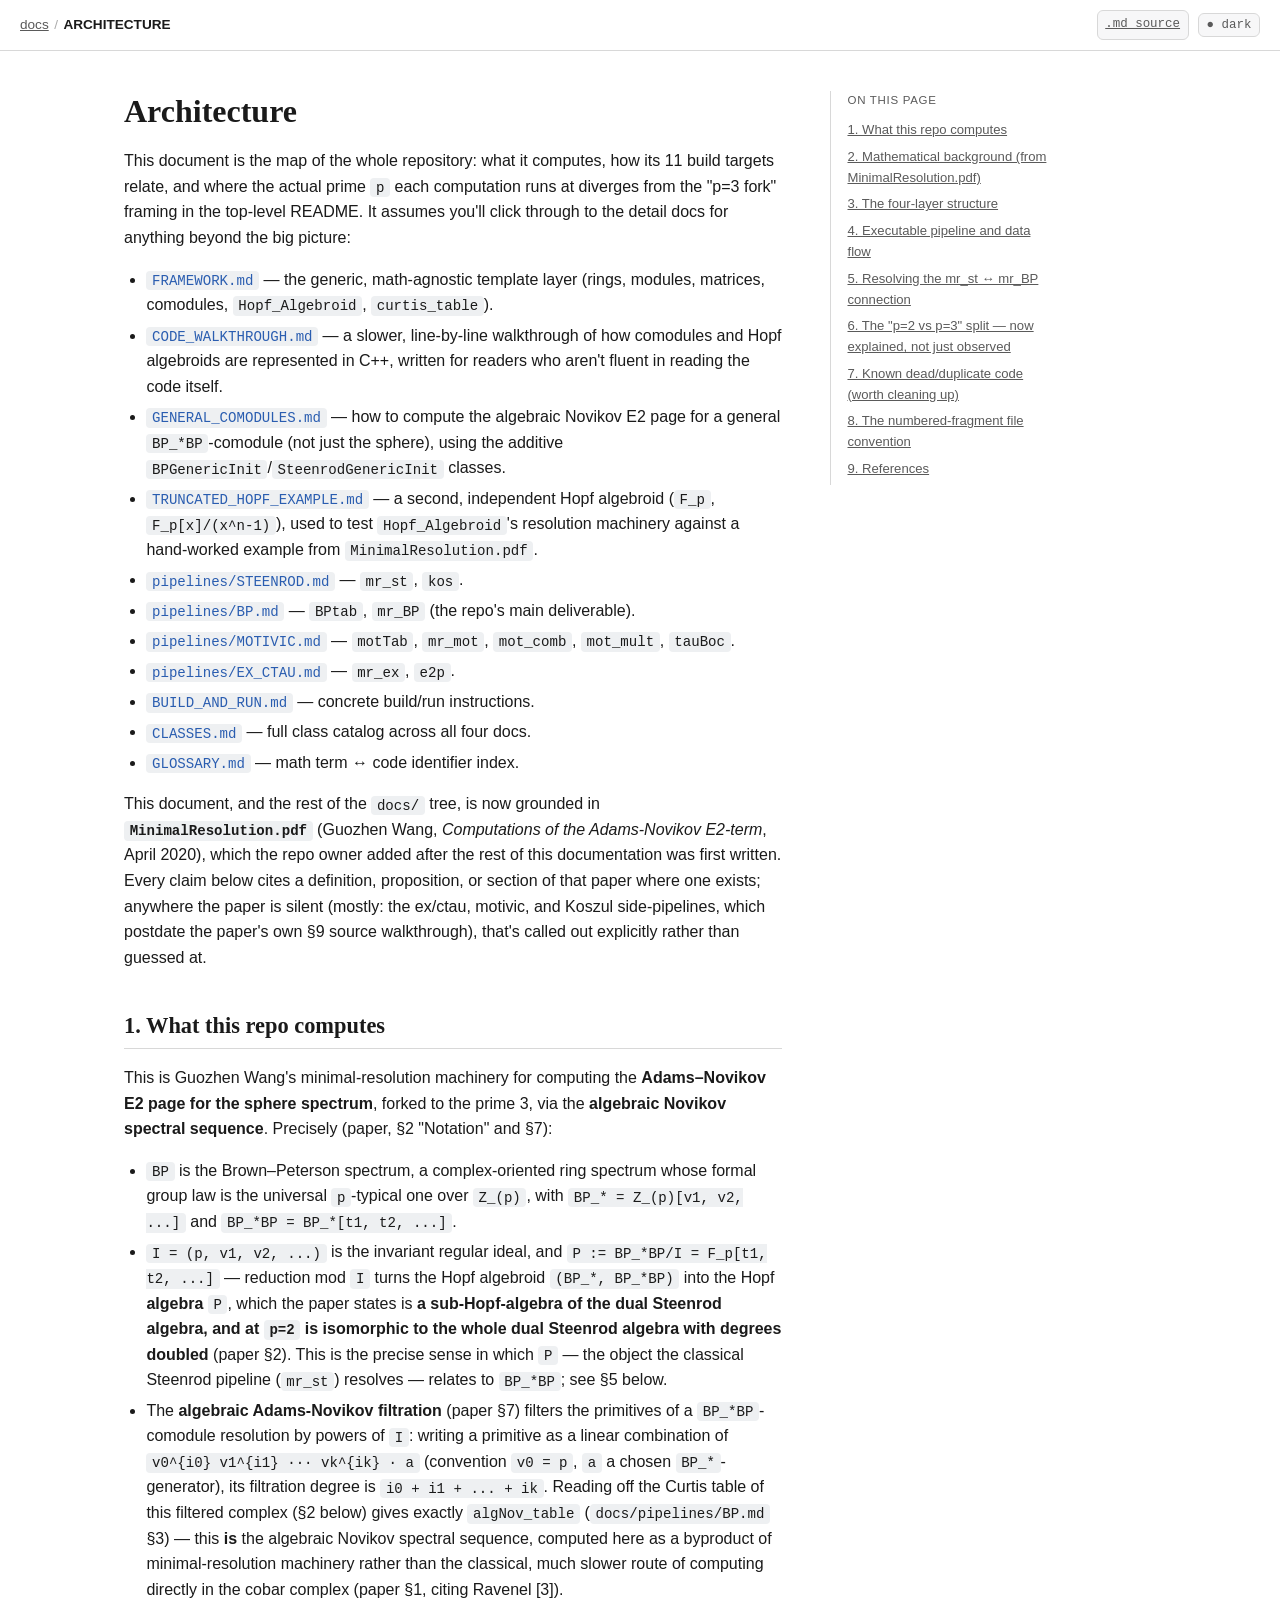
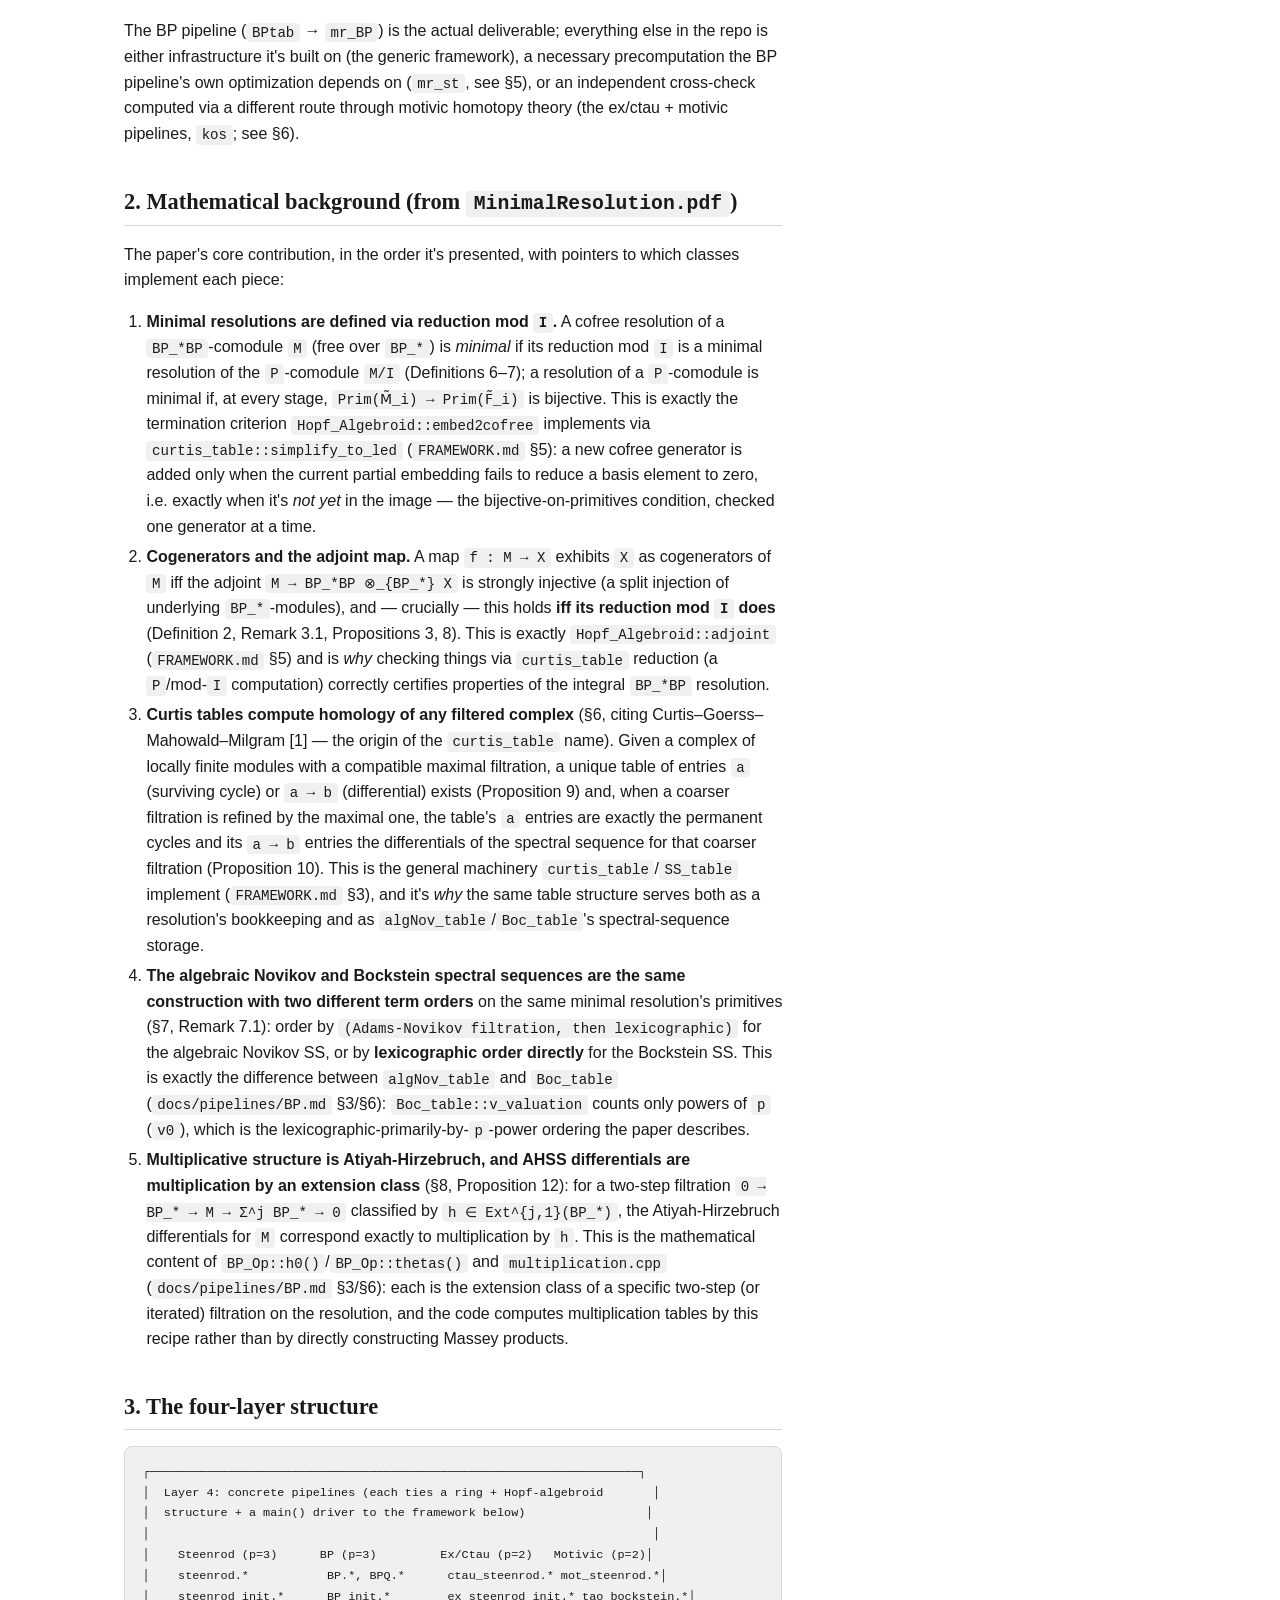
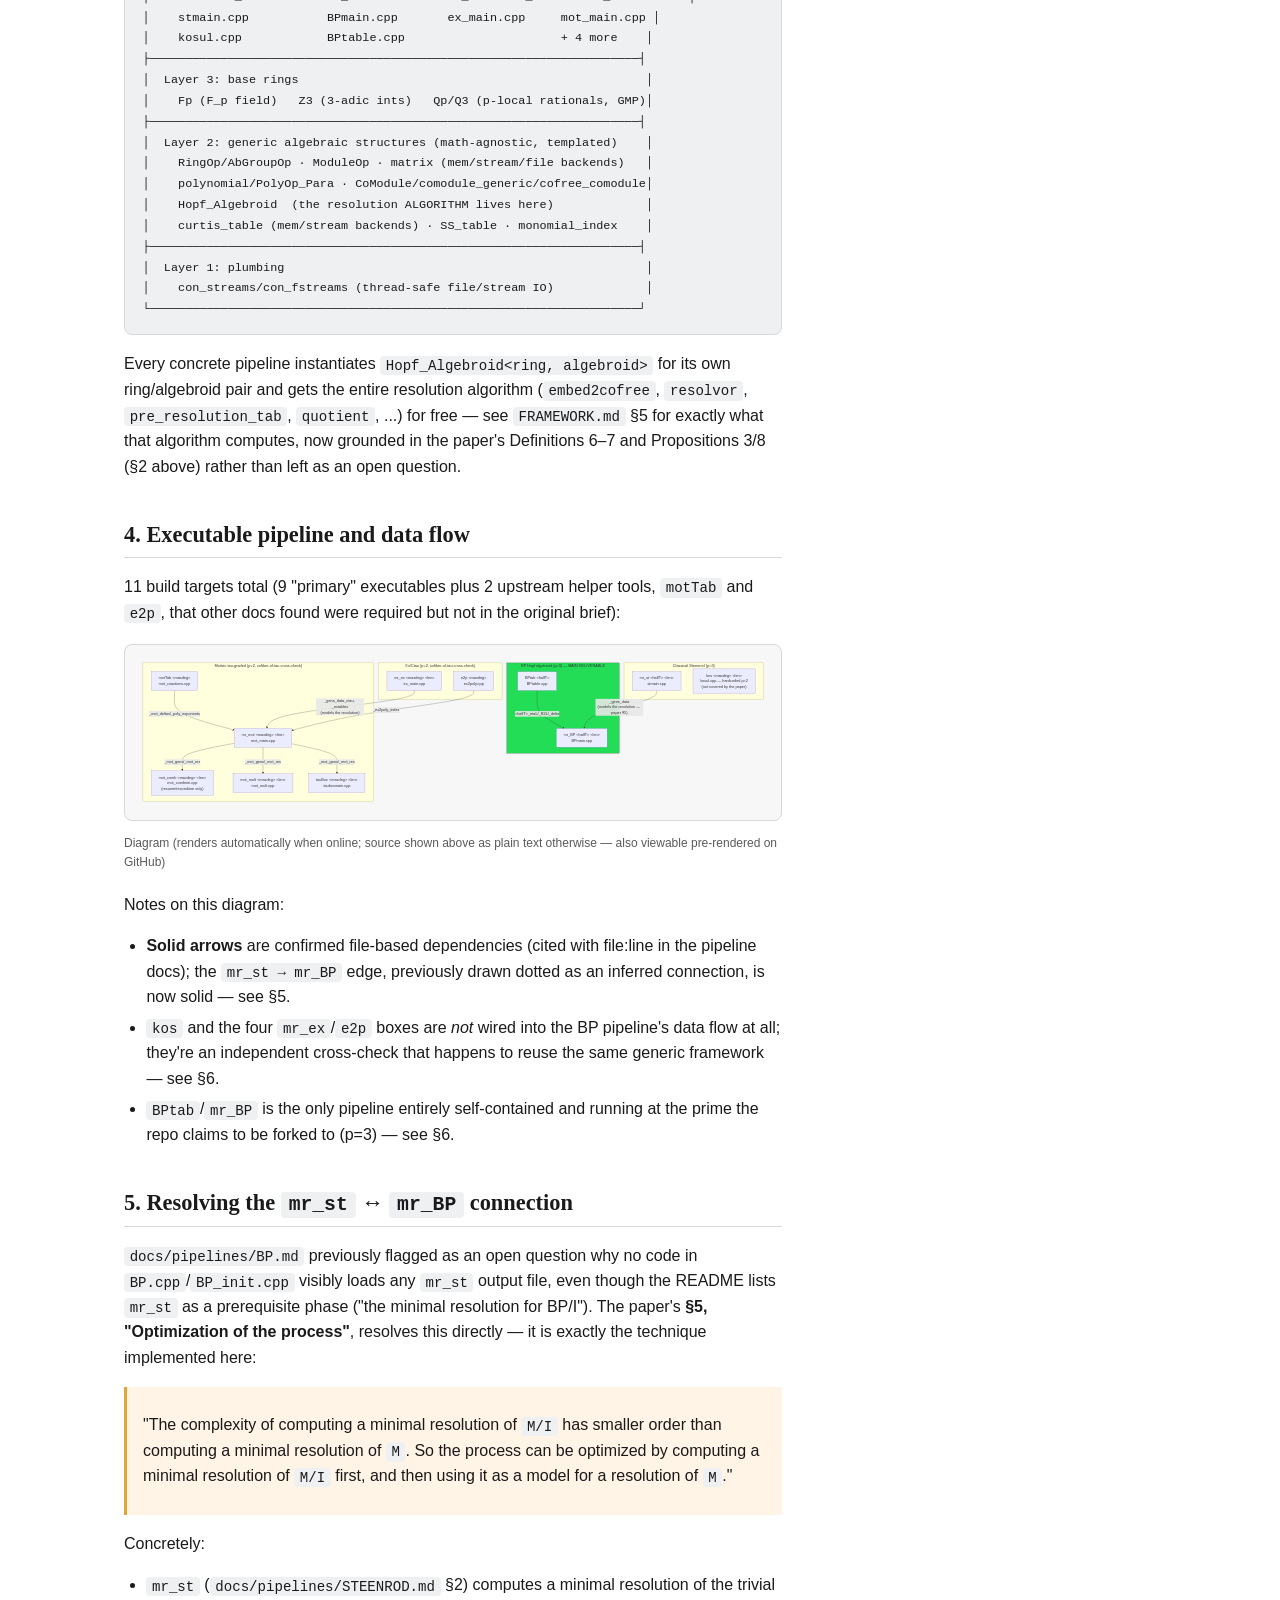
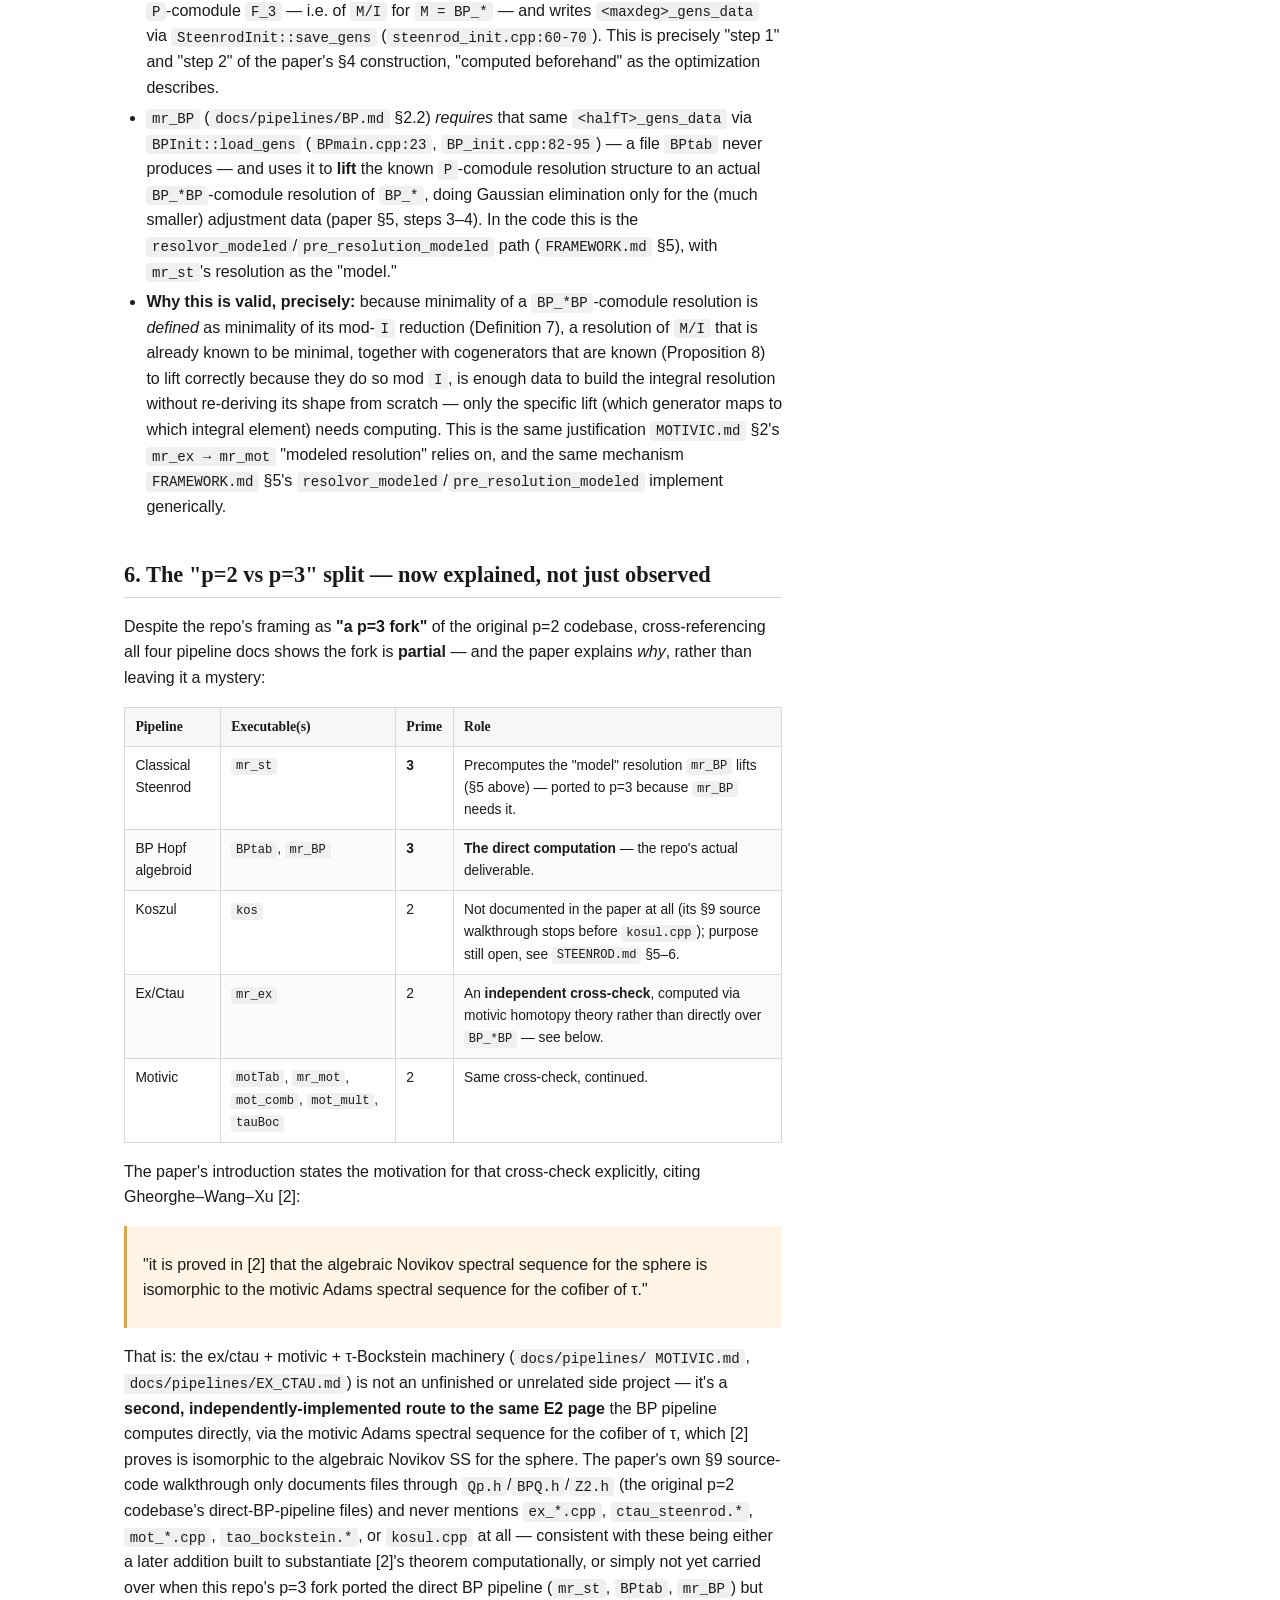
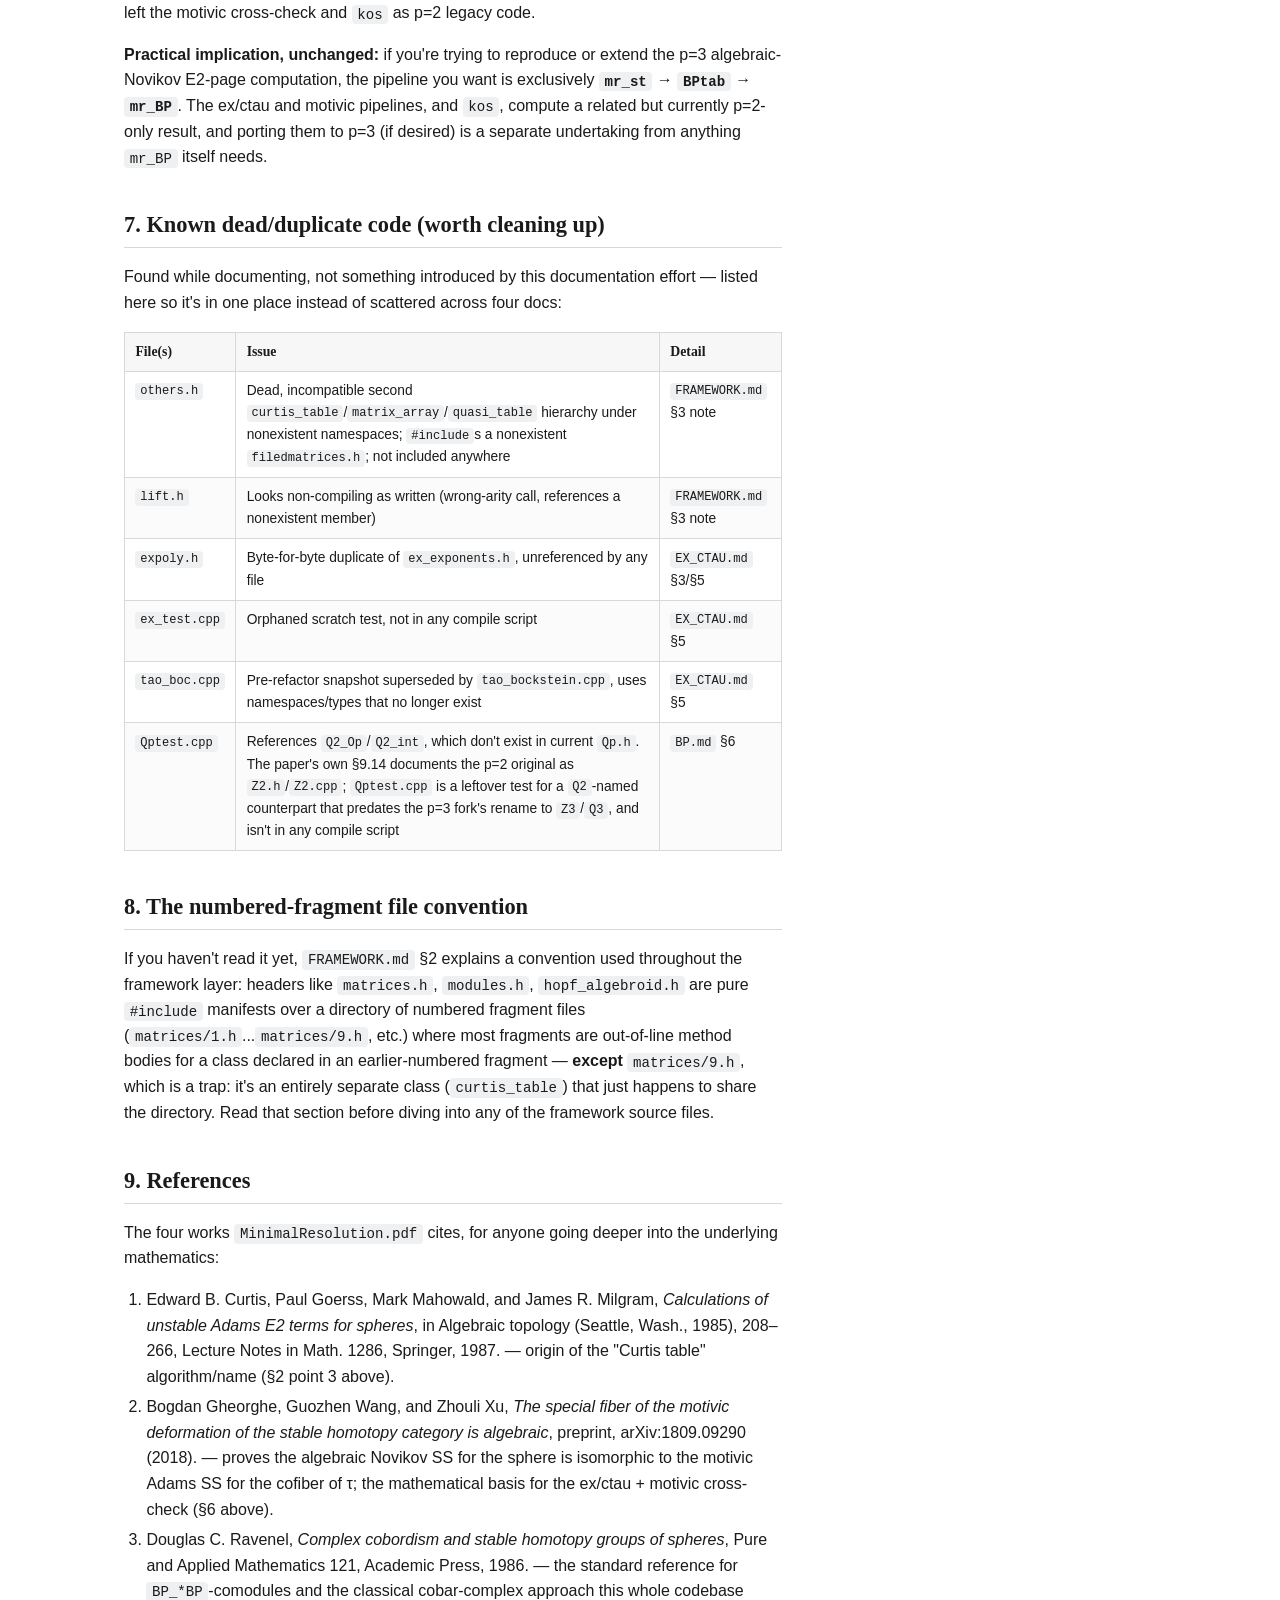
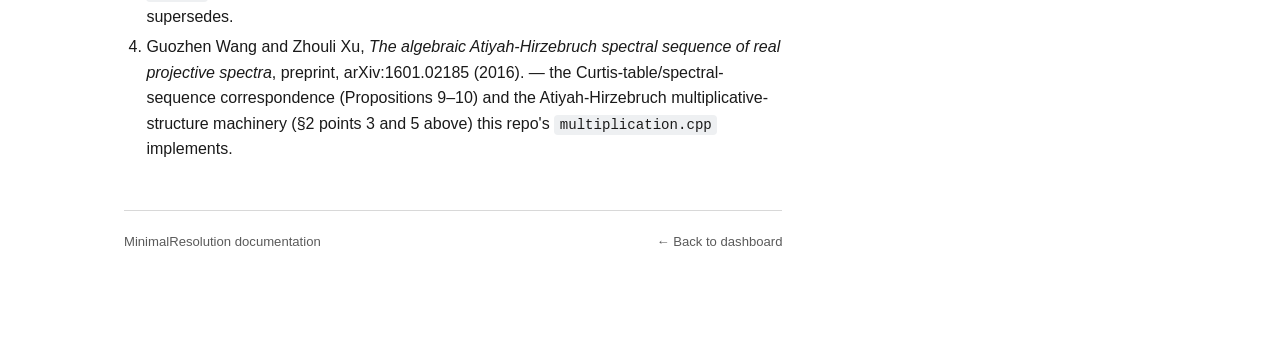
<file: docs/ARCHITECTURE.html>
<!doctype html>
<html lang="en">
<head>
<meta charset="utf-8">
<meta name="viewport" content="width=device-width, initial-scale=1">
<title>Architecture — MinimalResolution docs</title>
<link rel="stylesheet" href="./assets/style.css">
</head>
<body>
<div class="topbar">
  <div class="crumbs"><a href="./index.html">docs</a><span class="sep">/</span><span class="current">ARCHITECTURE</span></div>
  <div class="actions">
    <a class="src-link" href="ARCHITECTURE.md">.md source</a>
    <button class="theme-toggle" data-theme-toggle type="button">● dark</button>
  </div>
</div>
<div class="page-shell">
  <article>
<h1 id="architecture">Architecture<a class="heading-anchor" href="#architecture">#</a></h1>
<p>This document is the map of the whole repository: what it computes, how its
11 build targets relate, and where the actual prime <code>p</code> each computation runs
at diverges from the &quot;p=3 fork&quot; framing in the top-level README. It assumes
you&#39;ll click through to the detail docs for anything beyond the big picture:</p>
<ul>
<li><a href="FRAMEWORK.html"><code>FRAMEWORK.md</code></a> — the generic, math-agnostic template layer
(rings, modules, matrices, comodules, <code>Hopf_Algebroid</code>, <code>curtis_table</code>).</li>
<li><a href="CODE_WALKTHROUGH.html"><code>CODE_WALKTHROUGH.md</code></a> — a slower, line-by-line
walkthrough of how comodules and Hopf algebroids are represented in C++,
written for readers who aren&#39;t fluent in reading the code itself.</li>
<li><a href="GENERAL_COMODULES.html"><code>GENERAL_COMODULES.md</code></a> — how to compute the
algebraic Novikov E2 page for a general <code>BP_*BP</code>-comodule (not just the
sphere), using the additive <code>BPGenericInit</code>/<code>SteenrodGenericInit</code> classes.</li>
<li><a href="TRUNCATED_HOPF_EXAMPLE.html"><code>TRUNCATED_HOPF_EXAMPLE.md</code></a> — a second,
independent Hopf algebroid (<code>F_p</code>, <code>F_p[x]/(x^n-1)</code>), used to test
<code>Hopf_Algebroid</code>&#39;s resolution machinery against a hand-worked example
from <code>MinimalResolution.pdf</code>.</li>
<li><a href="pipelines/STEENROD.html"><code>pipelines/STEENROD.md</code></a> — <code>mr_st</code>, <code>kos</code>.</li>
<li><a href="pipelines/BP.html"><code>pipelines/BP.md</code></a> — <code>BPtab</code>, <code>mr_BP</code> (the repo&#39;s main deliverable).</li>
<li><a href="pipelines/MOTIVIC.html"><code>pipelines/MOTIVIC.md</code></a> — <code>motTab</code>, <code>mr_mot</code>, <code>mot_comb</code>, <code>mot_mult</code>, <code>tauBoc</code>.</li>
<li><a href="pipelines/EX_CTAU.html"><code>pipelines/EX_CTAU.md</code></a> — <code>mr_ex</code>, <code>e2p</code>.</li>
<li><a href="BUILD_AND_RUN.html"><code>BUILD_AND_RUN.md</code></a> — concrete build/run instructions.</li>
<li><a href="CLASSES.html"><code>CLASSES.md</code></a> — full class catalog across all four docs.</li>
<li><a href="GLOSSARY.html"><code>GLOSSARY.md</code></a> — math term ↔ code identifier index.</li>
</ul>
<p>This document, and the rest of the <code>docs/</code> tree, is now grounded in
<strong><code>MinimalResolution.pdf</code></strong> (Guozhen Wang, <em>Computations of the Adams-Novikov
E2-term</em>, April 2020), which the repo owner added after the rest of this
documentation was first written. Every claim below cites a definition,
proposition, or section of that paper where one exists; anywhere the paper
is silent (mostly: the ex/ctau, motivic, and Koszul side-pipelines, which
postdate the paper&#39;s own §9 source walkthrough), that&#39;s called out
explicitly rather than guessed at.</p>
<h2 id="1-what-this-repo-computes">1. What this repo computes<a class="heading-anchor" href="#1-what-this-repo-computes">#</a></h2>
<p>This is Guozhen Wang&#39;s minimal-resolution machinery for computing the
<strong>Adams–Novikov E2 page for the sphere spectrum</strong>, forked to the prime 3, via
the <strong>algebraic Novikov spectral sequence</strong>. Precisely (paper, §2 &quot;Notation&quot;
and §7):</p>
<ul>
<li><code>BP</code> is the Brown–Peterson spectrum, a complex-oriented ring spectrum whose
formal group law is the universal <code>p</code>-typical one over <code>Z_(p)</code>, with
<code>BP_* = Z_(p)[v1, v2, ...]</code> and <code>BP_*BP = BP_*[t1, t2, ...]</code>.</li>
<li><code>I = (p, v1, v2, ...)</code> is the invariant regular ideal, and
<code>P := BP_*BP/I = F_p[t1, t2, ...]</code> — reduction mod <code>I</code> turns the Hopf
algebroid <code>(BP_*, BP_*BP)</code> into the Hopf <strong>algebra</strong> <code>P</code>, which the paper
states is <strong>a sub-Hopf-algebra of the dual Steenrod algebra, and at <code>p=2</code>
is isomorphic to the whole dual Steenrod algebra with degrees doubled</strong>
(paper §2). This is the precise sense in which <code>P</code> — the object the
classical Steenrod pipeline (<code>mr_st</code>) resolves — relates to <code>BP_*BP</code>; see
§5 below.</li>
<li>The <strong>algebraic Adams-Novikov filtration</strong> (paper §7) filters the
primitives of a <code>BP_*BP</code>-comodule resolution by powers of <code>I</code>: writing
a primitive as a linear combination of <code>v0^{i0} v1^{i1} ··· vk^{ik} · a</code>
(convention <code>v0 = p</code>, <code>a</code> a chosen <code>BP_*</code>-generator), its filtration degree
is <code>i0 + i1 + ... + ik</code>. Reading off the Curtis table of this filtered
complex (§2 below) gives exactly <code>algNov_table</code> (<code>docs/pipelines/BP.md</code>
§3) — this <strong>is</strong> the algebraic Novikov spectral sequence, computed here
as a byproduct of minimal-resolution machinery rather than the classical,
much slower route of computing directly in the cobar complex (paper §1,
citing Ravenel [3]).</li>
</ul>
<p>The BP pipeline (<code>BPtab</code> → <code>mr_BP</code>) is the actual deliverable; everything
else in the repo is either infrastructure it&#39;s built on (the generic
framework), a necessary precomputation the BP pipeline&#39;s own optimization
depends on (<code>mr_st</code>, see §5), or an independent cross-check computed via a
different route through motivic homotopy theory (the ex/ctau + motivic
pipelines, <code>kos</code>; see §6).</p>
<h2 id="2-mathematical-background-from-minimalresolutionpdf">2. Mathematical background (from <code>MinimalResolution.pdf</code>)<a class="heading-anchor" href="#2-mathematical-background-from-minimalresolutionpdf">#</a></h2>
<p>The paper&#39;s core contribution, in the order it&#39;s presented, with pointers to
which classes implement each piece:</p>
<ol>
<li><strong>Minimal resolutions are defined via reduction mod <code>I</code>.</strong> A cofree
resolution of a <code>BP_*BP</code>-comodule <code>M</code> (free over <code>BP_*</code>) is <em>minimal</em> if
its reduction mod <code>I</code> is a minimal resolution of the <code>P</code>-comodule <code>M/I</code>
(Definitions 6–7); a resolution of a <code>P</code>-comodule is minimal if, at every
stage, <code>Prim(M̃_i) → Prim(F̃_i)</code> is bijective. This is exactly the
termination criterion <code>Hopf_Algebroid::embed2cofree</code> implements via
<code>curtis_table::simplify_to_led</code> (<code>FRAMEWORK.md</code> §5): a new cofree
generator is added only when the current partial embedding fails to
reduce a basis element to zero, i.e. exactly when it&#39;s <em>not yet</em> in the
image — the bijective-on-primitives condition, checked one generator at
a time.</li>
<li><strong>Cogenerators and the adjoint map.</strong> A map <code>f : M → X</code> exhibits <code>X</code> as
cogenerators of <code>M</code> iff the adjoint <code>M → BP_*BP ⊗_{BP_*} X</code> is strongly
injective (a split injection of underlying <code>BP_*</code>-modules), and — crucially
— this holds <strong>iff its reduction mod <code>I</code> does</strong> (Definition 2, Remark 3.1,
Propositions 3, 8). This is exactly <code>Hopf_Algebroid::adjoint</code>
(<code>FRAMEWORK.md</code> §5) and is <em>why</em> checking things via <code>curtis_table</code>
reduction (a <code>P</code>/mod-<code>I</code> computation) correctly certifies properties of
the integral <code>BP_*BP</code> resolution.</li>
<li><strong>Curtis tables compute homology of any filtered complex</strong> (§6, citing
Curtis–Goerss–Mahowald–Milgram [1] — the origin of the <code>curtis_table</code>
name). Given a complex of locally finite modules with a compatible
maximal filtration, a unique table of entries <code>a</code> (surviving cycle) or
<code>a → b</code> (differential) exists (Proposition 9) and, when a coarser
filtration is refined by the maximal one, the table&#39;s <code>a</code> entries are
exactly the permanent cycles and its <code>a → b</code> entries the differentials of
the spectral sequence for that coarser filtration (Proposition 10). This
is the general machinery <code>curtis_table</code>/<code>SS_table</code> implement
(<code>FRAMEWORK.md</code> §3), and it&#39;s <em>why</em> the same table structure serves both
as a resolution&#39;s bookkeeping and as <code>algNov_table</code>/<code>Boc_table</code>&#39;s
spectral-sequence storage.</li>
<li><strong>The algebraic Novikov and Bockstein spectral sequences are the same
construction with two different term orders</strong> on the same minimal
resolution&#39;s primitives (§7, Remark 7.1): order by
<code>(Adams-Novikov filtration, then lexicographic)</code> for the algebraic
Novikov SS, or by <strong>lexicographic order directly</strong> for the Bockstein SS.
This is exactly the difference between <code>algNov_table</code> and <code>Boc_table</code>
(<code>docs/pipelines/BP.md</code> §3/§6): <code>Boc_table::v_valuation</code> counts only
powers of <code>p</code> (<code>v0</code>), which is the lexicographic-primarily-by-<code>p</code>-power
ordering the paper describes.</li>
<li><strong>Multiplicative structure is Atiyah-Hirzebruch, and AHSS differentials
are multiplication by an extension class</strong> (§8, Proposition 12): for a
two-step filtration <code>0 → BP_* → M → Σ^j BP_* → 0</code> classified by
<code>h ∈ Ext^{j,1}(BP_*)</code>, the Atiyah-Hirzebruch differentials for <code>M</code>
correspond exactly to multiplication by <code>h</code>. This is the mathematical
content of <code>BP_Op::h0()</code>/<code>BP_Op::thetas()</code> and <code>multiplication.cpp</code>
(<code>docs/pipelines/BP.md</code> §3/§6): each is the extension class of a specific
two-step (or iterated) filtration on the resolution, and the code
computes multiplication tables by this recipe rather than by directly
constructing Massey products.</li>
</ol>
<h2 id="3-the-four-layer-structure">3. The four-layer structure<a class="heading-anchor" href="#3-the-four-layer-structure">#</a></h2>
<pre><code>┌─────────────────────────────────────────────────────────────────────┐
│  Layer 4: concrete pipelines (each ties a ring + Hopf-algebroid       │
│  structure + a main() driver to the framework below)                 │
│                                                                       │
│    Steenrod (p=3)      BP (p=3)         Ex/Ctau (p=2)   Motivic (p=2)│
│    steenrod.*           BP.*, BPQ.*      ctau_steenrod.* mot_steenrod.*│
│    steenrod_init.*      BP_init.*        ex_steenrod_init.* tao_bockstein.*│
│    stmain.cpp           BPmain.cpp       ex_main.cpp     mot_main.cpp │
│    kosul.cpp            BPtable.cpp                      + 4 more    │
├─────────────────────────────────────────────────────────────────────┤
│  Layer 3: base rings                                                 │
│    Fp (F_p field)   Z3 (3-adic ints)   Qp/Q3 (p-local rationals, GMP)│
├─────────────────────────────────────────────────────────────────────┤
│  Layer 2: generic algebraic structures (math-agnostic, templated)    │
│    RingOp/AbGroupOp · ModuleOp · matrix (mem/stream/file backends)   │
│    polynomial/PolyOp_Para · CoModule/comodule_generic/cofree_comodule│
│    Hopf_Algebroid  (the resolution ALGORITHM lives here)             │
│    curtis_table (mem/stream backends) · SS_table · monomial_index    │
├─────────────────────────────────────────────────────────────────────┤
│  Layer 1: plumbing                                                   │
│    con_streams/con_fstreams (thread-safe file/stream IO)             │
└─────────────────────────────────────────────────────────────────────┘</code></pre>
<p>Every concrete pipeline instantiates <code>Hopf_Algebroid&lt;ring, algebroid&gt;</code> for
its own ring/algebroid pair and gets the entire resolution algorithm
(<code>embed2cofree</code>, <code>resolvor</code>, <code>pre_resolution_tab</code>, <code>quotient</code>, ...) for free —
see <code>FRAMEWORK.md</code> §5 for exactly what that algorithm computes, now grounded
in the paper&#39;s Definitions 6–7 and Propositions 3/8 (§2 above) rather than
left as an open question.</p>
<h2 id="4-executable-pipeline-and-data-flow">4. Executable pipeline and data flow<a class="heading-anchor" href="#4-executable-pipeline-and-data-flow">#</a></h2>
<p>11 build targets total (9 &quot;primary&quot; executables plus 2 upstream helper tools,
<code>motTab</code> and <code>e2p</code>, that other docs found were required but not in the
original brief):</p>
<div class="mermaid-wrap"><pre class="mermaid">flowchart TB
    subgraph Steenrod["Classical Steenrod (p=3)"]
        mrst["mr_st &amp;lt;halfT&amp;gt; &amp;lt;len&amp;gt;&lt;br/&gt;stmain.cpp"]
        kos["kos &amp;lt;maxdeg&amp;gt; &amp;lt;len&amp;gt;&lt;br/&gt;kosul.cpp — hardcoded p=2&lt;br/&gt;(not covered by the paper)"]
    end

    subgraph BP["BP Hopf algebroid (p=3) — MAIN DELIVERABLE"]
        bptab["BPtab &amp;lt;halfT&amp;gt;&lt;br/&gt;BPtable.cpp"]
        mrbp["mr_BP &amp;lt;halfT&amp;gt; &amp;lt;len&amp;gt;&lt;br/&gt;BPmain.cpp"]
        bptab --&gt;|"&amp;lt;halfT&amp;gt;_etaL/_R2L/_delta"| mrbp
    end

    subgraph ExCtau["Ex/Ctau (p=2, cofiber-of-tau cross-check)"]
        mrex["mr_ex &amp;lt;maxdeg&amp;gt; &amp;lt;len&amp;gt;&lt;br/&gt;ex_main.cpp"]
        e2p["e2p &amp;lt;maxdeg&amp;gt;&lt;br/&gt;ex2poly.cpp"]
    end

    subgraph Motivic["Motivic tau-graded (p=2, cofiber-of-tau cross-check)"]
        mottab["motTab &amp;lt;maxdeg&amp;gt;&lt;br/&gt;mot_coactions.cpp"]
        mrmot["mr_mot &amp;lt;maxdeg&amp;gt; &amp;lt;len&amp;gt;&lt;br/&gt;mot_main.cpp"]
        motcomb["mot_comb &amp;lt;maxdeg&amp;gt; &amp;lt;len&amp;gt;&lt;br/&gt;mot_combine.cpp&lt;br/&gt;(resume/recombine only)"]
        motmult["mot_mult &amp;lt;maxdeg&amp;gt; &amp;lt;len&amp;gt;&lt;br/&gt;mot_mult.cpp"]
        taub["tauBoc &amp;lt;maxdeg&amp;gt; &amp;lt;len&amp;gt;&lt;br/&gt;taubocmain.cpp"]
        mottab --&gt;|"_mot_deltas/_poly_exponents"| mrmot
        mrmot --&gt;|"_mot_gens/_mot_res"| motcomb
        mrmot --&gt;|"_mot_gens/_mot_res"| motmult
        mrmot --&gt;|"_mot_gens/_mot_res"| taub
    end

    mrex --&gt;|"_gens_data_ctau, _extables&lt;br/&gt;(models the resolution)"| mrmot
    e2p --&gt;|"_ex2poly_index"| mrmot

    mrst --&gt;|"_gens_data&lt;br/&gt;(models the resolution — paper §5)"| mrbp

    style BP fill:#2d5,stroke:#333</pre><div class="mermaid-fallback-note">Diagram (renders automatically when online; source shown above as plain text otherwise — also viewable pre-rendered on GitHub)</div></div>
<p>Notes on this diagram:</p>
<ul>
<li><strong>Solid arrows</strong> are confirmed file-based dependencies (cited with
file:line in the pipeline docs); the <code>mr_st → mr_BP</code> edge, previously
drawn dotted as an inferred connection, is now solid — see §5.</li>
<li><code>kos</code> and the four <code>mr_ex</code>/<code>e2p</code> boxes are <em>not</em> wired into the BP
pipeline&#39;s data flow at all; they&#39;re an independent cross-check that
happens to reuse the same generic framework — see §6.</li>
<li><code>BPtab</code>/<code>mr_BP</code> is the only pipeline entirely self-contained and running at
the prime the repo claims to be forked to (p=3) — see §6.</li>
</ul>
<h2 id="5-resolving-the-mr_st-mr_bp-connection">5. Resolving the <code>mr_st</code> ↔ <code>mr_BP</code> connection<a class="heading-anchor" href="#5-resolving-the-mr_st-mr_bp-connection">#</a></h2>
<p><code>docs/pipelines/BP.md</code> previously flagged as an open question why no code in
<code>BP.cpp</code>/<code>BP_init.cpp</code> visibly loads any <code>mr_st</code> output file, even though the
README lists <code>mr_st</code> as a prerequisite phase (&quot;the minimal resolution for
BP/I&quot;). The paper&#39;s <strong>§5, &quot;Optimization of the process&quot;</strong>, resolves this
directly — it is exactly the technique implemented here:</p>
<blockquote>
<p>&quot;The complexity of computing a minimal resolution of <code>M/I</code> has smaller
order than computing a minimal resolution of <code>M</code>. So the process can be
optimized by computing a minimal resolution of <code>M/I</code> first, and then using
it as a model for a resolution of <code>M</code>.&quot;</p>
</blockquote>
<p>Concretely:</p>
<ul>
<li><code>mr_st</code> (<code>docs/pipelines/STEENROD.md</code> §2) computes a minimal resolution of
the trivial <code>P</code>-comodule <code>F_3</code> — i.e. of <code>M/I</code> for <code>M = BP_*</code> — and writes
<code>&lt;maxdeg&gt;_gens_data</code> via <code>SteenrodInit::save_gens</code> (<code>steenrod_init.cpp:60-70</code>).
This is precisely &quot;step 1&quot; and &quot;step 2&quot; of the paper&#39;s §4 construction,
&quot;computed beforehand&quot; as the optimization describes.</li>
<li><code>mr_BP</code> (<code>docs/pipelines/BP.md</code> §2.2) <em>requires</em> that same
<code>&lt;halfT&gt;_gens_data</code> via <code>BPInit::load_gens</code> (<code>BPmain.cpp:23</code>,
<code>BP_init.cpp:82-95</code>) — a file <code>BPtab</code> never produces — and uses it to
<strong>lift</strong> the known <code>P</code>-comodule resolution structure to an actual
<code>BP_*BP</code>-comodule resolution of <code>BP_*</code>, doing Gaussian elimination only for
the (much smaller) adjustment data (paper §5, steps 3–4). In the code this
is the <code>resolvor_modeled</code>/<code>pre_resolution_modeled</code> path
(<code>FRAMEWORK.md</code> §5), with <code>mr_st</code>&#39;s resolution as the &quot;model.&quot;</li>
<li><strong>Why this is valid, precisely:</strong> because minimality of a <code>BP_*BP</code>-comodule
resolution is <em>defined</em> as minimality of its mod-<code>I</code> reduction (Definition
7), a resolution of <code>M/I</code> that is already known to be minimal, together
with cogenerators that are known (Proposition 8) to lift correctly because
they do so mod <code>I</code>, is enough data to build the integral resolution
without re-deriving its shape from scratch — only the specific lift (which
generator maps to which integral element) needs computing. This is the
same justification <code>MOTIVIC.md</code> §2&#39;s <code>mr_ex → mr_mot</code> &quot;modeled resolution&quot;
relies on, and the same mechanism <code>FRAMEWORK.md</code> §5&#39;s
<code>resolvor_modeled</code>/<code>pre_resolution_modeled</code> implement generically.</li>
</ul>
<h2 id="6-the-p2-vs-p3-split-now-explained-not-just-observed">6. The &quot;p=2 vs p=3&quot; split — now explained, not just observed<a class="heading-anchor" href="#6-the-p2-vs-p3-split-now-explained-not-just-observed">#</a></h2>
<p>Despite the repo&#39;s framing as <strong>&quot;a p=3 fork&quot;</strong> of the original p=2 codebase,
cross-referencing all four pipeline docs shows the fork is <strong>partial</strong> — and
the paper explains <em>why</em>, rather than leaving it a mystery:</p>
<div class="table-wrap"><table>
<thead><tr>
<th>Pipeline</th>
<th>Executable(s)</th>
<th>Prime</th>
<th>Role</th>
</tr>
</thead>
<tbody><tr>
<td>Classical Steenrod</td>
<td><code>mr_st</code></td>
<td><strong>3</strong></td>
<td>Precomputes the &quot;model&quot; resolution <code>mr_BP</code> lifts (§5 above) — ported to p=3 because <code>mr_BP</code> needs it.</td>
</tr>
<tr>
<td>BP Hopf algebroid</td>
<td><code>BPtab</code>, <code>mr_BP</code></td>
<td><strong>3</strong></td>
<td><strong>The direct computation</strong> — the repo&#39;s actual deliverable.</td>
</tr>
<tr>
<td>Koszul</td>
<td><code>kos</code></td>
<td>2</td>
<td>Not documented in the paper at all (its §9 source walkthrough stops before <code>kosul.cpp</code>); purpose still open, see <code>STEENROD.md</code> §5–6.</td>
</tr>
<tr>
<td>Ex/Ctau</td>
<td><code>mr_ex</code></td>
<td>2</td>
<td>An <strong>independent cross-check</strong>, computed via motivic homotopy theory rather than directly over <code>BP_*BP</code> — see below.</td>
</tr>
<tr>
<td>Motivic</td>
<td><code>motTab</code>, <code>mr_mot</code>, <code>mot_comb</code>, <code>mot_mult</code>, <code>tauBoc</code></td>
<td>2</td>
<td>Same cross-check, continued.</td>
</tr>
</tbody>
</table></div>
<p>The paper&#39;s introduction states the motivation for that cross-check
explicitly, citing Gheorghe–Wang–Xu [2]:</p>
<blockquote>
<p>&quot;it is proved in [2] that the algebraic Novikov spectral sequence for the
sphere is isomorphic to the motivic Adams spectral sequence for the
cofiber of τ.&quot;</p>
</blockquote>
<p>That is: the ex/ctau + motivic + τ-Bockstein machinery (<code>docs/pipelines/ MOTIVIC.md</code>, <code>docs/pipelines/EX_CTAU.md</code>) is not an unfinished or unrelated
side project — it&#39;s a <strong>second, independently-implemented route to the same
E2 page</strong> the BP pipeline computes directly, via the motivic Adams spectral
sequence for the cofiber of τ, which [2] proves is isomorphic to the
algebraic Novikov SS for the sphere. The paper&#39;s own §9 source-code
walkthrough only documents files through <code>Qp.h</code>/<code>BPQ.h</code>/<code>Z2.h</code> (the original
p=2 codebase&#39;s direct-BP-pipeline files) and never mentions <code>ex_*.cpp</code>,
<code>ctau_steenrod.*</code>, <code>mot_*.cpp</code>, <code>tao_bockstein.*</code>, or <code>kosul.cpp</code> at all —
consistent with these being either a later addition built to substantiate
[2]&#39;s theorem computationally, or simply not yet carried over when this
repo&#39;s p=3 fork ported the direct BP pipeline (<code>mr_st</code>, <code>BPtab</code>, <code>mr_BP</code>)
but left the motivic cross-check and <code>kos</code> as p=2 legacy code.</p>
<p><strong>Practical implication, unchanged:</strong> if you&#39;re trying to reproduce or
extend the p=3 algebraic-Novikov E2-page computation, the pipeline you want
is exclusively <strong><code>mr_st</code> → <code>BPtab</code> → <code>mr_BP</code></strong>. The ex/ctau and motivic
pipelines, and <code>kos</code>, compute a related but currently p=2-only result, and
porting them to p=3 (if desired) is a separate undertaking from anything
<code>mr_BP</code> itself needs.</p>
<h2 id="7-known-deadduplicate-code-worth-cleaning-up">7. Known dead/duplicate code (worth cleaning up)<a class="heading-anchor" href="#7-known-deadduplicate-code-worth-cleaning-up">#</a></h2>
<p>Found while documenting, not something introduced by this documentation
effort — listed here so it&#39;s in one place instead of scattered across four
docs:</p>
<div class="table-wrap"><table>
<thead><tr>
<th>File(s)</th>
<th>Issue</th>
<th>Detail</th>
</tr>
</thead>
<tbody><tr>
<td><code>others.h</code></td>
<td>Dead, incompatible second <code>curtis_table</code>/<code>matrix_array</code>/<code>quasi_table</code> hierarchy under nonexistent namespaces; <code>#include</code>s a nonexistent <code>filedmatrices.h</code>; not included anywhere</td>
<td><code>FRAMEWORK.md</code> §3 note</td>
</tr>
<tr>
<td><code>lift.h</code></td>
<td>Looks non-compiling as written (wrong-arity call, references a nonexistent member)</td>
<td><code>FRAMEWORK.md</code> §3 note</td>
</tr>
<tr>
<td><code>expoly.h</code></td>
<td>Byte-for-byte duplicate of <code>ex_exponents.h</code>, unreferenced by any file</td>
<td><code>EX_CTAU.md</code> §3/§5</td>
</tr>
<tr>
<td><code>ex_test.cpp</code></td>
<td>Orphaned scratch test, not in any compile script</td>
<td><code>EX_CTAU.md</code> §5</td>
</tr>
<tr>
<td><code>tao_boc.cpp</code></td>
<td>Pre-refactor snapshot superseded by <code>tao_bockstein.cpp</code>, uses namespaces/types that no longer exist</td>
<td><code>EX_CTAU.md</code> §5</td>
</tr>
<tr>
<td><code>Qptest.cpp</code></td>
<td>References <code>Q2_Op</code>/<code>Q2_int</code>, which don&#39;t exist in current <code>Qp.h</code>. The paper&#39;s own §9.14 documents the p=2 original as <code>Z2.h</code>/<code>Z2.cpp</code>; <code>Qptest.cpp</code> is a leftover test for a <code>Q2</code>-named counterpart that predates the p=3 fork&#39;s rename to <code>Z3</code>/<code>Q3</code>, and isn&#39;t in any compile script</td>
<td><code>BP.md</code> §6</td>
</tr>
</tbody>
</table></div>
<h2 id="8-the-numbered-fragment-file-convention">8. The numbered-fragment file convention<a class="heading-anchor" href="#8-the-numbered-fragment-file-convention">#</a></h2>
<p>If you haven&#39;t read it yet, <code>FRAMEWORK.md</code> §2 explains a convention used
throughout the framework layer: headers like <code>matrices.h</code>, <code>modules.h</code>,
<code>hopf_algebroid.h</code> are pure <code>#include</code> manifests over a directory of
numbered fragment files (<code>matrices/1.h</code>...<code>matrices/9.h</code>, etc.) where most
fragments are out-of-line method bodies for a class declared in an
earlier-numbered fragment — <strong>except</strong> <code>matrices/9.h</code>, which is a trap: it&#39;s
an entirely separate class (<code>curtis_table</code>) that just happens to share the
directory. Read that section before diving into any of the framework
source files.</p>
<h2 id="9-references">9. References<a class="heading-anchor" href="#9-references">#</a></h2>
<p>The four works <code>MinimalResolution.pdf</code> cites, for anyone going deeper into
the underlying mathematics:</p>
<ol>
<li>Edward B. Curtis, Paul Goerss, Mark Mahowald, and James R. Milgram,
<em>Calculations of unstable Adams E2 terms for spheres</em>, in Algebraic
topology (Seattle, Wash., 1985), 208–266, Lecture Notes in Math. 1286,
Springer, 1987. — origin of the &quot;Curtis table&quot; algorithm/name (§2 point 3
above).</li>
<li>Bogdan Gheorghe, Guozhen Wang, and Zhouli Xu, <em>The special fiber of the
motivic deformation of the stable homotopy category is algebraic</em>,
preprint, arXiv:1809.09290 (2018). — proves the algebraic Novikov SS for
the sphere is isomorphic to the motivic Adams SS for the cofiber of τ;
the mathematical basis for the ex/ctau + motivic cross-check (§6 above).</li>
<li>Douglas C. Ravenel, <em>Complex cobordism and stable homotopy groups of
spheres</em>, Pure and Applied Mathematics 121, Academic Press, 1986. — the
standard reference for <code>BP_*BP</code>-comodules and the classical cobar-complex
approach this whole codebase supersedes.</li>
<li>Guozhen Wang and Zhouli Xu, <em>The algebraic Atiyah-Hirzebruch spectral
sequence of real projective spectra</em>, preprint, arXiv:1601.02185 (2016).
— the Curtis-table/spectral-sequence correspondence (Propositions 9–10)
and the Atiyah-Hirzebruch multiplicative-structure machinery (§2 points 3
and 5 above) this repo&#39;s <code>multiplication.cpp</code> implements.</li>
</ol>

  <footer class="page-footer">
    <span>MinimalResolution documentation</span>
    <a href="./index.html">&larr; Back to dashboard</a>
  </footer>
  </article>
  <nav id="toc" aria-label="Table of contents"></nav>
</div>
<script src="./assets/page.js"></script>
</body>
</html>
</file>
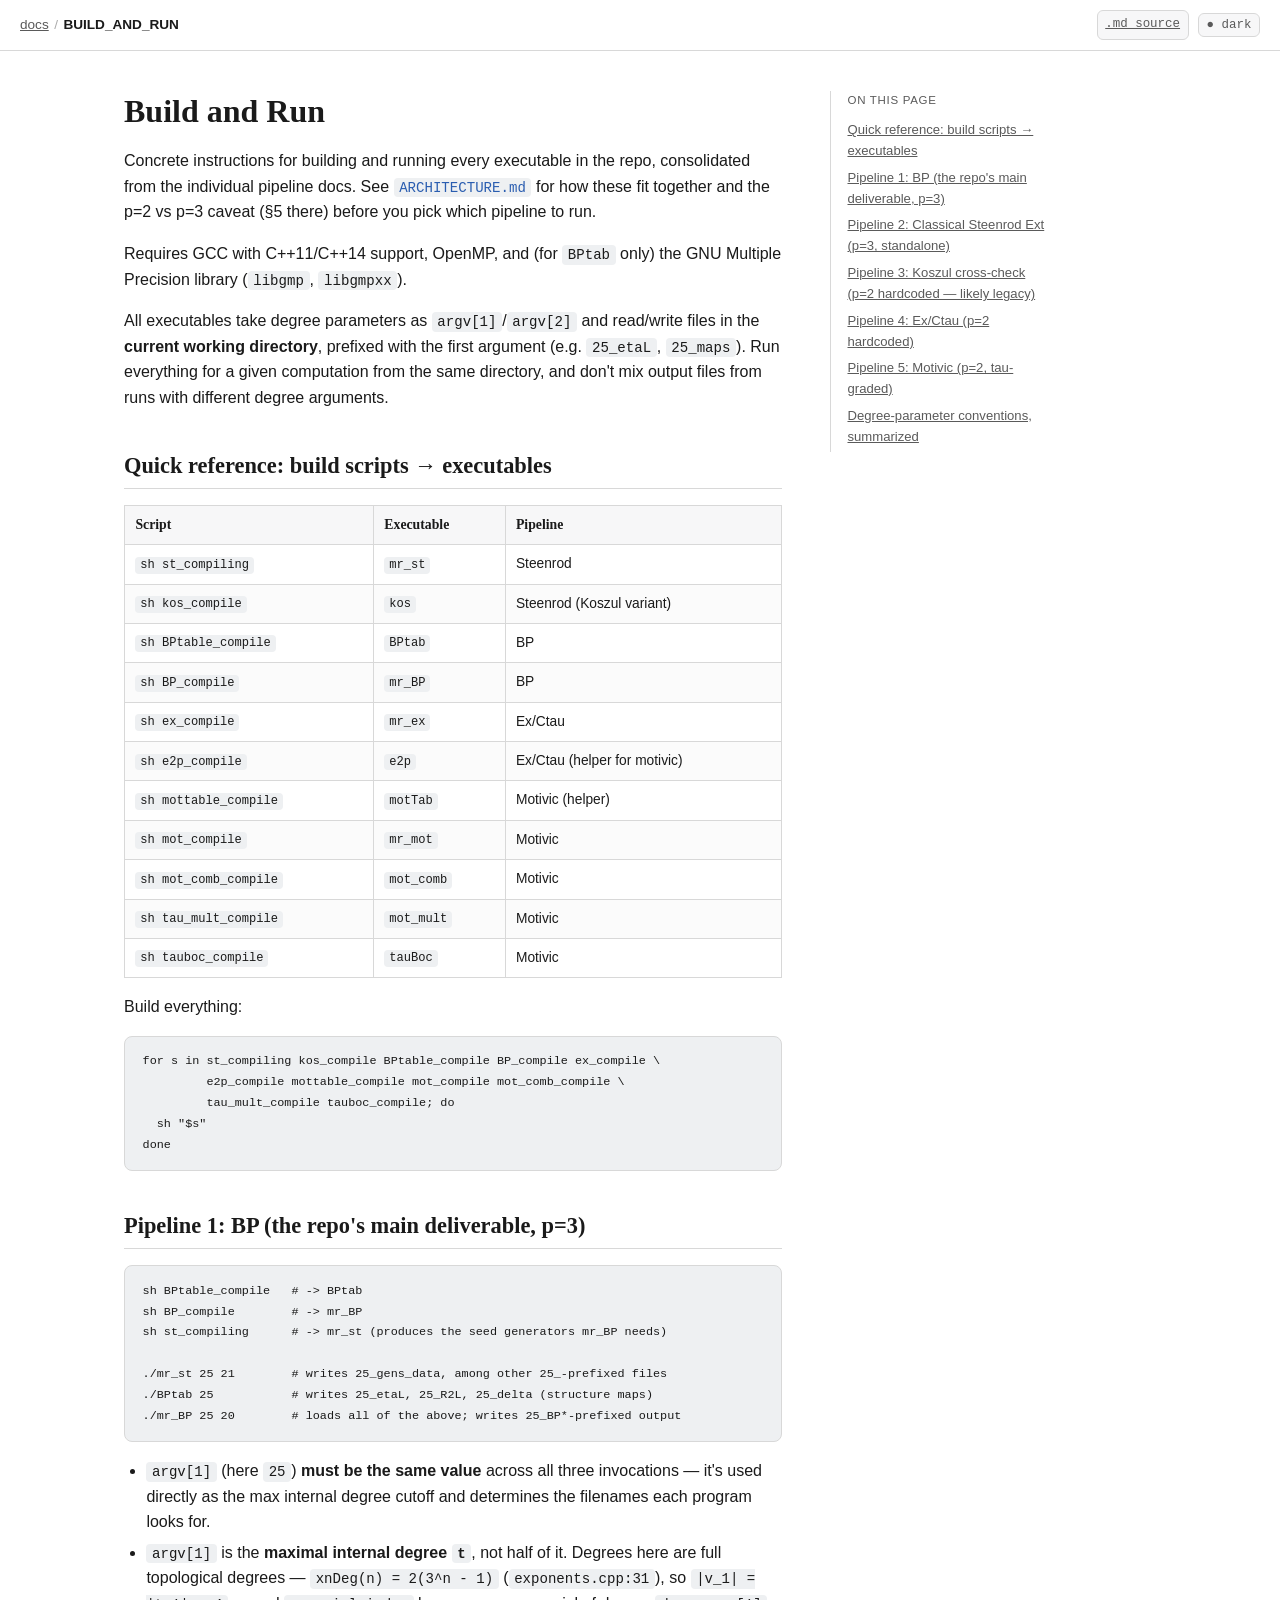
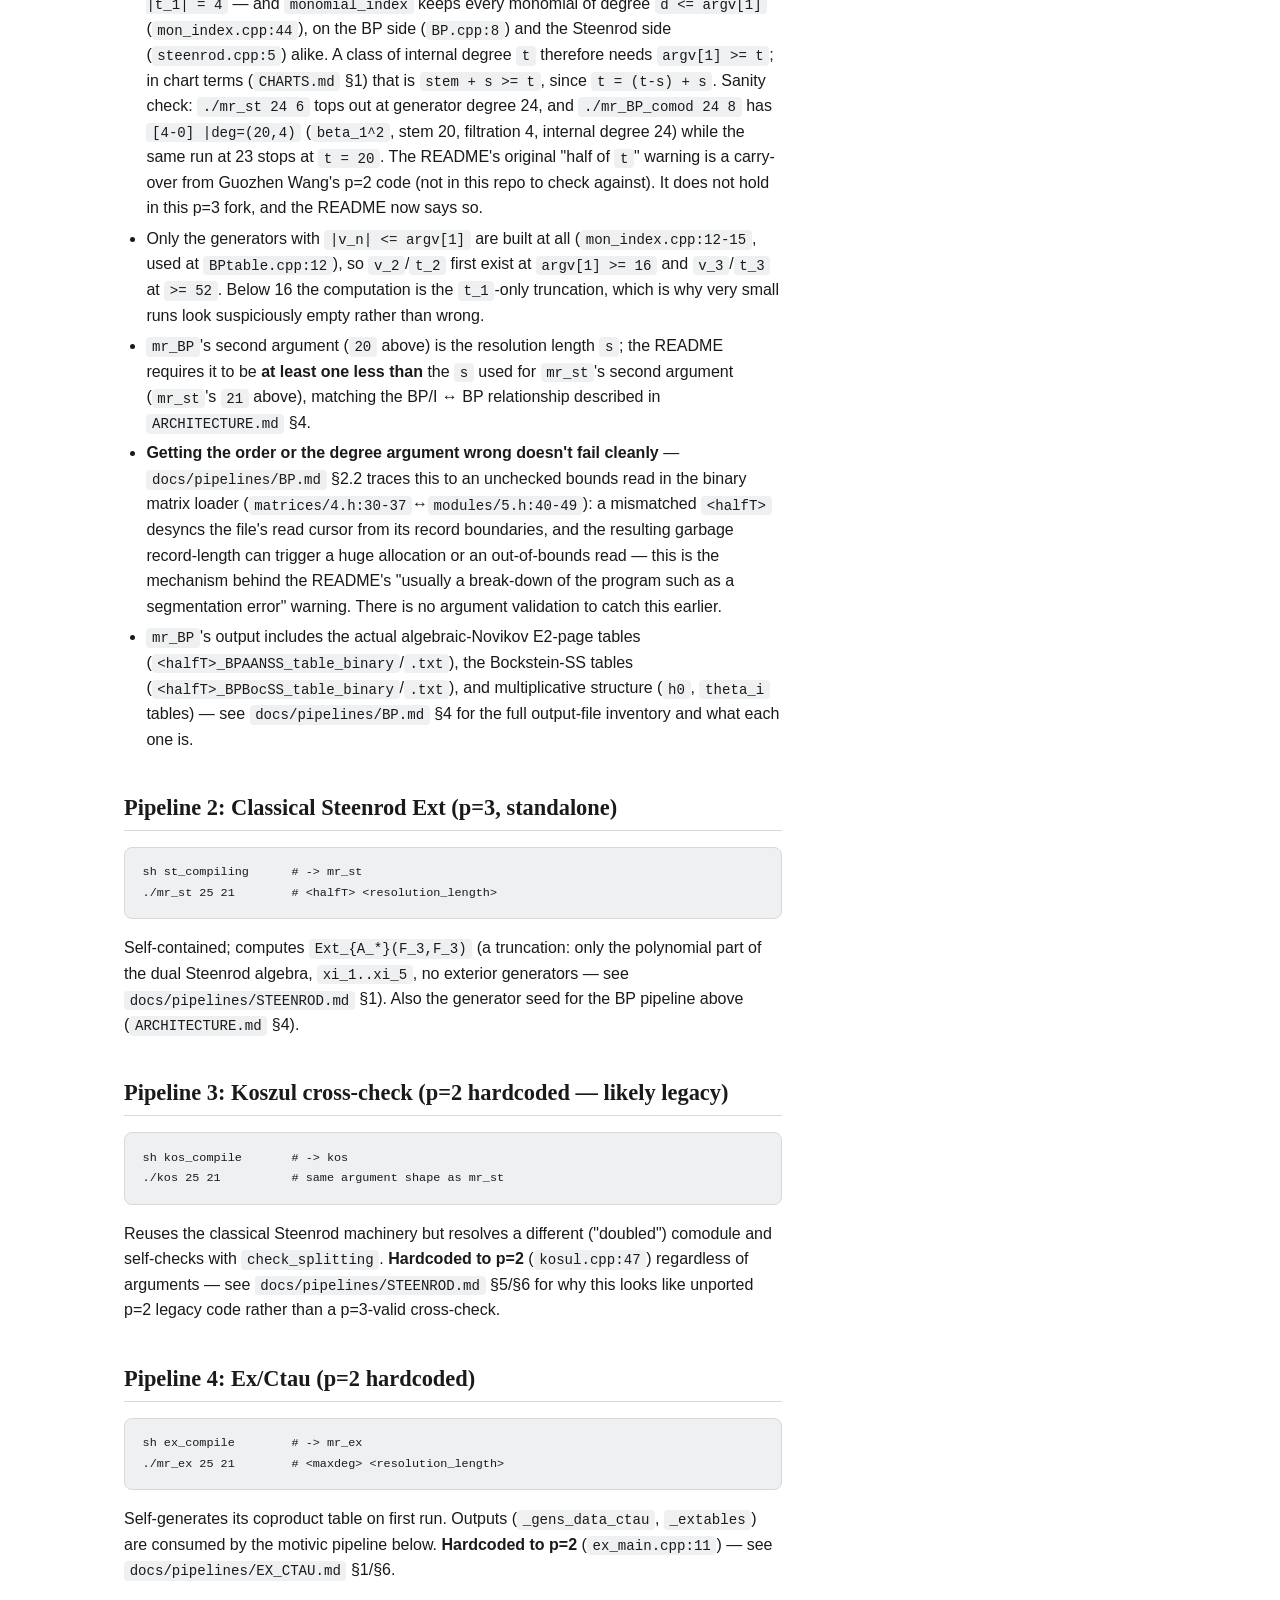
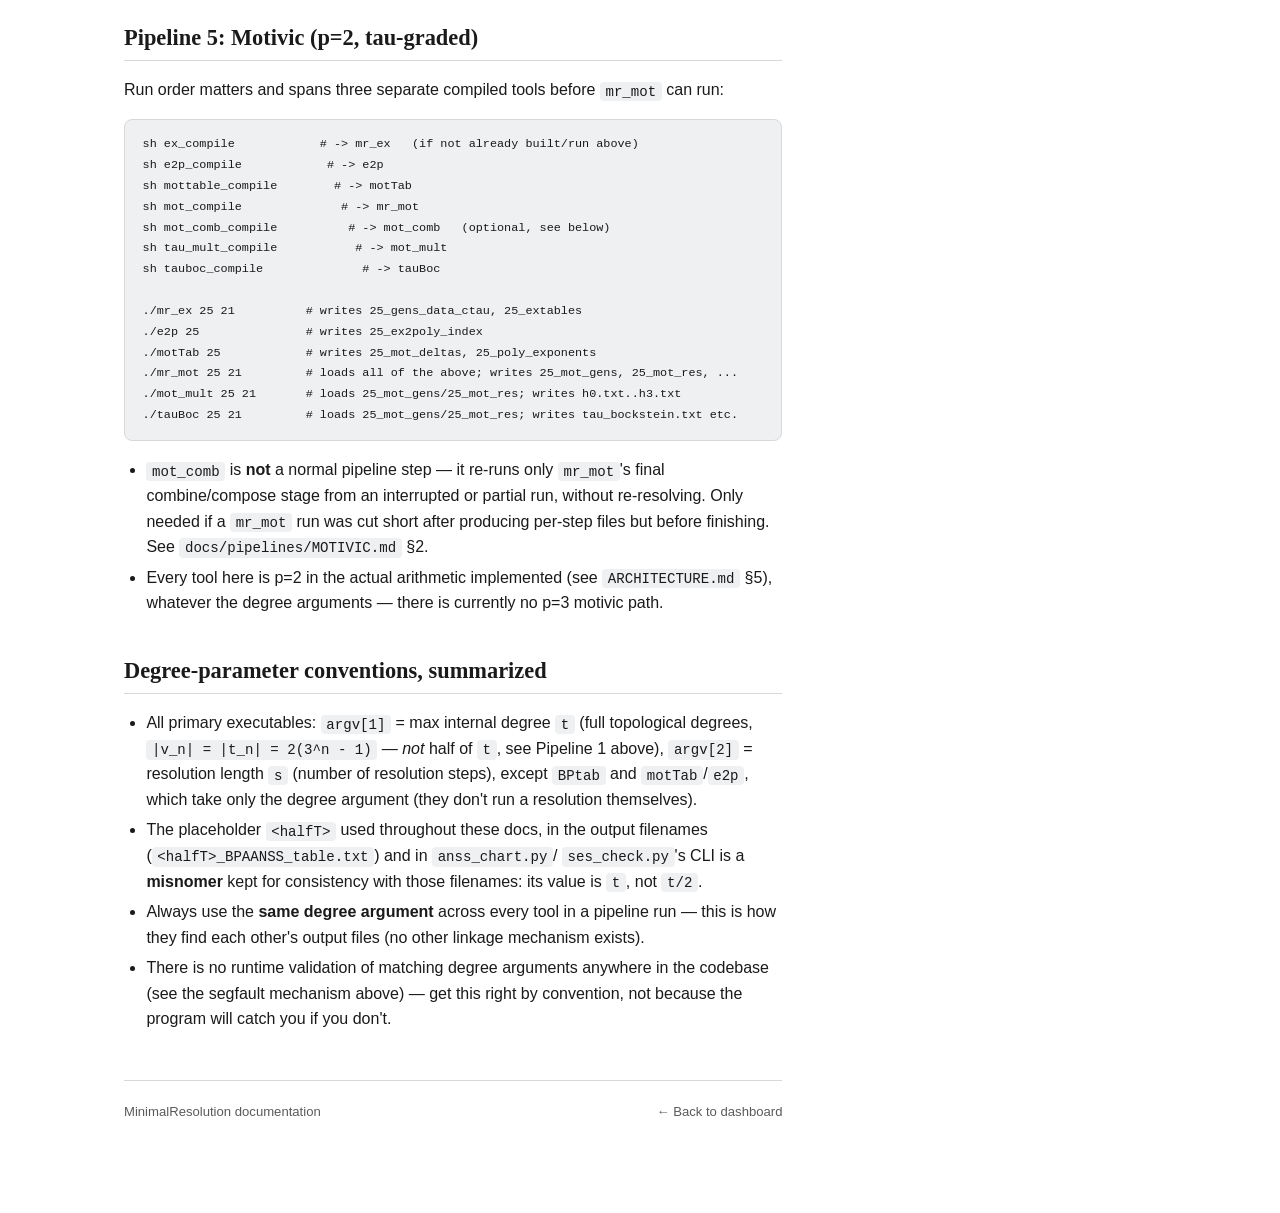
<file: docs/BUILD_AND_RUN.html>
<!doctype html>
<html lang="en">
<head>
<meta charset="utf-8">
<meta name="viewport" content="width=device-width, initial-scale=1">
<title>Build and Run — MinimalResolution docs</title>
<link rel="stylesheet" href="./assets/style.css">
</head>
<body>
<div class="topbar">
  <div class="crumbs"><a href="./index.html">docs</a><span class="sep">/</span><span class="current">BUILD_AND_RUN</span></div>
  <div class="actions">
    <a class="src-link" href="BUILD_AND_RUN.md">.md source</a>
    <button class="theme-toggle" data-theme-toggle type="button">● dark</button>
  </div>
</div>
<div class="page-shell">
  <article>
<h1 id="build-and-run">Build and Run<a class="heading-anchor" href="#build-and-run">#</a></h1>
<p>Concrete instructions for building and running every executable in the repo,
consolidated from the individual pipeline docs. See
<a href="ARCHITECTURE.html"><code>ARCHITECTURE.md</code></a> for how these fit together and the p=2
vs p=3 caveat (§5 there) before you pick which pipeline to run.</p>
<p>Requires GCC with C++11/C++14 support, OpenMP, and (for <code>BPtab</code> only) the GNU
Multiple Precision library (<code>libgmp</code>, <code>libgmpxx</code>).</p>
<p>All executables take degree parameters as <code>argv[1]</code>/<code>argv[2]</code> and read/write
files in the <strong>current working directory</strong>, prefixed with the first
argument (e.g. <code>25_etaL</code>, <code>25_maps</code>). Run everything for a given computation
from the same directory, and don&#39;t mix output files from runs with different
degree arguments.</p>
<h2 id="quick-reference-build-scripts-executables">Quick reference: build scripts → executables<a class="heading-anchor" href="#quick-reference-build-scripts-executables">#</a></h2>
<div class="table-wrap"><table>
<thead><tr>
<th>Script</th>
<th>Executable</th>
<th>Pipeline</th>
</tr>
</thead>
<tbody><tr>
<td><code>sh st_compiling</code></td>
<td><code>mr_st</code></td>
<td>Steenrod</td>
</tr>
<tr>
<td><code>sh kos_compile</code></td>
<td><code>kos</code></td>
<td>Steenrod (Koszul variant)</td>
</tr>
<tr>
<td><code>sh BPtable_compile</code></td>
<td><code>BPtab</code></td>
<td>BP</td>
</tr>
<tr>
<td><code>sh BP_compile</code></td>
<td><code>mr_BP</code></td>
<td>BP</td>
</tr>
<tr>
<td><code>sh ex_compile</code></td>
<td><code>mr_ex</code></td>
<td>Ex/Ctau</td>
</tr>
<tr>
<td><code>sh e2p_compile</code></td>
<td><code>e2p</code></td>
<td>Ex/Ctau (helper for motivic)</td>
</tr>
<tr>
<td><code>sh mottable_compile</code></td>
<td><code>motTab</code></td>
<td>Motivic (helper)</td>
</tr>
<tr>
<td><code>sh mot_compile</code></td>
<td><code>mr_mot</code></td>
<td>Motivic</td>
</tr>
<tr>
<td><code>sh mot_comb_compile</code></td>
<td><code>mot_comb</code></td>
<td>Motivic</td>
</tr>
<tr>
<td><code>sh tau_mult_compile</code></td>
<td><code>mot_mult</code></td>
<td>Motivic</td>
</tr>
<tr>
<td><code>sh tauboc_compile</code></td>
<td><code>tauBoc</code></td>
<td>Motivic</td>
</tr>
</tbody>
</table></div>
<p>Build everything:</p>
<pre><code>for s in st_compiling kos_compile BPtable_compile BP_compile ex_compile \
         e2p_compile mottable_compile mot_compile mot_comb_compile \
         tau_mult_compile tauboc_compile; do
  sh "$s"
done</code></pre>
<h2 id="pipeline-1-bp-the-repos-main-deliverable-p3">Pipeline 1: BP (the repo&#39;s main deliverable, p=3)<a class="heading-anchor" href="#pipeline-1-bp-the-repos-main-deliverable-p3">#</a></h2>
<pre><code>sh BPtable_compile   # -&gt; BPtab
sh BP_compile        # -&gt; mr_BP
sh st_compiling      # -&gt; mr_st (produces the seed generators mr_BP needs)

./mr_st 25 21        # writes 25_gens_data, among other 25_-prefixed files
./BPtab 25           # writes 25_etaL, 25_R2L, 25_delta (structure maps)
./mr_BP 25 20        # loads all of the above; writes 25_BP*-prefixed output</code></pre>
<ul>
<li><code>argv[1]</code> (here <code>25</code>) <strong>must be the same value</strong> across all three
invocations — it&#39;s used directly as the max internal degree cutoff and
determines the filenames each program looks for.</li>
<li><code>argv[1]</code> is the <strong>maximal internal degree <code>t</code></strong>, not half of it. Degrees
here are full topological degrees — <code>xnDeg(n) = 2(3^n - 1)</code>
(<code>exponents.cpp:31</code>), so <code>|v_1| = |t_1| = 4</code> — and <code>monomial_index</code> keeps
every monomial of degree <code>d &lt;= argv[1]</code> (<code>mon_index.cpp:44</code>), on the BP
side (<code>BP.cpp:8</code>) and the Steenrod side (<code>steenrod.cpp:5</code>) alike. A class
of internal degree <code>t</code> therefore needs <code>argv[1] &gt;= t</code>; in chart terms
(<code>CHARTS.md</code> §1) that is <code>stem + s &gt;= t</code>, since <code>t = (t-s) + s</code>.
Sanity check: <code>./mr_st 24 6</code> tops out at generator degree 24, and
<code>./mr_BP_comod 24 8</code> has <code>[4-0] |deg=(20,4)</code> (<code>beta_1^2</code>, stem 20,
filtration 4, internal degree 24) while the same run at 23 stops at
<code>t = 20</code>.
The README&#39;s original &quot;half of <code>t</code>&quot; warning is a carry-over from Guozhen
Wang&#39;s p=2 code (not in this repo to check against). It does not hold in
this p=3 fork, and the README now says so.</li>
<li>Only the generators with <code>|v_n| &lt;= argv[1]</code> are built at all
(<code>mon_index.cpp:12-15</code>, used at <code>BPtable.cpp:12</code>), so <code>v_2</code>/<code>t_2</code> first
exist at <code>argv[1] &gt;= 16</code> and <code>v_3</code>/<code>t_3</code> at <code>&gt;= 52</code>. Below 16 the
computation is the <code>t_1</code>-only truncation, which is why very small runs
look suspiciously empty rather than wrong.</li>
<li><code>mr_BP</code>&#39;s second argument (<code>20</code> above) is the resolution length <code>s</code>; the
README requires it to be <strong>at least one less than</strong> the <code>s</code> used for
<code>mr_st</code>&#39;s second argument (<code>mr_st</code>&#39;s <code>21</code> above), matching the BP/I ↔ BP
relationship described in <code>ARCHITECTURE.md</code> §4.</li>
<li><strong>Getting the order or the degree argument wrong doesn&#39;t fail cleanly</strong> —
<code>docs/pipelines/BP.md</code> §2.2 traces this to an unchecked bounds read in the
binary matrix loader (<code>matrices/4.h:30-37</code>↔<code>modules/5.h:40-49</code>): a
mismatched <code>&lt;halfT&gt;</code> desyncs the file&#39;s read cursor from its record
boundaries, and the resulting garbage record-length can trigger a huge
allocation or an out-of-bounds read — this is the mechanism behind the
README&#39;s &quot;usually a break-down of the program such as a segmentation
error&quot; warning. There is no argument validation to catch this earlier.</li>
<li><code>mr_BP</code>&#39;s output includes the actual algebraic-Novikov E2-page tables
(<code>&lt;halfT&gt;_BPAANSS_table_binary</code>/<code>.txt</code>), the Bockstein-SS tables
(<code>&lt;halfT&gt;_BPBocSS_table_binary</code>/<code>.txt</code>), and multiplicative structure
(<code>h0</code>, <code>theta_i</code> tables) — see <code>docs/pipelines/BP.md</code> §4 for the full
output-file inventory and what each one is.</li>
</ul>
<h2 id="pipeline-2-classical-steenrod-ext-p3-standalone">Pipeline 2: Classical Steenrod Ext (p=3, standalone)<a class="heading-anchor" href="#pipeline-2-classical-steenrod-ext-p3-standalone">#</a></h2>
<pre><code>sh st_compiling      # -&gt; mr_st
./mr_st 25 21        # &lt;halfT&gt; &lt;resolution_length&gt;</code></pre>
<p>Self-contained; computes <code>Ext_{A_*}(F_3,F_3)</code> (a truncation: only the
polynomial part of the dual Steenrod algebra, <code>xi_1..xi_5</code>, no exterior
generators — see <code>docs/pipelines/STEENROD.md</code> §1). Also the generator seed
for the BP pipeline above (<code>ARCHITECTURE.md</code> §4).</p>
<h2 id="pipeline-3-koszul-cross-check-p2-hardcoded-likely-legacy">Pipeline 3: Koszul cross-check (p=2 hardcoded — likely legacy)<a class="heading-anchor" href="#pipeline-3-koszul-cross-check-p2-hardcoded-likely-legacy">#</a></h2>
<pre><code>sh kos_compile       # -&gt; kos
./kos 25 21          # same argument shape as mr_st</code></pre>
<p>Reuses the classical Steenrod machinery but resolves a different (&quot;doubled&quot;)
comodule and self-checks with <code>check_splitting</code>. <strong>Hardcoded to p=2</strong>
(<code>kosul.cpp:47</code>) regardless of arguments — see <code>docs/pipelines/STEENROD.md</code>
§5/§6 for why this looks like unported p=2 legacy code rather than a
p=3-valid cross-check.</p>
<h2 id="pipeline-4-exctau-p2-hardcoded">Pipeline 4: Ex/Ctau (p=2 hardcoded)<a class="heading-anchor" href="#pipeline-4-exctau-p2-hardcoded">#</a></h2>
<pre><code>sh ex_compile        # -&gt; mr_ex
./mr_ex 25 21        # &lt;maxdeg&gt; &lt;resolution_length&gt;</code></pre>
<p>Self-generates its coproduct table on first run. Outputs (<code>_gens_data_ctau</code>,
<code>_extables</code>) are consumed by the motivic pipeline below. <strong>Hardcoded to
p=2</strong> (<code>ex_main.cpp:11</code>) — see <code>docs/pipelines/EX_CTAU.md</code> §1/§6.</p>
<h2 id="pipeline-5-motivic-p2-tau-graded">Pipeline 5: Motivic (p=2, tau-graded)<a class="heading-anchor" href="#pipeline-5-motivic-p2-tau-graded">#</a></h2>
<p>Run order matters and spans three separate compiled tools before <code>mr_mot</code>
can run:</p>
<pre><code>sh ex_compile            # -&gt; mr_ex   (if not already built/run above)
sh e2p_compile            # -&gt; e2p
sh mottable_compile        # -&gt; motTab
sh mot_compile              # -&gt; mr_mot
sh mot_comb_compile          # -&gt; mot_comb   (optional, see below)
sh tau_mult_compile           # -&gt; mot_mult
sh tauboc_compile              # -&gt; tauBoc

./mr_ex 25 21          # writes 25_gens_data_ctau, 25_extables
./e2p 25               # writes 25_ex2poly_index
./motTab 25            # writes 25_mot_deltas, 25_poly_exponents
./mr_mot 25 21         # loads all of the above; writes 25_mot_gens, 25_mot_res, ...
./mot_mult 25 21       # loads 25_mot_gens/25_mot_res; writes h0.txt..h3.txt
./tauBoc 25 21         # loads 25_mot_gens/25_mot_res; writes tau_bockstein.txt etc.</code></pre>
<ul>
<li><code>mot_comb</code> is <strong>not</strong> a normal pipeline step — it re-runs only <code>mr_mot</code>&#39;s
final combine/compose stage from an interrupted or partial run, without
re-resolving. Only needed if a <code>mr_mot</code> run was cut short after producing
per-step files but before finishing. See <code>docs/pipelines/MOTIVIC.md</code> §2.</li>
<li>Every tool here is p=2 in the actual arithmetic implemented (see
<code>ARCHITECTURE.md</code> §5), whatever the degree arguments — there is currently
no p=3 motivic path.</li>
</ul>
<h2 id="degree-parameter-conventions-summarized">Degree-parameter conventions, summarized<a class="heading-anchor" href="#degree-parameter-conventions-summarized">#</a></h2>
<ul>
<li>All primary executables: <code>argv[1]</code> = max internal degree <code>t</code> (full
topological degrees, <code>|v_n| = |t_n| = 2(3^n - 1)</code> — <em>not</em> half of <code>t</code>, see
Pipeline 1 above), <code>argv[2]</code> = resolution length <code>s</code> (number of resolution
steps), except <code>BPtab</code> and <code>motTab</code>/<code>e2p</code>, which take only the degree
argument (they don&#39;t run a resolution themselves).</li>
<li>The placeholder <code>&lt;halfT&gt;</code> used throughout these docs, in the output
filenames (<code>&lt;halfT&gt;_BPAANSS_table.txt</code>) and in <code>anss_chart.py</code>/
<code>ses_check.py</code>&#39;s CLI is a <strong>misnomer</strong> kept for consistency with those
filenames: its value is <code>t</code>, not <code>t/2</code>.</li>
<li>Always use the <strong>same degree argument</strong> across every tool in a pipeline
run — this is how they find each other&#39;s output files (no other linkage
mechanism exists).</li>
<li>There is no runtime validation of matching degree arguments anywhere in
the codebase (see the segfault mechanism above) — get this right by
convention, not because the program will catch you if you don&#39;t.</li>
</ul>

  <footer class="page-footer">
    <span>MinimalResolution documentation</span>
    <a href="./index.html">&larr; Back to dashboard</a>
  </footer>
  </article>
  <nav id="toc" aria-label="Table of contents"></nav>
</div>
<script src="./assets/page.js"></script>
</body>
</html>
</file>
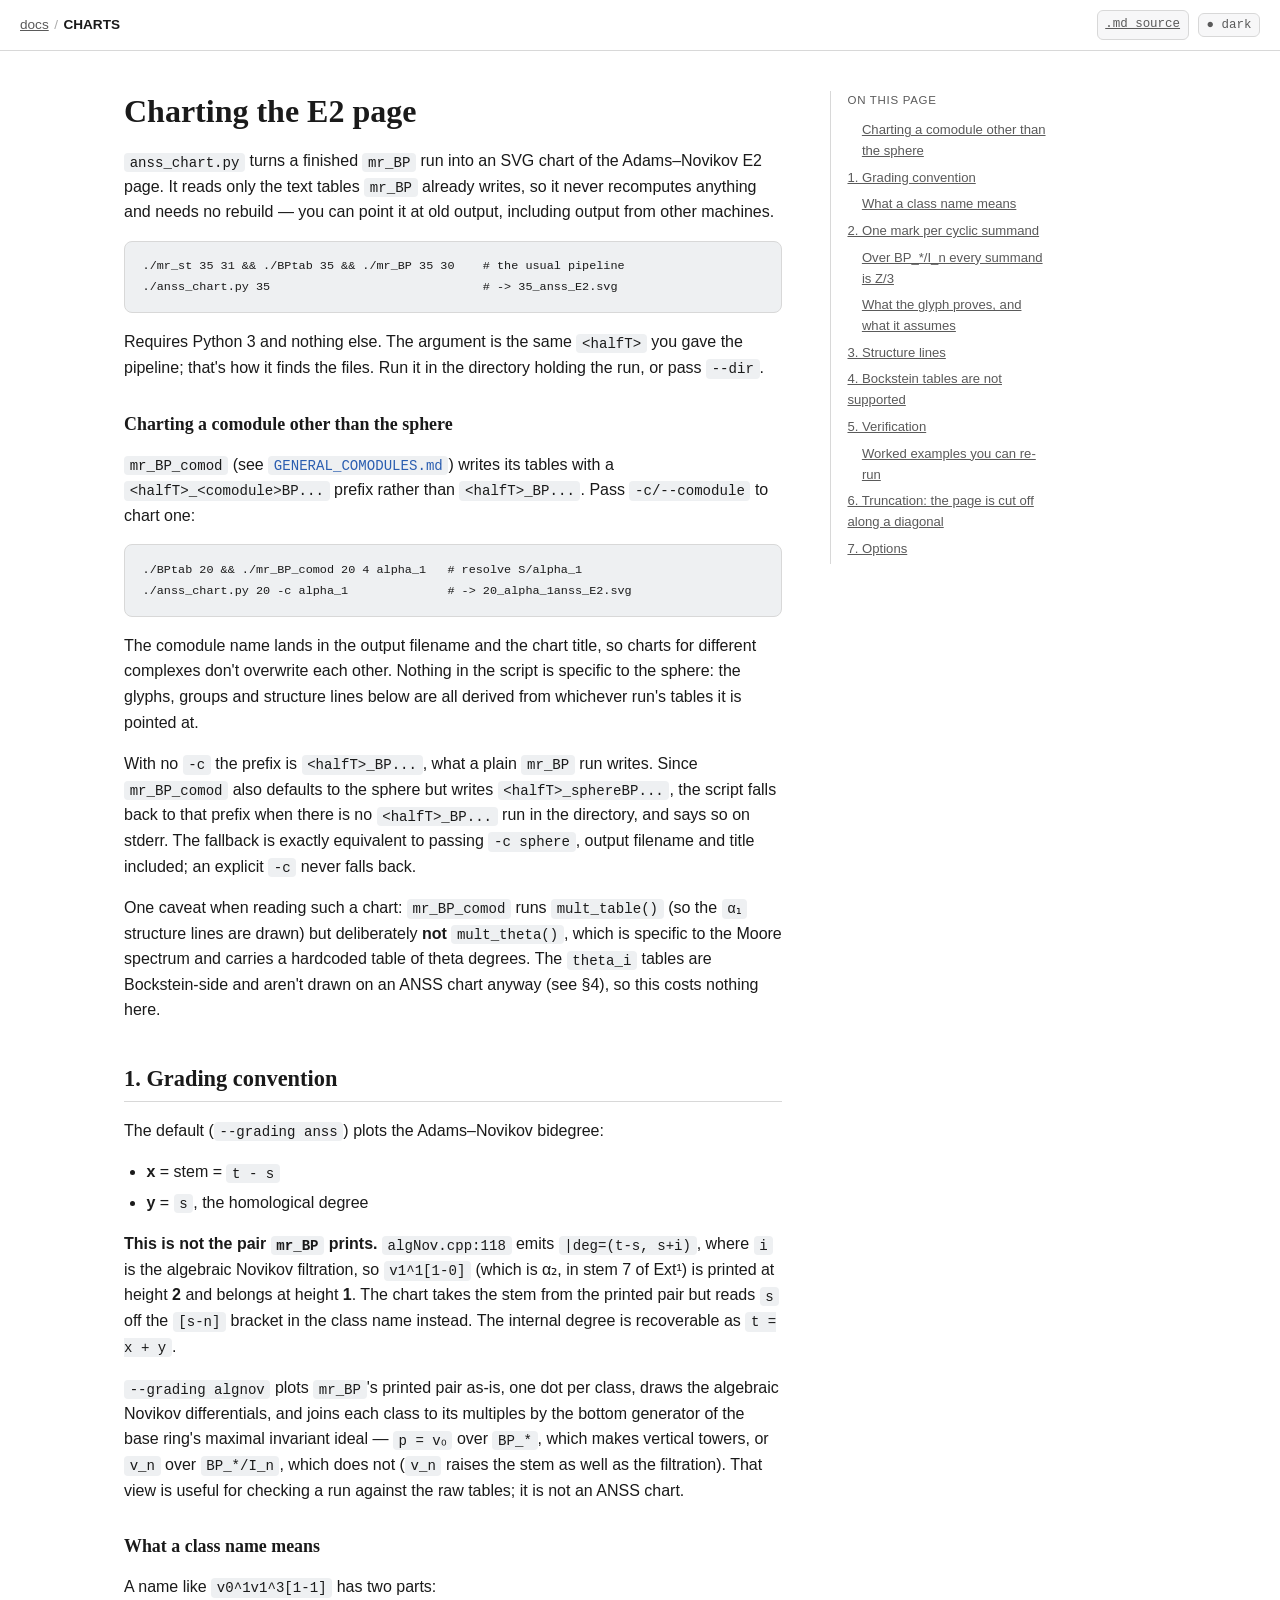
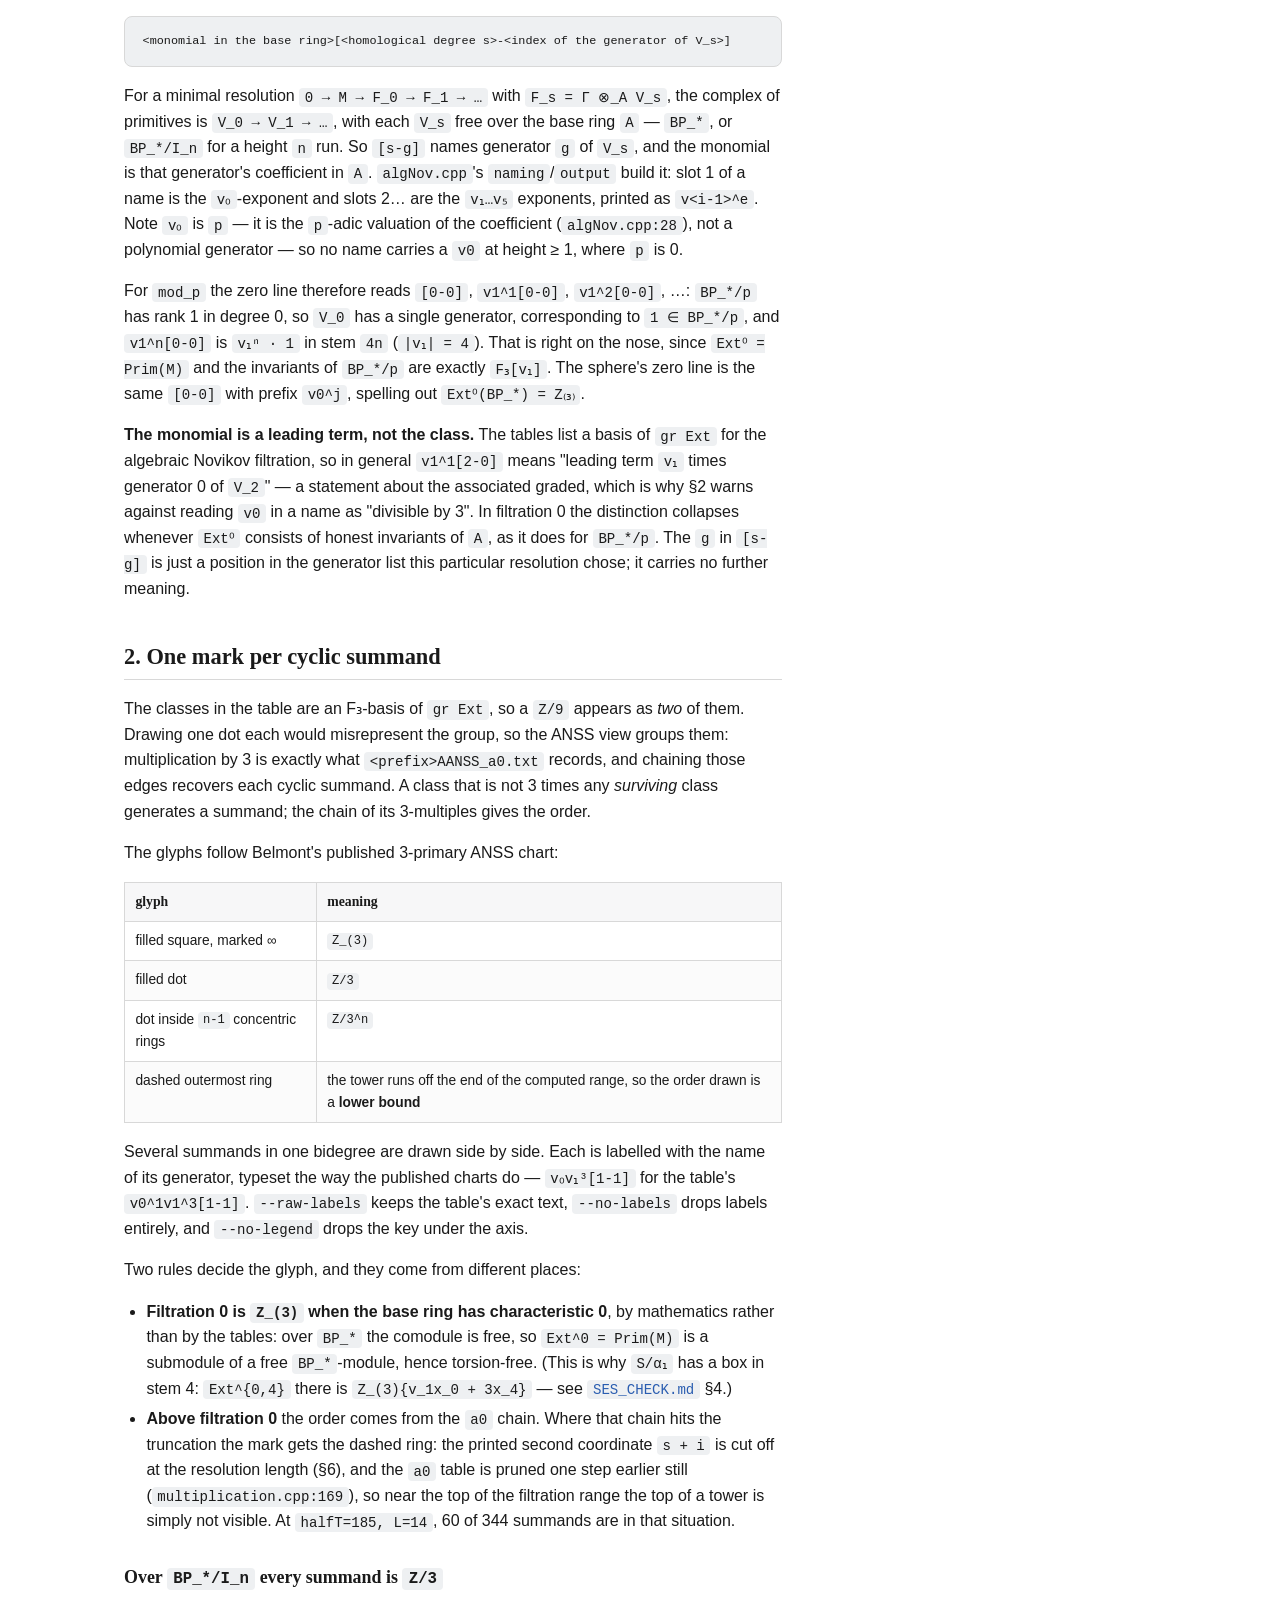
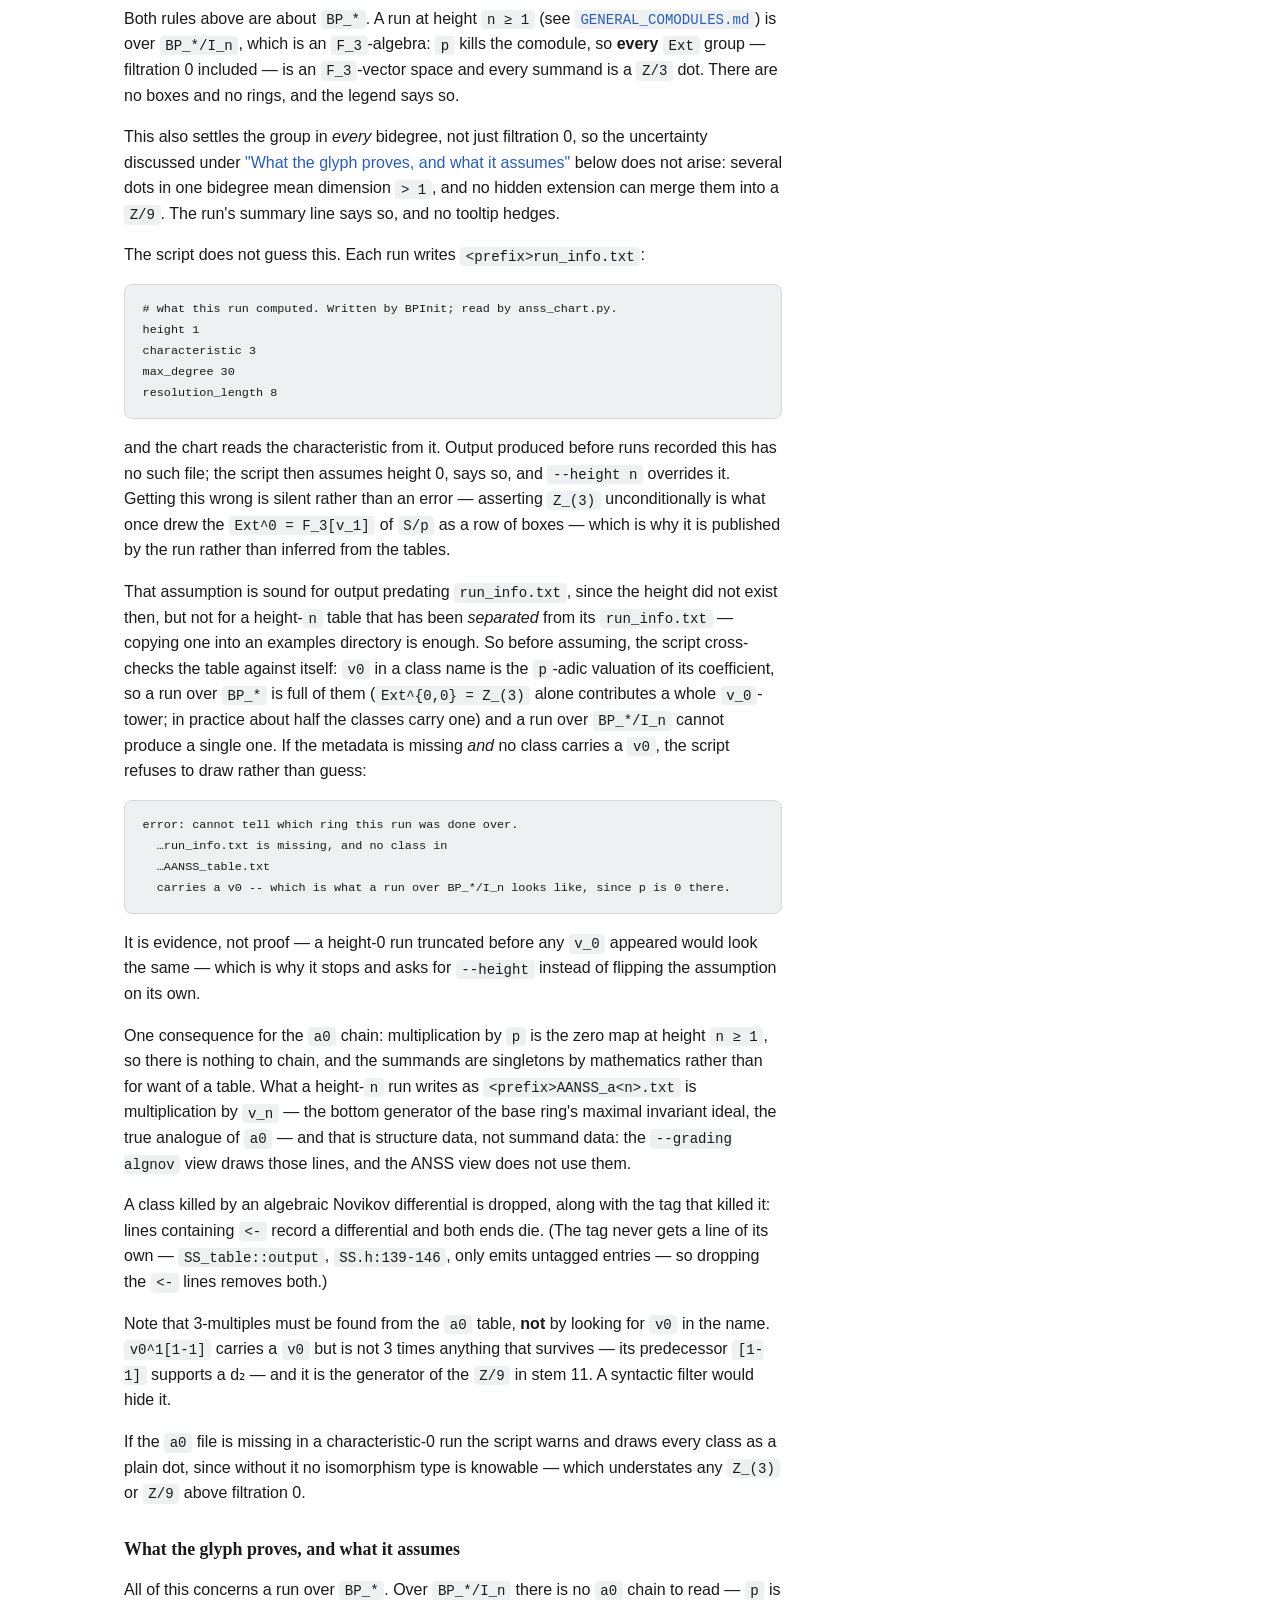
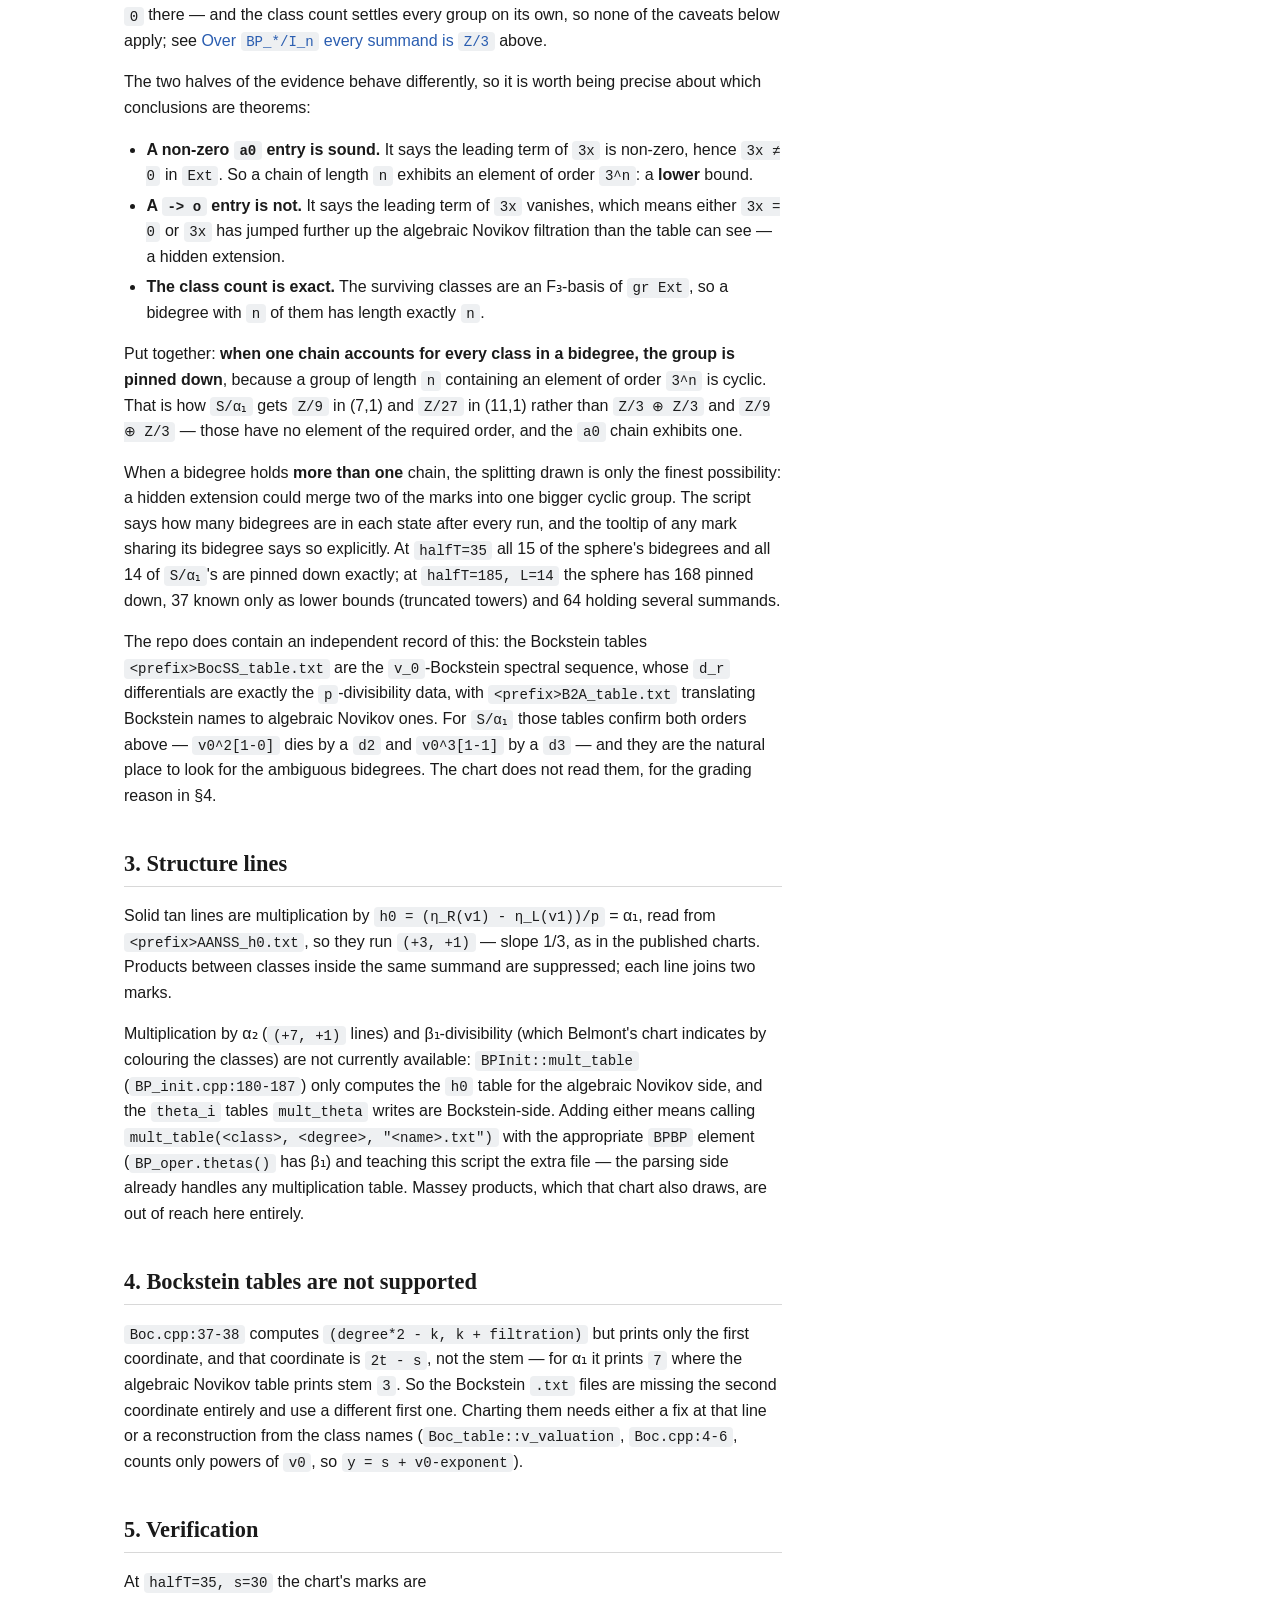
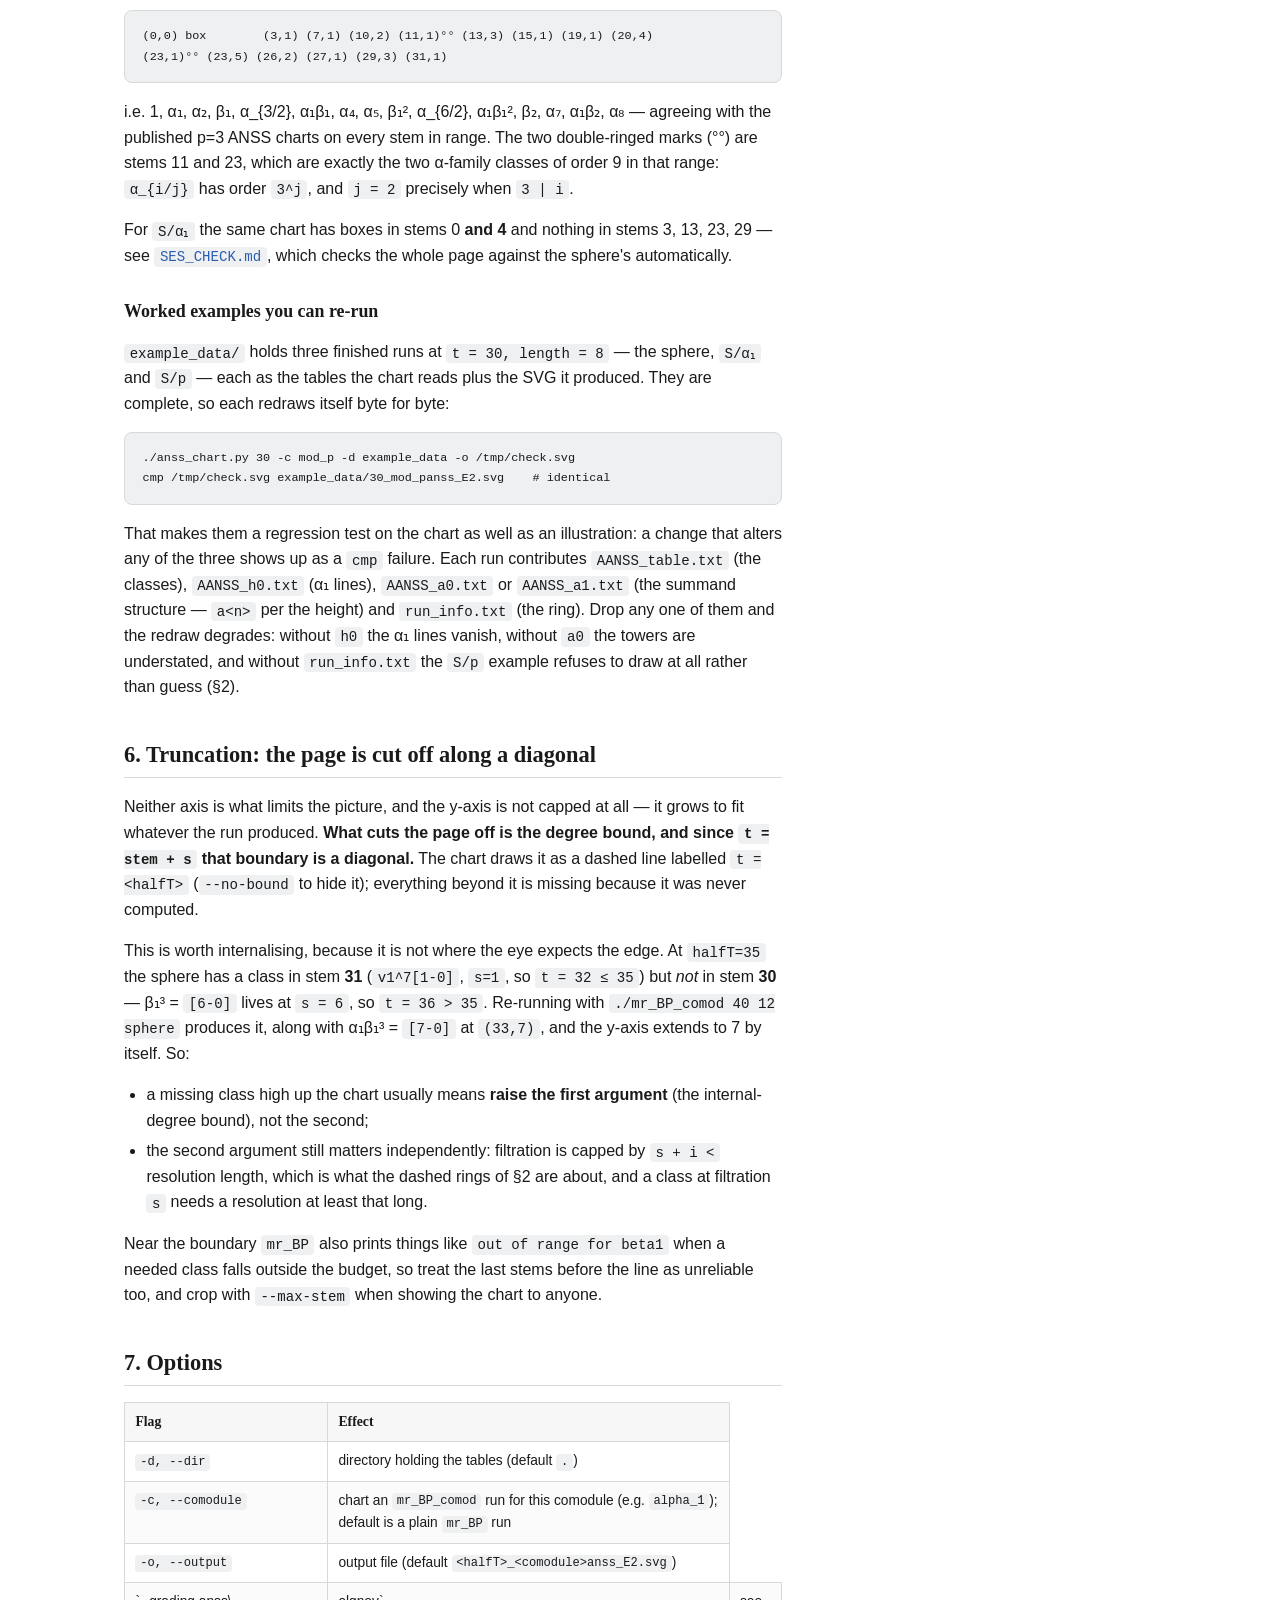
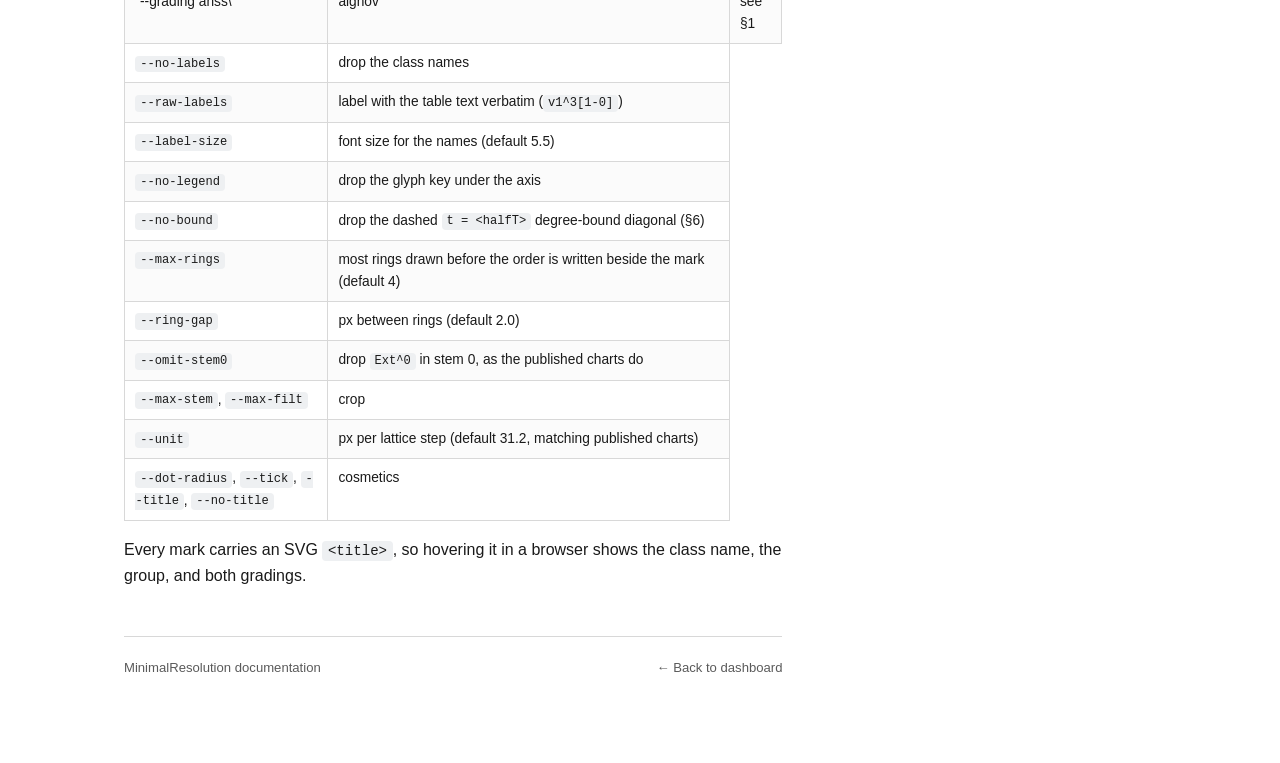
<file: docs/CHARTS.html>
<!doctype html>
<html lang="en">
<head>
<meta charset="utf-8">
<meta name="viewport" content="width=device-width, initial-scale=1">
<title>Charting the E2 page — MinimalResolution docs</title>
<link rel="stylesheet" href="./assets/style.css">
</head>
<body>
<div class="topbar">
  <div class="crumbs"><a href="./index.html">docs</a><span class="sep">/</span><span class="current">CHARTS</span></div>
  <div class="actions">
    <a class="src-link" href="CHARTS.md">.md source</a>
    <button class="theme-toggle" data-theme-toggle type="button">● dark</button>
  </div>
</div>
<div class="page-shell">
  <article>
<h1 id="charting-the-e2-page">Charting the E2 page<a class="heading-anchor" href="#charting-the-e2-page">#</a></h1>
<p><code>anss_chart.py</code> turns a finished <code>mr_BP</code> run into an SVG chart of the
Adams–Novikov E2 page. It reads only the text tables <code>mr_BP</code> already writes,
so it never recomputes anything and needs no rebuild — you can point it at
old output, including output from other machines.</p>
<pre><code class="language-sh">./mr_st 35 31 &amp;&amp; ./BPtab 35 &amp;&amp; ./mr_BP 35 30    # the usual pipeline
./anss_chart.py 35                              # -&gt; 35_anss_E2.svg
</code></pre>
<p>Requires Python 3 and nothing else. The argument is the same <code>&lt;halfT&gt;</code> you
gave the pipeline; that's how it finds the files. Run it in the directory
holding the run, or pass <code>--dir</code>.</p>
<h3 id="charting-a-comodule-other-than-the-sphere">Charting a comodule other than the sphere<a class="heading-anchor" href="#charting-a-comodule-other-than-the-sphere">#</a></h3>
<p><code>mr_BP_comod</code> (see <a href="GENERAL_COMODULES.html"><code>GENERAL_COMODULES.md</code></a>) writes its
tables with a <code>&lt;halfT&gt;_&lt;comodule&gt;BP...</code> prefix rather than <code>&lt;halfT&gt;_BP...</code>.
Pass <code>-c/--comodule</code> to chart one:</p>
<pre><code class="language-sh">./BPtab 20 &amp;&amp; ./mr_BP_comod 20 4 alpha_1   # resolve S/alpha_1
./anss_chart.py 20 -c alpha_1              # -&gt; 20_alpha_1anss_E2.svg
</code></pre>
<p>The comodule name lands in the output filename and the chart title, so
charts for different complexes don't overwrite each other. Nothing in the
script is specific to the sphere: the glyphs, groups and structure lines
below are all derived from whichever run's tables it is pointed at.</p>
<p>With no <code>-c</code> the prefix is <code>&lt;halfT&gt;_BP...</code>, what a plain <code>mr_BP</code> run writes.
Since <code>mr_BP_comod</code> also defaults to the sphere but writes
<code>&lt;halfT&gt;_sphereBP...</code>, the script falls back to that prefix when there is no
<code>&lt;halfT&gt;_BP...</code> run in the directory, and says so on stderr. The fallback is
exactly equivalent to passing <code>-c sphere</code>, output filename and title
included; an explicit <code>-c</code> never falls back.</p>
<p>One caveat when reading such a chart: <code>mr_BP_comod</code> runs <code>mult_table()</code> (so
the <code>α₁</code> structure lines are drawn) but deliberately <strong>not</strong> <code>mult_theta()</code>,
which is specific to the Moore spectrum and carries a hardcoded table of
theta degrees. The <code>theta_i</code> tables are Bockstein-side and aren't drawn on an
ANSS chart anyway (see §4), so this costs nothing here.</p>
<h2 id="1-grading-convention">1. Grading convention<a class="heading-anchor" href="#1-grading-convention">#</a></h2>
<p>The default (<code>--grading anss</code>) plots the Adams–Novikov bidegree:</p>
<ul>
<li><strong>x</strong> = stem = <code>t - s</code></li>
<li><strong>y</strong> = <code>s</code>, the homological degree</li>
</ul>
<p><strong>This is not the pair <code>mr_BP</code> prints.</strong> <code>algNov.cpp:118</code> emits
<code>|deg=(t-s, s+i)</code>, where <code>i</code> is the algebraic Novikov filtration, so
<code>v1^1[1-0]</code> (which is α₂, in stem 7 of Ext¹) is printed at height <strong>2</strong> and
belongs at height <strong>1</strong>. The chart takes the stem from the printed pair but
reads <code>s</code> off the <code>[s-n]</code> bracket in the class name instead. The internal
degree is recoverable as <code>t = x + y</code>.</p>
<p><code>--grading algnov</code> plots <code>mr_BP</code>'s printed pair as-is, one dot per class,
draws the algebraic Novikov differentials, and joins each class to its
multiples by the bottom generator of the base ring's maximal invariant ideal
— <code>p = v₀</code> over <code>BP_*</code>, which makes vertical towers, or <code>v_n</code> over
<code>BP_*/I_n</code>, which does not (<code>v_n</code> raises the stem as well as the
filtration). That view is useful for checking a run against the raw tables;
it is not an ANSS chart.</p>
<h3 id="what-a-class-name-means">What a class name means<a class="heading-anchor" href="#what-a-class-name-means">#</a></h3>
<p>A name like <code>v0^1v1^3[1-1]</code> has two parts:</p>
<pre><code>&lt;monomial in the base ring&gt;[&lt;homological degree s&gt;-&lt;index of the generator of V_s&gt;]</code></pre>
<p>For a minimal resolution <code>0 → M → F_0 → F_1 → …</code> with <code>F_s = Γ ⊗_A V_s</code>, the
complex of primitives is <code>V_0 → V_1 → …</code>, with each <code>V_s</code> free over the base
ring <code>A</code> — <code>BP_*</code>, or <code>BP_*/I_n</code> for a height <code>n</code> run. So <code>[s-g]</code> names
generator <code>g</code> of <code>V_s</code>, and the monomial is that generator's coefficient in
<code>A</code>. <code>algNov.cpp</code>'s <code>naming</code>/<code>output</code> build it: slot 1 of a name is the
<code>v₀</code>-exponent and slots 2… are the <code>v₁…v₅</code> exponents, printed as <code>v&lt;i-1&gt;^e</code>.
Note <code>v₀</code> is <code>p</code> — it is the <code>p</code>-adic valuation of the coefficient
(<code>algNov.cpp:28</code>), not a polynomial generator — so no name carries a <code>v0</code> at
height ≥ 1, where <code>p</code> is 0.</p>
<p>For <code>mod_p</code> the zero line therefore reads <code>[0-0]</code>, <code>v1^1[0-0]</code>, <code>v1^2[0-0]</code>,
…: <code>BP_*/p</code> has rank 1 in degree 0, so <code>V_0</code> has a single generator,
corresponding to <code>1 ∈ BP_*/p</code>, and <code>v1^n[0-0]</code> is <code>v₁ⁿ · 1</code> in stem <code>4n</code>
(<code>|v₁| = 4</code>). That is right on the nose, since <code>Ext⁰ = Prim(M)</code> and the
invariants of <code>BP_*/p</code> are exactly <code>F₃[v₁]</code>. The sphere's zero line is the
same <code>[0-0]</code> with prefix <code>v0^j</code>, spelling out <code>Ext⁰(BP_*) = Z₍₃₎</code>.</p>
<p><strong>The monomial is a leading term, not the class.</strong> The tables list a basis of
<code>gr Ext</code> for the algebraic Novikov filtration, so in general <code>v1^1[2-0]</code>
means "leading term <code>v₁</code> times generator 0 of <code>V_2</code>" — a statement about the
associated graded, which is why §2 warns against reading <code>v0</code> in a name as
"divisible by 3". In filtration 0 the distinction collapses whenever <code>Ext⁰</code>
consists of honest invariants of <code>A</code>, as it does for <code>BP_*/p</code>. The <code>g</code> in
<code>[s-g]</code> is just a position in the generator list this particular resolution
chose; it carries no further meaning.</p>
<h2 id="2-one-mark-per-cyclic-summand">2. One mark per cyclic summand<a class="heading-anchor" href="#2-one-mark-per-cyclic-summand">#</a></h2>
<p>The classes in the table are an F₃-basis of <code>gr Ext</code>, so a <code>Z/9</code> appears as
<em>two</em> of them. Drawing one dot each would misrepresent the group, so the
ANSS view groups them: multiplication by 3 is exactly what
<code>&lt;prefix&gt;AANSS_a0.txt</code> records, and chaining those edges recovers each cyclic
summand. A class that is not 3 times any <em>surviving</em> class generates a
summand; the chain of its 3-multiples gives the order.</p>
<p>The glyphs follow Belmont's published 3-primary ANSS chart:</p>
<div class="table-wrap"><table>
<thead>
<tr>
<th>glyph</th>
<th>meaning</th>
</tr>
</thead>
<tbody>
<tr>
<td>filled square, marked ∞</td>
<td><code>Z_(3)</code></td>
</tr>
<tr>
<td>filled dot</td>
<td><code>Z/3</code></td>
</tr>
<tr>
<td>dot inside <code>n-1</code> concentric rings</td>
<td><code>Z/3^n</code></td>
</tr>
<tr>
<td>dashed outermost ring</td>
<td>the tower runs off the end of the computed range, so the order drawn is a <strong>lower bound</strong></td>
</tr>
</tbody>
</table></div>
<p>Several summands in one bidegree are drawn side by side. Each is labelled
with the name of its generator, typeset the way the published charts do —
<code>v₀v₁³[1-1]</code> for the table's <code>v0^1v1^3[1-1]</code>. <code>--raw-labels</code> keeps the
table's exact text, <code>--no-labels</code> drops labels entirely, and <code>--no-legend</code>
drops the key under the axis.</p>
<p>Two rules decide the glyph, and they come from different places:</p>
<ul>
<li><strong>Filtration 0 is <code>Z_(3)</code> when the base ring has characteristic 0</strong>, by mathematics rather than by the tables: over <code>BP_*</code> the comodule is free, so <code>Ext^0 = Prim(M)</code> is a submodule of a free <code>BP_*</code>-module, hence torsion-free. (This is why <code>S/α₁</code> has a box in stem 4: <code>Ext^{0,4}</code> there is <code>Z_(3){v_1x_0 + 3x_4}</code> — see <a href="SES_CHECK.html"><code>SES_CHECK.md</code></a> §4.)</li>
<li><strong>Above filtration 0</strong> the order comes from the <code>a0</code> chain. Where that chain hits the truncation the mark gets the dashed ring: the printed second coordinate <code>s + i</code> is cut off at the resolution length (§6), and the <code>a0</code> table is pruned one step earlier still (<code>multiplication.cpp:169</code>), so near the top of the filtration range the top of a tower is simply not visible. At <code>halfT=185, L=14</code>, 60 of 344 summands are in that situation.</li>
</ul>
<h3 id="over-bp_i_n-every-summand-is-z3">Over <code>BP_*/I_n</code> every summand is <code>Z/3</code><a class="heading-anchor" href="#over-bp_i_n-every-summand-is-z3">#</a></h3>
<p>Both rules above are about <code>BP_*</code>. A run at height <code>n ≥ 1</code> (see
<a href="GENERAL_COMODULES.html"><code>GENERAL_COMODULES.md</code></a>) is over <code>BP_*/I_n</code>, which is
an <code>F_3</code>-algebra: <code>p</code> kills the comodule, so <strong>every</strong> <code>Ext</code> group —
filtration 0 included — is an <code>F_3</code>-vector space and every summand is a
<code>Z/3</code> dot. There are no boxes and no rings, and the legend says so.</p>
<p>This also settles the group in <em>every</em> bidegree, not just filtration 0, so
the uncertainty discussed under
<a href="#what-the-glyph-proves-and-what-it-assumes">"What the glyph proves, and what it assumes"</a>
below does not arise: several dots in one bidegree mean dimension <code>&gt; 1</code>, and
no hidden extension can merge them into a <code>Z/9</code>. The run's summary line says
so, and no tooltip hedges.</p>
<p>The script does not guess this. Each run writes <code>&lt;prefix&gt;run_info.txt</code>:</p>
<pre><code># what this run computed. Written by BPInit; read by anss_chart.py.
height 1
characteristic 3
max_degree 30
resolution_length 8</code></pre>
<p>and the chart reads the characteristic from it. Output produced before runs
recorded this has no such file; the script then assumes height 0, says so,
and <code>--height n</code> overrides it. Getting this wrong is silent rather than an
error — asserting <code>Z_(3)</code> unconditionally is what once drew the
<code>Ext^0 = F_3[v_1]</code> of <code>S/p</code> as a row of boxes — which is why it is published
by the run rather than inferred from the tables.</p>
<p>That assumption is sound for output predating <code>run_info.txt</code>, since the
height did not exist then, but not for a height-<code>n</code> table that has been
<em>separated</em> from its <code>run_info.txt</code> — copying one into an examples directory
is enough. So before assuming, the script cross-checks the table against
itself: <code>v0</code> in a class name is the <code>p</code>-adic valuation of its coefficient, so
a run over <code>BP_*</code> is full of them (<code>Ext^{0,0} = Z_(3)</code> alone contributes a
whole <code>v_0</code>-tower; in practice about half the classes carry one) and a run
over <code>BP_*/I_n</code> cannot produce a single one. If the metadata is missing <em>and</em>
no class carries a <code>v0</code>, the script refuses to draw rather than guess:</p>
<pre><code>error: cannot tell which ring this run was done over.
  …run_info.txt is missing, and no class in
  …AANSS_table.txt
  carries a v0 -- which is what a run over BP_*/I_n looks like, since p is 0 there.</code></pre>
<p>It is evidence, not proof — a height-0 run truncated before any <code>v_0</code>
appeared would look the same — which is why it stops and asks for <code>--height</code>
instead of flipping the assumption on its own.</p>
<p>One consequence for the <code>a0</code> chain: multiplication by <code>p</code> is the zero map at
height <code>n ≥ 1</code>, so there is nothing to chain, and the summands are singletons
by mathematics rather than for want of a table. What a height-<code>n</code> run writes
as <code>&lt;prefix&gt;AANSS_a&lt;n&gt;.txt</code> is multiplication by <code>v_n</code> — the bottom generator
of the base ring's maximal invariant ideal, the true analogue of <code>a0</code> — and
that is structure data, not summand data: the <code>--grading algnov</code> view draws
those lines, and the ANSS view does not use them.</p>
<p>A class killed by an algebraic Novikov differential is dropped, along with
the tag that killed it: lines containing <code>&lt;-</code> record a differential and both
ends die. (The tag never gets a line of its own — <code>SS_table::output</code>,
<code>SS.h:139-146</code>, only emits untagged entries — so dropping the <code>&lt;-</code> lines
removes both.)</p>
<p>Note that 3-multiples must be found from the <code>a0</code> table, <strong>not</strong> by looking
for <code>v0</code> in the name. <code>v0^1[1-1]</code> carries a <code>v0</code> but is not 3 times anything
that survives — its predecessor <code>[1-1]</code> supports a d₂ — and it is the
generator of the <code>Z/9</code> in stem 11. A syntactic filter would hide it.</p>
<p>If the <code>a0</code> file is missing in a characteristic-0 run the script warns and
draws every class as a plain dot, since without it no isomorphism type is
knowable — which understates any <code>Z_(3)</code> or <code>Z/9</code> above filtration 0.</p>
<h3 id="what-the-glyph-proves-and-what-it-assumes">What the glyph proves, and what it assumes<a class="heading-anchor" href="#what-the-glyph-proves-and-what-it-assumes">#</a></h3>
<p>All of this concerns a run over <code>BP_*</code>. Over <code>BP_*/I_n</code> there is no <code>a0</code>
chain to read — <code>p</code> is <code>0</code> there — and the class count settles every group on
its own, so none of the caveats below apply; see
<a href="#over-bp_i_n-every-summand-is-z3">Over <code>BP_*/I_n</code> every summand is <code>Z/3</code></a>
above.</p>
<p>The two halves of the evidence behave differently, so it is worth being
precise about which conclusions are theorems:</p>
<ul>
<li><strong>A non-zero <code>a0</code> entry is sound.</strong> It says the leading term of <code>3x</code> is non-zero, hence <code>3x ≠ 0</code> in <code>Ext</code>. So a chain of length <code>n</code> exhibits an element of order <code>3^n</code>: a <strong>lower</strong> bound.</li>
<li><strong>A <code>-&gt; o</code> entry is not.</strong> It says the leading term of <code>3x</code> vanishes, which means either <code>3x = 0</code> or <code>3x</code> has jumped further up the algebraic Novikov filtration than the table can see — a hidden extension.</li>
<li><strong>The class count is exact.</strong> The surviving classes are an F₃-basis of <code>gr Ext</code>, so a bidegree with <code>n</code> of them has length exactly <code>n</code>.</li>
</ul>
<p>Put together: <strong>when one chain accounts for every class in a bidegree, the
group is pinned down</strong>, because a group of length <code>n</code> containing an element
of order <code>3^n</code> is cyclic. That is how <code>S/α₁</code> gets <code>Z/9</code> in (7,1) and <code>Z/27</code>
in (11,1) rather than <code>Z/3 ⊕ Z/3</code> and <code>Z/9 ⊕ Z/3</code> — those have no element of
the required order, and the <code>a0</code> chain exhibits one.</p>
<p>When a bidegree holds <strong>more than one</strong> chain, the splitting drawn is only
the finest possibility: a hidden extension could merge two of the marks into
one bigger cyclic group. The script says how many bidegrees are in each
state after every run, and the tooltip of any mark sharing its bidegree says
so explicitly. At <code>halfT=35</code> all 15 of the sphere's bidegrees and all 14 of
<code>S/α₁</code>'s are pinned down exactly; at <code>halfT=185, L=14</code> the sphere has 168
pinned down, 37 known only as lower bounds (truncated towers) and 64 holding
several summands.</p>
<p>The repo does contain an independent record of this: the Bockstein tables
<code>&lt;prefix&gt;BocSS_table.txt</code> are the <code>v_0</code>-Bockstein spectral sequence, whose
<code>d_r</code> differentials are exactly the <code>p</code>-divisibility data, with
<code>&lt;prefix&gt;B2A_table.txt</code> translating Bockstein names to algebraic Novikov
ones. For <code>S/α₁</code> those tables confirm both orders above — <code>v0^2[1-0]</code> dies by
a <code>d2</code> and <code>v0^3[1-1]</code> by a <code>d3</code> — and they are the natural place to look for
the ambiguous bidegrees. The chart does not read them, for the grading
reason in §4.</p>
<h2 id="3-structure-lines">3. Structure lines<a class="heading-anchor" href="#3-structure-lines">#</a></h2>
<p>Solid tan lines are multiplication by <code>h0 = (η_R(v1) - η_L(v1))/p</code> = α₁,
read from <code>&lt;prefix&gt;AANSS_h0.txt</code>, so they run <code>(+3, +1)</code> — slope 1/3, as in
the published charts. Products between classes inside the same summand are
suppressed; each line joins two marks.</p>
<p>Multiplication by α₂ (<code>(+7, +1)</code> lines) and β₁-divisibility (which Belmont's
chart indicates by colouring the classes) are not currently available:
<code>BPInit::mult_table</code> (<code>BP_init.cpp:180-187</code>) only computes the <code>h0</code> table for
the algebraic Novikov side, and the <code>theta_i</code> tables <code>mult_theta</code> writes are
Bockstein-side. Adding either means calling <code>mult_table(&lt;class&gt;, &lt;degree&gt;,
"&lt;name&gt;.txt")</code> with the appropriate <code>BPBP</code> element (<code>BP_oper.thetas()</code> has
β₁) and teaching this script the extra file — the parsing side already
handles any multiplication table. Massey products, which that chart also
draws, are out of reach here entirely.</p>
<h2 id="4-bockstein-tables-are-not-supported">4. Bockstein tables are not supported<a class="heading-anchor" href="#4-bockstein-tables-are-not-supported">#</a></h2>
<p><code>Boc.cpp:37-38</code> computes <code>(degree*2 - k, k + filtration)</code> but prints only the
first coordinate, and that coordinate is <code>2t - s</code>, not the stem — for α₁ it
prints <code>7</code> where the algebraic Novikov table prints stem <code>3</code>. So the
Bockstein <code>.txt</code> files are missing the second coordinate entirely and use a
different first one. Charting them needs either a fix at that line or a
reconstruction from the class names (<code>Boc_table::v_valuation</code>, <code>Boc.cpp:4-6</code>,
counts only powers of <code>v0</code>, so <code>y = s + v0-exponent</code>).</p>
<h2 id="5-verification">5. Verification<a class="heading-anchor" href="#5-verification">#</a></h2>
<p>At <code>halfT=35, s=30</code> the chart's marks are</p>
<pre><code>(0,0) box        (3,1) (7,1) (10,2) (11,1)°° (13,3) (15,1) (19,1) (20,4)
(23,1)°° (23,5) (26,2) (27,1) (29,3) (31,1)
</code></pre>
<p>i.e. 1, α₁, α₂, β₁, α_{3/2}, α₁β₁, α₄, α₅, β₁², α_{6/2}, α₁β₁², β₂, α₇,
α₁β₂, α₈ — agreeing with the published p=3 ANSS charts on every stem in
range. The two double-ringed marks (°°) are stems 11 and 23, which are
exactly the two α-family classes of order 9 in that range: <code>α_{i/j}</code> has
order <code>3^j</code>, and <code>j = 2</code> precisely when <code>3 | i</code>.</p>
<p>For <code>S/α₁</code> the same chart has boxes in stems 0 <strong>and 4</strong> and nothing in
stems 3, 13, 23, 29 — see <a href="SES_CHECK.html"><code>SES_CHECK.md</code></a>, which checks the
whole page against the sphere's automatically.</p>
<h3 id="worked-examples-you-can-re-run">Worked examples you can re-run<a class="heading-anchor" href="#worked-examples-you-can-re-run">#</a></h3>
<p><code>example_data/</code> holds three finished runs at <code>t = 30, length = 8</code> — the
sphere, <code>S/α₁</code> and <code>S/p</code> — each as the tables the chart reads plus the SVG it
produced. They are complete, so each redraws itself byte for byte:</p>
<pre><code>./anss_chart.py 30 -c mod_p -d example_data -o /tmp/check.svg
cmp /tmp/check.svg example_data/30_mod_panss_E2.svg    # identical</code></pre>
<p>That makes them a regression test on the chart as well as an illustration: a
change that alters any of the three shows up as a <code>cmp</code> failure. Each run
contributes <code>AANSS_table.txt</code> (the classes), <code>AANSS_h0.txt</code> (α₁ lines),
<code>AANSS_a0.txt</code> or <code>AANSS_a1.txt</code> (the summand structure — <code>a&lt;n&gt;</code> per the
height) and <code>run_info.txt</code> (the ring). Drop any one of them and the redraw
degrades: without <code>h0</code> the α₁ lines vanish, without <code>a0</code> the towers are
understated, and without <code>run_info.txt</code> the <code>S/p</code> example refuses to draw at
all rather than guess (§2).</p>
<h2 id="6-truncation-the-page-is-cut-off-along-a-diagonal">6. Truncation: the page is cut off along a diagonal<a class="heading-anchor" href="#6-truncation-the-page-is-cut-off-along-a-diagonal">#</a></h2>
<p>Neither axis is what limits the picture, and the y-axis is not capped at all
— it grows to fit whatever the run produced. <strong>What cuts the page off is the
degree bound, and since <code>t = stem + s</code> that boundary is a diagonal.</strong> The
chart draws it as a dashed line labelled <code>t = &lt;halfT&gt;</code> (<code>--no-bound</code> to hide
it); everything beyond it is missing because it was never computed.</p>
<p>This is worth internalising, because it is not where the eye expects the
edge. At <code>halfT=35</code> the sphere has a class in stem <strong>31</strong> (<code>v1^7[1-0]</code>, <code>s=1</code>,
so <code>t = 32 ≤ 35</code>) but <em>not</em> in stem <strong>30</strong> — β₁³ = <code>[6-0]</code> lives at <code>s = 6</code>,
so <code>t = 36 &gt; 35</code>. Re-running with <code>./mr_BP_comod 40 12 sphere</code> produces it,
along with α₁β₁³ = <code>[7-0]</code> at <code>(33,7)</code>, and the y-axis extends to 7 by
itself. So:</p>
<ul>
<li>a missing class high up the chart usually means <strong>raise the first argument</strong> (the internal-degree bound), not the second;</li>
<li>the second argument still matters independently: filtration is capped by <code>s + i &lt;</code> resolution length, which is what the dashed rings of §2 are about, and a class at filtration <code>s</code> needs a resolution at least that long.</li>
</ul>
<p>Near the boundary <code>mr_BP</code> also prints things like <code>out of range for beta1</code>
when a needed class falls outside the budget, so treat the last stems before
the line as unreliable too, and crop with <code>--max-stem</code> when showing the chart
to anyone.</p>
<h2 id="7-options">7. Options<a class="heading-anchor" href="#7-options">#</a></h2>
<div class="table-wrap"><table>
<thead>
<tr>
<th>Flag</th>
<th>Effect</th>
</tr>
</thead>
<tbody>
<tr>
<td><code>-d, --dir</code></td>
<td>directory holding the tables (default <code>.</code>)</td>
</tr>
<tr>
<td><code>-c, --comodule</code></td>
<td>chart an <code>mr_BP_comod</code> run for this comodule (e.g. <code>alpha_1</code>); default is a plain <code>mr_BP</code> run</td>
</tr>
<tr>
<td><code>-o, --output</code></td>
<td>output file (default <code>&lt;halfT&gt;_&lt;comodule&gt;anss_E2.svg</code>)</td>
</tr>
<tr>
<td>`--grading anss\</td>
<td>algnov`</td>
<td>see §1</td>
</tr>
<tr>
<td><code>--no-labels</code></td>
<td>drop the class names</td>
</tr>
<tr>
<td><code>--raw-labels</code></td>
<td>label with the table text verbatim (<code>v1^3[1-0]</code>)</td>
</tr>
<tr>
<td><code>--label-size</code></td>
<td>font size for the names (default 5.5)</td>
</tr>
<tr>
<td><code>--no-legend</code></td>
<td>drop the glyph key under the axis</td>
</tr>
<tr>
<td><code>--no-bound</code></td>
<td>drop the dashed <code>t = &lt;halfT&gt;</code> degree-bound diagonal (§6)</td>
</tr>
<tr>
<td><code>--max-rings</code></td>
<td>most rings drawn before the order is written beside the mark (default 4)</td>
</tr>
<tr>
<td><code>--ring-gap</code></td>
<td>px between rings (default 2.0)</td>
</tr>
<tr>
<td><code>--omit-stem0</code></td>
<td>drop <code>Ext^0</code> in stem 0, as the published charts do</td>
</tr>
<tr>
<td><code>--max-stem</code>, <code>--max-filt</code></td>
<td>crop</td>
</tr>
<tr>
<td><code>--unit</code></td>
<td>px per lattice step (default 31.2, matching published charts)</td>
</tr>
<tr>
<td><code>--dot-radius</code>, <code>--tick</code>, <code>--title</code>, <code>--no-title</code></td>
<td>cosmetics</td>
</tr>
</tbody>
</table></div>
<p>Every mark carries an SVG <code>&lt;title&gt;</code>, so hovering it in a browser shows the
class name, the group, and both gradings.</p>
  <footer class="page-footer">
    <span>MinimalResolution documentation</span>
    <a href="./index.html">&larr; Back to dashboard</a>
  </footer>
  </article>
  <nav id="toc" aria-label="Table of contents"></nav>
</div>
<script src="./assets/page.js"></script>
</body>
</html>
</file>
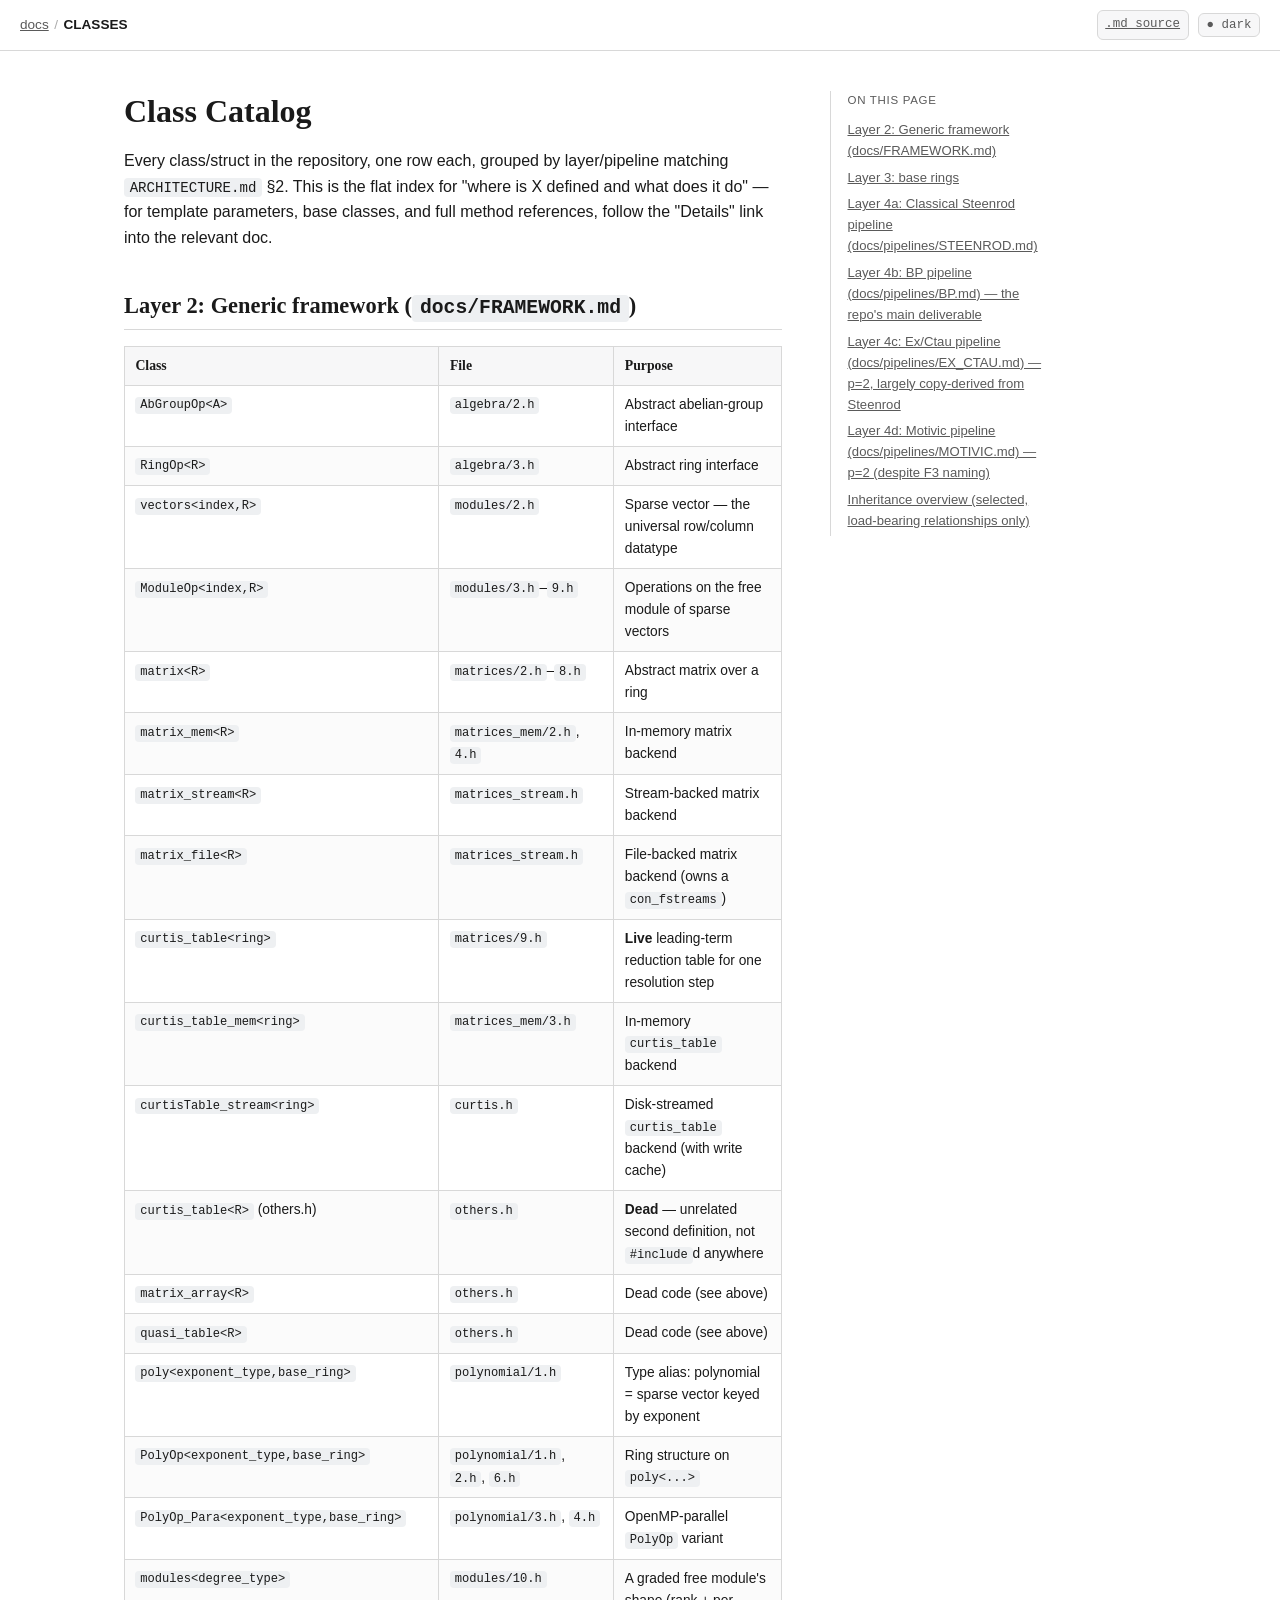
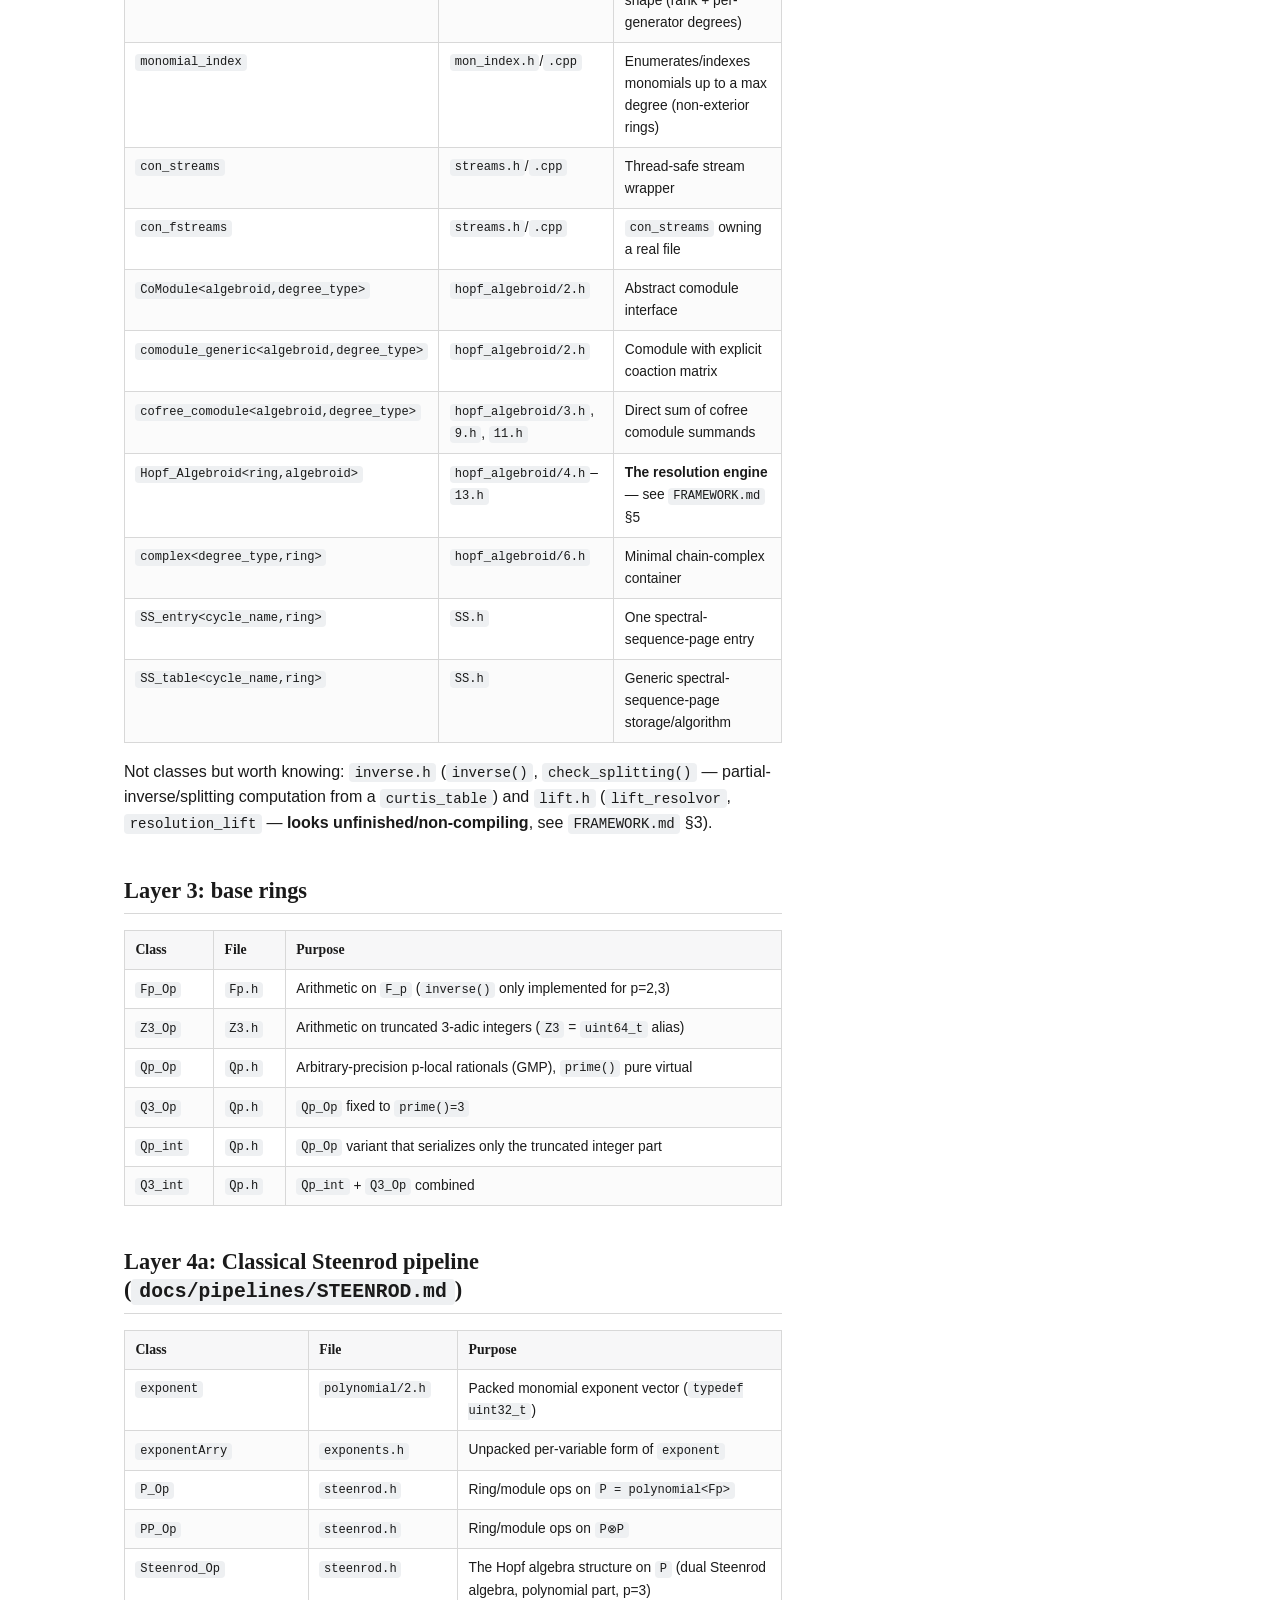
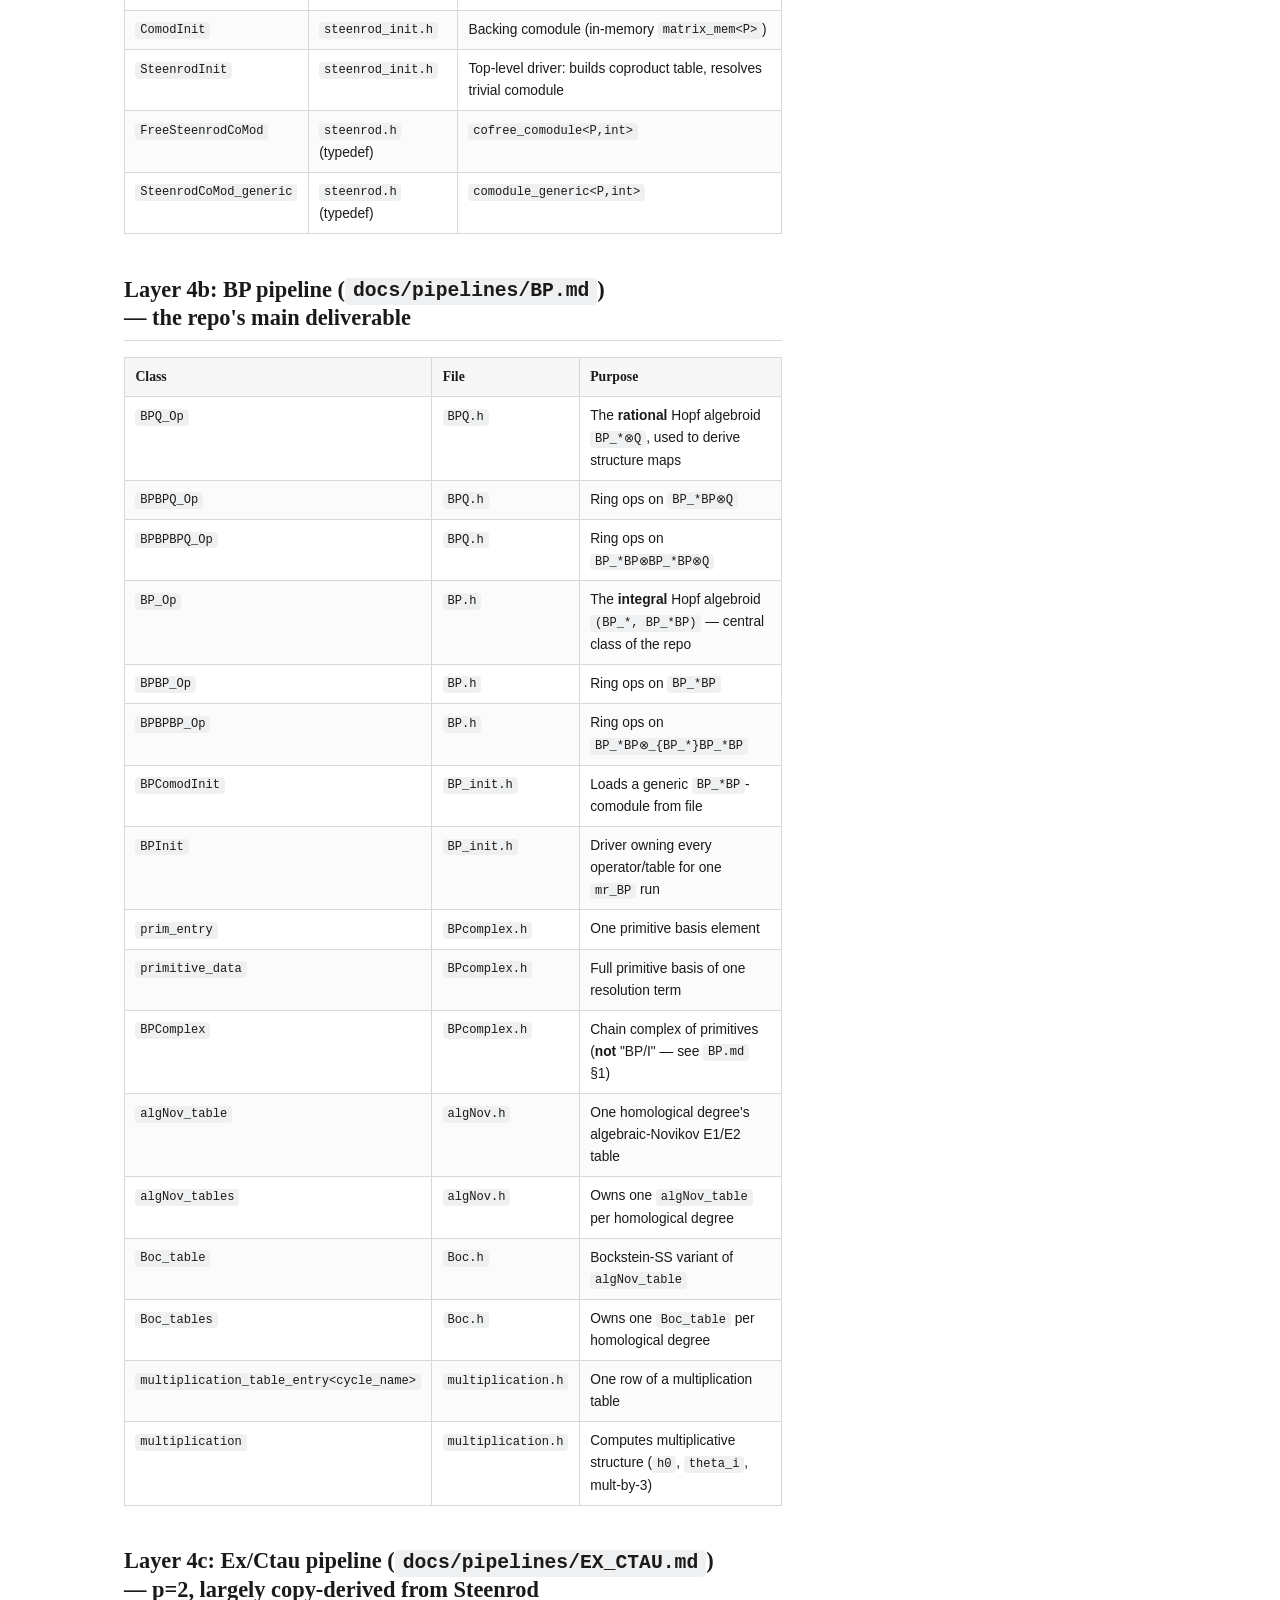
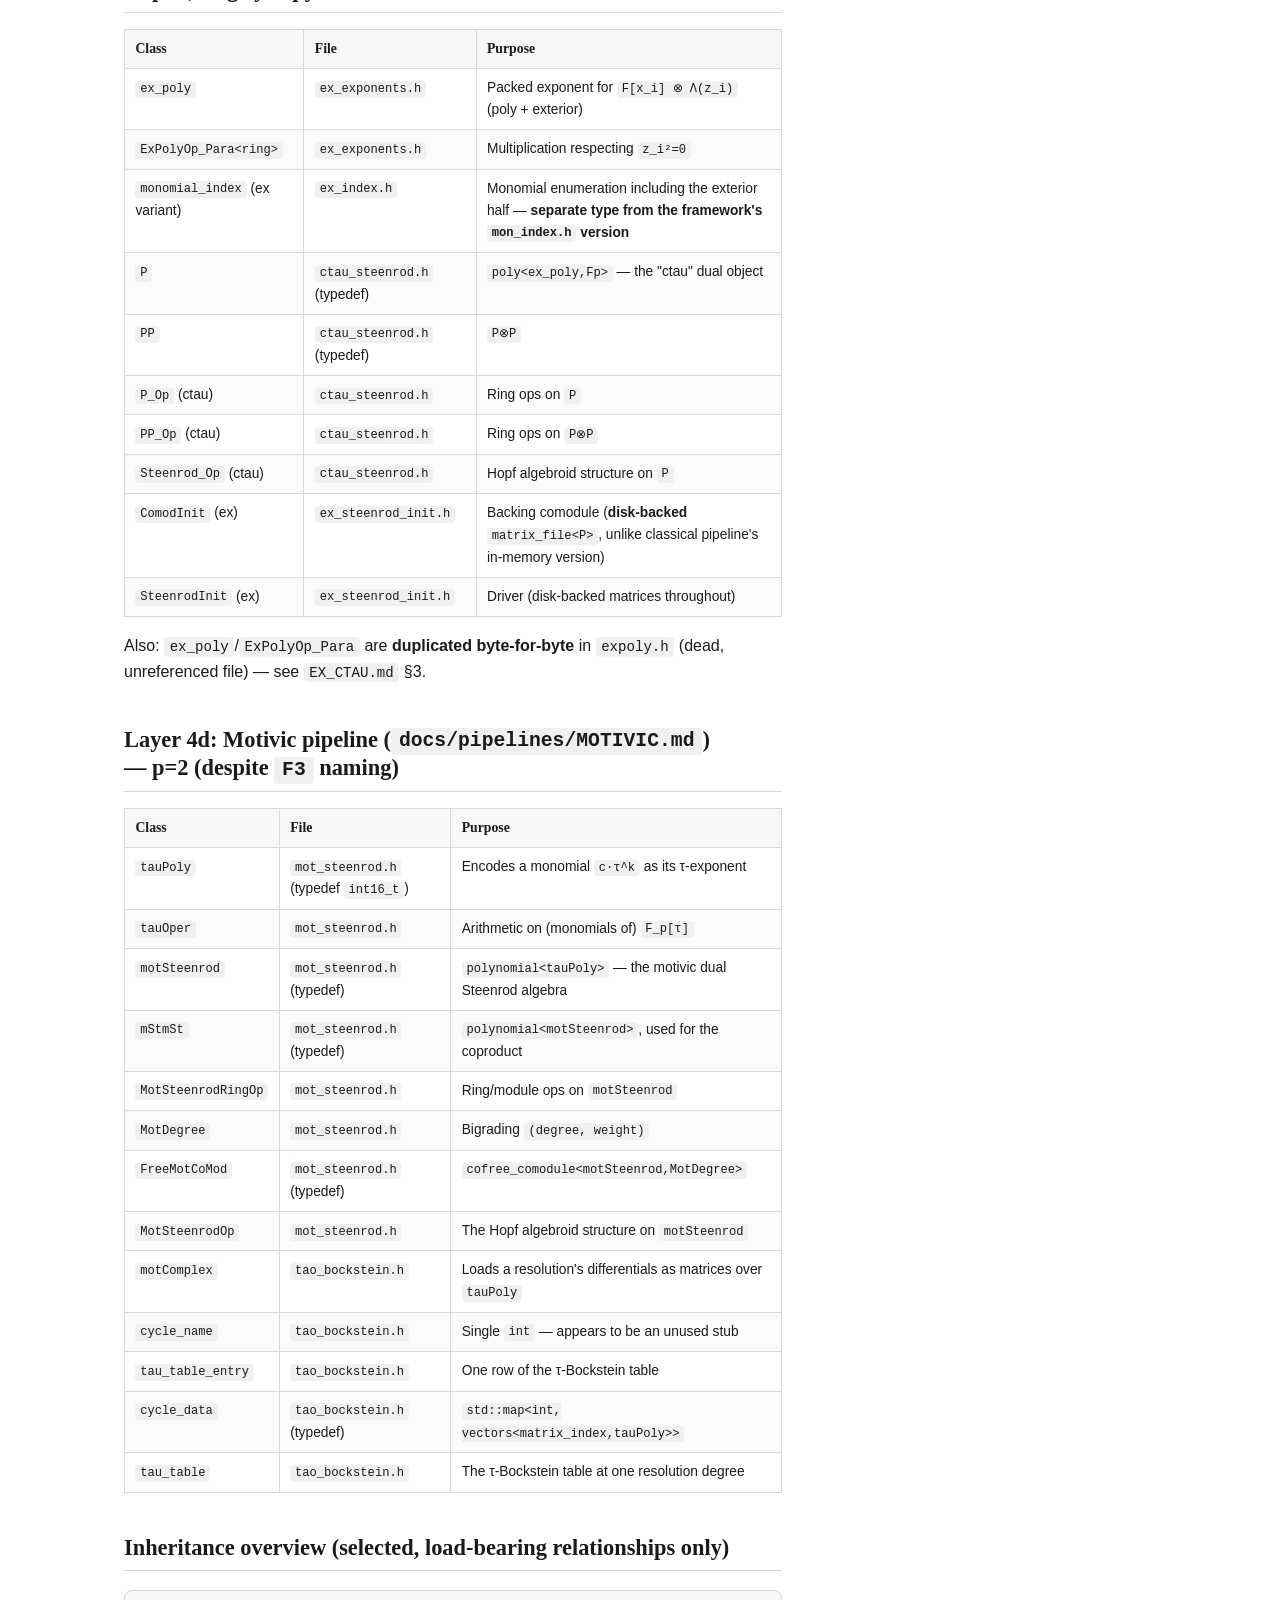
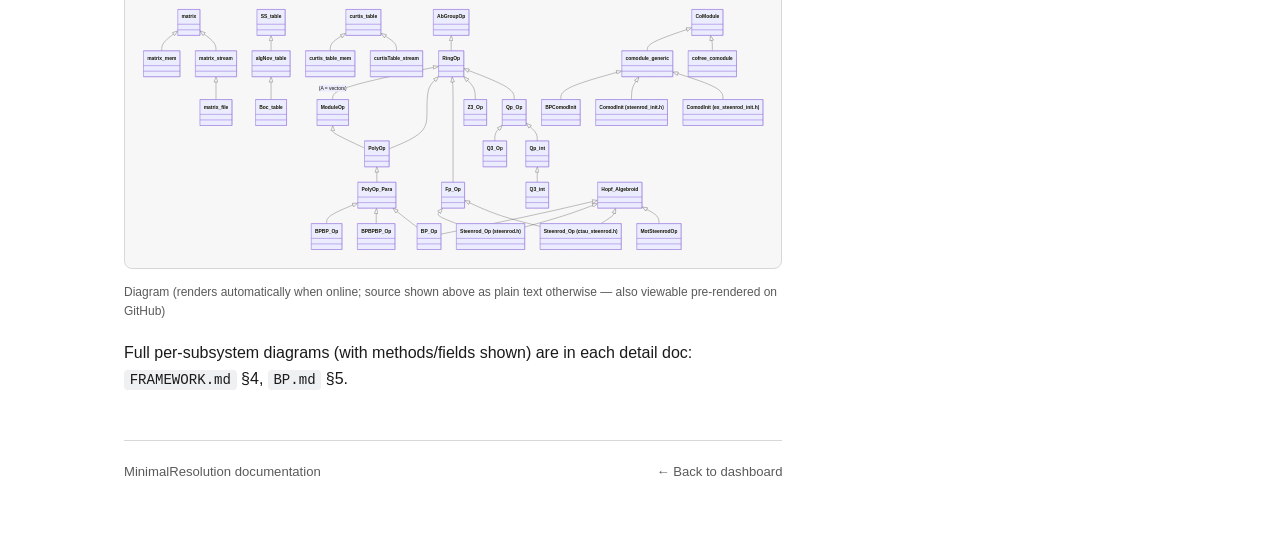
<file: docs/CLASSES.html>
<!doctype html>
<html lang="en">
<head>
<meta charset="utf-8">
<meta name="viewport" content="width=device-width, initial-scale=1">
<title>Class Catalog — MinimalResolution docs</title>
<link rel="stylesheet" href="./assets/style.css">
</head>
<body>
<div class="topbar">
  <div class="crumbs"><a href="./index.html">docs</a><span class="sep">/</span><span class="current">CLASSES</span></div>
  <div class="actions">
    <a class="src-link" href="CLASSES.md">.md source</a>
    <button class="theme-toggle" data-theme-toggle type="button">● dark</button>
  </div>
</div>
<div class="page-shell">
  <article>
<h1 id="class-catalog">Class Catalog<a class="heading-anchor" href="#class-catalog">#</a></h1>
<p>Every class/struct in the repository, one row each, grouped by layer/pipeline
matching <code>ARCHITECTURE.md</code> §2. This is the flat index for &quot;where is X
defined and what does it do&quot; — for template parameters, base classes, and
full method references, follow the &quot;Details&quot; link into the relevant doc.</p>
<h2 id="layer-2-generic-framework-docsframeworkmd">Layer 2: Generic framework (<code>docs/FRAMEWORK.md</code>)<a class="heading-anchor" href="#layer-2-generic-framework-docsframeworkmd">#</a></h2>
<div class="table-wrap"><table>
<thead><tr>
<th>Class</th>
<th>File</th>
<th>Purpose</th>
</tr>
</thead>
<tbody><tr>
<td><code>AbGroupOp&lt;A&gt;</code></td>
<td><code>algebra/2.h</code></td>
<td>Abstract abelian-group interface</td>
</tr>
<tr>
<td><code>RingOp&lt;R&gt;</code></td>
<td><code>algebra/3.h</code></td>
<td>Abstract ring interface</td>
</tr>
<tr>
<td><code>vectors&lt;index,R&gt;</code></td>
<td><code>modules/2.h</code></td>
<td>Sparse vector — the universal row/column datatype</td>
</tr>
<tr>
<td><code>ModuleOp&lt;index,R&gt;</code></td>
<td><code>modules/3.h</code>–<code>9.h</code></td>
<td>Operations on the free module of sparse vectors</td>
</tr>
<tr>
<td><code>matrix&lt;R&gt;</code></td>
<td><code>matrices/2.h</code>–<code>8.h</code></td>
<td>Abstract matrix over a ring</td>
</tr>
<tr>
<td><code>matrix_mem&lt;R&gt;</code></td>
<td><code>matrices_mem/2.h</code>, <code>4.h</code></td>
<td>In-memory matrix backend</td>
</tr>
<tr>
<td><code>matrix_stream&lt;R&gt;</code></td>
<td><code>matrices_stream.h</code></td>
<td>Stream-backed matrix backend</td>
</tr>
<tr>
<td><code>matrix_file&lt;R&gt;</code></td>
<td><code>matrices_stream.h</code></td>
<td>File-backed matrix backend (owns a <code>con_fstreams</code>)</td>
</tr>
<tr>
<td><code>curtis_table&lt;ring&gt;</code></td>
<td><code>matrices/9.h</code></td>
<td><strong>Live</strong> leading-term reduction table for one resolution step</td>
</tr>
<tr>
<td><code>curtis_table_mem&lt;ring&gt;</code></td>
<td><code>matrices_mem/3.h</code></td>
<td>In-memory <code>curtis_table</code> backend</td>
</tr>
<tr>
<td><code>curtisTable_stream&lt;ring&gt;</code></td>
<td><code>curtis.h</code></td>
<td>Disk-streamed <code>curtis_table</code> backend (with write cache)</td>
</tr>
<tr>
<td><code>curtis_table&lt;R&gt;</code> (others.h)</td>
<td><code>others.h</code></td>
<td><strong>Dead</strong> — unrelated second definition, not <code>#include</code>d anywhere</td>
</tr>
<tr>
<td><code>matrix_array&lt;R&gt;</code></td>
<td><code>others.h</code></td>
<td>Dead code (see above)</td>
</tr>
<tr>
<td><code>quasi_table&lt;R&gt;</code></td>
<td><code>others.h</code></td>
<td>Dead code (see above)</td>
</tr>
<tr>
<td><code>poly&lt;exponent_type,base_ring&gt;</code></td>
<td><code>polynomial/1.h</code></td>
<td>Type alias: polynomial = sparse vector keyed by exponent</td>
</tr>
<tr>
<td><code>PolyOp&lt;exponent_type,base_ring&gt;</code></td>
<td><code>polynomial/1.h</code>, <code>2.h</code>, <code>6.h</code></td>
<td>Ring structure on <code>poly&lt;...&gt;</code></td>
</tr>
<tr>
<td><code>PolyOp_Para&lt;exponent_type,base_ring&gt;</code></td>
<td><code>polynomial/3.h</code>, <code>4.h</code></td>
<td>OpenMP-parallel <code>PolyOp</code> variant</td>
</tr>
<tr>
<td><code>modules&lt;degree_type&gt;</code></td>
<td><code>modules/10.h</code></td>
<td>A graded free module&#39;s shape (rank + per-generator degrees)</td>
</tr>
<tr>
<td><code>monomial_index</code></td>
<td><code>mon_index.h</code>/<code>.cpp</code></td>
<td>Enumerates/indexes monomials up to a max degree (non-exterior rings)</td>
</tr>
<tr>
<td><code>con_streams</code></td>
<td><code>streams.h</code>/<code>.cpp</code></td>
<td>Thread-safe stream wrapper</td>
</tr>
<tr>
<td><code>con_fstreams</code></td>
<td><code>streams.h</code>/<code>.cpp</code></td>
<td><code>con_streams</code> owning a real file</td>
</tr>
<tr>
<td><code>CoModule&lt;algebroid,degree_type&gt;</code></td>
<td><code>hopf_algebroid/2.h</code></td>
<td>Abstract comodule interface</td>
</tr>
<tr>
<td><code>comodule_generic&lt;algebroid,degree_type&gt;</code></td>
<td><code>hopf_algebroid/2.h</code></td>
<td>Comodule with explicit coaction matrix</td>
</tr>
<tr>
<td><code>cofree_comodule&lt;algebroid,degree_type&gt;</code></td>
<td><code>hopf_algebroid/3.h</code>, <code>9.h</code>, <code>11.h</code></td>
<td>Direct sum of cofree comodule summands</td>
</tr>
<tr>
<td><code>Hopf_Algebroid&lt;ring,algebroid&gt;</code></td>
<td><code>hopf_algebroid/4.h</code>–<code>13.h</code></td>
<td><strong>The resolution engine</strong> — see <code>FRAMEWORK.md</code> §5</td>
</tr>
<tr>
<td><code>complex&lt;degree_type,ring&gt;</code></td>
<td><code>hopf_algebroid/6.h</code></td>
<td>Minimal chain-complex container</td>
</tr>
<tr>
<td><code>SS_entry&lt;cycle_name,ring&gt;</code></td>
<td><code>SS.h</code></td>
<td>One spectral-sequence-page entry</td>
</tr>
<tr>
<td><code>SS_table&lt;cycle_name,ring&gt;</code></td>
<td><code>SS.h</code></td>
<td>Generic spectral-sequence-page storage/algorithm</td>
</tr>
</tbody>
</table></div>
<p>Not classes but worth knowing: <code>inverse.h</code> (<code>inverse()</code>, <code>check_splitting()</code>
— partial-inverse/splitting computation from a <code>curtis_table</code>) and <code>lift.h</code>
(<code>lift_resolvor</code>, <code>resolution_lift</code> — <strong>looks unfinished/non-compiling</strong>, see
<code>FRAMEWORK.md</code> §3).</p>
<h2 id="layer-3-base-rings">Layer 3: base rings<a class="heading-anchor" href="#layer-3-base-rings">#</a></h2>
<div class="table-wrap"><table>
<thead><tr>
<th>Class</th>
<th>File</th>
<th>Purpose</th>
</tr>
</thead>
<tbody><tr>
<td><code>Fp_Op</code></td>
<td><code>Fp.h</code></td>
<td>Arithmetic on <code>F_p</code> (<code>inverse()</code> only implemented for p=2,3)</td>
</tr>
<tr>
<td><code>Z3_Op</code></td>
<td><code>Z3.h</code></td>
<td>Arithmetic on truncated 3-adic integers (<code>Z3</code> = <code>uint64_t</code> alias)</td>
</tr>
<tr>
<td><code>Qp_Op</code></td>
<td><code>Qp.h</code></td>
<td>Arbitrary-precision p-local rationals (GMP), <code>prime()</code> pure virtual</td>
</tr>
<tr>
<td><code>Q3_Op</code></td>
<td><code>Qp.h</code></td>
<td><code>Qp_Op</code> fixed to <code>prime()=3</code></td>
</tr>
<tr>
<td><code>Qp_int</code></td>
<td><code>Qp.h</code></td>
<td><code>Qp_Op</code> variant that serializes only the truncated integer part</td>
</tr>
<tr>
<td><code>Q3_int</code></td>
<td><code>Qp.h</code></td>
<td><code>Qp_int</code> + <code>Q3_Op</code> combined</td>
</tr>
</tbody>
</table></div>
<h2 id="layer-4a-classical-steenrod-pipeline-docspipelinessteenrodmd">Layer 4a: Classical Steenrod pipeline (<code>docs/pipelines/STEENROD.md</code>)<a class="heading-anchor" href="#layer-4a-classical-steenrod-pipeline-docspipelinessteenrodmd">#</a></h2>
<div class="table-wrap"><table>
<thead><tr>
<th>Class</th>
<th>File</th>
<th>Purpose</th>
</tr>
</thead>
<tbody><tr>
<td><code>exponent</code></td>
<td><code>polynomial/2.h</code></td>
<td>Packed monomial exponent vector (<code>typedef uint32_t</code>)</td>
</tr>
<tr>
<td><code>exponentArry</code></td>
<td><code>exponents.h</code></td>
<td>Unpacked per-variable form of <code>exponent</code></td>
</tr>
<tr>
<td><code>P_Op</code></td>
<td><code>steenrod.h</code></td>
<td>Ring/module ops on <code>P = polynomial&lt;Fp&gt;</code></td>
</tr>
<tr>
<td><code>PP_Op</code></td>
<td><code>steenrod.h</code></td>
<td>Ring/module ops on <code>P⊗P</code></td>
</tr>
<tr>
<td><code>Steenrod_Op</code></td>
<td><code>steenrod.h</code></td>
<td>The Hopf algebra structure on <code>P</code> (dual Steenrod algebra, polynomial part, p=3)</td>
</tr>
<tr>
<td><code>ComodInit</code></td>
<td><code>steenrod_init.h</code></td>
<td>Backing comodule (in-memory <code>matrix_mem&lt;P&gt;</code>)</td>
</tr>
<tr>
<td><code>SteenrodInit</code></td>
<td><code>steenrod_init.h</code></td>
<td>Top-level driver: builds coproduct table, resolves trivial comodule</td>
</tr>
<tr>
<td><code>FreeSteenrodCoMod</code></td>
<td><code>steenrod.h</code> (typedef)</td>
<td><code>cofree_comodule&lt;P,int&gt;</code></td>
</tr>
<tr>
<td><code>SteenrodCoMod_generic</code></td>
<td><code>steenrod.h</code> (typedef)</td>
<td><code>comodule_generic&lt;P,int&gt;</code></td>
</tr>
</tbody>
</table></div>
<h2 id="layer-4b-bp-pipeline-docspipelinesbpmd-the-repos-main-deliverable">Layer 4b: BP pipeline (<code>docs/pipelines/BP.md</code>) — the repo&#39;s main deliverable<a class="heading-anchor" href="#layer-4b-bp-pipeline-docspipelinesbpmd-the-repos-main-deliverable">#</a></h2>
<div class="table-wrap"><table>
<thead><tr>
<th>Class</th>
<th>File</th>
<th>Purpose</th>
</tr>
</thead>
<tbody><tr>
<td><code>BPQ_Op</code></td>
<td><code>BPQ.h</code></td>
<td>The <strong>rational</strong> Hopf algebroid <code>BP_*⊗Q</code>, used to derive structure maps</td>
</tr>
<tr>
<td><code>BPBPQ_Op</code></td>
<td><code>BPQ.h</code></td>
<td>Ring ops on <code>BP_*BP⊗Q</code></td>
</tr>
<tr>
<td><code>BPBPBPQ_Op</code></td>
<td><code>BPQ.h</code></td>
<td>Ring ops on <code>BP_*BP⊗BP_*BP⊗Q</code></td>
</tr>
<tr>
<td><code>BP_Op</code></td>
<td><code>BP.h</code></td>
<td>The <strong>integral</strong> Hopf algebroid <code>(BP_*, BP_*BP)</code> — central class of the repo</td>
</tr>
<tr>
<td><code>BPBP_Op</code></td>
<td><code>BP.h</code></td>
<td>Ring ops on <code>BP_*BP</code></td>
</tr>
<tr>
<td><code>BPBPBP_Op</code></td>
<td><code>BP.h</code></td>
<td>Ring ops on <code>BP_*BP⊗_{BP_*}BP_*BP</code></td>
</tr>
<tr>
<td><code>BPComodInit</code></td>
<td><code>BP_init.h</code></td>
<td>Loads a generic <code>BP_*BP</code>-comodule from file</td>
</tr>
<tr>
<td><code>BPInit</code></td>
<td><code>BP_init.h</code></td>
<td>Driver owning every operator/table for one <code>mr_BP</code> run</td>
</tr>
<tr>
<td><code>prim_entry</code></td>
<td><code>BPcomplex.h</code></td>
<td>One primitive basis element</td>
</tr>
<tr>
<td><code>primitive_data</code></td>
<td><code>BPcomplex.h</code></td>
<td>Full primitive basis of one resolution term</td>
</tr>
<tr>
<td><code>BPComplex</code></td>
<td><code>BPcomplex.h</code></td>
<td>Chain complex of primitives (<strong>not</strong> &quot;BP/I&quot; — see <code>BP.md</code> §1)</td>
</tr>
<tr>
<td><code>algNov_table</code></td>
<td><code>algNov.h</code></td>
<td>One homological degree&#39;s algebraic-Novikov E1/E2 table</td>
</tr>
<tr>
<td><code>algNov_tables</code></td>
<td><code>algNov.h</code></td>
<td>Owns one <code>algNov_table</code> per homological degree</td>
</tr>
<tr>
<td><code>Boc_table</code></td>
<td><code>Boc.h</code></td>
<td>Bockstein-SS variant of <code>algNov_table</code></td>
</tr>
<tr>
<td><code>Boc_tables</code></td>
<td><code>Boc.h</code></td>
<td>Owns one <code>Boc_table</code> per homological degree</td>
</tr>
<tr>
<td><code>multiplication_table_entry&lt;cycle_name&gt;</code></td>
<td><code>multiplication.h</code></td>
<td>One row of a multiplication table</td>
</tr>
<tr>
<td><code>multiplication</code></td>
<td><code>multiplication.h</code></td>
<td>Computes multiplicative structure (<code>h0</code>, <code>theta_i</code>, mult-by-3)</td>
</tr>
</tbody>
</table></div>
<h2 id="layer-4c-exctau-pipeline-docspipelinesex_ctaumd-p2-largely-copy-derived-from-steenrod">Layer 4c: Ex/Ctau pipeline (<code>docs/pipelines/EX_CTAU.md</code>) — p=2, largely copy-derived from Steenrod<a class="heading-anchor" href="#layer-4c-exctau-pipeline-docspipelinesex_ctaumd-p2-largely-copy-derived-from-steenrod">#</a></h2>
<div class="table-wrap"><table>
<thead><tr>
<th>Class</th>
<th>File</th>
<th>Purpose</th>
</tr>
</thead>
<tbody><tr>
<td><code>ex_poly</code></td>
<td><code>ex_exponents.h</code></td>
<td>Packed exponent for <code>F[x_i] ⊗ Λ(z_i)</code> (poly + exterior)</td>
</tr>
<tr>
<td><code>ExPolyOp_Para&lt;ring&gt;</code></td>
<td><code>ex_exponents.h</code></td>
<td>Multiplication respecting <code>z_i²=0</code></td>
</tr>
<tr>
<td><code>monomial_index</code> (ex variant)</td>
<td><code>ex_index.h</code></td>
<td>Monomial enumeration including the exterior half — <strong>separate type from the framework&#39;s <code>mon_index.h</code> version</strong></td>
</tr>
<tr>
<td><code>P</code></td>
<td><code>ctau_steenrod.h</code> (typedef)</td>
<td><code>poly&lt;ex_poly,Fp&gt;</code> — the &quot;ctau&quot; dual object</td>
</tr>
<tr>
<td><code>PP</code></td>
<td><code>ctau_steenrod.h</code> (typedef)</td>
<td><code>P⊗P</code></td>
</tr>
<tr>
<td><code>P_Op</code> (ctau)</td>
<td><code>ctau_steenrod.h</code></td>
<td>Ring ops on <code>P</code></td>
</tr>
<tr>
<td><code>PP_Op</code> (ctau)</td>
<td><code>ctau_steenrod.h</code></td>
<td>Ring ops on <code>P⊗P</code></td>
</tr>
<tr>
<td><code>Steenrod_Op</code> (ctau)</td>
<td><code>ctau_steenrod.h</code></td>
<td>Hopf algebroid structure on <code>P</code></td>
</tr>
<tr>
<td><code>ComodInit</code> (ex)</td>
<td><code>ex_steenrod_init.h</code></td>
<td>Backing comodule (<strong>disk-backed</strong> <code>matrix_file&lt;P&gt;</code>, unlike classical pipeline&#39;s in-memory version)</td>
</tr>
<tr>
<td><code>SteenrodInit</code> (ex)</td>
<td><code>ex_steenrod_init.h</code></td>
<td>Driver (disk-backed matrices throughout)</td>
</tr>
</tbody>
</table></div>
<p>Also: <code>ex_poly</code>/<code>ExPolyOp_Para</code> are <strong>duplicated byte-for-byte</strong> in
<code>expoly.h</code> (dead, unreferenced file) — see <code>EX_CTAU.md</code> §3.</p>
<h2 id="layer-4d-motivic-pipeline-docspipelinesmotivicmd-p2-despite-f3-naming">Layer 4d: Motivic pipeline (<code>docs/pipelines/MOTIVIC.md</code>) — p=2 (despite <code>F3</code> naming)<a class="heading-anchor" href="#layer-4d-motivic-pipeline-docspipelinesmotivicmd-p2-despite-f3-naming">#</a></h2>
<div class="table-wrap"><table>
<thead><tr>
<th>Class</th>
<th>File</th>
<th>Purpose</th>
</tr>
</thead>
<tbody><tr>
<td><code>tauPoly</code></td>
<td><code>mot_steenrod.h</code> (typedef <code>int16_t</code>)</td>
<td>Encodes a monomial <code>c·τ^k</code> as its τ-exponent</td>
</tr>
<tr>
<td><code>tauOper</code></td>
<td><code>mot_steenrod.h</code></td>
<td>Arithmetic on (monomials of) <code>F_p[τ]</code></td>
</tr>
<tr>
<td><code>motSteenrod</code></td>
<td><code>mot_steenrod.h</code> (typedef)</td>
<td><code>polynomial&lt;tauPoly&gt;</code> — the motivic dual Steenrod algebra</td>
</tr>
<tr>
<td><code>mStmSt</code></td>
<td><code>mot_steenrod.h</code> (typedef)</td>
<td><code>polynomial&lt;motSteenrod&gt;</code>, used for the coproduct</td>
</tr>
<tr>
<td><code>MotSteenrodRingOp</code></td>
<td><code>mot_steenrod.h</code></td>
<td>Ring/module ops on <code>motSteenrod</code></td>
</tr>
<tr>
<td><code>MotDegree</code></td>
<td><code>mot_steenrod.h</code></td>
<td>Bigrading <code>(degree, weight)</code></td>
</tr>
<tr>
<td><code>FreeMotCoMod</code></td>
<td><code>mot_steenrod.h</code> (typedef)</td>
<td><code>cofree_comodule&lt;motSteenrod,MotDegree&gt;</code></td>
</tr>
<tr>
<td><code>MotSteenrodOp</code></td>
<td><code>mot_steenrod.h</code></td>
<td>The Hopf algebroid structure on <code>motSteenrod</code></td>
</tr>
<tr>
<td><code>motComplex</code></td>
<td><code>tao_bockstein.h</code></td>
<td>Loads a resolution&#39;s differentials as matrices over <code>tauPoly</code></td>
</tr>
<tr>
<td><code>cycle_name</code></td>
<td><code>tao_bockstein.h</code></td>
<td>Single <code>int</code> — appears to be an unused stub</td>
</tr>
<tr>
<td><code>tau_table_entry</code></td>
<td><code>tao_bockstein.h</code></td>
<td>One row of the τ-Bockstein table</td>
</tr>
<tr>
<td><code>cycle_data</code></td>
<td><code>tao_bockstein.h</code> (typedef)</td>
<td><code>std::map&lt;int, vectors&lt;matrix_index,tauPoly&gt;&gt;</code></td>
</tr>
<tr>
<td><code>tau_table</code></td>
<td><code>tao_bockstein.h</code></td>
<td>The τ-Bockstein table at one resolution degree</td>
</tr>
</tbody>
</table></div>
<h2 id="inheritance-overview-selected-load-bearing-relationships-only">Inheritance overview (selected, load-bearing relationships only)<a class="heading-anchor" href="#inheritance-overview-selected-load-bearing-relationships-only">#</a></h2>
<div class="mermaid-wrap"><pre class="mermaid">classDiagram
    AbGroupOp &lt;|-- RingOp
    RingOp &lt;|-- ModuleOp : (A = vectors)
    ModuleOp &lt;|-- PolyOp
    RingOp &lt;|-- PolyOp
    PolyOp &lt;|-- PolyOp_Para
    matrix &lt;|-- matrix_mem
    matrix &lt;|-- matrix_stream
    matrix_stream &lt;|-- matrix_file
    curtis_table &lt;|-- curtis_table_mem
    curtis_table &lt;|-- curtisTable_stream
    CoModule &lt;|-- comodule_generic
    CoModule &lt;|-- cofree_comodule
    SS_table &lt;|-- algNov_table
    algNov_table &lt;|-- Boc_table

    RingOp &lt;|-- Fp_Op
    RingOp &lt;|-- Z3_Op
    RingOp &lt;|-- Qp_Op
    Qp_Op &lt;|-- Q3_Op
    Qp_Op &lt;|-- Qp_int
    Qp_int &lt;|-- Q3_int

    PolyOp_Para &lt;|-- BPBP_Op
    PolyOp_Para &lt;|-- BPBPBP_Op
    Hopf_Algebroid &lt;|-- BP_Op
    PolyOp_Para &lt;|-- BP_Op

    class Steenrod_Op_classical["Steenrod_Op (steenrod.h)"]
    Hopf_Algebroid &lt;|-- Steenrod_Op_classical
    Fp_Op &lt;|-- Steenrod_Op_classical

    class Steenrod_Op_ctau["Steenrod_Op (ctau_steenrod.h)"]
    Hopf_Algebroid &lt;|-- Steenrod_Op_ctau
    Fp_Op &lt;|-- Steenrod_Op_ctau

    Hopf_Algebroid &lt;|-- MotSteenrodOp

    class ComodInit_classical["ComodInit (steenrod_init.h)"]
    class ComodInit_ex["ComodInit (ex_steenrod_init.h)"]
    comodule_generic &lt;|-- BPComodInit
    comodule_generic &lt;|-- ComodInit_classical
    comodule_generic &lt;|-- ComodInit_ex</pre><div class="mermaid-fallback-note">Diagram (renders automatically when online; source shown above as plain text otherwise — also viewable pre-rendered on GitHub)</div></div>
<p>Full per-subsystem diagrams (with methods/fields shown) are in each detail
doc: <code>FRAMEWORK.md</code> §4, <code>BP.md</code> §5.</p>

  <footer class="page-footer">
    <span>MinimalResolution documentation</span>
    <a href="./index.html">&larr; Back to dashboard</a>
  </footer>
  </article>
  <nav id="toc" aria-label="Table of contents"></nav>
</div>
<script src="./assets/page.js"></script>
</body>
</html>
</file>
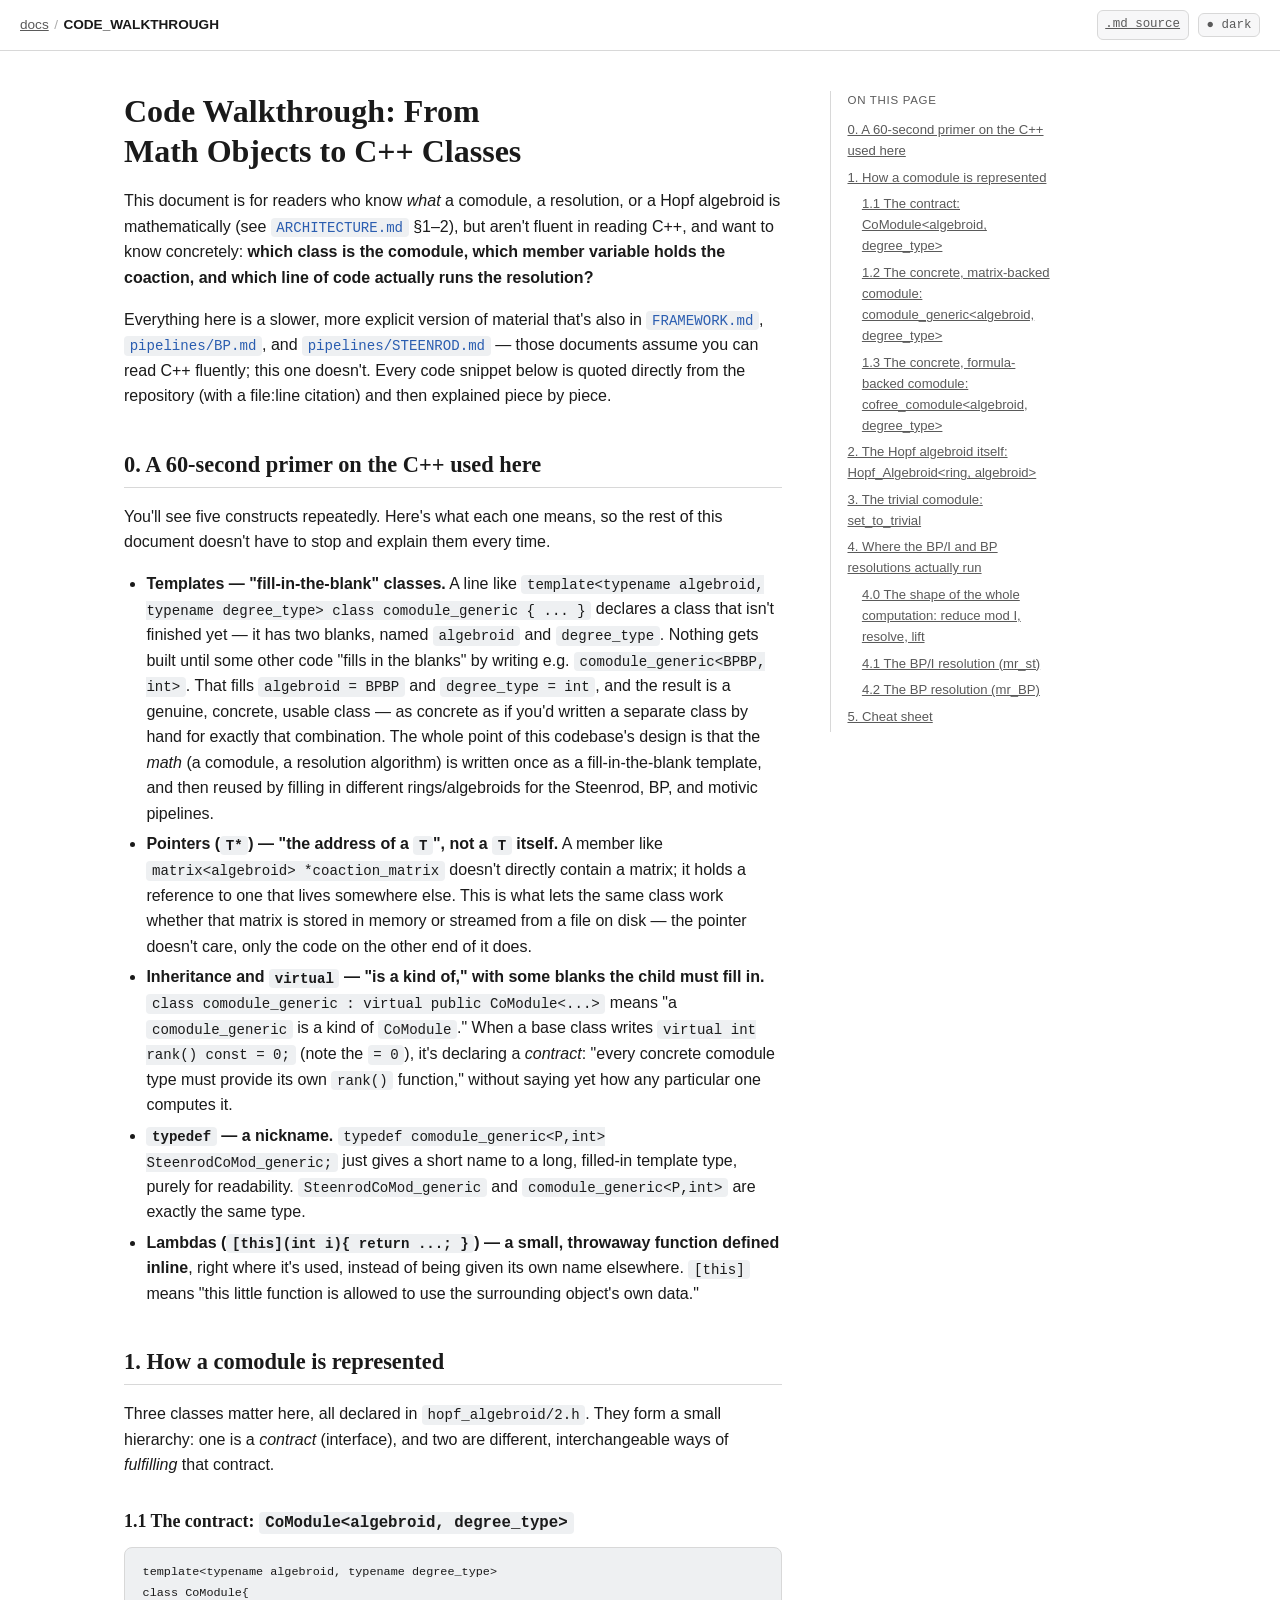
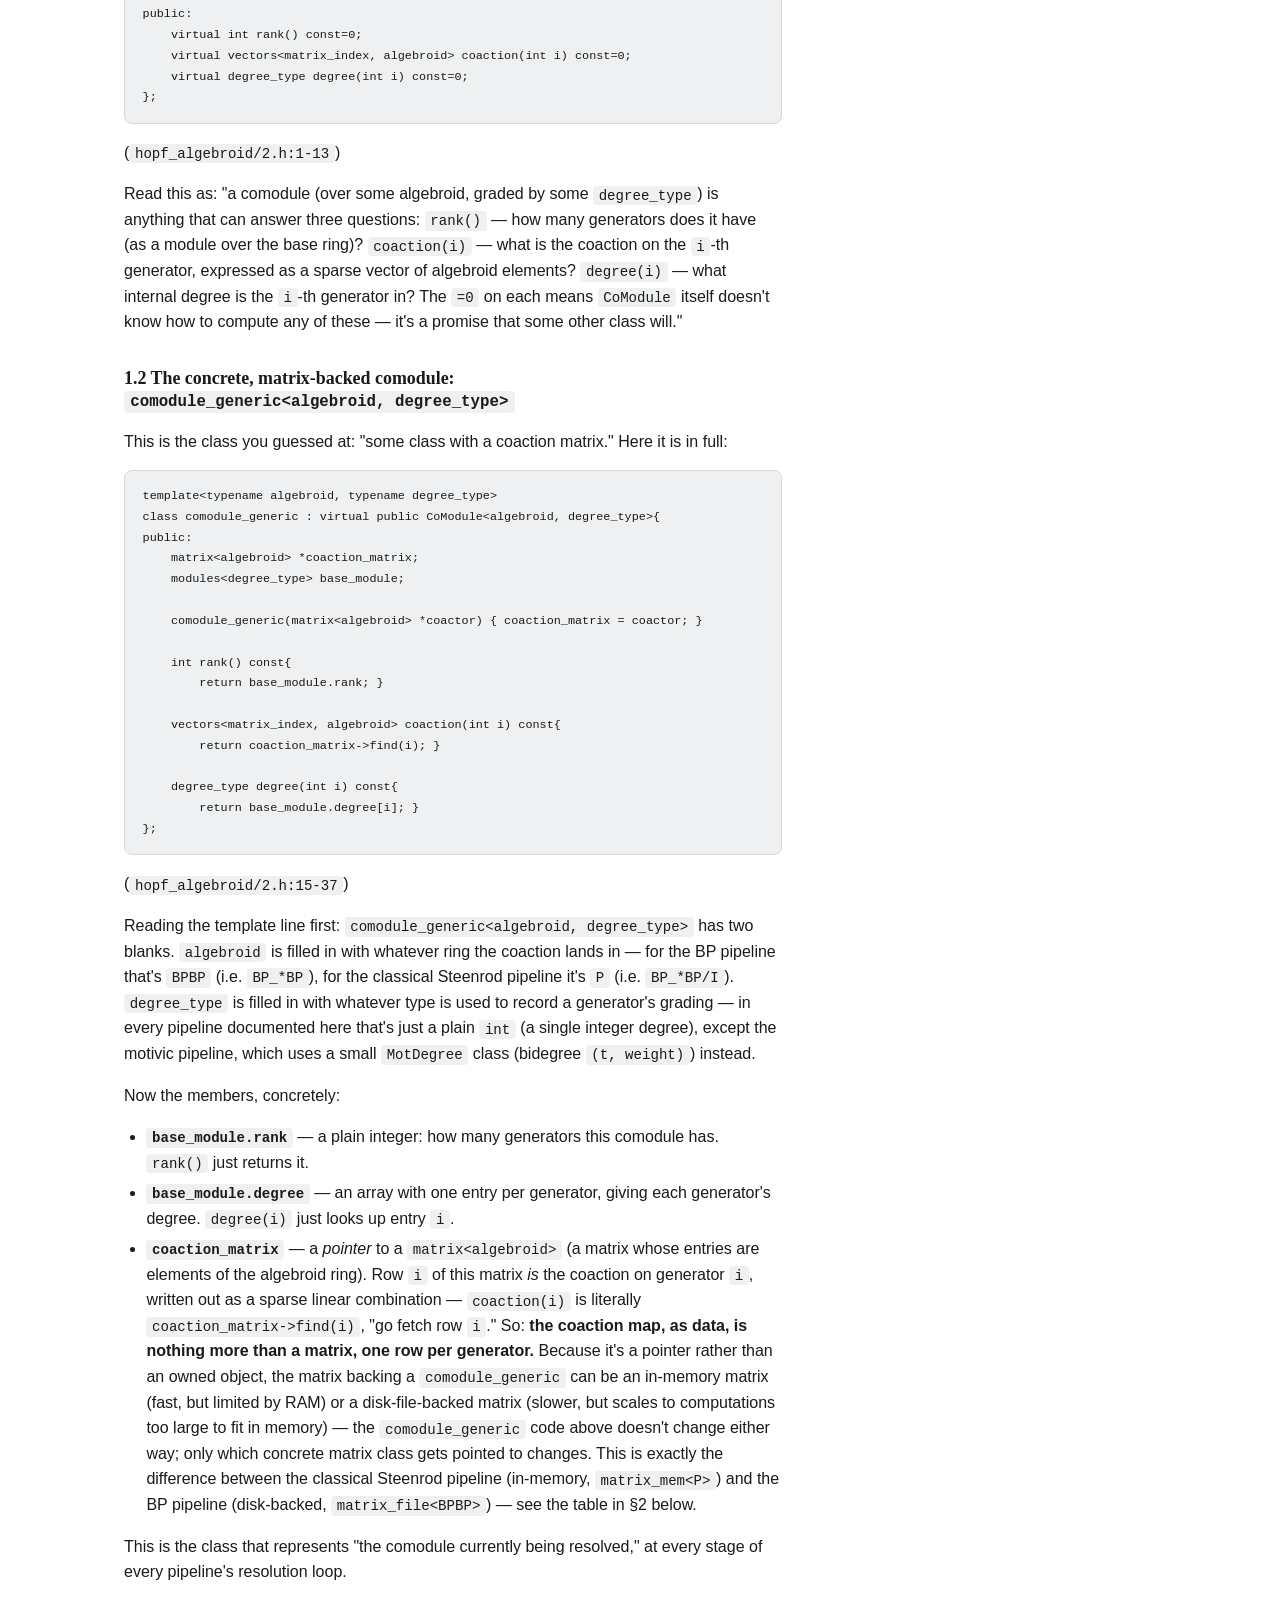
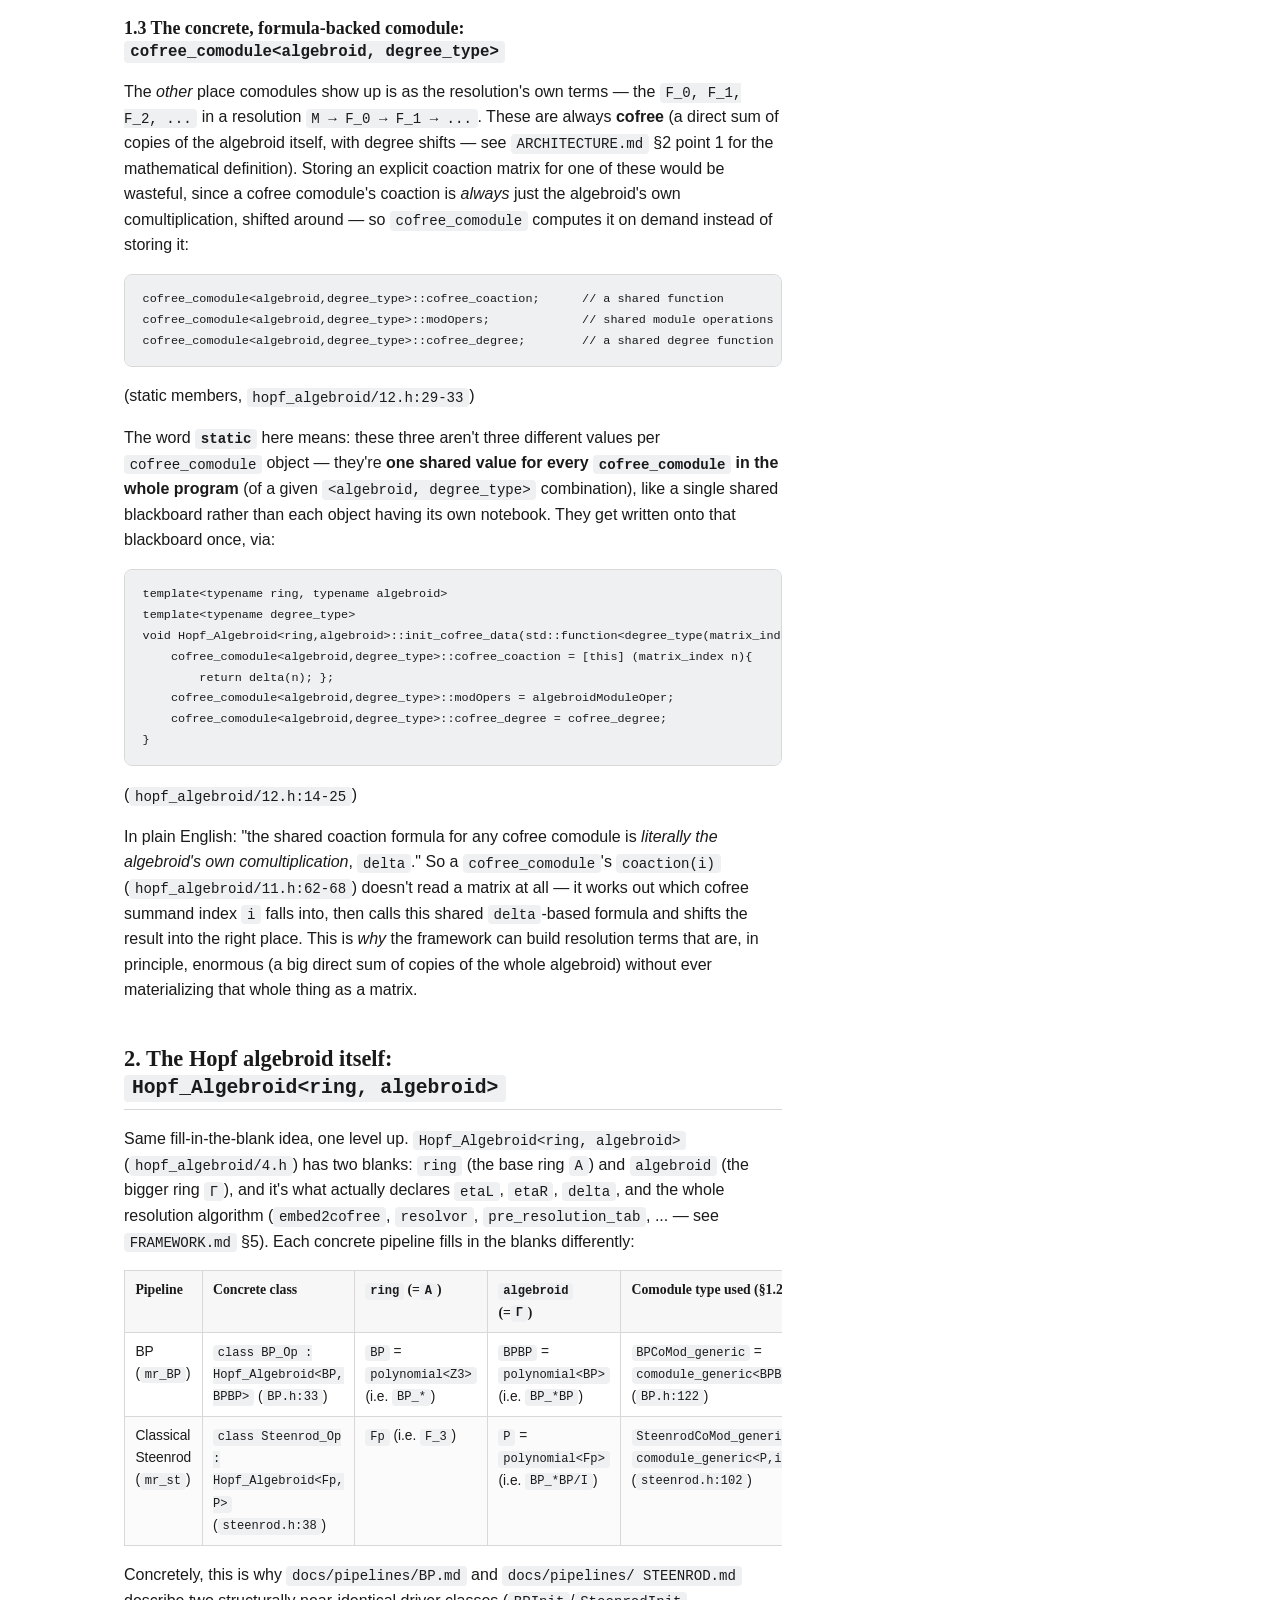
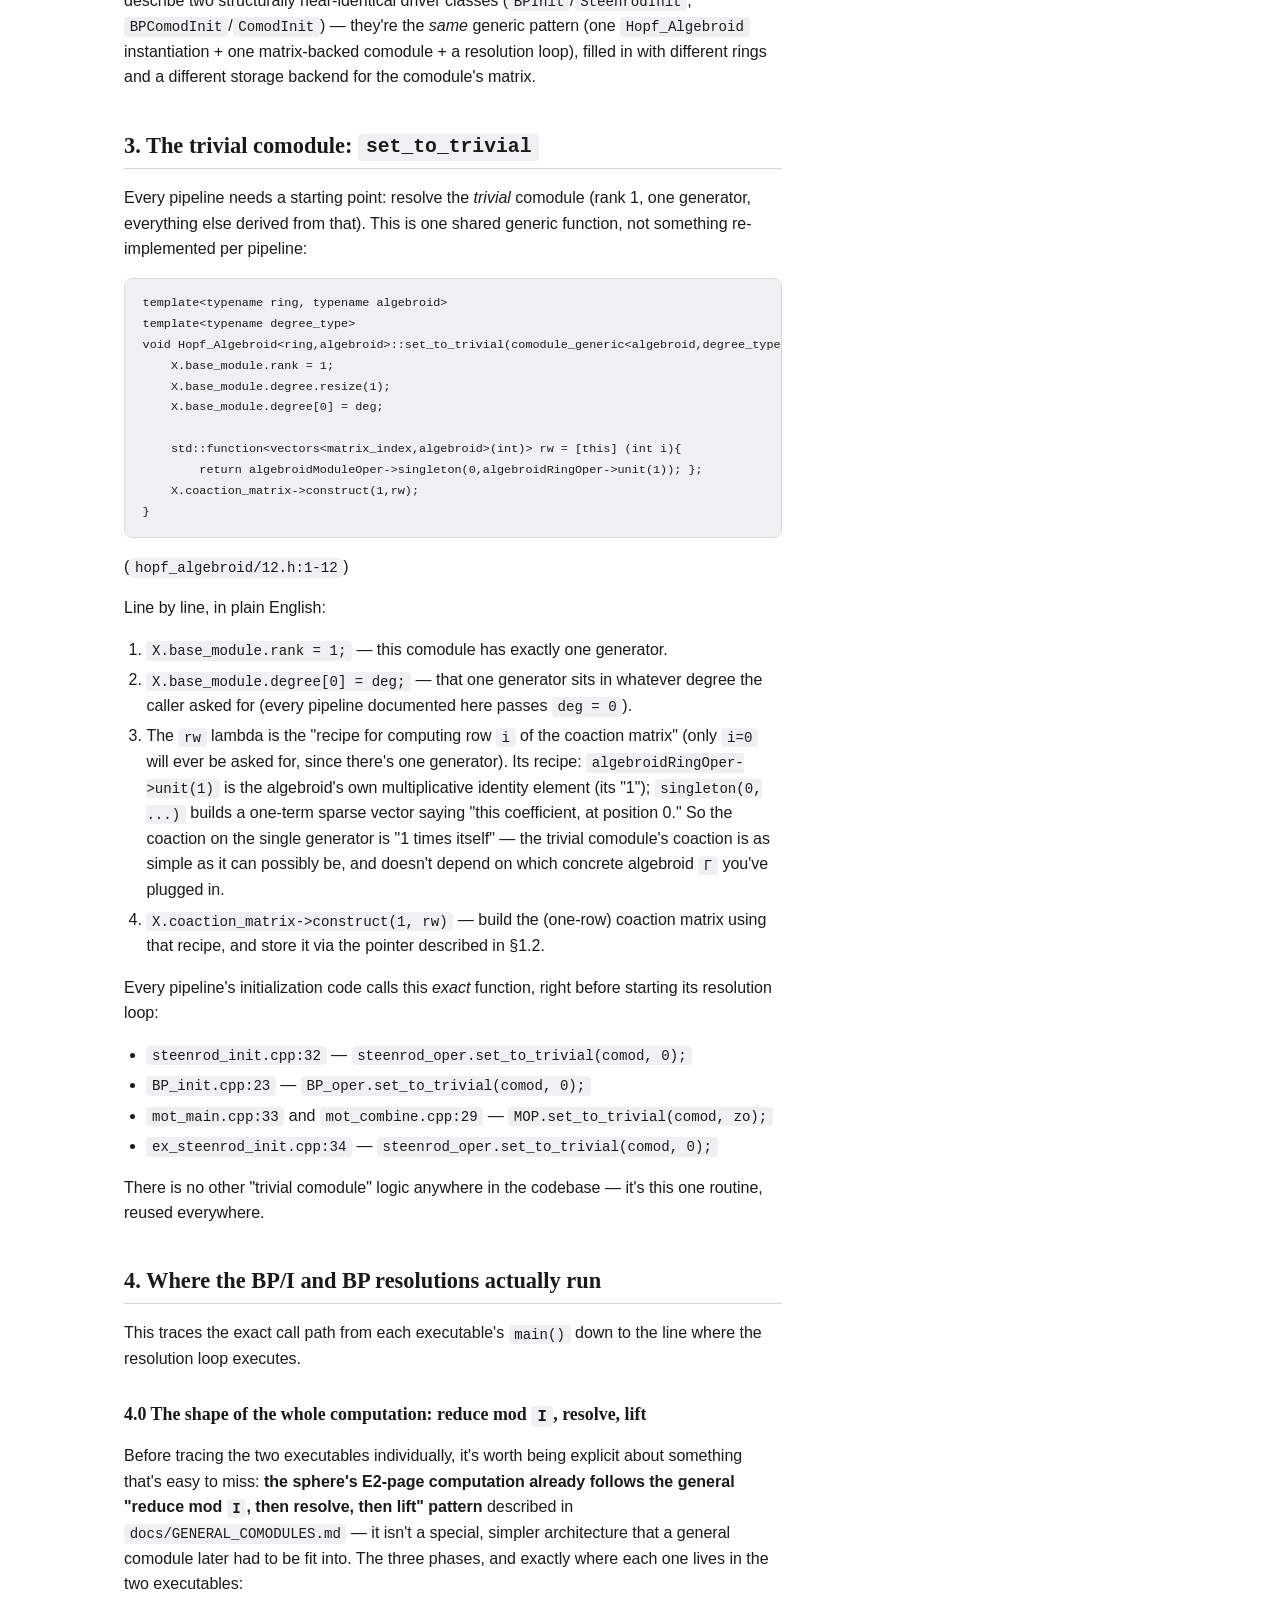
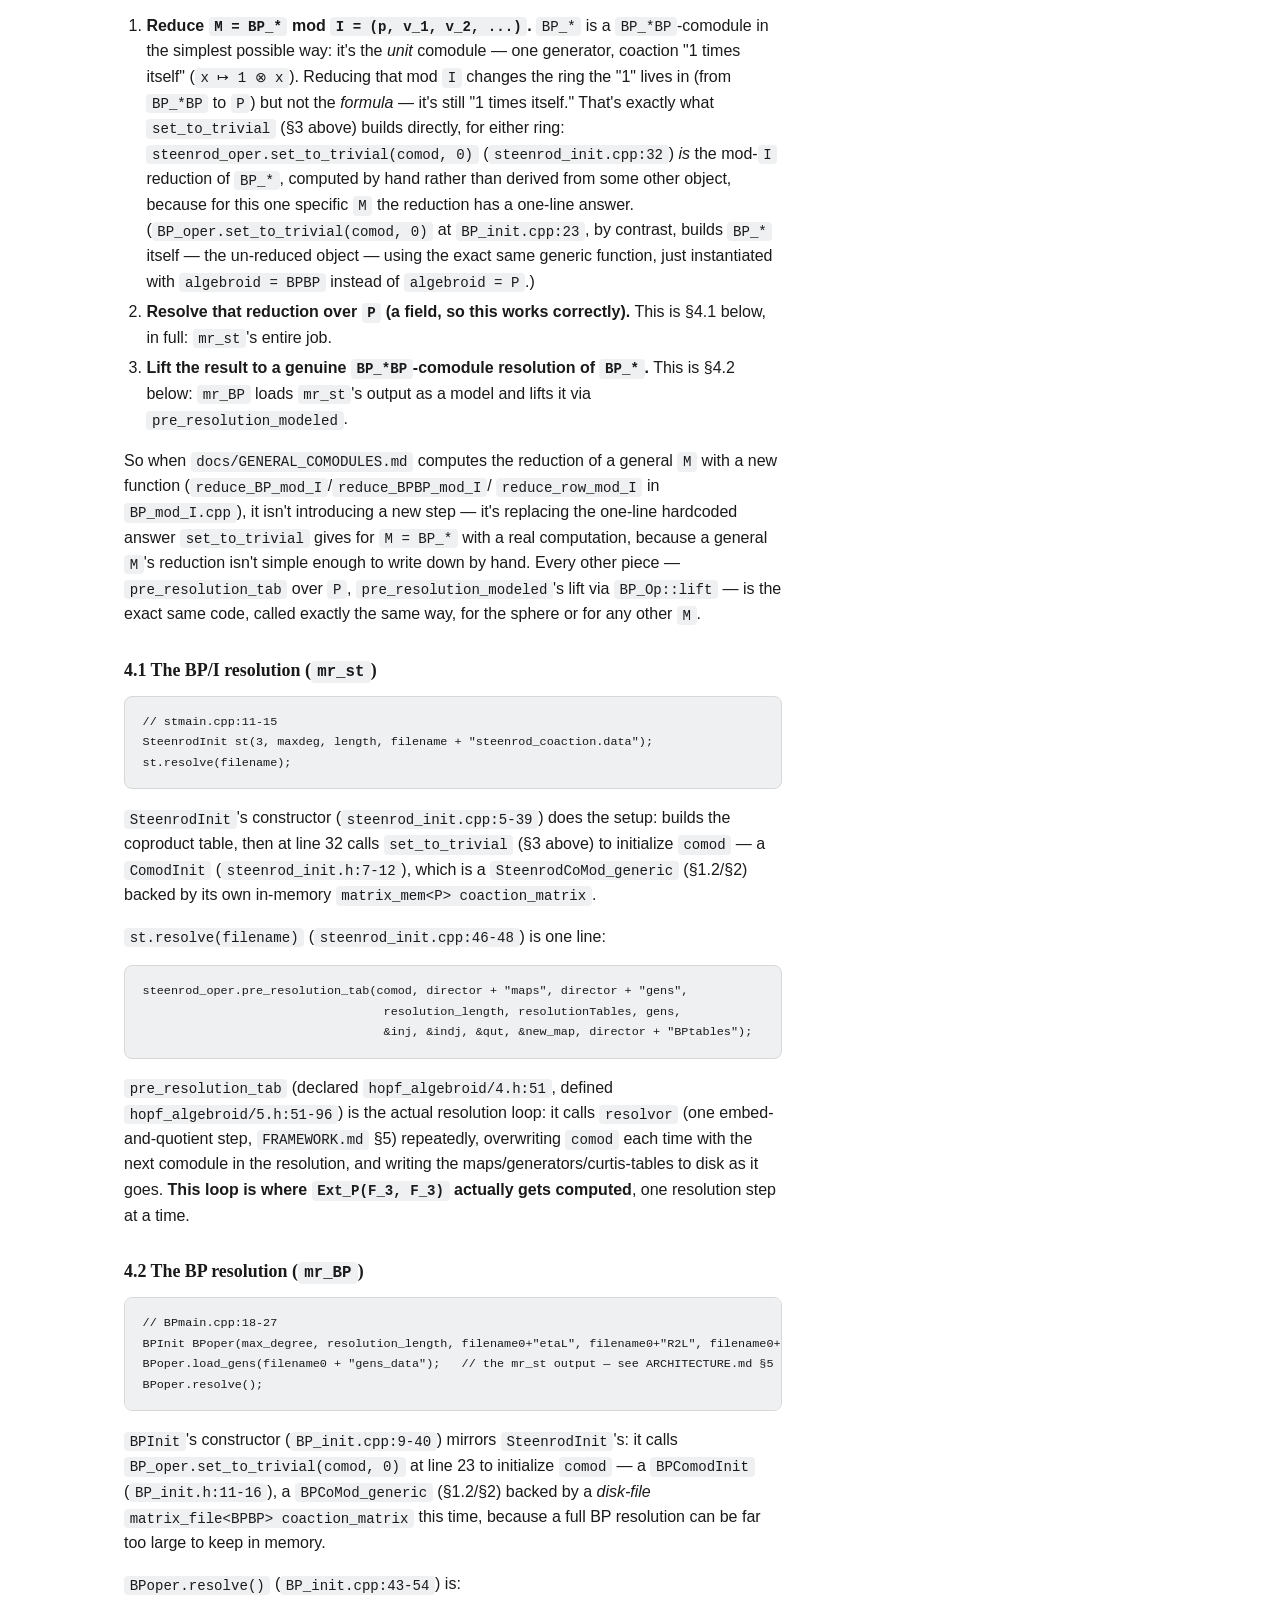
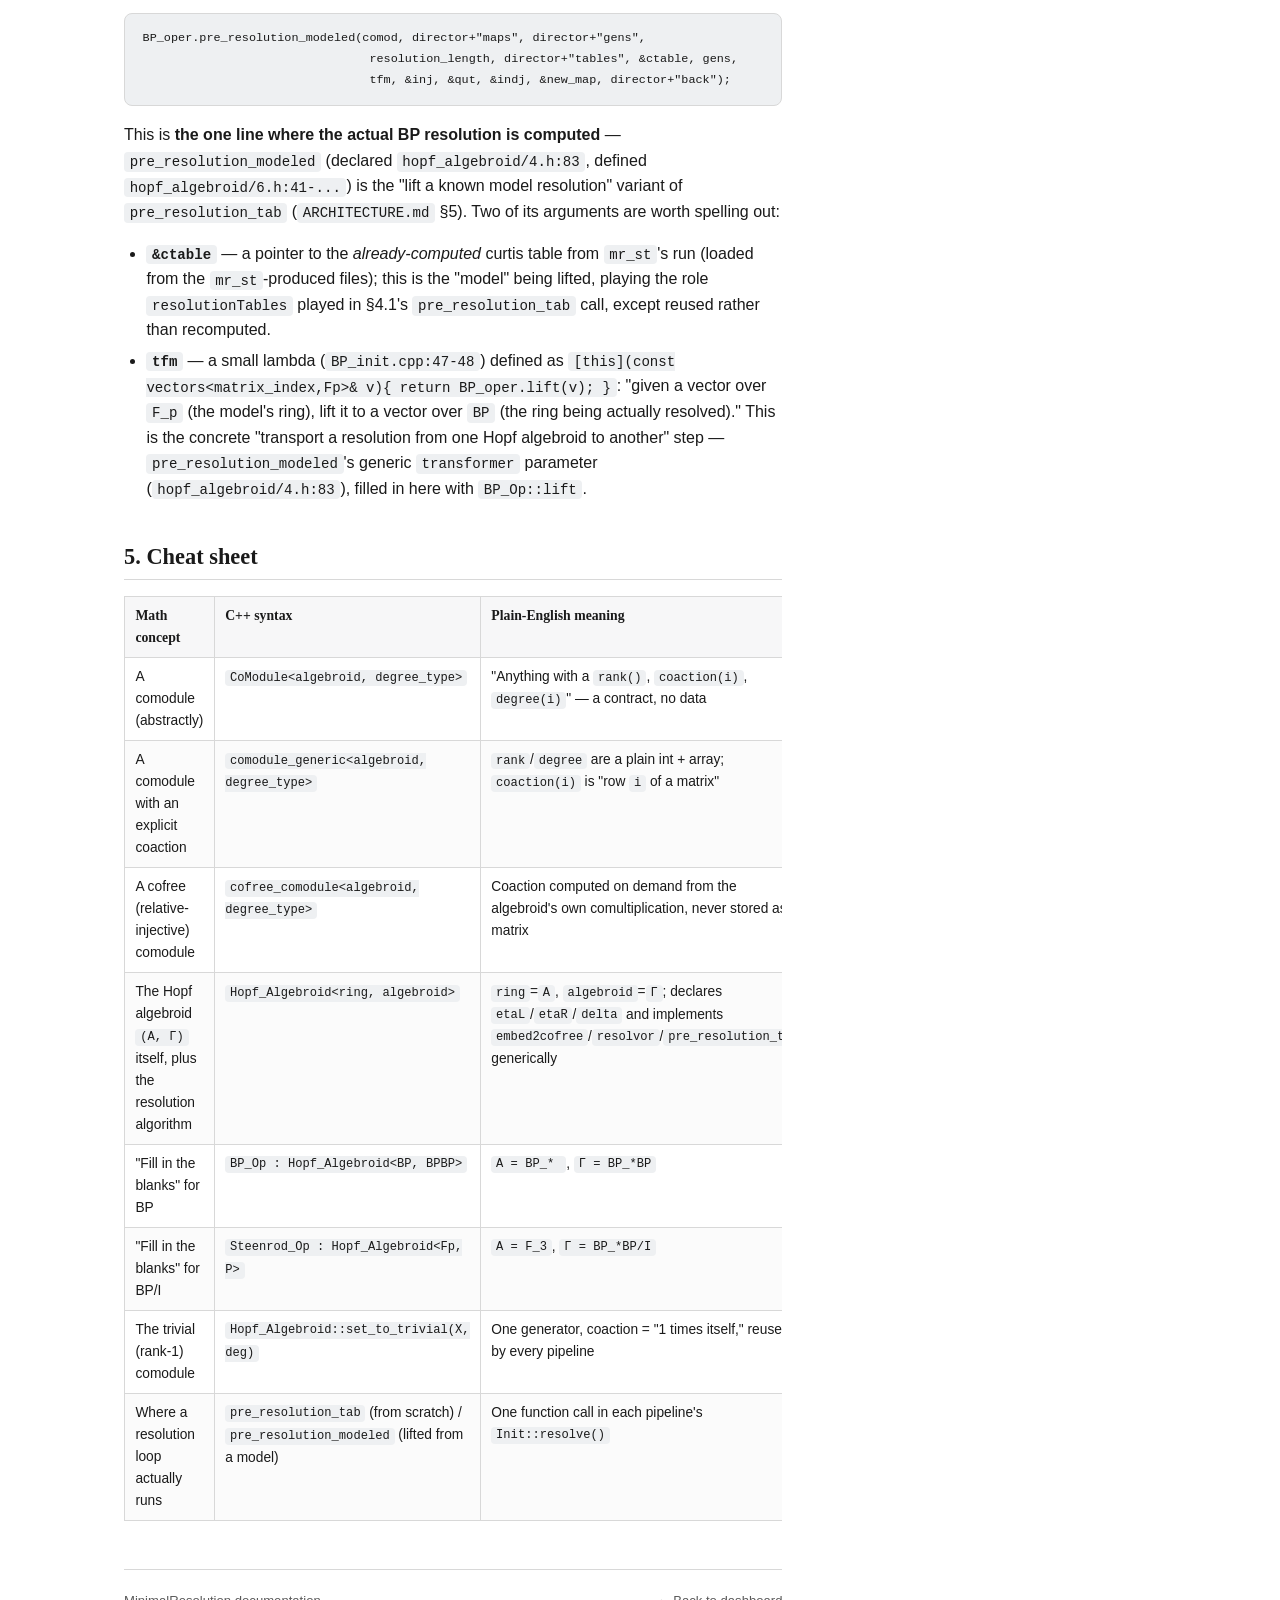
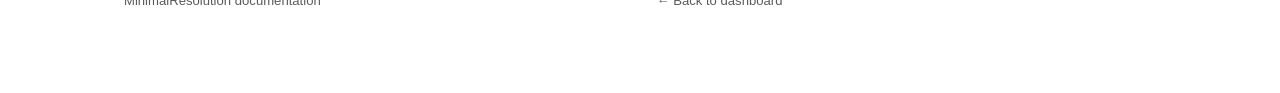
<file: docs/CODE_WALKTHROUGH.html>
<!doctype html>
<html lang="en">
<head>
<meta charset="utf-8">
<meta name="viewport" content="width=device-width, initial-scale=1">
<title>Code Walkthrough: From Math Objects to C++ Classes — MinimalResolution docs</title>
<link rel="stylesheet" href="./assets/style.css">
</head>
<body>
<div class="topbar">
  <div class="crumbs"><a href="./index.html">docs</a><span class="sep">/</span><span class="current">CODE_WALKTHROUGH</span></div>
  <div class="actions">
    <a class="src-link" href="CODE_WALKTHROUGH.md">.md source</a>
    <button class="theme-toggle" data-theme-toggle type="button">● dark</button>
  </div>
</div>
<div class="page-shell">
  <article>
<h1 id="code-walkthrough-from-math-objects-to-c-classes">Code Walkthrough: From Math Objects to C++ Classes<a class="heading-anchor" href="#code-walkthrough-from-math-objects-to-c-classes">#</a></h1>
<p>This document is for readers who know <em>what</em> a comodule, a resolution, or a
Hopf algebroid is mathematically (see <a href="ARCHITECTURE.html"><code>ARCHITECTURE.md</code></a>
§1–2), but aren&#39;t fluent in reading C++, and want to know concretely: <strong>which
class is the comodule, which member variable holds the coaction, and which
line of code actually runs the resolution?</strong></p>
<p>Everything here is a slower, more explicit version of material that&#39;s also
in <a href="FRAMEWORK.html"><code>FRAMEWORK.md</code></a>, <a href="pipelines/BP.html"><code>pipelines/BP.md</code></a>, and
<a href="pipelines/STEENROD.html"><code>pipelines/STEENROD.md</code></a> — those documents assume
you can read C++ fluently; this one doesn&#39;t. Every code snippet below is
quoted directly from the repository (with a file:line citation) and then
explained piece by piece.</p>
<h2 id="0-a-60-second-primer-on-the-c-used-here">0. A 60-second primer on the C++ used here<a class="heading-anchor" href="#0-a-60-second-primer-on-the-c-used-here">#</a></h2>
<p>You&#39;ll see five constructs repeatedly. Here&#39;s what each one means, so the
rest of this document doesn&#39;t have to stop and explain them every time.</p>
<ul>
<li><strong>Templates — &quot;fill-in-the-blank&quot; classes.</strong> A line like
<code>template&lt;typename algebroid, typename degree_type&gt; class comodule_generic { ... }</code> declares a class that isn&#39;t finished yet — it has two blanks,
named <code>algebroid</code> and <code>degree_type</code>. Nothing gets built until some other
code &quot;fills in the blanks&quot; by writing e.g. <code>comodule_generic&lt;BPBP, int&gt;</code>.
That fills <code>algebroid = BPBP</code> and <code>degree_type = int</code>, and the result is a
genuine, concrete, usable class — as concrete as if you&#39;d written a
separate class by hand for exactly that combination. The whole point of
this codebase&#39;s design is that the <em>math</em> (a comodule, a resolution
algorithm) is written once as a fill-in-the-blank template, and then
reused by filling in different rings/algebroids for the Steenrod, BP, and
motivic pipelines.</li>
<li><strong>Pointers (<code>T*</code>) — &quot;the address of a <code>T</code>&quot;, not a <code>T</code> itself.</strong> A member
like <code>matrix&lt;algebroid&gt; *coaction_matrix</code> doesn&#39;t directly contain a
matrix; it holds a reference to one that lives somewhere else. This is
what lets the same class work whether that matrix is stored in memory or
streamed from a file on disk — the pointer doesn&#39;t care, only the code on
the other end of it does.</li>
<li><strong>Inheritance and <code>virtual</code> — &quot;is a kind of,&quot; with some blanks the child
must fill in.</strong> <code>class comodule_generic : virtual public CoModule&lt;...&gt;</code>
means &quot;a <code>comodule_generic</code> is a kind of <code>CoModule</code>.&quot; When a base class
writes <code>virtual int rank() const = 0;</code> (note the <code>= 0</code>), it&#39;s declaring a
<em>contract</em>: &quot;every concrete comodule type must provide its own <code>rank()</code>
function,&quot; without saying yet how any particular one computes it.</li>
<li><strong><code>typedef</code> — a nickname.</strong> <code>typedef comodule_generic&lt;P,int&gt; SteenrodCoMod_generic;</code> just gives a short name to a long, filled-in
template type, purely for readability. <code>SteenrodCoMod_generic</code> and
<code>comodule_generic&lt;P,int&gt;</code> are exactly the same type.</li>
<li><strong>Lambdas (<code>[this](int i){ return ...; }</code>) — a small, throwaway function
defined inline</strong>, right where it&#39;s used, instead of being given its own
name elsewhere. <code>[this]</code> means &quot;this little function is allowed to use
the surrounding object&#39;s own data.&quot;</li>
</ul>
<h2 id="1-how-a-comodule-is-represented">1. How a comodule is represented<a class="heading-anchor" href="#1-how-a-comodule-is-represented">#</a></h2>
<p>Three classes matter here, all declared in <code>hopf_algebroid/2.h</code>. They form a
small hierarchy: one is a <em>contract</em> (interface), and two are different,
interchangeable ways of <em>fulfilling</em> that contract.</p>
<h3 id="11-the-contract-comodulealgebroid-degree_type">1.1 The contract: <code>CoModule&lt;algebroid, degree_type&gt;</code><a class="heading-anchor" href="#11-the-contract-comodulealgebroid-degree_type">#</a></h3>
<pre><code>template&lt;typename algebroid, typename degree_type&gt;
class CoModule{
public:
    virtual int rank() const=0;
    virtual vectors&lt;matrix_index, algebroid&gt; coaction(int i) const=0;
    virtual degree_type degree(int i) const=0;
};</code></pre>
<p>(<code>hopf_algebroid/2.h:1-13</code>)</p>
<p>Read this as: &quot;a comodule (over some algebroid, graded by some
<code>degree_type</code>) is anything that can answer three questions:
<code>rank()</code> — how many generators does it have (as a module over the base
ring)?
<code>coaction(i)</code> — what is the coaction on the <code>i</code>-th generator, expressed as a
sparse vector of algebroid elements?
<code>degree(i)</code> — what internal degree is the <code>i</code>-th generator in?
The <code>=0</code> on each means <code>CoModule</code> itself doesn&#39;t know how to compute any of
these — it&#39;s a promise that some other class will.&quot;</p>
<h3 id="12-the-concrete-matrix-backed-comodule-comodule_genericalgebroid-degree_type">1.2 The concrete, matrix-backed comodule: <code>comodule_generic&lt;algebroid, degree_type&gt;</code><a class="heading-anchor" href="#12-the-concrete-matrix-backed-comodule-comodule_genericalgebroid-degree_type">#</a></h3>
<p>This is the class you guessed at: &quot;some class with a coaction matrix.&quot; Here
it is in full:</p>
<pre><code>template&lt;typename algebroid, typename degree_type&gt;
class comodule_generic : virtual public CoModule&lt;algebroid, degree_type&gt;{
public:
    matrix&lt;algebroid&gt; *coaction_matrix;
    modules&lt;degree_type&gt; base_module;

    comodule_generic(matrix&lt;algebroid&gt; *coactor) { coaction_matrix = coactor; }

    int rank() const{
        return base_module.rank; }

    vectors&lt;matrix_index, algebroid&gt; coaction(int i) const{
        return coaction_matrix-&gt;find(i); }

    degree_type degree(int i) const{
        return base_module.degree[i]; }
};</code></pre>
<p>(<code>hopf_algebroid/2.h:15-37</code>)</p>
<p>Reading the template line first: <code>comodule_generic&lt;algebroid, degree_type&gt;</code>
has two blanks. <code>algebroid</code> is filled in with whatever ring the coaction
lands in — for the BP pipeline that&#39;s <code>BPBP</code> (i.e. <code>BP_*BP</code>), for the
classical Steenrod pipeline it&#39;s <code>P</code> (i.e. <code>BP_*BP/I</code>). <code>degree_type</code> is
filled in with whatever type is used to record a generator&#39;s grading — in
every pipeline documented here that&#39;s just a plain <code>int</code> (a single integer
degree), except the motivic pipeline, which uses a small <code>MotDegree</code> class
(bidegree <code>(t, weight)</code>) instead.</p>
<p>Now the members, concretely:</p>
<ul>
<li><strong><code>base_module.rank</code></strong> — a plain integer: how many generators this
comodule has. <code>rank()</code> just returns it.</li>
<li><strong><code>base_module.degree</code></strong> — an array with one entry per generator, giving
each generator&#39;s degree. <code>degree(i)</code> just looks up entry <code>i</code>.</li>
<li><strong><code>coaction_matrix</code></strong> — a <em>pointer</em> to a <code>matrix&lt;algebroid&gt;</code> (a matrix
whose entries are elements of the algebroid ring). Row <code>i</code> of this matrix
<em>is</em> the coaction on generator <code>i</code>, written out as a sparse linear
combination — <code>coaction(i)</code> is literally <code>coaction_matrix-&gt;find(i)</code>, &quot;go
fetch row <code>i</code>.&quot; So: <strong>the coaction map, as data, is nothing more than a
matrix, one row per generator.</strong> Because it&#39;s a pointer rather than an
owned object, the matrix backing a <code>comodule_generic</code> can be an in-memory
matrix (fast, but limited by RAM) or a disk-file-backed matrix (slower,
but scales to computations too large to fit in memory) — the
<code>comodule_generic</code> code above doesn&#39;t change either way; only which
concrete matrix class gets pointed to changes. This is exactly the
difference between the classical Steenrod pipeline (in-memory,
<code>matrix_mem&lt;P&gt;</code>) and the BP pipeline (disk-backed, <code>matrix_file&lt;BPBP&gt;</code>) —
see the table in §2 below.</li>
</ul>
<p>This is the class that represents &quot;the comodule currently being resolved,&quot;
at every stage of every pipeline&#39;s resolution loop.</p>
<h3 id="13-the-concrete-formula-backed-comodule-cofree_comodulealgebroid-degree_type">1.3 The concrete, formula-backed comodule: <code>cofree_comodule&lt;algebroid, degree_type&gt;</code><a class="heading-anchor" href="#13-the-concrete-formula-backed-comodule-cofree_comodulealgebroid-degree_type">#</a></h3>
<p>The <em>other</em> place comodules show up is as the resolution&#39;s own terms — the
<code>F_0, F_1, F_2, ...</code> in a resolution <code>M → F_0 → F_1 → ...</code>. These are always
<strong>cofree</strong> (a direct sum of copies of the algebroid itself, with degree
shifts — see <code>ARCHITECTURE.md</code> §2 point 1 for the mathematical definition).
Storing an explicit coaction matrix for one of these would be wasteful,
since a cofree comodule&#39;s coaction is <em>always</em> just the algebroid&#39;s own
comultiplication, shifted around — so <code>cofree_comodule</code> computes it on
demand instead of storing it:</p>
<pre><code>cofree_comodule&lt;algebroid,degree_type&gt;::cofree_coaction;      // a shared function
cofree_comodule&lt;algebroid,degree_type&gt;::modOpers;             // shared module operations
cofree_comodule&lt;algebroid,degree_type&gt;::cofree_degree;        // a shared degree function</code></pre>
<p>(static members, <code>hopf_algebroid/12.h:29-33</code>)</p>
<p>The word <strong><code>static</code></strong> here means: these three aren&#39;t three different values
per <code>cofree_comodule</code> object — they&#39;re <strong>one shared value for every
<code>cofree_comodule</code> in the whole program</strong> (of a given <code>&lt;algebroid, degree_type&gt;</code> combination), like a single shared blackboard rather than each
object having its own notebook. They get written onto that blackboard once,
via:</p>
<pre><code>template&lt;typename ring, typename algebroid&gt;
template&lt;typename degree_type&gt;
void Hopf_Algebroid&lt;ring,algebroid&gt;::init_cofree_data(std::function&lt;degree_type(matrix_index)&gt; cofree_degree){
    cofree_comodule&lt;algebroid,degree_type&gt;::cofree_coaction = [this] (matrix_index n){
        return delta(n); };
    cofree_comodule&lt;algebroid,degree_type&gt;::modOpers = algebroidModuleOper;
    cofree_comodule&lt;algebroid,degree_type&gt;::cofree_degree = cofree_degree;
}</code></pre>
<p>(<code>hopf_algebroid/12.h:14-25</code>)</p>
<p>In plain English: &quot;the shared coaction formula for any cofree comodule is
<em>literally the algebroid&#39;s own comultiplication</em>, <code>delta</code>.&quot; So a
<code>cofree_comodule</code>&#39;s <code>coaction(i)</code> (<code>hopf_algebroid/11.h:62-68</code>) doesn&#39;t read
a matrix at all — it works out which cofree summand index <code>i</code> falls into,
then calls this shared <code>delta</code>-based formula and shifts the result into the
right place. This is <em>why</em> the framework can build resolution terms that
are, in principle, enormous (a big direct sum of copies of the whole
algebroid) without ever materializing that whole thing as a matrix.</p>
<h2 id="2-the-hopf-algebroid-itself-hopf_algebroidring-algebroid">2. The Hopf algebroid itself: <code>Hopf_Algebroid&lt;ring, algebroid&gt;</code><a class="heading-anchor" href="#2-the-hopf-algebroid-itself-hopf_algebroidring-algebroid">#</a></h2>
<p>Same fill-in-the-blank idea, one level up. <code>Hopf_Algebroid&lt;ring, algebroid&gt;</code>
(<code>hopf_algebroid/4.h</code>) has two blanks: <code>ring</code> (the base ring <code>A</code>) and
<code>algebroid</code> (the bigger ring <code>Γ</code>), and it&#39;s what actually declares
<code>etaL</code>, <code>etaR</code>, <code>delta</code>, and the whole resolution algorithm (<code>embed2cofree</code>,
<code>resolvor</code>, <code>pre_resolution_tab</code>, ... — see <code>FRAMEWORK.md</code> §5). Each concrete
pipeline fills in the blanks differently:</p>
<div class="table-wrap"><table>
<thead><tr>
<th>Pipeline</th>
<th>Concrete class</th>
<th><code>ring</code> (=<code>A</code>)</th>
<th><code>algebroid</code> (=<code>Γ</code>)</th>
<th>Comodule type used (§1.2)</th>
<th>Coaction matrix backend</th>
</tr>
</thead>
<tbody><tr>
<td>BP (<code>mr_BP</code>)</td>
<td><code>class BP_Op : Hopf_Algebroid&lt;BP, BPBP&gt;</code> (<code>BP.h:33</code>)</td>
<td><code>BP</code> = <code>polynomial&lt;Z3&gt;</code> (i.e. <code>BP_*</code>)</td>
<td><code>BPBP</code> = <code>polynomial&lt;BP&gt;</code> (i.e. <code>BP_*BP</code>)</td>
<td><code>BPCoMod_generic</code> = <code>comodule_generic&lt;BPBP,int&gt;</code> (<code>BP.h:122</code>)</td>
<td><code>matrix_file&lt;BPBP&gt;</code> — disk-backed (<code>BP_init.h:11-12</code>)</td>
</tr>
<tr>
<td>Classical Steenrod (<code>mr_st</code>)</td>
<td><code>class Steenrod_Op : Hopf_Algebroid&lt;Fp, P&gt;</code> (<code>steenrod.h:38</code>)</td>
<td><code>Fp</code> (i.e. <code>F_3</code>)</td>
<td><code>P</code> = <code>polynomial&lt;Fp&gt;</code> (i.e. <code>BP_*BP/I</code>)</td>
<td><code>SteenrodCoMod_generic</code> = <code>comodule_generic&lt;P,int&gt;</code> (<code>steenrod.h:102</code>)</td>
<td><code>matrix_mem&lt;P&gt;</code> — in memory (<code>steenrod_init.h:7-8</code>)</td>
</tr>
</tbody>
</table></div>
<p>Concretely, this is why <code>docs/pipelines/BP.md</code> and <code>docs/pipelines/ STEENROD.md</code> describe two structurally near-identical driver classes
(<code>BPInit</code>/<code>SteenrodInit</code>, <code>BPComodInit</code>/<code>ComodInit</code>) — they&#39;re the <em>same</em>
generic pattern (one <code>Hopf_Algebroid</code> instantiation + one matrix-backed
comodule + a resolution loop), filled in with different rings and a
different storage backend for the comodule&#39;s matrix.</p>
<h2 id="3-the-trivial-comodule-set_to_trivial">3. The trivial comodule: <code>set_to_trivial</code><a class="heading-anchor" href="#3-the-trivial-comodule-set_to_trivial">#</a></h2>
<p>Every pipeline needs a starting point: resolve the <em>trivial</em> comodule (rank
1, one generator, everything else derived from that). This is one shared
generic function, not something re-implemented per pipeline:</p>
<pre><code>template&lt;typename ring, typename algebroid&gt;
template&lt;typename degree_type&gt;
void Hopf_Algebroid&lt;ring,algebroid&gt;::set_to_trivial(comodule_generic&lt;algebroid,degree_type&gt; &amp;X, degree_type deg) {
    X.base_module.rank = 1;
    X.base_module.degree.resize(1);
    X.base_module.degree[0] = deg;

    std::function&lt;vectors&lt;matrix_index,algebroid&gt;(int)&gt; rw = [this] (int i){
        return algebroidModuleOper-&gt;singleton(0,algebroidRingOper-&gt;unit(1)); };
    X.coaction_matrix-&gt;construct(1,rw);
}</code></pre>
<p>(<code>hopf_algebroid/12.h:1-12</code>)</p>
<p>Line by line, in plain English:</p>
<ol>
<li><code>X.base_module.rank = 1;</code> — this comodule has exactly one generator.</li>
<li><code>X.base_module.degree[0] = deg;</code> — that one generator sits in whatever
degree the caller asked for (every pipeline documented here passes
<code>deg = 0</code>).</li>
<li>The <code>rw</code> lambda is the &quot;recipe for computing row <code>i</code> of the coaction
matrix&quot; (only <code>i=0</code> will ever be asked for, since there&#39;s one
generator). Its recipe: <code>algebroidRingOper-&gt;unit(1)</code> is the algebroid&#39;s
own multiplicative identity element (its &quot;1&quot;); <code>singleton(0, ...)</code> builds
a one-term sparse vector saying &quot;this coefficient, at position 0.&quot; So
the coaction on the single generator is &quot;1 times itself&quot; — the trivial
comodule&#39;s coaction is as simple as it can possibly be, and doesn&#39;t
depend on which concrete algebroid <code>Γ</code> you&#39;ve plugged in.</li>
<li><code>X.coaction_matrix-&gt;construct(1, rw)</code> — build the (one-row) coaction
matrix using that recipe, and store it via the pointer described in §1.2.</li>
</ol>
<p>Every pipeline&#39;s initialization code calls this <em>exact</em> function, right
before starting its resolution loop:</p>
<ul>
<li><code>steenrod_init.cpp:32</code> — <code>steenrod_oper.set_to_trivial(comod, 0);</code></li>
<li><code>BP_init.cpp:23</code> — <code>BP_oper.set_to_trivial(comod, 0);</code></li>
<li><code>mot_main.cpp:33</code> and <code>mot_combine.cpp:29</code> — <code>MOP.set_to_trivial(comod, zo);</code></li>
<li><code>ex_steenrod_init.cpp:34</code> — <code>steenrod_oper.set_to_trivial(comod, 0);</code></li>
</ul>
<p>There is no other &quot;trivial comodule&quot; logic anywhere in the codebase — it&#39;s
this one routine, reused everywhere.</p>
<h2 id="4-where-the-bpi-and-bp-resolutions-actually-run">4. Where the BP/I and BP resolutions actually run<a class="heading-anchor" href="#4-where-the-bpi-and-bp-resolutions-actually-run">#</a></h2>
<p>This traces the exact call path from each executable&#39;s <code>main()</code> down to the
line where the resolution loop executes.</p>
<h3 id="40-the-shape-of-the-whole-computation-reduce-mod-i-resolve-lift">4.0 The shape of the whole computation: reduce mod <code>I</code>, resolve, lift<a class="heading-anchor" href="#40-the-shape-of-the-whole-computation-reduce-mod-i-resolve-lift">#</a></h3>
<p>Before tracing the two executables individually, it&#39;s worth being explicit
about something that&#39;s easy to miss: <strong>the sphere&#39;s E2-page computation
already follows the general &quot;reduce mod <code>I</code>, then resolve, then lift&quot;
pattern</strong> described in <code>docs/GENERAL_COMODULES.md</code> — it isn&#39;t a special,
simpler architecture that a general comodule later had to be fit into. The
three phases, and exactly where each one lives in the two executables:</p>
<ol>
<li><strong>Reduce <code>M = BP_*</code> mod <code>I = (p, v_1, v_2, ...)</code>.</strong> <code>BP_*</code> is a
<code>BP_*BP</code>-comodule in the simplest possible way: it&#39;s the <em>unit</em> comodule
— one generator, coaction &quot;1 times itself&quot; (<code>x ↦ 1 ⊗ x</code>). Reducing that
mod <code>I</code> changes the ring the &quot;1&quot; lives in (from <code>BP_*BP</code> to <code>P</code>) but not
the <em>formula</em> — it&#39;s still &quot;1 times itself.&quot; That&#39;s exactly what
<code>set_to_trivial</code> (§3 above) builds directly, for either ring:
<code>steenrod_oper.set_to_trivial(comod, 0)</code> (<code>steenrod_init.cpp:32</code>) <em>is</em>
the mod-<code>I</code> reduction of <code>BP_*</code>, computed by hand rather than derived
from some other object, because for this one specific <code>M</code> the reduction
has a one-line answer. (<code>BP_oper.set_to_trivial(comod, 0)</code> at
<code>BP_init.cpp:23</code>, by contrast, builds <code>BP_*</code> itself — the un-reduced
object — using the exact same generic function, just instantiated with
<code>algebroid = BPBP</code> instead of <code>algebroid = P</code>.)</li>
<li><strong>Resolve that reduction over <code>P</code> (a field, so this works correctly).</strong>
This is §4.1 below, in full: <code>mr_st</code>&#39;s entire job.</li>
<li><strong>Lift the result to a genuine <code>BP_*BP</code>-comodule resolution of <code>BP_*</code>.</strong>
This is §4.2 below: <code>mr_BP</code> loads <code>mr_st</code>&#39;s output as a model and lifts
it via <code>pre_resolution_modeled</code>.</li>
</ol>
<p>So when <code>docs/GENERAL_COMODULES.md</code> computes the reduction of a general <code>M</code>
with a new function (<code>reduce_BP_mod_I</code>/<code>reduce_BPBP_mod_I</code>/
<code>reduce_row_mod_I</code> in <code>BP_mod_I.cpp</code>), it isn&#39;t introducing a new step —
it&#39;s replacing the one-line hardcoded answer <code>set_to_trivial</code> gives for
<code>M = BP_*</code> with a real computation, because a general <code>M</code>&#39;s reduction isn&#39;t
simple enough to write down by hand. Every other piece — <code>pre_resolution_tab</code>
over <code>P</code>, <code>pre_resolution_modeled</code>&#39;s lift via <code>BP_Op::lift</code> — is the exact
same code, called exactly the same way, for the sphere or for any other <code>M</code>.</p>
<h3 id="41-the-bpi-resolution-mr_st">4.1 The BP/I resolution (<code>mr_st</code>)<a class="heading-anchor" href="#41-the-bpi-resolution-mr_st">#</a></h3>
<pre><code>// stmain.cpp:11-15
SteenrodInit st(3, maxdeg, length, filename + "steenrod_coaction.data");
st.resolve(filename);</code></pre>
<p><code>SteenrodInit</code>&#39;s constructor (<code>steenrod_init.cpp:5-39</code>) does the setup:
builds the coproduct table, then at line 32 calls <code>set_to_trivial</code> (§3
above) to initialize <code>comod</code> — a <code>ComodInit</code> (<code>steenrod_init.h:7-12</code>), which
is a <code>SteenrodCoMod_generic</code> (§1.2/§2) backed by its own in-memory
<code>matrix_mem&lt;P&gt; coaction_matrix</code>.</p>
<p><code>st.resolve(filename)</code> (<code>steenrod_init.cpp:46-48</code>) is one line:</p>
<pre><code>steenrod_oper.pre_resolution_tab(comod, director + "maps", director + "gens",
                                  resolution_length, resolutionTables, gens,
                                  &amp;inj, &amp;indj, &amp;qut, &amp;new_map, director + "BPtables");</code></pre>
<p><code>pre_resolution_tab</code> (declared <code>hopf_algebroid/4.h:51</code>, defined
<code>hopf_algebroid/5.h:51-96</code>) is the actual resolution loop: it calls
<code>resolvor</code> (one embed-and-quotient step, <code>FRAMEWORK.md</code> §5) repeatedly,
overwriting <code>comod</code> each time with the next comodule in the resolution, and
writing the maps/generators/curtis-tables to disk as it goes. <strong>This loop is
where <code>Ext_P(F_3, F_3)</code> actually gets computed</strong>, one resolution step at a
time.</p>
<h3 id="42-the-bp-resolution-mr_bp">4.2 The BP resolution (<code>mr_BP</code>)<a class="heading-anchor" href="#42-the-bp-resolution-mr_bp">#</a></h3>
<pre><code>// BPmain.cpp:18-27
BPInit BPoper(max_degree, resolution_length, filename0+"etaL", filename0+"R2L", filename0+"delta", filename);
BPoper.load_gens(filename0 + "gens_data");   // the mr_st output — see ARCHITECTURE.md §5
BPoper.resolve();</code></pre>
<p><code>BPInit</code>&#39;s constructor (<code>BP_init.cpp:9-40</code>) mirrors <code>SteenrodInit</code>&#39;s: it
calls <code>BP_oper.set_to_trivial(comod, 0)</code> at line 23 to initialize <code>comod</code> —
a <code>BPComodInit</code> (<code>BP_init.h:11-16</code>), a <code>BPCoMod_generic</code> (§1.2/§2) backed by
a <em>disk-file</em> <code>matrix_file&lt;BPBP&gt; coaction_matrix</code> this time, because a full
BP resolution can be far too large to keep in memory.</p>
<p><code>BPoper.resolve()</code> (<code>BP_init.cpp:43-54</code>) is:</p>
<pre><code>BP_oper.pre_resolution_modeled(comod, director+"maps", director+"gens",
                                resolution_length, director+"tables", &amp;ctable, gens,
                                tfm, &amp;inj, &amp;qut, &amp;indj, &amp;new_map, director+"back");</code></pre>
<p>This is <strong>the one line where the actual BP resolution is computed</strong> —
<code>pre_resolution_modeled</code> (declared <code>hopf_algebroid/4.h:83</code>, defined
<code>hopf_algebroid/6.h:41-...</code>) is the &quot;lift a known model resolution&quot; variant
of <code>pre_resolution_tab</code> (<code>ARCHITECTURE.md</code> §5). Two of its arguments are
worth spelling out:</p>
<ul>
<li><strong><code>&amp;ctable</code></strong> — a pointer to the <em>already-computed</em> curtis table from
<code>mr_st</code>&#39;s run (loaded from the <code>mr_st</code>-produced files); this is the
&quot;model&quot; being lifted, playing the role <code>resolutionTables</code> played in
§4.1&#39;s <code>pre_resolution_tab</code> call, except reused rather than recomputed.</li>
<li><strong><code>tfm</code></strong> — a small lambda (<code>BP_init.cpp:47-48</code>) defined as
<code>[this](const vectors&lt;matrix_index,Fp&gt;&amp; v){ return BP_oper.lift(v); }</code>:
&quot;given a vector over <code>F_p</code> (the model&#39;s ring), lift it to a vector over
<code>BP</code> (the ring being actually resolved).&quot; This is the concrete &quot;transport
a resolution from one Hopf algebroid to another&quot; step —
<code>pre_resolution_modeled</code>&#39;s generic <code>transformer</code> parameter
(<code>hopf_algebroid/4.h:83</code>), filled in here with <code>BP_Op::lift</code>.</li>
</ul>
<h2 id="5-cheat-sheet">5. Cheat sheet<a class="heading-anchor" href="#5-cheat-sheet">#</a></h2>
<div class="table-wrap"><table>
<thead><tr>
<th>Math concept</th>
<th>C++ syntax</th>
<th>Plain-English meaning</th>
</tr>
</thead>
<tbody><tr>
<td>A comodule (abstractly)</td>
<td><code>CoModule&lt;algebroid, degree_type&gt;</code></td>
<td>&quot;Anything with a <code>rank()</code>, <code>coaction(i)</code>, <code>degree(i)</code>&quot; — a contract, no data</td>
</tr>
<tr>
<td>A comodule with an explicit coaction</td>
<td><code>comodule_generic&lt;algebroid, degree_type&gt;</code></td>
<td><code>rank</code>/<code>degree</code> are a plain int + array; <code>coaction(i)</code> is &quot;row <code>i</code> of a matrix&quot;</td>
</tr>
<tr>
<td>A cofree (relative-injective) comodule</td>
<td><code>cofree_comodule&lt;algebroid, degree_type&gt;</code></td>
<td>Coaction computed on demand from the algebroid&#39;s own comultiplication, never stored as a matrix</td>
</tr>
<tr>
<td>The Hopf algebroid <code>(A, Γ)</code> itself, plus the resolution algorithm</td>
<td><code>Hopf_Algebroid&lt;ring, algebroid&gt;</code></td>
<td><code>ring</code>=<code>A</code>, <code>algebroid</code>=<code>Γ</code>; declares <code>etaL</code>/<code>etaR</code>/<code>delta</code> and implements <code>embed2cofree</code>/<code>resolvor</code>/<code>pre_resolution_tab</code> generically</td>
</tr>
<tr>
<td>&quot;Fill in the blanks&quot; for BP</td>
<td><code>BP_Op : Hopf_Algebroid&lt;BP, BPBP&gt;</code></td>
<td><code>A = BP_* </code>, <code>Γ = BP_*BP</code></td>
</tr>
<tr>
<td>&quot;Fill in the blanks&quot; for BP/I</td>
<td><code>Steenrod_Op : Hopf_Algebroid&lt;Fp, P&gt;</code></td>
<td><code>A = F_3</code>, <code>Γ = BP_*BP/I</code></td>
</tr>
<tr>
<td>The trivial (rank-1) comodule</td>
<td><code>Hopf_Algebroid::set_to_trivial(X, deg)</code></td>
<td>One generator, coaction = &quot;1 times itself,&quot; reused by every pipeline</td>
</tr>
<tr>
<td>Where a resolution loop actually runs</td>
<td><code>pre_resolution_tab</code> (from scratch) / <code>pre_resolution_modeled</code> (lifted from a model)</td>
<td>One function call in each pipeline&#39;s <code>Init::resolve()</code></td>
</tr>
</tbody>
</table></div>

  <footer class="page-footer">
    <span>MinimalResolution documentation</span>
    <a href="./index.html">&larr; Back to dashboard</a>
  </footer>
  </article>
  <nav id="toc" aria-label="Table of contents"></nav>
</div>
<script src="./assets/page.js"></script>
</body>
</html>
</file>
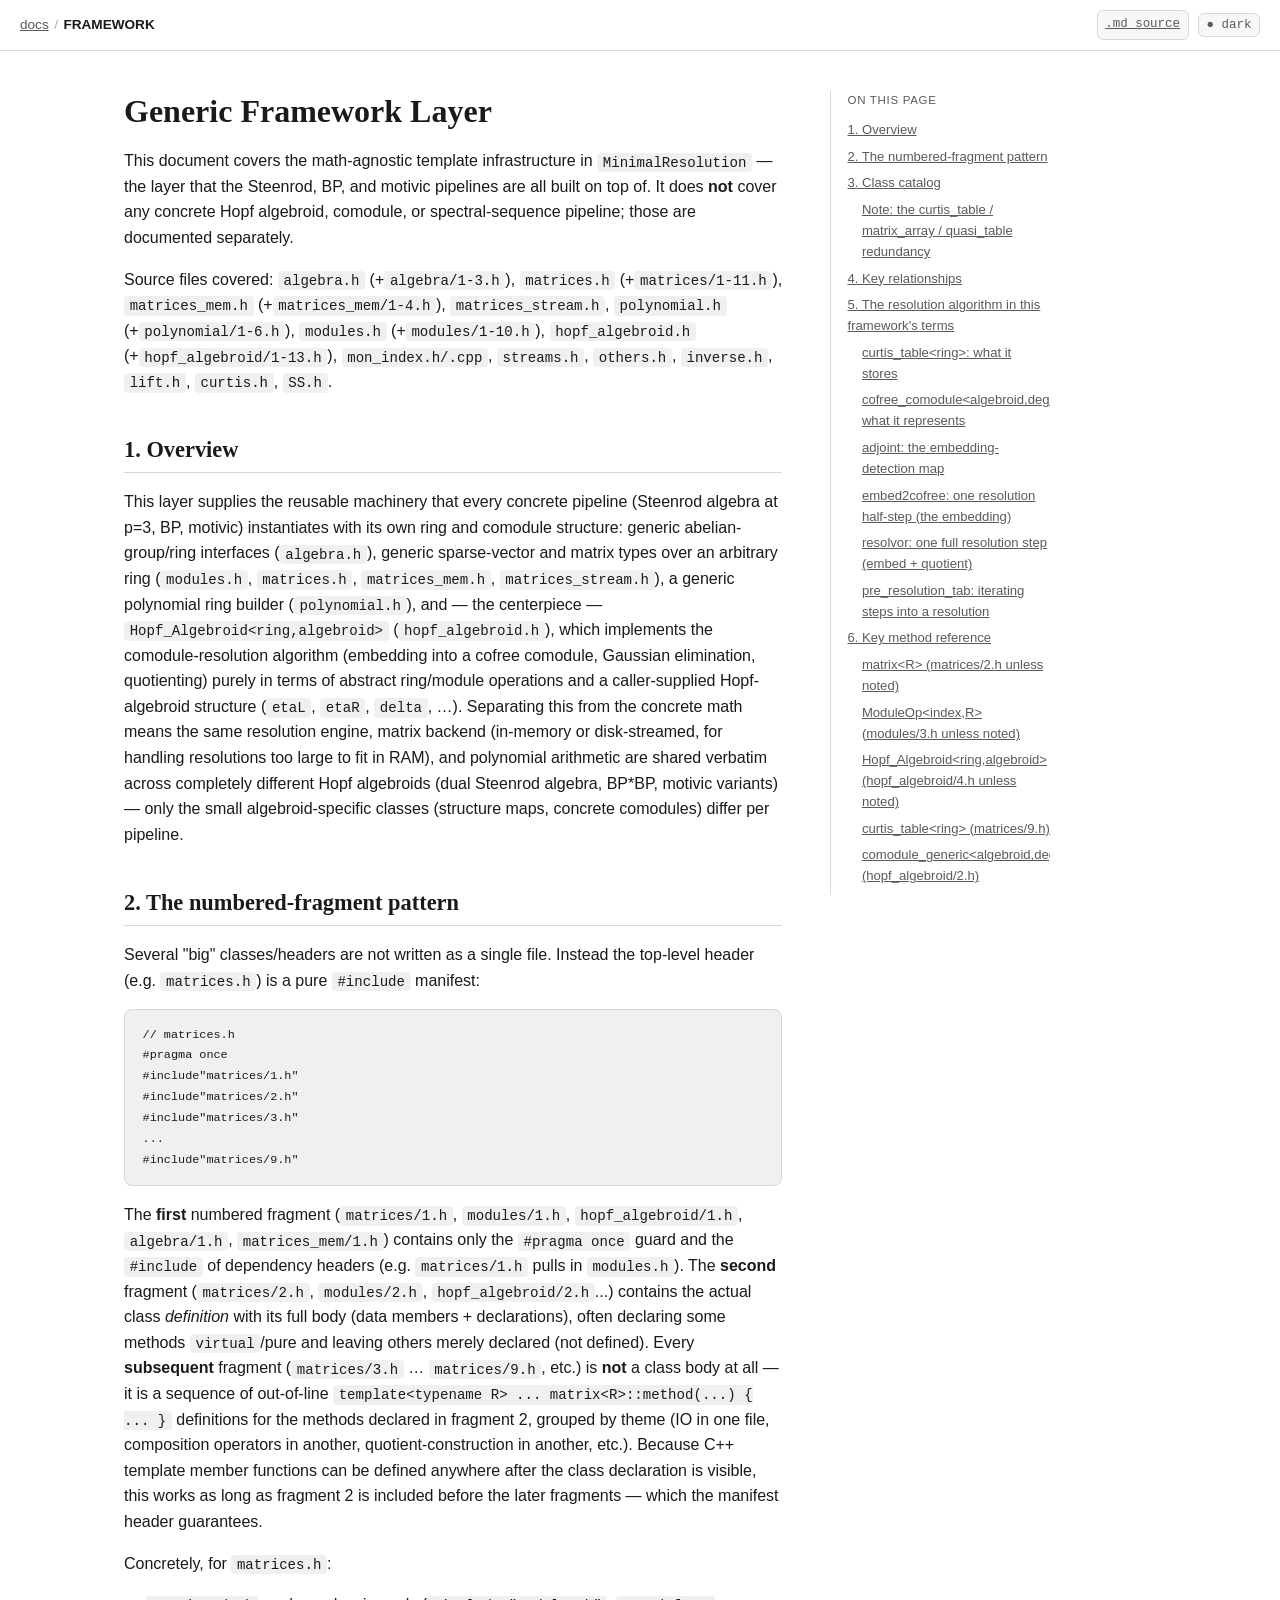
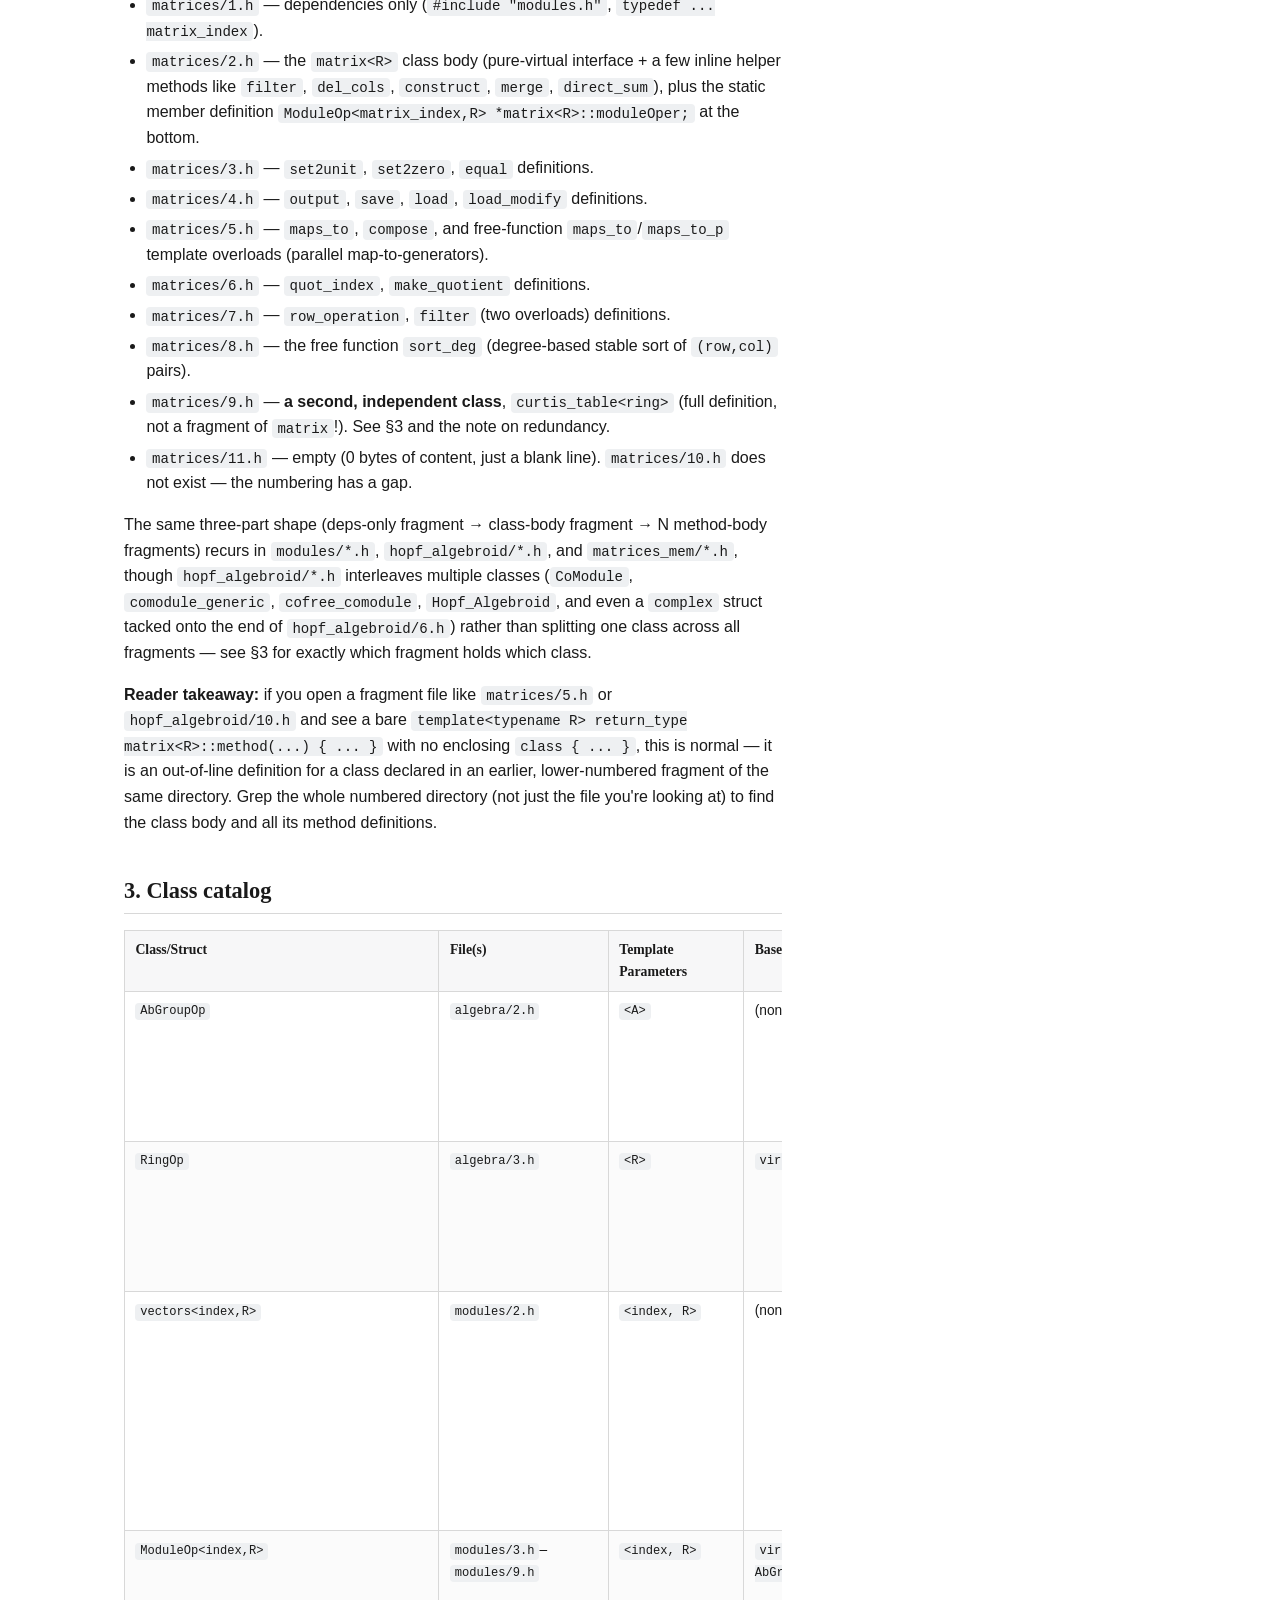
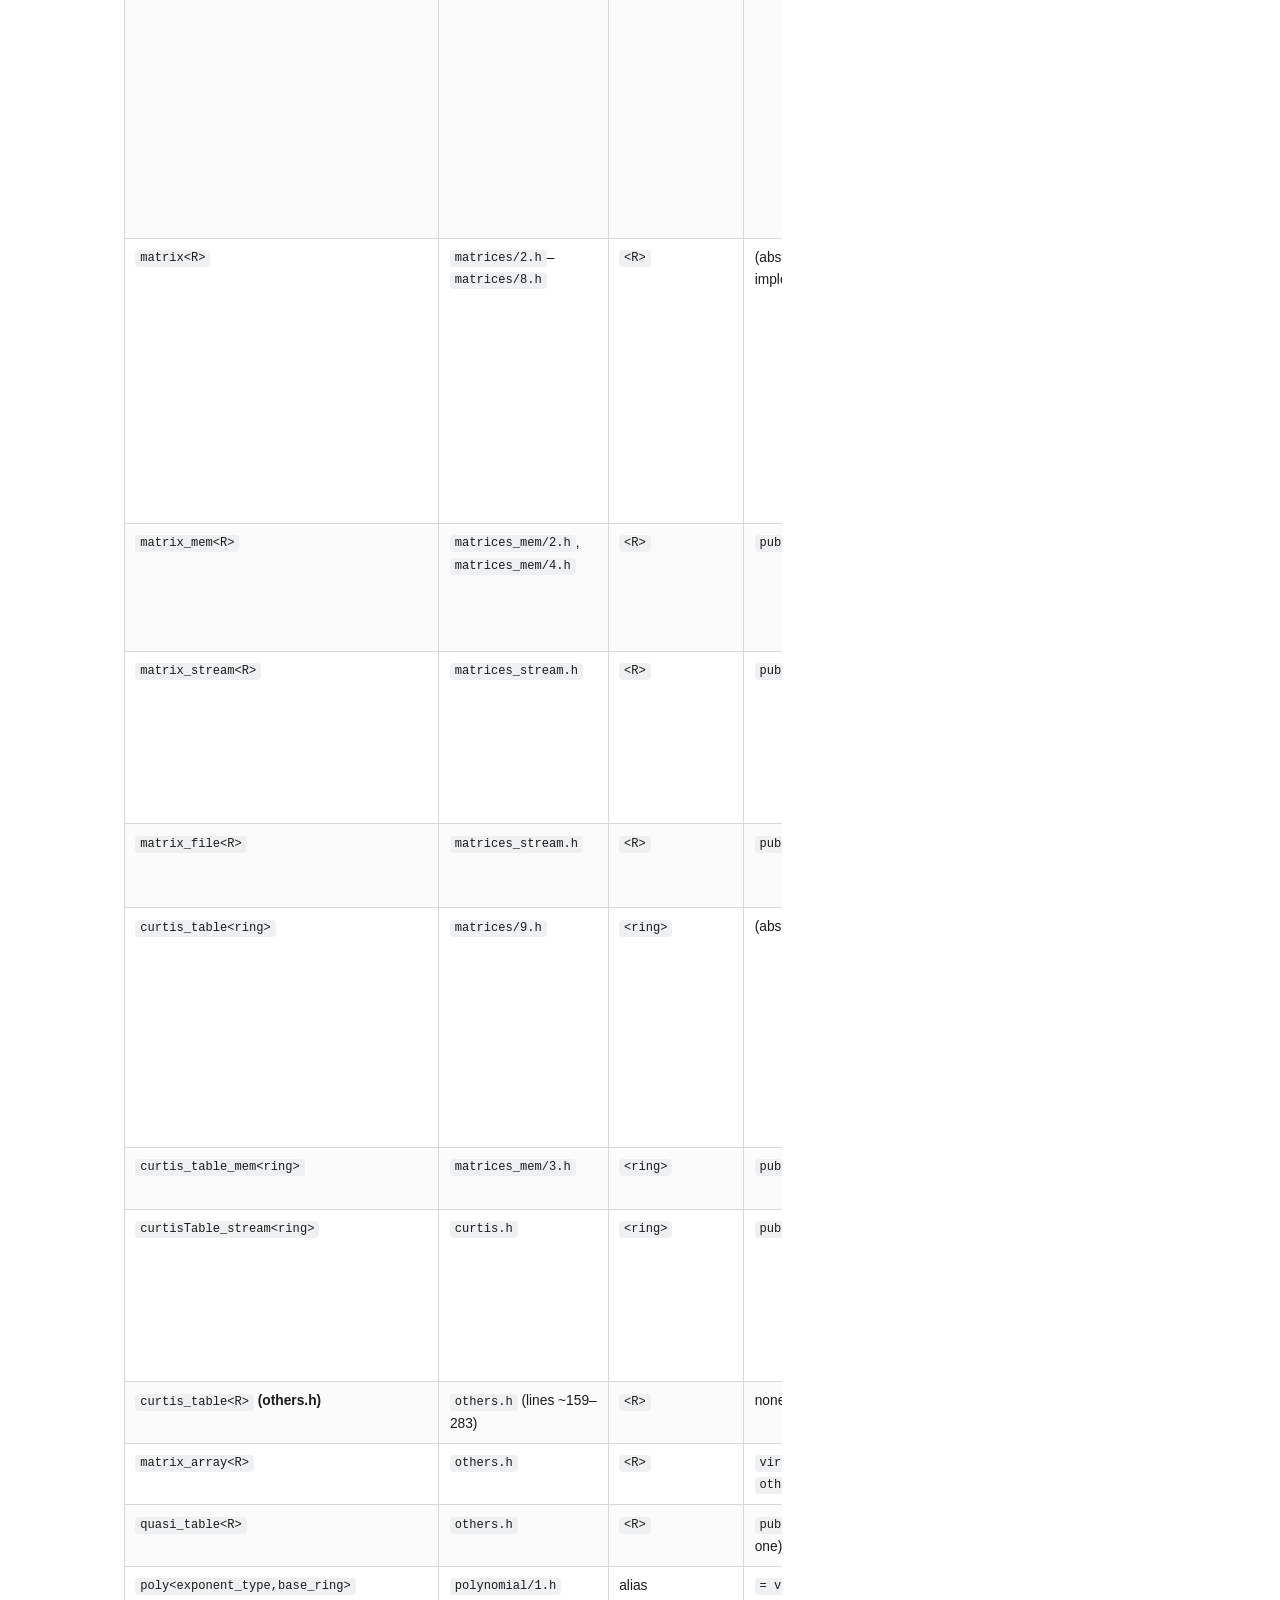
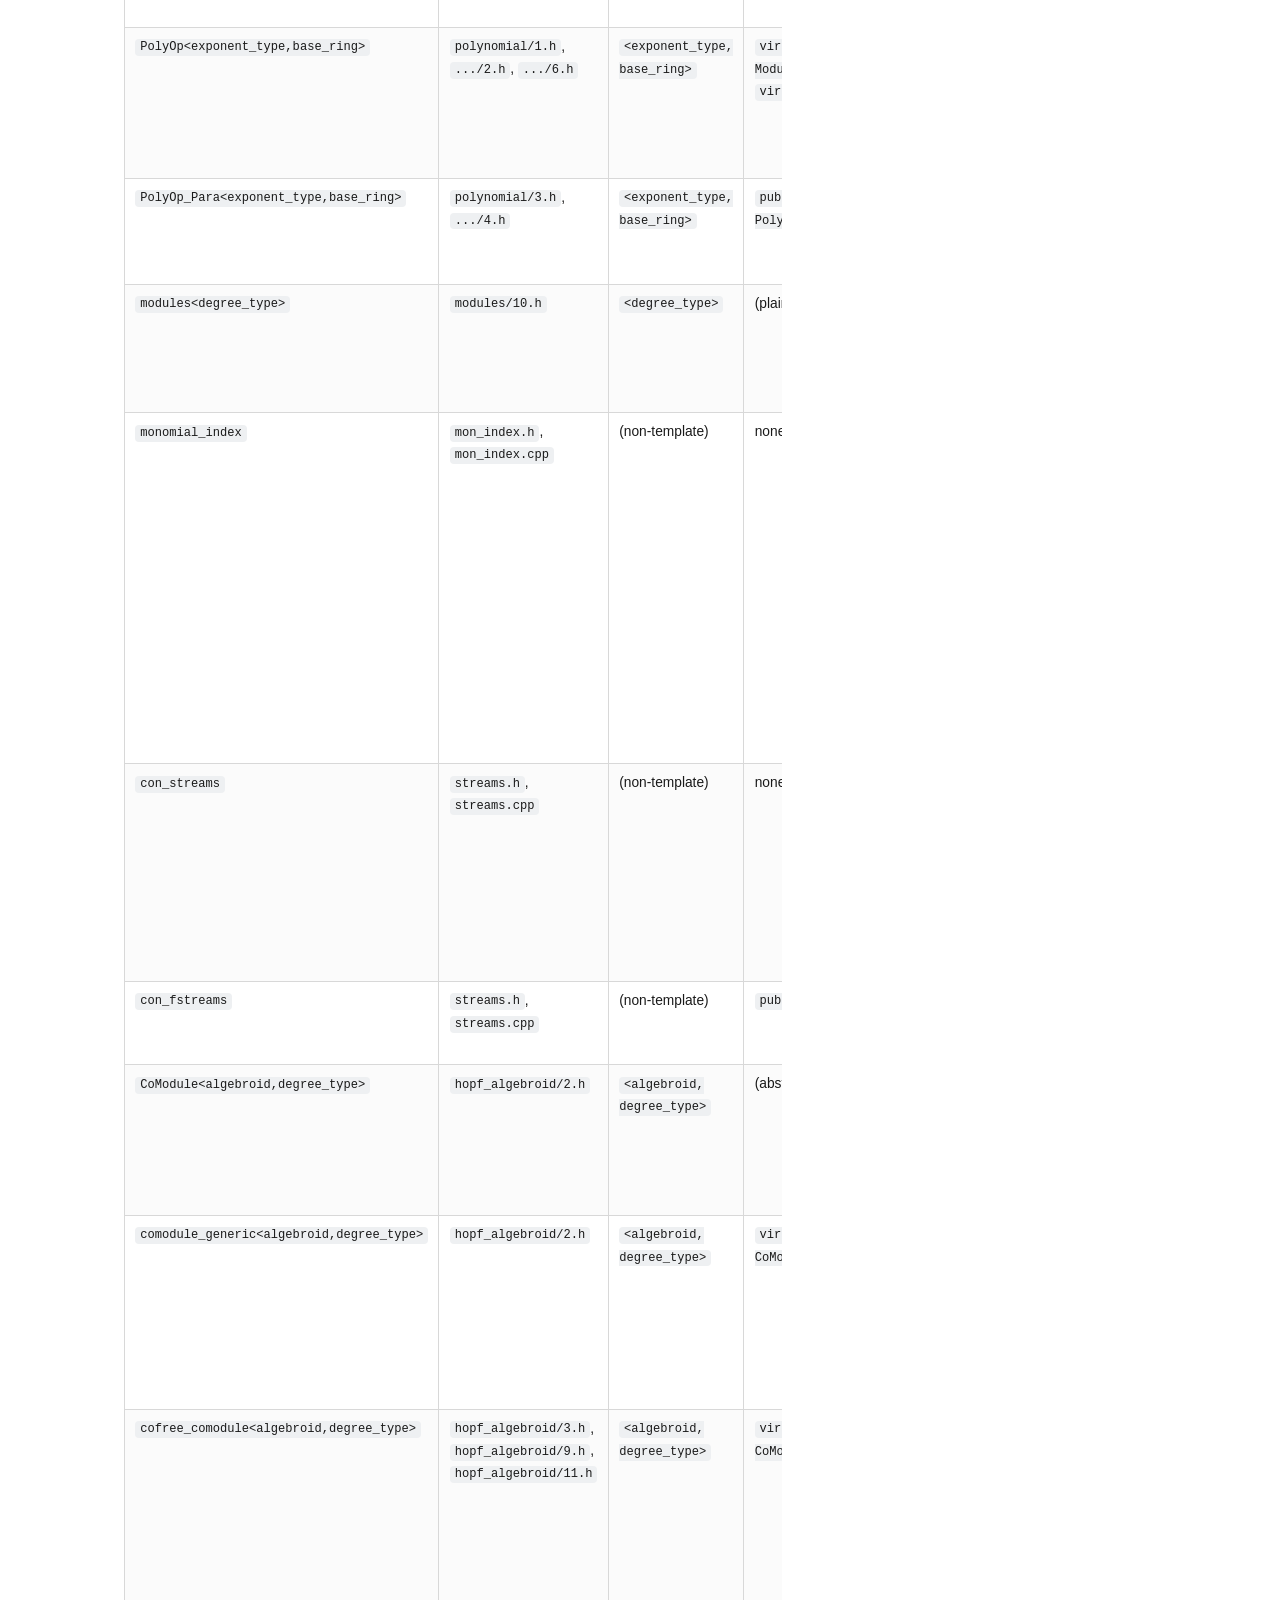
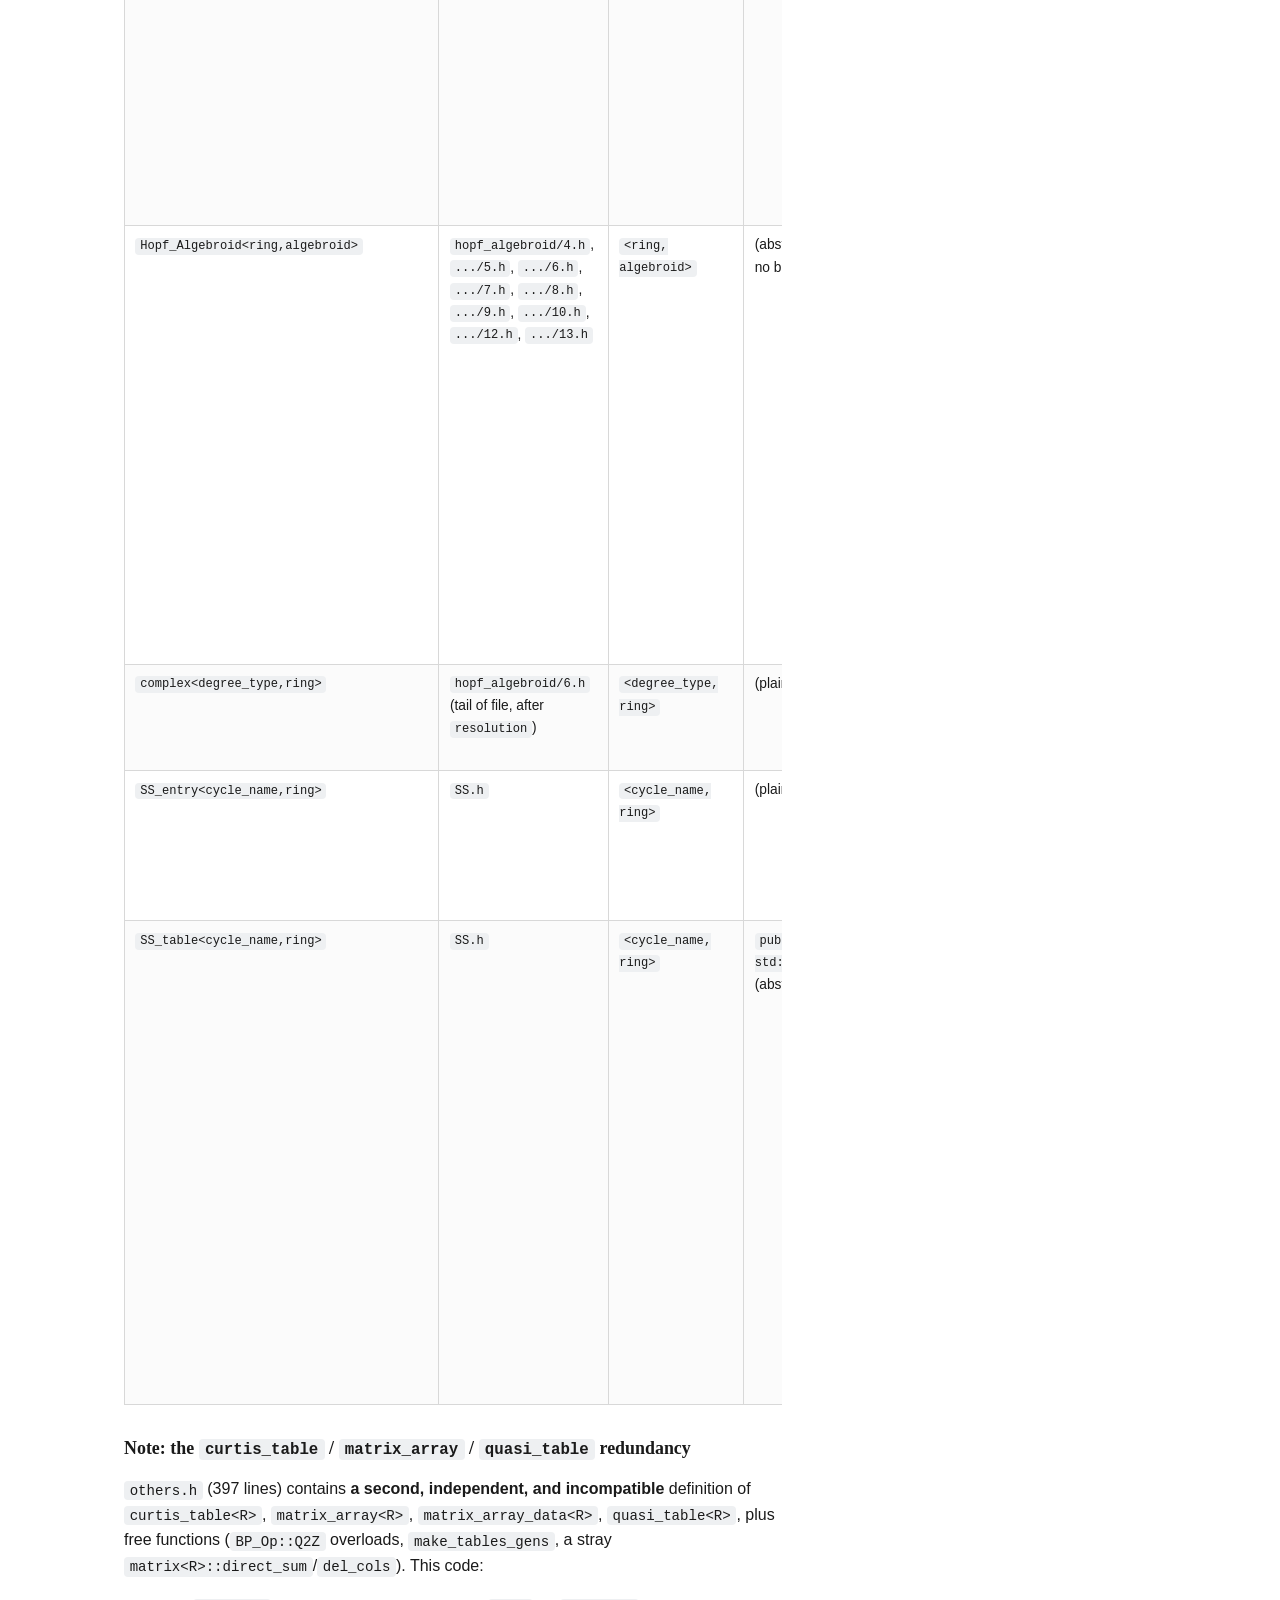
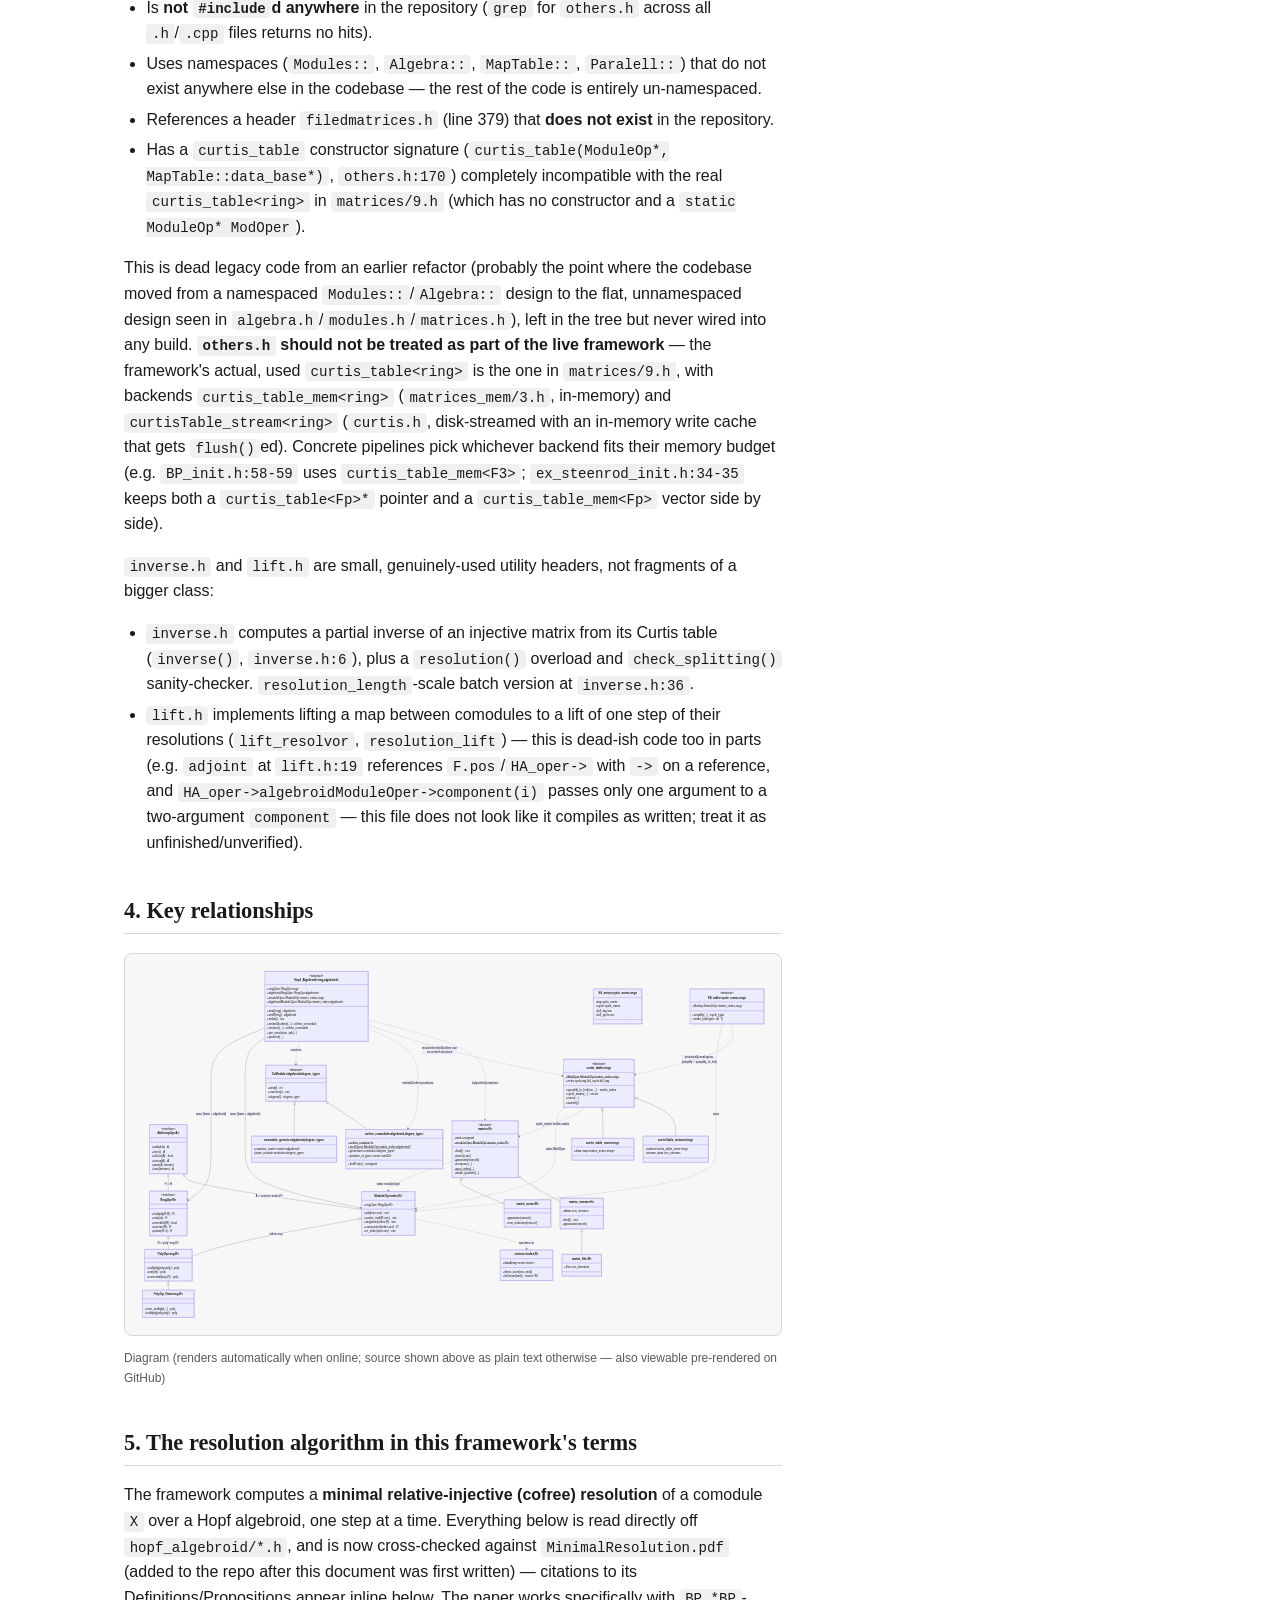
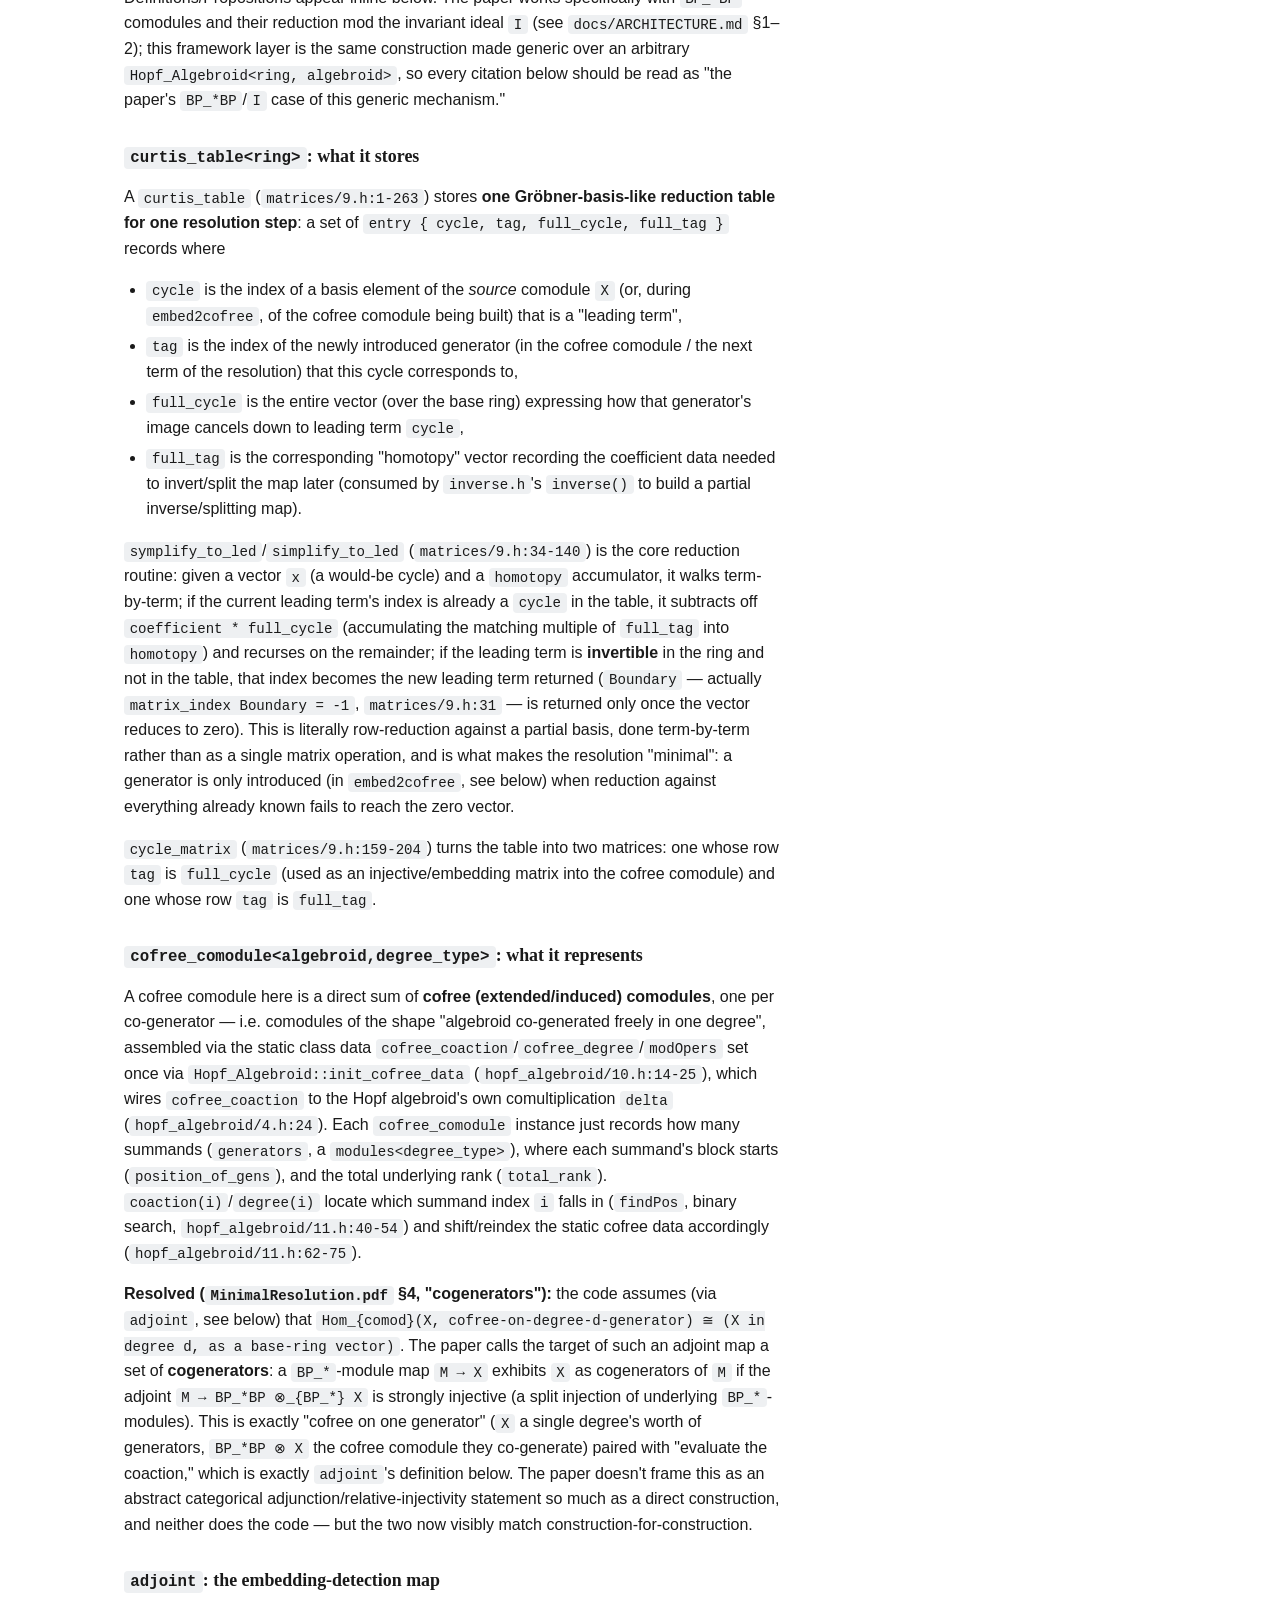
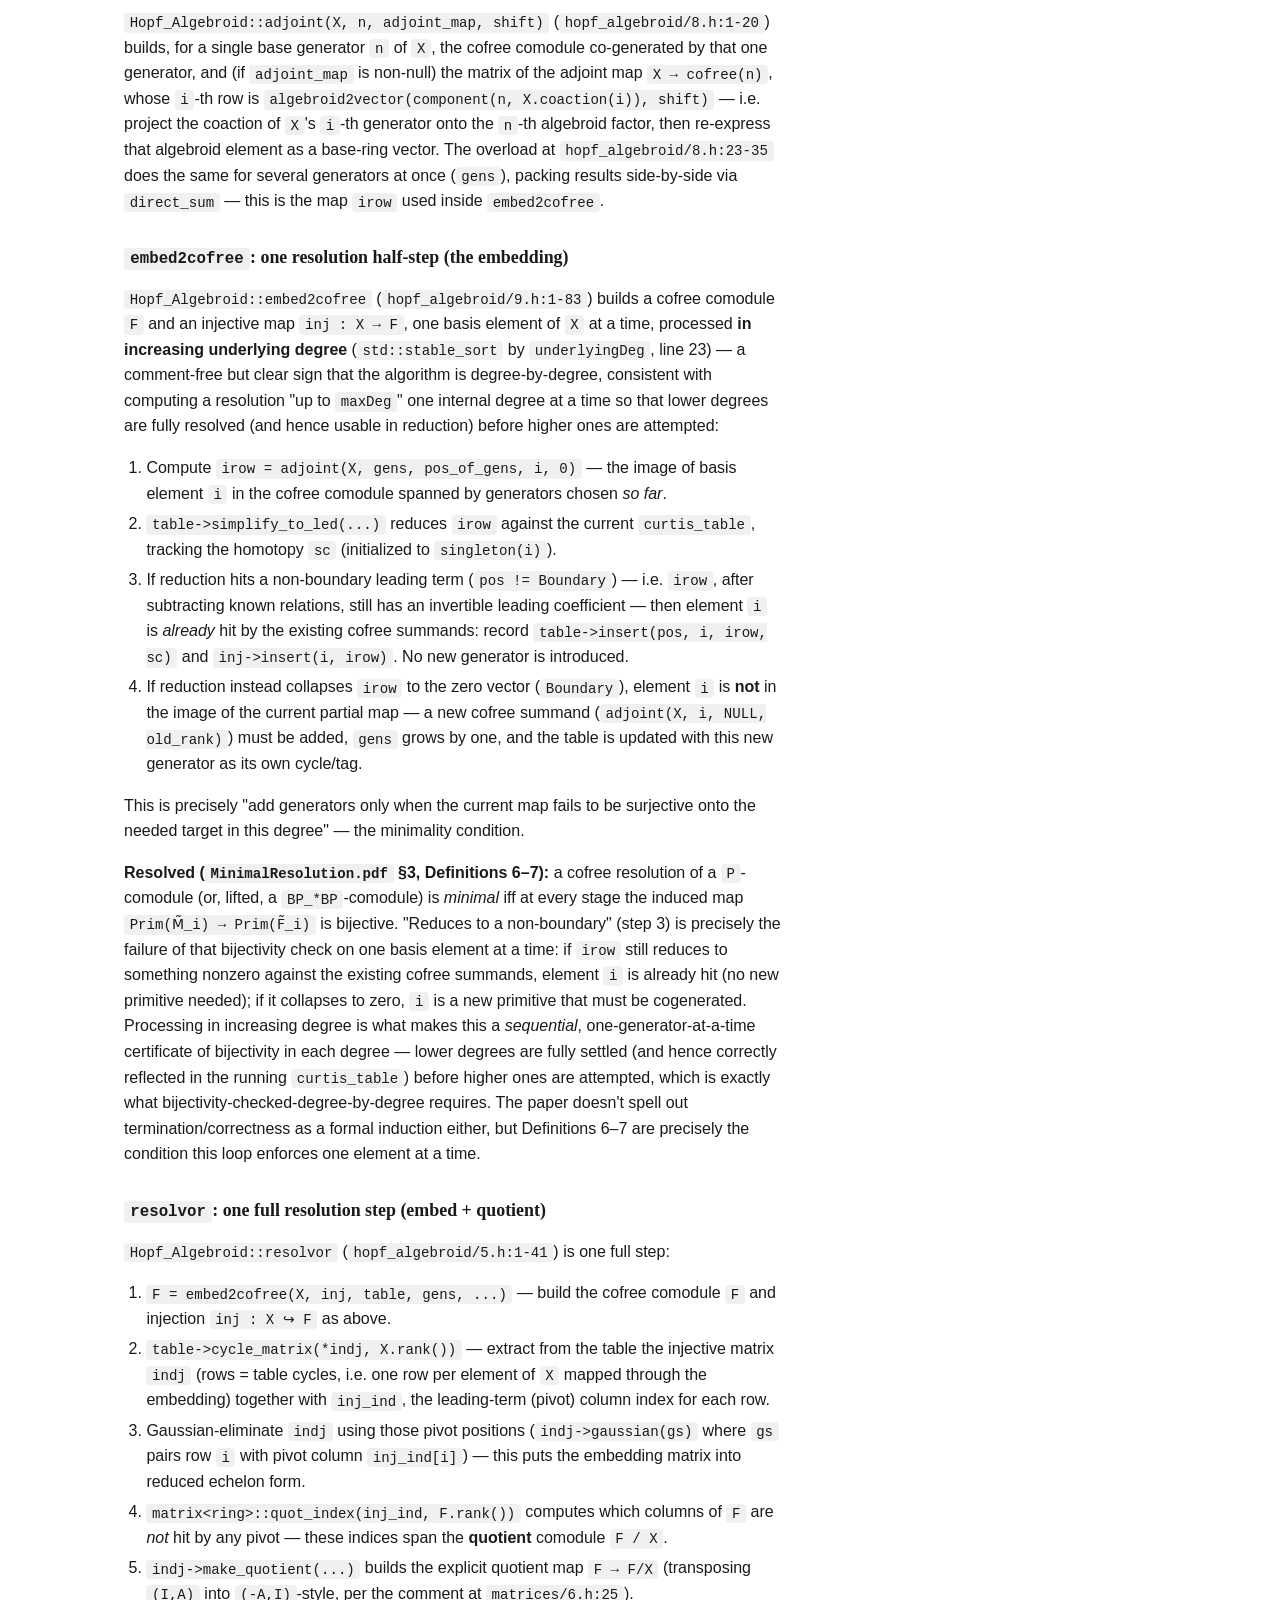
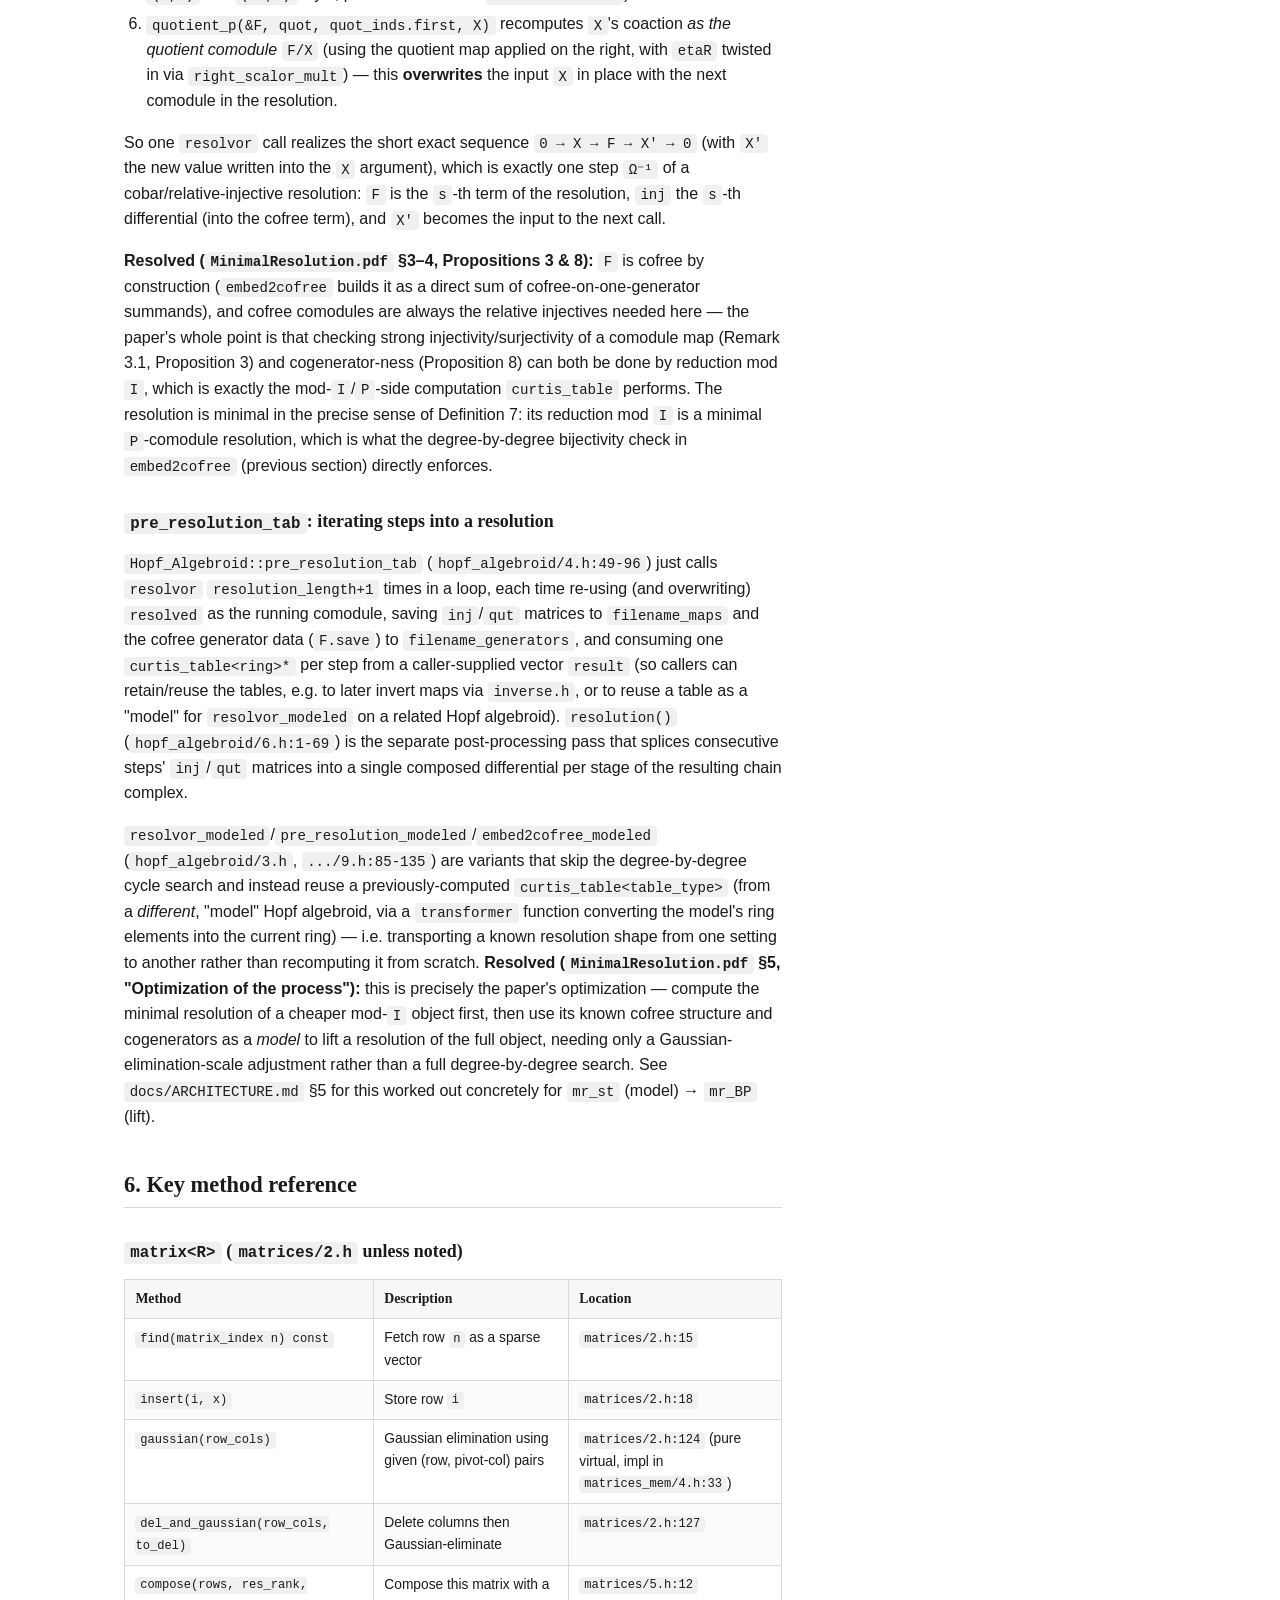
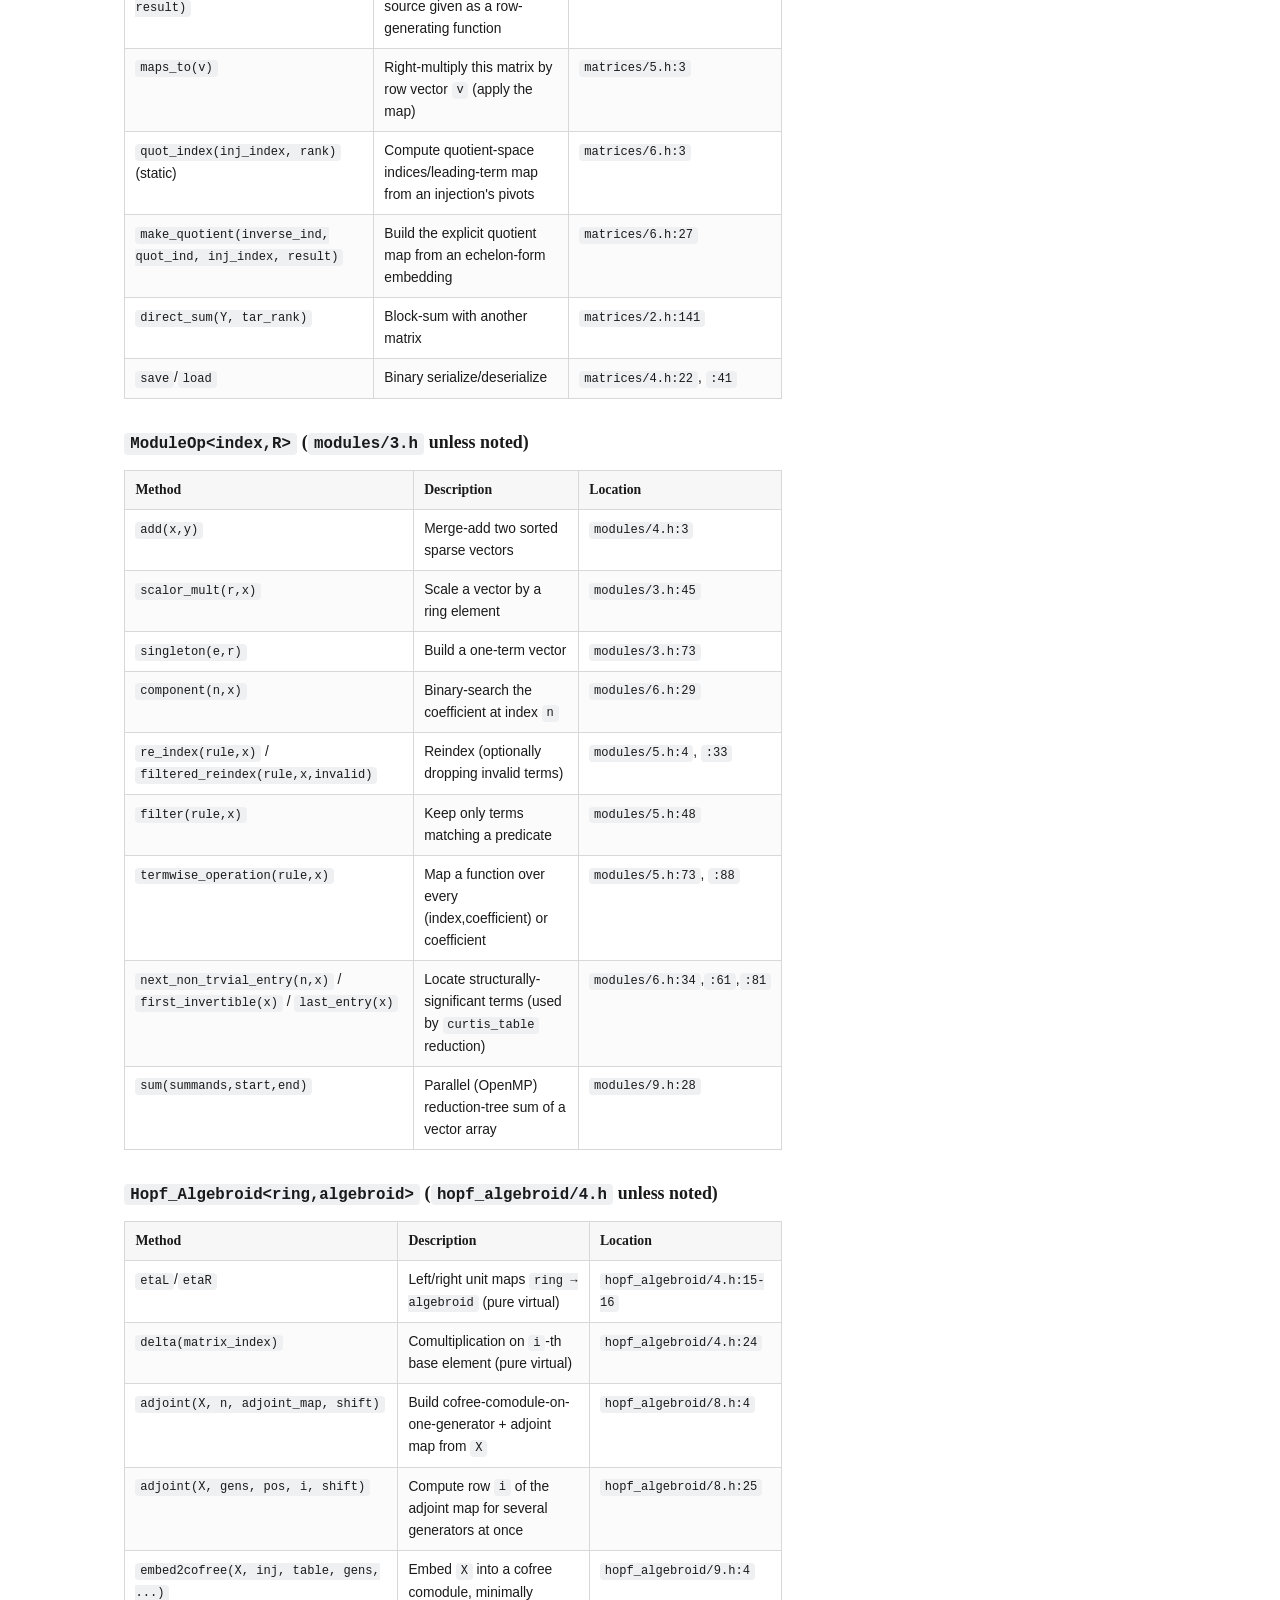
<file: docs/FRAMEWORK.html>
<!doctype html>
<html lang="en">
<head>
<meta charset="utf-8">
<meta name="viewport" content="width=device-width, initial-scale=1">
<title>Generic Framework Layer — MinimalResolution docs</title>
<link rel="stylesheet" href="./assets/style.css">
</head>
<body>
<div class="topbar">
  <div class="crumbs"><a href="./index.html">docs</a><span class="sep">/</span><span class="current">FRAMEWORK</span></div>
  <div class="actions">
    <a class="src-link" href="FRAMEWORK.md">.md source</a>
    <button class="theme-toggle" data-theme-toggle type="button">● dark</button>
  </div>
</div>
<div class="page-shell">
  <article>
<h1 id="generic-framework-layer">Generic Framework Layer<a class="heading-anchor" href="#generic-framework-layer">#</a></h1>
<p>This document covers the math-agnostic template infrastructure in
<code>MinimalResolution</code> — the layer that the Steenrod, BP, and motivic pipelines
are all built on top of. It does <strong>not</strong> cover any concrete Hopf algebroid,
comodule, or spectral-sequence pipeline; those are documented separately.</p>
<p>Source files covered: <code>algebra.h</code> (+<code>algebra/1-3.h</code>), <code>matrices.h</code>
(+<code>matrices/1-11.h</code>), <code>matrices_mem.h</code> (+<code>matrices_mem/1-4.h</code>),
<code>matrices_stream.h</code>, <code>polynomial.h</code> (+<code>polynomial/1-6.h</code>), <code>modules.h</code>
(+<code>modules/1-10.h</code>), <code>hopf_algebroid.h</code> (+<code>hopf_algebroid/1-13.h</code>),
<code>mon_index.h/.cpp</code>, <code>streams.h</code>, <code>others.h</code>, <code>inverse.h</code>, <code>lift.h</code>, <code>curtis.h</code>,
<code>SS.h</code>.</p>
<h2 id="1-overview">1. Overview<a class="heading-anchor" href="#1-overview">#</a></h2>
<p>This layer supplies the reusable machinery that every concrete pipeline
(Steenrod algebra at p=3, BP, motivic) instantiates with its own ring and
comodule structure: generic abelian-group/ring interfaces (<code>algebra.h</code>),
generic sparse-vector and matrix types over an arbitrary ring
(<code>modules.h</code>, <code>matrices.h</code>, <code>matrices_mem.h</code>, <code>matrices_stream.h</code>),
a generic polynomial ring builder (<code>polynomial.h</code>), and — the centerpiece —
<code>Hopf_Algebroid&lt;ring,algebroid&gt;</code> (<code>hopf_algebroid.h</code>), which implements the
comodule-resolution algorithm (embedding into a cofree comodule, Gaussian
elimination, quotienting) purely in terms of abstract ring/module operations
and a caller-supplied Hopf-algebroid structure (<code>etaL</code>, <code>etaR</code>, <code>delta</code>, …).
Separating this from the concrete math means the same resolution engine,
matrix backend (in-memory or disk-streamed, for handling resolutions too
large to fit in RAM), and polynomial arithmetic are shared verbatim across
completely different Hopf algebroids (dual Steenrod algebra, BP*BP, motivic
variants) — only the small algebroid-specific classes (structure maps,
concrete comodules) differ per pipeline.</p>
<h2 id="2-the-numbered-fragment-pattern">2. The numbered-fragment pattern<a class="heading-anchor" href="#2-the-numbered-fragment-pattern">#</a></h2>
<p>Several &quot;big&quot; classes/headers are not written as a single file. Instead the
top-level header (e.g. <code>matrices.h</code>) is a pure <code>#include</code> manifest:</p>
<pre><code>// matrices.h
#pragma once
#include"matrices/1.h"
#include"matrices/2.h"
#include"matrices/3.h"
...
#include"matrices/9.h"</code></pre>
<p>The <strong>first</strong> numbered fragment (<code>matrices/1.h</code>, <code>modules/1.h</code>,
<code>hopf_algebroid/1.h</code>, <code>algebra/1.h</code>, <code>matrices_mem/1.h</code>) contains only the
<code>#pragma once</code> guard and the <code>#include</code> of dependency headers (e.g.
<code>matrices/1.h</code> pulls in <code>modules.h</code>). The <strong>second</strong> fragment (<code>matrices/2.h</code>,
<code>modules/2.h</code>, <code>hopf_algebroid/2.h</code>...) contains the actual class <em>definition</em>
with its full body (data members + declarations), often declaring some methods
<code>virtual</code>/pure and leaving others merely declared (not defined). Every
<strong>subsequent</strong> fragment (<code>matrices/3.h</code> … <code>matrices/9.h</code>, etc.) is <strong>not</strong> a
class body at all — it is a sequence of out-of-line <code>template&lt;typename R&gt; ... matrix&lt;R&gt;::method(...) { ... }</code> definitions for the methods declared in
fragment 2, grouped by theme (IO in one file, composition operators in
another, quotient-construction in another, etc.). Because C++ template
member functions can be defined anywhere after the class declaration is
visible, this works as long as fragment 2 is included before the later
fragments — which the manifest header guarantees.</p>
<p>Concretely, for <code>matrices.h</code>:</p>
<ul>
<li><code>matrices/1.h</code> — dependencies only (<code>#include &quot;modules.h&quot;</code>, <code>typedef ... matrix_index</code>).</li>
<li><code>matrices/2.h</code> — the <code>matrix&lt;R&gt;</code> class body (pure-virtual interface + a few inline helper methods like <code>filter</code>, <code>del_cols</code>, <code>construct</code>, <code>merge</code>, <code>direct_sum</code>), plus the static member definition <code>ModuleOp&lt;matrix_index,R&gt; *matrix&lt;R&gt;::moduleOper;</code> at the bottom.</li>
<li><code>matrices/3.h</code> — <code>set2unit</code>, <code>set2zero</code>, <code>equal</code> definitions.</li>
<li><code>matrices/4.h</code> — <code>output</code>, <code>save</code>, <code>load</code>, <code>load_modify</code> definitions.</li>
<li><code>matrices/5.h</code> — <code>maps_to</code>, <code>compose</code>, and free-function <code>maps_to</code>/<code>maps_to_p</code> template overloads (parallel map-to-generators).</li>
<li><code>matrices/6.h</code> — <code>quot_index</code>, <code>make_quotient</code> definitions.</li>
<li><code>matrices/7.h</code> — <code>row_operation</code>, <code>filter</code> (two overloads) definitions.</li>
<li><code>matrices/8.h</code> — the free function <code>sort_deg</code> (degree-based stable sort of <code>(row,col)</code> pairs).</li>
<li><code>matrices/9.h</code> — <strong>a second, independent class</strong>, <code>curtis_table&lt;ring&gt;</code> (full definition, not a fragment of <code>matrix</code>!). See §3 and the note on redundancy.</li>
<li><code>matrices/11.h</code> — empty (0 bytes of content, just a blank line). <code>matrices/10.h</code> does not exist — the numbering has a gap.</li>
</ul>
<p>The same three-part shape (deps-only fragment → class-body fragment → N
method-body fragments) recurs in <code>modules/*.h</code>, <code>hopf_algebroid/*.h</code>, and
<code>matrices_mem/*.h</code>, though <code>hopf_algebroid/*.h</code> interleaves multiple classes
(<code>CoModule</code>, <code>comodule_generic</code>, <code>cofree_comodule</code>, <code>Hopf_Algebroid</code>, and even
a <code>complex</code> struct tacked onto the end of <code>hopf_algebroid/6.h</code>) rather than
splitting one class across all fragments — see §3 for exactly which fragment
holds which class.</p>
<p><strong>Reader takeaway:</strong> if you open a fragment file like <code>matrices/5.h</code> or
<code>hopf_algebroid/10.h</code> and see a bare <code>template&lt;typename R&gt; return_type matrix&lt;R&gt;::method(...) { ... }</code> with no enclosing <code>class { ... }</code>, this is
normal — it is an out-of-line definition for a class declared in an earlier,
lower-numbered fragment of the same directory. Grep the whole numbered
directory (not just the file you&#39;re looking at) to find the class body and
all its method definitions.</p>
<h2 id="3-class-catalog">3. Class catalog<a class="heading-anchor" href="#3-class-catalog">#</a></h2>
<div class="table-wrap"><table>
<thead><tr>
<th>Class/Struct</th>
<th>File(s)</th>
<th>Template Parameters</th>
<th>Base Classes</th>
<th>Purpose</th>
</tr>
</thead>
<tbody><tr>
<td><code>AbGroupOp</code></td>
<td><code>algebra/2.h</code></td>
<td><code>&lt;A&gt;</code></td>
<td>(none, pure interface)</td>
<td>Abstract interface for abelian-group operations on an opaque element type <code>A</code>: <code>add</code>, <code>zero</code>, <code>isZero</code>, <code>minus</code>, a destructive/move <code>add</code>, plus <code>output</code>/<code>save</code>/<code>load</code> for serialization. Every ring, module, and vector-of-vectors type in the codebase is driven through some concrete subclass of this.</td>
</tr>
<tr>
<td><code>RingOp</code></td>
<td><code>algebra/3.h</code></td>
<td><code>&lt;R&gt;</code></td>
<td><code>virtual public AbGroupOp&lt;R&gt;</code></td>
<td>Adds <code>multiply</code>, <code>unit(int)</code> (ring hom from ℤ), <code>invertible</code>, <code>inverse</code>, and a default <code>power</code> (binary exponentiation) on top of the abelian-group interface. This is the ring-level contract that <code>ModuleOp</code>, <code>PolyOp</code>, and <code>Hopf_Algebroid</code> all consume via a <code>RingOp&lt;R&gt;*</code>.</td>
</tr>
<tr>
<td><code>vectors&lt;index,R&gt;</code></td>
<td><code>modules/2.h</code></td>
<td><code>&lt;index, R&gt;</code></td>
<td>(none — plain data class)</td>
<td>A sparse vector: <code>dataArray</code> is a sorted <code>std::vector&lt;term&gt;</code> where <code>term{ind, coeficient}</code>. Provides <code>direct_sum</code>/<code>un_direct_sum</code> (block sum / split, used to build direct sums of comodules), dense/sparse conversion (<code>toDense</code>/<code>deDense</code>/<code>add2Dense</code>). This is the fundamental &quot;column&quot;/&quot;row&quot; datatype used everywhere: rows of matrices, elements of modules, coefficients of a comodule coaction.</td>
</tr>
<tr>
<td><code>ModuleOp&lt;index,R&gt;</code></td>
<td><code>modules/3.h</code>–<code>modules/9.h</code></td>
<td><code>&lt;index, R&gt;</code></td>
<td><code>virtual public AbGroupOp&lt;vectors&lt;index,R&gt;&gt;</code></td>
<td>Operations on the free <code>R</code>-module of sparse vectors <code>vectors&lt;index,R&gt;</code>: <code>add</code>, <code>scalor_mult</code>, <code>singleton</code>, <code>re_index</code>/<code>filtered_reindex</code>, <code>filter</code>, <code>termwise_operation</code>, <code>component</code> (binary-search lookup by index, since <code>dataArray</code> is sorted), <code>next_non_trvial_entry</code>, <code>first_invertible[_index]</code>, <code>last_entry</code>, and a parallel <code>sum</code> over an array of vectors. Holds a <code>RingOp&lt;R&gt; *ringOper</code>. Nearly every generic algorithm (Gaussian elimination, resolution) is expressed in terms of a <code>ModuleOp</code> instance rather than raw arithmetic.</td>
</tr>
<tr>
<td><code>matrix&lt;R&gt;</code></td>
<td><code>matrices/2.h</code>–<code>matrices/8.h</code></td>
<td><code>&lt;R&gt;</code></td>
<td>(abstract; concrete backends below implement it)</td>
<td>A matrix over ring <code>R</code>, represented as an array of row vectors (<code>vectors&lt;matrix_index,R&gt;</code>), addressed by <code>matrix_index</code> (<code>uint32_t</code>). Pure-virtual storage primitives (<code>clear</code>, <code>find</code>, <code>insert</code>, <code>set_rank</code>, <code>update_all</code>, <code>gaussian</code>, <code>del_and_gaussian</code>) are implemented by backends; everything else (<code>compose</code>, <code>maps_to</code>, <code>quot_index</code>, <code>make_quotient</code>, <code>direct_sum</code>, IO) is written generically against those primitives. Holds a <code>static ModuleOp&lt;matrix_index,R&gt; *moduleOper</code> shared across all instances of <code>matrix&lt;R&gt;</code>.</td>
</tr>
<tr>
<td><code>matrix_mem&lt;R&gt;</code></td>
<td><code>matrices_mem/2.h</code>, <code>matrices_mem/4.h</code></td>
<td><code>&lt;R&gt;</code></td>
<td><code>public matrix&lt;R&gt;</code></td>
<td>In-memory backend: rows stored in a <code>std::vector&lt;vectors&lt;matrix_index,R&gt;&gt;</code>. Implements <code>gaussian</code>/<code>row_reduction</code> (parallel row reduction via OpenMP) and helper <code>unify</code>/<code>take_away</code> used by Gaussian elimination.</td>
</tr>
<tr>
<td><code>matrix_stream&lt;R&gt;</code></td>
<td><code>matrices_stream.h</code></td>
<td><code>&lt;R&gt;</code></td>
<td><code>public matrix&lt;R&gt;</code></td>
<td>Backend that stores each row at a byte offset in a <code>con_streams*</code> (concurrent stream wrapper), with an in-memory index (<code>datapos</code>) of stream positions. <code>gaussian</code>/<code>del_and_gaussian</code> are implemented by round-tripping through a temporary <code>matrix_mem&lt;R&gt;</code> (load, reduce in memory, write back) rather than operating on the stream directly.</td>
</tr>
<tr>
<td><code>matrix_file&lt;R&gt;</code></td>
<td><code>matrices_stream.h</code></td>
<td><code>&lt;R&gt;</code></td>
<td><code>public matrix_stream&lt;R&gt;</code></td>
<td><code>matrix_stream&lt;R&gt;</code> bound to an owned <code>con_fstreams</code> (a real file), for resolutions too large to keep in RAM.</td>
</tr>
<tr>
<td><code>curtis_table&lt;ring&gt;</code></td>
<td><code>matrices/9.h</code></td>
<td><code>&lt;ring&gt;</code></td>
<td>(abstract)</td>
<td><strong>The</strong> live/used curtis-table interface — see §5 for what it stores. Abstract storage primitives (<code>clear</code>, <code>is_member</code>, <code>search</code>/<code>search_ref</code>, <code>num_entries</code>, <code>insert</code>, <code>run_through</code>) plus generic algorithms built on them: <code>symplify_to_led</code>/<code>simplify_to_led</code> (reduce a vector against the table, tracking a homotopy), <code>cycle_matrix</code> (extract the matrix of stored cycles/tags), <code>save</code>/<code>load</code>. Holds <code>static ModuleOp&lt;matrix_index,ring&gt; *ModOper</code>.</td>
</tr>
<tr>
<td><code>curtis_table_mem&lt;ring&gt;</code></td>
<td><code>matrices_mem/3.h</code></td>
<td><code>&lt;ring&gt;</code></td>
<td><code>public curtis_table&lt;ring&gt;</code></td>
<td>In-memory backend for <code>curtis_table</code>: entries kept in a <code>std::map&lt;matrix_index, entry&gt;</code>.</td>
</tr>
<tr>
<td><code>curtisTable_stream&lt;ring&gt;</code></td>
<td><code>curtis.h</code></td>
<td><code>&lt;ring&gt;</code></td>
<td><code>public curtis_table&lt;ring&gt;</code></td>
<td>Disk/stream-backed <code>curtis_table</code>: keeps a small in-memory write cache (<code>curtis_table_mem&lt;ring&gt; cached</code>) plus a <code>std::map&lt;matrix_index,std::streampos&gt;</code> index into a <code>con_streams</code>; <code>flush()</code> drains the cache to the stream. Used for resolutions whose Curtis table is too large for memory.</td>
</tr>
<tr>
<td><code>curtis_table&lt;R&gt;</code> <strong>(others.h)</strong></td>
<td><code>others.h</code> (lines ~159–283)</td>
<td><code>&lt;R&gt;</code></td>
<td>none listed (independent hierarchy)</td>
<td><strong>A second, unrelated, unused class of the same name.</strong> See &quot;Redundancy&quot; note below.</td>
</tr>
<tr>
<td><code>matrix_array&lt;R&gt;</code></td>
<td><code>others.h</code></td>
<td><code>&lt;R&gt;</code></td>
<td><code>virtual public matrix&lt;R&gt;</code> (of the <code>others.h</code> <code>matrix&lt;R&gt;</code>, not the real one)</td>
<td>Dead code — see redundancy note.</td>
</tr>
<tr>
<td><code>quasi_table&lt;R&gt;</code></td>
<td><code>others.h</code></td>
<td><code>&lt;R&gt;</code></td>
<td><code>public curtis_table&lt;R&gt;</code> (the <code>others.h</code> one)</td>
<td>Dead code — see redundancy note.</td>
</tr>
<tr>
<td><code>poly&lt;exponent_type,base_ring&gt;</code></td>
<td><code>polynomial/1.h</code></td>
<td>alias</td>
<td><code>= vectors&lt;exponent_type,base_ring&gt;</code></td>
<td>Type alias: a polynomial is just a sparse vector keyed by exponent.</td>
</tr>
<tr>
<td><code>PolyOp&lt;exponent_type,base_ring&gt;</code></td>
<td><code>polynomial/1.h</code>, <code>.../2.h</code>, <code>.../6.h</code></td>
<td><code>&lt;exponent_type, base_ring&gt;</code></td>
<td><code>virtual public ModuleOp&lt;exponent_type,base_ring&gt;</code>, <code>virtual public RingOp&lt;poly&lt;...&gt;&gt;</code></td>
<td>Turns the additive <code>ModuleOp</code> on sparse vectors into a full ring by adding <code>multiply</code> (divide-and-conquer polynomial multiplication via repeated <code>mon_multiply</code> + <code>add</code>), <code>unit</code>, <code>invertible</code>/<code>inverse</code> (only degree-0 invertible constants), <code>constant</code>, <code>monomial</code>.</td>
</tr>
<tr>
<td><code>PolyOp_Para&lt;exponent_type,base_ring&gt;</code></td>
<td><code>polynomial/3.h</code>, <code>.../4.h</code></td>
<td><code>&lt;exponent_type, base_ring&gt;</code></td>
<td><code>public PolyOp&lt;exponent_type,base_ring&gt;</code></td>
<td>Parallel-algorithm override of <code>mon_multiply</code>/<code>multiply</code> (OpenMP <code>parallel for</code> / recursive <code>sum</code>), otherwise identical semantics to <code>PolyOp</code>.</td>
</tr>
<tr>
<td><code>modules&lt;degree_type&gt;</code></td>
<td><code>modules/10.h</code></td>
<td><code>&lt;degree_type&gt;</code></td>
<td>(plain data class)</td>
<td>A graded free module&#39;s shape only: <code>rank</code> plus a <code>degree</code> array (one degree per generator). Used as the &quot;generators&quot; bookkeeping structure inside <code>cofree_comodule</code>. Has <code>direct_sum</code>, <code>save</code>/<code>load</code>, <code>output</code>.</td>
</tr>
<tr>
<td><code>monomial_index</code></td>
<td><code>mon_index.h</code>, <code>mon_index.cpp</code></td>
<td>(non-template)</td>
<td>none</td>
<td>Enumerates/indexes monomials (type <code>exponent</code>, from <code>exponents.h</code>) up to a max degree: builds <code>mon_array</code> (all monomials sorted by degree), <code>mon_index</code> (monomial → <code>matrix_index</code>), <code>ranksBelow</code> (generator count below each degree). Provides <code>substitution_table</code> (evaluate all monomials at given values of generators, streaming the results out) and <code>poly2vec</code> (convert a <code>polynomial&lt;base_ring&gt;</code> into a <code>vectors&lt;matrix_index,base_ring&gt;</code> using the index). Math-agnostic in the sense that it works for any graded polynomial ring on generators with <code>exponent</code>-encoded exponents (used concretely for the dual Steenrod algebra generators, but the machinery itself doesn&#39;t know that).</td>
</tr>
<tr>
<td><code>con_streams</code></td>
<td><code>streams.h</code>, <code>streams.cpp</code></td>
<td>(non-template)</td>
<td>none</td>
<td>Thread-safe wrapper around a <code>std::iostream*</code>: <code>access</code>/<code>read</code>/<code>write</code> all take a <code>std::lock_guard</code> on an internal <code>std::mutex</code> before touching the stream, so multiple threads can safely read/write to disjoint regions of one stream (positions returned by <code>write</code> are handed back to the caller for later <code>read</code>). Used by <code>matrix_stream</code>/<code>matrix_file</code> and <code>curtisTable_stream</code>.</td>
</tr>
<tr>
<td><code>con_fstreams</code></td>
<td><code>streams.h</code>, <code>streams.cpp</code></td>
<td>(non-template)</td>
<td><code>public con_streams</code></td>
<td><code>con_streams</code> that owns a real <code>std::fstream</code> opened on a given filename; adds <code>fclear()</code> to truncate/reopen.</td>
</tr>
<tr>
<td><code>CoModule&lt;algebroid,degree_type&gt;</code></td>
<td><code>hopf_algebroid/2.h</code></td>
<td><code>&lt;algebroid, degree_type&gt;</code></td>
<td>(abstract)</td>
<td>The comodule interface consumed by <code>Hopf_Algebroid</code>: <code>rank()</code>, <code>coaction(int i)</code> (returns the coaction of the i-th base generator, as a <code>vectors&lt;matrix_index,algebroid&gt;</code>), <code>degree(int i)</code>. Assumes the comodule is free as a module over the base ring with a specified basis.</td>
</tr>
<tr>
<td><code>comodule_generic&lt;algebroid,degree_type&gt;</code></td>
<td><code>hopf_algebroid/2.h</code></td>
<td><code>&lt;algebroid, degree_type&gt;</code></td>
<td><code>virtual public CoModule&lt;algebroid,degree_type&gt;</code></td>
<td>The generic (non-cofree) implementation: coaction stored explicitly as a <code>matrix&lt;algebroid&gt; *coaction_matrix</code>, generator data in a <code>modules&lt;degree_type&gt; base_module</code>. This is the type used to hold &quot;the comodule currently being resolved&quot; at each stage of the resolution (it gets overwritten in place, stage by stage, to become successive connected covers/quotients — see §5).</td>
</tr>
<tr>
<td><code>cofree_comodule&lt;algebroid,degree_type&gt;</code></td>
<td><code>hopf_algebroid/3.h</code>, <code>hopf_algebroid/9.h</code>, <code>hopf_algebroid/11.h</code></td>
<td><code>&lt;algebroid, degree_type&gt;</code></td>
<td><code>virtual public CoModule&lt;algebroid,degree_type&gt;</code></td>
<td>Represents a direct sum of cofree (extended/induced) comodules, one per co-generator, without materializing the coaction matrix explicitly. Static class-wide data (<code>cofree_coaction</code>, <code>modOpers</code>, <code>cofree_degree</code> — set once via <code>Hopf_Algebroid::init_cofree_data</code>) describes the coaction/degree of a single cofree summand co-generated in degree 0; instance data (<code>generators</code>, <code>position_of_gens</code>, <code>total_rank</code>) describes how many summands and where each starts. <code>coaction(i)</code>/<code>degree(i)</code> look up which summand <code>i</code> falls in (<code>findPos</code>, binary search over <code>position_of_gens</code>) and re-index/shift accordingly. Also provides <code>multiply_using_table</code> (apply a precomputed multiplication-table matrix to compute the algebroid action on generator <code>i</code>) and <code>direct_sum</code>.</td>
</tr>
<tr>
<td><code>Hopf_Algebroid&lt;ring,algebroid&gt;</code></td>
<td><code>hopf_algebroid/4.h</code>, <code>.../5.h</code>, <code>.../6.h</code>, <code>.../7.h</code>, <code>.../8.h</code>, <code>.../9.h</code>, <code>.../10.h</code>, <code>.../12.h</code>, <code>.../13.h</code></td>
<td><code>&lt;ring, algebroid&gt;</code></td>
<td>(abstract; holds <code>RingOp</code>/<code>ModuleOp</code> pointers, no base class)</td>
<td><strong>The central class.</strong> Bundles ring/module operations for the base ring and for the algebroid, and declares the Hopf-algebroid structure maps as pure virtuals (<code>etaL</code>, <code>etaR</code>, <code>algebroid2vector</code>, <code>vector2algebroid</code>, <code>delta</code>, <code>ranksBelowDeg</code>) that a concrete pipeline must supply. On top of these it implements, generically, the entire resolution algorithm: <code>adjoint</code> (built from projection + structure maps), <code>embed2cofree</code>/<code>embed2cofree_modeled</code>, <code>resolvor</code>/<code>resolvor_modeled</code> (one resolution step), <code>pre_resolution_tab</code>/<code>pre_resolution_modeled</code> (iterate resolution steps to a fixed length, with file-backed persistence), <code>quotient</code>/<code>quotient_p</code>, <code>resolution</code> (splice per-step short exact sequences into one chain complex), <code>make_multiplication_table</code>. See §5 for the resolution semantics.</td>
</tr>
<tr>
<td><code>complex&lt;degree_type,ring&gt;</code></td>
<td><code>hopf_algebroid/6.h</code> (tail of file, after <code>resolution</code>)</td>
<td><code>&lt;degree_type, ring&gt;</code></td>
<td>(plain data class)</td>
<td>A chain complex: parallel arrays <code>terms</code> (one <code>modules&lt;degree_type&gt;</code> per stage) and <code>maps</code> (one <code>matrix&lt;ring&gt;*</code> per differential). Minimal container, not used elsewhere in the files read.</td>
</tr>
<tr>
<td><code>SS_entry&lt;cycle_name,ring&gt;</code></td>
<td><code>SS.h</code></td>
<td><code>&lt;cycle_name, ring&gt;</code></td>
<td>(plain data class)</td>
<td>One entry of a spectral-sequence page: leading-term names <code>tag</code>/<code>cycle</code> (of type <code>cycle_name</code>, chosen by the concrete pipeline) plus the corresponding full vectors <code>full_tag</code>/<code>full_cycle</code> (type <code>vectors&lt;matrix_index,ring&gt;</code>).</td>
</tr>
<tr>
<td><code>SS_table&lt;cycle_name,ring&gt;</code></td>
<td><code>SS.h</code></td>
<td><code>&lt;cycle_name, ring&gt;</code></td>
<td><code>public std::vector&lt;SS_entry&lt;cycle_name,ring&gt;&gt;</code> (abstract — several pure virtuals)</td>
<td>Generic storage/algorithm for one page of a spectral sequence built from a Curtis-table-like reduction process: indexes entries by <code>tag</code>/<code>cycle</code> name, and provides <code>simplify</code> (reduce a cycle modulo known boundaries, recording a homotopy — directly analogous to <code>curtis_table::symplify_to_led</code>), <code>make_table</code> (build a table from a candidate pool of tag names, ordered by filtration, calling a caller-supplied differential matrix <code>M</code>), and <code>name_of_cycle</code> (classify a vector&#39;s leading terms as tags/boundaries/cycles, optionally consulting a <code>next_table</code> for the following page). Concrete pipelines (BP&#39;s <code>algNov_table</code> — see the BP-pipeline doc) subclass this and supply <code>filtration</code>, <code>naming</code>, <code>leading_term</code>, <code>tagged</code>, <code>invalid</code>, <code>get_tag</code>, <code>cycle_pot</code>, and IO. Generic in the sense that it doesn&#39;t know what a spectral sequence <em>of</em> — it operates purely on <code>vectors&lt;matrix_index,ring&gt;</code> and caller-provided naming/filtration functions.</td>
</tr>
</tbody>
</table></div>
<h3 id="note-the-curtis_table-matrix_array-quasi_table-redundancy">Note: the <code>curtis_table</code> / <code>matrix_array</code> / <code>quasi_table</code> redundancy<a class="heading-anchor" href="#note-the-curtis_table-matrix_array-quasi_table-redundancy">#</a></h3>
<p><code>others.h</code> (397 lines) contains <strong>a second, independent, and incompatible</strong>
definition of <code>curtis_table&lt;R&gt;</code>, <code>matrix_array&lt;R&gt;</code>, <code>matrix_array_data&lt;R&gt;</code>,
<code>quasi_table&lt;R&gt;</code>, plus free functions (<code>BP_Op::Q2Z</code> overloads,
<code>make_tables_gens</code>, a stray <code>matrix&lt;R&gt;::direct_sum</code>/<code>del_cols</code>). This code:</p>
<ul>
<li>Is <strong>not <code>#include</code>d anywhere</strong> in the repository (<code>grep</code> for <code>others.h</code>
across all <code>.h</code>/<code>.cpp</code> files returns no hits).</li>
<li>Uses namespaces (<code>Modules::</code>, <code>Algebra::</code>, <code>MapTable::</code>, <code>Paralell::</code>) that
do not exist anywhere else in the codebase — the rest of the code is
entirely un-namespaced.</li>
<li>References a header <code>filedmatrices.h</code> (line 379) that <strong>does not exist</strong>
in the repository.</li>
<li>Has a <code>curtis_table</code> constructor signature
(<code>curtis_table(ModuleOp*, MapTable::data_base*)</code>, <code>others.h:170</code>) completely
incompatible with the real <code>curtis_table&lt;ring&gt;</code> in <code>matrices/9.h</code> (which has
no constructor and a <code>static ModuleOp* ModOper</code>).</li>
</ul>
<p>This is dead legacy code from an earlier refactor (probably the point where
the codebase moved from a namespaced <code>Modules::</code>/<code>Algebra::</code> design to the
flat, unnamespaced design seen in <code>algebra.h</code>/<code>modules.h</code>/<code>matrices.h</code>), left
in the tree but never wired into any build. <strong><code>others.h</code> should not be treated
as part of the live framework</strong> — the framework&#39;s actual, used
<code>curtis_table&lt;ring&gt;</code> is the one in <code>matrices/9.h</code>, with backends
<code>curtis_table_mem&lt;ring&gt;</code> (<code>matrices_mem/3.h</code>, in-memory) and
<code>curtisTable_stream&lt;ring&gt;</code> (<code>curtis.h</code>, disk-streamed with an in-memory write
cache that gets <code>flush()</code>ed). Concrete pipelines pick whichever backend fits
their memory budget (e.g. <code>BP_init.h:58-59</code> uses <code>curtis_table_mem&lt;F3&gt;</code>;
<code>ex_steenrod_init.h:34-35</code> keeps both a <code>curtis_table&lt;Fp&gt;*</code> pointer and a
<code>curtis_table_mem&lt;Fp&gt;</code> vector side by side).</p>
<p><code>inverse.h</code> and <code>lift.h</code> are small, genuinely-used utility headers, not
fragments of a bigger class:</p>
<ul>
<li><code>inverse.h</code> computes a partial inverse of an injective matrix from its
Curtis table (<code>inverse()</code>, <code>inverse.h:6</code>), plus a <code>resolution()</code> overload
and <code>check_splitting()</code> sanity-checker. <code>resolution_length</code>-scale batch
version at <code>inverse.h:36</code>.</li>
<li><code>lift.h</code> implements lifting a map between comodules to a lift of one step of
their resolutions (<code>lift_resolvor</code>, <code>resolution_lift</code>) — this is dead-ish
code too in parts (e.g. <code>adjoint</code> at <code>lift.h:19</code> references
<code>F.pos</code>/<code>HA_oper-&gt;</code> with <code>-&gt;</code> on a reference, and <code>HA_oper-&gt;algebroidModuleOper-&gt;component(i)</code>
passes only one argument to a two-argument <code>component</code> — this file does not
look like it compiles as written; treat it as unfinished/unverified).</li>
</ul>
<h2 id="4-key-relationships">4. Key relationships<a class="heading-anchor" href="#4-key-relationships">#</a></h2>
<div class="mermaid-wrap"><pre class="mermaid">classDiagram
    class AbGroupOp~A~{
        &lt;&lt;interface&gt;&gt;
        +add(A,A) A
        +zero() A
        +isZero(A) bool
        +minus(A) A
        +save(A, stream)
        +load(stream) A
    }
    class RingOp~R~{
        &lt;&lt;interface&gt;&gt;
        +multiply(R,R) R
        +unit(int) R
        +invertible(R) bool
        +inverse(R) R
        +power(R,n) R
    }
    AbGroupOp &lt;|-- RingOp : R = R

    class ModuleOp~index,R~{
        +ringOper RingOp~R~*
        +add(vec,vec) vec
        +scalor_mult(R,vec) vec
        +singleton(index,R) vec
        +component(index,vec) R
        +re_index(rule,vec) vec
    }
    AbGroupOp &lt;|-- ModuleOp : A = vectors~index,R~

    class PolyOp~exp,R~{
        +multiply(poly,poly) poly
        +unit(int) poly
        +monomial(exp,R) poly
    }
    ModuleOp &lt;|-- PolyOp : index=exp
    RingOp &lt;|-- PolyOp : R = poly~exp,R~
    class PolyOp_Para~exp,R~{
        +mon_multiply(...) poly
        +multiply(poly,poly) poly
    }
    PolyOp &lt;|-- PolyOp_Para

    class vectors~index,R~{
        +dataArray vector~term~
        +direct_sum(vec, rank)
        +toDense(rank) vector~R~
    }
    ModuleOp ..&gt; vectors : operates on

    class matrix~R~{
        &lt;&lt;abstract&gt;&gt;
        +rank unsigned
        +moduleOper ModuleOp~matrix_index,R~$
        +find(i) vec
        +insert(i,vec)
        +gaussian(rowcols)*
        +compose(...)
        +quot_index(...)$
        +make_quotient(...)
    }
    matrix ..&gt; ModuleOp : static moduleOper
    class matrix_mem~R~{
        +gaussian(rowcols)
        +row_reduction(row,col)
    }
    matrix &lt;|-- matrix_mem
    class matrix_stream~R~{
        +datas con_streams*
        +find(i) vec
        +gaussian(rowcols)
    }
    matrix &lt;|-- matrix_stream
    class matrix_file~R~{
        +files con_fstreams
    }
    matrix_stream &lt;|-- matrix_file

    class curtis_table~ring~{
        &lt;&lt;abstract&gt;&gt;
        +ModOper ModuleOp~matrix_index,ring~$
        +entry cycle,tag,full_cycle,full_tag
        +symplify_to_led(vec,...) matrix_index
        +cycle_matrix(...) vector
        +insert(...)*
        +search(i)*
    }
    curtis_table ..&gt; ModuleOp : static ModOper
    curtis_table ..&gt; matrix : cycle_matrix builds matrix
    class curtis_table_mem~ring~{
        +data map~matrix_index,entry~
    }
    curtis_table &lt;|-- curtis_table_mem
    class curtisTable_stream~ring~{
        +cached curtis_table_mem~ring~
        +stream_data con_streams
    }
    curtis_table &lt;|-- curtisTable_stream

    class CoModule~algebroid,degree_type~{
        &lt;&lt;abstract&gt;&gt;
        +rank() int*
        +coaction(i) vec*
        +degree(i) degree_type*
    }
    class comodule_generic~algebroid,degree_type~{
        +coaction_matrix matrix~algebroid~*
        +base_module modules~degree_type~
    }
    CoModule &lt;|-- comodule_generic
    class cofree_comodule~algebroid,degree_type~{
        +cofree_coaction fn$
        +modOpers ModuleOp~matrix_index,algebroid~*$
        +generators modules~degree_type~
        +position_of_gens vector~uint32~
        +findPos(n) unsigned
    }
    CoModule &lt;|-- cofree_comodule

    class Hopf_Algebroid~ring,algebroid~{
        &lt;&lt;abstract&gt;&gt;
        +ringOper RingOp~ring~*
        +algebroidRingOper RingOp~algebroid~*
        +moduleOper ModuleOp~matrix_index,ring~*
        +algebroidModuleOper ModuleOp~matrix_index,algebroid~*
        +etaL(ring) algebroid*
        +etaR(ring) algebroid*
        +delta(i) vec*
        +embed2cofree(...) cofree_comodule
        +resolvor(...) cofree_comodule
        +pre_resolution_tab(...)
        +quotient(...)
    }
    Hopf_Algebroid --&gt; RingOp : uses (base + algebroid)
    Hopf_Algebroid --&gt; ModuleOp : uses (base + algebroid)
    Hopf_Algebroid ..&gt; CoModule : resolves
    Hopf_Algebroid ..&gt; cofree_comodule : embed2cofree produces
    Hopf_Algebroid ..&gt; curtis_table : resolvor/embed2cofree use as scratch structure
    Hopf_Algebroid ..&gt; matrix : inj/quot/indj matrices

    class SS_entry~cycle_name,ring~{
        +tag cycle_name
        +cycle cycle_name
        +full_tag vec
        +full_cycle vec
    }
    class SS_table~cycle_name,ring~{
        &lt;&lt;abstract&gt;&gt;
        +Modop ModuleOp~matrix_index,ring~*
        +simplify(...) cycle_type
        +make_table(pric, M, T)
    }
    SS_table ..&gt; ModuleOp : uses
    SS_table ..&gt; curtis_table : structurally analogous (simplify ~ symplify_to_led)</pre><div class="mermaid-fallback-note">Diagram (renders automatically when online; source shown above as plain text otherwise — also viewable pre-rendered on GitHub)</div></div>
<h2 id="5-the-resolution-algorithm-in-this-frameworks-terms">5. The resolution algorithm in this framework&#39;s terms<a class="heading-anchor" href="#5-the-resolution-algorithm-in-this-frameworks-terms">#</a></h2>
<p>The framework computes a <strong>minimal relative-injective (cofree) resolution</strong>
of a comodule <code>X</code> over a Hopf algebroid, one step at a time. Everything below
is read directly off <code>hopf_algebroid/*.h</code>, and is now cross-checked against
<code>MinimalResolution.pdf</code> (added to the repo after this document was first
written) — citations to its Definitions/Propositions appear inline below.
The paper works specifically with <code>BP_*BP</code>-comodules and their reduction mod
the invariant ideal <code>I</code> (see <code>docs/ARCHITECTURE.md</code> §1–2); this framework
layer is the same construction made generic over an arbitrary
<code>Hopf_Algebroid&lt;ring, algebroid&gt;</code>, so every citation below should be read as
&quot;the paper&#39;s <code>BP_*BP</code>/<code>I</code> case of this generic mechanism.&quot;</p>
<h3 id="curtis_tablering-what-it-stores"><code>curtis_table&lt;ring&gt;</code>: what it stores<a class="heading-anchor" href="#curtis_tablering-what-it-stores">#</a></h3>
<p>A <code>curtis_table</code> (<code>matrices/9.h:1-263</code>) stores <strong>one Gröbner-basis-like
reduction table for one resolution step</strong>: a set of <code>entry { cycle, tag, full_cycle, full_tag }</code> records where</p>
<ul>
<li><code>cycle</code> is the index of a basis element of the <em>source</em> comodule <code>X</code> (or,
during <code>embed2cofree</code>, of the cofree comodule being built) that is a
&quot;leading term&quot;,</li>
<li><code>tag</code> is the index of the newly introduced generator (in the cofree
comodule / the next term of the resolution) that this cycle corresponds to,</li>
<li><code>full_cycle</code> is the entire vector (over the base ring) expressing how that
generator&#39;s image cancels down to leading term <code>cycle</code>,</li>
<li><code>full_tag</code> is the corresponding &quot;homotopy&quot; vector recording the coefficient
data needed to invert/split the map later (consumed by <code>inverse.h</code>&#39;s
<code>inverse()</code> to build a partial inverse/splitting map).</li>
</ul>
<p><code>symplify_to_led</code>/<code>simplify_to_led</code> (<code>matrices/9.h:34-140</code>) is the core
reduction routine: given a vector <code>x</code> (a would-be cycle) and a <code>homotopy</code>
accumulator, it walks term-by-term; if the current leading term&#39;s index is
already a <code>cycle</code> in the table, it subtracts off <code>coefficient * full_cycle</code>
(accumulating the matching multiple of <code>full_tag</code> into <code>homotopy</code>) and
recurses on the remainder; if the leading term is <strong>invertible</strong> in the ring
and not in the table, that index becomes the new leading term returned
(<code>Boundary</code> — actually <code>matrix_index Boundary = -1</code>, <code>matrices/9.h:31</code> — is
returned only once the vector reduces to zero). This is literally
row-reduction against a partial basis, done term-by-term rather than as a
single matrix operation, and is what makes the resolution &quot;minimal&quot;: a
generator is only introduced (in <code>embed2cofree</code>, see below) when reduction
against everything already known fails to reach the zero vector.</p>
<p><code>cycle_matrix</code> (<code>matrices/9.h:159-204</code>) turns the table into two matrices: one
whose row <code>tag</code> is <code>full_cycle</code> (used as an injective/embedding matrix into
the cofree comodule) and one whose row <code>tag</code> is <code>full_tag</code>.</p>
<h3 id="cofree_comodulealgebroiddegree_type-what-it-represents"><code>cofree_comodule&lt;algebroid,degree_type&gt;</code>: what it represents<a class="heading-anchor" href="#cofree_comodulealgebroiddegree_type-what-it-represents">#</a></h3>
<p>A cofree comodule here is a direct sum of <strong>cofree (extended/induced)
comodules</strong>, one per co-generator — i.e. comodules of the shape
&quot;algebroid co-generated freely in one degree&quot;, assembled via the static class
data <code>cofree_coaction</code>/<code>cofree_degree</code>/<code>modOpers</code> set once via
<code>Hopf_Algebroid::init_cofree_data</code> (<code>hopf_algebroid/10.h:14-25</code>), which wires
<code>cofree_coaction</code> to the Hopf algebroid&#39;s own comultiplication <code>delta</code>
(<code>hopf_algebroid/4.h:24</code>). Each <code>cofree_comodule</code> instance just records how
many summands (<code>generators</code>, a <code>modules&lt;degree_type&gt;</code>), where each summand&#39;s
block starts (<code>position_of_gens</code>), and the total underlying rank
(<code>total_rank</code>). <code>coaction(i)</code>/<code>degree(i)</code> locate which summand index <code>i</code> falls
in (<code>findPos</code>, binary search, <code>hopf_algebroid/11.h:40-54</code>) and shift/reindex
the static cofree data accordingly (<code>hopf_algebroid/11.h:62-75</code>).</p>
<p><strong>Resolved (<code>MinimalResolution.pdf</code> §4, &quot;cogenerators&quot;):</strong> the code assumes
(via <code>adjoint</code>, see below) that <code>Hom_{comod}(X, cofree-on-degree-d-generator) ≅ (X in degree d, as a base-ring vector)</code>. The paper calls the target of such
an adjoint map a set of <strong>cogenerators</strong>: a <code>BP_*</code>-module map <code>M → X</code> exhibits
<code>X</code> as cogenerators of <code>M</code> if the adjoint <code>M → BP_*BP ⊗_{BP_*} X</code> is strongly
injective (a split injection of underlying <code>BP_*</code>-modules). This is exactly
&quot;cofree on one generator&quot; (<code>X</code> a single degree&#39;s worth of generators,
<code>BP_*BP ⊗ X</code> the cofree comodule they co-generate) paired with &quot;evaluate the
coaction,&quot; which is exactly <code>adjoint</code>&#39;s definition below. The paper doesn&#39;t
frame this as an abstract categorical adjunction/relative-injectivity
statement so much as a direct construction, and neither does the code — but
the two now visibly match construction-for-construction.</p>
<h3 id="adjoint-the-embedding-detection-map"><code>adjoint</code>: the embedding-detection map<a class="heading-anchor" href="#adjoint-the-embedding-detection-map">#</a></h3>
<p><code>Hopf_Algebroid::adjoint(X, n, adjoint_map, shift)</code> (<code>hopf_algebroid/8.h:1-20</code>)
builds, for a single base generator <code>n</code> of <code>X</code>, the cofree comodule
co-generated by that one generator, and (if <code>adjoint_map</code> is non-null) the
matrix of the adjoint map <code>X → cofree(n)</code>, whose <code>i</code>-th row is
<code>algebroid2vector(component(n, X.coaction(i)), shift)</code> — i.e. project the
coaction of <code>X</code>&#39;s <code>i</code>-th generator onto the <code>n</code>-th algebroid factor, then
re-express that algebroid element as a base-ring vector. The overload at
<code>hopf_algebroid/8.h:23-35</code> does the same for several generators at once
(<code>gens</code>), packing results side-by-side via <code>direct_sum</code> — this is the map
<code>irow</code> used inside <code>embed2cofree</code>.</p>
<h3 id="embed2cofree-one-resolution-half-step-the-embedding"><code>embed2cofree</code>: one resolution half-step (the embedding)<a class="heading-anchor" href="#embed2cofree-one-resolution-half-step-the-embedding">#</a></h3>
<p><code>Hopf_Algebroid::embed2cofree</code> (<code>hopf_algebroid/9.h:1-83</code>) builds a cofree
comodule <code>F</code> and an injective map <code>inj : X → F</code>, one basis element of <code>X</code> at
a time, processed <strong>in increasing underlying degree</strong>
(<code>std::stable_sort</code> by <code>underlyingDeg</code>, line 23) — a comment-free but clear
sign that the algorithm is degree-by-degree, consistent with computing a
resolution &quot;up to <code>maxDeg</code>&quot; one internal degree at a time so that lower
degrees are fully resolved (and hence usable in reduction) before higher ones
are attempted:</p>
<ol>
<li>Compute <code>irow = adjoint(X, gens, pos_of_gens, i, 0)</code> — the image of basis
element <code>i</code> in the cofree comodule spanned by generators chosen <em>so far</em>.</li>
<li><code>table-&gt;simplify_to_led(...)</code> reduces <code>irow</code> against the current
<code>curtis_table</code>, tracking the homotopy <code>sc</code> (initialized to
<code>singleton(i)</code>).</li>
<li>If reduction hits a non-boundary leading term (<code>pos != Boundary</code>) — i.e.
<code>irow</code>, after subtracting known relations, still has an invertible leading
coefficient — then element <code>i</code> is <em>already</em> hit by the existing cofree
summands: record <code>table-&gt;insert(pos, i, irow, sc)</code> and <code>inj-&gt;insert(i, irow)</code>. No new generator is introduced.</li>
<li>If reduction instead collapses <code>irow</code> to the zero vector (<code>Boundary</code>),
element <code>i</code> is <strong>not</strong> in the image of the current partial map — a new
cofree summand (<code>adjoint(X, i, NULL, old_rank)</code>) must be added, <code>gens</code>
grows by one, and the table is updated with this new generator as its own
cycle/tag.</li>
</ol>
<p>This is precisely &quot;add generators only when the current map fails to be
surjective onto the needed target in this degree&quot; — the minimality condition.</p>
<p><strong>Resolved (<code>MinimalResolution.pdf</code> §3, Definitions 6–7):</strong> a cofree
resolution of a <code>P</code>-comodule (or, lifted, a <code>BP_*BP</code>-comodule) is <em>minimal</em>
iff at every stage the induced map <code>Prim(M̃_i) → Prim(F̃_i)</code> is bijective.
&quot;Reduces to a non-boundary&quot; (step 3) is precisely the failure of that
bijectivity check on one basis element at a time: if <code>irow</code> still reduces to
something nonzero against the existing cofree summands, element <code>i</code> is
already hit (no new primitive needed); if it collapses to zero, <code>i</code> is a new
primitive that must be cogenerated. Processing in increasing degree is what
makes this a <em>sequential</em>, one-generator-at-a-time certificate of
bijectivity in each degree — lower degrees are fully settled (and hence
correctly reflected in the running <code>curtis_table</code>) before higher ones are
attempted, which is exactly what bijectivity-checked-degree-by-degree
requires. The paper doesn&#39;t spell out termination/correctness as a formal
induction either, but Definitions 6–7 are precisely the condition this loop
enforces one element at a time.</p>
<h3 id="resolvor-one-full-resolution-step-embed-quotient"><code>resolvor</code>: one full resolution step (embed + quotient)<a class="heading-anchor" href="#resolvor-one-full-resolution-step-embed-quotient">#</a></h3>
<p><code>Hopf_Algebroid::resolvor</code> (<code>hopf_algebroid/5.h:1-41</code>) is one full step:</p>
<ol>
<li><code>F = embed2cofree(X, inj, table, gens, ...)</code> — build the cofree comodule
<code>F</code> and injection <code>inj : X ↪ F</code> as above.</li>
<li><code>table-&gt;cycle_matrix(*indj, X.rank())</code> — extract from the table the
injective matrix <code>indj</code> (rows = table cycles, i.e. one row per element of
<code>X</code> mapped through the embedding) together with <code>inj_ind</code>, the leading-term
(pivot) column index for each row.</li>
<li>Gaussian-eliminate <code>indj</code> using those pivot positions
(<code>indj-&gt;gaussian(gs)</code> where <code>gs</code> pairs row <code>i</code> with pivot column
<code>inj_ind[i]</code>) — this puts the embedding matrix into reduced echelon form.</li>
<li><code>matrix&lt;ring&gt;::quot_index(inj_ind, F.rank())</code> computes which columns of
<code>F</code> are <em>not</em> hit by any pivot — these indices span the <strong>quotient</strong>
comodule <code>F / X</code>.</li>
<li><code>indj-&gt;make_quotient(...)</code> builds the explicit quotient map
<code>F → F/X</code> (transposing <code>(I,A)</code> into <code>(-A,I)</code>-style, per the comment at
<code>matrices/6.h:25</code>).</li>
<li><code>quotient_p(&amp;F, quot, quot_inds.first, X)</code> recomputes <code>X</code>&#39;s coaction <em>as
the quotient comodule</em> <code>F/X</code> (using the quotient map applied on the right,
with <code>etaR</code> twisted in via <code>right_scalor_mult</code>) — this <strong>overwrites</strong> the
input <code>X</code> in place with the next comodule in the resolution.</li>
</ol>
<p>So one <code>resolvor</code> call realizes the short exact sequence
<code>0 → X → F → X&#39; → 0</code> (with <code>X&#39;</code> the new value written into the <code>X</code> argument),
which is exactly one step <code>Ω⁻¹</code> of a cobar/relative-injective resolution: <code>F</code>
is the <code>s</code>-th term of the resolution, <code>inj</code> the <code>s</code>-th differential (into the
cofree term), and <code>X&#39;</code> becomes the input to the next call.</p>
<p><strong>Resolved (<code>MinimalResolution.pdf</code> §3–4, Propositions 3 &amp; 8):</strong> <code>F</code> is
cofree by construction (<code>embed2cofree</code> builds it as a direct sum of
cofree-on-one-generator summands), and cofree comodules are always the
relative injectives needed here — the paper&#39;s whole point is that checking
strong injectivity/surjectivity of a comodule map (Remark 3.1, Proposition
3) and cogenerator-ness (Proposition 8) can both be done by reduction mod
<code>I</code>, which is exactly the mod-<code>I</code>/<code>P</code>-side computation <code>curtis_table</code>
performs. The resolution is minimal in the precise sense of Definition 7:
its reduction mod <code>I</code> is a minimal <code>P</code>-comodule resolution, which is what
the degree-by-degree bijectivity check in <code>embed2cofree</code> (previous section)
directly enforces.</p>
<h3 id="pre_resolution_tab-iterating-steps-into-a-resolution"><code>pre_resolution_tab</code>: iterating steps into a resolution<a class="heading-anchor" href="#pre_resolution_tab-iterating-steps-into-a-resolution">#</a></h3>
<p><code>Hopf_Algebroid::pre_resolution_tab</code> (<code>hopf_algebroid/4.h:49-96</code>) just calls
<code>resolvor</code> <code>resolution_length+1</code> times in a loop, each time re-using (and
overwriting) <code>resolved</code> as the running comodule, saving <code>inj</code>/<code>qut</code> matrices
to <code>filename_maps</code> and the cofree generator data (<code>F.save</code>) to
<code>filename_generators</code>, and consuming one <code>curtis_table&lt;ring&gt;*</code> per step from
a caller-supplied vector <code>result</code> (so callers can retain/reuse the tables,
e.g. to later invert maps via <code>inverse.h</code>, or to reuse a table as a &quot;model&quot;
for <code>resolvor_modeled</code> on a related Hopf algebroid). <code>resolution()</code>
(<code>hopf_algebroid/6.h:1-69</code>) is the separate post-processing pass that splices
consecutive steps&#39; <code>inj</code>/<code>qut</code> matrices into a single composed differential
per stage of the resulting chain complex.</p>
<p><code>resolvor_modeled</code>/<code>pre_resolution_modeled</code>/<code>embed2cofree_modeled</code>
(<code>hopf_algebroid/3.h</code>, <code>.../9.h:85-135</code>) are variants that skip the
degree-by-degree cycle search and instead reuse a previously-computed
<code>curtis_table&lt;table_type&gt;</code> (from a <em>different</em>, &quot;model&quot; Hopf algebroid, via a
<code>transformer</code> function converting the model&#39;s ring elements into the current
ring) — i.e. transporting a known resolution shape from one setting to
another rather than recomputing it from scratch. <strong>Resolved
(<code>MinimalResolution.pdf</code> §5, &quot;Optimization of the process&quot;):</strong> this is
precisely the paper&#39;s optimization — compute the minimal resolution of a
cheaper mod-<code>I</code> object first, then use its known cofree structure and
cogenerators as a <em>model</em> to lift a resolution of the full object, needing
only a Gaussian-elimination-scale adjustment rather than a full
degree-by-degree search. See <code>docs/ARCHITECTURE.md</code> §5 for this worked out
concretely for <code>mr_st</code> (model) → <code>mr_BP</code> (lift).</p>
<h2 id="6-key-method-reference">6. Key method reference<a class="heading-anchor" href="#6-key-method-reference">#</a></h2>
<h3 id="matrixr-matrices2h-unless-noted"><code>matrix&lt;R&gt;</code> (<code>matrices/2.h</code> unless noted)<a class="heading-anchor" href="#matrixr-matrices2h-unless-noted">#</a></h3>
<div class="table-wrap"><table>
<thead><tr>
<th>Method</th>
<th>Description</th>
<th>Location</th>
</tr>
</thead>
<tbody><tr>
<td><code>find(matrix_index n) const</code></td>
<td>Fetch row <code>n</code> as a sparse vector</td>
<td><code>matrices/2.h:15</code></td>
</tr>
<tr>
<td><code>insert(i, x)</code></td>
<td>Store row <code>i</code></td>
<td><code>matrices/2.h:18</code></td>
</tr>
<tr>
<td><code>gaussian(row_cols)</code></td>
<td>Gaussian elimination using given (row, pivot-col) pairs</td>
<td><code>matrices/2.h:124</code> (pure virtual, impl in <code>matrices_mem/4.h:33</code>)</td>
</tr>
<tr>
<td><code>del_and_gaussian(row_cols, to_del)</code></td>
<td>Delete columns then Gaussian-eliminate</td>
<td><code>matrices/2.h:127</code></td>
</tr>
<tr>
<td><code>compose(rows, res_rank, result)</code></td>
<td>Compose this matrix with a source given as a row-generating function</td>
<td><code>matrices/5.h:12</code></td>
</tr>
<tr>
<td><code>maps_to(v)</code></td>
<td>Right-multiply this matrix by row vector <code>v</code> (apply the map)</td>
<td><code>matrices/5.h:3</code></td>
</tr>
<tr>
<td><code>quot_index(inj_index, rank)</code> (static)</td>
<td>Compute quotient-space indices/leading-term map from an injection&#39;s pivots</td>
<td><code>matrices/6.h:3</code></td>
</tr>
<tr>
<td><code>make_quotient(inverse_ind, quot_ind, inj_index, result)</code></td>
<td>Build the explicit quotient map from an echelon-form embedding</td>
<td><code>matrices/6.h:27</code></td>
</tr>
<tr>
<td><code>direct_sum(Y, tar_rank)</code></td>
<td>Block-sum with another matrix</td>
<td><code>matrices/2.h:141</code></td>
</tr>
<tr>
<td><code>save</code>/<code>load</code></td>
<td>Binary serialize/deserialize</td>
<td><code>matrices/4.h:22</code>, <code>:41</code></td>
</tr>
</tbody>
</table></div>
<h3 id="moduleopindexr-modules3h-unless-noted"><code>ModuleOp&lt;index,R&gt;</code> (<code>modules/3.h</code> unless noted)<a class="heading-anchor" href="#moduleopindexr-modules3h-unless-noted">#</a></h3>
<div class="table-wrap"><table>
<thead><tr>
<th>Method</th>
<th>Description</th>
<th>Location</th>
</tr>
</thead>
<tbody><tr>
<td><code>add(x,y)</code></td>
<td>Merge-add two sorted sparse vectors</td>
<td><code>modules/4.h:3</code></td>
</tr>
<tr>
<td><code>scalor_mult(r,x)</code></td>
<td>Scale a vector by a ring element</td>
<td><code>modules/3.h:45</code></td>
</tr>
<tr>
<td><code>singleton(e,r)</code></td>
<td>Build a one-term vector</td>
<td><code>modules/3.h:73</code></td>
</tr>
<tr>
<td><code>component(n,x)</code></td>
<td>Binary-search the coefficient at index <code>n</code></td>
<td><code>modules/6.h:29</code></td>
</tr>
<tr>
<td><code>re_index(rule,x)</code> / <code>filtered_reindex(rule,x,invalid)</code></td>
<td>Reindex (optionally dropping invalid terms)</td>
<td><code>modules/5.h:4</code>, <code>:33</code></td>
</tr>
<tr>
<td><code>filter(rule,x)</code></td>
<td>Keep only terms matching a predicate</td>
<td><code>modules/5.h:48</code></td>
</tr>
<tr>
<td><code>termwise_operation(rule,x)</code></td>
<td>Map a function over every (index,coefficient) or coefficient</td>
<td><code>modules/5.h:73</code>, <code>:88</code></td>
</tr>
<tr>
<td><code>next_non_trvial_entry(n,x)</code> / <code>first_invertible(x)</code> / <code>last_entry(x)</code></td>
<td>Locate structurally-significant terms (used by <code>curtis_table</code> reduction)</td>
<td><code>modules/6.h:34</code>,<code>:61</code>,<code>:81</code></td>
</tr>
<tr>
<td><code>sum(summands,start,end)</code></td>
<td>Parallel (OpenMP) reduction-tree sum of a vector array</td>
<td><code>modules/9.h:28</code></td>
</tr>
</tbody>
</table></div>
<h3 id="hopf_algebroidringalgebroid-hopf_algebroid4h-unless-noted"><code>Hopf_Algebroid&lt;ring,algebroid&gt;</code> (<code>hopf_algebroid/4.h</code> unless noted)<a class="heading-anchor" href="#hopf_algebroidringalgebroid-hopf_algebroid4h-unless-noted">#</a></h3>
<div class="table-wrap"><table>
<thead><tr>
<th>Method</th>
<th>Description</th>
<th>Location</th>
</tr>
</thead>
<tbody><tr>
<td><code>etaL</code>/<code>etaR</code></td>
<td>Left/right unit maps <code>ring → algebroid</code> (pure virtual)</td>
<td><code>hopf_algebroid/4.h:15-16</code></td>
</tr>
<tr>
<td><code>delta(matrix_index)</code></td>
<td>Comultiplication on <code>i</code>-th base element (pure virtual)</td>
<td><code>hopf_algebroid/4.h:24</code></td>
</tr>
<tr>
<td><code>adjoint(X, n, adjoint_map, shift)</code></td>
<td>Build cofree-comodule-on-one-generator + adjoint map from <code>X</code></td>
<td><code>hopf_algebroid/8.h:4</code></td>
</tr>
<tr>
<td><code>adjoint(X, gens, pos, i, shift)</code></td>
<td>Compute row <code>i</code> of the adjoint map for several generators at once</td>
<td><code>hopf_algebroid/8.h:25</code></td>
</tr>
<tr>
<td><code>embed2cofree(X, inj, table, gens, ...)</code></td>
<td>Embed <code>X</code> into a cofree comodule, minimally (degree order)</td>
<td><code>hopf_algebroid/9.h:4</code></td>
</tr>
<tr>
<td><code>resolvor(X, inj, indj, quot, table, ...)</code></td>
<td>One full resolution step: embed, Gaussian-eliminate, quotient</td>
<td><code>hopf_algebroid/5.h:4</code></td>
</tr>
<tr>
<td><code>pre_resolution_tab(resolved, ..., resolution_length, result, gens, ...)</code></td>
<td>Iterate <code>resolvor</code> for <code>resolution_length+1</code> steps, persisting to disk</td>
<td><code>hopf_algebroid/4.h:51</code></td>
</tr>
<tr>
<td><code>quotient</code>/<code>quotient_p</code></td>
<td>Compute the coaction of the quotient comodule (serial / OpenMP-parallel)</td>
<td><code>hopf_algebroid/12.h:4</code>, <code>:30</code></td>
</tr>
<tr>
<td><code>resolution(...)</code></td>
<td>Splice per-step short exact sequences into a chain complex</td>
<td><code>hopf_algebroid/6.h:4</code></td>
</tr>
<tr>
<td><code>make_multiplication_table(x, deg_x, result)</code></td>
<td>Tabulate right-multiplication-by-<code>x</code> on all basis elements below a degree</td>
<td><code>hopf_algebroid/13.h:3</code></td>
</tr>
<tr>
<td><code>set_to_trivial(X, deg)</code></td>
<td>Initialize <code>X</code> as the rank-1 trivial comodule (resolution starting point)</td>
<td><code>hopf_algebroid/12.h:1-12</code></td>
</tr>
<tr>
<td><code>init_cofree_data(cofree_degree)</code></td>
<td>Wire up <code>cofree_comodule</code>&#39;s static coaction/degree functions to this algebroid&#39;s <code>delta</code></td>
<td><code>hopf_algebroid/13.h:17</code></td>
</tr>
</tbody>
</table></div>
<h3 id="curtis_tablering-matrices9h"><code>curtis_table&lt;ring&gt;</code> (<code>matrices/9.h</code>)<a class="heading-anchor" href="#curtis_tablering-matrices9h">#</a></h3>
<div class="table-wrap"><table>
<thead><tr>
<th>Method</th>
<th>Description</th>
<th>Location</th>
</tr>
</thead>
<tbody><tr>
<td><code>is_member(matrix_index)</code> / <code>search(matrix_index)</code> / <code>search_ref</code></td>
<td>Table lookup by cycle index (pure virtual, backend-specific)</td>
<td><code>matrices/9.h:19-23</code></td>
</tr>
<tr>
<td><code>symplify_to_led(x, homotopy)</code></td>
<td>Reduce <code>x</code> against the table, accumulating a homotopy</td>
<td><code>matrices/9.h:108</code></td>
</tr>
<tr>
<td><code>simplify_to_led(target_rank, source_rank, x, homotopy)</code></td>
<td>Dense-vector variant of the above (converts to <code>std::vector&lt;ring&gt;</code> for speed)</td>
<td><code>matrices/9.h:124</code></td>
</tr>
<tr>
<td><code>insert(cycle, tag, full_cycle, full_tag)</code></td>
<td>Add a new table entry (pure virtual)</td>
<td><code>matrices/9.h:156</code></td>
</tr>
<tr>
<td><code>cycle_matrix(cyc_mat, tag_mat, source_rank)</code></td>
<td>Extract cycle/tag matrices + leading-term array from the table</td>
<td><code>matrices/9.h:159</code></td>
</tr>
<tr>
<td><code>cycle_matrix(result, source_rank, transformer, Map)</code></td>
<td>Transform-and-reinsert variant, used by the &quot;modeled&quot; resolution path</td>
<td><code>matrices/9.h:191</code></td>
</tr>
<tr>
<td><code>save</code>/<code>load</code></td>
<td>Binary serialize/deserialize the whole table</td>
<td><code>matrices/9.h:215</code>, <code>:236</code></td>
</tr>
</tbody>
</table></div>
<h3 id="comodule_genericalgebroiddegree_type-hopf_algebroid2h"><code>comodule_generic&lt;algebroid,degree_type&gt;</code> (<code>hopf_algebroid/2.h</code>)<a class="heading-anchor" href="#comodule_genericalgebroiddegree_type-hopf_algebroid2h">#</a></h3>
<div class="table-wrap"><table>
<thead><tr>
<th>Method</th>
<th>Description</th>
<th>Location</th>
</tr>
</thead>
<tbody><tr>
<td><code>rank()</code></td>
<td>Number of base generators</td>
<td><code>hopf_algebroid/2.h:27</code></td>
</tr>
<tr>
<td><code>coaction(i)</code></td>
<td>Coaction on generator <code>i</code>, read from <code>coaction_matrix</code></td>
<td><code>hopf_algebroid/2.h:31</code></td>
</tr>
<tr>
<td><code>degree(i)</code></td>
<td>Degree of generator <code>i</code>, read from <code>base_module</code></td>
<td><code>hopf_algebroid/2.h:35</code></td>
</tr>
</tbody>
</table></div>
<h2 id="notably-confusing-redundant-flag-for-top-level-architecture-doc">Notably confusing / redundant (flag for top-level architecture doc)<a class="heading-anchor" href="#notably-confusing-redundant-flag-for-top-level-architecture-doc">#</a></h2>
<ul>
<li><strong><code>others.h</code> (397 lines) is dead code</strong>: it defines a second, incompatible
<code>curtis_table&lt;R&gt;</code>/<code>matrix_array&lt;R&gt;</code>/<code>quasi_table&lt;R&gt;</code> hierarchy under
namespaces (<code>Modules::</code>, <code>Algebra::</code>, <code>MapTable::</code>, <code>Paralell::</code>) that
appear nowhere else in the repo, and it <code>#include</code>s a nonexistent
<code>filedmatrices.h</code>. It is not included from any other file. The real,
live <code>curtis_table&lt;ring&gt;</code> lives in <code>matrices/9.h</code>, with backends
<code>curtis_table_mem</code> (<code>matrices_mem/3.h</code>) and <code>curtisTable_stream</code>
(<code>curtis.h</code>).</li>
<li><strong>The numbered-fragment convention is easy to misread</strong>: opening a
mid-range fragment (e.g. <code>matrices/6.h</code>, <code>hopf_algebroid/10.h</code>) shows bare
out-of-line template method bodies with no visible class declaration —
the declaration lives in a lower-numbered fragment in the same directory,
stitched together only via the parent manifest header&#39;s <code>#include</code> order.
<code>matrices/9.h</code> is a trap in this scheme: unlike its siblings, it is not a
fragment of <code>matrix&lt;R&gt;</code> at all but an entirely separate class
(<code>curtis_table&lt;ring&gt;</code>) that only happens to live in the same directory.</li>
<li><strong><code>lift.h</code> looks unfinished/possibly non-compiling</strong>: e.g. <code>adjoint()</code> at
<code>lift.h:19-34</code> calls <code>HA_oper-&gt;algebroidModuleOper-&gt;component(i)</code> with a
single argument on a <code>component(index, vec)</code> that needs two, and accesses
<code>F.pos</code> where <code>cofree_comodule</code> has no member <code>pos</code> (only
<code>position_of_gens</code>). Treat as an unverified/legacy utility, not a reference
implementation.</li>
</ul>

  <footer class="page-footer">
    <span>MinimalResolution documentation</span>
    <a href="./index.html">&larr; Back to dashboard</a>
  </footer>
  </article>
  <nav id="toc" aria-label="Table of contents"></nav>
</div>
<script src="./assets/page.js"></script>
</body>
</html>
</file>
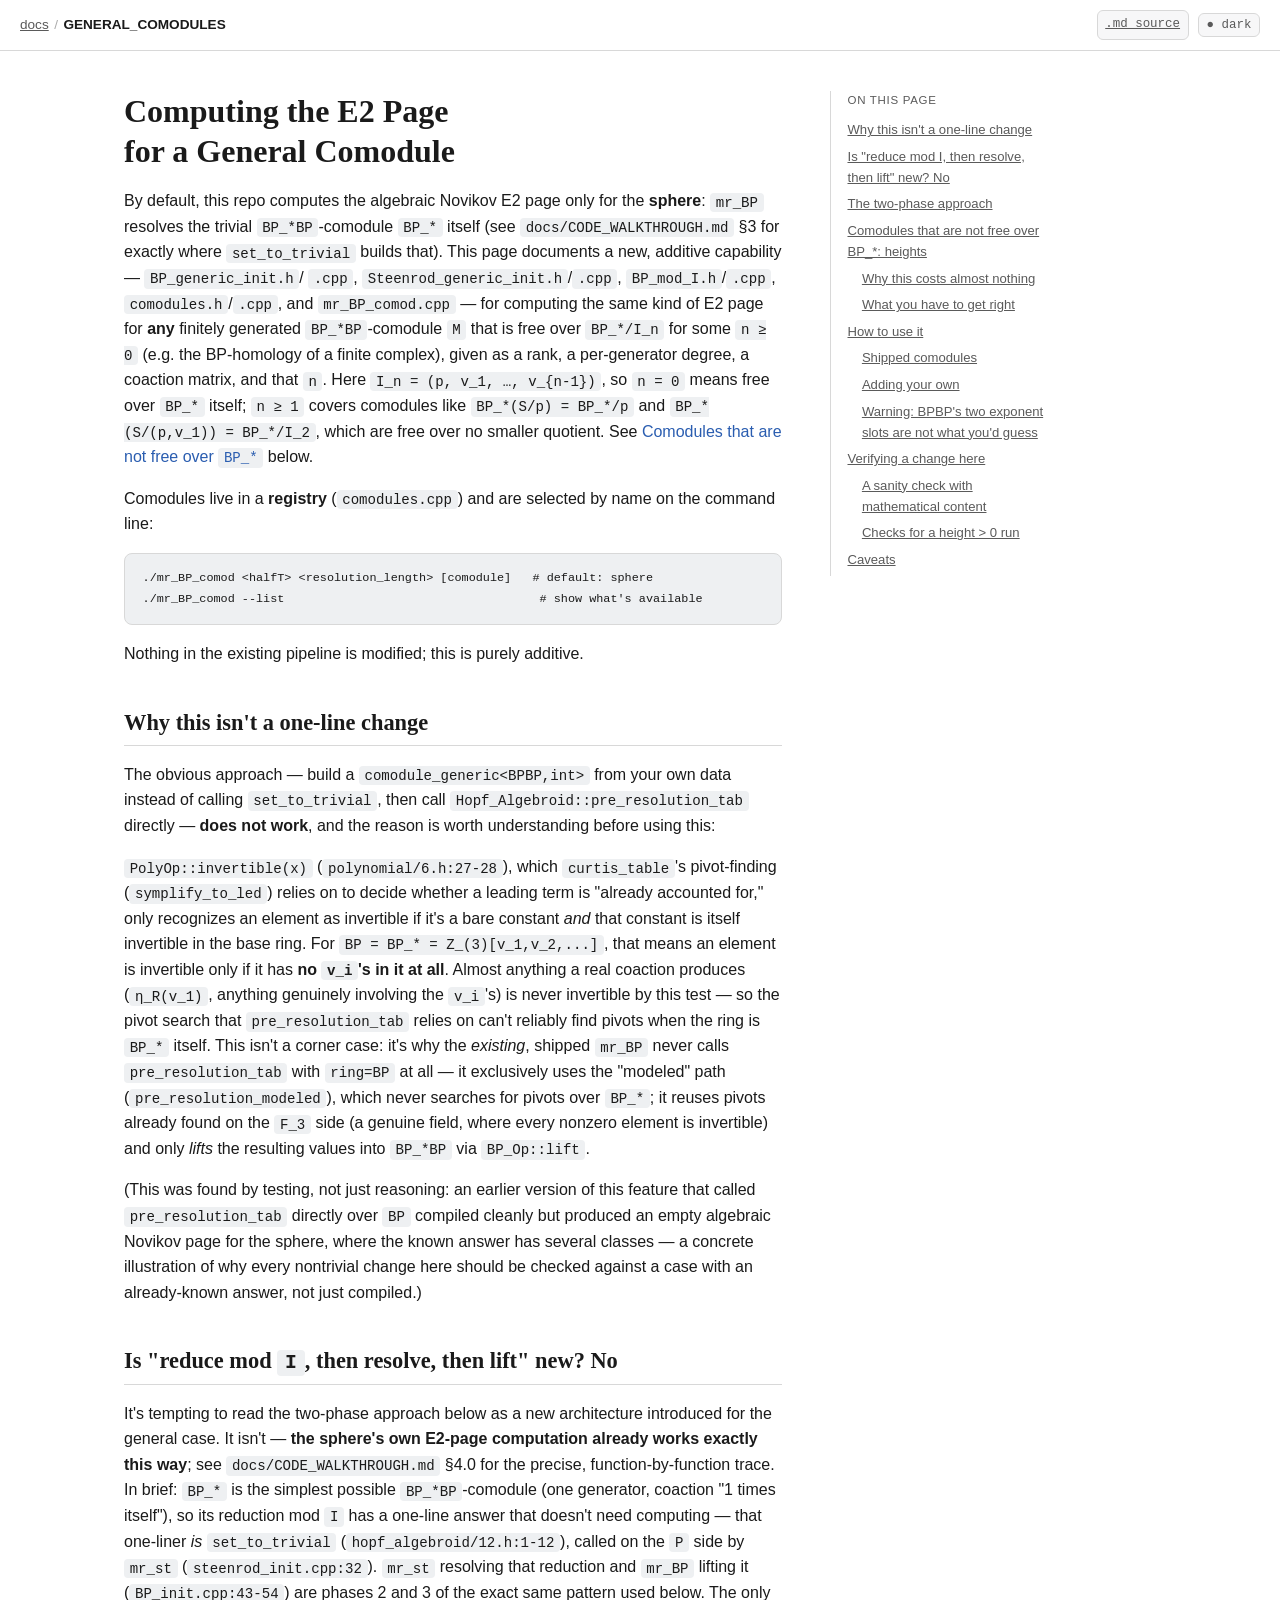
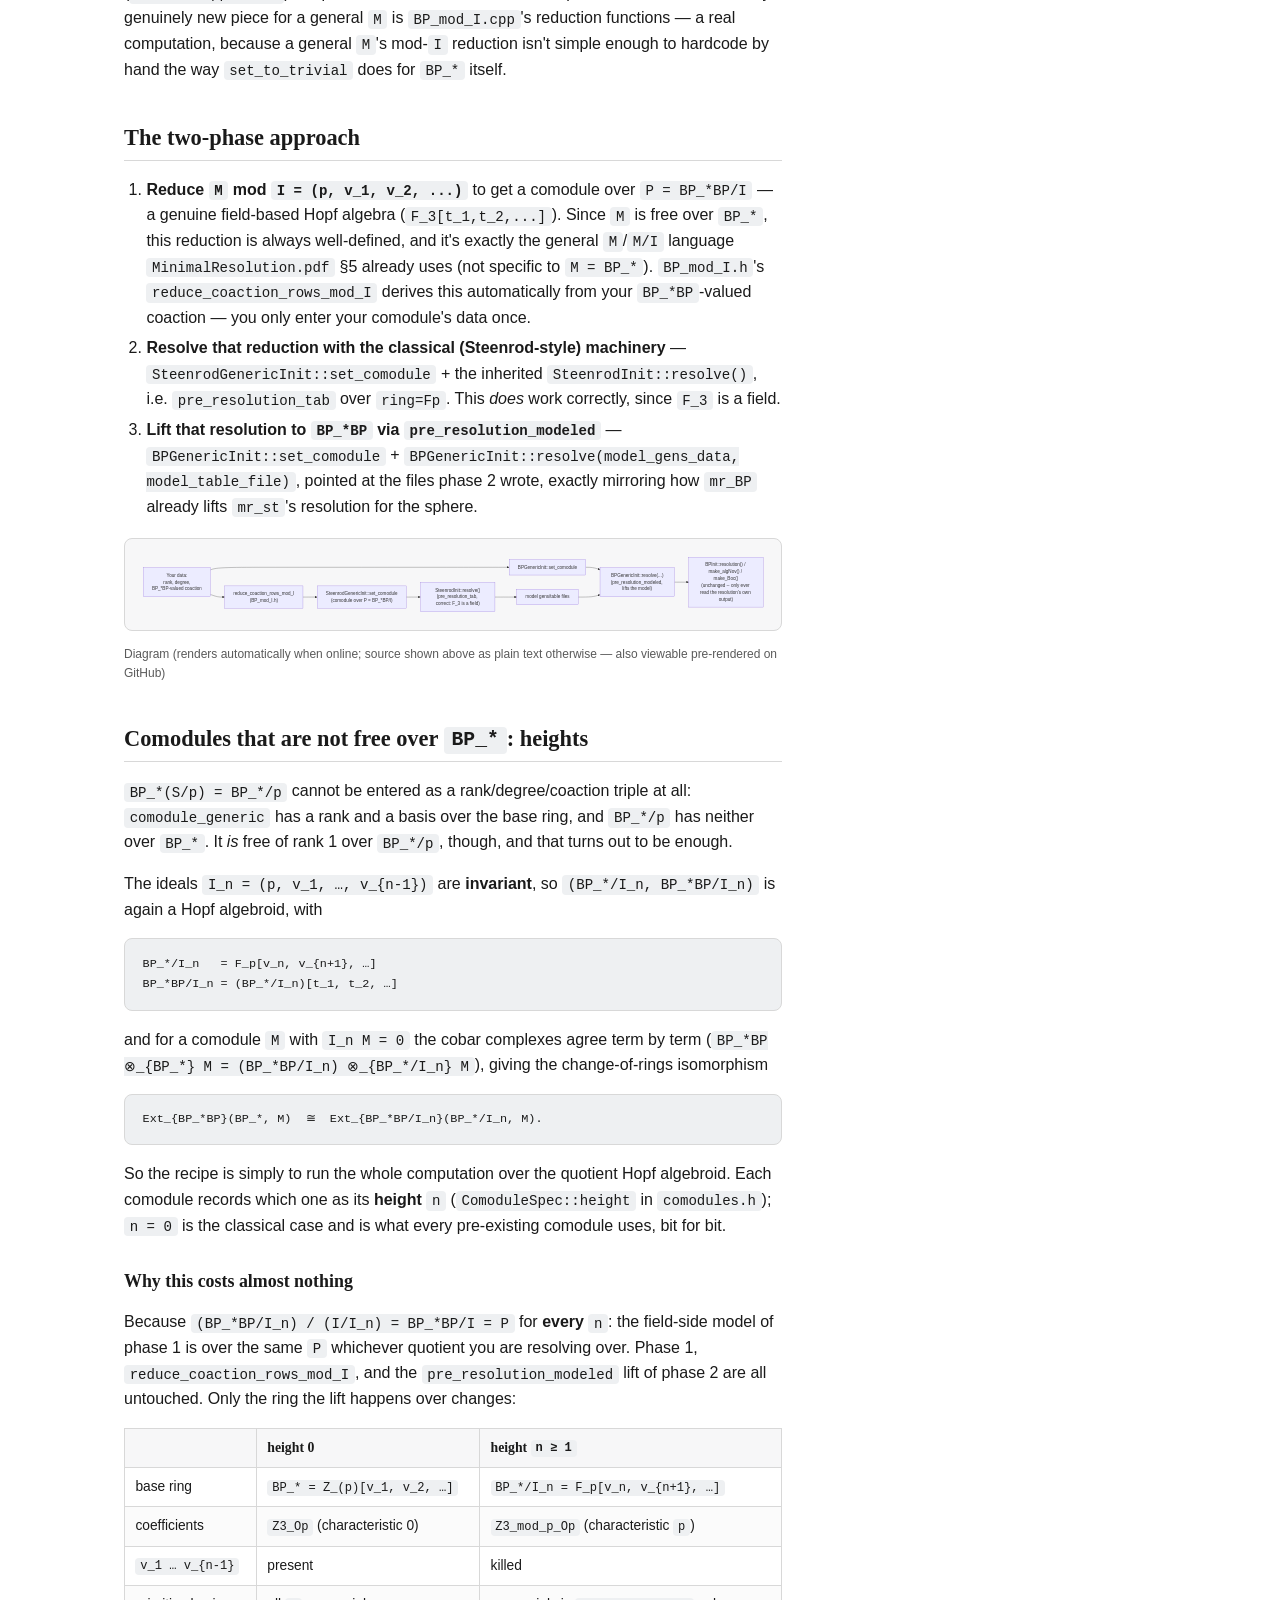
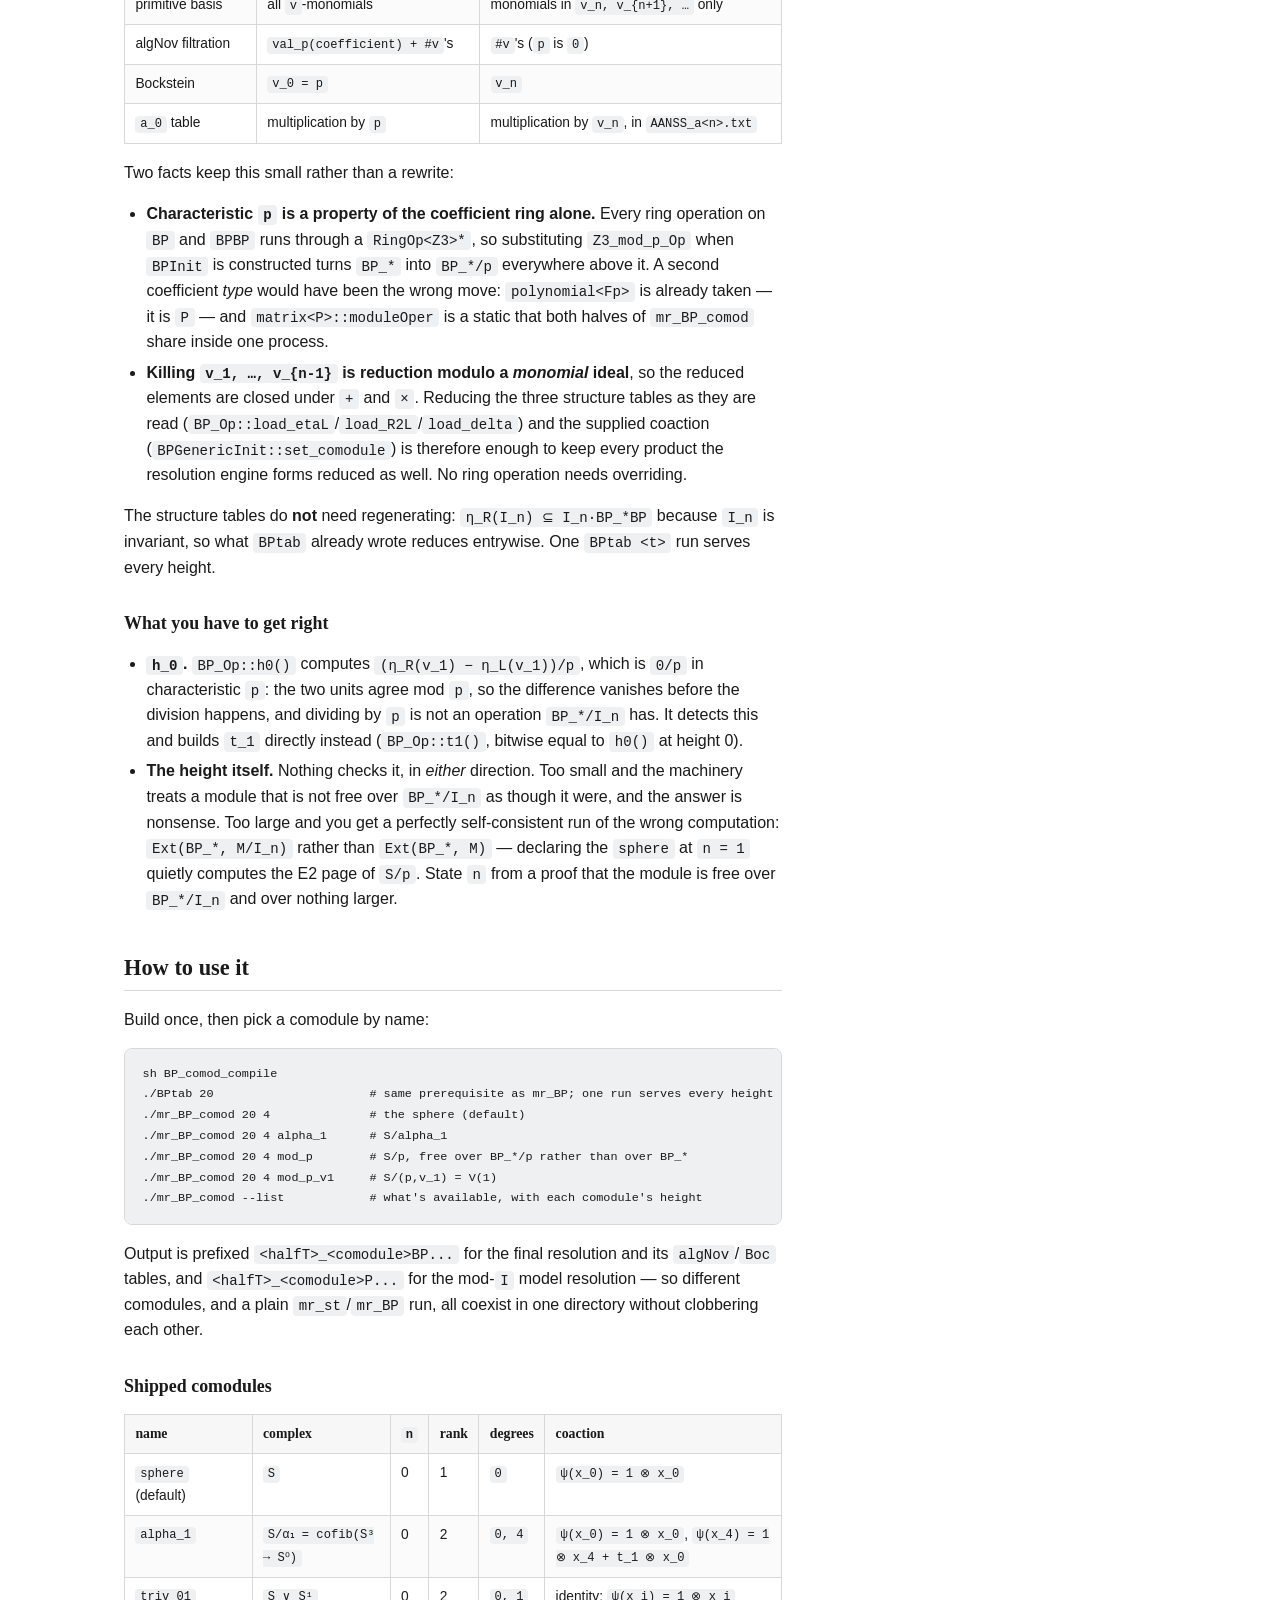
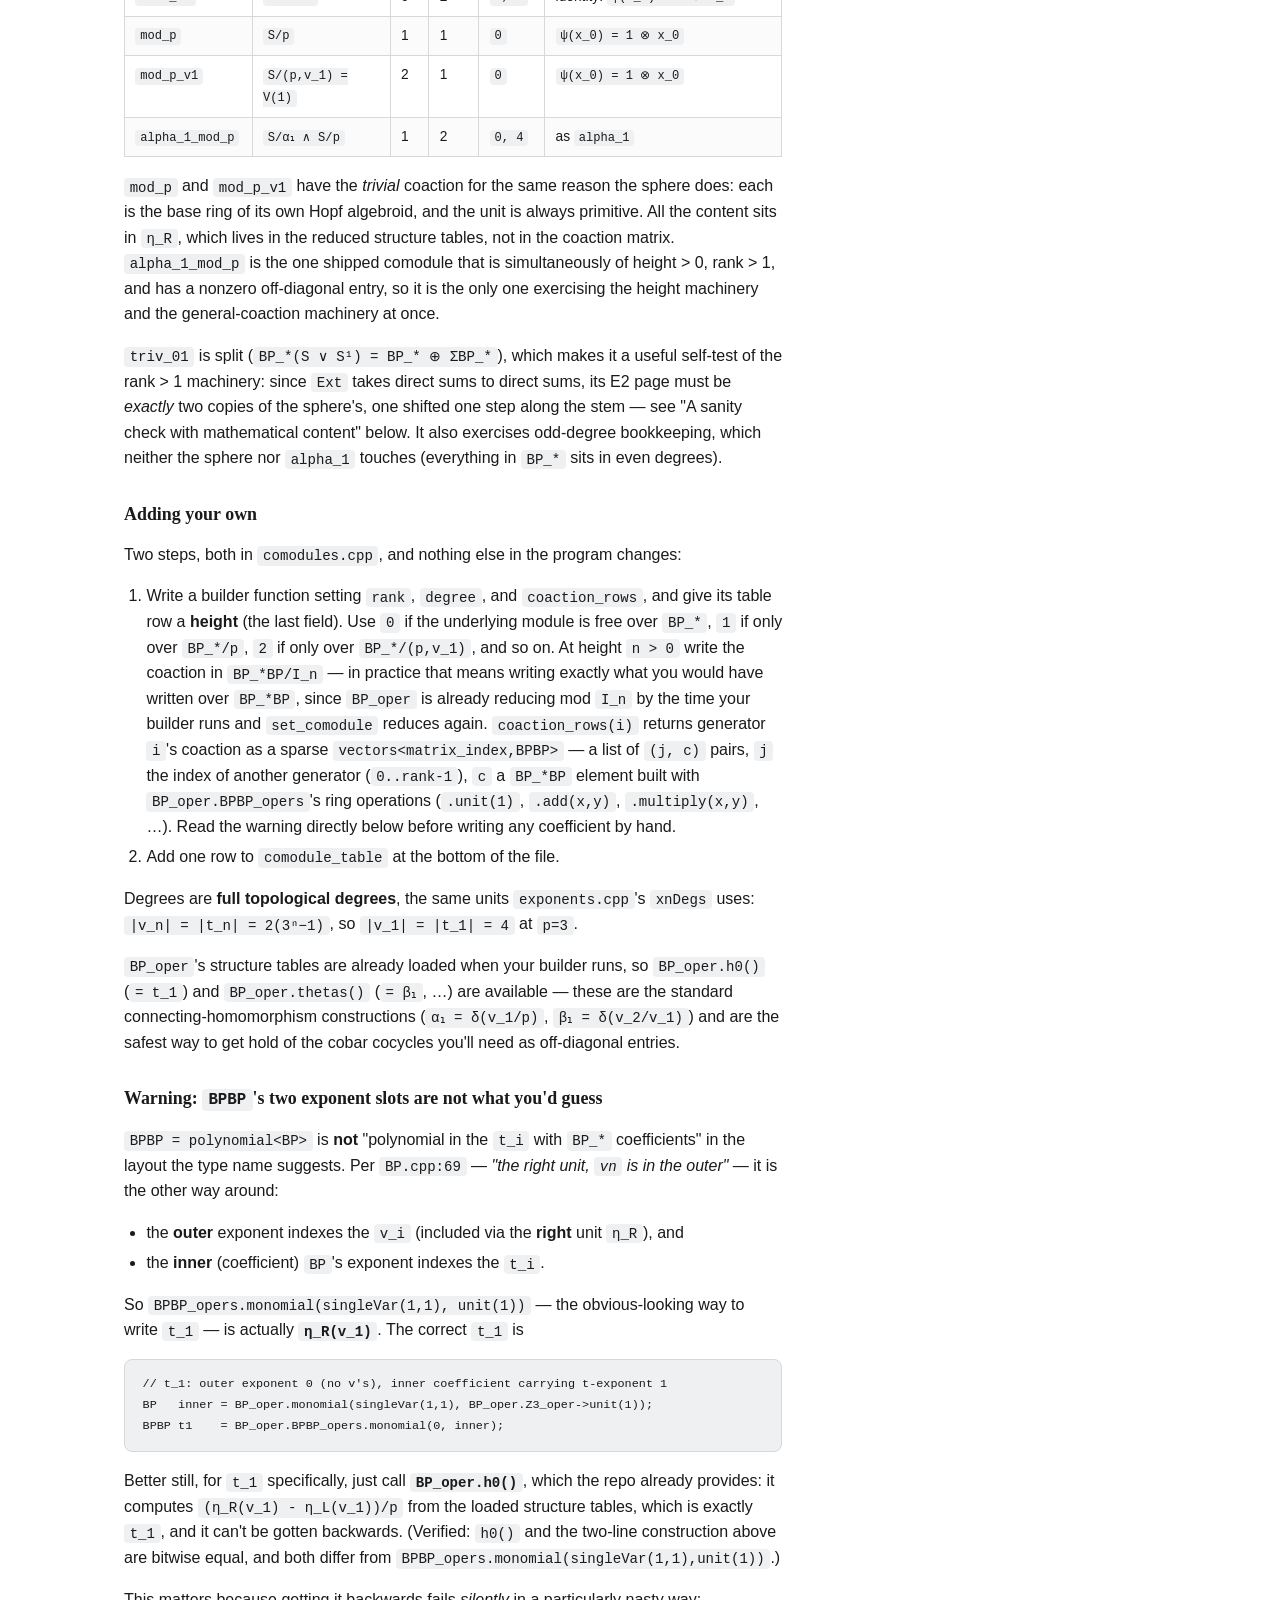
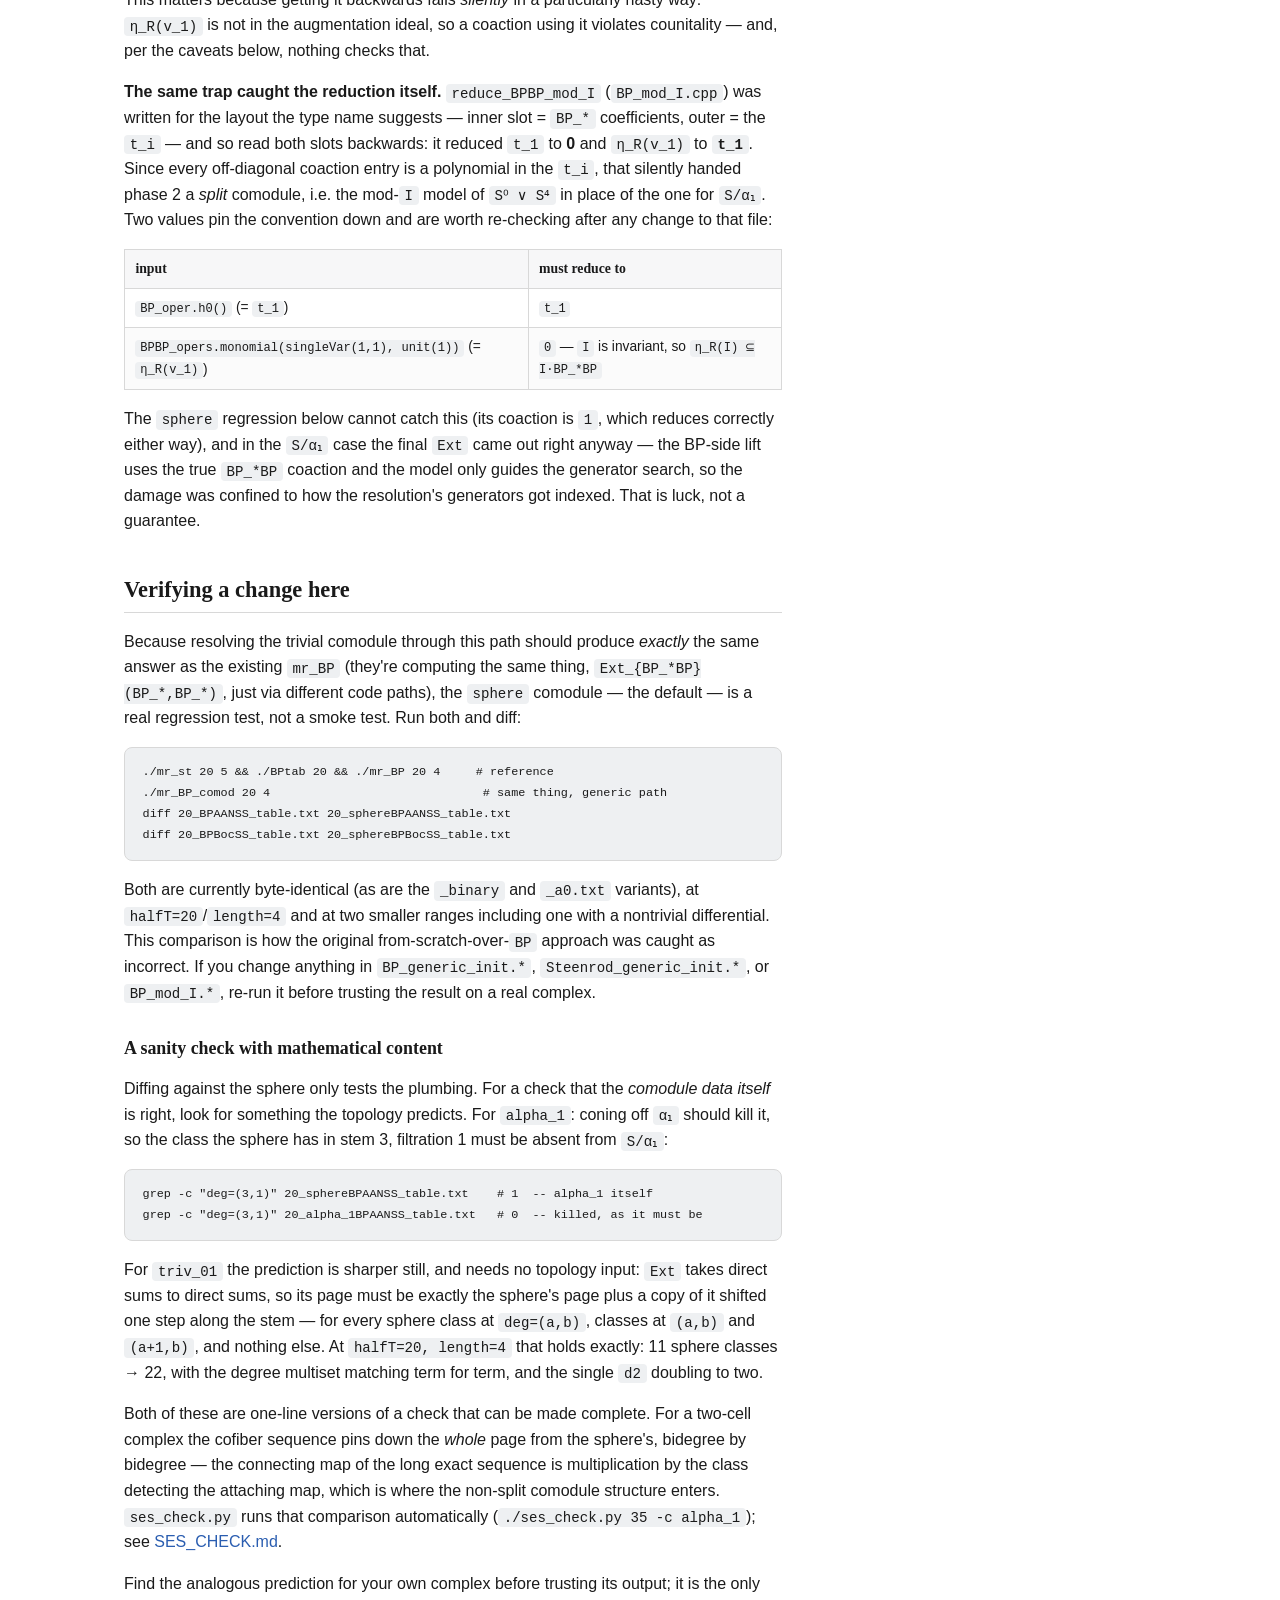
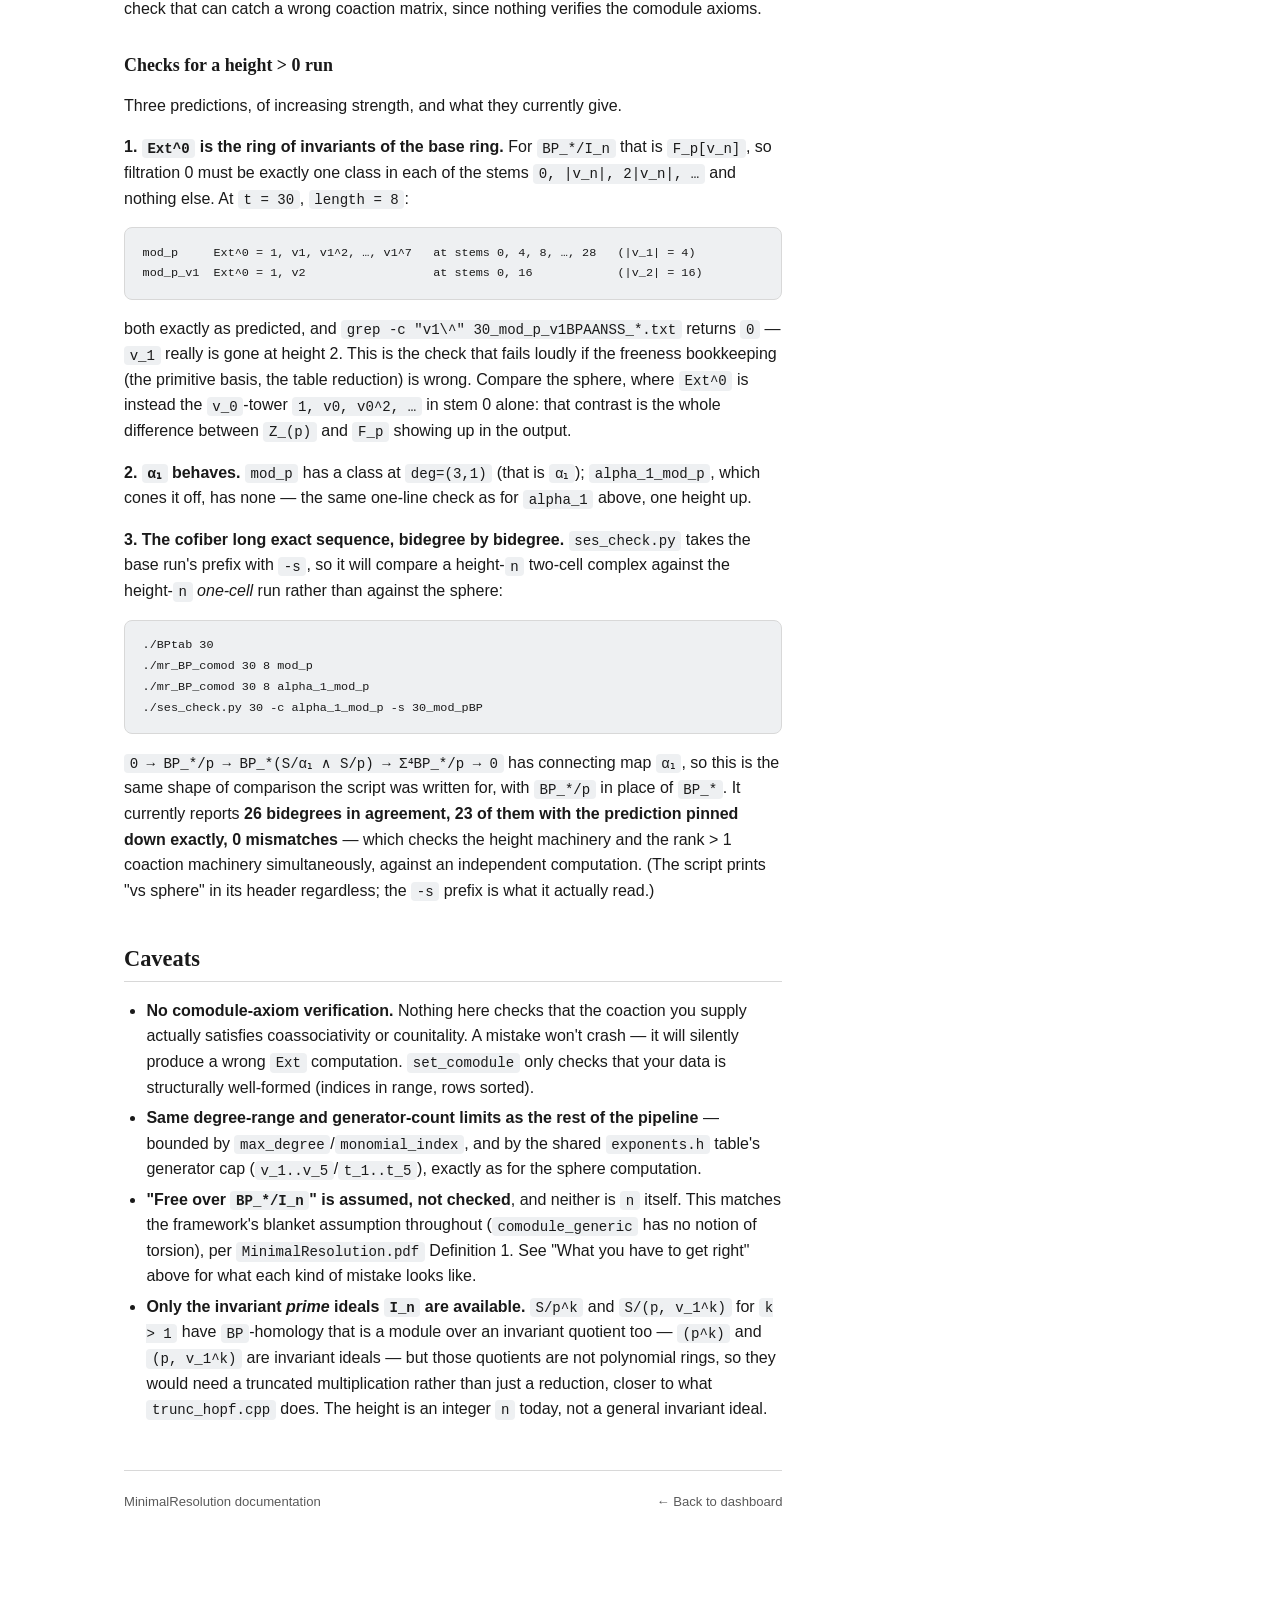
<file: docs/GENERAL_COMODULES.html>
<!doctype html>
<html lang="en">
<head>
<meta charset="utf-8">
<meta name="viewport" content="width=device-width, initial-scale=1">
<title>Computing the E2 Page for a General Comodule — MinimalResolution docs</title>
<link rel="stylesheet" href="./assets/style.css">
</head>
<body>
<div class="topbar">
  <div class="crumbs"><a href="./index.html">docs</a><span class="sep">/</span><span class="current">GENERAL_COMODULES</span></div>
  <div class="actions">
    <a class="src-link" href="GENERAL_COMODULES.md">.md source</a>
    <button class="theme-toggle" data-theme-toggle type="button">● dark</button>
  </div>
</div>
<div class="page-shell">
  <article>
<h1 id="computing-the-e2-page-for-a-general-comodule">Computing the E2 Page for a General Comodule<a class="heading-anchor" href="#computing-the-e2-page-for-a-general-comodule">#</a></h1>
<p>By default, this repo computes the algebraic Novikov E2 page only for the
<strong>sphere</strong>: <code>mr_BP</code> resolves the trivial <code>BP_*BP</code>-comodule <code>BP_*</code> itself (see
<code>docs/CODE_WALKTHROUGH.md</code> §3 for exactly where <code>set_to_trivial</code> builds
that). This page documents a new, additive capability — <code>BP_generic_init.h</code>/
<code>.cpp</code>, <code>Steenrod_generic_init.h</code>/<code>.cpp</code>, <code>BP_mod_I.h</code>/<code>.cpp</code>,
<code>comodules.h</code>/<code>.cpp</code>, and <code>mr_BP_comod.cpp</code> — for computing the same kind of
E2 page for <strong>any</strong> finitely generated <code>BP_*BP</code>-comodule <code>M</code> that is free
over <code>BP_*/I_n</code> for some <code>n ≥ 0</code> (e.g. the BP-homology of a finite complex),
given as a rank, a per-generator degree, a coaction matrix, and that <code>n</code>.
Here <code>I_n = (p, v_1, …, v_{n-1})</code>, so <code>n = 0</code> means free over <code>BP_*</code> itself;
<code>n ≥ 1</code> covers comodules like <code>BP_*(S/p) = BP_*/p</code> and
<code>BP_*(S/(p,v_1)) = BP_*/I_2</code>, which are free over no smaller quotient. See
<a href="#comodules-that-are-not-free-over-bp_-heights">Comodules that are not free over <code>BP_*</code></a>
below.</p>
<p>Comodules live in a <strong>registry</strong> (<code>comodules.cpp</code>) and are selected by name
on the command line:</p>
<pre><code>./mr_BP_comod &lt;halfT&gt; &lt;resolution_length&gt; [comodule]   # default: sphere
./mr_BP_comod --list                                    # show what's available</code></pre>
<p>Nothing in the existing pipeline is modified; this is purely additive.</p>
<h2 id="why-this-isnt-a-one-line-change">Why this isn&#39;t a one-line change<a class="heading-anchor" href="#why-this-isnt-a-one-line-change">#</a></h2>
<p>The obvious approach — build a <code>comodule_generic&lt;BPBP,int&gt;</code> from your own
data instead of calling <code>set_to_trivial</code>, then call
<code>Hopf_Algebroid::pre_resolution_tab</code> directly — <strong>does not work</strong>, and the
reason is worth understanding before using this:</p>
<p><code>PolyOp::invertible(x)</code> (<code>polynomial/6.h:27-28</code>), which <code>curtis_table</code>&#39;s
pivot-finding (<code>symplify_to_led</code>) relies on to decide whether a leading term
is &quot;already accounted for,&quot; only recognizes an element as invertible if it&#39;s
a bare constant <em>and</em> that constant is itself invertible in the base ring.
For <code>BP = BP_* = Z_(3)[v_1,v_2,...]</code>, that means an element is invertible
only if it has <strong>no <code>v_i</code>&#39;s in it at all</strong>. Almost anything a real coaction
produces (<code>η_R(v_1)</code>, anything genuinely involving the <code>v_i</code>&#39;s) is never
invertible by this test — so the pivot search that <code>pre_resolution_tab</code>
relies on can&#39;t reliably find pivots when the ring is <code>BP_*</code> itself. This
isn&#39;t a corner case: it&#39;s why the <em>existing</em>, shipped <code>mr_BP</code> never calls
<code>pre_resolution_tab</code> with <code>ring=BP</code> at all — it exclusively uses the
&quot;modeled&quot; path (<code>pre_resolution_modeled</code>), which never searches for pivots
over <code>BP_*</code>; it reuses pivots already found on the <code>F_3</code> side (a genuine
field, where every nonzero element is invertible) and only <em>lifts</em> the
resulting values into <code>BP_*BP</code> via <code>BP_Op::lift</code>.</p>
<p>(This was found by testing, not just reasoning: an earlier version of this
feature that called <code>pre_resolution_tab</code> directly over <code>BP</code> compiled cleanly
but produced an empty algebraic Novikov page for the sphere, where the known
answer has several classes — a concrete illustration of why every nontrivial
change here should be checked against a case with an already-known answer,
not just compiled.)</p>
<h2 id="is-reduce-mod-i-then-resolve-then-lift-new-no">Is &quot;reduce mod <code>I</code>, then resolve, then lift&quot; new? No<a class="heading-anchor" href="#is-reduce-mod-i-then-resolve-then-lift-new-no">#</a></h2>
<p>It&#39;s tempting to read the two-phase approach below as a new architecture
introduced for the general case. It isn&#39;t — <strong>the sphere&#39;s own E2-page
computation already works exactly this way</strong>; see
<code>docs/CODE_WALKTHROUGH.md</code> §4.0 for the precise, function-by-function
trace. In brief: <code>BP_*</code> is the simplest possible <code>BP_*BP</code>-comodule (one
generator, coaction &quot;1 times itself&quot;), so its reduction mod <code>I</code> has a
one-line answer that doesn&#39;t need computing — that one-liner <em>is</em>
<code>set_to_trivial</code> (<code>hopf_algebroid/12.h:1-12</code>), called on the <code>P</code> side by
<code>mr_st</code> (<code>steenrod_init.cpp:32</code>). <code>mr_st</code> resolving that reduction and
<code>mr_BP</code> lifting it (<code>BP_init.cpp:43-54</code>) are phases 2 and 3 of the exact
same pattern used below. The only genuinely new piece for a general <code>M</code> is
<code>BP_mod_I.cpp</code>&#39;s reduction functions — a real computation, because a general
<code>M</code>&#39;s mod-<code>I</code> reduction isn&#39;t simple enough to hardcode by hand the way
<code>set_to_trivial</code> does for <code>BP_*</code> itself.</p>
<h2 id="the-two-phase-approach">The two-phase approach<a class="heading-anchor" href="#the-two-phase-approach">#</a></h2>
<ol>
<li><strong>Reduce <code>M</code> mod <code>I = (p, v_1, v_2, ...)</code></strong> to get a comodule over
<code>P = BP_*BP/I</code> — a genuine field-based Hopf algebra (<code>F_3[t_1,t_2,...]</code>).
Since <code>M</code> is free over <code>BP_*</code>, this reduction is always well-defined, and
it&#39;s exactly the general <code>M</code>/<code>M/I</code> language <code>MinimalResolution.pdf</code> §5
already uses (not specific to <code>M = BP_*</code>). <code>BP_mod_I.h</code>&#39;s
<code>reduce_coaction_rows_mod_I</code> derives this automatically from your
<code>BP_*BP</code>-valued coaction — you only enter your comodule&#39;s data once.</li>
<li><strong>Resolve that reduction with the classical (Steenrod-style) machinery</strong>
— <code>SteenrodGenericInit::set_comodule</code> + the inherited
<code>SteenrodInit::resolve()</code>, i.e. <code>pre_resolution_tab</code> over <code>ring=Fp</code>. This
<em>does</em> work correctly, since <code>F_3</code> is a field.</li>
<li><strong>Lift that resolution to <code>BP_*BP</code> via <code>pre_resolution_modeled</code></strong> —
<code>BPGenericInit::set_comodule</code> + <code>BPGenericInit::resolve(model_gens_data, model_table_file)</code>, pointed at the files phase 2 wrote, exactly mirroring
how <code>mr_BP</code> already lifts <code>mr_st</code>&#39;s resolution for the sphere.</li>
</ol>
<div class="mermaid-wrap"><pre class="mermaid">flowchart LR
    A["Your data:&lt;br/&gt;rank, degree,&lt;br/&gt;BP_*BP-valued coaction"] --&gt; B["BPGenericInit::set_comodule"]
    A --&gt; C["reduce_coaction_rows_mod_I&lt;br/&gt;(BP_mod_I.h)"]
    C --&gt; D["SteenrodGenericInit::set_comodule&lt;br/&gt;(comodule over P = BP_*BP/I)"]
    D --&gt; E["SteenrodInit::resolve()&lt;br/&gt;(pre_resolution_tab, correct: F_3 is a field)"]
    E --&gt; F["model gens/table files"]
    B --&gt; G["BPGenericInit::resolve(...)&lt;br/&gt;(pre_resolution_modeled, lifts the model)"]
    F --&gt; G
    G --&gt; H["BPInit::resolution() / make_algNov() / make_Boc()&lt;br/&gt;(unchanged -- only ever read the resolution's own output)"]</pre><div class="mermaid-fallback-note">Diagram (renders automatically when online; source shown above as plain text otherwise — also viewable pre-rendered on GitHub)</div></div>
<h2 id="comodules-that-are-not-free-over-bp_-heights">Comodules that are not free over <code>BP_*</code>: heights<a class="heading-anchor" href="#comodules-that-are-not-free-over-bp_-heights">#</a></h2>
<p><code>BP_*(S/p) = BP_*/p</code> cannot be entered as a rank/degree/coaction triple at
all: <code>comodule_generic</code> has a rank and a basis over the base ring, and
<code>BP_*/p</code> has neither over <code>BP_*</code>. It <em>is</em> free of rank 1 over <code>BP_*/p</code>,
though, and that turns out to be enough.</p>
<p>The ideals <code>I_n = (p, v_1, …, v_{n-1})</code> are <strong>invariant</strong>, so
<code>(BP_*/I_n, BP_*BP/I_n)</code> is again a Hopf algebroid, with</p>
<pre><code>BP_*/I_n   = F_p[v_n, v_{n+1}, …]
BP_*BP/I_n = (BP_*/I_n)[t_1, t_2, …]</code></pre>
<p>and for a comodule <code>M</code> with <code>I_n M = 0</code> the cobar complexes agree term by term
(<code>BP_*BP ⊗_{BP_*} M = (BP_*BP/I_n) ⊗_{BP_*/I_n} M</code>), giving the
change-of-rings isomorphism</p>
<pre><code>Ext_{BP_*BP}(BP_*, M)  ≅  Ext_{BP_*BP/I_n}(BP_*/I_n, M).</code></pre>
<p>So the recipe is simply to run the whole computation over the quotient Hopf
algebroid. Each comodule records which one as its <strong>height</strong> <code>n</code>
(<code>ComoduleSpec::height</code> in <code>comodules.h</code>); <code>n = 0</code> is the classical case and
is what every pre-existing comodule uses, bit for bit.</p>
<h3 id="why-this-costs-almost-nothing">Why this costs almost nothing<a class="heading-anchor" href="#why-this-costs-almost-nothing">#</a></h3>
<p>Because <code>(BP_*BP/I_n) / (I/I_n) = BP_*BP/I = P</code> for <strong>every</strong> <code>n</code>: the
field-side model of phase 1 is over the same <code>P</code> whichever quotient you are
resolving over. Phase 1, <code>reduce_coaction_rows_mod_I</code>, and the
<code>pre_resolution_modeled</code> lift of phase 2 are all untouched. Only the ring the
lift happens over changes:</p>
<div class="table-wrap"><table>
<thead><tr>
<th></th>
<th>height 0</th>
<th>height <code>n ≥ 1</code></th>
</tr>
</thead>
<tbody><tr>
<td>base ring</td>
<td><code>BP_* = Z_(p)[v_1, v_2, …]</code></td>
<td><code>BP_*/I_n = F_p[v_n, v_{n+1}, …]</code></td>
</tr>
<tr>
<td>coefficients</td>
<td><code>Z3_Op</code> (characteristic 0)</td>
<td><code>Z3_mod_p_Op</code> (characteristic <code>p</code>)</td>
</tr>
<tr>
<td><code>v_1 … v_{n-1}</code></td>
<td>present</td>
<td>killed</td>
</tr>
<tr>
<td>primitive basis</td>
<td>all <code>v</code>-monomials</td>
<td>monomials in <code>v_n, v_{n+1}, …</code> only</td>
</tr>
<tr>
<td>algNov filtration</td>
<td><code>val_p(coefficient) + #v</code>&#39;s</td>
<td><code>#v</code>&#39;s (<code>p</code> is <code>0</code>)</td>
</tr>
<tr>
<td>Bockstein</td>
<td><code>v_0 = p</code></td>
<td><code>v_n</code></td>
</tr>
<tr>
<td><code>a_0</code> table</td>
<td>multiplication by <code>p</code></td>
<td>multiplication by <code>v_n</code>, in <code>AANSS_a&lt;n&gt;.txt</code></td>
</tr>
</tbody>
</table></div>
<p>Two facts keep this small rather than a rewrite:</p>
<ul>
<li><strong>Characteristic <code>p</code> is a property of the coefficient ring alone.</strong> Every
ring operation on <code>BP</code> and <code>BPBP</code> runs through a <code>RingOp&lt;Z3&gt;*</code>, so
substituting <code>Z3_mod_p_Op</code> when <code>BPInit</code> is constructed turns <code>BP_*</code> into
<code>BP_*/p</code> everywhere above it. A second coefficient <em>type</em> would have been
the wrong move: <code>polynomial&lt;Fp&gt;</code> is already taken — it is <code>P</code> — and
<code>matrix&lt;P&gt;::moduleOper</code> is a static that both halves of <code>mr_BP_comod</code> share
inside one process.</li>
<li><strong>Killing <code>v_1, …, v_{n-1}</code> is reduction modulo a <em>monomial</em> ideal</strong>, so the
reduced elements are closed under <code>+</code> and <code>×</code>. Reducing the three structure
tables as they are read (<code>BP_Op::load_etaL</code>/<code>load_R2L</code>/<code>load_delta</code>) and the
supplied coaction (<code>BPGenericInit::set_comodule</code>) is therefore enough to
keep every product the resolution engine forms reduced as well. No ring
operation needs overriding.</li>
</ul>
<p>The structure tables do <strong>not</strong> need regenerating: <code>η_R(I_n) ⊆ I_n·BP_*BP</code>
because <code>I_n</code> is invariant, so what <code>BPtab</code> already wrote reduces entrywise.
One <code>BPtab &lt;t&gt;</code> run serves every height.</p>
<h3 id="what-you-have-to-get-right">What you have to get right<a class="heading-anchor" href="#what-you-have-to-get-right">#</a></h3>
<ul>
<li><strong><code>h_0</code>.</strong> <code>BP_Op::h0()</code> computes <code>(η_R(v_1) − η_L(v_1))/p</code>, which is <code>0/p</code>
in characteristic <code>p</code>: the two units agree mod <code>p</code>, so the difference
vanishes before the division happens, and dividing by <code>p</code> is not an
operation <code>BP_*/I_n</code> has. It detects this and builds <code>t_1</code> directly instead
(<code>BP_Op::t1()</code>, bitwise equal to <code>h0()</code> at height 0).</li>
<li><strong>The height itself.</strong> Nothing checks it, in <em>either</em> direction. Too small
and the machinery treats a module that is not free over <code>BP_*/I_n</code> as
though it were, and the answer is nonsense. Too large and you get a
perfectly self-consistent run of the wrong computation: <code>Ext(BP_*, M/I_n)</code>
rather than <code>Ext(BP_*, M)</code> — declaring the <code>sphere</code> at <code>n = 1</code> quietly
computes the E2 page of <code>S/p</code>. State <code>n</code> from a proof that the module is
free over <code>BP_*/I_n</code> and over nothing larger.</li>
</ul>
<h2 id="how-to-use-it">How to use it<a class="heading-anchor" href="#how-to-use-it">#</a></h2>
<p>Build once, then pick a comodule by name:</p>
<pre><code>sh BP_comod_compile
./BPtab 20                      # same prerequisite as mr_BP; one run serves every height
./mr_BP_comod 20 4              # the sphere (default)
./mr_BP_comod 20 4 alpha_1      # S/alpha_1
./mr_BP_comod 20 4 mod_p        # S/p, free over BP_*/p rather than over BP_*
./mr_BP_comod 20 4 mod_p_v1     # S/(p,v_1) = V(1)
./mr_BP_comod --list            # what's available, with each comodule's height</code></pre>
<p>Output is prefixed <code>&lt;halfT&gt;_&lt;comodule&gt;BP...</code> for the final resolution and its
<code>algNov</code>/<code>Boc</code> tables, and <code>&lt;halfT&gt;_&lt;comodule&gt;P...</code> for the mod-<code>I</code> model
resolution — so different comodules, and a plain <code>mr_st</code>/<code>mr_BP</code> run, all
coexist in one directory without clobbering each other.</p>
<h3 id="shipped-comodules">Shipped comodules<a class="heading-anchor" href="#shipped-comodules">#</a></h3>
<div class="table-wrap"><table>
<thead><tr>
<th>name</th>
<th>complex</th>
<th><code>n</code></th>
<th>rank</th>
<th>degrees</th>
<th>coaction</th>
</tr>
</thead>
<tbody><tr>
<td><code>sphere</code> (default)</td>
<td><code>S</code></td>
<td>0</td>
<td>1</td>
<td><code>0</code></td>
<td><code>ψ(x_0) = 1 ⊗ x_0</code></td>
</tr>
<tr>
<td><code>alpha_1</code></td>
<td><code>S/α₁ = cofib(S³ → S⁰)</code></td>
<td>0</td>
<td>2</td>
<td><code>0, 4</code></td>
<td><code>ψ(x_0) = 1 ⊗ x_0</code>, <code>ψ(x_4) = 1 ⊗ x_4 + t_1 ⊗ x_0</code></td>
</tr>
<tr>
<td><code>triv_01</code></td>
<td><code>S ∨ S¹</code></td>
<td>0</td>
<td>2</td>
<td><code>0, 1</code></td>
<td>identity: <code>ψ(x_i) = 1 ⊗ x_i</code></td>
</tr>
<tr>
<td><code>mod_p</code></td>
<td><code>S/p</code></td>
<td>1</td>
<td>1</td>
<td><code>0</code></td>
<td><code>ψ(x_0) = 1 ⊗ x_0</code></td>
</tr>
<tr>
<td><code>mod_p_v1</code></td>
<td><code>S/(p,v_1) = V(1)</code></td>
<td>2</td>
<td>1</td>
<td><code>0</code></td>
<td><code>ψ(x_0) = 1 ⊗ x_0</code></td>
</tr>
<tr>
<td><code>alpha_1_mod_p</code></td>
<td><code>S/α₁ ∧ S/p</code></td>
<td>1</td>
<td>2</td>
<td><code>0, 4</code></td>
<td>as <code>alpha_1</code></td>
</tr>
</tbody>
</table></div>
<p><code>mod_p</code> and <code>mod_p_v1</code> have the <em>trivial</em> coaction for the same reason the
sphere does: each is the base ring of its own Hopf algebroid, and the unit is
always primitive. All the content sits in <code>η_R</code>, which lives in the reduced
structure tables, not in the coaction matrix. <code>alpha_1_mod_p</code> is the one
shipped comodule that is simultaneously of height &gt; 0, rank &gt; 1, and has a
nonzero off-diagonal entry, so it is the only one exercising the height
machinery and the general-coaction machinery at once.</p>
<p><code>triv_01</code> is split (<code>BP_*(S ∨ S¹) = BP_* ⊕ ΣBP_*</code>), which makes it a useful
self-test of the rank &gt; 1 machinery: since <code>Ext</code> takes direct sums to direct
sums, its E2 page must be <em>exactly</em> two copies of the sphere&#39;s, one shifted
one step along the stem — see &quot;A sanity check with mathematical content&quot;
below. It also exercises odd-degree bookkeeping, which neither the sphere nor
<code>alpha_1</code> touches (everything in <code>BP_*</code> sits in even degrees).</p>
<h3 id="adding-your-own">Adding your own<a class="heading-anchor" href="#adding-your-own">#</a></h3>
<p>Two steps, both in <code>comodules.cpp</code>, and nothing else in the program changes:</p>
<ol>
<li>Write a builder function setting <code>rank</code>, <code>degree</code>, and <code>coaction_rows</code>,
and give its table row a <strong>height</strong> (the last field). Use <code>0</code> if the
underlying module is free over <code>BP_*</code>, <code>1</code> if only over <code>BP_*/p</code>, <code>2</code> if
only over <code>BP_*/(p,v_1)</code>, and so on. At height <code>n &gt; 0</code> write the coaction
in <code>BP_*BP/I_n</code> — in practice that means writing exactly what you would
have written over <code>BP_*BP</code>, since <code>BP_oper</code> is already reducing mod <code>I_n</code>
by the time your builder runs and <code>set_comodule</code> reduces again.
<code>coaction_rows(i)</code> returns generator <code>i</code>&#39;s coaction as a sparse
<code>vectors&lt;matrix_index,BPBP&gt;</code> — a list of <code>(j, c)</code> pairs, <code>j</code> the index of
another generator (<code>0..rank-1</code>), <code>c</code> a <code>BP_*BP</code> element built with
<code>BP_oper.BPBP_opers</code>&#39;s ring operations (<code>.unit(1)</code>, <code>.add(x,y)</code>,
<code>.multiply(x,y)</code>, …). Read the warning directly below before writing any
coefficient by hand.</li>
<li>Add one row to <code>comodule_table</code> at the bottom of the file.</li>
</ol>
<p>Degrees are <strong>full topological degrees</strong>, the same units <code>exponents.cpp</code>&#39;s
<code>xnDegs</code> uses: <code>|v_n| = |t_n| = 2(3ⁿ−1)</code>, so <code>|v_1| = |t_1| = 4</code> at <code>p=3</code>.</p>
<p><code>BP_oper</code>&#39;s structure tables are already loaded when your builder runs, so
<code>BP_oper.h0()</code> (<code>= t_1</code>) and <code>BP_oper.thetas()</code> (<code>= β₁</code>, …) are available —
these are the standard connecting-homomorphism constructions
(<code>α₁ = δ(v_1/p)</code>, <code>β₁ = δ(v_2/v_1)</code>) and are the safest way to get hold of
the cobar cocycles you&#39;ll need as off-diagonal entries.</p>
<h3 id="warning-bpbps-two-exponent-slots-are-not-what-youd-guess">Warning: <code>BPBP</code>&#39;s two exponent slots are not what you&#39;d guess<a class="heading-anchor" href="#warning-bpbps-two-exponent-slots-are-not-what-youd-guess">#</a></h3>
<p><code>BPBP = polynomial&lt;BP&gt;</code> is <strong>not</strong> &quot;polynomial in the <code>t_i</code> with <code>BP_*</code>
coefficients&quot; in the layout the type name suggests. Per <code>BP.cpp:69</code> — <em>&quot;the
right unit, <code>vn</code> is in the outer&quot;</em> — it is the other way around:</p>
<ul>
<li>the <strong>outer</strong> exponent indexes the <code>v_i</code> (included via the <strong>right</strong> unit
<code>η_R</code>), and</li>
<li>the <strong>inner</strong> (coefficient) <code>BP</code>&#39;s exponent indexes the <code>t_i</code>.</li>
</ul>
<p>So <code>BPBP_opers.monomial(singleVar(1,1), unit(1))</code> — the obvious-looking way
to write <code>t_1</code> — is actually <strong><code>η_R(v_1)</code></strong>. The correct <code>t_1</code> is</p>
<pre><code>// t_1: outer exponent 0 (no v's), inner coefficient carrying t-exponent 1
BP   inner = BP_oper.monomial(singleVar(1,1), BP_oper.Z3_oper-&gt;unit(1));
BPBP t1    = BP_oper.BPBP_opers.monomial(0, inner);</code></pre>
<p>Better still, for <code>t_1</code> specifically, just call <strong><code>BP_oper.h0()</code></strong>, which the
repo already provides: it computes <code>(η_R(v_1) - η_L(v_1))/p</code> from the loaded
structure tables, which is exactly <code>t_1</code>, and it can&#39;t be gotten backwards.
(Verified: <code>h0()</code> and the two-line construction above are bitwise equal, and
both differ from <code>BPBP_opers.monomial(singleVar(1,1),unit(1))</code>.)</p>
<p>This matters because getting it backwards fails <em>silently</em> in a particularly
nasty way: <code>η_R(v_1)</code> is not in the augmentation ideal, so a coaction using it
violates counitality — and, per the caveats below, nothing checks that.</p>
<p><strong>The same trap caught the reduction itself.</strong> <code>reduce_BPBP_mod_I</code>
(<code>BP_mod_I.cpp</code>) was written for the layout the type name suggests — inner
slot = <code>BP_*</code> coefficients, outer = the <code>t_i</code> — and so read both slots
backwards: it reduced <code>t_1</code> to <strong>0</strong> and <code>η_R(v_1)</code> to <strong><code>t_1</code></strong>. Since every
off-diagonal coaction entry is a polynomial in the <code>t_i</code>, that silently
handed phase 2 a <em>split</em> comodule, i.e. the mod-<code>I</code> model of <code>S⁰ ∨ S⁴</code> in
place of the one for <code>S/α₁</code>. Two values pin the convention down and are worth
re-checking after any change to that file:</p>
<div class="table-wrap"><table>
<thead><tr>
<th>input</th>
<th>must reduce to</th>
</tr>
</thead>
<tbody><tr>
<td><code>BP_oper.h0()</code> (= <code>t_1</code>)</td>
<td><code>t_1</code></td>
</tr>
<tr>
<td><code>BPBP_opers.monomial(singleVar(1,1), unit(1))</code> (= <code>η_R(v_1)</code>)</td>
<td><code>0</code> — <code>I</code> is invariant, so <code>η_R(I) ⊆ I·BP_*BP</code></td>
</tr>
</tbody>
</table></div>
<p>The <code>sphere</code> regression below cannot catch this (its coaction is <code>1</code>, which
reduces correctly either way), and in the <code>S/α₁</code> case the final <code>Ext</code> came
out right anyway — the BP-side lift uses the true <code>BP_*BP</code> coaction and the
model only guides the generator search, so the damage was confined to how the
resolution&#39;s generators got indexed. That is luck, not a guarantee.</p>
<h2 id="verifying-a-change-here">Verifying a change here<a class="heading-anchor" href="#verifying-a-change-here">#</a></h2>
<p>Because resolving the trivial comodule through this path should produce
<em>exactly</em> the same answer as the existing <code>mr_BP</code> (they&#39;re computing the
same thing, <code>Ext_{BP_*BP}(BP_*,BP_*)</code>, just via different code paths), the
<code>sphere</code> comodule — the default — is a real regression test, not a smoke
test. Run both and diff:</p>
<pre><code>./mr_st 20 5 &amp;&amp; ./BPtab 20 &amp;&amp; ./mr_BP 20 4     # reference
./mr_BP_comod 20 4                              # same thing, generic path
diff 20_BPAANSS_table.txt 20_sphereBPAANSS_table.txt
diff 20_BPBocSS_table.txt 20_sphereBPBocSS_table.txt</code></pre>
<p>Both are currently byte-identical (as are the <code>_binary</code> and <code>_a0.txt</code>
variants), at <code>halfT=20</code>/<code>length=4</code> and at two smaller ranges including one
with a nontrivial differential. This comparison is how the original
from-scratch-over-<code>BP</code> approach was caught as incorrect. If you change
anything in <code>BP_generic_init.*</code>, <code>Steenrod_generic_init.*</code>, or <code>BP_mod_I.*</code>,
re-run it before trusting the result on a real complex.</p>
<h3 id="a-sanity-check-with-mathematical-content">A sanity check with mathematical content<a class="heading-anchor" href="#a-sanity-check-with-mathematical-content">#</a></h3>
<p>Diffing against the sphere only tests the plumbing. For a check that the
<em>comodule data itself</em> is right, look for something the topology predicts.
For <code>alpha_1</code>: coning off <code>α₁</code> should kill it, so the class the sphere has
in stem 3, filtration 1 must be absent from <code>S/α₁</code>:</p>
<pre><code>grep -c "deg=(3,1)" 20_sphereBPAANSS_table.txt    # 1  -- alpha_1 itself
grep -c "deg=(3,1)" 20_alpha_1BPAANSS_table.txt   # 0  -- killed, as it must be</code></pre>
<p>For <code>triv_01</code> the prediction is sharper still, and needs no topology input:
<code>Ext</code> takes direct sums to direct sums, so its page must be exactly the
sphere&#39;s page plus a copy of it shifted one step along the stem — for every
sphere class at <code>deg=(a,b)</code>, classes at <code>(a,b)</code> and <code>(a+1,b)</code>, and nothing
else. At <code>halfT=20, length=4</code> that holds exactly: 11 sphere classes → 22,
with the degree multiset matching term for term, and the single <code>d2</code>
doubling to two.</p>
<p>Both of these are one-line versions of a check that can be made complete.
For a two-cell complex the cofiber sequence pins down the <em>whole</em> page from
the sphere&#39;s, bidegree by bidegree — the connecting map of the long exact
sequence is multiplication by the class detecting the attaching map, which
is where the non-split comodule structure enters. <code>ses_check.py</code> runs that
comparison automatically (<code>./ses_check.py 35 -c alpha_1</code>); see
<a href="SES_CHECK.html">SES_CHECK.md</a>.</p>
<p>Find the analogous prediction for your own complex before trusting its
output; it is the only check that can catch a wrong coaction matrix, since
nothing verifies the comodule axioms.</p>
<h3 id="checks-for-a-height-0-run">Checks for a height &gt; 0 run<a class="heading-anchor" href="#checks-for-a-height-0-run">#</a></h3>
<p>Three predictions, of increasing strength, and what they currently give.</p>
<p><strong>1. <code>Ext^0</code> is the ring of invariants of the base ring.</strong> For <code>BP_*/I_n</code>
that is <code>F_p[v_n]</code>, so filtration 0 must be exactly one class in each of the
stems <code>0, |v_n|, 2|v_n|, …</code> and nothing else. At <code>t = 30</code>, <code>length = 8</code>:</p>
<pre><code>mod_p     Ext^0 = 1, v1, v1^2, …, v1^7   at stems 0, 4, 8, …, 28   (|v_1| = 4)
mod_p_v1  Ext^0 = 1, v2                  at stems 0, 16            (|v_2| = 16)</code></pre>
<p>both exactly as predicted, and <code>grep -c &quot;v1\^&quot; 30_mod_p_v1BPAANSS_*.txt</code>
returns <code>0</code> — <code>v_1</code> really is gone at height 2. This is the check that fails
loudly if the freeness bookkeeping (the primitive basis, the table
reduction) is wrong. Compare the sphere, where <code>Ext^0</code> is instead the
<code>v_0</code>-tower <code>1, v0, v0^2, …</code> in stem 0 alone: that contrast is the whole
difference between <code>Z_(p)</code> and <code>F_p</code> showing up in the output.</p>
<p><strong>2. <code>α₁</code> behaves.</strong> <code>mod_p</code> has a class at <code>deg=(3,1)</code> (that is <code>α₁</code>);
<code>alpha_1_mod_p</code>, which cones it off, has none — the same one-line check as
for <code>alpha_1</code> above, one height up.</p>
<p><strong>3. The cofiber long exact sequence, bidegree by bidegree.</strong> <code>ses_check.py</code>
takes the base run&#39;s prefix with <code>-s</code>, so it will compare a height-<code>n</code>
two-cell complex against the height-<code>n</code> <em>one-cell</em> run rather than against
the sphere:</p>
<pre><code>./BPtab 30
./mr_BP_comod 30 8 mod_p
./mr_BP_comod 30 8 alpha_1_mod_p
./ses_check.py 30 -c alpha_1_mod_p -s 30_mod_pBP</code></pre>
<p><code>0 → BP_*/p → BP_*(S/α₁ ∧ S/p) → Σ⁴BP_*/p → 0</code> has connecting map <code>α₁</code>, so
this is the same shape of comparison the script was written for, with
<code>BP_*/p</code> in place of <code>BP_*</code>. It currently reports <strong>26 bidegrees in
agreement, 23 of them with the prediction pinned down exactly, 0
mismatches</strong> — which checks the height machinery and the rank &gt; 1 coaction
machinery simultaneously, against an independent computation. (The script
prints &quot;vs sphere&quot; in its header regardless; the <code>-s</code> prefix is what it
actually read.)</p>
<h2 id="caveats">Caveats<a class="heading-anchor" href="#caveats">#</a></h2>
<ul>
<li><strong>No comodule-axiom verification.</strong> Nothing here checks that the coaction
you supply actually satisfies coassociativity or counitality. A mistake
won&#39;t crash — it will silently produce a wrong <code>Ext</code> computation.
<code>set_comodule</code> only checks that your data is structurally well-formed
(indices in range, rows sorted).</li>
<li><strong>Same degree-range and generator-count limits as the rest of the
pipeline</strong> — bounded by <code>max_degree</code>/<code>monomial_index</code>, and by the shared
<code>exponents.h</code> table&#39;s generator cap (<code>v_1..v_5</code>/<code>t_1..t_5</code>), exactly as for
the sphere computation.</li>
<li><strong>&quot;Free over <code>BP_*/I_n</code>&quot; is assumed, not checked</strong>, and neither is <code>n</code>
itself. This matches the framework&#39;s blanket assumption throughout
(<code>comodule_generic</code> has no notion of torsion), per <code>MinimalResolution.pdf</code>
Definition 1. See &quot;What you have to get right&quot; above for what each kind of
mistake looks like.</li>
<li><strong>Only the invariant <em>prime</em> ideals <code>I_n</code> are available.</strong> <code>S/p^k</code> and
<code>S/(p, v_1^k)</code> for <code>k &gt; 1</code> have <code>BP</code>-homology that is a module over an
invariant quotient too — <code>(p^k)</code> and <code>(p, v_1^k)</code> are invariant ideals —
but those quotients are not polynomial rings, so they would need a
truncated multiplication rather than just a reduction, closer to what
<code>trunc_hopf.cpp</code> does. The height is an integer <code>n</code> today, not a general
invariant ideal.</li>
</ul>

  <footer class="page-footer">
    <span>MinimalResolution documentation</span>
    <a href="./index.html">&larr; Back to dashboard</a>
  </footer>
  </article>
  <nav id="toc" aria-label="Table of contents"></nav>
</div>
<script src="./assets/page.js"></script>
</body>
</html>
</file>
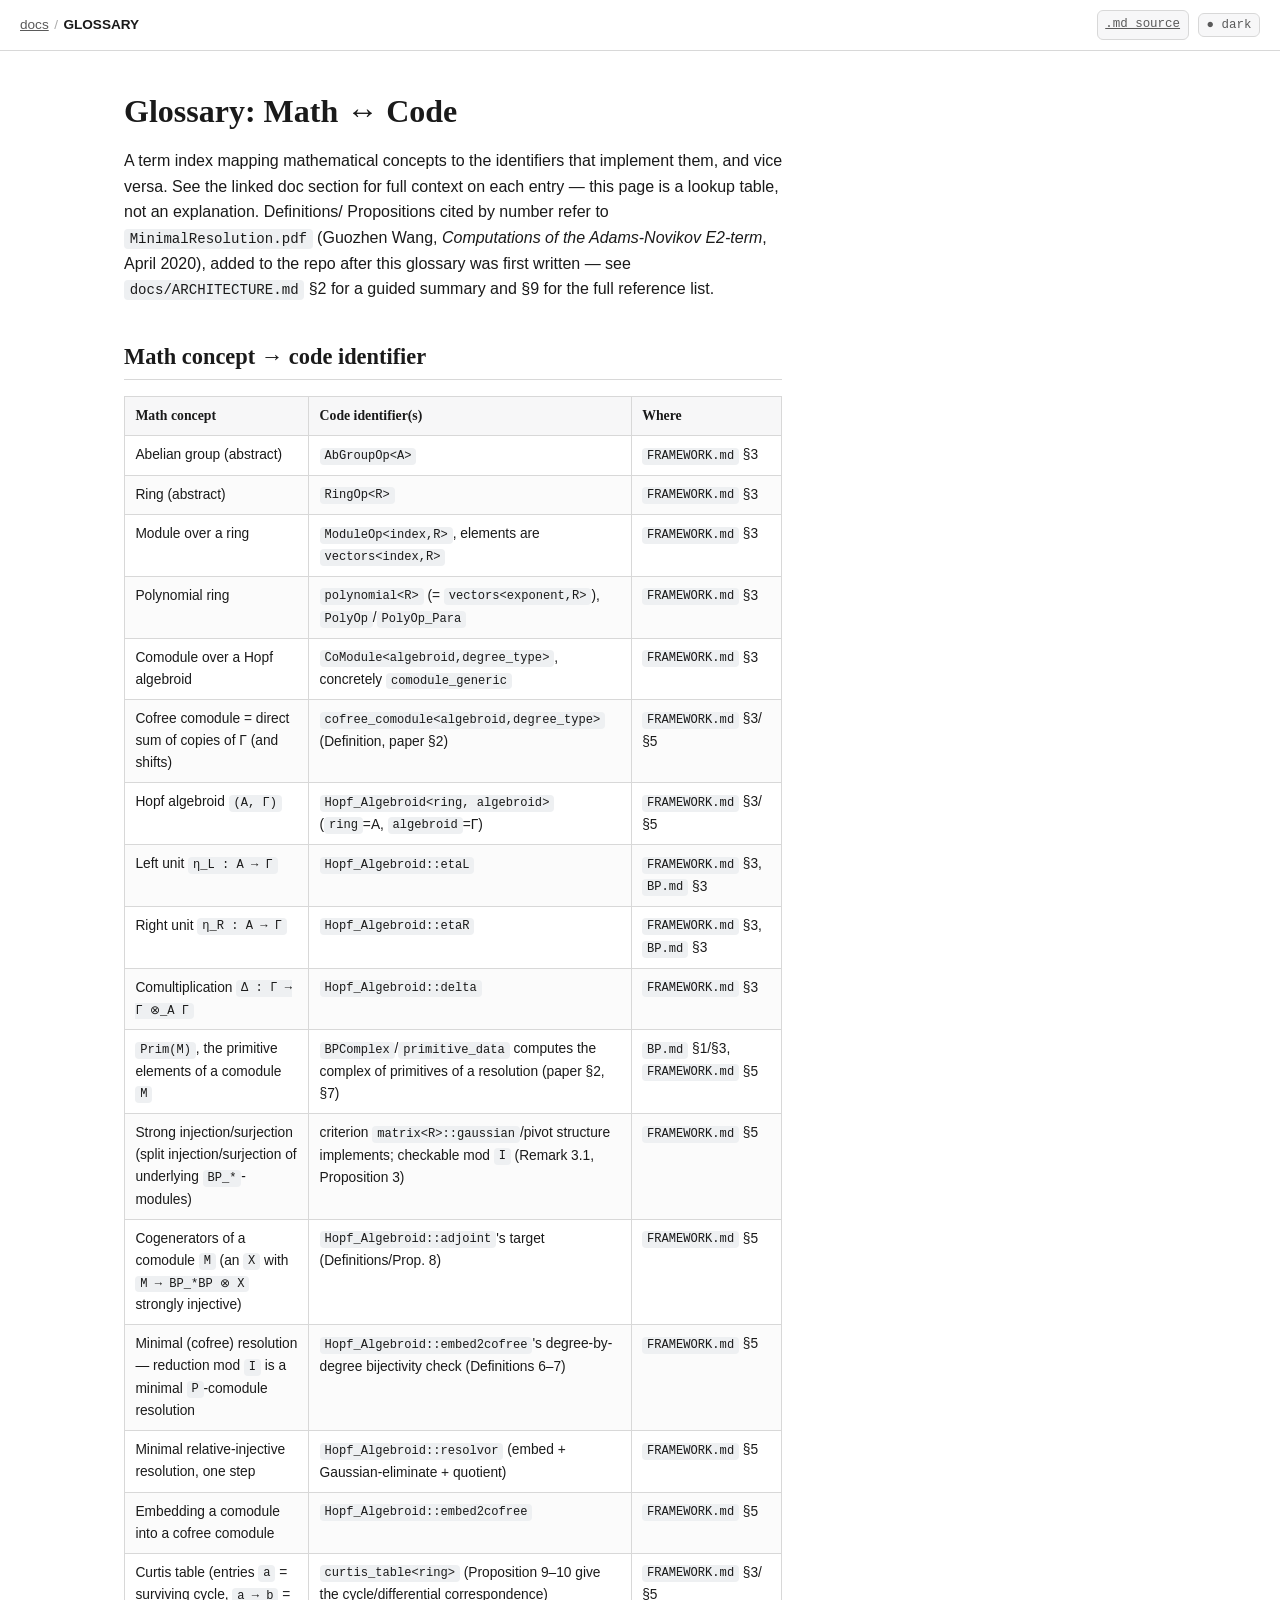
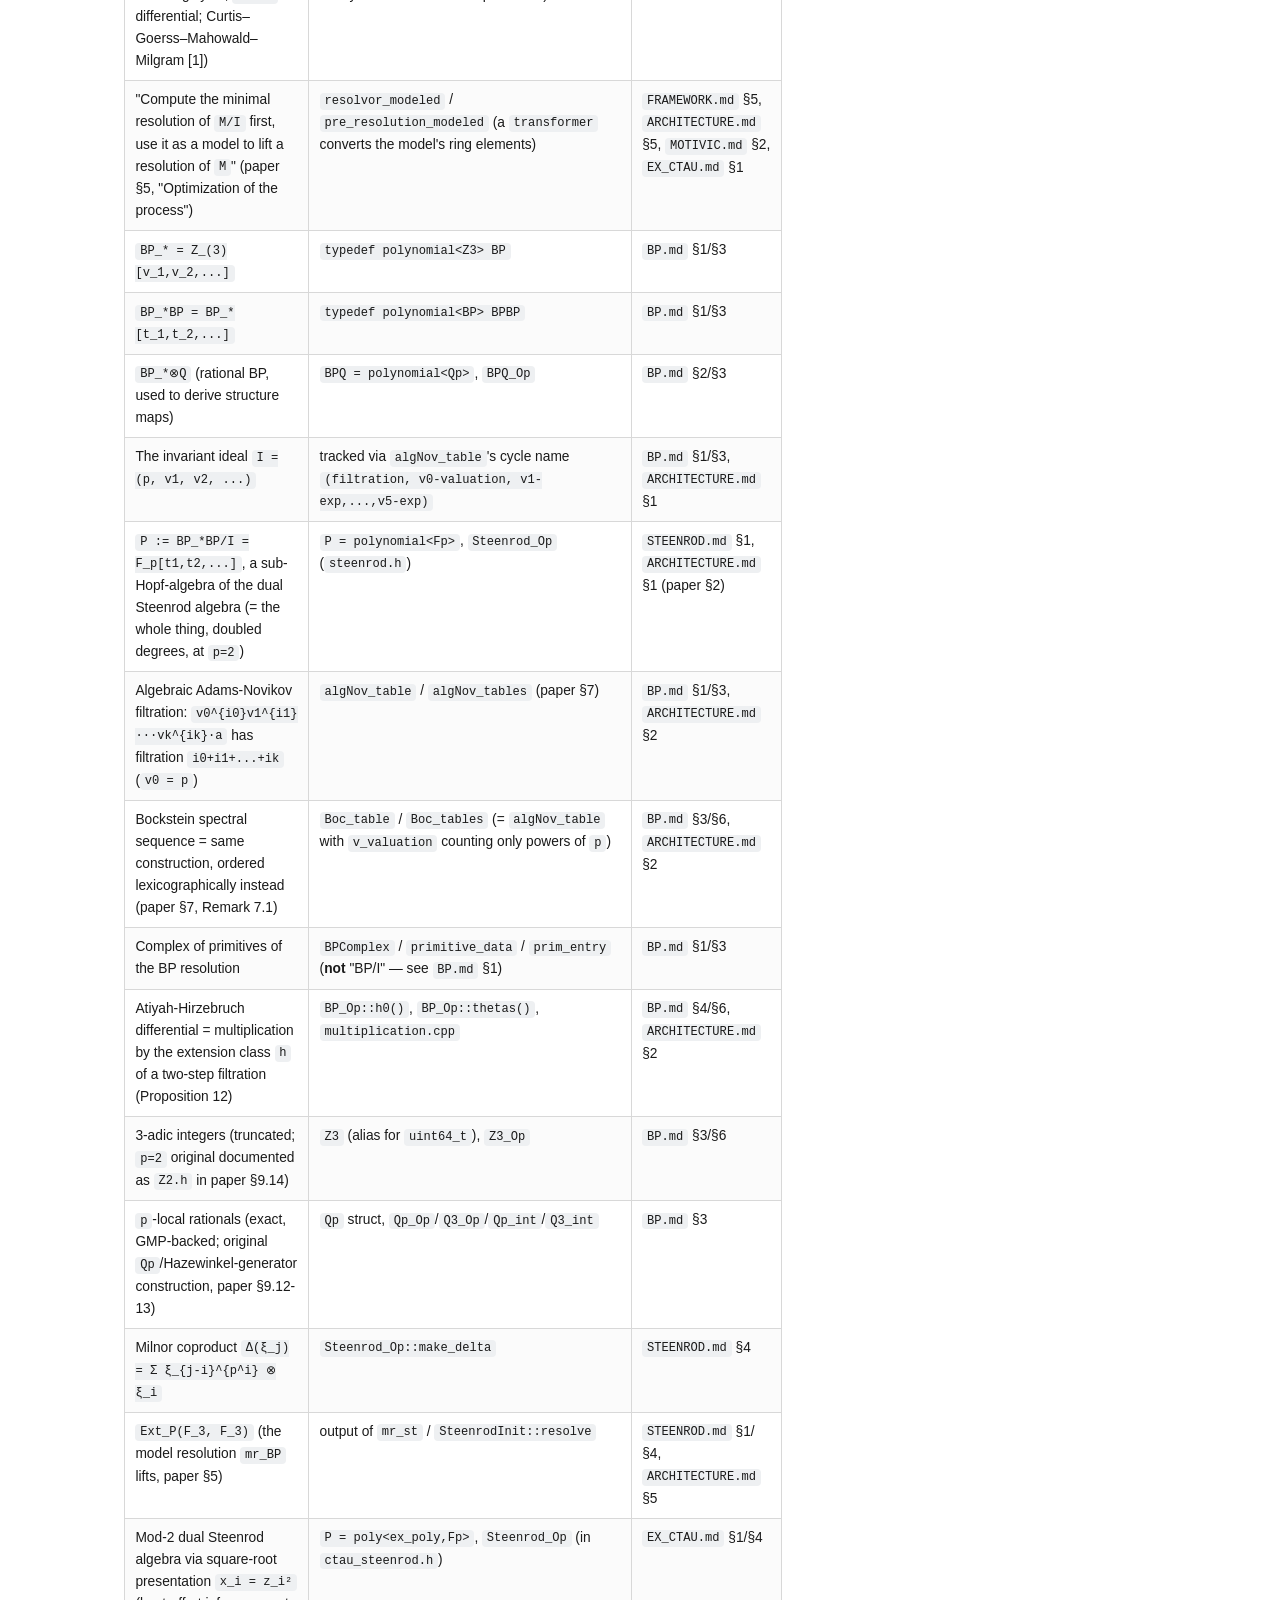
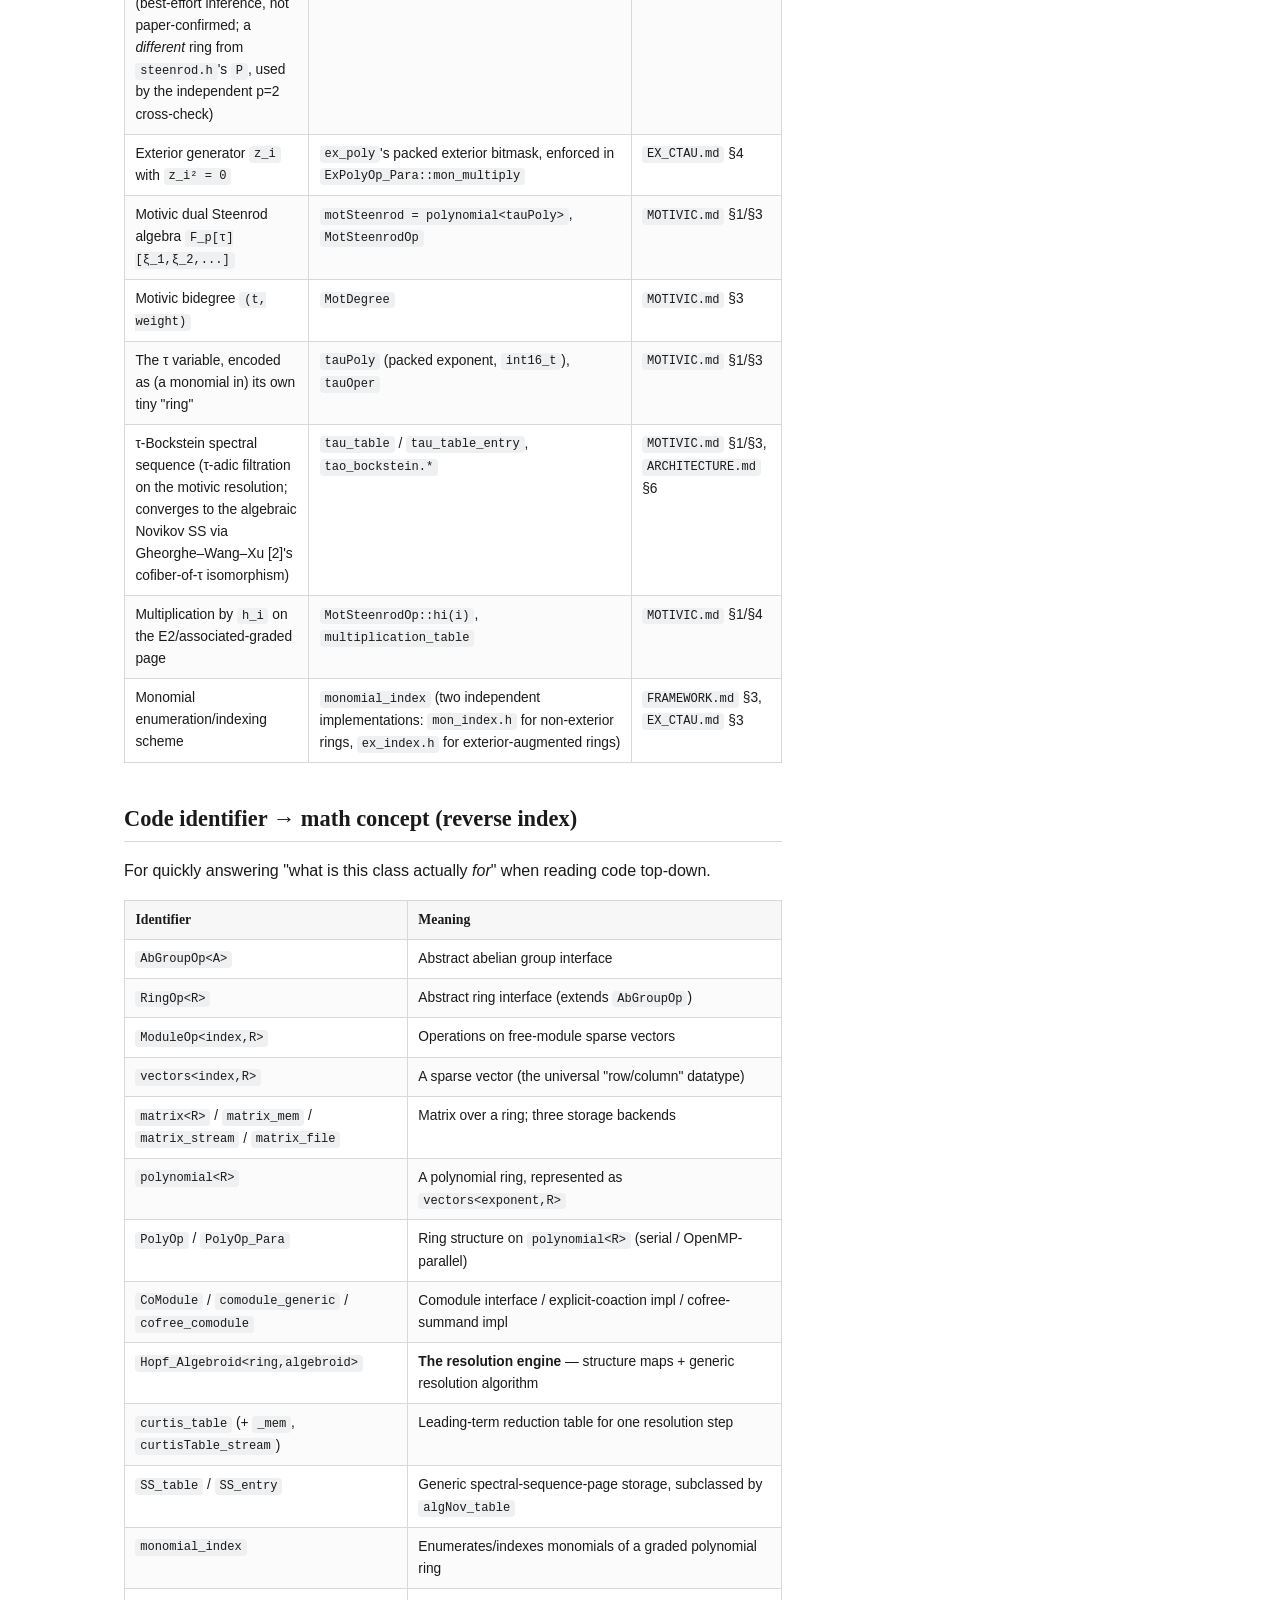
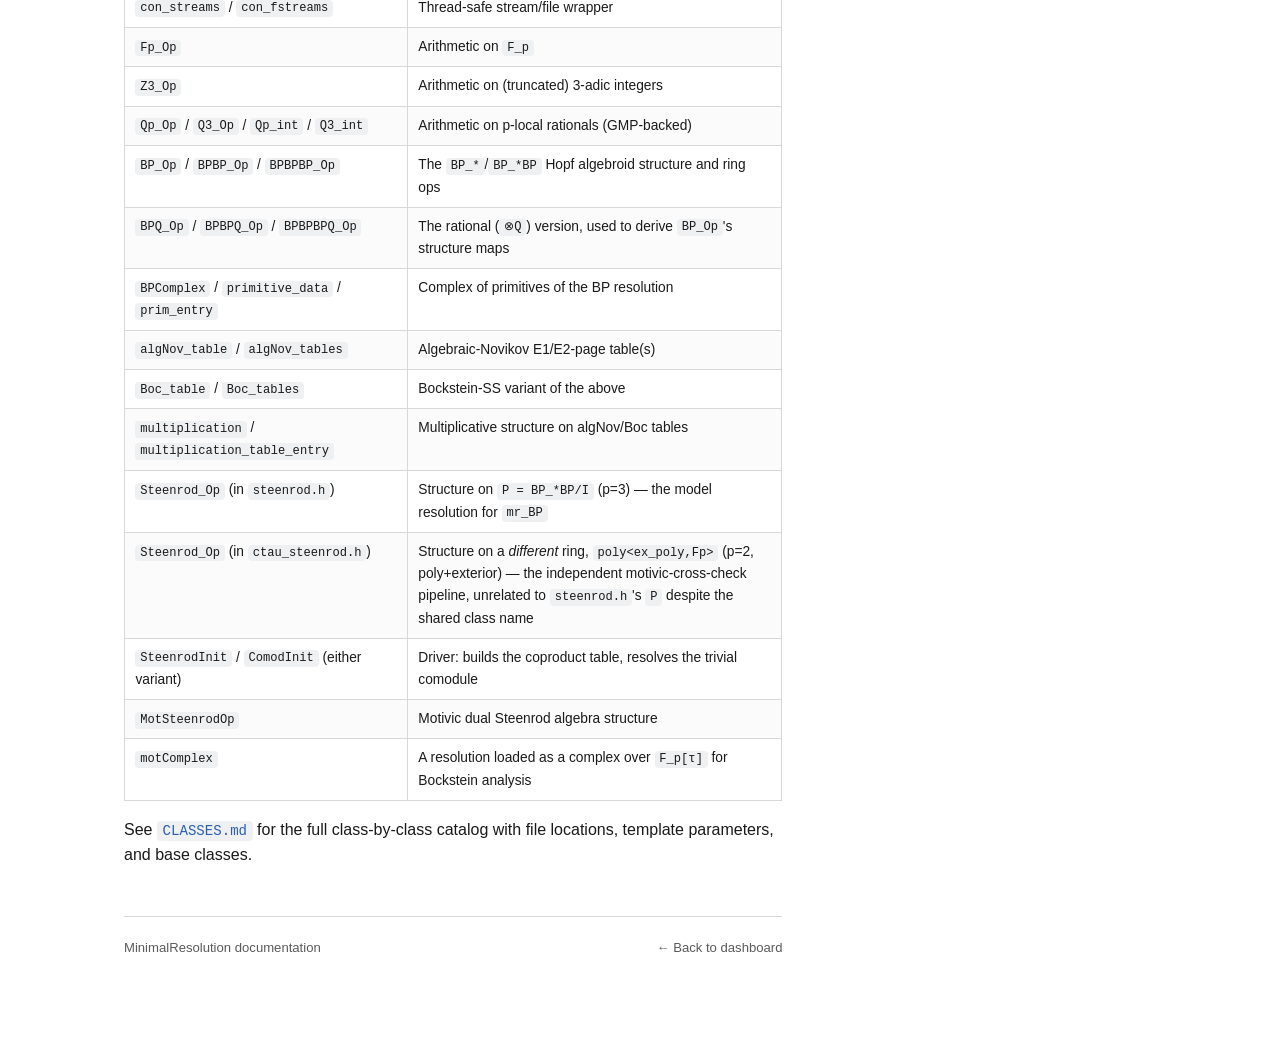
<file: docs/GLOSSARY.html>
<!doctype html>
<html lang="en">
<head>
<meta charset="utf-8">
<meta name="viewport" content="width=device-width, initial-scale=1">
<title>Glossary: Math ↔ Code — MinimalResolution docs</title>
<link rel="stylesheet" href="./assets/style.css">
</head>
<body>
<div class="topbar">
  <div class="crumbs"><a href="./index.html">docs</a><span class="sep">/</span><span class="current">GLOSSARY</span></div>
  <div class="actions">
    <a class="src-link" href="GLOSSARY.md">.md source</a>
    <button class="theme-toggle" data-theme-toggle type="button">● dark</button>
  </div>
</div>
<div class="page-shell">
  <article>
<h1 id="glossary-math-code">Glossary: Math ↔ Code<a class="heading-anchor" href="#glossary-math-code">#</a></h1>
<p>A term index mapping mathematical concepts to the identifiers that implement
them, and vice versa. See the linked doc section for full context on each
entry — this page is a lookup table, not an explanation. Definitions/
Propositions cited by number refer to <code>MinimalResolution.pdf</code> (Guozhen Wang,
<em>Computations of the Adams-Novikov E2-term</em>, April 2020), added to the repo
after this glossary was first written — see <code>docs/ARCHITECTURE.md</code> §2 for a
guided summary and §9 for the full reference list.</p>
<h2 id="math-concept-code-identifier">Math concept → code identifier<a class="heading-anchor" href="#math-concept-code-identifier">#</a></h2>
<div class="table-wrap"><table>
<thead><tr>
<th>Math concept</th>
<th>Code identifier(s)</th>
<th>Where</th>
</tr>
</thead>
<tbody><tr>
<td>Abelian group (abstract)</td>
<td><code>AbGroupOp&lt;A&gt;</code></td>
<td><code>FRAMEWORK.md</code> §3</td>
</tr>
<tr>
<td>Ring (abstract)</td>
<td><code>RingOp&lt;R&gt;</code></td>
<td><code>FRAMEWORK.md</code> §3</td>
</tr>
<tr>
<td>Module over a ring</td>
<td><code>ModuleOp&lt;index,R&gt;</code>, elements are <code>vectors&lt;index,R&gt;</code></td>
<td><code>FRAMEWORK.md</code> §3</td>
</tr>
<tr>
<td>Polynomial ring</td>
<td><code>polynomial&lt;R&gt;</code> (= <code>vectors&lt;exponent,R&gt;</code>), <code>PolyOp</code>/<code>PolyOp_Para</code></td>
<td><code>FRAMEWORK.md</code> §3</td>
</tr>
<tr>
<td>Comodule over a Hopf algebroid</td>
<td><code>CoModule&lt;algebroid,degree_type&gt;</code>, concretely <code>comodule_generic</code></td>
<td><code>FRAMEWORK.md</code> §3</td>
</tr>
<tr>
<td>Cofree comodule = direct sum of copies of Γ (and shifts)</td>
<td><code>cofree_comodule&lt;algebroid,degree_type&gt;</code> (Definition, paper §2)</td>
<td><code>FRAMEWORK.md</code> §3/§5</td>
</tr>
<tr>
<td>Hopf algebroid <code>(A, Γ)</code></td>
<td><code>Hopf_Algebroid&lt;ring, algebroid&gt;</code> (<code>ring</code>=A, <code>algebroid</code>=Γ)</td>
<td><code>FRAMEWORK.md</code> §3/§5</td>
</tr>
<tr>
<td>Left unit <code>η_L : A → Γ</code></td>
<td><code>Hopf_Algebroid::etaL</code></td>
<td><code>FRAMEWORK.md</code> §3, <code>BP.md</code> §3</td>
</tr>
<tr>
<td>Right unit <code>η_R : A → Γ</code></td>
<td><code>Hopf_Algebroid::etaR</code></td>
<td><code>FRAMEWORK.md</code> §3, <code>BP.md</code> §3</td>
</tr>
<tr>
<td>Comultiplication <code>Δ : Γ → Γ ⊗_A Γ</code></td>
<td><code>Hopf_Algebroid::delta</code></td>
<td><code>FRAMEWORK.md</code> §3</td>
</tr>
<tr>
<td><code>Prim(M)</code>, the primitive elements of a comodule <code>M</code></td>
<td><code>BPComplex</code>/<code>primitive_data</code> computes the complex of primitives of a resolution (paper §2, §7)</td>
<td><code>BP.md</code> §1/§3, <code>FRAMEWORK.md</code> §5</td>
</tr>
<tr>
<td>Strong injection/surjection (split injection/surjection of underlying <code>BP_*</code>-modules)</td>
<td>criterion <code>matrix&lt;R&gt;::gaussian</code>/pivot structure implements; checkable mod <code>I</code> (Remark 3.1, Proposition 3)</td>
<td><code>FRAMEWORK.md</code> §5</td>
</tr>
<tr>
<td>Cogenerators of a comodule <code>M</code> (an <code>X</code> with <code>M → BP_*BP ⊗ X</code> strongly injective)</td>
<td><code>Hopf_Algebroid::adjoint</code>&#39;s target (Definitions/Prop. 8)</td>
<td><code>FRAMEWORK.md</code> §5</td>
</tr>
<tr>
<td>Minimal (cofree) resolution — reduction mod <code>I</code> is a minimal <code>P</code>-comodule resolution</td>
<td><code>Hopf_Algebroid::embed2cofree</code>&#39;s degree-by-degree bijectivity check (Definitions 6–7)</td>
<td><code>FRAMEWORK.md</code> §5</td>
</tr>
<tr>
<td>Minimal relative-injective resolution, one step</td>
<td><code>Hopf_Algebroid::resolvor</code> (embed + Gaussian-eliminate + quotient)</td>
<td><code>FRAMEWORK.md</code> §5</td>
</tr>
<tr>
<td>Embedding a comodule into a cofree comodule</td>
<td><code>Hopf_Algebroid::embed2cofree</code></td>
<td><code>FRAMEWORK.md</code> §5</td>
</tr>
<tr>
<td>Curtis table (entries <code>a</code> = surviving cycle, <code>a → b</code> = differential; Curtis–Goerss–Mahowald–Milgram [1])</td>
<td><code>curtis_table&lt;ring&gt;</code> (Proposition 9–10 give the cycle/differential correspondence)</td>
<td><code>FRAMEWORK.md</code> §3/§5</td>
</tr>
<tr>
<td>&quot;Compute the minimal resolution of <code>M/I</code> first, use it as a model to lift a resolution of <code>M</code>&quot; (paper §5, &quot;Optimization of the process&quot;)</td>
<td><code>resolvor_modeled</code> / <code>pre_resolution_modeled</code> (a <code>transformer</code> converts the model&#39;s ring elements)</td>
<td><code>FRAMEWORK.md</code> §5, <code>ARCHITECTURE.md</code> §5, <code>MOTIVIC.md</code> §2, <code>EX_CTAU.md</code> §1</td>
</tr>
<tr>
<td><code>BP_* = Z_(3)[v_1,v_2,...]</code></td>
<td><code>typedef polynomial&lt;Z3&gt; BP</code></td>
<td><code>BP.md</code> §1/§3</td>
</tr>
<tr>
<td><code>BP_*BP = BP_*[t_1,t_2,...]</code></td>
<td><code>typedef polynomial&lt;BP&gt; BPBP</code></td>
<td><code>BP.md</code> §1/§3</td>
</tr>
<tr>
<td><code>BP_*⊗Q</code> (rational BP, used to derive structure maps)</td>
<td><code>BPQ = polynomial&lt;Qp&gt;</code>, <code>BPQ_Op</code></td>
<td><code>BP.md</code> §2/§3</td>
</tr>
<tr>
<td>The invariant ideal <code>I = (p, v1, v2, ...)</code></td>
<td>tracked via <code>algNov_table</code>&#39;s cycle name <code>(filtration, v0-valuation, v1-exp,...,v5-exp)</code></td>
<td><code>BP.md</code> §1/§3, <code>ARCHITECTURE.md</code> §1</td>
</tr>
<tr>
<td><code>P := BP_*BP/I = F_p[t1,t2,...]</code>, a sub-Hopf-algebra of the dual Steenrod algebra (= the whole thing, doubled degrees, at <code>p=2</code>)</td>
<td><code>P = polynomial&lt;Fp&gt;</code>, <code>Steenrod_Op</code> (<code>steenrod.h</code>)</td>
<td><code>STEENROD.md</code> §1, <code>ARCHITECTURE.md</code> §1 (paper §2)</td>
</tr>
<tr>
<td>Algebraic Adams-Novikov filtration: <code>v0^{i0}v1^{i1}···vk^{ik}·a</code> has filtration <code>i0+i1+...+ik</code> (<code>v0 = p</code>)</td>
<td><code>algNov_table</code> / <code>algNov_tables</code> (paper §7)</td>
<td><code>BP.md</code> §1/§3, <code>ARCHITECTURE.md</code> §2</td>
</tr>
<tr>
<td>Bockstein spectral sequence = same construction, ordered lexicographically instead (paper §7, Remark 7.1)</td>
<td><code>Boc_table</code> / <code>Boc_tables</code> (= <code>algNov_table</code> with <code>v_valuation</code> counting only powers of <code>p</code>)</td>
<td><code>BP.md</code> §3/§6, <code>ARCHITECTURE.md</code> §2</td>
</tr>
<tr>
<td>Complex of primitives of the BP resolution</td>
<td><code>BPComplex</code> / <code>primitive_data</code> / <code>prim_entry</code> (<strong>not</strong> &quot;BP/I&quot; — see <code>BP.md</code> §1)</td>
<td><code>BP.md</code> §1/§3</td>
</tr>
<tr>
<td>Atiyah-Hirzebruch differential = multiplication by the extension class <code>h</code> of a two-step filtration (Proposition 12)</td>
<td><code>BP_Op::h0()</code>, <code>BP_Op::thetas()</code>, <code>multiplication.cpp</code></td>
<td><code>BP.md</code> §4/§6, <code>ARCHITECTURE.md</code> §2</td>
</tr>
<tr>
<td>3-adic integers (truncated; <code>p=2</code> original documented as <code>Z2.h</code> in paper §9.14)</td>
<td><code>Z3</code> (alias for <code>uint64_t</code>), <code>Z3_Op</code></td>
<td><code>BP.md</code> §3/§6</td>
</tr>
<tr>
<td><code>p</code>-local rationals (exact, GMP-backed; original <code>Qp</code>/Hazewinkel-generator construction, paper §9.12-13)</td>
<td><code>Qp</code> struct, <code>Qp_Op</code>/<code>Q3_Op</code>/<code>Qp_int</code>/<code>Q3_int</code></td>
<td><code>BP.md</code> §3</td>
</tr>
<tr>
<td>Milnor coproduct <code>Δ(ξ_j) = Σ ξ_{j-i}^{p^i} ⊗ ξ_i</code></td>
<td><code>Steenrod_Op::make_delta</code></td>
<td><code>STEENROD.md</code> §4</td>
</tr>
<tr>
<td><code>Ext_P(F_3, F_3)</code> (the model resolution <code>mr_BP</code> lifts, paper §5)</td>
<td>output of <code>mr_st</code> / <code>SteenrodInit::resolve</code></td>
<td><code>STEENROD.md</code> §1/§4, <code>ARCHITECTURE.md</code> §5</td>
</tr>
<tr>
<td>Mod-2 dual Steenrod algebra via square-root presentation <code>x_i = z_i²</code> (best-effort inference, not paper-confirmed; a <em>different</em> ring from <code>steenrod.h</code>&#39;s <code>P</code>, used by the independent p=2 cross-check)</td>
<td><code>P = poly&lt;ex_poly,Fp&gt;</code>, <code>Steenrod_Op</code> (in <code>ctau_steenrod.h</code>)</td>
<td><code>EX_CTAU.md</code> §1/§4</td>
</tr>
<tr>
<td>Exterior generator <code>z_i</code> with <code>z_i² = 0</code></td>
<td><code>ex_poly</code>&#39;s packed exterior bitmask, enforced in <code>ExPolyOp_Para::mon_multiply</code></td>
<td><code>EX_CTAU.md</code> §4</td>
</tr>
<tr>
<td>Motivic dual Steenrod algebra <code>F_p[τ][ξ_1,ξ_2,...]</code></td>
<td><code>motSteenrod = polynomial&lt;tauPoly&gt;</code>, <code>MotSteenrodOp</code></td>
<td><code>MOTIVIC.md</code> §1/§3</td>
</tr>
<tr>
<td>Motivic bidegree <code>(t, weight)</code></td>
<td><code>MotDegree</code></td>
<td><code>MOTIVIC.md</code> §3</td>
</tr>
<tr>
<td>The τ variable, encoded as (a monomial in) its own tiny &quot;ring&quot;</td>
<td><code>tauPoly</code> (packed exponent, <code>int16_t</code>), <code>tauOper</code></td>
<td><code>MOTIVIC.md</code> §1/§3</td>
</tr>
<tr>
<td>τ-Bockstein spectral sequence (τ-adic filtration on the motivic resolution; converges to the algebraic Novikov SS via Gheorghe–Wang–Xu [2]&#39;s cofiber-of-τ isomorphism)</td>
<td><code>tau_table</code> / <code>tau_table_entry</code>, <code>tao_bockstein.*</code></td>
<td><code>MOTIVIC.md</code> §1/§3, <code>ARCHITECTURE.md</code> §6</td>
</tr>
<tr>
<td>Multiplication by <code>h_i</code> on the E2/associated-graded page</td>
<td><code>MotSteenrodOp::hi(i)</code>, <code>multiplication_table</code></td>
<td><code>MOTIVIC.md</code> §1/§4</td>
</tr>
<tr>
<td>Monomial enumeration/indexing scheme</td>
<td><code>monomial_index</code> (two independent implementations: <code>mon_index.h</code> for non-exterior rings, <code>ex_index.h</code> for exterior-augmented rings)</td>
<td><code>FRAMEWORK.md</code> §3, <code>EX_CTAU.md</code> §3</td>
</tr>
</tbody>
</table></div>
<h2 id="code-identifier-math-concept-reverse-index">Code identifier → math concept (reverse index)<a class="heading-anchor" href="#code-identifier-math-concept-reverse-index">#</a></h2>
<p>For quickly answering &quot;what is this class actually <em>for</em>&quot; when reading code
top-down.</p>
<div class="table-wrap"><table>
<thead><tr>
<th>Identifier</th>
<th>Meaning</th>
</tr>
</thead>
<tbody><tr>
<td><code>AbGroupOp&lt;A&gt;</code></td>
<td>Abstract abelian group interface</td>
</tr>
<tr>
<td><code>RingOp&lt;R&gt;</code></td>
<td>Abstract ring interface (extends <code>AbGroupOp</code>)</td>
</tr>
<tr>
<td><code>ModuleOp&lt;index,R&gt;</code></td>
<td>Operations on free-module sparse vectors</td>
</tr>
<tr>
<td><code>vectors&lt;index,R&gt;</code></td>
<td>A sparse vector (the universal &quot;row/column&quot; datatype)</td>
</tr>
<tr>
<td><code>matrix&lt;R&gt;</code> / <code>matrix_mem</code> / <code>matrix_stream</code> / <code>matrix_file</code></td>
<td>Matrix over a ring; three storage backends</td>
</tr>
<tr>
<td><code>polynomial&lt;R&gt;</code></td>
<td>A polynomial ring, represented as <code>vectors&lt;exponent,R&gt;</code></td>
</tr>
<tr>
<td><code>PolyOp</code> / <code>PolyOp_Para</code></td>
<td>Ring structure on <code>polynomial&lt;R&gt;</code> (serial / OpenMP-parallel)</td>
</tr>
<tr>
<td><code>CoModule</code> / <code>comodule_generic</code> / <code>cofree_comodule</code></td>
<td>Comodule interface / explicit-coaction impl / cofree-summand impl</td>
</tr>
<tr>
<td><code>Hopf_Algebroid&lt;ring,algebroid&gt;</code></td>
<td><strong>The resolution engine</strong> — structure maps + generic resolution algorithm</td>
</tr>
<tr>
<td><code>curtis_table</code> (+ <code>_mem</code>, <code>curtisTable_stream</code>)</td>
<td>Leading-term reduction table for one resolution step</td>
</tr>
<tr>
<td><code>SS_table</code> / <code>SS_entry</code></td>
<td>Generic spectral-sequence-page storage, subclassed by <code>algNov_table</code></td>
</tr>
<tr>
<td><code>monomial_index</code></td>
<td>Enumerates/indexes monomials of a graded polynomial ring</td>
</tr>
<tr>
<td><code>con_streams</code> / <code>con_fstreams</code></td>
<td>Thread-safe stream/file wrapper</td>
</tr>
<tr>
<td><code>Fp_Op</code></td>
<td>Arithmetic on <code>F_p</code></td>
</tr>
<tr>
<td><code>Z3_Op</code></td>
<td>Arithmetic on (truncated) 3-adic integers</td>
</tr>
<tr>
<td><code>Qp_Op</code> / <code>Q3_Op</code> / <code>Qp_int</code> / <code>Q3_int</code></td>
<td>Arithmetic on p-local rationals (GMP-backed)</td>
</tr>
<tr>
<td><code>BP_Op</code> / <code>BPBP_Op</code> / <code>BPBPBP_Op</code></td>
<td>The <code>BP_*</code>/<code>BP_*BP</code> Hopf algebroid structure and ring ops</td>
</tr>
<tr>
<td><code>BPQ_Op</code> / <code>BPBPQ_Op</code> / <code>BPBPBPQ_Op</code></td>
<td>The rational (<code>⊗Q</code>) version, used to derive <code>BP_Op</code>&#39;s structure maps</td>
</tr>
<tr>
<td><code>BPComplex</code> / <code>primitive_data</code> / <code>prim_entry</code></td>
<td>Complex of primitives of the BP resolution</td>
</tr>
<tr>
<td><code>algNov_table</code> / <code>algNov_tables</code></td>
<td>Algebraic-Novikov E1/E2-page table(s)</td>
</tr>
<tr>
<td><code>Boc_table</code> / <code>Boc_tables</code></td>
<td>Bockstein-SS variant of the above</td>
</tr>
<tr>
<td><code>multiplication</code> / <code>multiplication_table_entry</code></td>
<td>Multiplicative structure on algNov/Boc tables</td>
</tr>
<tr>
<td><code>Steenrod_Op</code> (in <code>steenrod.h</code>)</td>
<td>Structure on <code>P = BP_*BP/I</code> (p=3) — the model resolution for <code>mr_BP</code></td>
</tr>
<tr>
<td><code>Steenrod_Op</code> (in <code>ctau_steenrod.h</code>)</td>
<td>Structure on a <em>different</em> ring, <code>poly&lt;ex_poly,Fp&gt;</code> (p=2, poly+exterior) — the independent motivic-cross-check pipeline, unrelated to <code>steenrod.h</code>&#39;s <code>P</code> despite the shared class name</td>
</tr>
<tr>
<td><code>SteenrodInit</code> / <code>ComodInit</code> (either variant)</td>
<td>Driver: builds the coproduct table, resolves the trivial comodule</td>
</tr>
<tr>
<td><code>MotSteenrodOp</code></td>
<td>Motivic dual Steenrod algebra structure</td>
</tr>
<tr>
<td><code>motComplex</code></td>
<td>A resolution loaded as a complex over <code>F_p[τ]</code> for Bockstein analysis</td>
</tr>
</tbody>
</table></div>
<p>See <a href="CLASSES.html"><code>CLASSES.md</code></a> for the full class-by-class catalog with file
locations, template parameters, and base classes.</p>

  <footer class="page-footer">
    <span>MinimalResolution documentation</span>
    <a href="./index.html">&larr; Back to dashboard</a>
  </footer>
  </article>
  <nav id="toc" aria-label="Table of contents"></nav>
</div>
<script src="./assets/page.js"></script>
</body>
</html>
</file>
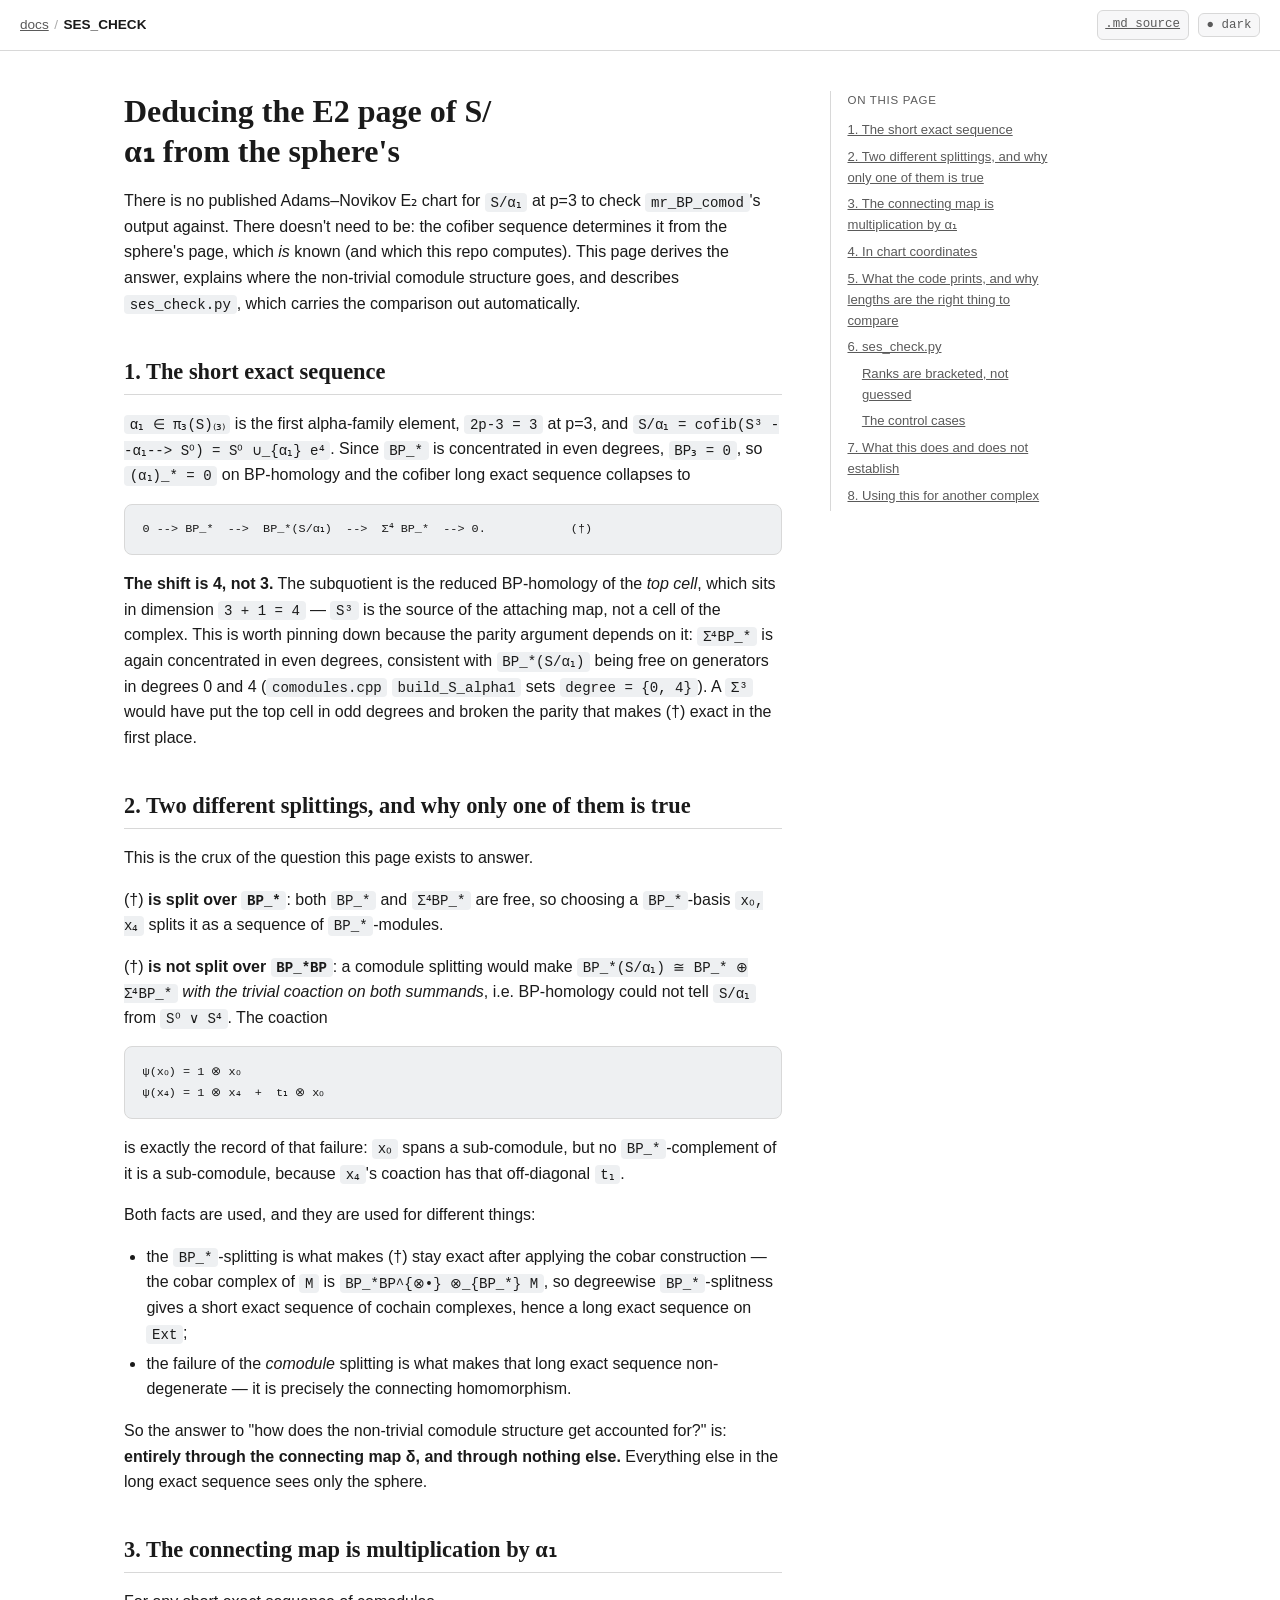
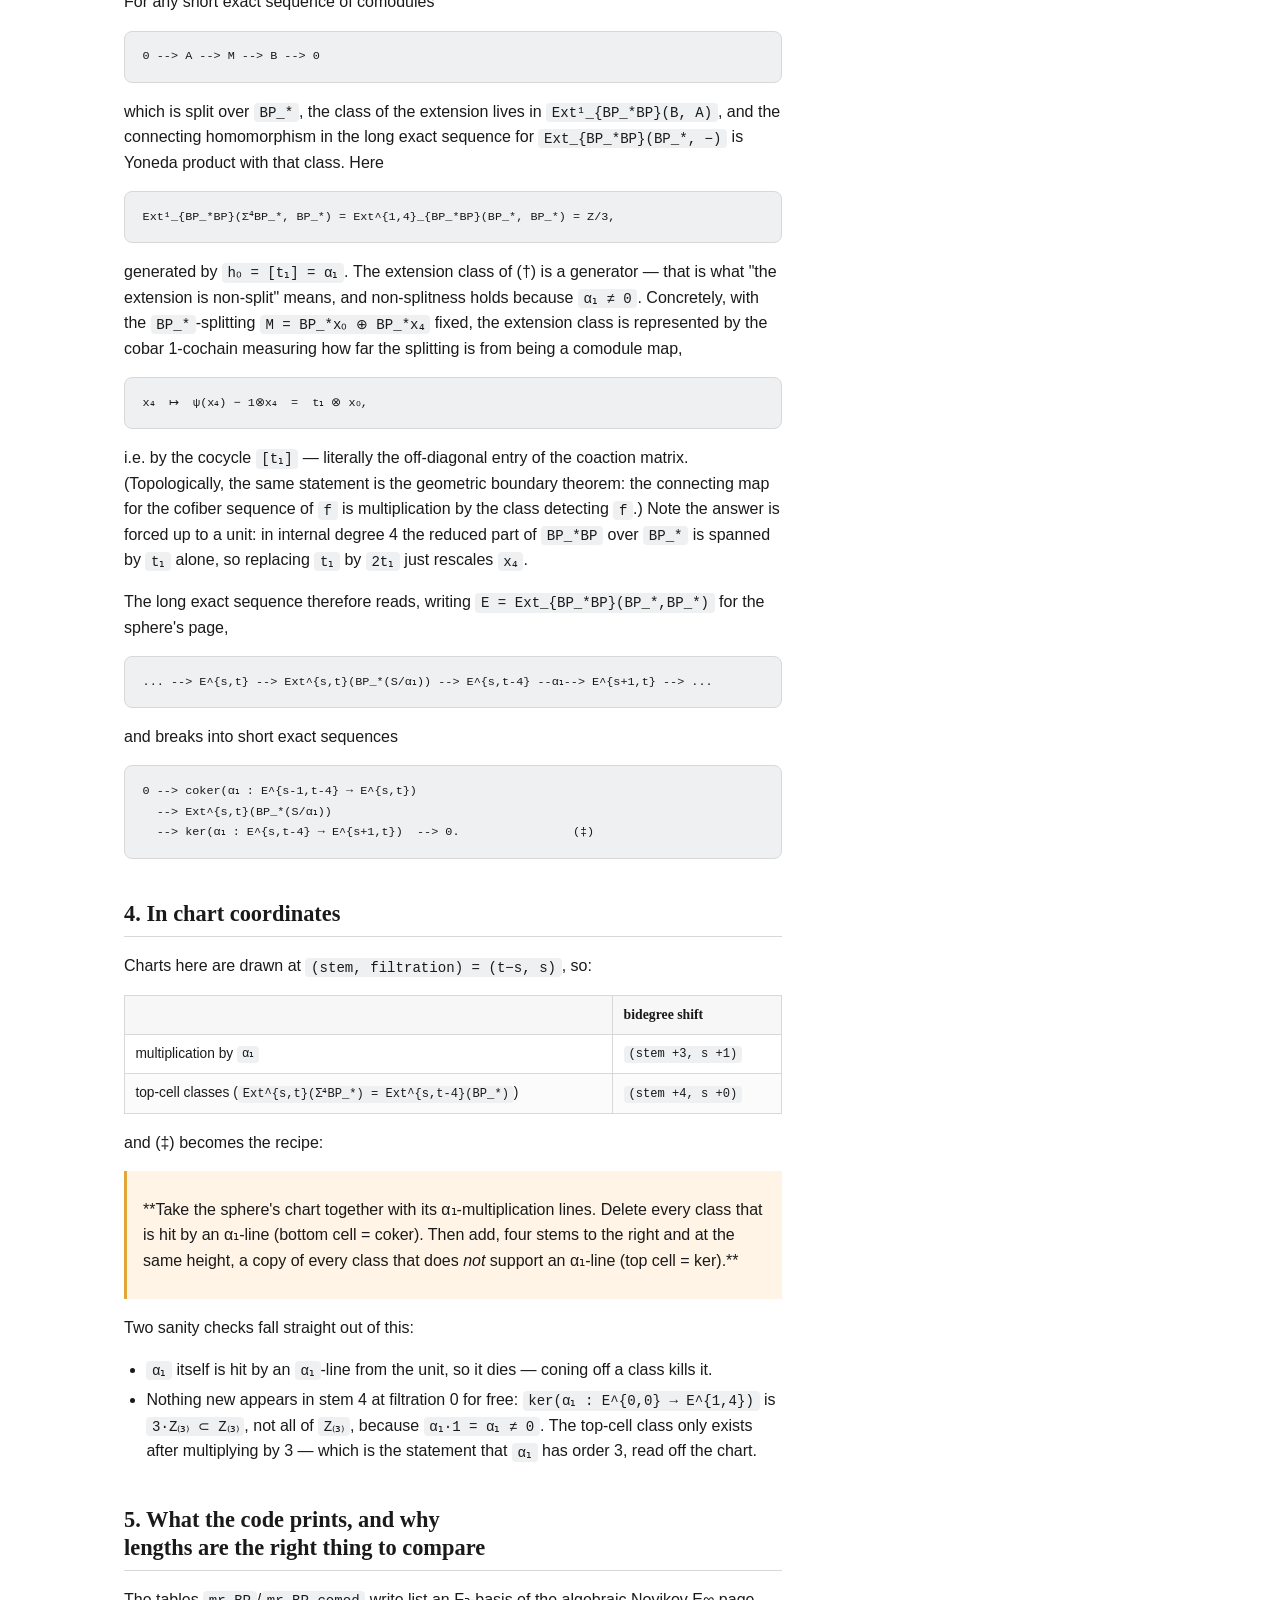
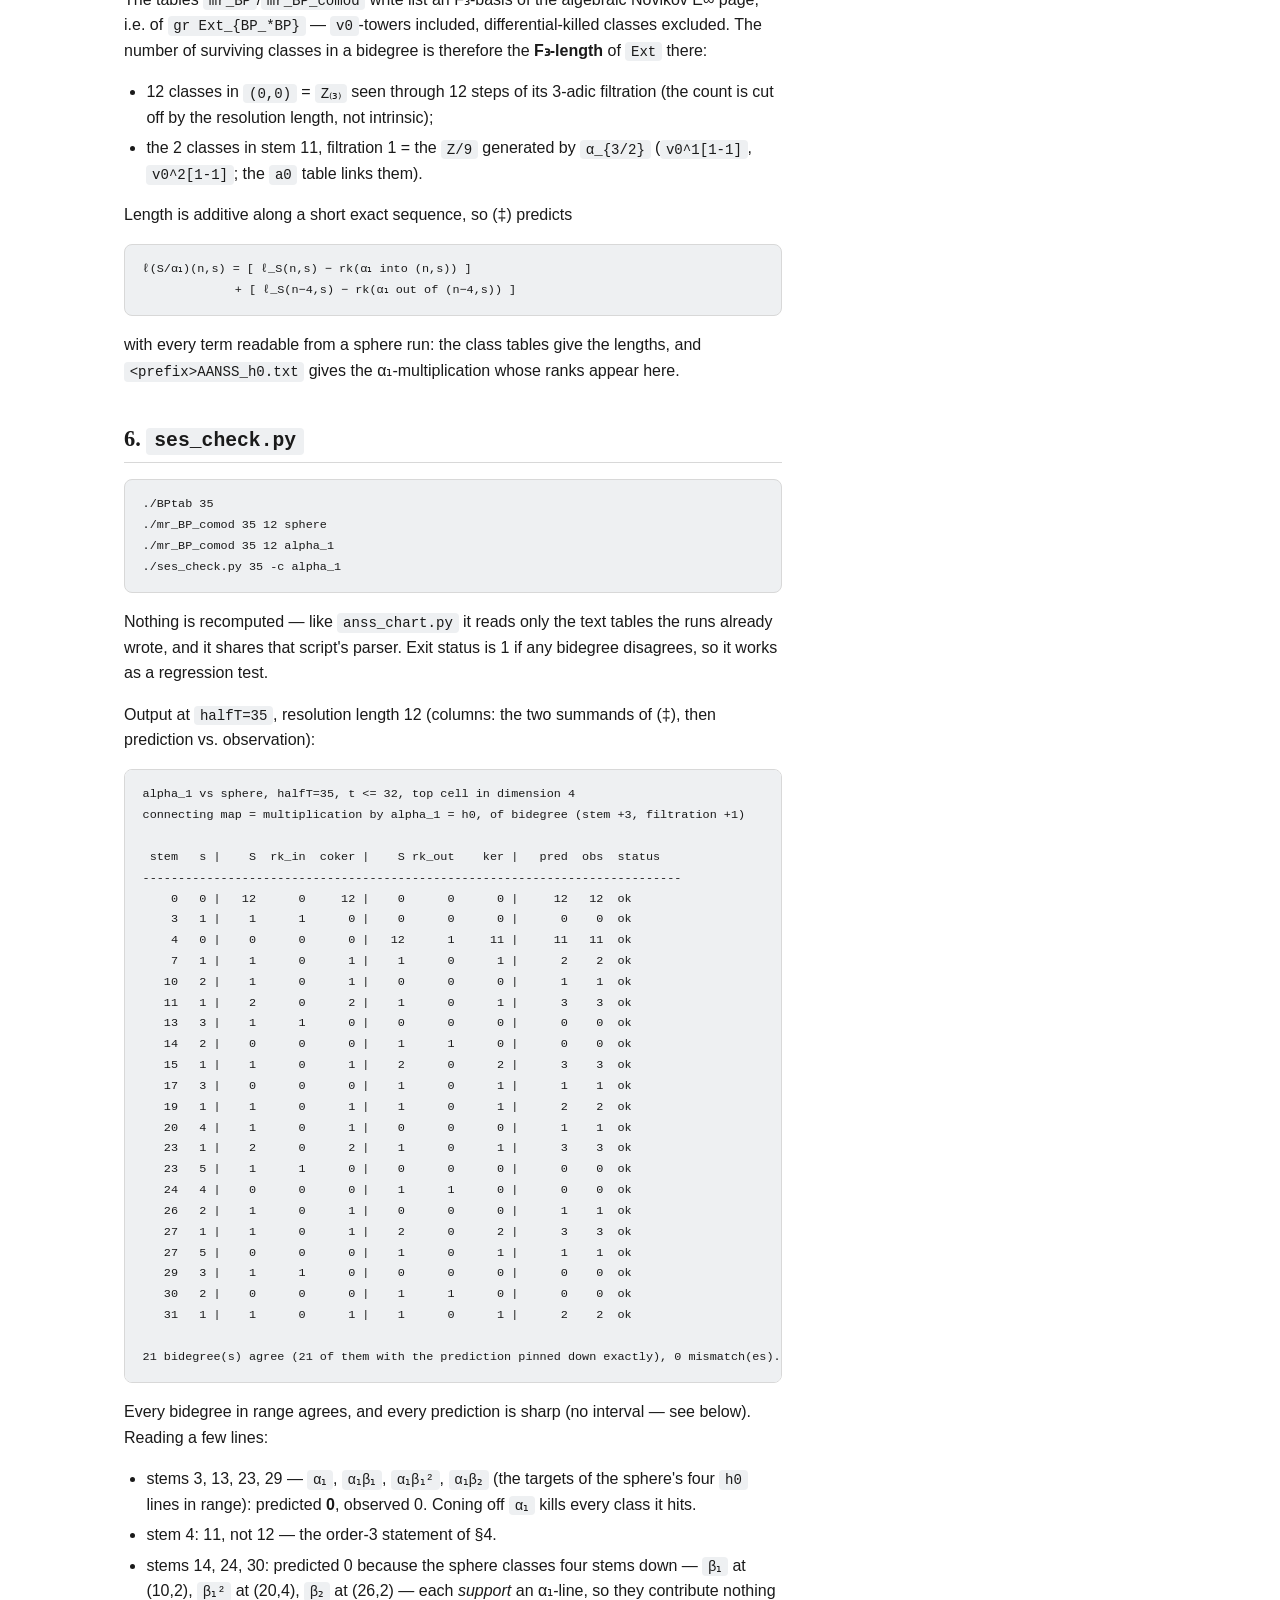
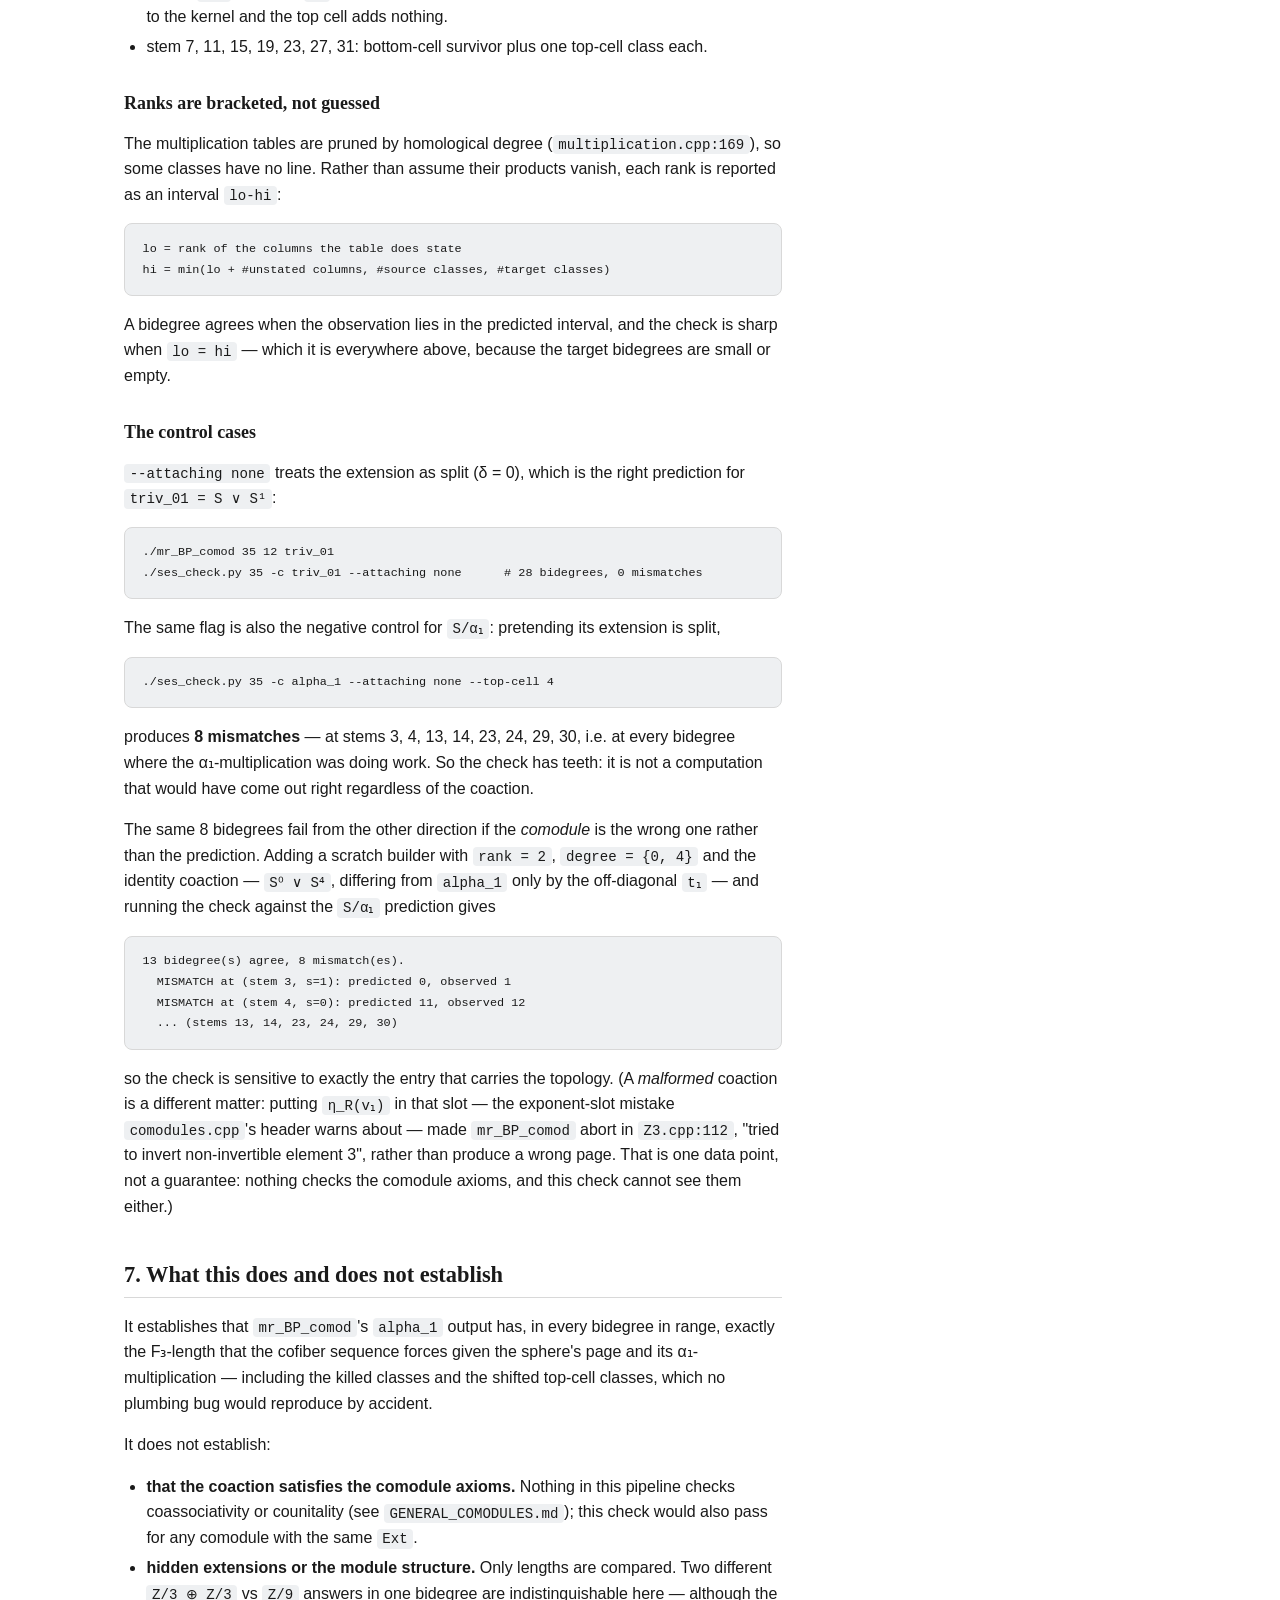
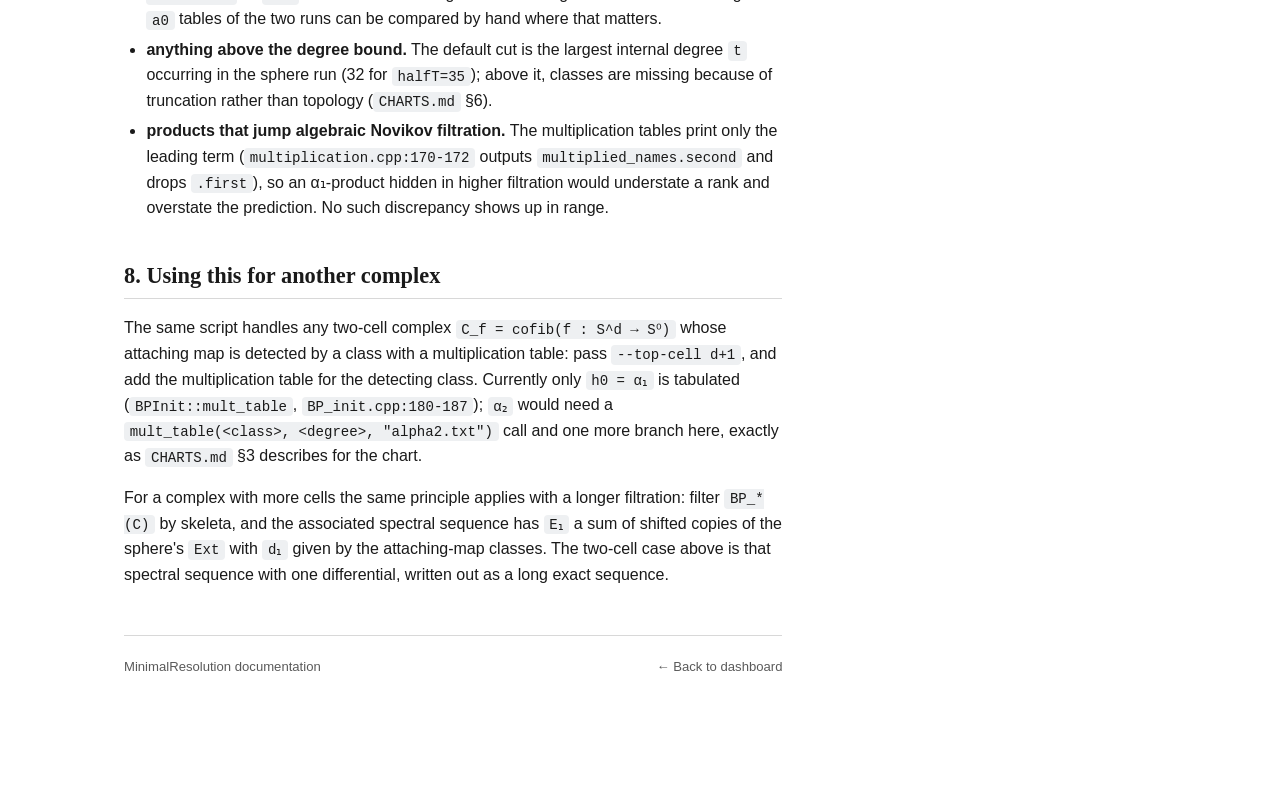
<file: docs/SES_CHECK.html>
<!doctype html>
<html lang="en">
<head>
<meta charset="utf-8">
<meta name="viewport" content="width=device-width, initial-scale=1">
<title>Deducing the E2 page of S/α₁ from the sphere&#x27;s — MinimalResolution docs</title>
<link rel="stylesheet" href="./assets/style.css">
</head>
<body>
<div class="topbar">
  <div class="crumbs"><a href="./index.html">docs</a><span class="sep">/</span><span class="current">SES_CHECK</span></div>
  <div class="actions">
    <a class="src-link" href="SES_CHECK.md">.md source</a>
    <button class="theme-toggle" data-theme-toggle type="button">● dark</button>
  </div>
</div>
<div class="page-shell">
  <article>
<h1 id="deducing-the-e2-page-of-sα₁-from-the-spheres">Deducing the E2 page of S/α₁ from the sphere's<a class="heading-anchor" href="#deducing-the-e2-page-of-sα₁-from-the-spheres">#</a></h1>
<p>There is no published Adams–Novikov E₂ chart for <code>S/α₁</code> at p=3 to check
<code>mr_BP_comod</code>'s output against. There doesn't need to be: the cofiber
sequence determines it from the sphere's page, which <em>is</em> known (and which
this repo computes). This page derives the answer, explains where the
non-trivial comodule structure goes, and describes <code>ses_check.py</code>, which
carries the comparison out automatically.</p>
<h2 id="1-the-short-exact-sequence">1. The short exact sequence<a class="heading-anchor" href="#1-the-short-exact-sequence">#</a></h2>
<p><code>α₁ ∈ π₃(S)₍₃₎</code> is the first alpha-family element, <code>2p-3 = 3</code> at p=3, and
<code>S/α₁ = cofib(S³ --α₁--&gt; S⁰) = S⁰ ∪_{α₁} e⁴</code>. Since <code>BP_*</code> is concentrated in
even degrees, <code>BP₃ = 0</code>, so <code>(α₁)_* = 0</code> on BP-homology and the cofiber long
exact sequence collapses to</p>
<pre><code>0 --&gt; BP_*  --&gt;  BP_*(S/α₁)  --&gt;  Σ⁴ BP_*  --&gt; 0.            (†)
</code></pre>
<p><strong>The shift is 4, not 3.</strong> The subquotient is the reduced BP-homology of the
<em>top cell</em>, which sits in dimension <code>3 + 1 = 4</code> — <code>S³</code> is the source of the
attaching map, not a cell of the complex. This is worth pinning down because
the parity argument depends on it: <code>Σ⁴BP_*</code> is again concentrated in even
degrees, consistent with <code>BP_*(S/α₁)</code> being free on generators in degrees 0
and 4 (<code>comodules.cpp</code> <code>build_S_alpha1</code> sets <code>degree = {0, 4}</code>). A <code>Σ³</code>
would have put the top cell in odd degrees and broken the parity that makes
(†) exact in the first place.</p>
<h2 id="2-two-different-splittings-and-why-only-one-of-them-is-true">2. Two different splittings, and why only one of them is true<a class="heading-anchor" href="#2-two-different-splittings-and-why-only-one-of-them-is-true">#</a></h2>
<p>This is the crux of the question this page exists to answer.</p>
<p>(†) <strong>is split over <code>BP_*</code></strong>: both <code>BP_*</code> and <code>Σ⁴BP_*</code> are free, so choosing
a <code>BP_*</code>-basis <code>x₀, x₄</code> splits it as a sequence of <code>BP_*</code>-modules.</p>
<p>(†) <strong>is not split over <code>BP_*BP</code></strong>: a comodule splitting would make
<code>BP_*(S/α₁) ≅ BP_* ⊕ Σ⁴BP_*</code> <em>with the trivial coaction on both summands</em>,
i.e. BP-homology could not tell <code>S/α₁</code> from <code>S⁰ ∨ S⁴</code>. The coaction</p>
<pre><code>ψ(x₀) = 1 ⊗ x₀
ψ(x₄) = 1 ⊗ x₄  +  t₁ ⊗ x₀
</code></pre>
<p>is exactly the record of that failure: <code>x₀</code> spans a sub-comodule, but no
<code>BP_*</code>-complement of it is a sub-comodule, because <code>x₄</code>'s coaction has that
off-diagonal <code>t₁</code>.</p>
<p>Both facts are used, and they are used for different things:</p>
<ul>
<li>the <code>BP_*</code>-splitting is what makes (†) stay exact after applying the cobar construction — the cobar complex of <code>M</code> is <code>BP_*BP^{⊗•} ⊗_{BP_*} M</code>, so degreewise <code>BP_*</code>-splitness gives a short exact sequence of cochain complexes, hence a long exact sequence on <code>Ext</code>;</li>
<li>the failure of the <em>comodule</em> splitting is what makes that long exact sequence non-degenerate — it is precisely the connecting homomorphism.</li>
</ul>
<p>So the answer to "how does the non-trivial comodule structure get accounted
for?" is: <strong>entirely through the connecting map δ, and through nothing else.</strong>
Everything else in the long exact sequence sees only the sphere.</p>
<h2 id="3-the-connecting-map-is-multiplication-by-α₁">3. The connecting map is multiplication by α₁<a class="heading-anchor" href="#3-the-connecting-map-is-multiplication-by-α₁">#</a></h2>
<p>For any short exact sequence of comodules</p>
<pre><code>0 --&gt; A --&gt; M --&gt; B --&gt; 0
</code></pre>
<p>which is split over <code>BP_*</code>, the class of the extension lives in
<code>Ext¹_{BP_*BP}(B, A)</code>, and the connecting homomorphism in the long exact
sequence for <code>Ext_{BP_*BP}(BP_*, −)</code> is Yoneda product with that class. Here</p>
<pre><code>Ext¹_{BP_*BP}(Σ⁴BP_*, BP_*) = Ext^{1,4}_{BP_*BP}(BP_*, BP_*) = Z/3,
</code></pre>
<p>generated by <code>h₀ = [t₁] = α₁</code>. The extension class of (†) is a generator —
that is what "the extension is non-split" means, and non-splitness holds
because <code>α₁ ≠ 0</code>. Concretely, with the <code>BP_*</code>-splitting <code>M = BP_*x₀ ⊕ BP_*x₄</code>
fixed, the extension class is represented by the cobar 1-cochain measuring
how far the splitting is from being a comodule map,</p>
<pre><code>x₄  ↦  ψ(x₄) − 1⊗x₄  =  t₁ ⊗ x₀,
</code></pre>
<p>i.e. by the cocycle <code>[t₁]</code> — literally the off-diagonal entry of the coaction
matrix. (Topologically, the same statement is the geometric boundary theorem:
the connecting map for the cofiber sequence of <code>f</code> is multiplication by the
class detecting <code>f</code>.) Note the answer is forced up to a unit: in internal
degree 4 the reduced part of <code>BP_*BP</code> over <code>BP_*</code> is spanned by <code>t₁</code> alone,
so replacing <code>t₁</code> by <code>2t₁</code> just rescales <code>x₄</code>.</p>
<p>The long exact sequence therefore reads, writing <code>E = Ext_{BP_*BP}(BP_*,BP_*)</code>
for the sphere's page,</p>
<pre><code>... --&gt; E^{s,t} --&gt; Ext^{s,t}(BP_*(S/α₁)) --&gt; E^{s,t-4} --α₁--&gt; E^{s+1,t} --&gt; ...
</code></pre>
<p>and breaks into short exact sequences</p>
<pre><code>0 --&gt; coker(α₁ : E^{s-1,t-4} → E^{s,t})
  --&gt; Ext^{s,t}(BP_*(S/α₁))
  --&gt; ker(α₁ : E^{s,t-4} → E^{s+1,t})  --&gt; 0.                (‡)
</code></pre>
<h2 id="4-in-chart-coordinates">4. In chart coordinates<a class="heading-anchor" href="#4-in-chart-coordinates">#</a></h2>
<p>Charts here are drawn at <code>(stem, filtration) = (t−s, s)</code>, so:</p>
<table>
<thead>
<tr>
<th></th>
<th>bidegree shift</th>
</tr>
</thead>
<tbody>
<tr>
<td>multiplication by <code>α₁</code></td>
<td><code>(stem +3, s +1)</code></td>
</tr>
<tr>
<td>top-cell classes (<code>Ext^{s,t}(Σ⁴BP_*) = Ext^{s,t-4}(BP_*)</code>)</td>
<td><code>(stem +4, s +0)</code></td>
</tr>
</tbody>
</table>
<p>and (‡) becomes the recipe:</p>
<blockquote>
<p>**Take the sphere's chart together with its α₁-multiplication lines. Delete every class that is hit by an α₁-line (bottom cell = coker). Then add, four stems to the right and at the same height, a copy of every class that does <em>not</em> support an α₁-line (top cell = ker).**</p>
</blockquote>
<p>Two sanity checks fall straight out of this:</p>
<ul>
<li><code>α₁</code> itself is hit by an <code>α₁</code>-line from the unit, so it dies — coning off a class kills it.</li>
<li>Nothing new appears in stem 4 at filtration 0 for free: <code>ker(α₁ : E^{0,0} → E^{1,4})</code> is <code>3·Z₍₃₎ ⊂ Z₍₃₎</code>, not all of <code>Z₍₃₎</code>, because <code>α₁·1 = α₁ ≠ 0</code>. The top-cell class only exists after multiplying by 3 — which is the statement that <code>α₁</code> has order 3, read off the chart.</li>
</ul>
<h2 id="5-what-the-code-prints-and-why-lengths-are-the-right-thing-to-compare">5. What the code prints, and why lengths are the right thing to compare<a class="heading-anchor" href="#5-what-the-code-prints-and-why-lengths-are-the-right-thing-to-compare">#</a></h2>
<p>The tables <code>mr_BP</code>/<code>mr_BP_comod</code> write list an F₃-basis of the algebraic
Novikov E∞ page, i.e. of <code>gr Ext_{BP_*BP}</code> — <code>v0</code>-towers included,
differential-killed classes excluded. The number of surviving classes in a
bidegree is therefore the <strong>F₃-length</strong> of <code>Ext</code> there:</p>
<ul>
<li>12 classes in <code>(0,0)</code> = <code>Z₍₃₎</code> seen through 12 steps of its 3-adic filtration (the count is cut off by the resolution length, not intrinsic);</li>
<li>the 2 classes in stem 11, filtration 1 = the <code>Z/9</code> generated by <code>α_{3/2}</code> (<code>v0^1[1-1]</code>, <code>v0^2[1-1]</code>; the <code>a0</code> table links them).</li>
</ul>
<p>Length is additive along a short exact sequence, so (‡) predicts</p>
<pre><code>ℓ(S/α₁)(n,s) = [ ℓ_S(n,s) − rk(α₁ into (n,s)) ]
             + [ ℓ_S(n−4,s) − rk(α₁ out of (n−4,s)) ]
</code></pre>
<p>with every term readable from a sphere run: the class tables give the
lengths, and <code>&lt;prefix&gt;AANSS_h0.txt</code> gives the α₁-multiplication whose ranks
appear here.</p>
<h2 id="6-ses_checkpy">6. <code>ses_check.py</code><a class="heading-anchor" href="#6-ses_checkpy">#</a></h2>
<pre><code class="language-sh">./BPtab 35
./mr_BP_comod 35 12 sphere
./mr_BP_comod 35 12 alpha_1
./ses_check.py 35 -c alpha_1
</code></pre>
<p>Nothing is recomputed — like <code>anss_chart.py</code> it reads only the text tables
the runs already wrote, and it shares that script's parser. Exit status is 1
if any bidegree disagrees, so it works as a regression test.</p>
<p>Output at <code>halfT=35</code>, resolution length 12 (columns: the two summands of (‡),
then prediction vs. observation):</p>
<pre><code>alpha_1 vs sphere, halfT=35, t &lt;= 32, top cell in dimension 4
connecting map = multiplication by alpha_1 = h0, of bidegree (stem +3, filtration +1)

 stem   s |    S  rk_in  coker |    S rk_out    ker |   pred  obs  status
----------------------------------------------------------------------------
    0   0 |   12      0     12 |    0      0      0 |     12   12  ok
    3   1 |    1      1      0 |    0      0      0 |      0    0  ok
    4   0 |    0      0      0 |   12      1     11 |     11   11  ok
    7   1 |    1      0      1 |    1      0      1 |      2    2  ok
   10   2 |    1      0      1 |    0      0      0 |      1    1  ok
   11   1 |    2      0      2 |    1      0      1 |      3    3  ok
   13   3 |    1      1      0 |    0      0      0 |      0    0  ok
   14   2 |    0      0      0 |    1      1      0 |      0    0  ok
   15   1 |    1      0      1 |    2      0      2 |      3    3  ok
   17   3 |    0      0      0 |    1      0      1 |      1    1  ok
   19   1 |    1      0      1 |    1      0      1 |      2    2  ok
   20   4 |    1      0      1 |    0      0      0 |      1    1  ok
   23   1 |    2      0      2 |    1      0      1 |      3    3  ok
   23   5 |    1      1      0 |    0      0      0 |      0    0  ok
   24   4 |    0      0      0 |    1      1      0 |      0    0  ok
   26   2 |    1      0      1 |    0      0      0 |      1    1  ok
   27   1 |    1      0      1 |    2      0      2 |      3    3  ok
   27   5 |    0      0      0 |    1      0      1 |      1    1  ok
   29   3 |    1      1      0 |    0      0      0 |      0    0  ok
   30   2 |    0      0      0 |    1      1      0 |      0    0  ok
   31   1 |    1      0      1 |    1      0      1 |      2    2  ok

21 bidegree(s) agree (21 of them with the prediction pinned down exactly), 0 mismatch(es).
</code></pre>
<p>Every bidegree in range agrees, and every prediction is sharp (no interval —
see below). Reading a few lines:</p>
<ul>
<li>stems 3, 13, 23, 29 — <code>α₁</code>, <code>α₁β₁</code>, <code>α₁β₁²</code>, <code>α₁β₂</code> (the targets of the sphere's four <code>h0</code> lines in range): predicted <strong>0</strong>, observed 0. Coning off <code>α₁</code> kills every class it hits.</li>
<li>stem 4: 11, not 12 — the order-3 statement of §4.</li>
<li>stems 14, 24, 30: predicted 0 because the sphere classes four stems down — <code>β₁</code> at (10,2), <code>β₁²</code> at (20,4), <code>β₂</code> at (26,2) — each <em>support</em> an α₁-line, so they contribute nothing to the kernel and the top cell adds nothing.</li>
<li>stem 7, 11, 15, 19, 23, 27, 31: bottom-cell survivor plus one top-cell class each.</li>
</ul>
<h3 id="ranks-are-bracketed-not-guessed">Ranks are bracketed, not guessed<a class="heading-anchor" href="#ranks-are-bracketed-not-guessed">#</a></h3>
<p>The multiplication tables are pruned by homological degree
(<code>multiplication.cpp:169</code>), so some classes have no line. Rather than assume
their products vanish, each rank is reported as an interval <code>lo-hi</code>:</p>
<pre><code>lo = rank of the columns the table does state
hi = min(lo + #unstated columns, #source classes, #target classes)
</code></pre>
<p>A bidegree agrees when the observation lies in the predicted interval, and
the check is sharp when <code>lo = hi</code> — which it is everywhere above, because the
target bidegrees are small or empty.</p>
<h3 id="the-control-cases">The control cases<a class="heading-anchor" href="#the-control-cases">#</a></h3>
<p><code>--attaching none</code> treats the extension as split (δ = 0), which is the right
prediction for <code>triv_01 = S ∨ S¹</code>:</p>
<pre><code class="language-sh">./mr_BP_comod 35 12 triv_01
./ses_check.py 35 -c triv_01 --attaching none      # 28 bidegrees, 0 mismatches
</code></pre>
<p>The same flag is also the negative control for <code>S/α₁</code>: pretending its
extension is split,</p>
<pre><code class="language-sh">./ses_check.py 35 -c alpha_1 --attaching none --top-cell 4
</code></pre>
<p>produces <strong>8 mismatches</strong> — at stems 3, 4, 13, 14, 23, 24, 29, 30, i.e. at
every bidegree where the α₁-multiplication was doing work. So the check has
teeth: it is not a computation that would have come out right regardless of
the coaction.</p>
<p>The same 8 bidegrees fail from the other direction if the <em>comodule</em> is the
wrong one rather than the prediction. Adding a scratch builder with <code>rank =
2</code>, <code>degree = {0, 4}</code> and the identity coaction — <code>S⁰ ∨ S⁴</code>, differing from
<code>alpha_1</code> only by the off-diagonal <code>t₁</code> — and running the check against the
<code>S/α₁</code> prediction gives</p>
<pre><code>13 bidegree(s) agree, 8 mismatch(es).
  MISMATCH at (stem 3, s=1): predicted 0, observed 1
  MISMATCH at (stem 4, s=0): predicted 11, observed 12
  ... (stems 13, 14, 23, 24, 29, 30)
</code></pre>
<p>so the check is sensitive to exactly the entry that carries the topology.
(A <em>malformed</em> coaction is a different matter: putting <code>η_R(v₁)</code> in that slot
— the exponent-slot mistake <code>comodules.cpp</code>'s header warns about — made
<code>mr_BP_comod</code> abort in <code>Z3.cpp:112</code>, "tried to invert non-invertible element
3", rather than produce a wrong page. That is one data point, not a
guarantee: nothing checks the comodule axioms, and this check cannot see them
either.)</p>
<h2 id="7-what-this-does-and-does-not-establish">7. What this does and does not establish<a class="heading-anchor" href="#7-what-this-does-and-does-not-establish">#</a></h2>
<p>It establishes that <code>mr_BP_comod</code>'s <code>alpha_1</code> output has, in every bidegree
in range, exactly the F₃-length that the cofiber sequence forces given the
sphere's page and its α₁-multiplication — including the killed classes and
the shifted top-cell classes, which no plumbing bug would reproduce by
accident.</p>
<p>It does not establish:</p>
<ul>
<li><strong>that the coaction satisfies the comodule axioms.</strong> Nothing in this pipeline checks coassociativity or counitality (see <code>GENERAL_COMODULES.md</code>); this check would also pass for any comodule with the same <code>Ext</code>.</li>
<li><strong>hidden extensions or the module structure.</strong> Only lengths are compared. Two different <code>Z/3 ⊕ Z/3</code> vs <code>Z/9</code> answers in one bidegree are indistinguishable here — although the <code>a0</code> tables of the two runs can be compared by hand where that matters.</li>
<li><strong>anything above the degree bound.</strong> The default cut is the largest internal degree <code>t</code> occurring in the sphere run (32 for <code>halfT=35</code>); above it, classes are missing because of truncation rather than topology (<code>CHARTS.md</code> §6).</li>
<li><strong>products that jump algebraic Novikov filtration.</strong> The multiplication tables print only the leading term (<code>multiplication.cpp:170-172</code> outputs <code>multiplied_names.second</code> and drops <code>.first</code>), so an α₁-product hidden in higher filtration would understate a rank and overstate the prediction. No such discrepancy shows up in range.</li>
</ul>
<h2 id="8-using-this-for-another-complex">8. Using this for another complex<a class="heading-anchor" href="#8-using-this-for-another-complex">#</a></h2>
<p>The same script handles any two-cell complex <code>C_f = cofib(f : S^d → S⁰)</code>
whose attaching map is detected by a class with a multiplication table:
pass <code>--top-cell d+1</code>, and add the multiplication table for the detecting
class. Currently only <code>h0 = α₁</code> is tabulated (<code>BPInit::mult_table</code>,
<code>BP_init.cpp:180-187</code>); <code>α₂</code> would need a <code>mult_table(&lt;class&gt;, &lt;degree&gt;,
"alpha2.txt")</code> call and one more branch here, exactly as <code>CHARTS.md</code> §3
describes for the chart.</p>
<p>For a complex with more cells the same principle applies with a longer
filtration: filter <code>BP_*(C)</code> by skeleta, and the associated spectral sequence
has <code>E₁</code> a sum of shifted copies of the sphere's <code>Ext</code> with <code>d₁</code> given by the
attaching-map classes. The two-cell case above is that spectral sequence with
one differential, written out as a long exact sequence.</p>
  <footer class="page-footer">
    <span>MinimalResolution documentation</span>
    <a href="./index.html">&larr; Back to dashboard</a>
  </footer>
  </article>
  <nav id="toc" aria-label="Table of contents"></nav>
</div>
<script src="./assets/page.js"></script>
</body>
</html>
</file>
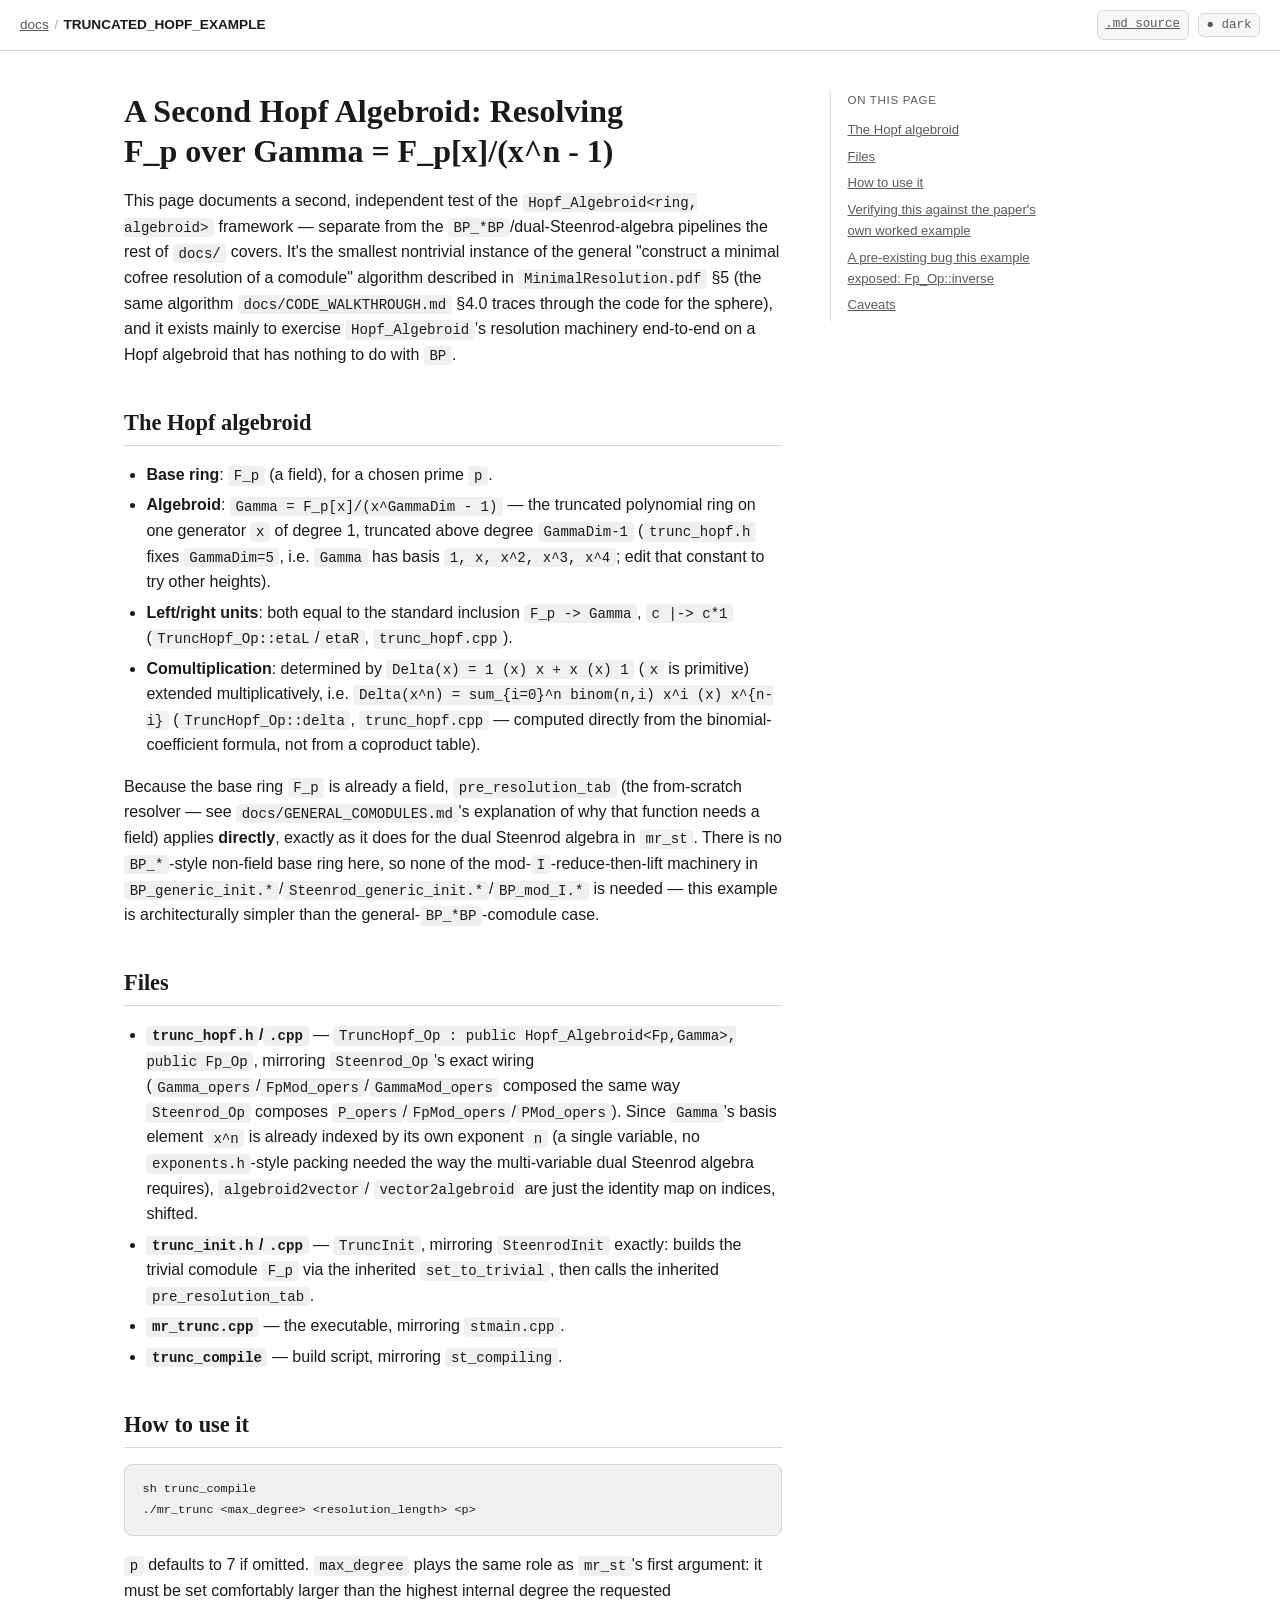
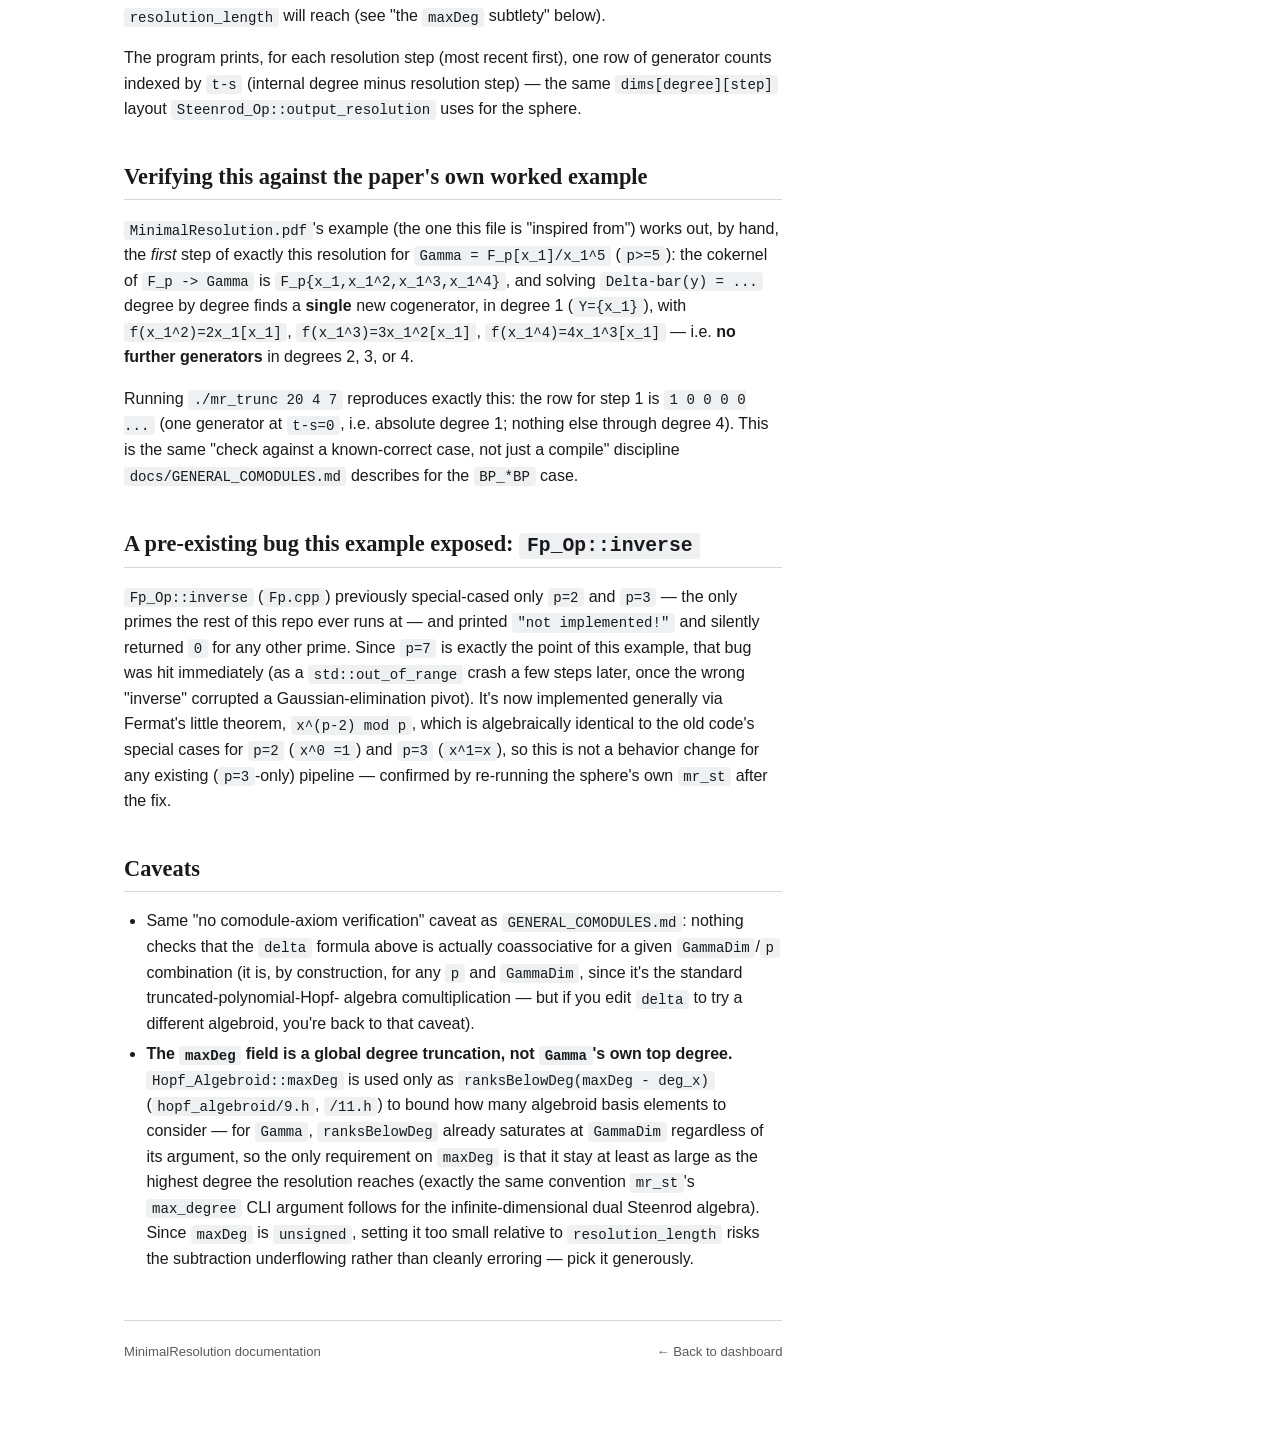
<file: docs/TRUNCATED_HOPF_EXAMPLE.html>
<!doctype html>
<html lang="en">
<head>
<meta charset="utf-8">
<meta name="viewport" content="width=device-width, initial-scale=1">
<title>A Second Hopf Algebroid: Resolving F_p over Gamma = F_p[x]/(x^n - 1) — MinimalResolution docs</title>
<link rel="stylesheet" href="./assets/style.css">
</head>
<body>
<div class="topbar">
  <div class="crumbs"><a href="./index.html">docs</a><span class="sep">/</span><span class="current">TRUNCATED_HOPF_EXAMPLE</span></div>
  <div class="actions">
    <a class="src-link" href="TRUNCATED_HOPF_EXAMPLE.md">.md source</a>
    <button class="theme-toggle" data-theme-toggle type="button">● dark</button>
  </div>
</div>
<div class="page-shell">
  <article>
<h1 id="a-second-hopf-algebroid-resolving-f_p-over-gamma-f_pxxn---1">A Second Hopf Algebroid: Resolving F_p over Gamma = F_p[x]/(x^n - 1)<a class="heading-anchor" href="#a-second-hopf-algebroid-resolving-f_p-over-gamma-f_pxxn---1">#</a></h1>
<p>This page documents a second, independent test of the <code>Hopf_Algebroid&lt;ring, algebroid&gt;</code> framework — separate from the <code>BP_*BP</code>/dual-Steenrod-algebra
pipelines the rest of <code>docs/</code> covers. It&#39;s the smallest nontrivial instance
of the general &quot;construct a minimal cofree resolution of a comodule&quot;
algorithm described in <code>MinimalResolution.pdf</code> §5 (the same algorithm
<code>docs/CODE_WALKTHROUGH.md</code> §4.0 traces through the code for the sphere), and
it exists mainly to exercise <code>Hopf_Algebroid</code>&#39;s resolution machinery
end-to-end on a Hopf algebroid that has nothing to do with <code>BP</code>.</p>
<h2 id="the-hopf-algebroid">The Hopf algebroid<a class="heading-anchor" href="#the-hopf-algebroid">#</a></h2>
<ul>
<li><strong>Base ring</strong>: <code>F_p</code> (a field), for a chosen prime <code>p</code>.</li>
<li><strong>Algebroid</strong>: <code>Gamma = F_p[x]/(x^GammaDim - 1)</code> — the truncated polynomial
ring on one generator <code>x</code> of degree 1, truncated above degree
<code>GammaDim-1</code> (<code>trunc_hopf.h</code> fixes <code>GammaDim=5</code>, i.e. <code>Gamma</code> has basis
<code>1, x, x^2, x^3, x^4</code>; edit that constant to try other heights).</li>
<li><strong>Left/right units</strong>: both equal to the standard inclusion <code>F_p -&gt; Gamma</code>, <code>c |-&gt; c*1</code> (<code>TruncHopf_Op::etaL</code>/<code>etaR</code>, <code>trunc_hopf.cpp</code>).</li>
<li><strong>Comultiplication</strong>: determined by <code>Delta(x) = 1 (x) x + x (x) 1</code> (<code>x</code> is
primitive) extended multiplicatively, i.e.
<code>Delta(x^n) = sum_{i=0}^n binom(n,i) x^i (x) x^{n-i}</code>
(<code>TruncHopf_Op::delta</code>, <code>trunc_hopf.cpp</code> — computed directly from the
binomial-coefficient formula, not from a coproduct table).</li>
</ul>
<p>Because the base ring <code>F_p</code> is already a field, <code>pre_resolution_tab</code> (the
from-scratch resolver — see <code>docs/GENERAL_COMODULES.md</code>&#39;s explanation of why
that function needs a field) applies <strong>directly</strong>, exactly as it does for
the dual Steenrod algebra in <code>mr_st</code>. There is no <code>BP_*</code>-style non-field
base ring here, so none of the mod-<code>I</code>-reduce-then-lift machinery in
<code>BP_generic_init.*</code>/<code>Steenrod_generic_init.*</code>/<code>BP_mod_I.*</code> is needed — this
example is architecturally simpler than the general-<code>BP_*BP</code>-comodule case.</p>
<h2 id="files">Files<a class="heading-anchor" href="#files">#</a></h2>
<ul>
<li><strong><code>trunc_hopf.h</code>/<code>.cpp</code></strong> — <code>TruncHopf_Op : public Hopf_Algebroid&lt;Fp,Gamma&gt;, public Fp_Op</code>, mirroring <code>Steenrod_Op</code>&#39;s exact wiring
(<code>Gamma_opers</code>/<code>FpMod_opers</code>/<code>GammaMod_opers</code> composed the same way
<code>Steenrod_Op</code> composes <code>P_opers</code>/<code>FpMod_opers</code>/<code>PMod_opers</code>). Since
<code>Gamma</code>&#39;s basis element <code>x^n</code> is already indexed by its own exponent <code>n</code>
(a single variable, no <code>exponents.h</code>-style packing needed the way the
multi-variable dual Steenrod algebra requires), <code>algebroid2vector</code>/
<code>vector2algebroid</code> are just the identity map on indices, shifted.</li>
<li><strong><code>trunc_init.h</code>/<code>.cpp</code></strong> — <code>TruncInit</code>, mirroring <code>SteenrodInit</code> exactly:
builds the trivial comodule <code>F_p</code> via the inherited <code>set_to_trivial</code>, then
calls the inherited <code>pre_resolution_tab</code>.</li>
<li><strong><code>mr_trunc.cpp</code></strong> — the executable, mirroring <code>stmain.cpp</code>.</li>
<li><strong><code>trunc_compile</code></strong> — build script, mirroring <code>st_compiling</code>.</li>
</ul>
<h2 id="how-to-use-it">How to use it<a class="heading-anchor" href="#how-to-use-it">#</a></h2>
<pre><code>sh trunc_compile
./mr_trunc &lt;max_degree&gt; &lt;resolution_length&gt; &lt;p&gt;</code></pre>
<p><code>p</code> defaults to 7 if omitted. <code>max_degree</code> plays the same role as <code>mr_st</code>&#39;s
first argument: it must be set comfortably larger than the highest internal
degree the requested <code>resolution_length</code> will reach (see &quot;the <code>maxDeg</code>
subtlety&quot; below).</p>
<p>The program prints, for each resolution step (most recent first), one row
of generator counts indexed by <code>t-s</code> (internal degree minus resolution
step) — the same <code>dims[degree][step]</code> layout <code>Steenrod_Op::output_resolution</code>
uses for the sphere.</p>
<h2 id="verifying-this-against-the-papers-own-worked-example">Verifying this against the paper&#39;s own worked example<a class="heading-anchor" href="#verifying-this-against-the-papers-own-worked-example">#</a></h2>
<p><code>MinimalResolution.pdf</code>&#39;s example (the one this file is &quot;inspired from&quot;)
works out, by hand, the <em>first</em> step of exactly this resolution for
<code>Gamma = F_p[x_1]/x_1^5</code> (<code>p&gt;=5</code>): the cokernel of <code>F_p -&gt; Gamma</code> is
<code>F_p{x_1,x_1^2,x_1^3,x_1^4}</code>, and solving <code>Delta-bar(y) = ...</code> degree by
degree finds a <strong>single</strong> new cogenerator, in degree 1 (<code>Y={x_1}</code>), with
<code>f(x_1^2)=2x_1[x_1]</code>, <code>f(x_1^3)=3x_1^2[x_1]</code>, <code>f(x_1^4)=4x_1^3[x_1]</code> — i.e.
<strong>no further generators</strong> in degrees 2, 3, or 4.</p>
<p>Running <code>./mr_trunc 20 4 7</code> reproduces exactly this: the row for step 1 is
<code>1  0  0  0  0  ...</code> (one generator at <code>t-s=0</code>, i.e. absolute degree 1;
nothing else through degree 4). This is the same &quot;check against a
known-correct case, not just a compile&quot; discipline <code>docs/GENERAL_COMODULES.md</code>
describes for the <code>BP_*BP</code> case.</p>
<h2 id="a-pre-existing-bug-this-example-exposed-fp_opinverse">A pre-existing bug this example exposed: <code>Fp_Op::inverse</code><a class="heading-anchor" href="#a-pre-existing-bug-this-example-exposed-fp_opinverse">#</a></h2>
<p><code>Fp_Op::inverse</code> (<code>Fp.cpp</code>) previously special-cased only <code>p=2</code> and <code>p=3</code> —
the only primes the rest of this repo ever runs at — and printed
<code>&quot;not implemented!&quot;</code> and silently returned <code>0</code> for any other prime.
Since <code>p=7</code> is exactly the point of this example, that bug was hit
immediately (as a <code>std::out_of_range</code> crash a few steps later, once the
wrong &quot;inverse&quot; corrupted a Gaussian-elimination pivot). It&#39;s now
implemented generally via Fermat&#39;s little theorem, <code>x^(p-2) mod p</code>, which
is algebraically identical to the old code&#39;s special cases for <code>p=2</code> (<code>x^0 =1</code>) and <code>p=3</code> (<code>x^1=x</code>), so this is not a behavior change for any
existing (<code>p=3</code>-only) pipeline — confirmed by re-running the sphere&#39;s own
<code>mr_st</code> after the fix.</p>
<h2 id="caveats">Caveats<a class="heading-anchor" href="#caveats">#</a></h2>
<ul>
<li>Same &quot;no comodule-axiom verification&quot; caveat as <code>GENERAL_COMODULES.md</code>:
nothing checks that the <code>delta</code> formula above is actually coassociative
for a given <code>GammaDim</code>/<code>p</code> combination (it is, by construction, for any
<code>p</code> and <code>GammaDim</code>, since it&#39;s the standard truncated-polynomial-Hopf-
algebra comultiplication — but if you edit <code>delta</code> to try a different
algebroid, you&#39;re back to that caveat).</li>
<li><strong>The <code>maxDeg</code> field is a global degree truncation, not <code>Gamma</code>&#39;s own top
degree.</strong> <code>Hopf_Algebroid::maxDeg</code> is used only as <code>ranksBelowDeg(maxDeg - deg_x)</code> (<code>hopf_algebroid/9.h</code>, <code>/11.h</code>) to bound how many algebroid basis
elements to consider — for <code>Gamma</code>, <code>ranksBelowDeg</code> already saturates at
<code>GammaDim</code> regardless of its argument, so the only requirement on
<code>maxDeg</code> is that it stay at least as large as the highest degree the
resolution reaches (exactly the same convention <code>mr_st</code>&#39;s <code>max_degree</code>
CLI argument follows for the infinite-dimensional dual Steenrod algebra).
Since <code>maxDeg</code> is <code>unsigned</code>, setting it too small relative to
<code>resolution_length</code> risks the subtraction underflowing rather than
cleanly erroring — pick it generously.</li>
</ul>

  <footer class="page-footer">
    <span>MinimalResolution documentation</span>
    <a href="./index.html">&larr; Back to dashboard</a>
  </footer>
  </article>
  <nav id="toc" aria-label="Table of contents"></nav>
</div>
<script src="./assets/page.js"></script>
</body>
</html>
</file>
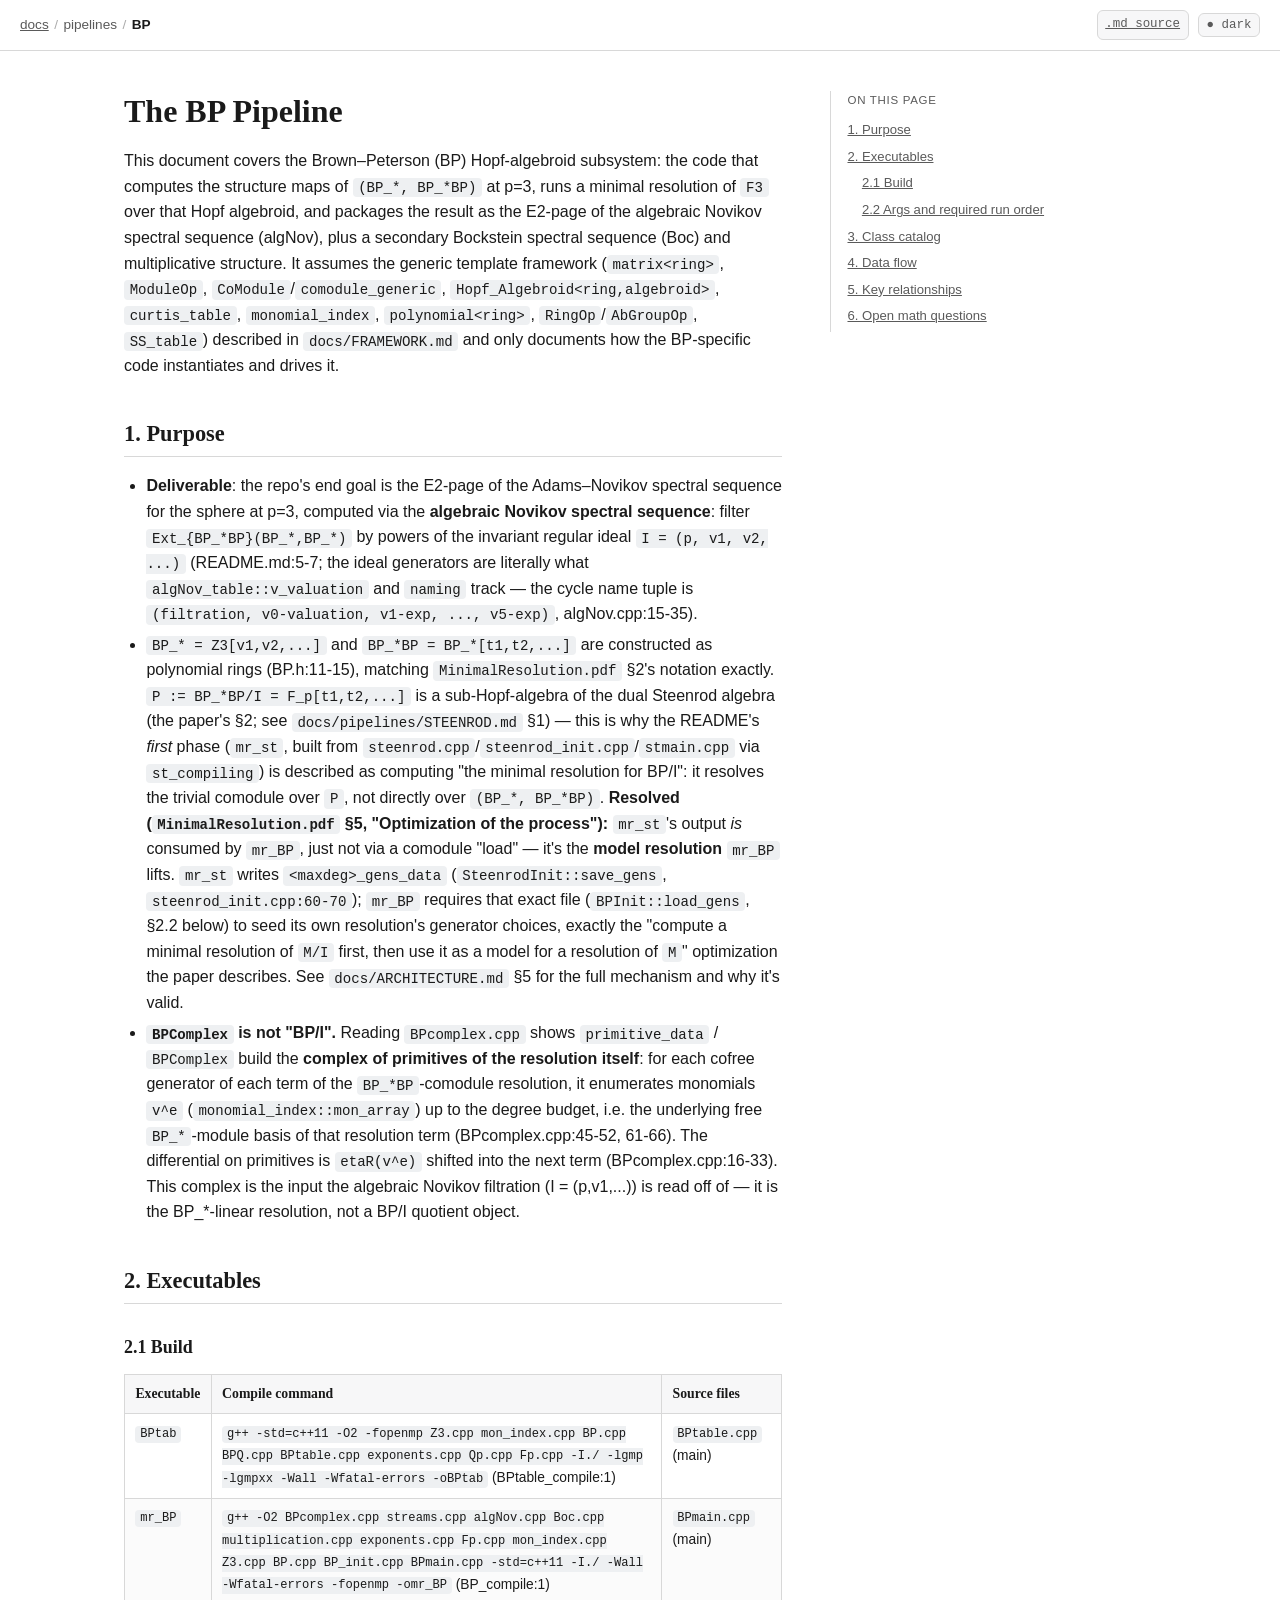
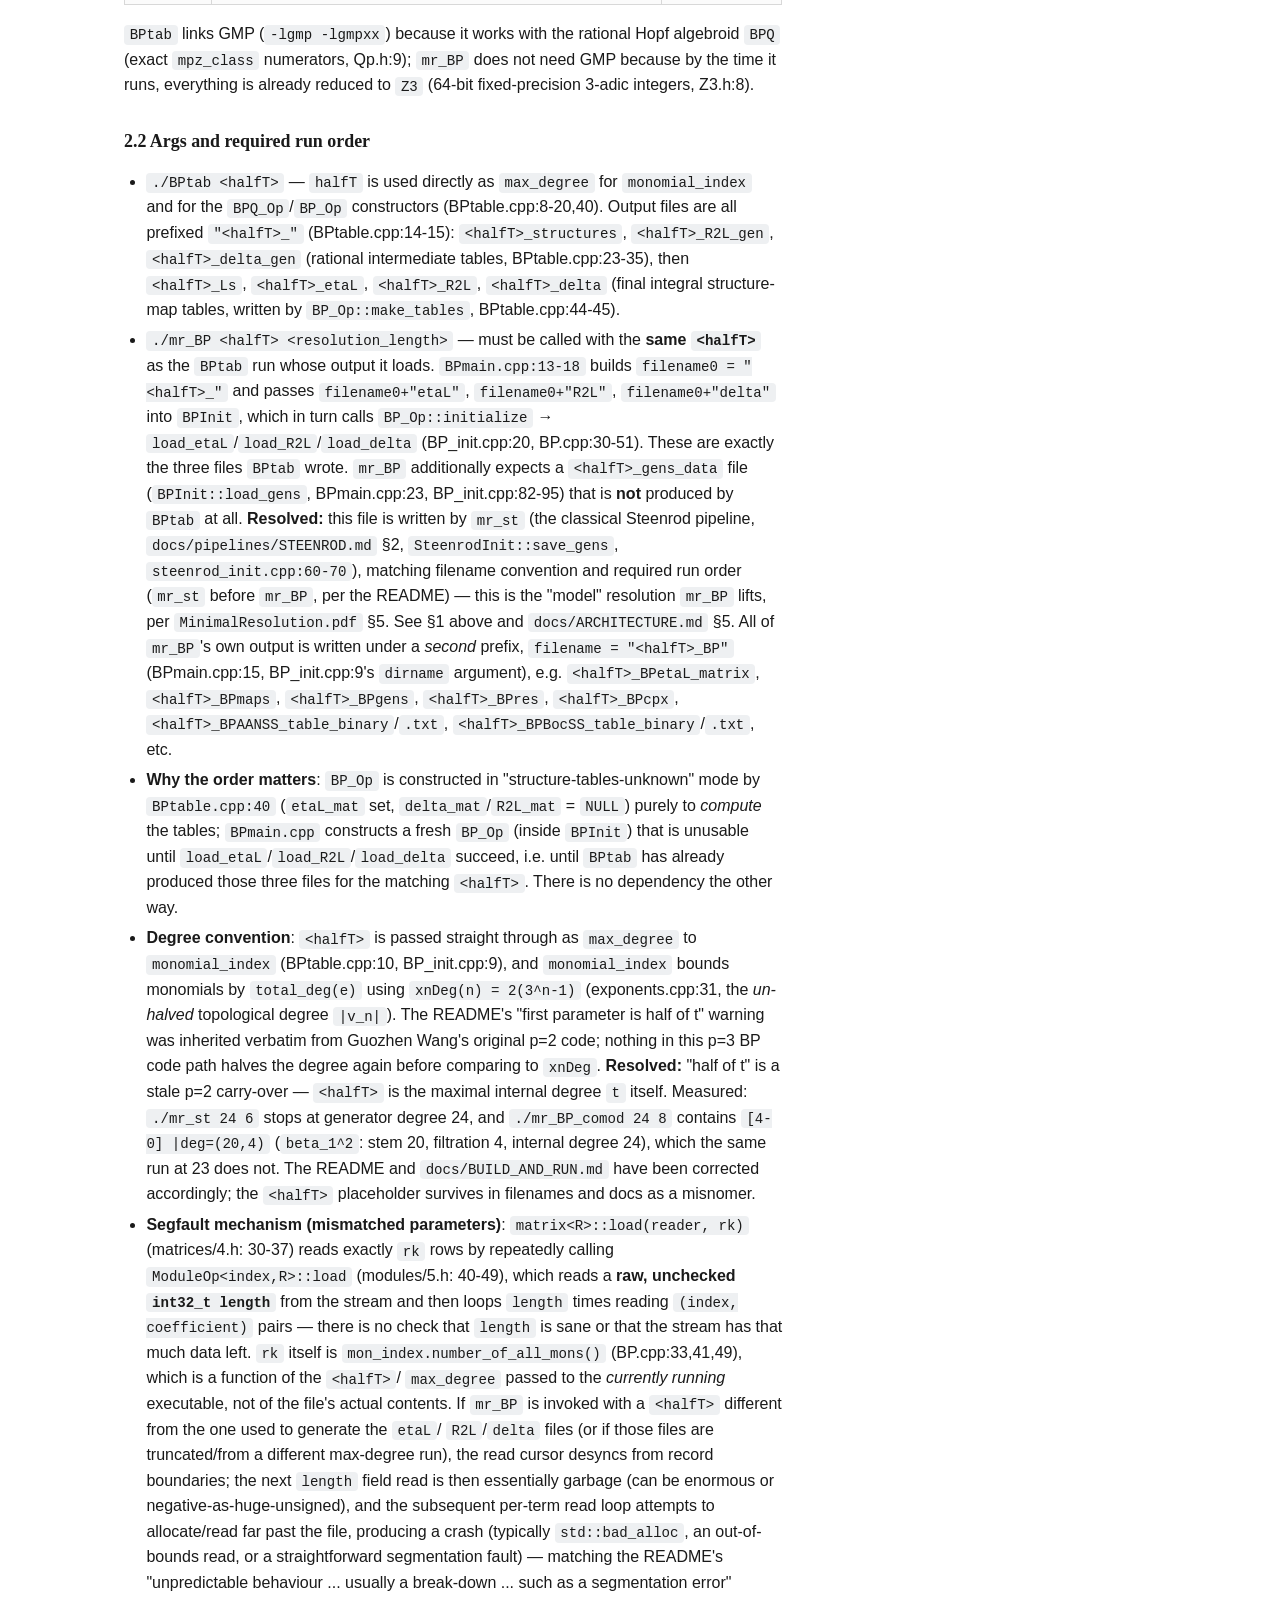
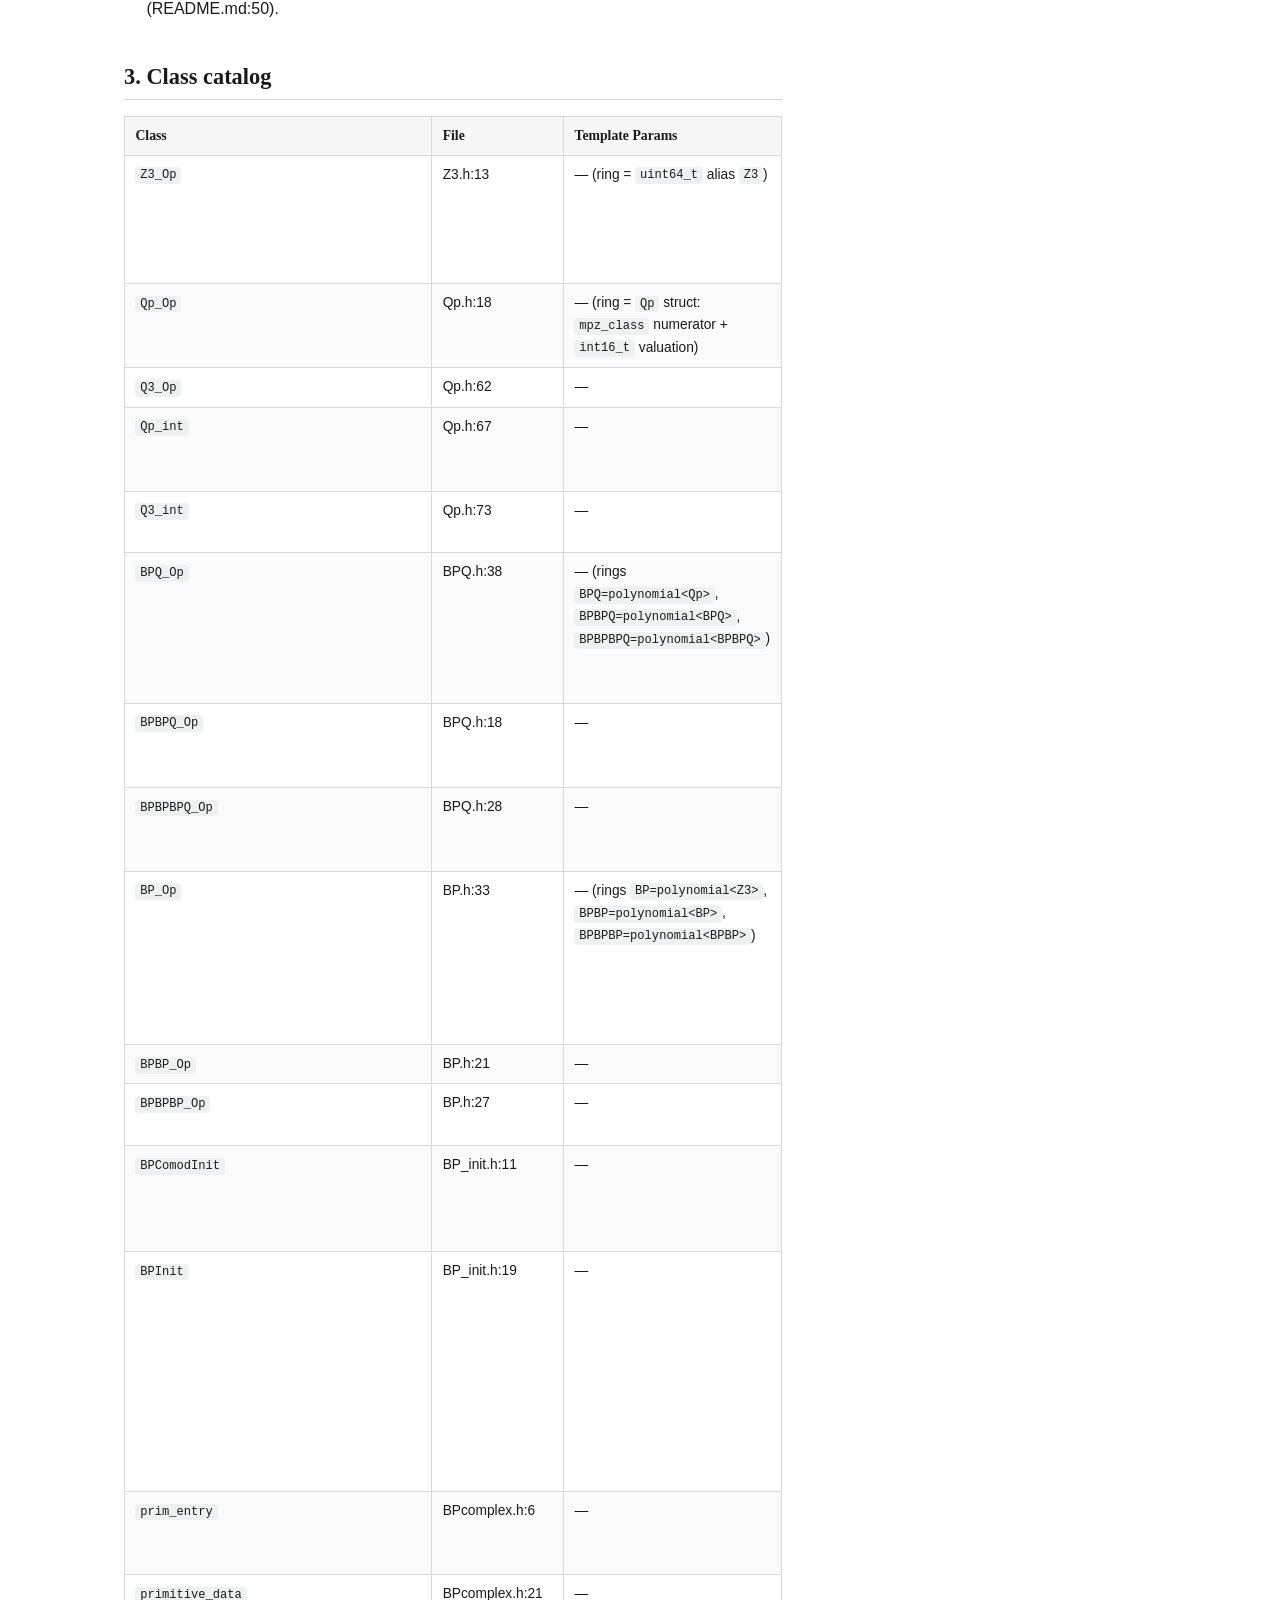
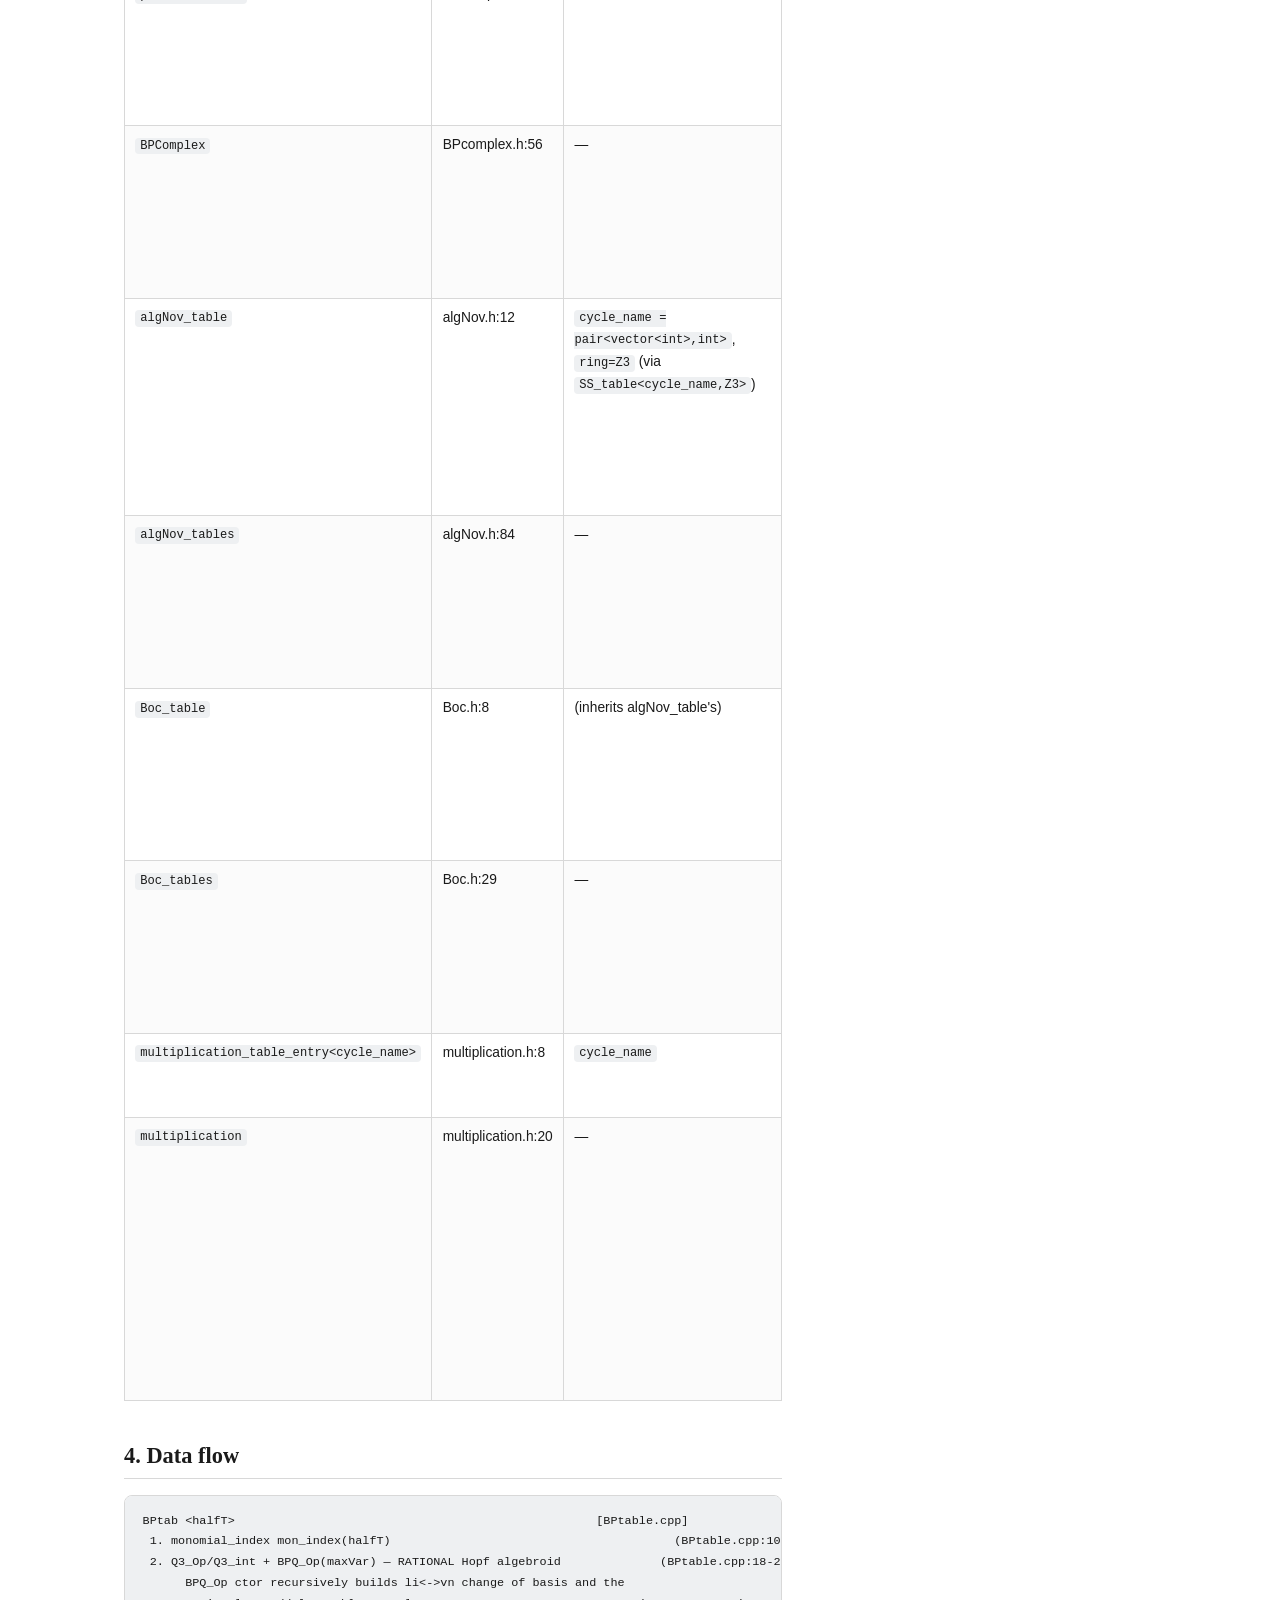
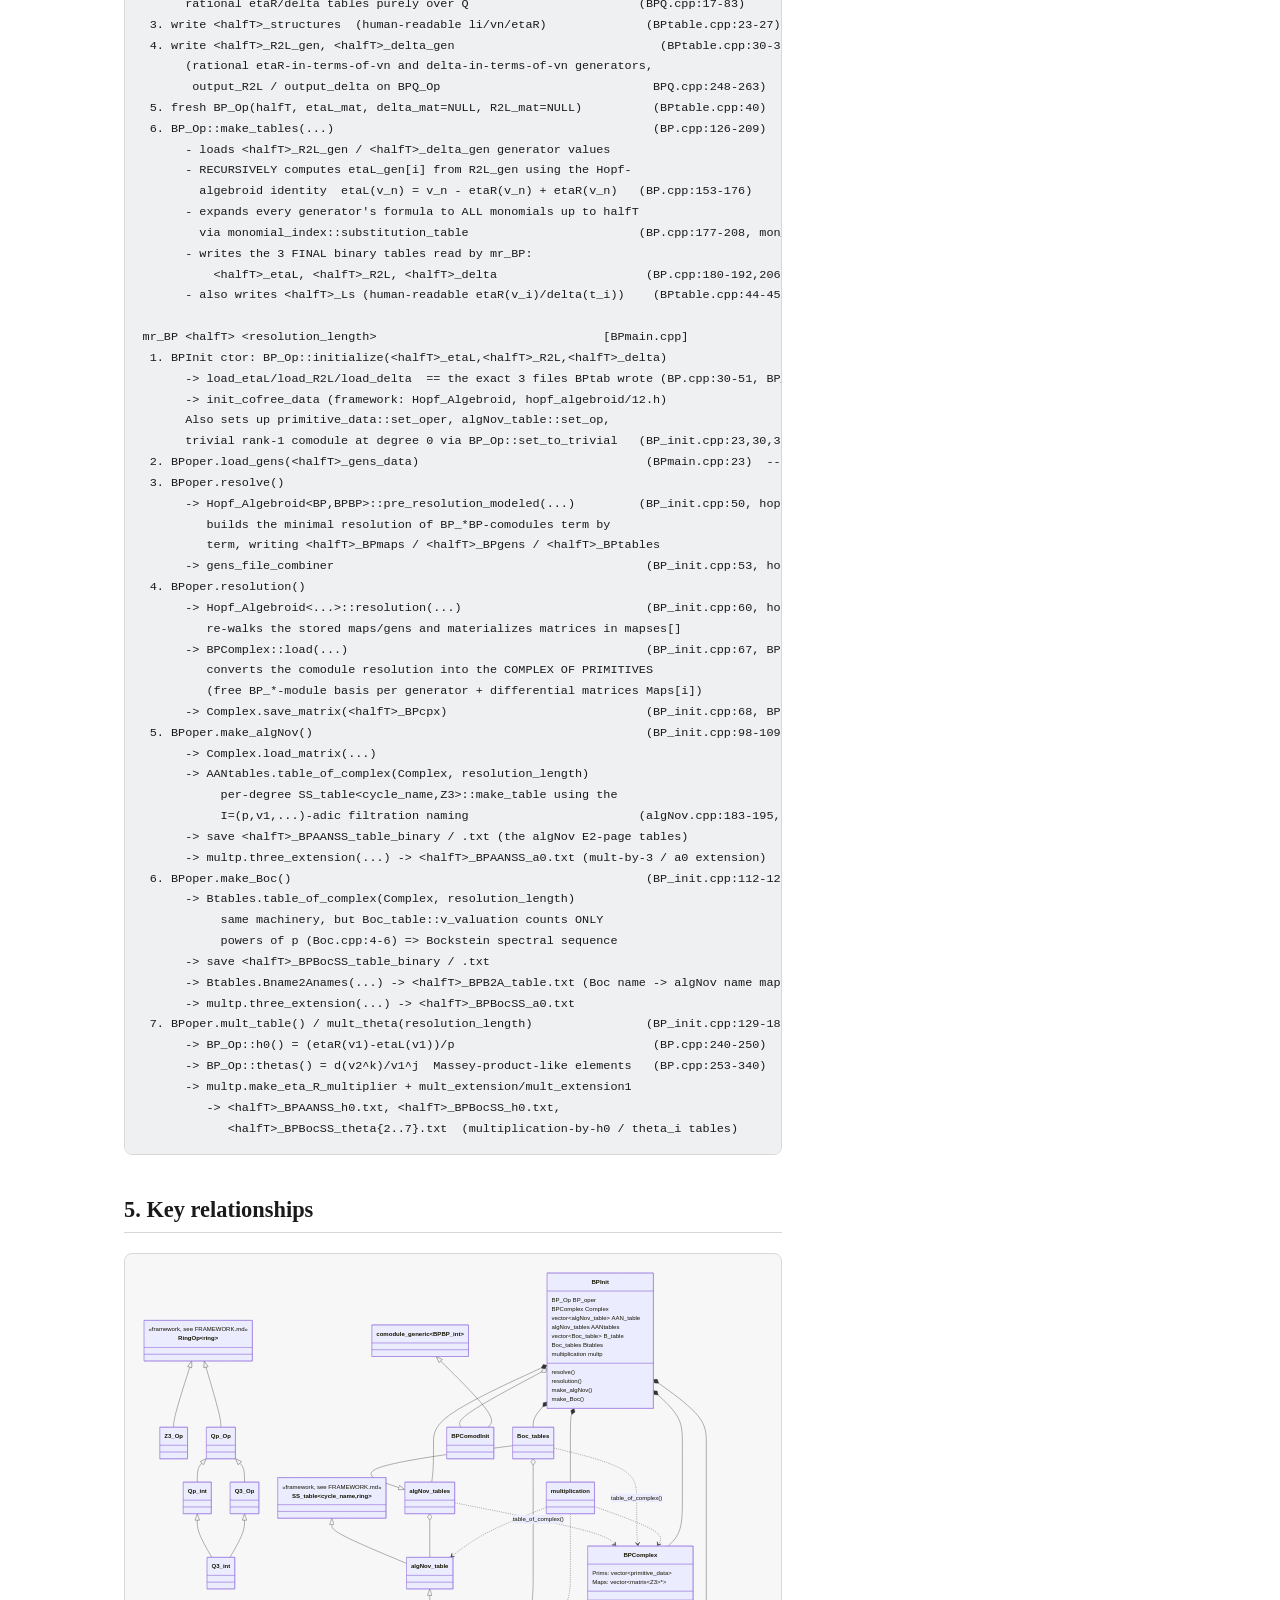
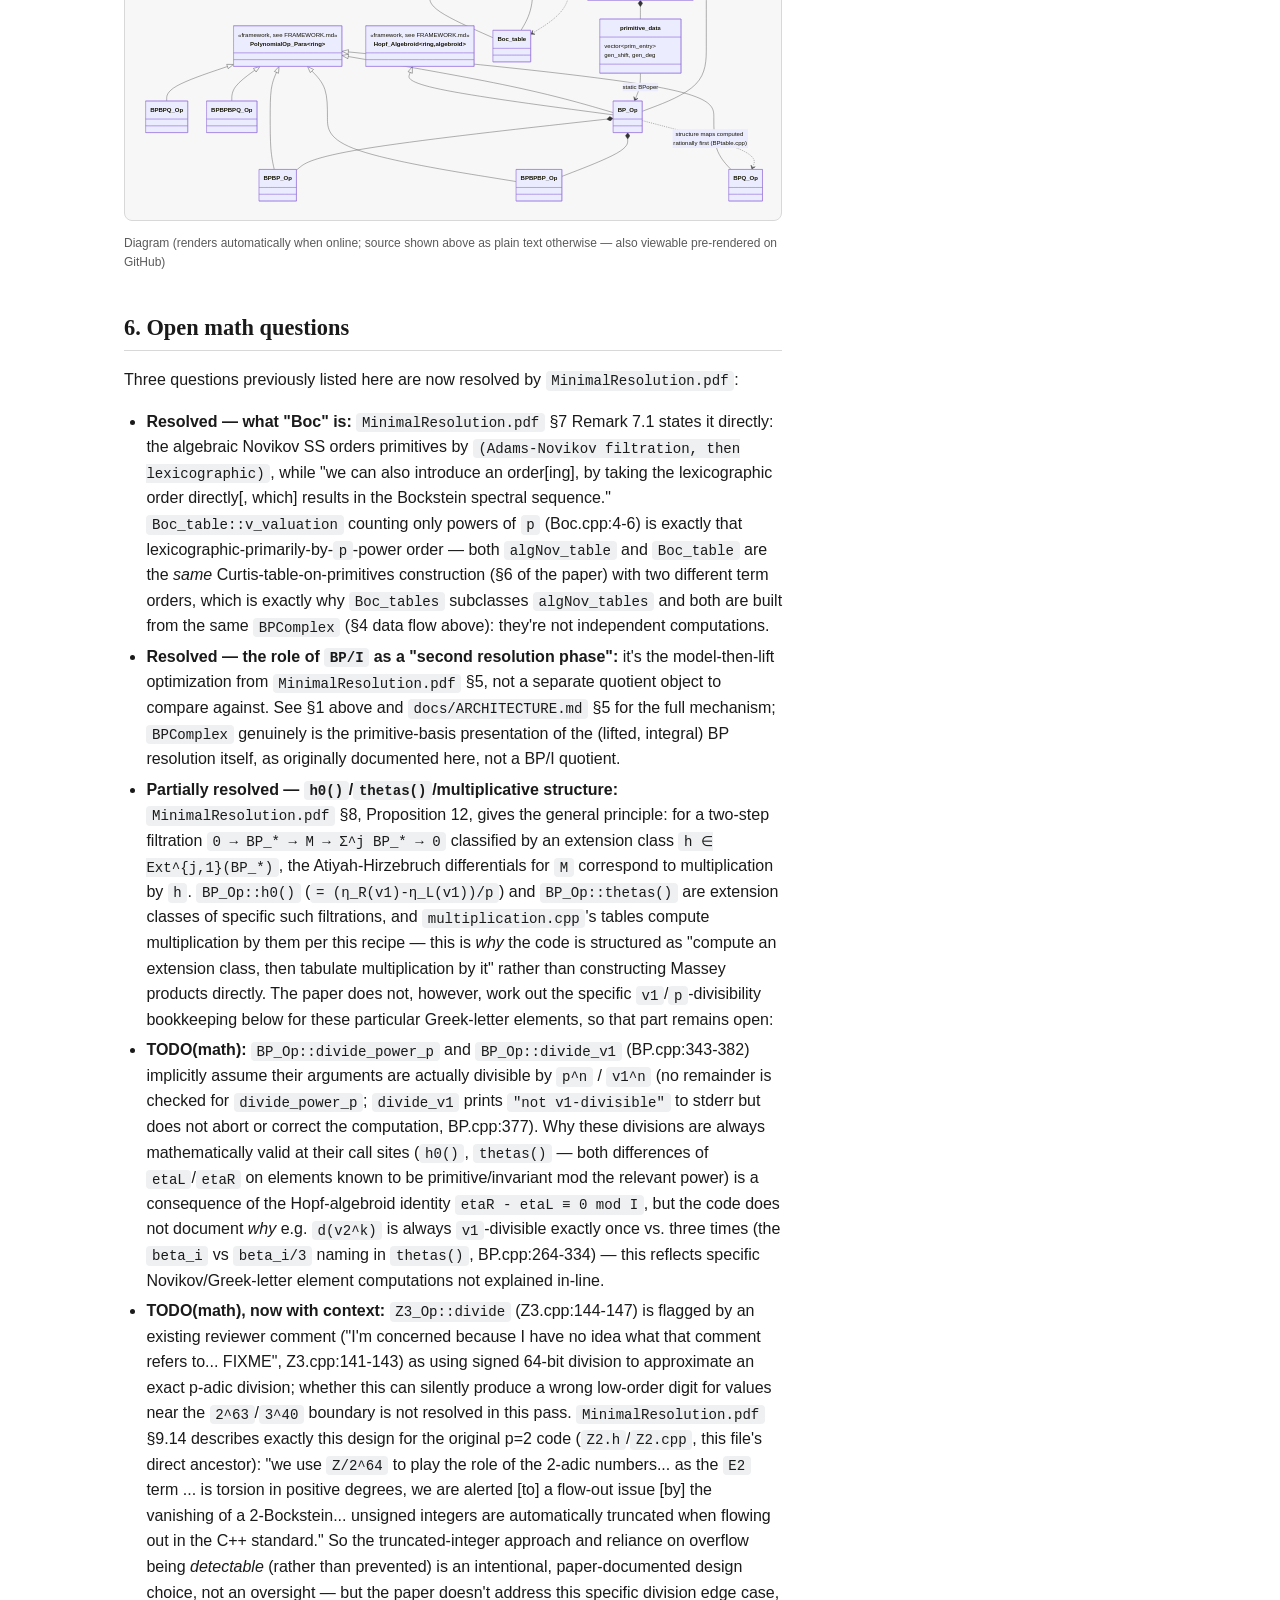
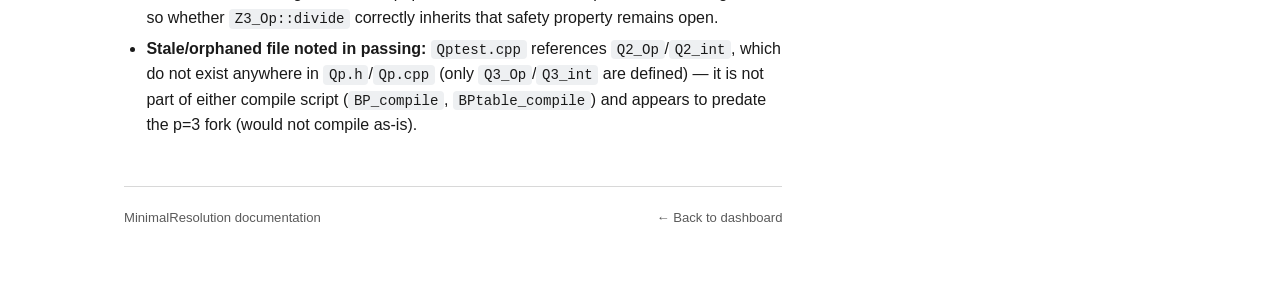
<file: docs/pipelines/BP.html>
<!doctype html>
<html lang="en">
<head>
<meta charset="utf-8">
<meta name="viewport" content="width=device-width, initial-scale=1">
<title>The BP Pipeline — MinimalResolution docs</title>
<link rel="stylesheet" href="../assets/style.css">
</head>
<body>
<div class="topbar">
  <div class="crumbs"><a href="../index.html">docs</a><span class="sep">/</span><span>pipelines</span><span class="sep">/</span><span class="current">BP</span></div>
  <div class="actions">
    <a class="src-link" href="BP.md">.md source</a>
    <button class="theme-toggle" data-theme-toggle type="button">● dark</button>
  </div>
</div>
<div class="page-shell">
  <article>
<h1 id="the-bp-pipeline">The BP Pipeline<a class="heading-anchor" href="#the-bp-pipeline">#</a></h1>
<p>This document covers the Brown–Peterson (BP) Hopf-algebroid subsystem: the code that computes
the structure maps of <code>(BP_*, BP_*BP)</code> at p=3, runs a minimal resolution of <code>F3</code> over that
Hopf algebroid, and packages the result as the E2-page of the algebraic Novikov spectral
sequence (algNov), plus a secondary Bockstein spectral sequence (Boc) and multiplicative
structure. It assumes the generic template framework (<code>matrix&lt;ring&gt;</code>, <code>ModuleOp</code>,
<code>CoModule</code>/<code>comodule_generic</code>, <code>Hopf_Algebroid&lt;ring,algebroid&gt;</code>, <code>curtis_table</code>,
<code>monomial_index</code>, <code>polynomial&lt;ring&gt;</code>, <code>RingOp</code>/<code>AbGroupOp</code>, <code>SS_table</code>) described in
<code>docs/FRAMEWORK.md</code> and only documents how the BP-specific code instantiates and drives it.</p>
<h2 id="1-purpose">1. Purpose<a class="heading-anchor" href="#1-purpose">#</a></h2>
<ul>
<li><strong>Deliverable</strong>: the repo&#39;s end goal is the E2-page of the Adams–Novikov spectral sequence
for the sphere at p=3, computed via the <strong>algebraic Novikov spectral sequence</strong>: filter
<code>Ext_{BP_*BP}(BP_*,BP_*)</code> by powers of the invariant regular ideal <code>I = (p, v1, v2, ...)</code>
(README.md:5-7; the ideal generators are literally what <code>algNov_table::v_valuation</code> and
<code>naming</code> track — the cycle name tuple is <code>(filtration, v0-valuation, v1-exp, ..., v5-exp)</code>,
algNov.cpp:15-35).</li>
<li><code>BP_* = Z3[v1,v2,...]</code> and <code>BP_*BP = BP_*[t1,t2,...]</code> are constructed as polynomial rings
(BP.h:11-15), matching <code>MinimalResolution.pdf</code> §2&#39;s notation exactly. <code>P := BP_*BP/I = F_p[t1,t2,...]</code> is a sub-Hopf-algebra of the dual Steenrod algebra (the paper&#39;s §2; see
<code>docs/pipelines/STEENROD.md</code> §1) — this is why the README&#39;s <em>first</em> phase (<code>mr_st</code>, built from
<code>steenrod.cpp</code>/<code>steenrod_init.cpp</code>/<code>stmain.cpp</code> via <code>st_compiling</code>) is described as computing
&quot;the minimal resolution for BP/I&quot;: it resolves the trivial comodule over <code>P</code>, not directly
over <code>(BP_*, BP_*BP)</code>.
<strong>Resolved (<code>MinimalResolution.pdf</code> §5, &quot;Optimization of the process&quot;):</strong> <code>mr_st</code>&#39;s output
<em>is</em> consumed by <code>mr_BP</code>, just not via a comodule &quot;load&quot; — it&#39;s the <strong>model resolution</strong>
<code>mr_BP</code> lifts. <code>mr_st</code> writes <code>&lt;maxdeg&gt;_gens_data</code> (<code>SteenrodInit::save_gens</code>,
<code>steenrod_init.cpp:60-70</code>); <code>mr_BP</code> requires that exact file (<code>BPInit::load_gens</code>, §2.2 below)
to seed its own resolution&#39;s generator choices, exactly the &quot;compute a minimal resolution of
<code>M/I</code> first, then use it as a model for a resolution of <code>M</code>&quot; optimization the paper describes.
See <code>docs/ARCHITECTURE.md</code> §5 for the full mechanism and why it&#39;s valid.</li>
<li><strong><code>BPComplex</code> is not &quot;BP/I&quot;.</strong> Reading <code>BPcomplex.cpp</code> shows <code>primitive_data</code> /
<code>BPComplex</code> build the <strong>complex of primitives of the resolution itself</strong>: for each cofree
generator of each term of the <code>BP_*BP</code>-comodule resolution, it enumerates monomials
<code>v^e</code> (<code>monomial_index::mon_array</code>) up to the degree budget, i.e. the underlying free
<code>BP_*</code>-module basis of that resolution term (BPcomplex.cpp:45-52, 61-66). The differential
on primitives is <code>etaR(v^e)</code> shifted into the next term (BPcomplex.cpp:16-33). This complex is
the input the algebraic Novikov filtration (I = (p,v1,...)) is read off of — it is the
BP_*-linear resolution, not a BP/I quotient object.</li>
</ul>
<h2 id="2-executables">2. Executables<a class="heading-anchor" href="#2-executables">#</a></h2>
<h3 id="21-build">2.1 Build<a class="heading-anchor" href="#21-build">#</a></h3>
<div class="table-wrap"><table>
<thead><tr>
<th>Executable</th>
<th>Compile command</th>
<th>Source files</th>
</tr>
</thead>
<tbody><tr>
<td><code>BPtab</code></td>
<td><code>g++ -std=c++11 -O2 -fopenmp Z3.cpp mon_index.cpp BP.cpp BPQ.cpp BPtable.cpp exponents.cpp Qp.cpp Fp.cpp -I./ -lgmp -lgmpxx -Wall -Wfatal-errors -oBPtab</code> (BPtable_compile:1)</td>
<td><code>BPtable.cpp</code> (main)</td>
</tr>
<tr>
<td><code>mr_BP</code></td>
<td><code>g++ -O2 BPcomplex.cpp streams.cpp algNov.cpp Boc.cpp multiplication.cpp exponents.cpp Fp.cpp mon_index.cpp Z3.cpp BP.cpp BP_init.cpp BPmain.cpp -std=c++11 -I./ -Wall -Wfatal-errors -fopenmp -omr_BP</code> (BP_compile:1)</td>
<td><code>BPmain.cpp</code> (main)</td>
</tr>
</tbody>
</table></div>
<p><code>BPtab</code> links GMP (<code>-lgmp -lgmpxx</code>) because it works with the rational Hopf algebroid <code>BPQ</code>
(exact <code>mpz_class</code> numerators, Qp.h:9); <code>mr_BP</code> does not need GMP because by the time it runs,
everything is already reduced to <code>Z3</code> (64-bit fixed-precision 3-adic integers, Z3.h:8).</p>
<h3 id="22-args-and-required-run-order">2.2 Args and required run order<a class="heading-anchor" href="#22-args-and-required-run-order">#</a></h3>
<ul>
<li><code>./BPtab &lt;halfT&gt;</code> — <code>halfT</code> is used directly as <code>max_degree</code> for <code>monomial_index</code> and for the
<code>BPQ_Op</code>/<code>BP_Op</code> constructors (BPtable.cpp:8-20,40). Output files are all prefixed
<code>&quot;&lt;halfT&gt;_&quot;</code> (BPtable.cpp:14-15): <code>&lt;halfT&gt;_structures</code>, <code>&lt;halfT&gt;_R2L_gen</code>,
<code>&lt;halfT&gt;_delta_gen</code> (rational intermediate tables, BPtable.cpp:23-35), then
<code>&lt;halfT&gt;_Ls</code>, <code>&lt;halfT&gt;_etaL</code>, <code>&lt;halfT&gt;_R2L</code>, <code>&lt;halfT&gt;_delta</code> (final integral structure-map
tables, written by <code>BP_Op::make_tables</code>, BPtable.cpp:44-45).</li>
<li><code>./mr_BP &lt;halfT&gt; &lt;resolution_length&gt;</code> — must be called with the <strong>same <code>&lt;halfT&gt;</code></strong> as the
<code>BPtab</code> run whose output it loads. <code>BPmain.cpp:13-18</code> builds <code>filename0 = &quot;&lt;halfT&gt;_&quot;</code> and
passes <code>filename0+&quot;etaL&quot;</code>, <code>filename0+&quot;R2L&quot;</code>, <code>filename0+&quot;delta&quot;</code> into <code>BPInit</code>, which in turn
calls <code>BP_Op::initialize</code> → <code>load_etaL</code>/<code>load_R2L</code>/<code>load_delta</code> (BP_init.cpp:20,
BP.cpp:30-51). These are exactly the three files <code>BPtab</code> wrote. <code>mr_BP</code> additionally expects a
<code>&lt;halfT&gt;_gens_data</code> file (<code>BPInit::load_gens</code>, BPmain.cpp:23, BP_init.cpp:82-95) that is <strong>not</strong>
produced by <code>BPtab</code> at all. <strong>Resolved:</strong> this file is written by <code>mr_st</code> (the classical
Steenrod pipeline, <code>docs/pipelines/STEENROD.md</code> §2, <code>SteenrodInit::save_gens</code>,
<code>steenrod_init.cpp:60-70</code>), matching filename convention and required run order
(<code>mr_st</code> before <code>mr_BP</code>, per the README) — this is the &quot;model&quot; resolution <code>mr_BP</code> lifts,
per <code>MinimalResolution.pdf</code> §5. See §1 above and <code>docs/ARCHITECTURE.md</code> §5.
All of <code>mr_BP</code>&#39;s own output is written under a <em>second</em> prefix, <code>filename = &quot;&lt;halfT&gt;_BP&quot;</code>
(BPmain.cpp:15, BP_init.cpp:9&#39;s <code>dirname</code> argument), e.g. <code>&lt;halfT&gt;_BPetaL_matrix</code>,
<code>&lt;halfT&gt;_BPmaps</code>, <code>&lt;halfT&gt;_BPgens</code>, <code>&lt;halfT&gt;_BPres</code>, <code>&lt;halfT&gt;_BPcpx</code>,
<code>&lt;halfT&gt;_BPAANSS_table_binary</code>/<code>.txt</code>, <code>&lt;halfT&gt;_BPBocSS_table_binary</code>/<code>.txt</code>, etc.</li>
<li><strong>Why the order matters</strong>: <code>BP_Op</code> is constructed in &quot;structure-tables-unknown&quot; mode by
<code>BPtable.cpp:40</code> (<code>etaL_mat</code> set, <code>delta_mat</code>/<code>R2L_mat</code> = <code>NULL</code>) purely to <em>compute</em> the
tables; <code>BPmain.cpp</code> constructs a fresh <code>BP_Op</code> (inside <code>BPInit</code>) that is unusable until
<code>load_etaL</code>/<code>load_R2L</code>/<code>load_delta</code> succeed, i.e. until <code>BPtab</code> has already produced those
three files for the matching <code>&lt;halfT&gt;</code>. There is no dependency the other way.</li>
<li><strong>Degree convention</strong>: <code>&lt;halfT&gt;</code> is passed straight through as <code>max_degree</code> to
<code>monomial_index</code> (BPtable.cpp:10, BP_init.cpp:9), and <code>monomial_index</code> bounds monomials by
<code>total_deg(e)</code> using <code>xnDeg(n) = 2(3^n-1)</code> (exponents.cpp:31, the <em>un-halved</em> topological
degree <code>|v_n|</code>). The README&#39;s &quot;first parameter is half of t&quot; warning was inherited verbatim
from Guozhen Wang&#39;s original p=2 code; nothing in this p=3 BP code path halves the degree
again before comparing to <code>xnDeg</code>.
<strong>Resolved:</strong> &quot;half of t&quot; is a stale p=2 carry-over — <code>&lt;halfT&gt;</code> is the maximal internal
degree <code>t</code> itself. Measured: <code>./mr_st 24 6</code> stops at generator degree 24, and
<code>./mr_BP_comod 24 8</code> contains <code>[4-0] |deg=(20,4)</code> (<code>beta_1^2</code>: stem 20, filtration 4,
internal degree 24), which the same run at 23 does not. The README and
<code>docs/BUILD_AND_RUN.md</code> have been corrected accordingly; the <code>&lt;halfT&gt;</code> placeholder survives
in filenames and docs as a misnomer.</li>
<li><strong>Segfault mechanism (mismatched parameters)</strong>: <code>matrix&lt;R&gt;::load(reader, rk)</code> (matrices/4.h:
30-37) reads exactly <code>rk</code> rows by repeatedly calling <code>ModuleOp&lt;index,R&gt;::load</code> (modules/5.h:
40-49), which reads a <strong>raw, unchecked <code>int32_t length</code></strong> from the stream and then loops
<code>length</code> times reading <code>(index, coefficient)</code> pairs — there is no check that <code>length</code> is
sane or that the stream has that much data left. <code>rk</code> itself is
<code>mon_index.number_of_all_mons()</code> (BP.cpp:33,41,49), which is a function of the <code>&lt;halfT&gt;</code>/
<code>max_degree</code> passed to the <em>currently running</em> executable, not of the file&#39;s actual contents.
If <code>mr_BP</code> is invoked with a <code>&lt;halfT&gt;</code> different from the one used to generate the <code>etaL</code>/
<code>R2L</code>/<code>delta</code> files (or if those files are truncated/from a different max-degree run), the
read cursor desyncs from record boundaries; the next <code>length</code> field read is then essentially
garbage (can be enormous or negative-as-huge-unsigned), and the subsequent per-term read loop
attempts to allocate/read far past the file, producing a crash (typically <code>std::bad_alloc</code>,
an out-of-bounds read, or a straightforward segmentation fault) — matching the README&#39;s
&quot;unpredictable behaviour ... usually a break-down ... such as a segmentation error&quot;
(README.md:50).</li>
</ul>
<h2 id="3-class-catalog">3. Class catalog<a class="heading-anchor" href="#3-class-catalog">#</a></h2>
<div class="table-wrap"><table>
<thead><tr>
<th>Class</th>
<th>File</th>
<th>Template Params</th>
<th>Base Classes</th>
<th>Purpose</th>
</tr>
</thead>
<tbody><tr>
<td><code>Z3_Op</code></td>
<td>Z3.h:13</td>
<td>— (ring = <code>uint64_t</code> alias <code>Z3</code>)</td>
<td><code>virtual RingOp&lt;Z3&gt;</code></td>
<td>Ring of 3-adic integers truncated mod <code>3^40</code> (fits in 64 bits); add/multiply/invert/valuation/<code>divide</code> by <code>p^n</code>, lift from residue field <code>F3=Fp</code> (Z3.cpp:5-152).</td>
</tr>
<tr>
<td><code>Qp_Op</code></td>
<td>Qp.h:18</td>
<td>— (ring = <code>Qp</code> struct: <code>mpz_class</code> numerator + <code>int16_t</code> valuation)</td>
<td><code>virtual RingOp&lt;Qp&gt;</code></td>
<td>Arbitrary-precision p-local rationals via GMP; <code>prime()</code> is pure virtual (abstract over p).</td>
</tr>
<tr>
<td><code>Q3_Op</code></td>
<td>Qp.h:62</td>
<td>—</td>
<td><code>virtual public Qp_Op</code></td>
<td>Fixes <code>prime()=3</code>.</td>
</tr>
<tr>
<td><code>Qp_int</code></td>
<td>Qp.h:67</td>
<td>—</td>
<td><code>virtual public Qp_Op</code></td>
<td>Overrides <code>save</code> to serialize only the truncated 64-bit integer part (<code>int_part</code>), not the full <code>Qp</code>.</td>
</tr>
<tr>
<td><code>Q3_int</code></td>
<td>Qp.h:73</td>
<td>—</td>
<td><code>virtual public Qp_int, virtual public Q3_Op</code></td>
<td>p=3 + integral-IO combination; overrides <code>output</code> to print the truncated integer.</td>
</tr>
<tr>
<td><code>BPQ_Op</code></td>
<td>BPQ.h:38</td>
<td>— (rings <code>BPQ=polynomial&lt;Qp&gt;</code>, <code>BPBPQ=polynomial&lt;BPQ&gt;</code>, <code>BPBPBPQ=polynomial&lt;BPBPQ&gt;</code>)</td>
<td><code>virtual public PolynomialOp_Para&lt;Qp&gt;</code></td>
<td>The <strong>rational</strong> Hopf algebroid <code>BP_*⊗Q</code>. Builds <code>li</code>⇄<code>vn</code> change-of-basis tables and the rational <code>etaR</code>/<code>delta</code> structure maps by direct recursive formulas over <code>Q</code>(BPQ.cpp:17-83), so no mod-p division problems arise.</td>
</tr>
<tr>
<td><code>BPBPQ_Op</code></td>
<td>BPQ.h:18</td>
<td>—</td>
<td><code>PolynomialOp_Para&lt;BPQ&gt;</code></td>
<td>Ring ops on <code>BP_*BP⊗Q</code>; <code>construct(n,s1,k,s2,coef)</code> builds <code>coef·v_n^{s1}[t_k^{s2}]</code>.</td>
</tr>
<tr>
<td><code>BPBPBPQ_Op</code></td>
<td>BPQ.h:28</td>
<td>—</td>
<td><code>PolynomialOp_Para&lt;BPBPQ&gt;</code></td>
<td>Ring ops on <code>BP_*BP⊗BP_*BP⊗Q</code> (used for <code>delta</code>); <code>construct</code> builds `v_n^s[t_{k1}^{i1}</td>
</tr>
<tr>
<td><code>BP_Op</code></td>
<td>BP.h:33</td>
<td>— (rings <code>BP=polynomial&lt;Z3&gt;</code>, <code>BPBP=polynomial&lt;BP&gt;</code>, <code>BPBPBP=polynomial&lt;BPBP&gt;</code>)</td>
<td><code>virtual public Hopf_Algebroid&lt;BP,BPBP&gt;</code>, <code>public PolynomialOp_Para&lt;Z3&gt;</code></td>
<td>The <strong>integral/mod-3ⁿ</strong> Hopf algebroid <code>(BP_*,BP_*BP)</code>; owns the loaded <code>etaL_table</code>/<code>delta_table</code>/<code>R2L_table</code> matrices, implements <code>etaL</code>, <code>etaR</code>, <code>R2L</code>, <code>delta</code>, <code>algebroid2vector</code>, <code>divide_power_p</code>, <code>divide_v1</code>, <code>h0()</code>, <code>thetas()</code>.</td>
</tr>
<tr>
<td><code>BPBP_Op</code></td>
<td>BP.h:21</td>
<td>—</td>
<td><code>PolynomialOp_Para&lt;BP&gt;</code></td>
<td>Ring ops on <code>BP_*BP</code>.</td>
</tr>
<tr>
<td><code>BPBPBP_Op</code></td>
<td>BP.h:27</td>
<td>—</td>
<td><code>PolynomialOp_Para&lt;BPBP&gt;</code></td>
<td>Ring ops on <code>BP_*BP⊗_{BP_*}BP_*BP</code> (target of <code>delta</code>).</td>
</tr>
<tr>
<td><code>BPComodInit</code></td>
<td>BP_init.h:11</td>
<td>—</td>
<td><code>BPCoMod_generic</code> = <code>comodule_generic&lt;BPBP,int&gt;</code></td>
<td>Loads a generic <code>BP_*BP</code>-comodule&#39;s coaction matrix from a file (constructed once, initialized to the trivial rank-1 comodule by <code>BP_Op::set_to_trivial</code>).</td>
</tr>
<tr>
<td><code>BPInit</code></td>
<td>BP_init.h:19</td>
<td>—</td>
<td>(none; a plain driver/aggregator class)</td>
<td>Owns every operator/table object for one <code>mr_BP</code> run (<code>Z3_Op</code>, <code>BP_Op</code>, matrix files, <code>BPComplex</code>, <code>algNov_table</code>s/<code>algNov_tables</code>, <code>Boc_table</code>s/<code>Boc_tables</code>, <code>multiplication</code>); exposes <code>resolve()</code>, <code>resolution()</code>, <code>make_algNov()</code>, <code>make_Boc()</code>, <code>mult_table()</code>, <code>mult_theta()</code> as the pipeline steps.</td>
</tr>
<tr>
<td><code>prim_entry</code></td>
<td>BPcomplex.h:6</td>
<td>—</td>
<td>(none)</td>
<td>One primitive basis element <code>v^coeficient[gen_pos]</code>: a monomial exponent paired with a generator index.</td>
</tr>
<tr>
<td><code>primitive_data</code></td>
<td>BPcomplex.h:21</td>
<td>—</td>
<td><code>public std::vector&lt;prim_entry&gt;</code></td>
<td>The full primitive basis of one resolution term (list of <code>prim_entry</code> + parallel <code>gen_shift</code>/<code>gen_deg</code> arrays + a <code>prim_index</code> lookup map); static <code>BPoper</code>/<code>Z3Mod_oper</code> shared across all instances.</td>
</tr>
<tr>
<td><code>BPComplex</code></td>
<td>BPcomplex.h:56</td>
<td>—</td>
<td>(none)</td>
<td>The chain complex of primitives: <code>Prims[i]</code> (basis) and <code>Maps[i]</code> (<code>matrix&lt;Z3&gt;*</code>, the differential in terms of primitives) for each homological degree, built from a stored comodule resolution (<code>load</code>) or from disk (<code>load_matrix</code>).</td>
</tr>
<tr>
<td><code>algNov_table</code></td>
<td>algNov.h:12</td>
<td><code>cycle_name = pair&lt;vector&lt;int&gt;,int&gt;</code>, <code>ring=Z3</code> (via <code>SS_table&lt;cycle_name,Z3&gt;</code>)</td>
<td><code>virtual SS_table&lt;cycle_name,Z3&gt;</code></td>
<td>One homological degree&#39;s algebraic-Novikov E1/Curtis table: names cycles by <code>(v-adic filtration, v0-valuation, v1-exp,...,v5-exp, gen_pos)</code> (algNov.cpp:20-35), implements the <code>SS_table</code> pure-virtual hooks (<code>naming</code>, <code>leading_term</code>, <code>save</code>/<code>load</code>, <code>output</code>, <code>valid</code>, <code>tagged</code>, <code>invalid</code>, <code>cycle_pot</code>, <code>get_tag</code>).</td>
</tr>
<tr>
<td><code>algNov_tables</code></td>
<td>algNov.h:84</td>
<td>—</td>
<td>(none)</td>
<td>Owns one <code>algNov_table*</code> per homological degree; <code>table_of_complex</code> wires <code>Ptag</code>/<code>Pcyc</code> (adjacent <code>BPComplex::Prims</code>) and calls <code>SS_table::make_table</code> per degree (algNov.cpp:183-195); aggregate <code>save</code>/<code>load</code>/<code>output_tables</code>.</td>
</tr>
<tr>
<td><code>Boc_table</code></td>
<td>Boc.h:8</td>
<td>(inherits algNov_table&#39;s)</td>
<td><code>public algNov_table</code></td>
<td>Bockstein spectral sequence table: same cycle-name machinery but <code>v_valuation</code> overridden to count <strong>only</strong> powers of <code>v0=p</code> (Boc.cpp:4-6), so filtration tracks 3-divisibility, not the full v_i-adic filtration; adds <code>Bname2Aname</code> to relate Bockstein names back to algebraic-Novikov names.</td>
</tr>
<tr>
<td><code>Boc_tables</code></td>
<td>Boc.h:29</td>
<td>—</td>
<td><code>public algNov_tables</code></td>
<td>Same aggregation as <code>algNov_tables</code> but over <code>Boc_table</code>s; explicitly poisons the inherited <code>set_table(vector&lt;algNov_table&gt;*)</code> overload (Boc.cpp:8-10) to stop misuse, requiring the <code>vector&lt;Boc_table&gt;*</code> overload.</td>
</tr>
<tr>
<td><code>multiplication_table_entry&lt;cycle_name&gt;</code></td>
<td>multiplication.h:8</td>
<td><code>cycle_name</code></td>
<td>(none)</td>
<td>One row of a multiplication table: an <code>original_name</code> and the <code>(tag-names, cycle-names)</code> pair it multiplies to.</td>
</tr>
<tr>
<td><code>multiplication</code></td>
<td>multiplication.h:20</td>
<td>—</td>
<td>(none)</td>
<td>Computes multiplicative structure on the algNov/Boc tables: <code>make_eta_R_multiplier</code> (matrix of <code>x ↦ η_R(x)·(given BPBP element)</code>), <code>mult_extension</code>/<code>mult_extension1</code> (push a table&#39;s entries through a multiplier matrix and re-name the result in the next table), <code>three_extension</code> (multiplication by the integer 3), and various <code>output_multiplication_table*</code> pretty-printers.</td>
</tr>
</tbody>
</table></div>
<h2 id="4-data-flow">4. Data flow<a class="heading-anchor" href="#4-data-flow">#</a></h2>
<pre><code>BPtab &lt;halfT&gt;                                                   [BPtable.cpp]
 1. monomial_index mon_index(halfT)                                        (BPtable.cpp:10)
 2. Q3_Op/Q3_int + BPQ_Op(maxVar) — RATIONAL Hopf algebroid              (BPtable.cpp:18-20)
      BPQ_Op ctor recursively builds li&lt;-&gt;vn change of basis and the
      rational etaR/delta tables purely over Q                        (BPQ.cpp:17-83)
 3. write &lt;halfT&gt;_structures  (human-readable li/vn/etaR)              (BPtable.cpp:23-27)
 4. write &lt;halfT&gt;_R2L_gen, &lt;halfT&gt;_delta_gen                             (BPtable.cpp:30-35)
      (rational etaR-in-terms-of-vn and delta-in-terms-of-vn generators,
       output_R2L / output_delta on BPQ_Op                              BPQ.cpp:248-263)
 5. fresh BP_Op(halfT, etaL_mat, delta_mat=NULL, R2L_mat=NULL)          (BPtable.cpp:40)
 6. BP_Op::make_tables(...)                                             (BP.cpp:126-209)
      - loads &lt;halfT&gt;_R2L_gen / &lt;halfT&gt;_delta_gen generator values
      - RECURSIVELY computes etaL_gen[i] from R2L_gen using the Hopf-
        algebroid identity  etaL(v_n) = v_n - etaR(v_n) + etaR(v_n)   (BP.cpp:153-176)
      - expands every generator's formula to ALL monomials up to halfT
        via monomial_index::substitution_table                        (BP.cpp:177-208, mon_index.h:37-63)
      - writes the 3 FINAL binary tables read by mr_BP:
          &lt;halfT&gt;_etaL, &lt;halfT&gt;_R2L, &lt;halfT&gt;_delta                     (BP.cpp:180-192,206-208)
      - also writes &lt;halfT&gt;_Ls (human-readable etaR(v_i)/delta(t_i))    (BPtable.cpp:44-45)

mr_BP &lt;halfT&gt; &lt;resolution_length&gt;                                [BPmain.cpp]
 1. BPInit ctor: BP_Op::initialize(&lt;halfT&gt;_etaL,&lt;halfT&gt;_R2L,&lt;halfT&gt;_delta)
      -&gt; load_etaL/load_R2L/load_delta  == the exact 3 files BPtab wrote (BP.cpp:30-51, BP_init.cpp:20)
      -&gt; init_cofree_data (framework: Hopf_Algebroid, hopf_algebroid/12.h)
      Also sets up primitive_data::set_oper, algNov_table::set_op,
      trivial rank-1 comodule at degree 0 via BP_Op::set_to_trivial   (BP_init.cpp:23,30,33)
 2. BPoper.load_gens(&lt;halfT&gt;_gens_data)                                (BPmain.cpp:23)  -- external input, not produced by BPtab
 3. BPoper.resolve()
      -&gt; Hopf_Algebroid&lt;BP,BPBP&gt;::pre_resolution_modeled(...)         (BP_init.cpp:50, hopf_algebroid/6.h:41)
         builds the minimal resolution of BP_*BP-comodules term by
         term, writing &lt;halfT&gt;_BPmaps / &lt;halfT&gt;_BPgens / &lt;halfT&gt;_BPtables
      -&gt; gens_file_combiner                                            (BP_init.cpp:53, hopf_algebroid/6.h:123)
 4. BPoper.resolution()
      -&gt; Hopf_Algebroid&lt;...&gt;::resolution(...)                          (BP_init.cpp:60, hopf_algebroid/8.h:4)
         re-walks the stored maps/gens and materializes matrices in mapses[]
      -&gt; BPComplex::load(...)                                          (BP_init.cpp:67, BPcomplex.cpp:121-150)
         converts the comodule resolution into the COMPLEX OF PRIMITIVES
         (free BP_*-module basis per generator + differential matrices Maps[i])
      -&gt; Complex.save_matrix(&lt;halfT&gt;_BPcpx)                            (BP_init.cpp:68, BPcomplex.cpp:153-157)
 5. BPoper.make_algNov()                                               (BP_init.cpp:98-109)
      -&gt; Complex.load_matrix(...)
      -&gt; AANtables.table_of_complex(Complex, resolution_length)
           per-degree SS_table&lt;cycle_name,Z3&gt;::make_table using the
           I=(p,v1,...)-adic filtration naming                        (algNov.cpp:183-195, algNov.cpp:15-35)
      -&gt; save &lt;halfT&gt;_BPAANSS_table_binary / .txt (the algNov E2-page tables)
      -&gt; multp.three_extension(...) -&gt; &lt;halfT&gt;_BPAANSS_a0.txt (mult-by-3 / a0 extension)
 6. BPoper.make_Boc()                                                  (BP_init.cpp:112-127)
      -&gt; Btables.table_of_complex(Complex, resolution_length)
           same machinery, but Boc_table::v_valuation counts ONLY
           powers of p (Boc.cpp:4-6) =&gt; Bockstein spectral sequence
      -&gt; save &lt;halfT&gt;_BPBocSS_table_binary / .txt
      -&gt; Btables.Bname2Anames(...) -&gt; &lt;halfT&gt;_BPB2A_table.txt (Boc name -&gt; algNov name map)
      -&gt; multp.three_extension(...) -&gt; &lt;halfT&gt;_BPBocSS_a0.txt
 7. BPoper.mult_table() / mult_theta(resolution_length)                (BP_init.cpp:129-187)
      -&gt; BP_Op::h0() = (etaR(v1)-etaL(v1))/p                            (BP.cpp:240-250)
      -&gt; BP_Op::thetas() = d(v2^k)/v1^j  Massey-product-like elements   (BP.cpp:253-340)
      -&gt; multp.make_eta_R_multiplier + mult_extension/mult_extension1
         -&gt; &lt;halfT&gt;_BPAANSS_h0.txt, &lt;halfT&gt;_BPBocSS_h0.txt,
            &lt;halfT&gt;_BPBocSS_theta{2..7}.txt  (multiplication-by-h0 / theta_i tables)</code></pre>
<h2 id="5-key-relationships">5. Key relationships<a class="heading-anchor" href="#5-key-relationships">#</a></h2>
<div class="mermaid-wrap"><pre class="mermaid">classDiagram
    class RingOp~ring~ { &lt;&lt;framework, see FRAMEWORK.md&gt;&gt; }
    class Hopf_Algebroid~ring,algebroid~ { &lt;&lt;framework, see FRAMEWORK.md&gt;&gt; }
    class SS_table~cycle_name,ring~ { &lt;&lt;framework, see FRAMEWORK.md&gt;&gt; }
    class PolynomialOp_Para~ring~ { &lt;&lt;framework, see FRAMEWORK.md&gt;&gt; }

    RingOp~Z3~ &lt;|-- Z3_Op
    RingOp~Qp~ &lt;|-- Qp_Op
    Qp_Op &lt;|-- Q3_Op
    Qp_Op &lt;|-- Qp_int
    Qp_int &lt;|-- Q3_int
    Q3_Op &lt;|-- Q3_int

    PolynomialOp_Para~Qp~ &lt;|-- BPQ_Op
    PolynomialOp_Para~BPQ~ &lt;|-- BPBPQ_Op
    PolynomialOp_Para~BPBPQ~ &lt;|-- BPBPBPQ_Op

    Hopf_Algebroid~BP_BPBP~ &lt;|-- BP_Op
    PolynomialOp_Para~Z3~ &lt;|-- BP_Op
    PolynomialOp_Para~BP~ &lt;|-- BPBP_Op
    PolynomialOp_Para~BPBP~ &lt;|-- BPBPBP_Op
    BP_Op *-- BPBP_Op
    BP_Op *-- BPBPBP_Op
    BP_Op ..&gt; BPQ_Op : structure maps computed rationally first (BPtable.cpp)

    SS_table~cycle_name_Z3~ &lt;|-- algNov_table
    algNov_table &lt;|-- Boc_table
    algNov_tables o-- algNov_table
    Boc_tables --|&gt; algNov_tables
    Boc_tables o-- Boc_table

    class BPComplex {
      Prims: vector~primitive_data~
      Maps: vector~matrix~Z3~*~
    }
    class primitive_data {
      vector~prim_entry~
      gen_shift, gen_deg
    }
    BPComplex *-- primitive_data
    primitive_data --&gt; BP_Op : static BPoper
    algNov_tables ..&gt; BPComplex : table_of_complex()
    Boc_tables ..&gt; BPComplex : table_of_complex()
    multiplication ..&gt; BPComplex
    multiplication ..&gt; algNov_table
    multiplication ..&gt; Boc_table

    class BPInit {
      BP_Op BP_oper
      BPComplex Complex
      vector~algNov_table~ AAN_table
      algNov_tables AANtables
      vector~Boc_table~ B_table
      Boc_tables Btables
      multiplication multp
      resolve()
      resolution()
      make_algNov()
      make_Boc()
    }
    BPInit *-- BP_Op
    BPInit *-- BPComplex
    BPInit *-- algNov_tables
    BPInit *-- Boc_tables
    BPInit *-- multiplication
    BPInit o-- BPComodInit
    class BPComodInit
    comodule_generic~BPBP_int~ &lt;|-- BPComodInit</pre><div class="mermaid-fallback-note">Diagram (renders automatically when online; source shown above as plain text otherwise — also viewable pre-rendered on GitHub)</div></div>
<h2 id="6-open-math-questions">6. Open math questions<a class="heading-anchor" href="#6-open-math-questions">#</a></h2>
<p>Three questions previously listed here are now resolved by <code>MinimalResolution.pdf</code>:</p>
<ul>
<li><strong>Resolved — what &quot;Boc&quot; is:</strong> <code>MinimalResolution.pdf</code> §7 Remark 7.1 states it directly: the
algebraic Novikov SS orders primitives by <code>(Adams-Novikov filtration, then lexicographic)</code>,
while &quot;we can also introduce an order[ing], by taking the lexicographic order directly[, which]
results in the Bockstein spectral sequence.&quot; <code>Boc_table::v_valuation</code> counting only powers of
<code>p</code> (Boc.cpp:4-6) is exactly that lexicographic-primarily-by-<code>p</code>-power order — both <code>algNov_table</code>
and <code>Boc_table</code> are the <em>same</em> Curtis-table-on-primitives construction (§6 of the paper) with two
different term orders, which is exactly why <code>Boc_tables</code> subclasses <code>algNov_tables</code> and both are
built from the same <code>BPComplex</code> (§4 data flow above): they&#39;re not independent computations.</li>
<li><strong>Resolved — the role of <code>BP/I</code> as a &quot;second resolution phase&quot;:</strong> it&#39;s the model-then-lift
optimization from <code>MinimalResolution.pdf</code> §5, not a separate quotient object to compare against.
See §1 above and <code>docs/ARCHITECTURE.md</code> §5 for the full mechanism; <code>BPComplex</code> genuinely is the
primitive-basis presentation of the (lifted, integral) BP resolution itself, as originally
documented here, not a BP/I quotient.</li>
<li><strong>Partially resolved — <code>h0()</code>/<code>thetas()</code>/multiplicative structure:</strong> <code>MinimalResolution.pdf</code> §8,
Proposition 12, gives the general principle: for a two-step filtration
<code>0 → BP_* → M → Σ^j BP_* → 0</code> classified by an extension class <code>h ∈ Ext^{j,1}(BP_*)</code>, the
Atiyah-Hirzebruch differentials for <code>M</code> correspond to multiplication by <code>h</code>. <code>BP_Op::h0()</code>
(<code>= (η_R(v1)-η_L(v1))/p</code>) and <code>BP_Op::thetas()</code> are extension classes of specific such
filtrations, and <code>multiplication.cpp</code>&#39;s tables compute multiplication by them per this recipe —
this is <em>why</em> the code is structured as &quot;compute an extension class, then tabulate multiplication
by it&quot; rather than constructing Massey products directly. The paper does not, however, work out
the specific <code>v1</code>/<code>p</code>-divisibility bookkeeping below for these particular Greek-letter elements,
so that part remains open:</li>
<li><strong>TODO(math):</strong> <code>BP_Op::divide_power_p</code> and <code>BP_Op::divide_v1</code> (BP.cpp:343-382) implicitly
assume their arguments are actually divisible by <code>p^n</code> / <code>v1^n</code> (no remainder is checked for
<code>divide_power_p</code>; <code>divide_v1</code> prints <code>&quot;not v1-divisible&quot;</code> to stderr but does not abort or
correct the computation, BP.cpp:377). Why these divisions are always mathematically valid at
their call sites (<code>h0()</code>, <code>thetas()</code> — both differences of <code>etaL</code>/<code>etaR</code> on elements known to
be primitive/invariant mod the relevant power) is a consequence of the Hopf-algebroid identity
<code>etaR - etaL ≡ 0 mod I</code>, but the code does not document <em>why</em> e.g. <code>d(v2^k)</code> is always
<code>v1</code>-divisible exactly once vs. three times (the <code>beta_i</code> vs <code>beta_i/3</code> naming in <code>thetas()</code>,
BP.cpp:264-334) — this reflects specific Novikov/Greek-letter element computations not
explained in-line.</li>
<li><strong>TODO(math), now with context:</strong> <code>Z3_Op::divide</code> (Z3.cpp:144-147) is flagged by an existing
reviewer comment (&quot;I&#39;m concerned because I have no idea what that comment refers to... FIXME&quot;,
Z3.cpp:141-143) as using signed 64-bit division to approximate an exact p-adic division;
whether this can silently produce a wrong low-order digit for values near the <code>2^63</code>/<code>3^40</code>
boundary is not resolved in this pass. <code>MinimalResolution.pdf</code> §9.14 describes exactly this
design for the original p=2 code (<code>Z2.h</code>/<code>Z2.cpp</code>, this file&#39;s direct ancestor): &quot;we use
<code>Z/2^64</code> to play the role of the 2-adic numbers... as the <code>E2</code> term ... is torsion in positive
degrees, we are alerted [to] a flow-out issue [by] the vanishing of a 2-Bockstein... unsigned
integers are automatically truncated when flowing out in the C++ standard.&quot; So the
truncated-integer approach and reliance on overflow being <em>detectable</em> (rather than prevented) is an
intentional, paper-documented design choice, not an oversight — but the paper doesn&#39;t address
this specific division edge case, so whether <code>Z3_Op::divide</code> correctly inherits that safety
property remains open.</li>
<li><strong>Stale/orphaned file noted in passing:</strong> <code>Qptest.cpp</code> references <code>Q2_Op</code>/<code>Q2_int</code>, which do
not exist anywhere in <code>Qp.h</code>/<code>Qp.cpp</code> (only <code>Q3_Op</code>/<code>Q3_int</code> are defined) — it is not part of
either compile script (<code>BP_compile</code>, <code>BPtable_compile</code>) and appears to predate the p=3 fork
(would not compile as-is).</li>
</ul>

  <footer class="page-footer">
    <span>MinimalResolution documentation</span>
    <a href="../index.html">&larr; Back to dashboard</a>
  </footer>
  </article>
  <nav id="toc" aria-label="Table of contents"></nav>
</div>
<script src="../assets/page.js"></script>
</body>
</html>
</file>
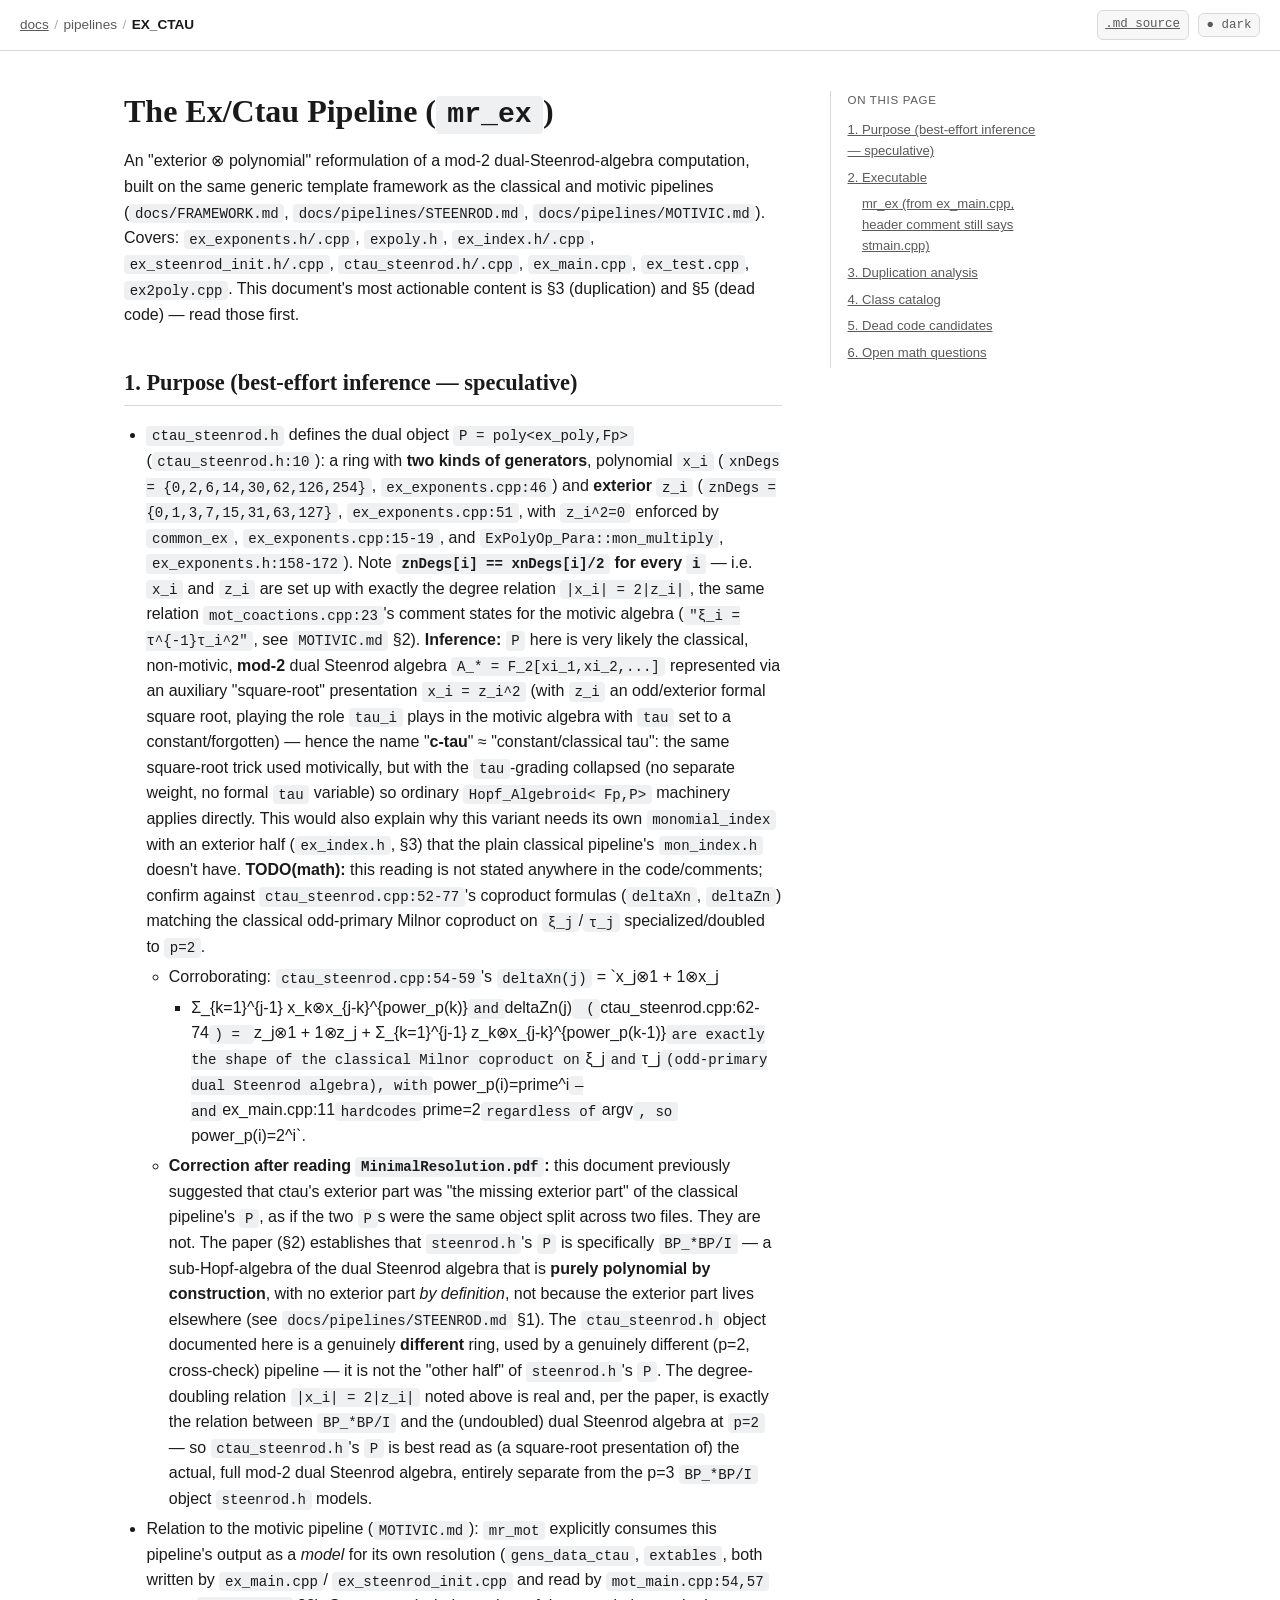
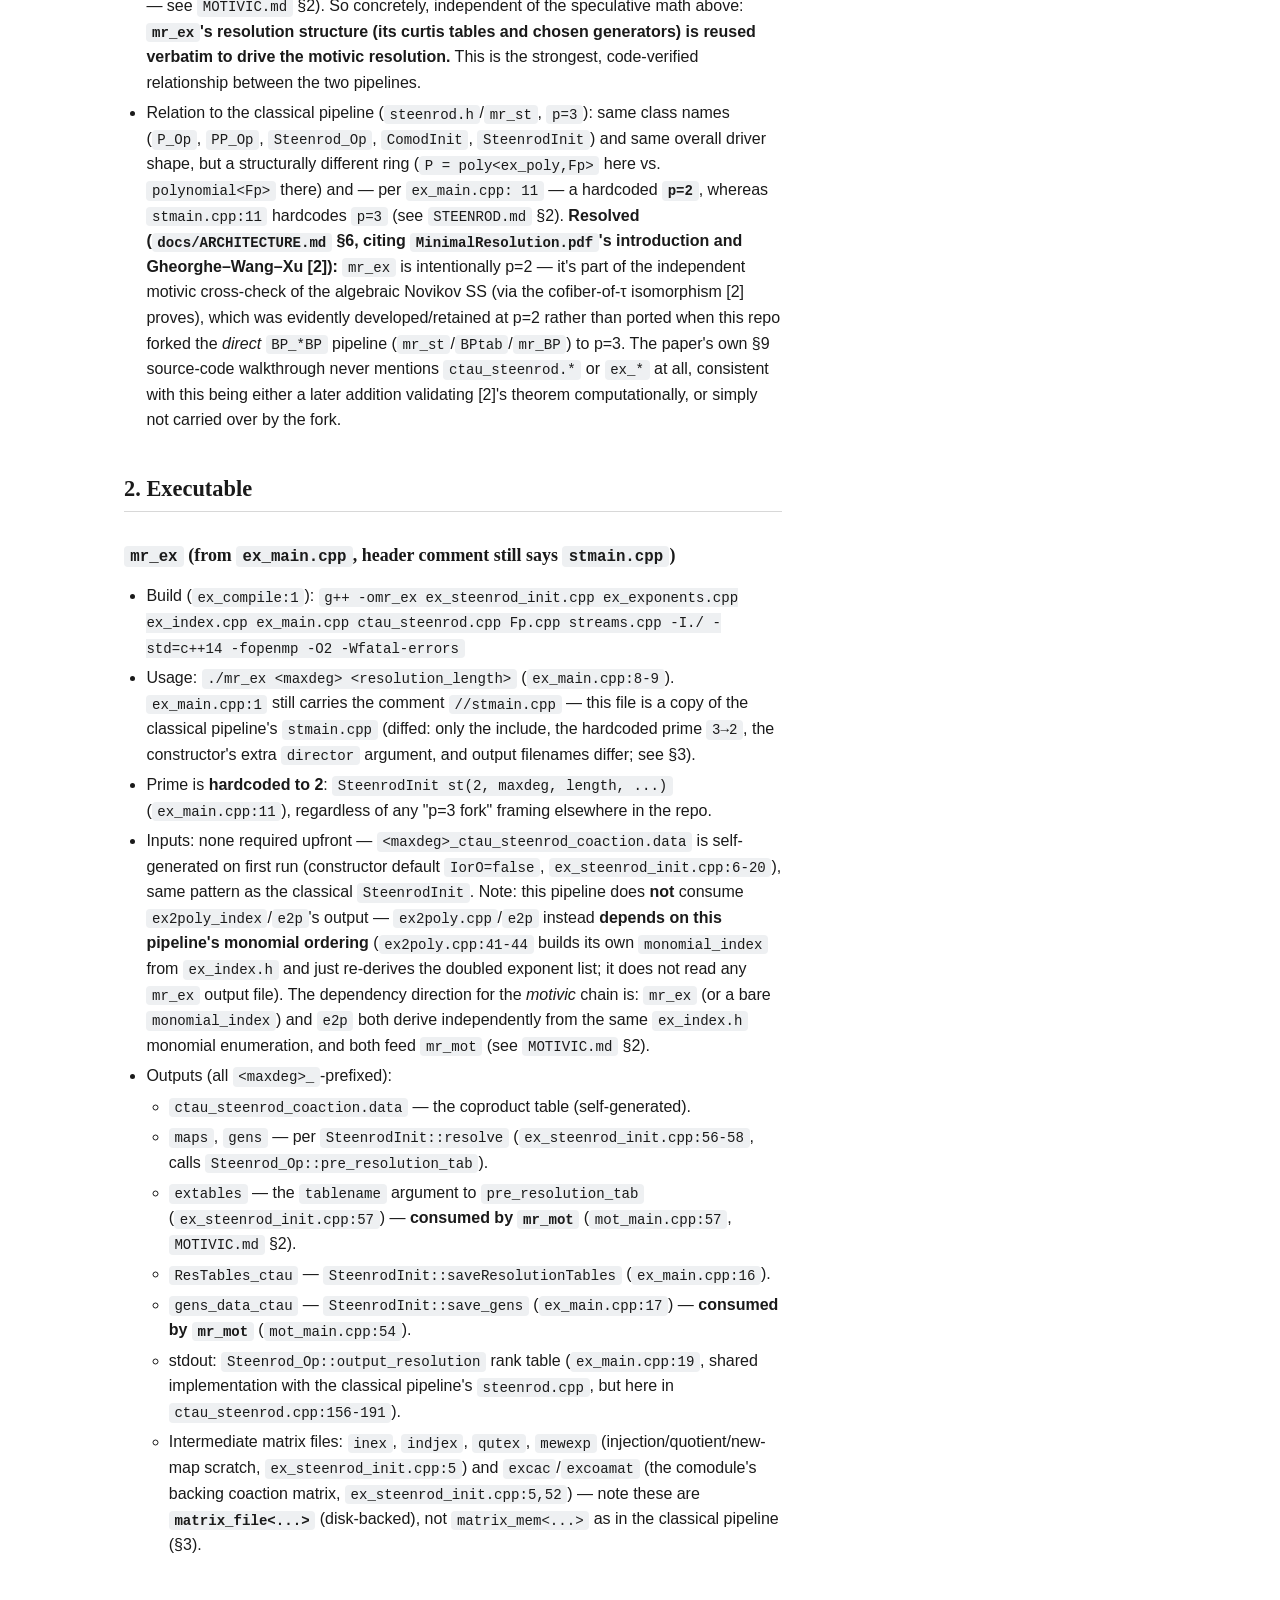
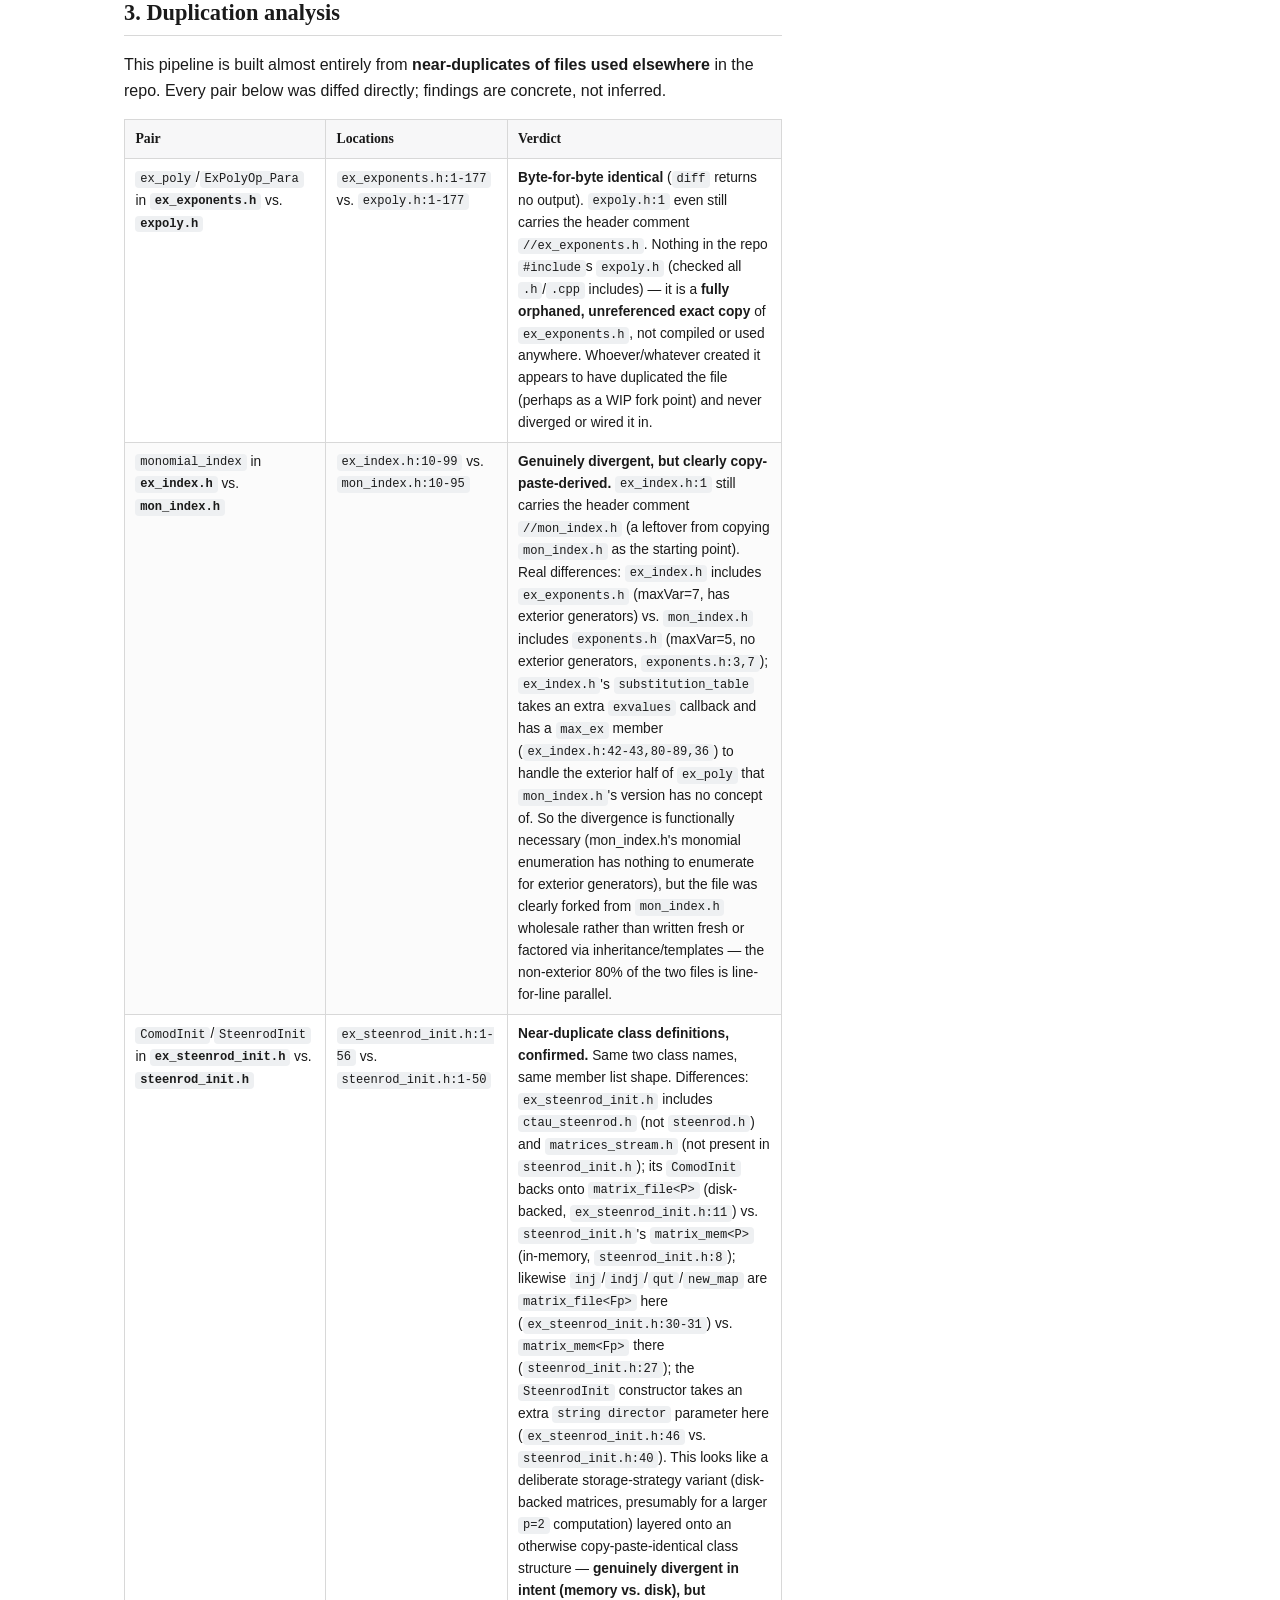
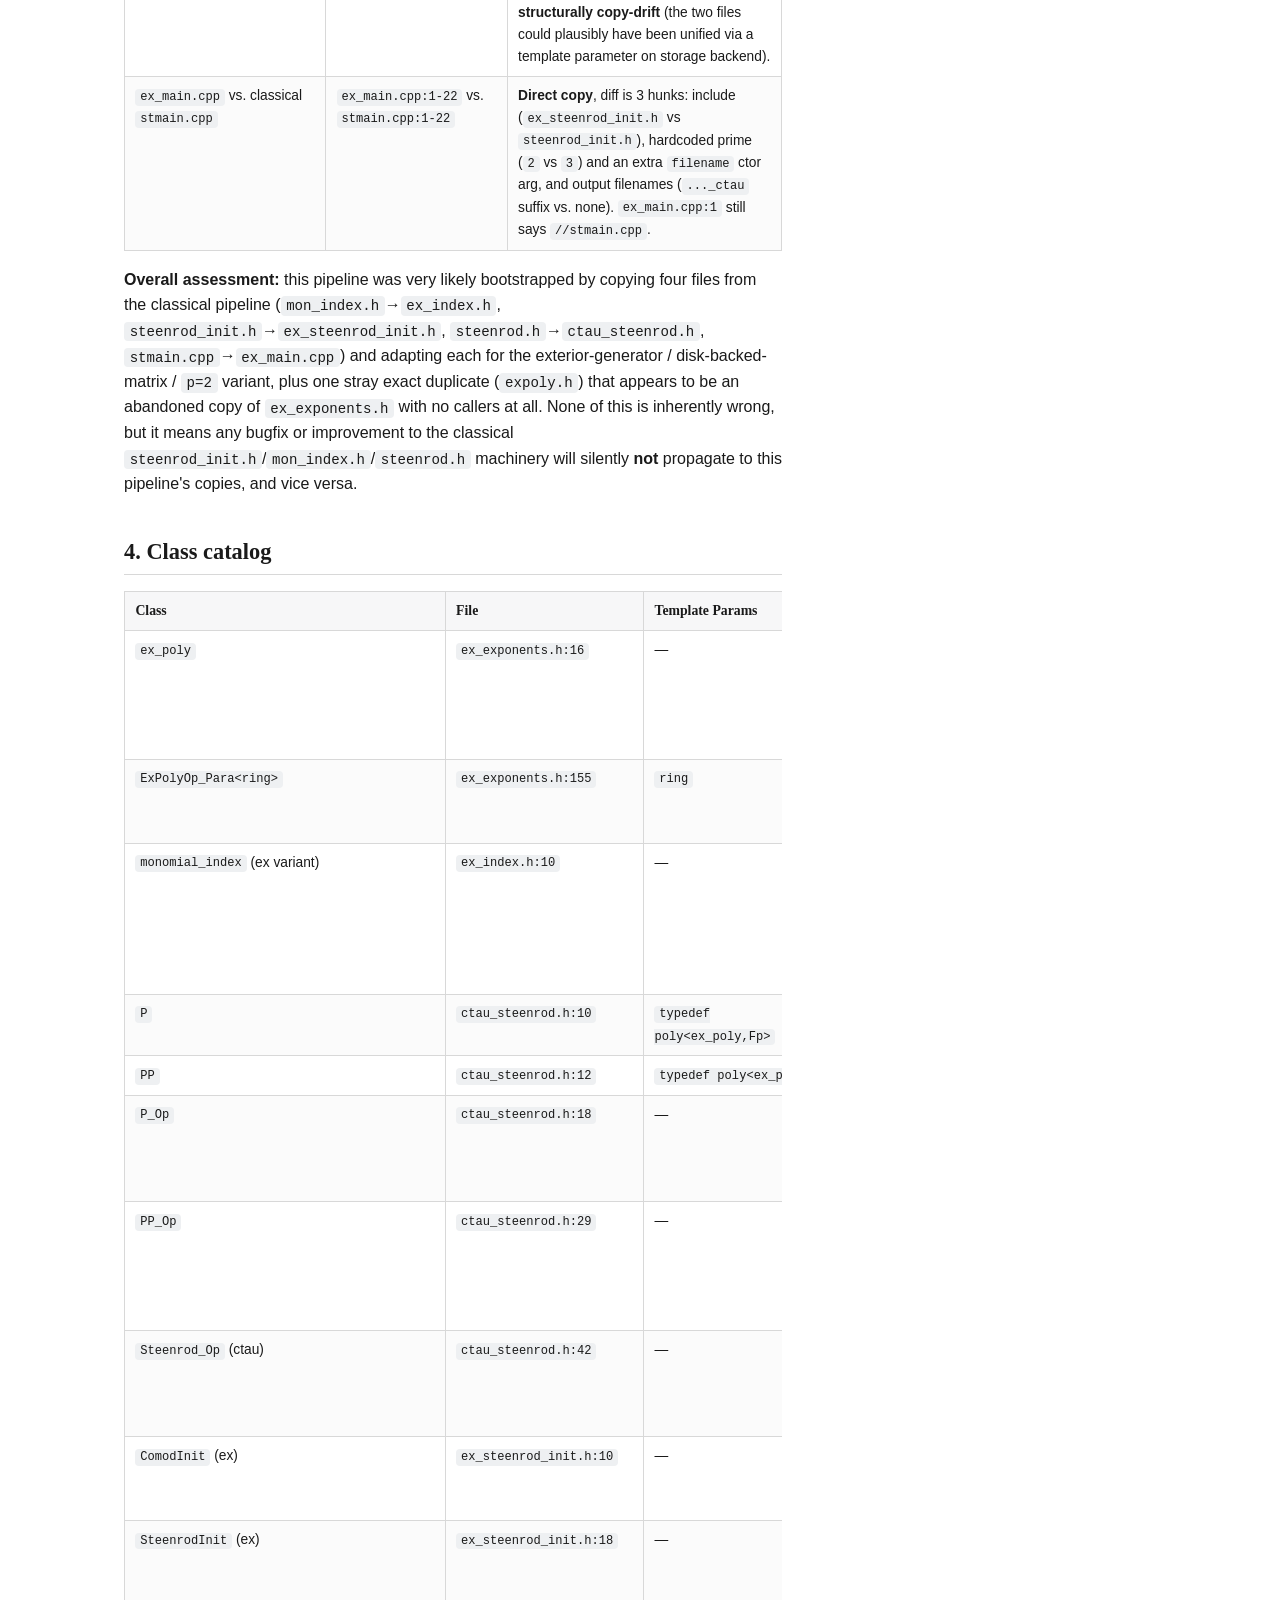
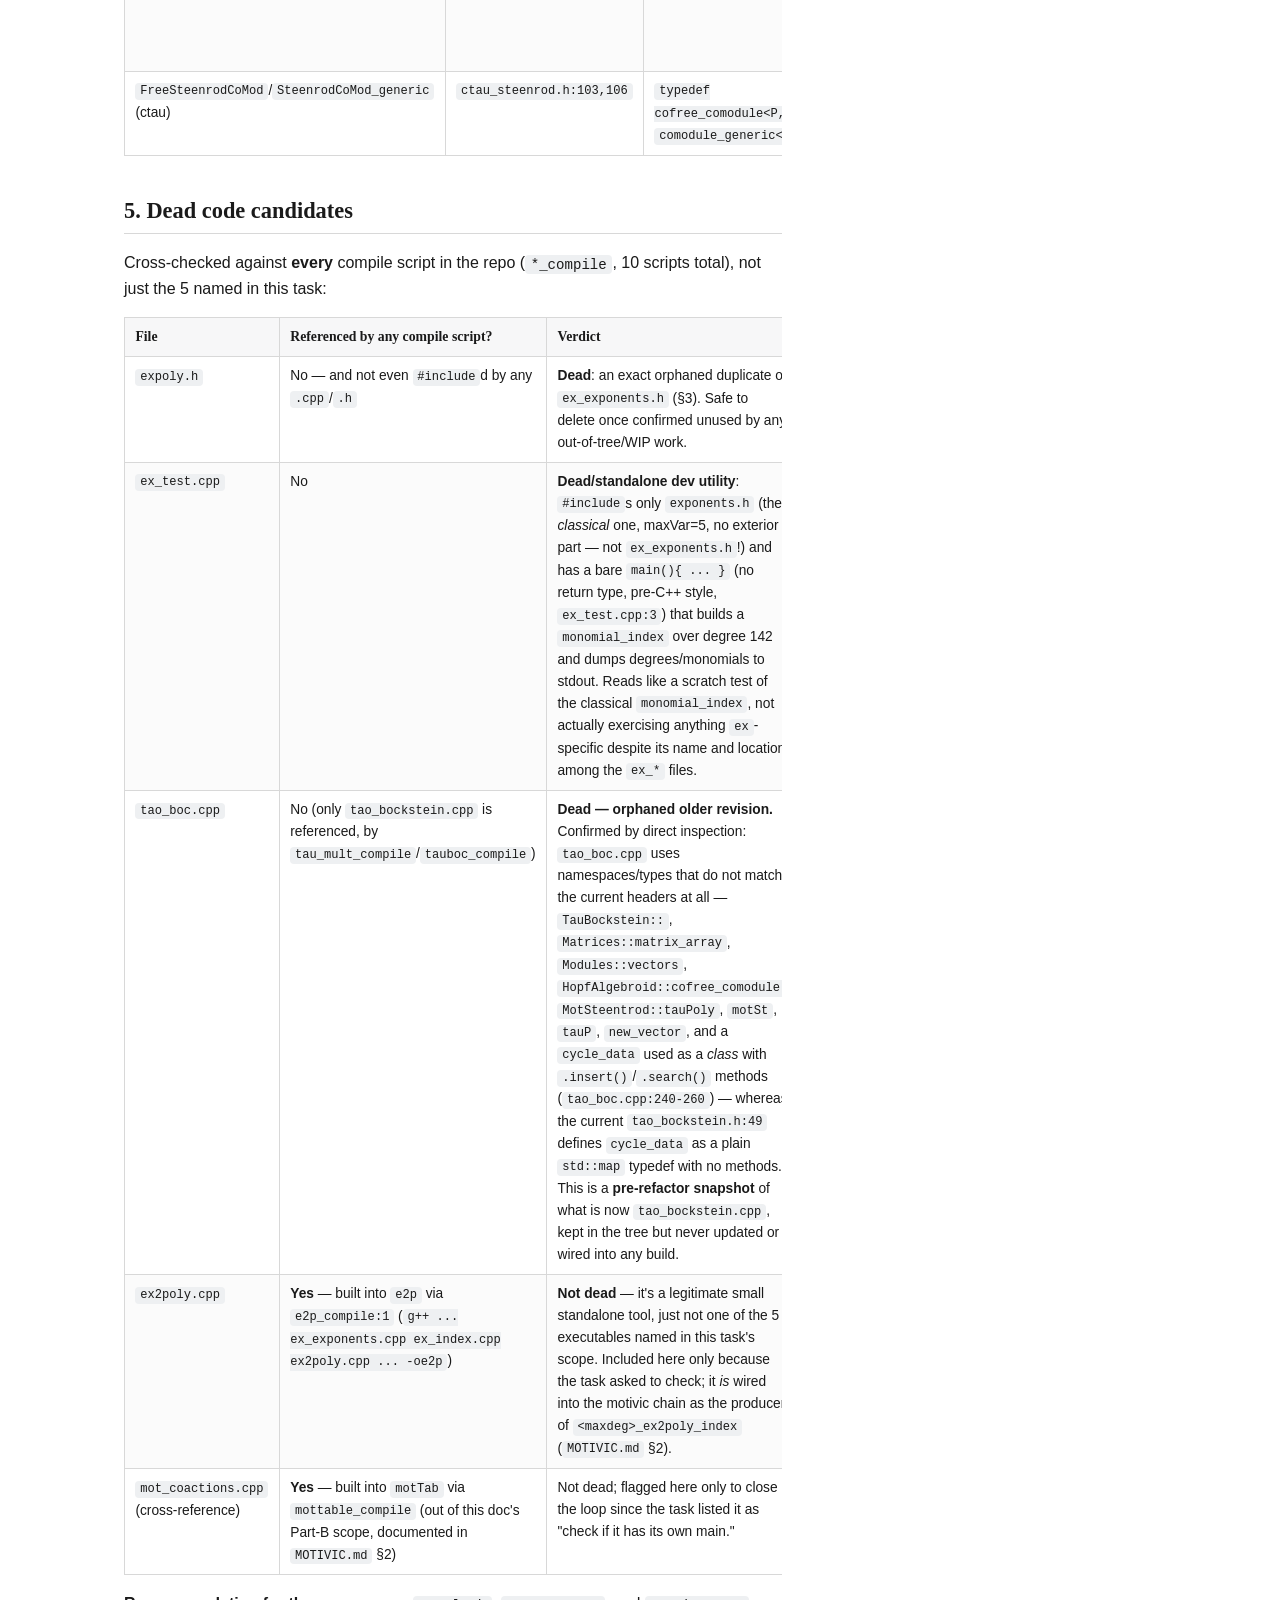
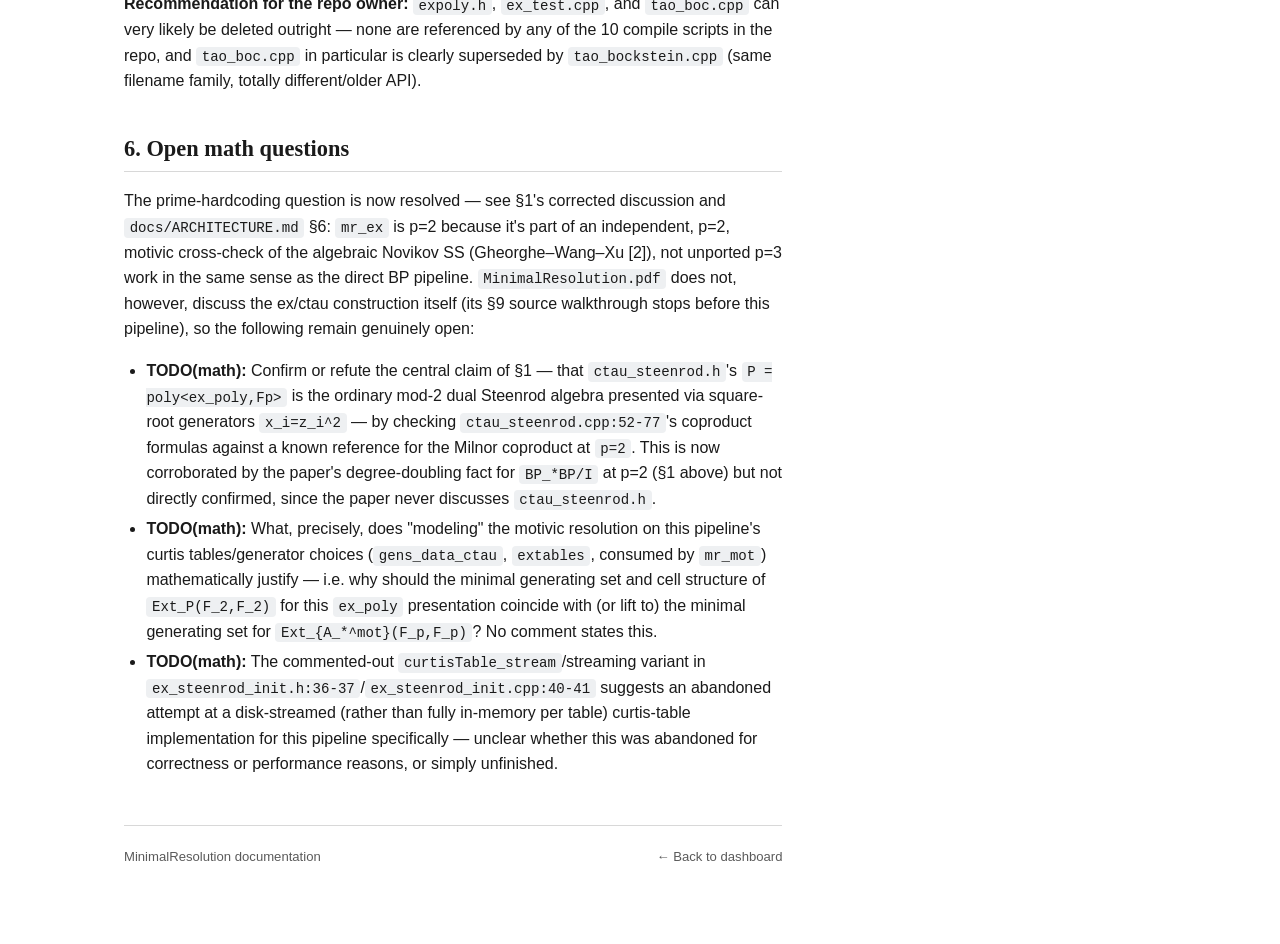
<file: docs/pipelines/EX_CTAU.html>
<!doctype html>
<html lang="en">
<head>
<meta charset="utf-8">
<meta name="viewport" content="width=device-width, initial-scale=1">
<title>The Ex/Ctau Pipeline (mr_ex) — MinimalResolution docs</title>
<link rel="stylesheet" href="../assets/style.css">
</head>
<body>
<div class="topbar">
  <div class="crumbs"><a href="../index.html">docs</a><span class="sep">/</span><span>pipelines</span><span class="sep">/</span><span class="current">EX_CTAU</span></div>
  <div class="actions">
    <a class="src-link" href="EX_CTAU.md">.md source</a>
    <button class="theme-toggle" data-theme-toggle type="button">● dark</button>
  </div>
</div>
<div class="page-shell">
  <article>
<h1 id="the-exctau-pipeline-mr_ex">The Ex/Ctau Pipeline (<code>mr_ex</code>)<a class="heading-anchor" href="#the-exctau-pipeline-mr_ex">#</a></h1>
<p>An &quot;exterior ⊗ polynomial&quot; reformulation of a mod-2 dual-Steenrod-algebra
computation, built on the same generic template framework as the classical
and motivic pipelines (<code>docs/FRAMEWORK.md</code>, <code>docs/pipelines/STEENROD.md</code>,
<code>docs/pipelines/MOTIVIC.md</code>). Covers: <code>ex_exponents.h/.cpp</code>, <code>expoly.h</code>,
<code>ex_index.h/.cpp</code>, <code>ex_steenrod_init.h/.cpp</code>, <code>ctau_steenrod.h/.cpp</code>,
<code>ex_main.cpp</code>, <code>ex_test.cpp</code>, <code>ex2poly.cpp</code>. This document&#39;s most actionable
content is §3 (duplication) and §5 (dead code) — read those first.</p>
<h2 id="1-purpose-best-effort-inference-speculative">1. Purpose (best-effort inference — speculative)<a class="heading-anchor" href="#1-purpose-best-effort-inference-speculative">#</a></h2>
<ul>
<li><code>ctau_steenrod.h</code> defines the dual object <code>P = poly&lt;ex_poly,Fp&gt;</code>
(<code>ctau_steenrod.h:10</code>): a ring with <strong>two kinds of generators</strong>,
polynomial <code>x_i</code> (<code>xnDegs = {0,2,6,14,30,62,126,254}</code>, <code>ex_exponents.cpp:46</code>)
and <strong>exterior</strong> <code>z_i</code> (<code>znDegs = {0,1,3,7,15,31,63,127}</code>,
<code>ex_exponents.cpp:51</code>, with <code>z_i^2=0</code> enforced by <code>common_ex</code>,
<code>ex_exponents.cpp:15-19</code>, and <code>ExPolyOp_Para::mon_multiply</code>,
<code>ex_exponents.h:158-172</code>). Note <strong><code>znDegs[i] == xnDegs[i]/2</code> for every
<code>i</code></strong> — i.e. <code>x_i</code> and <code>z_i</code> are set up with exactly the degree relation
<code>|x_i| = 2|z_i|</code>, the same relation <code>mot_coactions.cpp:23</code>&#39;s comment
states for the motivic algebra (<code>&quot;ξ_i = τ^{-1}τ_i^2&quot;</code>, see
<code>MOTIVIC.md</code> §2). <strong>Inference:</strong> <code>P</code> here is very likely the classical,
non-motivic, <strong>mod-2</strong> dual Steenrod algebra <code>A_* = F_2[xi_1,xi_2,...]</code>
represented via an auxiliary &quot;square-root&quot; presentation <code>x_i = z_i^2</code>
(with <code>z_i</code> an odd/exterior formal square root, playing the role <code>tau_i</code>
plays in the motivic algebra with <code>tau</code> set to a constant/forgotten) —
hence the name &quot;<strong>c-tau</strong>&quot; ≈ &quot;constant/classical tau&quot;: the same
square-root trick used motivically, but with the <code>tau</code>-grading collapsed
(no separate weight, no formal <code>tau</code> variable) so ordinary <code>Hopf_Algebroid&lt; Fp,P&gt;</code> machinery applies directly. This would also explain why this
variant needs its own <code>monomial_index</code> with an exterior half (<code>ex_index.h</code>,
§3) that the plain classical pipeline&#39;s <code>mon_index.h</code> doesn&#39;t have.
<strong>TODO(math):</strong> this reading is not stated anywhere in the code/comments;
confirm against <code>ctau_steenrod.cpp:52-77</code>&#39;s coproduct formulas (<code>deltaXn</code>,
<code>deltaZn</code>) matching the classical odd-primary Milnor coproduct on
<code>ξ_j</code>/<code>τ_j</code> specialized/doubled to <code>p=2</code>.<ul>
<li>Corroborating: <code>ctau_steenrod.cpp:54-59</code>&#39;s <code>deltaXn(j)</code> = `x_j⊗1 + 1⊗x_j<ul>
<li>Σ_{k=1}^{j-1} x_k⊗x_{j-k}^{power_p(k)}<code>and</code>deltaZn(j)<code> (</code>ctau_steenrod.cpp:62-74<code>) = </code>z_j⊗1 + 1⊗z_j + Σ_{k=1}^{j-1}
z_k⊗x_{j-k}^{power_p(k-1)}<code>are exactly the shape of the classical Milnor coproduct on</code>ξ_j<code>and</code>τ_j<code>(odd-primary dual Steenrod algebra), with</code>power_p(i)=prime^i<code>— and</code>ex_main.cpp:11<code>hardcodes</code>prime=2<code>regardless of</code>argv<code>, so </code>power_p(i)=2^i`.</li>
</ul>
</li>
<li><strong>Correction after reading <code>MinimalResolution.pdf</code>:</strong> this document
previously suggested that ctau&#39;s exterior part was &quot;the missing exterior
part&quot; of the classical pipeline&#39;s <code>P</code>, as if the two <code>P</code>s were the same
object split across two files. They are not. The paper (§2) establishes
that <code>steenrod.h</code>&#39;s <code>P</code> is specifically <code>BP_*BP/I</code> — a sub-Hopf-algebra
of the dual Steenrod algebra that is <strong>purely polynomial by
construction</strong>, with no exterior part <em>by definition</em>, not because the
exterior part lives elsewhere (see <code>docs/pipelines/STEENROD.md</code> §1). The
<code>ctau_steenrod.h</code> object documented here is a genuinely <strong>different</strong>
ring, used by a genuinely different (p=2, cross-check) pipeline — it is
not the &quot;other half&quot; of <code>steenrod.h</code>&#39;s <code>P</code>. The degree-doubling relation
<code>|x_i| = 2|z_i|</code> noted above is real and, per the paper, is exactly the
relation between <code>BP_*BP/I</code> and the (undoubled) dual Steenrod algebra at
<code>p=2</code> — so <code>ctau_steenrod.h</code>&#39;s <code>P</code> is best read as (a square-root
presentation of) the actual, full mod-2 dual Steenrod algebra, entirely
separate from the p=3 <code>BP_*BP/I</code> object <code>steenrod.h</code> models.</li>
</ul>
</li>
<li>Relation to the motivic pipeline (<code>MOTIVIC.md</code>): <code>mr_mot</code> explicitly
consumes this pipeline&#39;s output as a <em>model</em> for its own resolution
(<code>gens_data_ctau</code>, <code>extables</code>, both written by <code>ex_main.cpp</code>/
<code>ex_steenrod_init.cpp</code> and read by <code>mot_main.cpp:54,57</code> — see
<code>MOTIVIC.md</code> §2). So concretely, independent of the speculative math
above: <strong><code>mr_ex</code>&#39;s resolution structure (its curtis tables and chosen
generators) is reused verbatim to drive the motivic resolution.</strong> This is
the strongest, code-verified relationship between the two pipelines.</li>
<li>Relation to the classical pipeline (<code>steenrod.h</code>/<code>mr_st</code>, <code>p=3</code>): same
class names (<code>P_Op</code>, <code>PP_Op</code>, <code>Steenrod_Op</code>, <code>ComodInit</code>, <code>SteenrodInit</code>)
and same overall driver shape, but a structurally different ring (<code>P = poly&lt;ex_poly,Fp&gt;</code> here vs. <code>polynomial&lt;Fp&gt;</code> there) and — per <code>ex_main.cpp: 11</code> — a hardcoded <strong><code>p=2</code></strong>, whereas <code>stmain.cpp:11</code> hardcodes <code>p=3</code>
(see <code>STEENROD.md</code> §2). <strong>Resolved (<code>docs/ARCHITECTURE.md</code> §6, citing
<code>MinimalResolution.pdf</code>&#39;s introduction and Gheorghe–Wang–Xu [2]):</strong>
<code>mr_ex</code> is intentionally p=2 — it&#39;s part of the independent motivic
cross-check of the algebraic Novikov SS (via the cofiber-of-τ isomorphism
[2] proves), which was evidently developed/retained at p=2 rather than
ported when this repo forked the <em>direct</em> <code>BP_*BP</code> pipeline
(<code>mr_st</code>/<code>BPtab</code>/<code>mr_BP</code>) to p=3. The paper&#39;s own §9 source-code
walkthrough never mentions <code>ctau_steenrod.*</code> or <code>ex_*</code> at all, consistent
with this being either a later addition validating [2]&#39;s theorem
computationally, or simply not carried over by the fork.</li>
</ul>
<h2 id="2-executable">2. Executable<a class="heading-anchor" href="#2-executable">#</a></h2>
<h3 id="mr_ex-from-ex_maincpp-header-comment-still-says-stmaincpp"><code>mr_ex</code> (from <code>ex_main.cpp</code>, header comment still says <code>stmain.cpp</code>)<a class="heading-anchor" href="#mr_ex-from-ex_maincpp-header-comment-still-says-stmaincpp">#</a></h3>
<ul>
<li>Build (<code>ex_compile:1</code>): <code>g++ -omr_ex ex_steenrod_init.cpp ex_exponents.cpp ex_index.cpp ex_main.cpp ctau_steenrod.cpp Fp.cpp streams.cpp -I./ -std=c++14 -fopenmp -O2 -Wfatal-errors</code></li>
<li>Usage: <code>./mr_ex &lt;maxdeg&gt; &lt;resolution_length&gt;</code> (<code>ex_main.cpp:8-9</code>).
<code>ex_main.cpp:1</code> still carries the comment <code>//stmain.cpp</code> — this file is a
copy of the classical pipeline&#39;s <code>stmain.cpp</code> (diffed: only the include,
the hardcoded prime <code>3→2</code>, the constructor&#39;s extra <code>director</code> argument,
and output filenames differ; see §3).</li>
<li>Prime is <strong>hardcoded to 2</strong>: <code>SteenrodInit st(2, maxdeg, length, ...)</code>
(<code>ex_main.cpp:11</code>), regardless of any &quot;p=3 fork&quot; framing elsewhere in the
repo.</li>
<li>Inputs: none required upfront — <code>&lt;maxdeg&gt;_ctau_steenrod_coaction.data</code> is
self-generated on first run (constructor default <code>IorO=false</code>,
<code>ex_steenrod_init.cpp:6-20</code>), same pattern as the classical <code>SteenrodInit</code>.
Note: this pipeline does <strong>not</strong> consume <code>ex2poly_index</code>/<code>e2p</code>&#39;s output —
<code>ex2poly.cpp</code>/<code>e2p</code> instead <strong>depends on this pipeline&#39;s monomial
ordering</strong> (<code>ex2poly.cpp:41-44</code> builds its own <code>monomial_index</code> from
<code>ex_index.h</code> and just re-derives the doubled exponent list; it does not
read any <code>mr_ex</code> output file). The dependency direction for the <em>motivic</em>
chain is: <code>mr_ex</code> (or a bare <code>monomial_index</code>) and <code>e2p</code> both derive
independently from the same <code>ex_index.h</code> monomial enumeration, and both
feed <code>mr_mot</code> (see <code>MOTIVIC.md</code> §2).</li>
<li>Outputs (all <code>&lt;maxdeg&gt;_</code>-prefixed):<ul>
<li><code>ctau_steenrod_coaction.data</code> — the coproduct table (self-generated).</li>
<li><code>maps</code>, <code>gens</code> — per <code>SteenrodInit::resolve</code> (<code>ex_steenrod_init.cpp:56-58</code>,
calls <code>Steenrod_Op::pre_resolution_tab</code>).</li>
<li><code>extables</code> — the <code>tablename</code> argument to <code>pre_resolution_tab</code>
(<code>ex_steenrod_init.cpp:57</code>) — <strong>consumed by <code>mr_mot</code></strong>
(<code>mot_main.cpp:57</code>, <code>MOTIVIC.md</code> §2).</li>
<li><code>ResTables_ctau</code> — <code>SteenrodInit::saveResolutionTables</code>
(<code>ex_main.cpp:16</code>).</li>
<li><code>gens_data_ctau</code> — <code>SteenrodInit::save_gens</code> (<code>ex_main.cpp:17</code>) —
<strong>consumed by <code>mr_mot</code></strong> (<code>mot_main.cpp:54</code>).</li>
<li>stdout: <code>Steenrod_Op::output_resolution</code> rank table
(<code>ex_main.cpp:19</code>, shared implementation with the classical pipeline&#39;s
<code>steenrod.cpp</code>, but here in <code>ctau_steenrod.cpp:156-191</code>).</li>
<li>Intermediate matrix files: <code>inex</code>, <code>indjex</code>, <code>qutex</code>, <code>mewexp</code>
(injection/quotient/new-map scratch, <code>ex_steenrod_init.cpp:5</code>) and
<code>excac</code>/<code>excoamat</code> (the comodule&#39;s backing coaction matrix,
<code>ex_steenrod_init.cpp:5,52</code>) — note these are <strong><code>matrix_file&lt;...&gt;</code></strong>
(disk-backed), not <code>matrix_mem&lt;...&gt;</code> as in the classical pipeline (§3).</li>
</ul>
</li>
</ul>
<h2 id="3-duplication-analysis">3. Duplication analysis<a class="heading-anchor" href="#3-duplication-analysis">#</a></h2>
<p>This pipeline is built almost entirely from <strong>near-duplicates of files used
elsewhere</strong> in the repo. Every pair below was diffed directly; findings are
concrete, not inferred.</p>
<div class="table-wrap"><table>
<thead><tr>
<th>Pair</th>
<th>Locations</th>
<th>Verdict</th>
</tr>
</thead>
<tbody><tr>
<td><code>ex_poly</code>/<code>ExPolyOp_Para</code> in <strong><code>ex_exponents.h</code></strong> vs. <strong><code>expoly.h</code></strong></td>
<td><code>ex_exponents.h:1-177</code> vs. <code>expoly.h:1-177</code></td>
<td><strong>Byte-for-byte identical</strong> (<code>diff</code> returns no output). <code>expoly.h:1</code> even still carries the header comment <code>//ex_exponents.h</code>. Nothing in the repo <code>#include</code>s <code>expoly.h</code> (checked all <code>.h</code>/<code>.cpp</code> includes) — it is a <strong>fully orphaned, unreferenced exact copy</strong> of <code>ex_exponents.h</code>, not compiled or used anywhere. Whoever/whatever created it appears to have duplicated the file (perhaps as a WIP fork point) and never diverged or wired it in.</td>
</tr>
<tr>
<td><code>monomial_index</code> in <strong><code>ex_index.h</code></strong> vs. <strong><code>mon_index.h</code></strong></td>
<td><code>ex_index.h:10-99</code> vs. <code>mon_index.h:10-95</code></td>
<td><strong>Genuinely divergent, but clearly copy-paste-derived.</strong> <code>ex_index.h:1</code> still carries the header comment <code>//mon_index.h</code> (a leftover from copying <code>mon_index.h</code> as the starting point). Real differences: <code>ex_index.h</code> includes <code>ex_exponents.h</code> (maxVar=7, has exterior generators) vs. <code>mon_index.h</code> includes <code>exponents.h</code> (maxVar=5, no exterior generators, <code>exponents.h:3,7</code>); <code>ex_index.h</code>&#39;s <code>substitution_table</code> takes an extra <code>exvalues</code> callback and has a <code>max_ex</code> member (<code>ex_index.h:42-43,80-89,36</code>) to handle the exterior half of <code>ex_poly</code> that <code>mon_index.h</code>&#39;s version has no concept of. So the divergence is functionally necessary (mon_index.h&#39;s monomial enumeration has nothing to enumerate for exterior generators), but the file was clearly forked from <code>mon_index.h</code> wholesale rather than written fresh or factored via inheritance/templates — the non-exterior 80% of the two files is line-for-line parallel.</td>
</tr>
<tr>
<td><code>ComodInit</code>/<code>SteenrodInit</code> in <strong><code>ex_steenrod_init.h</code></strong> vs. <strong><code>steenrod_init.h</code></strong></td>
<td><code>ex_steenrod_init.h:1-56</code> vs. <code>steenrod_init.h:1-50</code></td>
<td><strong>Near-duplicate class definitions, confirmed.</strong> Same two class names, same member list shape. Differences: <code>ex_steenrod_init.h</code> includes <code>ctau_steenrod.h</code> (not <code>steenrod.h</code>) and <code>matrices_stream.h</code> (not present in <code>steenrod_init.h</code>); its <code>ComodInit</code> backs onto <code>matrix_file&lt;P&gt;</code> (disk-backed, <code>ex_steenrod_init.h:11</code>) vs. <code>steenrod_init.h</code>&#39;s <code>matrix_mem&lt;P&gt;</code> (in-memory, <code>steenrod_init.h:8</code>); likewise <code>inj</code>/<code>indj</code>/<code>qut</code>/<code>new_map</code> are <code>matrix_file&lt;Fp&gt;</code> here (<code>ex_steenrod_init.h:30-31</code>) vs. <code>matrix_mem&lt;Fp&gt;</code> there (<code>steenrod_init.h:27</code>); the <code>SteenrodInit</code> constructor takes an extra <code>string director</code> parameter here (<code>ex_steenrod_init.h:46</code> vs. <code>steenrod_init.h:40</code>). This looks like a deliberate storage-strategy variant (disk-backed matrices, presumably for a larger <code>p=2</code> computation) layered onto an otherwise copy-paste-identical class structure — <strong>genuinely divergent in intent (memory vs. disk), but structurally copy-drift</strong> (the two files could plausibly have been unified via a template parameter on storage backend).</td>
</tr>
<tr>
<td><code>ex_main.cpp</code> vs. classical <code>stmain.cpp</code></td>
<td><code>ex_main.cpp:1-22</code> vs. <code>stmain.cpp:1-22</code></td>
<td><strong>Direct copy</strong>, diff is 3 hunks: include (<code>ex_steenrod_init.h</code> vs <code>steenrod_init.h</code>), hardcoded prime (<code>2</code> vs <code>3</code>) and an extra <code>filename</code> ctor arg, and output filenames (<code>..._ctau</code> suffix vs. none). <code>ex_main.cpp:1</code> still says <code>//stmain.cpp</code>.</td>
</tr>
</tbody>
</table></div>
<p><strong>Overall assessment:</strong> this pipeline was very likely bootstrapped by
copying four files from the classical pipeline (<code>mon_index.h</code>→<code>ex_index.h</code>,
<code>steenrod_init.h</code>→<code>ex_steenrod_init.h</code>, <code>steenrod.h</code>→<code>ctau_steenrod.h</code>,
<code>stmain.cpp</code>→<code>ex_main.cpp</code>) and adapting each for the exterior-generator /
disk-backed-matrix / <code>p=2</code> variant, plus one stray exact duplicate
(<code>expoly.h</code>) that appears to be an abandoned copy of <code>ex_exponents.h</code> with
no callers at all. None of this is inherently wrong, but it means any bugfix
or improvement to the classical <code>steenrod_init.h</code>/<code>mon_index.h</code>/<code>steenrod.h</code>
machinery will silently <strong>not</strong> propagate to this pipeline&#39;s copies, and
vice versa.</p>
<h2 id="4-class-catalog">4. Class catalog<a class="heading-anchor" href="#4-class-catalog">#</a></h2>
<div class="table-wrap"><table>
<thead><tr>
<th>Class</th>
<th>File</th>
<th>Template Params</th>
<th>Base Classes</th>
<th>Purpose</th>
</tr>
</thead>
<tbody><tr>
<td><code>ex_poly</code></td>
<td><code>ex_exponents.h:16</code></td>
<td>—</td>
<td>—</td>
<td>Packed exponent for <code>P = F[x_i]⊗Λ(z_i)</code>: <code>exponent e</code> packs polynomial powers in low bits + exterior bitmask in high bits (<code>ex_exponents.cpp:5-19</code>)</td>
</tr>
<tr>
<td><code>ExPolyOp_Para&lt;ring&gt;</code></td>
<td><code>ex_exponents.h:155</code></td>
<td><code>ring</code></td>
<td><code>PolyOp_Para&lt;ex_poly,ring&gt;</code></td>
<td>Multiplication respecting <code>z_i^2=0</code> (<code>mon_multiply</code>, <code>ex_exponents.h:157-172</code>, skips via <code>common_ex</code>)</td>
</tr>
<tr>
<td><code>monomial_index</code> (ex variant)</td>
<td><code>ex_index.h:10</code></td>
<td>—</td>
<td>—</td>
<td>Enumerates monomials of <code>P</code> (poly ⊗ exterior) up to <code>max_degree</code>; <code>substitution_table</code> takes both <code>values</code> (poly gens) and <code>exvalues</code> (exterior gens) callbacks (<code>ex_index.h:42-43</code>)</td>
</tr>
<tr>
<td><code>P</code></td>
<td><code>ctau_steenrod.h:10</code></td>
<td><code>typedef poly&lt;ex_poly,Fp&gt;</code></td>
<td>—</td>
<td>The &quot;ctau&quot; dual object: <code>Fp[x_1..x_7] ⊗ Λ(z_1..z_7)</code></td>
</tr>
<tr>
<td><code>PP</code></td>
<td><code>ctau_steenrod.h:12</code></td>
<td><code>typedef poly&lt;ex_poly,P&gt;</code></td>
<td>—</td>
<td><code>P ⊗ P</code>, for the coproduct</td>
</tr>
<tr>
<td><code>P_Op</code></td>
<td><code>ctau_steenrod.h:18</code></td>
<td>—</td>
<td><code>ExPolyOp_Para&lt;Fp&gt;</code></td>
<td>Ring ops on <code>P</code>; <code>construct(k,i)</code>=<code>x_k^i</code>, <code>construct_ex(k)</code>=<code>z_k</code> (<code>ctau_steenrod.cpp:126-133</code>)</td>
</tr>
<tr>
<td><code>PP_Op</code></td>
<td><code>ctau_steenrod.h:29</code></td>
<td>—</td>
<td><code>virtual ExPolyOp_Para&lt;P&gt;</code></td>
<td>Ops on <code>P⊗P</code>; <code>construct(k1,i1,k2,i2)</code>, <code>construct_expoly(k1,k2,i2)</code>=<code>z_{k1}⊗x_{k2}^{i2}</code> (<code>ctau_steenrod.cpp:136-143</code>)</td>
</tr>
<tr>
<td><code>Steenrod_Op</code> (ctau)</td>
<td><code>ctau_steenrod.h:42</code></td>
<td>—</td>
<td><code>virtual Hopf_Algebroid&lt;Fp,P&gt;</code>, <code>virtual Fp_Op</code></td>
<td>Hopf algebroid on <code>P</code>; <code>make_delta</code> builds <code>deltaXn</code>/<code>deltaZn</code> coproduct formulas (<code>ctau_steenrod.cpp:52-77</code>, see §1)</td>
</tr>
<tr>
<td><code>ComodInit</code> (ex)</td>
<td><code>ex_steenrod_init.h:10</code></td>
<td>—</td>
<td><code>SteenrodCoMod_generic</code></td>
<td>Backs onto <strong><code>matrix_file&lt;P&gt;</code></strong> (disk), ctor takes a directory string (<code>ex_steenrod_init.h:11-15</code>)</td>
</tr>
<tr>
<td><code>SteenrodInit</code> (ex)</td>
<td><code>ex_steenrod_init.h:18</code></td>
<td>—</td>
<td>(none)</td>
<td>Driver; <code>inj</code>/<code>indj</code>/<code>qut</code>/<code>new_map</code> are <code>matrix_file&lt;Fp&gt;</code> (disk); commented-out <code>curtisTable_stream</code>/<code>unique_ptr</code> fields (<code>ex_steenrod_init.h:36-37</code>) suggest an abandoned streaming-curtis-table variant</td>
</tr>
<tr>
<td><code>FreeSteenrodCoMod</code>/<code>SteenrodCoMod_generic</code> (ctau)</td>
<td><code>ctau_steenrod.h:103,106</code></td>
<td><code>typedef cofree_comodule&lt;P,int&gt;</code> / <code>comodule_generic&lt;P,int&gt;</code></td>
<td>—</td>
<td>Same shape as classical pipeline&#39;s identically-named typedefs (<code>steenrod.h:99,102</code>)</td>
</tr>
</tbody>
</table></div>
<h2 id="5-dead-code-candidates">5. Dead code candidates<a class="heading-anchor" href="#5-dead-code-candidates">#</a></h2>
<p>Cross-checked against <strong>every</strong> compile script in the repo (<code>*_compile</code>,
10 scripts total), not just the 5 named in this task:</p>
<div class="table-wrap"><table>
<thead><tr>
<th>File</th>
<th>Referenced by any compile script?</th>
<th>Verdict</th>
</tr>
</thead>
<tbody><tr>
<td><code>expoly.h</code></td>
<td>No — and not even <code>#include</code>d by any <code>.cpp</code>/<code>.h</code></td>
<td><strong>Dead</strong>: an exact orphaned duplicate of <code>ex_exponents.h</code> (§3). Safe to delete once confirmed unused by any out-of-tree/WIP work.</td>
</tr>
<tr>
<td><code>ex_test.cpp</code></td>
<td>No</td>
<td><strong>Dead/standalone dev utility</strong>: <code>#include</code>s only <code>exponents.h</code> (the <em>classical</em> one, maxVar=5, no exterior part — not <code>ex_exponents.h</code>!) and has a bare <code>main(){ ... }</code> (no return type, pre-C++ style, <code>ex_test.cpp:3</code>) that builds a <code>monomial_index</code> over degree 142 and dumps degrees/monomials to stdout. Reads like a scratch test of the classical <code>monomial_index</code>, not actually exercising anything <code>ex</code>-specific despite its name and location among the <code>ex_*</code> files.</td>
</tr>
<tr>
<td><code>tao_boc.cpp</code></td>
<td>No (only <code>tao_bockstein.cpp</code> is referenced, by <code>tau_mult_compile</code>/<code>tauboc_compile</code>)</td>
<td><strong>Dead — orphaned older revision.</strong> Confirmed by direct inspection: <code>tao_boc.cpp</code> uses namespaces/types that do not match the current headers at all — <code>TauBockstein::</code>, <code>Matrices::matrix_array</code>, <code>Modules::vectors</code>, <code>HopfAlgebroid::cofree_comodule</code>, <code>MotSteentrod::tauPoly</code>, <code>motSt</code>, <code>tauP</code>, <code>new_vector</code>, and a <code>cycle_data</code> used as a <em>class</em> with <code>.insert()</code>/<code>.search()</code> methods (<code>tao_boc.cpp:240-260</code>) — whereas the current <code>tao_bockstein.h:49</code> defines <code>cycle_data</code> as a plain <code>std::map</code> typedef with no methods. This is a <strong>pre-refactor snapshot</strong> of what is now <code>tao_bockstein.cpp</code>, kept in the tree but never updated or wired into any build.</td>
</tr>
<tr>
<td><code>ex2poly.cpp</code></td>
<td><strong>Yes</strong> — built into <code>e2p</code> via <code>e2p_compile:1</code> (<code>g++ ... ex_exponents.cpp ex_index.cpp ex2poly.cpp ... -oe2p</code>)</td>
<td><strong>Not dead</strong> — it&#39;s a legitimate small standalone tool, just not one of the 5 executables named in this task&#39;s scope. Included here only because the task asked to check; it <em>is</em> wired into the motivic chain as the producer of <code>&lt;maxdeg&gt;_ex2poly_index</code> (<code>MOTIVIC.md</code> §2).</td>
</tr>
<tr>
<td><code>mot_coactions.cpp</code> (cross-reference)</td>
<td><strong>Yes</strong> — built into <code>motTab</code> via <code>mottable_compile</code> (out of this doc&#39;s Part-B scope, documented in <code>MOTIVIC.md</code> §2)</td>
<td>Not dead; flagged here only to close the loop since the task listed it as &quot;check if it has its own main.&quot;</td>
</tr>
</tbody>
</table></div>
<p><strong>Recommendation for the repo owner:</strong> <code>expoly.h</code>, <code>ex_test.cpp</code>, and
<code>tao_boc.cpp</code> can very likely be deleted outright — none are referenced by
any of the 10 compile scripts in the repo, and <code>tao_boc.cpp</code> in particular
is clearly superseded by <code>tao_bockstein.cpp</code> (same filename family, totally
different/older API).</p>
<h2 id="6-open-math-questions">6. Open math questions<a class="heading-anchor" href="#6-open-math-questions">#</a></h2>
<p>The prime-hardcoding question is now resolved — see §1&#39;s corrected
discussion and <code>docs/ARCHITECTURE.md</code> §6: <code>mr_ex</code> is p=2 because it&#39;s part
of an independent, p=2, motivic cross-check of the algebraic Novikov SS
(Gheorghe–Wang–Xu [2]), not unported p=3 work in the same sense as the
direct BP pipeline. <code>MinimalResolution.pdf</code> does not, however, discuss the
ex/ctau construction itself (its §9 source walkthrough stops before this
pipeline), so the following remain genuinely open:</p>
<ul>
<li><strong>TODO(math):</strong> Confirm or refute the central claim of §1 — that
<code>ctau_steenrod.h</code>&#39;s <code>P = poly&lt;ex_poly,Fp&gt;</code> is the ordinary mod-2 dual
Steenrod algebra presented via square-root generators <code>x_i=z_i^2</code> — by
checking <code>ctau_steenrod.cpp:52-77</code>&#39;s coproduct formulas against a known
reference for the Milnor coproduct at <code>p=2</code>. This is now corroborated by
the paper&#39;s degree-doubling fact for <code>BP_*BP/I</code> at p=2 (§1 above) but not
directly confirmed, since the paper never discusses <code>ctau_steenrod.h</code>.</li>
<li><strong>TODO(math):</strong> What, precisely, does &quot;modeling&quot; the motivic resolution
on this pipeline&#39;s curtis tables/generator choices (<code>gens_data_ctau</code>,
<code>extables</code>, consumed by <code>mr_mot</code>) mathematically justify — i.e. why
should the minimal generating set and cell structure of <code>Ext_P(F_2,F_2)</code>
for this <code>ex_poly</code> presentation coincide with (or lift to) the minimal
generating set for <code>Ext_{A_*^mot}(F_p,F_p)</code>? No comment states this.</li>
<li><strong>TODO(math):</strong> The commented-out <code>curtisTable_stream</code>/streaming variant
in <code>ex_steenrod_init.h:36-37</code>/<code>ex_steenrod_init.cpp:40-41</code> suggests an
abandoned attempt at a disk-streamed (rather than fully in-memory per
table) curtis-table implementation for this pipeline specifically —
unclear whether this was abandoned for correctness or performance
reasons, or simply unfinished.</li>
</ul>

  <footer class="page-footer">
    <span>MinimalResolution documentation</span>
    <a href="../index.html">&larr; Back to dashboard</a>
  </footer>
  </article>
  <nav id="toc" aria-label="Table of contents"></nav>
</div>
<script src="../assets/page.js"></script>
</body>
</html>
</file>
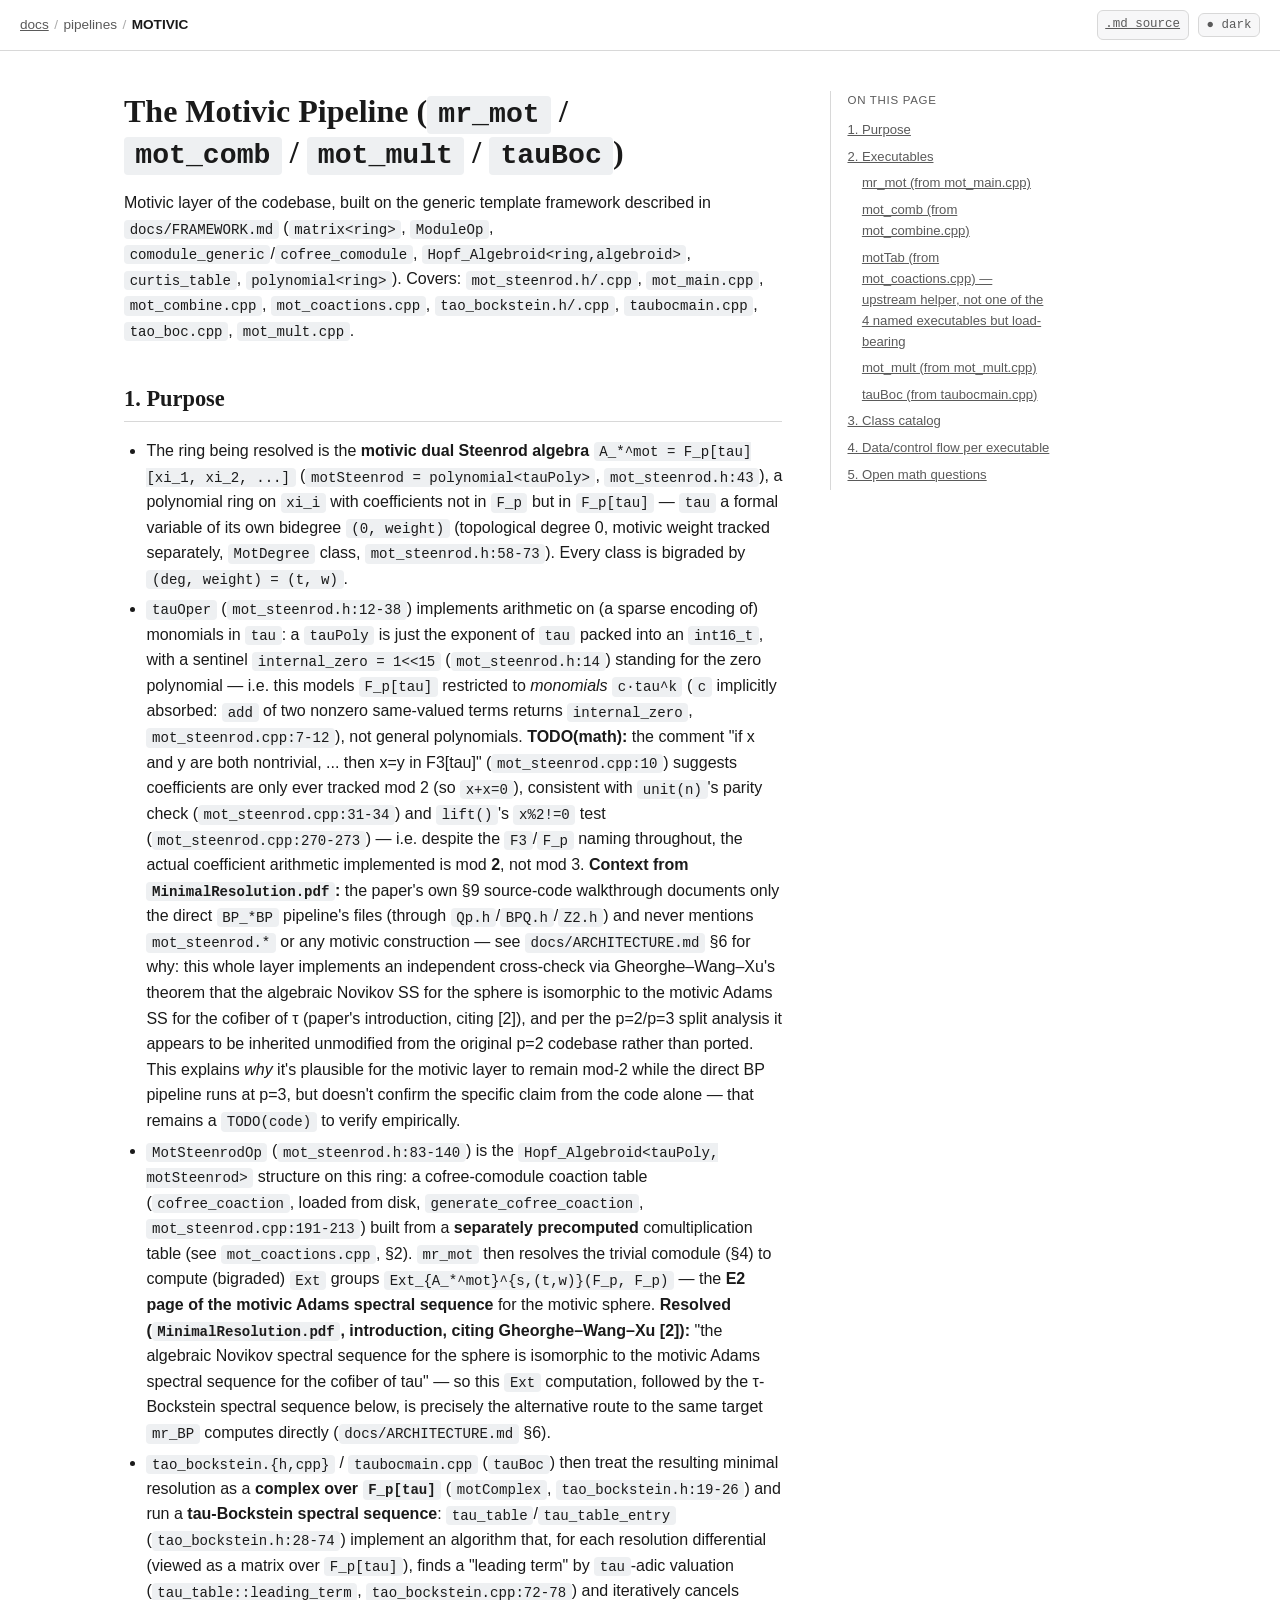
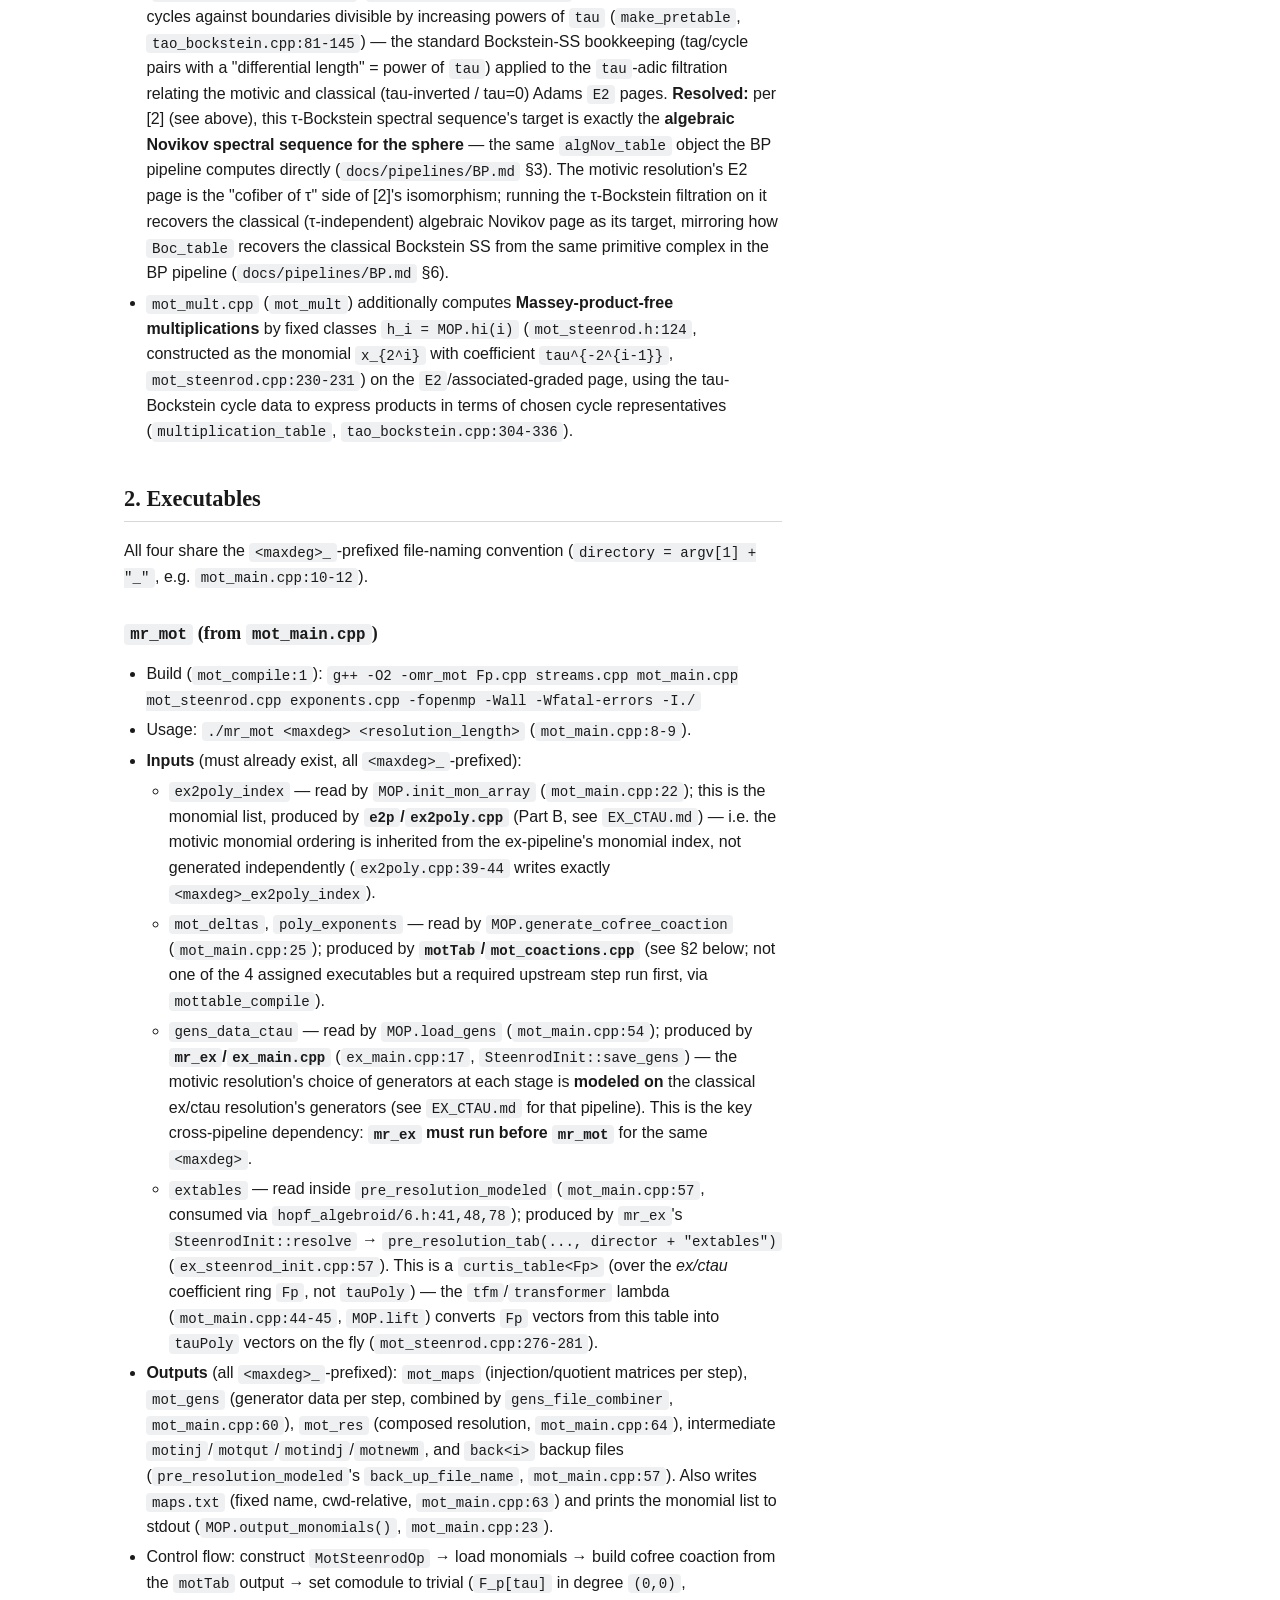
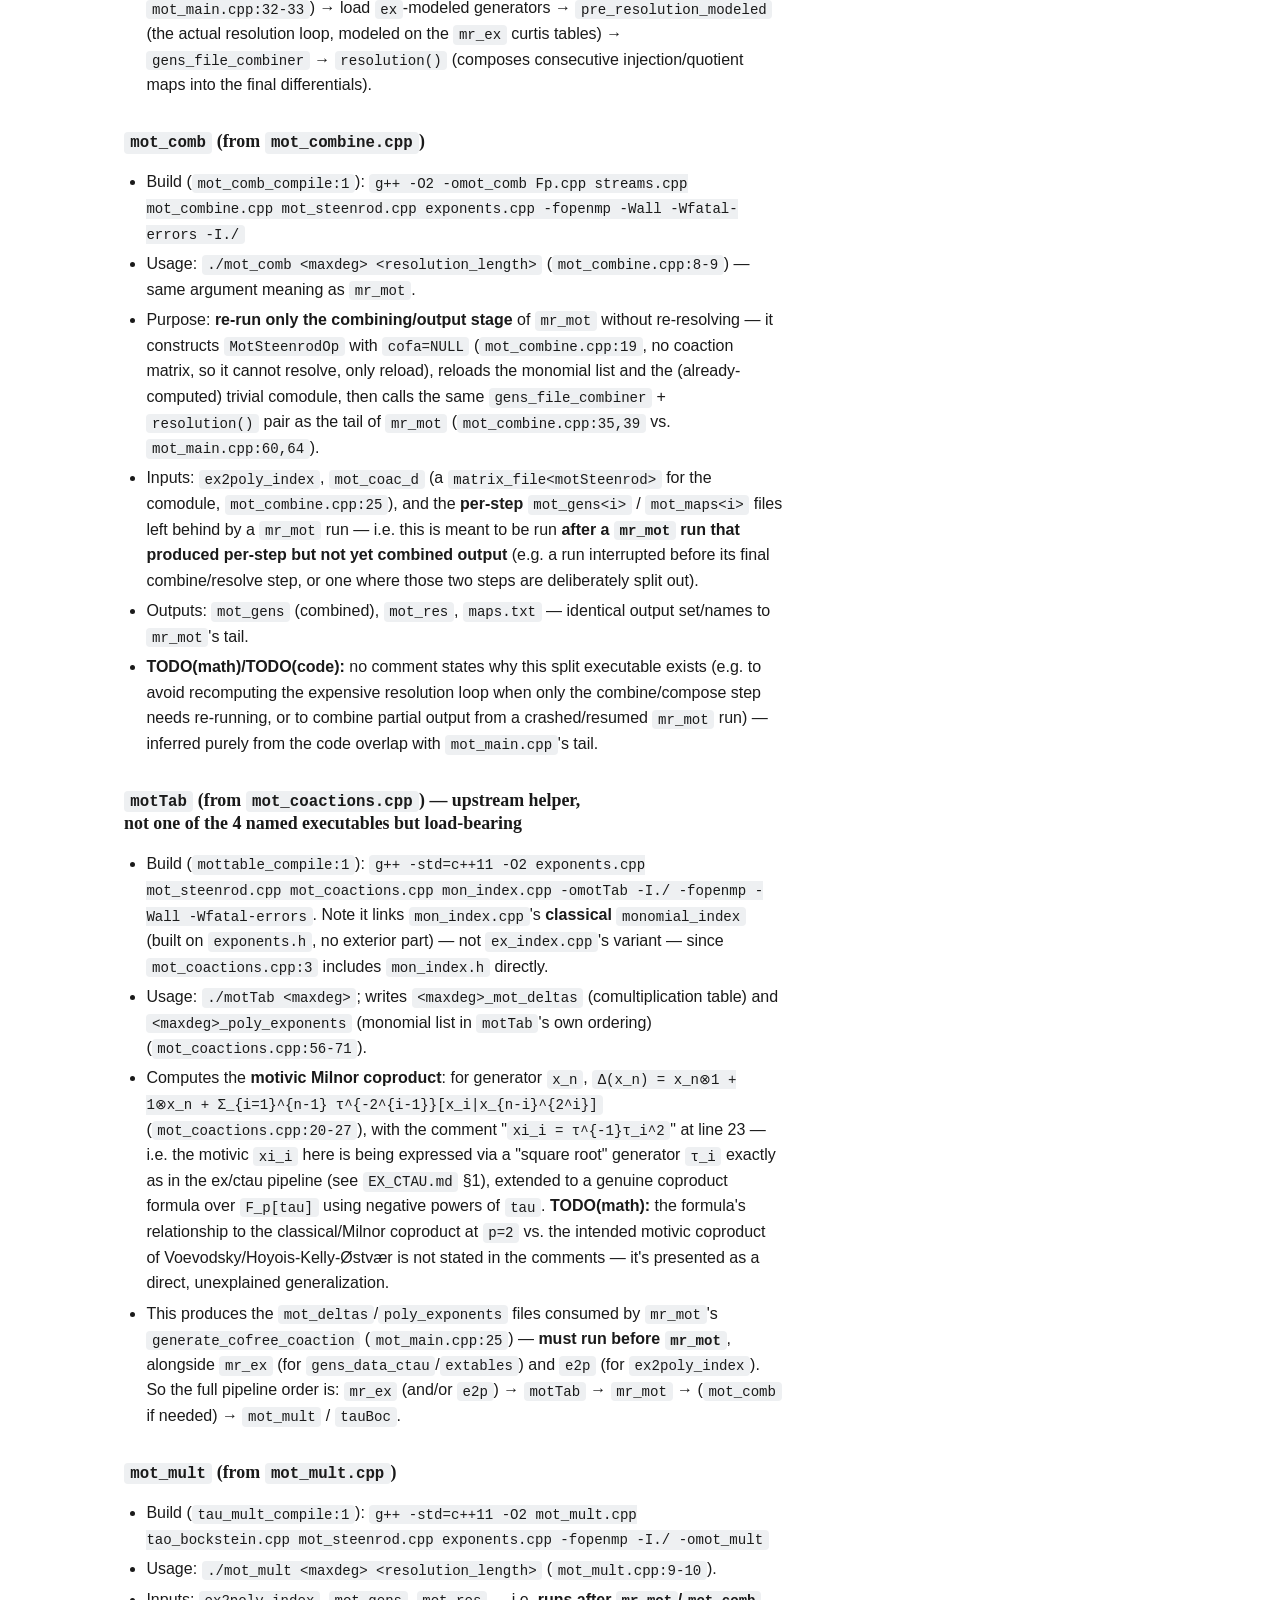
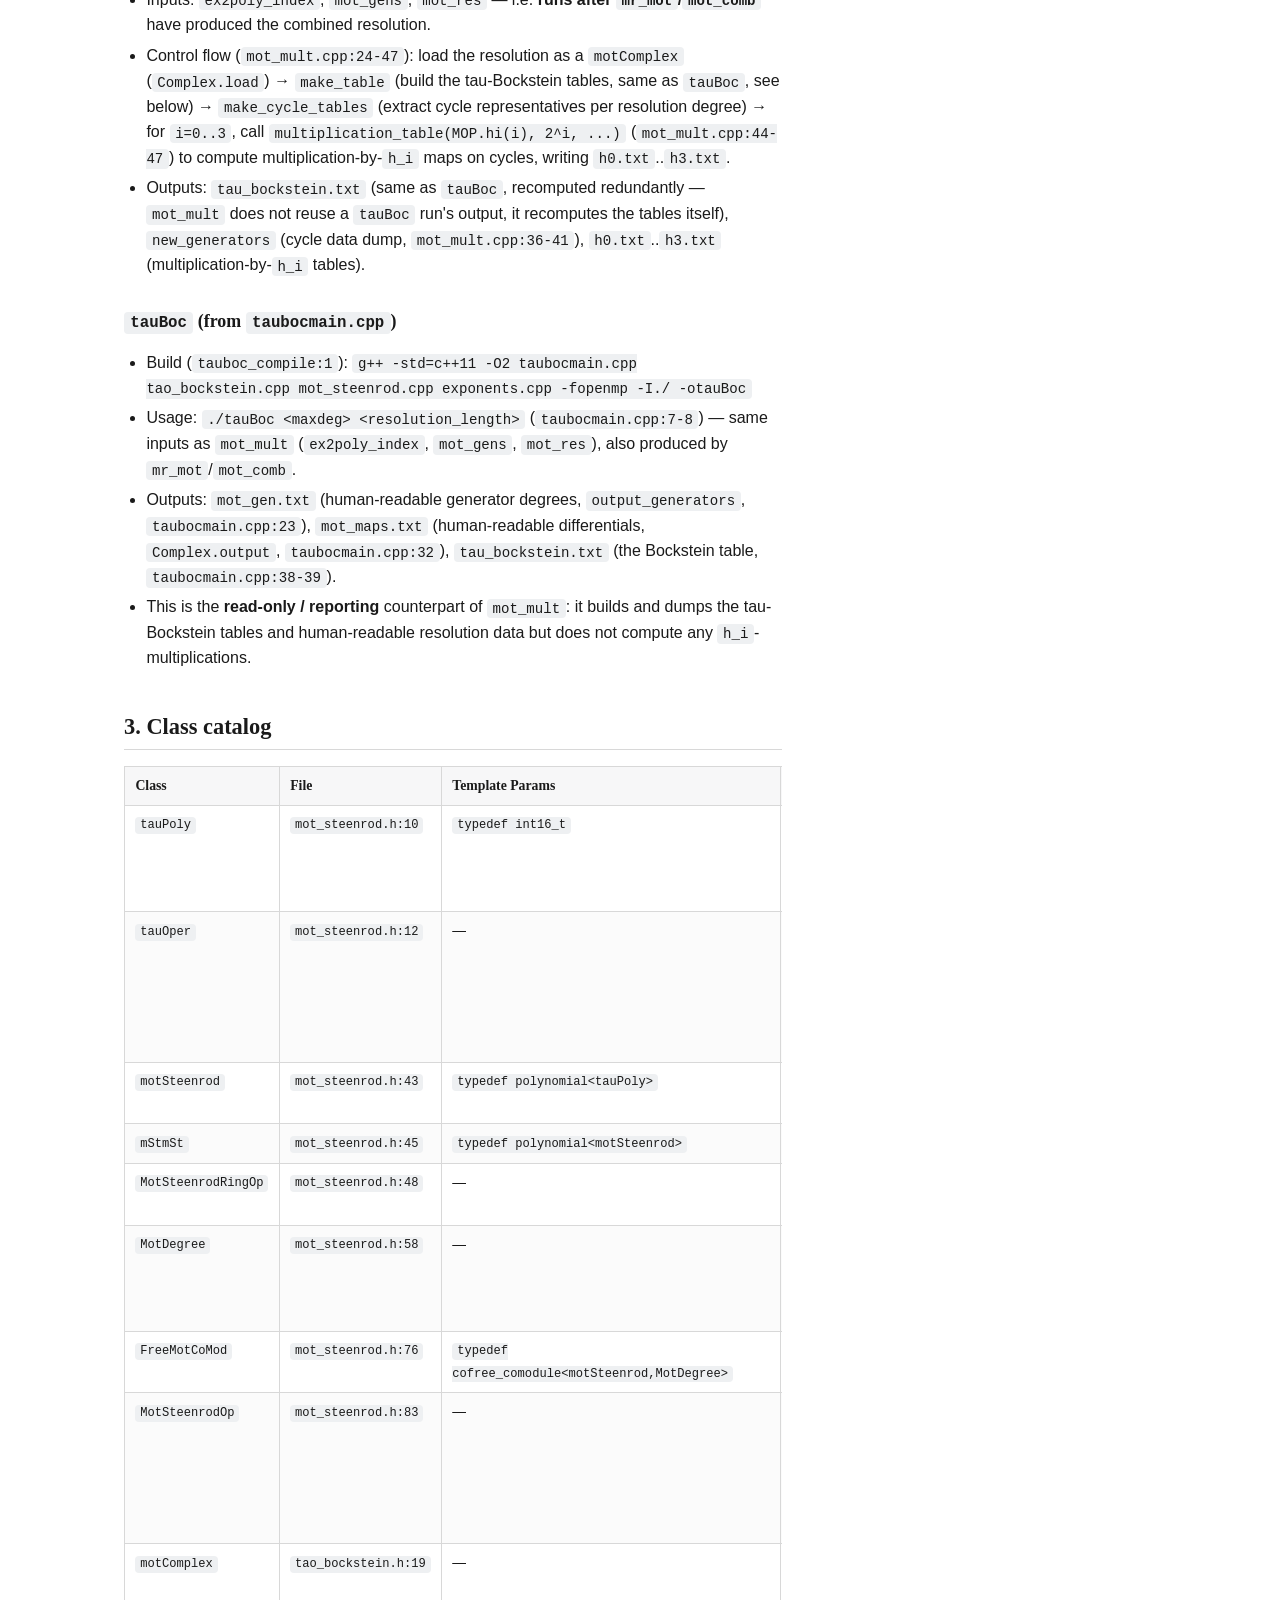
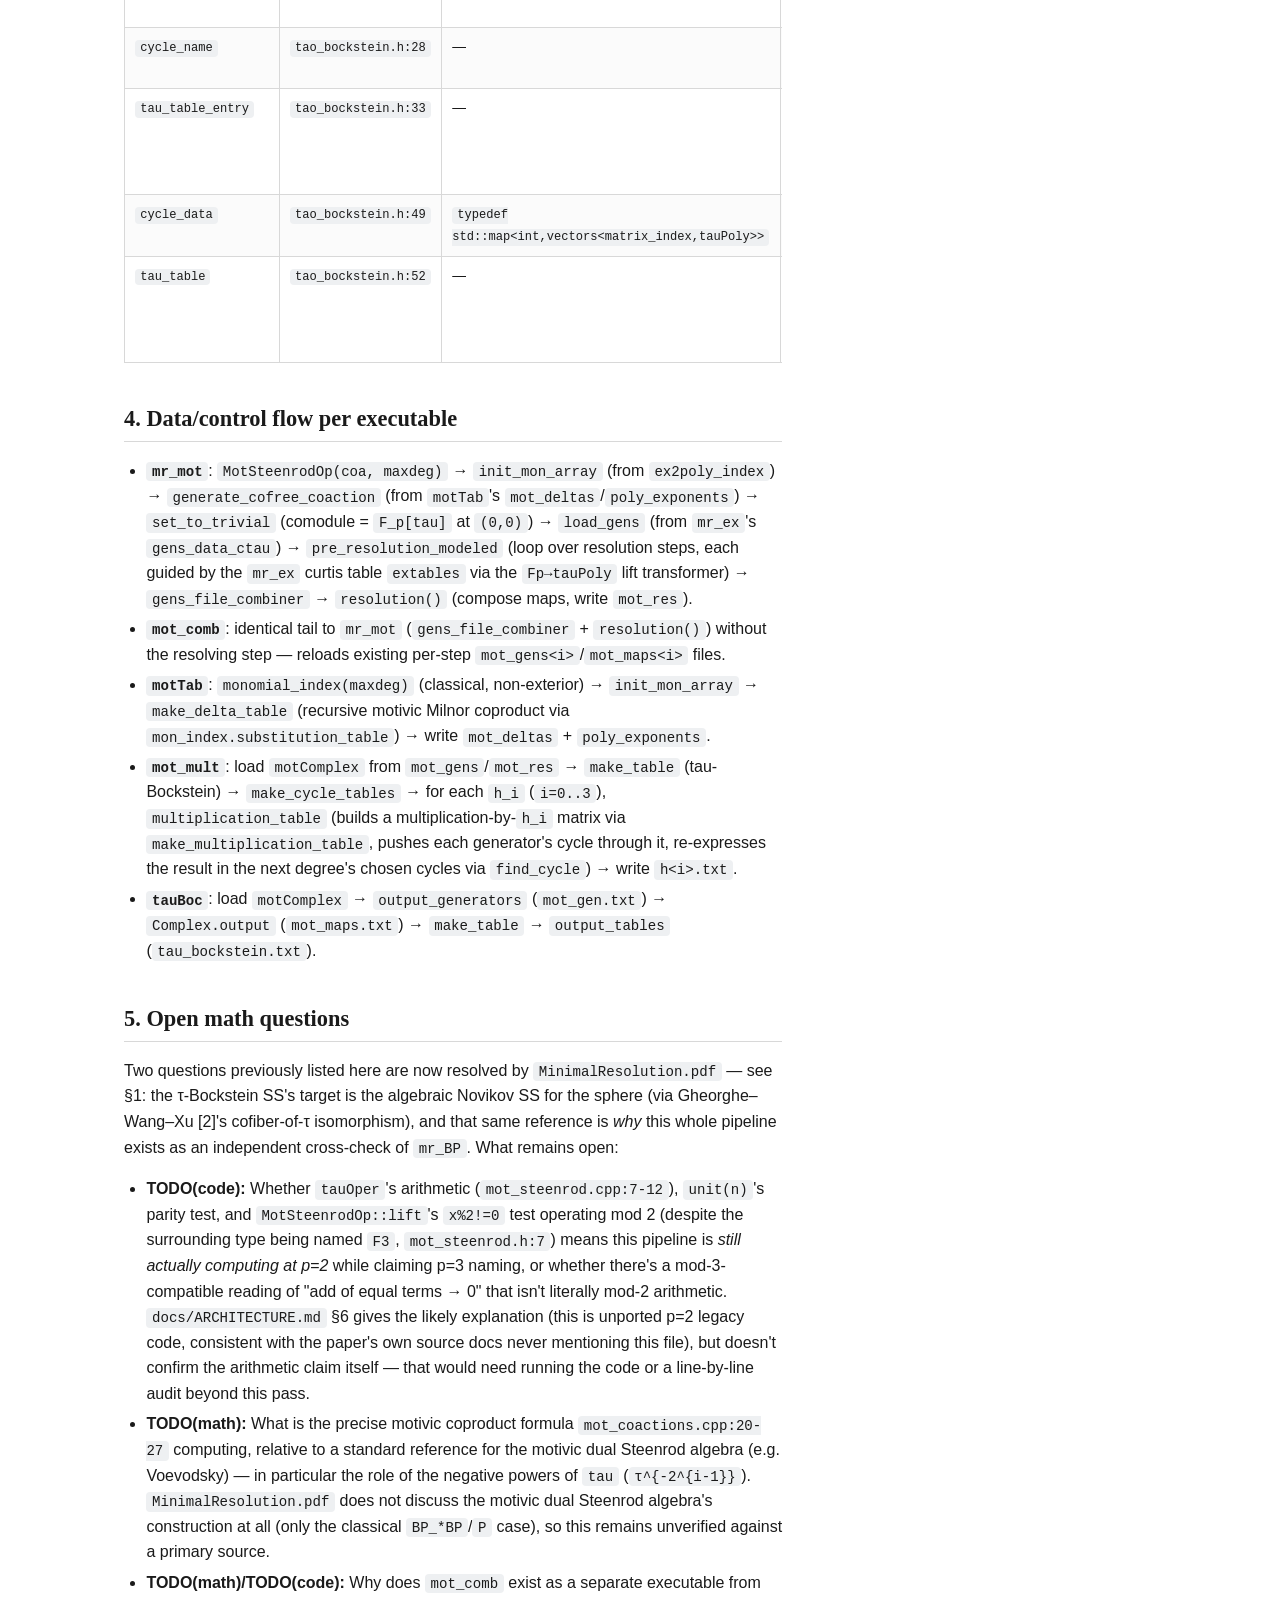
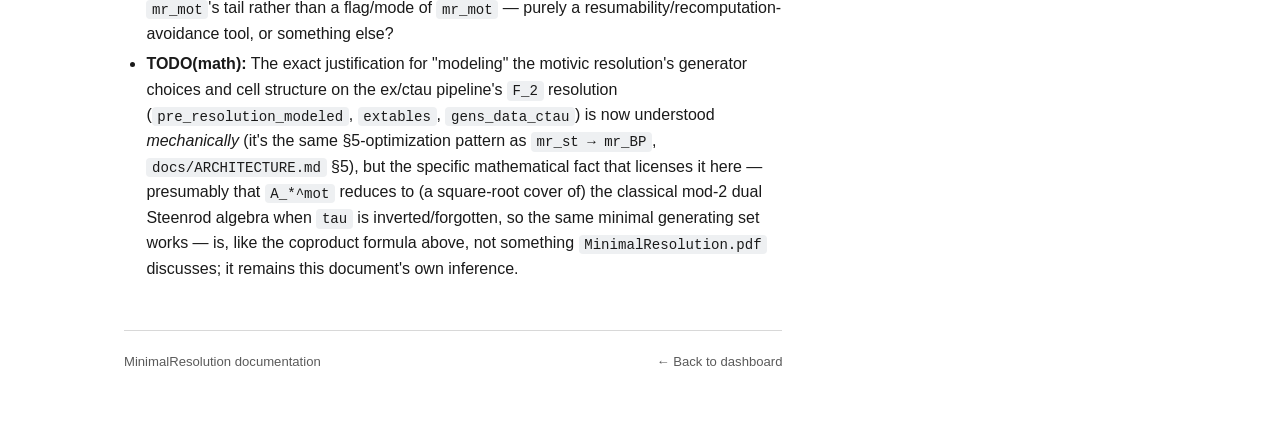
<file: docs/pipelines/MOTIVIC.html>
<!doctype html>
<html lang="en">
<head>
<meta charset="utf-8">
<meta name="viewport" content="width=device-width, initial-scale=1">
<title>The Motivic Pipeline (mr_mot / mot_comb / mot_mult / tauBoc) — MinimalResolution docs</title>
<link rel="stylesheet" href="../assets/style.css">
</head>
<body>
<div class="topbar">
  <div class="crumbs"><a href="../index.html">docs</a><span class="sep">/</span><span>pipelines</span><span class="sep">/</span><span class="current">MOTIVIC</span></div>
  <div class="actions">
    <a class="src-link" href="MOTIVIC.md">.md source</a>
    <button class="theme-toggle" data-theme-toggle type="button">● dark</button>
  </div>
</div>
<div class="page-shell">
  <article>
<h1 id="the-motivic-pipeline-mr_mot-mot_comb-mot_mult-tauboc">The Motivic Pipeline (<code>mr_mot</code> / <code>mot_comb</code> / <code>mot_mult</code> / <code>tauBoc</code>)<a class="heading-anchor" href="#the-motivic-pipeline-mr_mot-mot_comb-mot_mult-tauboc">#</a></h1>
<p>Motivic layer of the codebase, built on the generic template framework
described in <code>docs/FRAMEWORK.md</code> (<code>matrix&lt;ring&gt;</code>, <code>ModuleOp</code>,
<code>comodule_generic</code>/<code>cofree_comodule</code>, <code>Hopf_Algebroid&lt;ring,algebroid&gt;</code>,
<code>curtis_table</code>, <code>polynomial&lt;ring&gt;</code>). Covers: <code>mot_steenrod.h/.cpp</code>,
<code>mot_main.cpp</code>, <code>mot_combine.cpp</code>, <code>mot_coactions.cpp</code>, <code>tao_bockstein.h/.cpp</code>,
<code>taubocmain.cpp</code>, <code>tao_boc.cpp</code>, <code>mot_mult.cpp</code>.</p>
<h2 id="1-purpose">1. Purpose<a class="heading-anchor" href="#1-purpose">#</a></h2>
<ul>
<li>The ring being resolved is the <strong>motivic dual Steenrod algebra</strong>
<code>A_*^mot = F_p[tau][xi_1, xi_2, ...]</code> (<code>motSteenrod = polynomial&lt;tauPoly&gt;</code>,
<code>mot_steenrod.h:43</code>), a polynomial ring on <code>xi_i</code> with coefficients not in
<code>F_p</code> but in <code>F_p[tau]</code> — <code>tau</code> a formal variable of its own bidegree
<code>(0, weight)</code> (topological degree 0, motivic weight tracked separately,
<code>MotDegree</code> class, <code>mot_steenrod.h:58-73</code>). Every class is bigraded by
<code>(deg, weight) = (t, w)</code>.</li>
<li><code>tauOper</code> (<code>mot_steenrod.h:12-38</code>) implements arithmetic on (a sparse
encoding of) monomials in <code>tau</code>: a <code>tauPoly</code> is just the exponent of <code>tau</code>
packed into an <code>int16_t</code>, with a sentinel <code>internal_zero = 1&lt;&lt;15</code>
(<code>mot_steenrod.h:14</code>) standing for the zero polynomial — i.e. this models
<code>F_p[tau]</code> restricted to <em>monomials</em> <code>c·tau^k</code> (<code>c</code> implicitly absorbed:
<code>add</code> of two nonzero same-valued terms returns <code>internal_zero</code>,
<code>mot_steenrod.cpp:7-12</code>), not general polynomials. <strong>TODO(math):</strong> the
comment &quot;if x and y are both nontrivial, ... then x=y in F3[tau]&quot;
(<code>mot_steenrod.cpp:10</code>) suggests coefficients are only ever tracked
mod 2 (so <code>x+x=0</code>), consistent with <code>unit(n)</code>&#39;s parity check
(<code>mot_steenrod.cpp:31-34</code>) and <code>lift()</code>&#39;s <code>x%2!=0</code> test
(<code>mot_steenrod.cpp:270-273</code>) — i.e. despite the <code>F3</code>/<code>F_p</code> naming
throughout, the actual coefficient arithmetic implemented is mod <strong>2</strong>,
not mod 3. <strong>Context from <code>MinimalResolution.pdf</code>:</strong> the paper&#39;s own §9
source-code walkthrough documents only the direct <code>BP_*BP</code> pipeline&#39;s files
(through <code>Qp.h</code>/<code>BPQ.h</code>/<code>Z2.h</code>) and never mentions <code>mot_steenrod.*</code> or any
motivic construction — see <code>docs/ARCHITECTURE.md</code> §6 for why: this whole
layer implements an independent cross-check via Gheorghe–Wang–Xu&#39;s theorem
that the algebraic Novikov SS for the sphere is isomorphic to the motivic
Adams SS for the cofiber of τ (paper&#39;s introduction, citing [2]), and per
the p=2/p=3 split analysis it appears to be inherited unmodified from the
original p=2 codebase rather than ported. This explains <em>why</em> it&#39;s
plausible for the motivic layer to remain mod-2 while the direct BP
pipeline runs at p=3, but doesn&#39;t confirm the specific claim from the code
alone — that remains a <code>TODO(code)</code> to verify empirically.</li>
<li><code>MotSteenrodOp</code> (<code>mot_steenrod.h:83-140</code>) is the <code>Hopf_Algebroid&lt;tauPoly, motSteenrod&gt;</code> structure on this ring: a cofree-comodule coaction table
(<code>cofree_coaction</code>, loaded from disk, <code>generate_cofree_coaction</code>,
<code>mot_steenrod.cpp:191-213</code>) built from a <strong>separately precomputed</strong>
comultiplication table (see <code>mot_coactions.cpp</code>, §2). <code>mr_mot</code> then
resolves the trivial comodule (§4) to compute (bigraded) <code>Ext</code> groups
<code>Ext_{A_*^mot}^{s,(t,w)}(F_p, F_p)</code> — the <strong>E2 page of the motivic Adams
spectral sequence</strong> for the motivic sphere. <strong>Resolved
(<code>MinimalResolution.pdf</code>, introduction, citing Gheorghe–Wang–Xu [2]):</strong>
&quot;the algebraic Novikov spectral sequence for the sphere is isomorphic to
the motivic Adams spectral sequence for the cofiber of tau&quot; — so this
<code>Ext</code> computation, followed by the τ-Bockstein spectral sequence below,
is precisely the alternative route to the same target <code>mr_BP</code> computes
directly (<code>docs/ARCHITECTURE.md</code> §6).</li>
<li><code>tao_bockstein.{h,cpp}</code> / <code>taubocmain.cpp</code> (<code>tauBoc</code>) then treat the
resulting minimal resolution as a <strong>complex over <code>F_p[tau]</code></strong>
(<code>motComplex</code>, <code>tao_bockstein.h:19-26</code>) and run a <strong>tau-Bockstein spectral
sequence</strong>: <code>tau_table</code>/<code>tau_table_entry</code> (<code>tao_bockstein.h:28-74</code>)
implement an algorithm that, for each resolution differential (viewed as
a matrix over <code>F_p[tau]</code>), finds a &quot;leading term&quot; by <code>tau</code>-adic valuation
(<code>tau_table::leading_term</code>, <code>tao_bockstein.cpp:72-78</code>) and iteratively
cancels cycles against boundaries divisible by increasing powers of
<code>tau</code> (<code>make_pretable</code>, <code>tao_bockstein.cpp:81-145</code>) — the standard
Bockstein-SS bookkeeping (tag/cycle pairs with a &quot;differential length&quot; =
power of <code>tau</code>) applied to the <code>tau</code>-adic filtration relating the motivic
and classical (tau-inverted / tau=0) Adams <code>E2</code> pages.
<strong>Resolved:</strong> per [2] (see above), this τ-Bockstein spectral sequence&#39;s
target is exactly the <strong>algebraic Novikov spectral sequence for the
sphere</strong> — the same <code>algNov_table</code> object the BP pipeline computes
directly (<code>docs/pipelines/BP.md</code> §3). The motivic resolution&#39;s E2 page is
the &quot;cofiber of τ&quot; side of [2]&#39;s isomorphism; running the τ-Bockstein
filtration on it recovers the classical (τ-independent) algebraic Novikov
page as its target, mirroring how <code>Boc_table</code> recovers the classical
Bockstein SS from the same primitive complex in the BP pipeline
(<code>docs/pipelines/BP.md</code> §6).</li>
<li><code>mot_mult.cpp</code> (<code>mot_mult</code>) additionally computes <strong>Massey-product-free
multiplications</strong> by fixed classes <code>h_i = MOP.hi(i)</code> (<code>mot_steenrod.h:124</code>,
constructed as the monomial <code>x_{2^i}</code> with coefficient <code>tau^{-2^{i-1}}</code>,
<code>mot_steenrod.cpp:230-231</code>) on the <code>E2</code>/associated-graded page, using the
tau-Bockstein cycle data to express products in terms of chosen cycle
representatives (<code>multiplication_table</code>, <code>tao_bockstein.cpp:304-336</code>).</li>
</ul>
<h2 id="2-executables">2. Executables<a class="heading-anchor" href="#2-executables">#</a></h2>
<p>All four share the <code>&lt;maxdeg&gt;_</code>-prefixed file-naming convention
(<code>directory = argv[1] + &quot;_&quot;</code>, e.g. <code>mot_main.cpp:10-12</code>).</p>
<h3 id="mr_mot-from-mot_maincpp"><code>mr_mot</code> (from <code>mot_main.cpp</code>)<a class="heading-anchor" href="#mr_mot-from-mot_maincpp">#</a></h3>
<ul>
<li>Build (<code>mot_compile:1</code>): <code>g++ -O2 -omr_mot Fp.cpp streams.cpp mot_main.cpp mot_steenrod.cpp exponents.cpp -fopenmp -Wall -Wfatal-errors -I./</code></li>
<li>Usage: <code>./mr_mot &lt;maxdeg&gt; &lt;resolution_length&gt;</code> (<code>mot_main.cpp:8-9</code>).</li>
<li><strong>Inputs</strong> (must already exist, all <code>&lt;maxdeg&gt;_</code>-prefixed):<ul>
<li><code>ex2poly_index</code> — read by <code>MOP.init_mon_array</code> (<code>mot_main.cpp:22</code>); this
is the monomial list, produced by <strong><code>e2p</code>/<code>ex2poly.cpp</code></strong> (Part B, see
<code>EX_CTAU.md</code>) — i.e. the motivic monomial ordering is inherited from the
ex-pipeline&#39;s monomial index, not generated independently
(<code>ex2poly.cpp:39-44</code> writes exactly <code>&lt;maxdeg&gt;_ex2poly_index</code>).</li>
<li><code>mot_deltas</code>, <code>poly_exponents</code> — read by
<code>MOP.generate_cofree_coaction</code> (<code>mot_main.cpp:25</code>); produced by
<strong><code>motTab</code>/<code>mot_coactions.cpp</code></strong> (see §2 below; not one of the 4
assigned executables but a required upstream step run first, via
<code>mottable_compile</code>).</li>
<li><code>gens_data_ctau</code> — read by <code>MOP.load_gens</code> (<code>mot_main.cpp:54</code>);
produced by <strong><code>mr_ex</code>/<code>ex_main.cpp</code></strong> (<code>ex_main.cpp:17</code>,
<code>SteenrodInit::save_gens</code>) — the motivic resolution&#39;s choice of
generators at each stage is <strong>modeled on</strong> the classical ex/ctau
resolution&#39;s generators (see <code>EX_CTAU.md</code> for that pipeline). This is
the key cross-pipeline dependency: <strong><code>mr_ex</code> must run before <code>mr_mot</code></strong>
for the same <code>&lt;maxdeg&gt;</code>.</li>
<li><code>extables</code> — read inside <code>pre_resolution_modeled</code> (<code>mot_main.cpp:57</code>,
consumed via <code>hopf_algebroid/6.h:41,48,78</code>); produced by <code>mr_ex</code>&#39;s
<code>SteenrodInit::resolve</code> → <code>pre_resolution_tab(..., director + &quot;extables&quot;)</code> (<code>ex_steenrod_init.cpp:57</code>). This is a <code>curtis_table&lt;Fp&gt;</code>
(over the <em>ex/ctau</em> coefficient ring <code>Fp</code>, not <code>tauPoly</code>) — the
<code>tfm</code>/<code>transformer</code> lambda (<code>mot_main.cpp:44-45</code>, <code>MOP.lift</code>) converts
<code>Fp</code> vectors from this table into <code>tauPoly</code> vectors on the fly
(<code>mot_steenrod.cpp:276-281</code>).</li>
</ul>
</li>
<li><strong>Outputs</strong> (all <code>&lt;maxdeg&gt;_</code>-prefixed): <code>mot_maps</code> (injection/quotient
matrices per step), <code>mot_gens</code> (generator data per step, combined by
<code>gens_file_combiner</code>, <code>mot_main.cpp:60</code>), <code>mot_res</code> (composed resolution,
<code>mot_main.cpp:64</code>), intermediate <code>motinj</code>/<code>motqut</code>/<code>motindj</code>/<code>motnewm</code>,
and <code>back&lt;i&gt;</code> backup files (<code>pre_resolution_modeled</code>&#39;s
<code>back_up_file_name</code>, <code>mot_main.cpp:57</code>). Also writes <code>maps.txt</code> (fixed
name, cwd-relative, <code>mot_main.cpp:63</code>) and prints the monomial list to
stdout (<code>MOP.output_monomials()</code>, <code>mot_main.cpp:23</code>).</li>
<li>Control flow: construct <code>MotSteenrodOp</code> → load monomials → build cofree
coaction from the <code>motTab</code> output → set comodule to trivial (<code>F_p[tau]</code>
in degree <code>(0,0)</code>, <code>mot_main.cpp:32-33</code>) → load <code>ex</code>-modeled generators →
<code>pre_resolution_modeled</code> (the actual resolution loop, modeled on the
<code>mr_ex</code> curtis tables) → <code>gens_file_combiner</code> → <code>resolution()</code> (composes
consecutive injection/quotient maps into the final differentials).</li>
</ul>
<h3 id="mot_comb-from-mot_combinecpp"><code>mot_comb</code> (from <code>mot_combine.cpp</code>)<a class="heading-anchor" href="#mot_comb-from-mot_combinecpp">#</a></h3>
<ul>
<li>Build (<code>mot_comb_compile:1</code>): <code>g++ -O2 -omot_comb Fp.cpp streams.cpp mot_combine.cpp mot_steenrod.cpp exponents.cpp -fopenmp -Wall -Wfatal-errors -I./</code></li>
<li>Usage: <code>./mot_comb &lt;maxdeg&gt; &lt;resolution_length&gt;</code>
(<code>mot_combine.cpp:8-9</code>) — same argument meaning as <code>mr_mot</code>.</li>
<li>Purpose: <strong>re-run only the combining/output stage</strong> of <code>mr_mot</code> without
re-resolving — it constructs <code>MotSteenrodOp</code> with <code>cofa=NULL</code>
(<code>mot_combine.cpp:19</code>, no coaction matrix, so it cannot resolve, only
reload), reloads the monomial list and the (already-computed) trivial
comodule, then calls the same <code>gens_file_combiner</code> +
<code>resolution()</code> pair as the tail of <code>mr_mot</code> (<code>mot_combine.cpp:35,39</code>
vs. <code>mot_main.cpp:60,64</code>).</li>
<li>Inputs: <code>ex2poly_index</code>, <code>mot_coac_d</code> (a <code>matrix_file&lt;motSteenrod&gt;</code> for the
comodule, <code>mot_combine.cpp:25</code>), and the <strong>per-step</strong> <code>mot_gens&lt;i&gt;</code> /
<code>mot_maps&lt;i&gt;</code> files left behind by a <code>mr_mot</code> run — i.e. this is meant to
be run <strong>after a <code>mr_mot</code> run that produced per-step but not yet combined
output</strong> (e.g. a run interrupted before its final combine/resolve step,
or one where those two steps are deliberately split out).</li>
<li>Outputs: <code>mot_gens</code> (combined), <code>mot_res</code>, <code>maps.txt</code> — identical output
set/names to <code>mr_mot</code>&#39;s tail.</li>
<li><strong>TODO(math)/TODO(code):</strong> no comment states why this split executable
exists (e.g. to avoid recomputing the expensive resolution loop when only
the combine/compose step needs re-running, or to combine partial output
from a crashed/resumed <code>mr_mot</code> run) — inferred purely from the code
overlap with <code>mot_main.cpp</code>&#39;s tail.</li>
</ul>
<h3 id="mottab-from-mot_coactionscpp-upstream-helper-not-one-of-the-4-named-executables-but-load-bearing"><code>motTab</code> (from <code>mot_coactions.cpp</code>) — upstream helper, not one of the 4 named executables but load-bearing<a class="heading-anchor" href="#mottab-from-mot_coactionscpp-upstream-helper-not-one-of-the-4-named-executables-but-load-bearing">#</a></h3>
<ul>
<li>Build (<code>mottable_compile:1</code>): <code>g++ -std=c++11 -O2 exponents.cpp mot_steenrod.cpp mot_coactions.cpp mon_index.cpp -omotTab -I./ -fopenmp -Wall -Wfatal-errors</code>. Note it links <code>mon_index.cpp</code>&#39;s <strong>classical</strong>
<code>monomial_index</code> (built on <code>exponents.h</code>, no exterior part) — not
<code>ex_index.cpp</code>&#39;s variant — since <code>mot_coactions.cpp:3</code> includes
<code>mon_index.h</code> directly.</li>
<li>Usage: <code>./motTab &lt;maxdeg&gt;</code>; writes <code>&lt;maxdeg&gt;_mot_deltas</code> (comultiplication
table) and <code>&lt;maxdeg&gt;_poly_exponents</code> (monomial list in <code>motTab</code>&#39;s own
ordering) (<code>mot_coactions.cpp:56-71</code>).</li>
<li>Computes the <strong>motivic Milnor coproduct</strong>: for generator <code>x_n</code>,
<code>Δ(x_n) = x_n⊗1 + 1⊗x_n + Σ_{i=1}^{n-1} τ^{-2^{i-1}}[x_i|x_{n-i}^{2^i}]</code>
(<code>mot_coactions.cpp:20-27</code>), with the comment &quot;<code>xi_i = τ^{-1}τ_i^2</code>&quot; at
line 23 — i.e. the motivic <code>xi_i</code> here is being expressed via a &quot;square
root&quot; generator <code>τ_i</code> exactly as in the ex/ctau pipeline (see
<code>EX_CTAU.md</code> §1), extended to a genuine coproduct formula over
<code>F_p[tau]</code> using negative powers of <code>tau</code>. <strong>TODO(math):</strong> the formula&#39;s
relationship to the classical/Milnor coproduct at <code>p=2</code> vs. the intended
motivic coproduct of Voevodsky/Hoyois-Kelly-Østvær is not stated in the
comments — it&#39;s presented as a direct, unexplained generalization.</li>
<li>This produces the <code>mot_deltas</code>/<code>poly_exponents</code> files consumed by
<code>mr_mot</code>&#39;s <code>generate_cofree_coaction</code> (<code>mot_main.cpp:25</code>) — <strong>must run
before <code>mr_mot</code></strong>, alongside <code>mr_ex</code> (for <code>gens_data_ctau</code>/<code>extables</code>) and
<code>e2p</code> (for <code>ex2poly_index</code>). So the full pipeline order is:
<code>mr_ex</code> (and/or <code>e2p</code>) → <code>motTab</code> → <code>mr_mot</code> → (<code>mot_comb</code> if needed) →
<code>mot_mult</code> / <code>tauBoc</code>.</li>
</ul>
<h3 id="mot_mult-from-mot_multcpp"><code>mot_mult</code> (from <code>mot_mult.cpp</code>)<a class="heading-anchor" href="#mot_mult-from-mot_multcpp">#</a></h3>
<ul>
<li>Build (<code>tau_mult_compile:1</code>): <code>g++ -std=c++11 -O2 mot_mult.cpp tao_bockstein.cpp mot_steenrod.cpp exponents.cpp -fopenmp -I./ -omot_mult</code></li>
<li>Usage: <code>./mot_mult &lt;maxdeg&gt; &lt;resolution_length&gt;</code> (<code>mot_mult.cpp:9-10</code>).</li>
<li>Inputs: <code>ex2poly_index</code>, <code>mot_gens</code>, <code>mot_res</code> — i.e. <strong>runs after
<code>mr_mot</code>/<code>mot_comb</code></strong> have produced the combined resolution.</li>
<li>Control flow (<code>mot_mult.cpp:24-47</code>): load the resolution as a
<code>motComplex</code> (<code>Complex.load</code>) → <code>make_table</code> (build the tau-Bockstein
tables, same as <code>tauBoc</code>, see below) → <code>make_cycle_tables</code> (extract
cycle representatives per resolution degree) → for <code>i=0..3</code>, call
<code>multiplication_table(MOP.hi(i), 2^i, ...)</code> (<code>mot_mult.cpp:44-47</code>) to
compute multiplication-by-<code>h_i</code> maps on cycles, writing
<code>h0.txt</code>..<code>h3.txt</code>.</li>
<li>Outputs: <code>tau_bockstein.txt</code> (same as <code>tauBoc</code>, recomputed redundantly —
<code>mot_mult</code> does not reuse a <code>tauBoc</code> run&#39;s output, it recomputes the
tables itself), <code>new_generators</code> (cycle data dump,
<code>mot_mult.cpp:36-41</code>), <code>h0.txt</code>..<code>h3.txt</code> (multiplication-by-<code>h_i</code>
tables).</li>
</ul>
<h3 id="tauboc-from-taubocmaincpp"><code>tauBoc</code> (from <code>taubocmain.cpp</code>)<a class="heading-anchor" href="#tauboc-from-taubocmaincpp">#</a></h3>
<ul>
<li>Build (<code>tauboc_compile:1</code>): <code>g++ -std=c++11 -O2 taubocmain.cpp tao_bockstein.cpp mot_steenrod.cpp exponents.cpp -fopenmp -I./ -otauBoc</code></li>
<li>Usage: <code>./tauBoc &lt;maxdeg&gt; &lt;resolution_length&gt;</code>
(<code>taubocmain.cpp:7-8</code>) — same inputs as <code>mot_mult</code> (<code>ex2poly_index</code>,
<code>mot_gens</code>, <code>mot_res</code>), also produced by <code>mr_mot</code>/<code>mot_comb</code>.</li>
<li>Outputs: <code>mot_gen.txt</code> (human-readable generator degrees,
<code>output_generators</code>, <code>taubocmain.cpp:23</code>), <code>mot_maps.txt</code> (human-readable
differentials, <code>Complex.output</code>, <code>taubocmain.cpp:32</code>),
<code>tau_bockstein.txt</code> (the Bockstein table, <code>taubocmain.cpp:38-39</code>).</li>
<li>This is the <strong>read-only / reporting</strong> counterpart of <code>mot_mult</code>: it
builds and dumps the tau-Bockstein tables and human-readable resolution
data but does not compute any <code>h_i</code>-multiplications.</li>
</ul>
<h2 id="3-class-catalog">3. Class catalog<a class="heading-anchor" href="#3-class-catalog">#</a></h2>
<div class="table-wrap"><table>
<thead><tr>
<th>Class</th>
<th>File</th>
<th>Template Params</th>
<th>Base Classes</th>
<th>Purpose</th>
</tr>
</thead>
<tbody><tr>
<td><code>tauPoly</code></td>
<td><code>mot_steenrod.h:10</code></td>
<td><code>typedef int16_t</code></td>
<td>—</td>
<td>Encodes a single monomial <code>c·tau^k</code> in <code>F_p[tau]</code> as its <code>tau</code>-exponent; sentinel <code>internal_zero=1&lt;&lt;15</code> for <code>0</code> (<code>mot_steenrod.h:14</code>)</td>
</tr>
<tr>
<td><code>tauOper</code></td>
<td><code>mot_steenrod.h:12</code></td>
<td>—</td>
<td><code>virtual RingOp&lt;tauPoly&gt;</code></td>
<td>Arithmetic on (monomials of) <code>F_p[tau]</code>; <code>add</code> of distinct-valuation or equal nonzero terms collapses per mod-2 rule (<code>mot_steenrod.cpp:7-12</code>, see §1 TODO); <code>tau_valuation</code>, <code>shift</code>, <code>power_tau</code> for Bockstein bookkeeping</td>
</tr>
<tr>
<td><code>motSteenrod</code></td>
<td><code>mot_steenrod.h:43</code></td>
<td><code>typedef polynomial&lt;tauPoly&gt;</code></td>
<td>—</td>
<td>The motivic dual Steenrod algebra <code>F_p[tau][xi_1,xi_2,...]</code></td>
</tr>
<tr>
<td><code>mStmSt</code></td>
<td><code>mot_steenrod.h:45</code></td>
<td><code>typedef polynomial&lt;motSteenrod&gt;</code></td>
<td>—</td>
<td><code>A_*^mot ⊗ A_*^mot</code>, used for the coproduct</td>
</tr>
<tr>
<td><code>MotSteenrodRingOp</code></td>
<td><code>mot_steenrod.h:48</code></td>
<td>—</td>
<td><code>virtual PolynomialOp&lt;tauPoly&gt;</code></td>
<td>Ring/module ops on <code>motSteenrod</code>; wires <code>output_term</code> (<code>mot_steenrod.cpp:77-80</code>)</td>
</tr>
<tr>
<td><code>MotDegree</code></td>
<td><code>mot_steenrod.h:58</code></td>
<td>—</td>
<td>—</td>
<td>Bigrading <code>(deg, weight)</code>; <code>varWeight(n) = xnDeg(n)/2</code> (<code>mot_steenrod.cpp:113</code>) — motivic weight of <code>xi_n</code> is half its topological degree</td>
</tr>
<tr>
<td><code>FreeMotCoMod</code></td>
<td><code>mot_steenrod.h:76</code></td>
<td><code>typedef cofree_comodule&lt;motSteenrod,MotDegree&gt;</code></td>
<td>—</td>
<td>Cofree <code>A_*^mot</code>-comodule bigraded by <code>MotDegree</code></td>
</tr>
<tr>
<td><code>MotSteenrodOp</code></td>
<td><code>mot_steenrod.h:83</code></td>
<td>—</td>
<td><code>virtual Hopf_Algebroid&lt;tauPoly,motSteenrod&gt;</code></td>
<td>The Hopf algebroid structure on <code>A_*^mot</code>; owns <code>cofree_coaction</code>, <code>mon_array</code>/<code>mon_index</code>, <code>etaL</code>/<code>etaR</code>, <code>delta</code>, <code>hi(i)</code>, <code>lift()</code> (F_p→F_p[tau] and vector lift), <code>algebroid2vector[St]</code>/<code>vector2algebroid</code></td>
</tr>
<tr>
<td><code>motComplex</code></td>
<td><code>tao_bockstein.h:19</code></td>
<td>—</td>
<td><code>complex&lt;MotDegree,tauPoly&gt;</code></td>
<td>Loads a resolution&#39;s differentials as matrices over <code>tauPoly</code> from <code>mot_gens</code>/<code>mot_res</code> (<code>tao_bockstein.cpp:24-61</code>)</td>
</tr>
<tr>
<td><code>cycle_name</code></td>
<td><code>tao_bockstein.h:28</code></td>
<td>—</td>
<td>—</td>
<td>Single private <code>int i</code>; unused elsewhere in the read files — likely a stub/leftover</td>
</tr>
<tr>
<td><code>tau_table_entry</code></td>
<td><code>tao_bockstein.h:33</code></td>
<td>—</td>
<td>—</td>
<td>One row of the tau-Bockstein table: <code>tag</code>/<code>cycle</code> indices, full vectors, <code>diff_length</code> (power of <code>tau</code> of the differential)</td>
</tr>
<tr>
<td><code>cycle_data</code></td>
<td><code>tao_bockstein.h:49</code></td>
<td><code>typedef std::map&lt;int,vectors&lt;matrix_index,tauPoly&gt;&gt;</code></td>
<td>—</td>
<td>Map from generator index to its chosen cycle representative</td>
</tr>
<tr>
<td><code>tau_table</code></td>
<td><code>tao_bockstein.h:52</code></td>
<td>—</td>
<td>—</td>
<td>The Bockstein table at one resolution degree: <code>make_pretable</code> (core recursive cancellation algorithm, <code>tao_bockstein.cpp:81-145</code>), <code>get_cycles</code>/<code>get_tags</code>, <code>pot_maker</code></td>
</tr>
</tbody>
</table></div>
<h2 id="4-datacontrol-flow-per-executable">4. Data/control flow per executable<a class="heading-anchor" href="#4-datacontrol-flow-per-executable">#</a></h2>
<ul>
<li><strong><code>mr_mot</code></strong>: <code>MotSteenrodOp(coa, maxdeg)</code> → <code>init_mon_array</code> (from
<code>ex2poly_index</code>) → <code>generate_cofree_coaction</code> (from <code>motTab</code>&#39;s
<code>mot_deltas</code>/<code>poly_exponents</code>) → <code>set_to_trivial</code> (comodule = <code>F_p[tau]</code>
at <code>(0,0)</code>) → <code>load_gens</code> (from <code>mr_ex</code>&#39;s <code>gens_data_ctau</code>) →
<code>pre_resolution_modeled</code> (loop over resolution steps, each guided by the
<code>mr_ex</code> curtis table <code>extables</code> via the <code>Fp→tauPoly</code> lift transformer) →
<code>gens_file_combiner</code> → <code>resolution()</code> (compose maps, write <code>mot_res</code>).</li>
<li><strong><code>mot_comb</code></strong>: identical tail to <code>mr_mot</code> (<code>gens_file_combiner</code> +
<code>resolution()</code>) without the resolving step — reloads existing per-step
<code>mot_gens&lt;i&gt;</code>/<code>mot_maps&lt;i&gt;</code> files.</li>
<li><strong><code>motTab</code></strong>: <code>monomial_index(maxdeg)</code> (classical, non-exterior) →
<code>init_mon_array</code> → <code>make_delta_table</code> (recursive motivic Milnor coproduct
via <code>mon_index.substitution_table</code>) → write <code>mot_deltas</code> +
<code>poly_exponents</code>.</li>
<li><strong><code>mot_mult</code></strong>: load <code>motComplex</code> from <code>mot_gens</code>/<code>mot_res</code> →
<code>make_table</code> (tau-Bockstein) → <code>make_cycle_tables</code> → for each <code>h_i</code>
(<code>i=0..3</code>), <code>multiplication_table</code> (builds a multiplication-by-<code>h_i</code>
matrix via <code>make_multiplication_table</code>, pushes each generator&#39;s cycle
through it, re-expresses the result in the next degree&#39;s chosen cycles
via <code>find_cycle</code>) → write <code>h&lt;i&gt;.txt</code>.</li>
<li><strong><code>tauBoc</code></strong>: load <code>motComplex</code> → <code>output_generators</code> (<code>mot_gen.txt</code>) →
<code>Complex.output</code> (<code>mot_maps.txt</code>) → <code>make_table</code> → <code>output_tables</code>
(<code>tau_bockstein.txt</code>).</li>
</ul>
<h2 id="5-open-math-questions">5. Open math questions<a class="heading-anchor" href="#5-open-math-questions">#</a></h2>
<p>Two questions previously listed here are now resolved by
<code>MinimalResolution.pdf</code> — see §1: the τ-Bockstein SS&#39;s target is the
algebraic Novikov SS for the sphere (via Gheorghe–Wang–Xu [2]&#39;s
cofiber-of-τ isomorphism), and that same reference is <em>why</em> this whole
pipeline exists as an independent cross-check of <code>mr_BP</code>. What remains
open:</p>
<ul>
<li><strong>TODO(code):</strong> Whether <code>tauOper</code>&#39;s arithmetic (<code>mot_steenrod.cpp:7-12</code>),
<code>unit(n)</code>&#39;s parity test, and <code>MotSteenrodOp::lift</code>&#39;s <code>x%2!=0</code> test
operating mod 2 (despite the surrounding type being named <code>F3</code>,
<code>mot_steenrod.h:7</code>) means this pipeline is <em>still actually computing at
p=2</em> while claiming p=3 naming, or whether there&#39;s a mod-3-compatible
reading of &quot;add of equal terms → 0&quot; that isn&#39;t literally mod-2 arithmetic.
<code>docs/ARCHITECTURE.md</code> §6 gives the likely explanation (this is
unported p=2 legacy code, consistent with the paper&#39;s own source docs
never mentioning this file), but doesn&#39;t confirm the arithmetic claim
itself — that would need running the code or a line-by-line audit beyond
this pass.</li>
<li><strong>TODO(math):</strong> What is the precise motivic coproduct formula
<code>mot_coactions.cpp:20-27</code> computing, relative to a standard reference for
the motivic dual Steenrod algebra (e.g. Voevodsky) — in particular the
role of the negative powers of <code>tau</code> (<code>τ^{-2^{i-1}}</code>). <code>MinimalResolution.pdf</code>
does not discuss the motivic dual Steenrod algebra&#39;s construction at all
(only the classical <code>BP_*BP</code>/<code>P</code> case), so this remains unverified against
a primary source.</li>
<li><strong>TODO(math)/TODO(code):</strong> Why does <code>mot_comb</code> exist as a separate
executable from <code>mr_mot</code>&#39;s tail rather than a flag/mode of <code>mr_mot</code> —
purely a resumability/recomputation-avoidance tool, or something else?</li>
<li><strong>TODO(math):</strong> The exact justification for &quot;modeling&quot; the motivic
resolution&#39;s generator choices and cell structure on the ex/ctau
pipeline&#39;s <code>F_2</code> resolution (<code>pre_resolution_modeled</code>, <code>extables</code>,
<code>gens_data_ctau</code>) is now understood <em>mechanically</em> (it&#39;s the same
§5-optimization pattern as <code>mr_st → mr_BP</code>, <code>docs/ARCHITECTURE.md</code> §5),
but the specific mathematical fact that licenses it here — presumably that
<code>A_*^mot</code> reduces to (a square-root cover of) the classical mod-2 dual
Steenrod algebra when <code>tau</code> is inverted/forgotten, so the same minimal
generating set works — is, like the coproduct formula above, not
something <code>MinimalResolution.pdf</code> discusses; it remains this document&#39;s
own inference.</li>
</ul>

  <footer class="page-footer">
    <span>MinimalResolution documentation</span>
    <a href="../index.html">&larr; Back to dashboard</a>
  </footer>
  </article>
  <nav id="toc" aria-label="Table of contents"></nav>
</div>
<script src="../assets/page.js"></script>
</body>
</html>
</file>
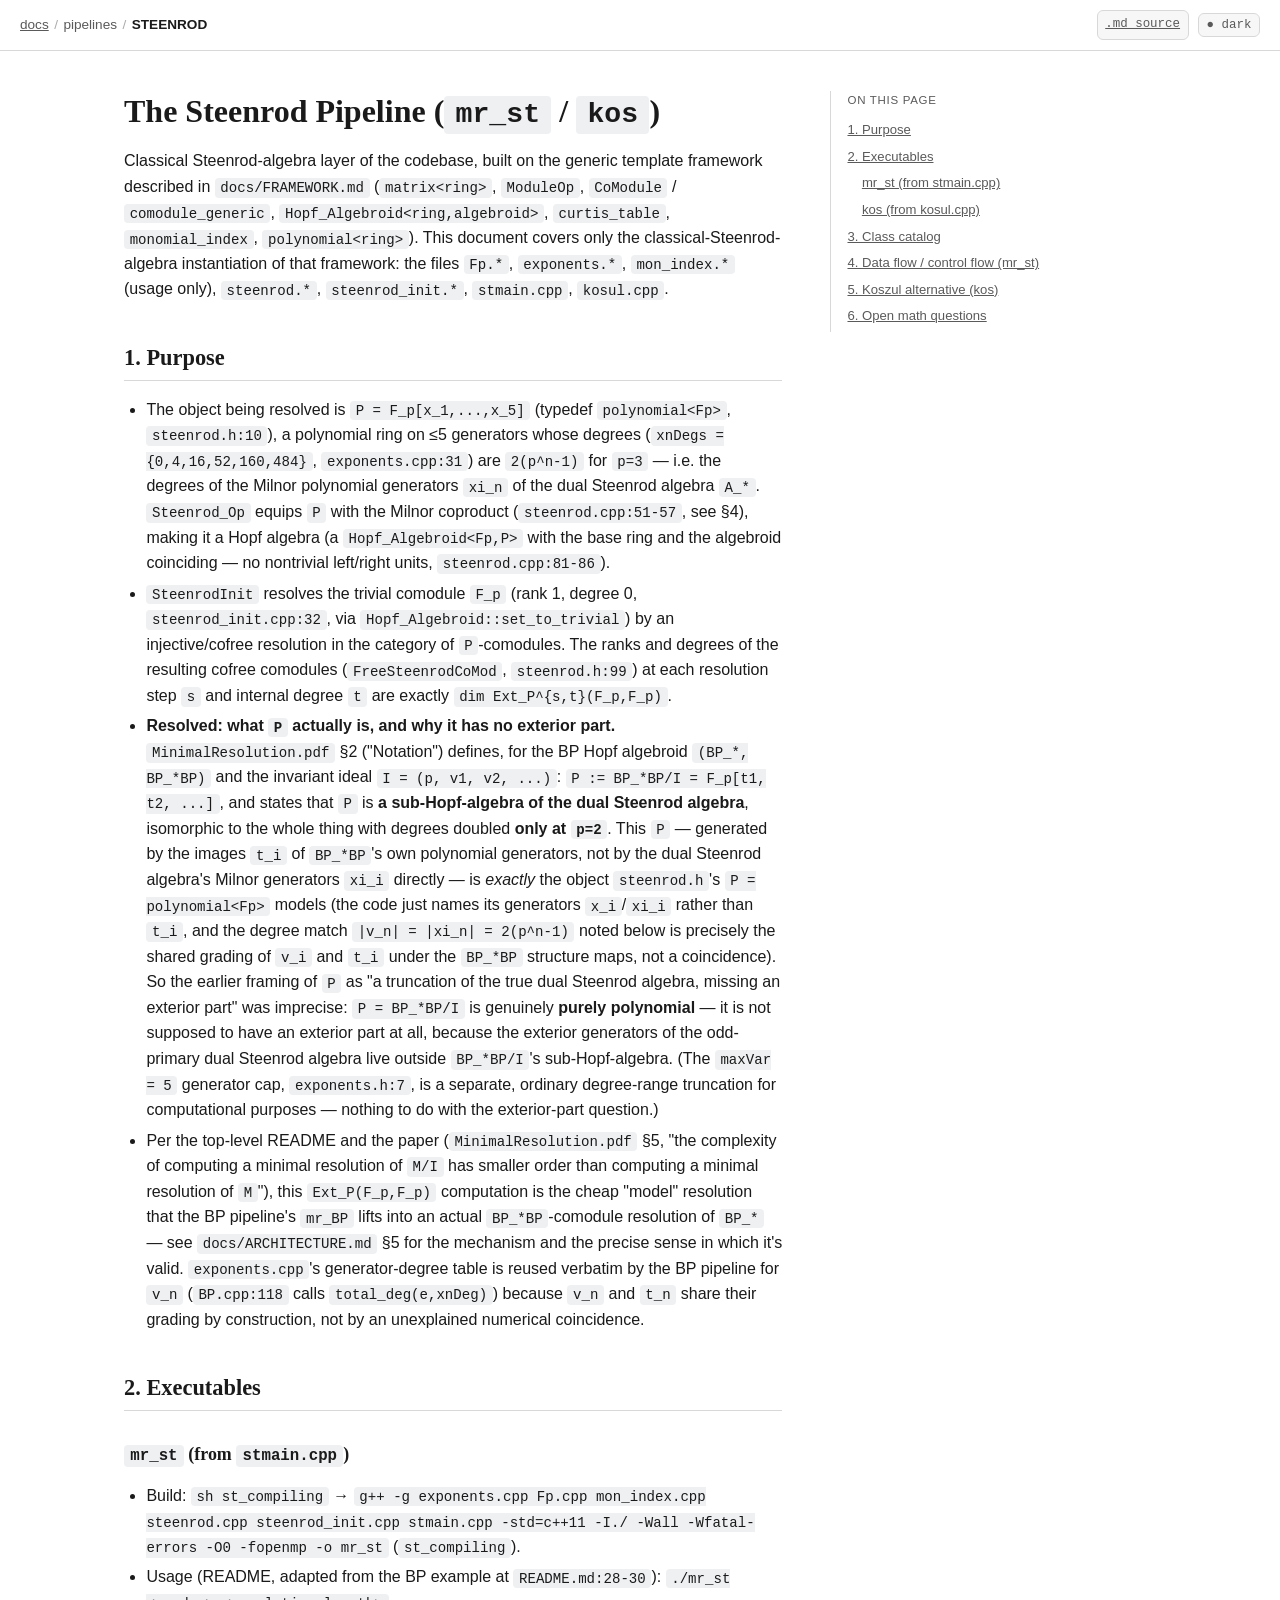
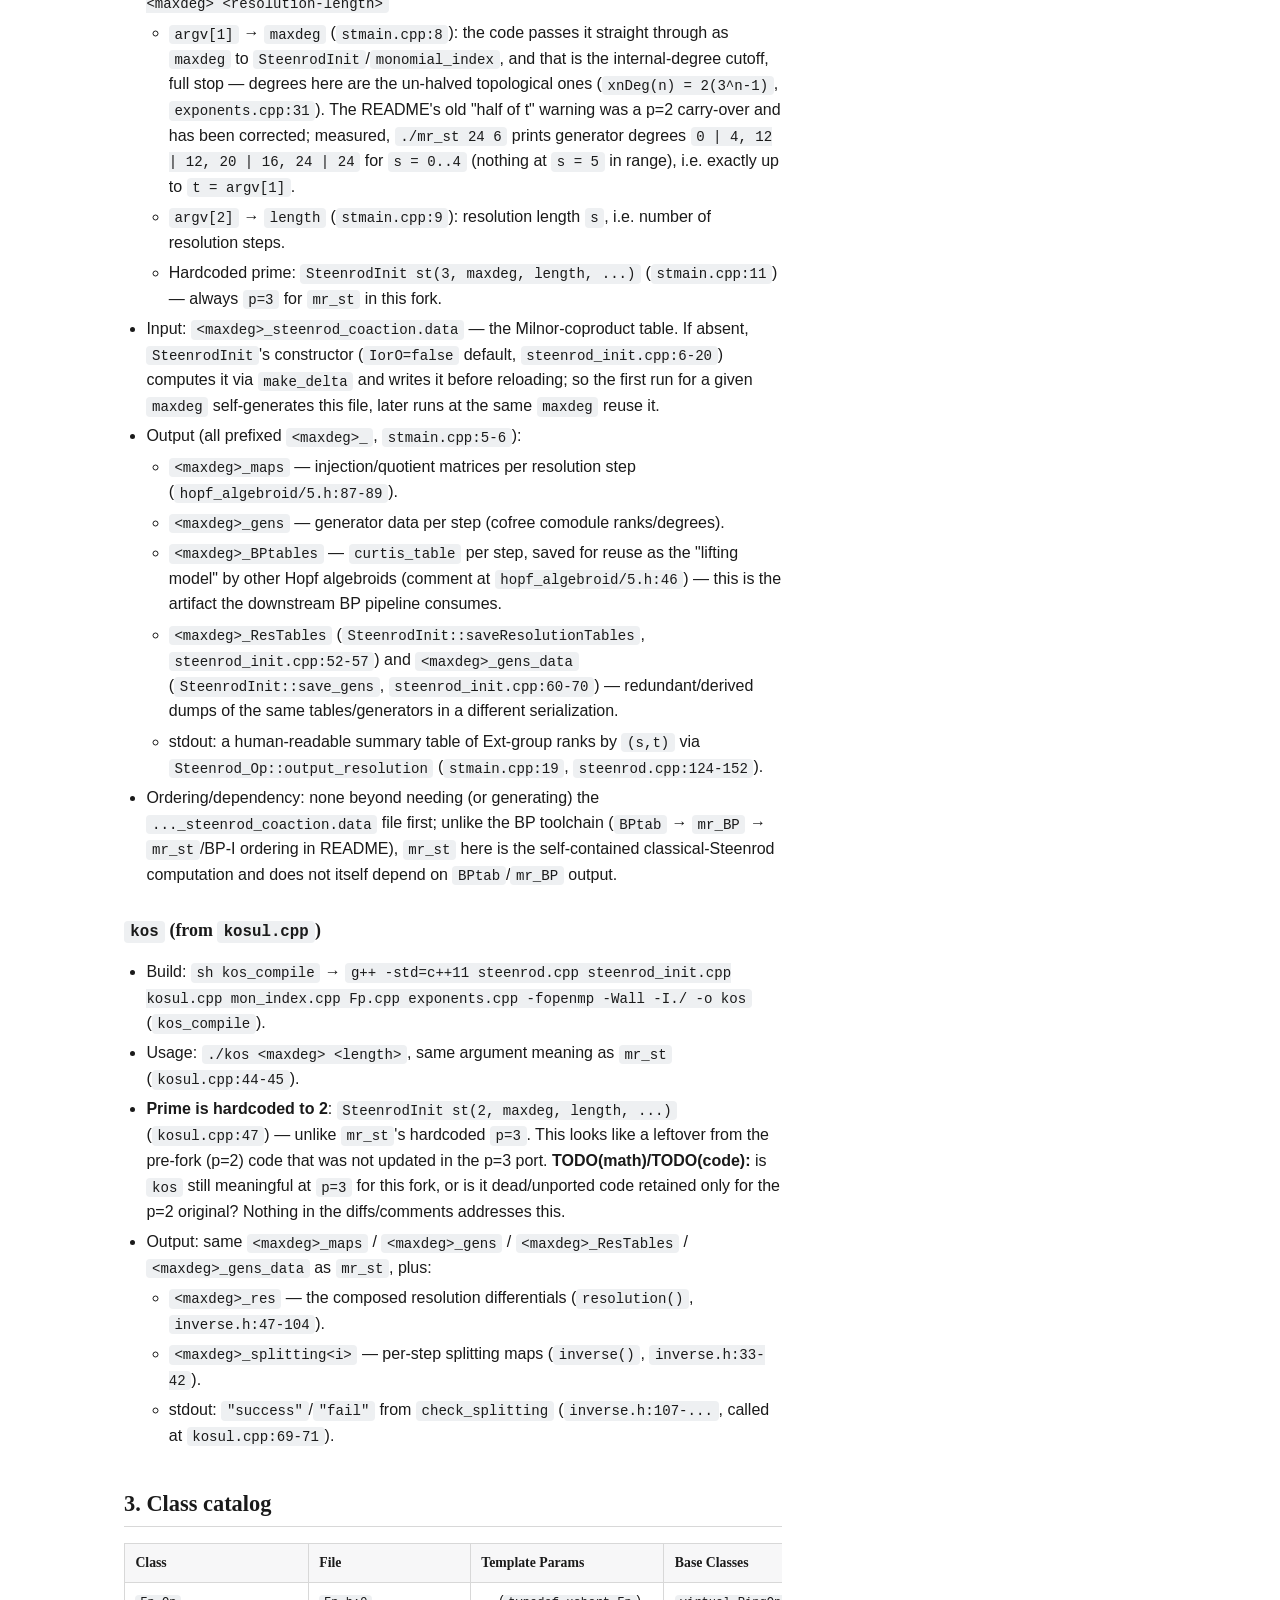
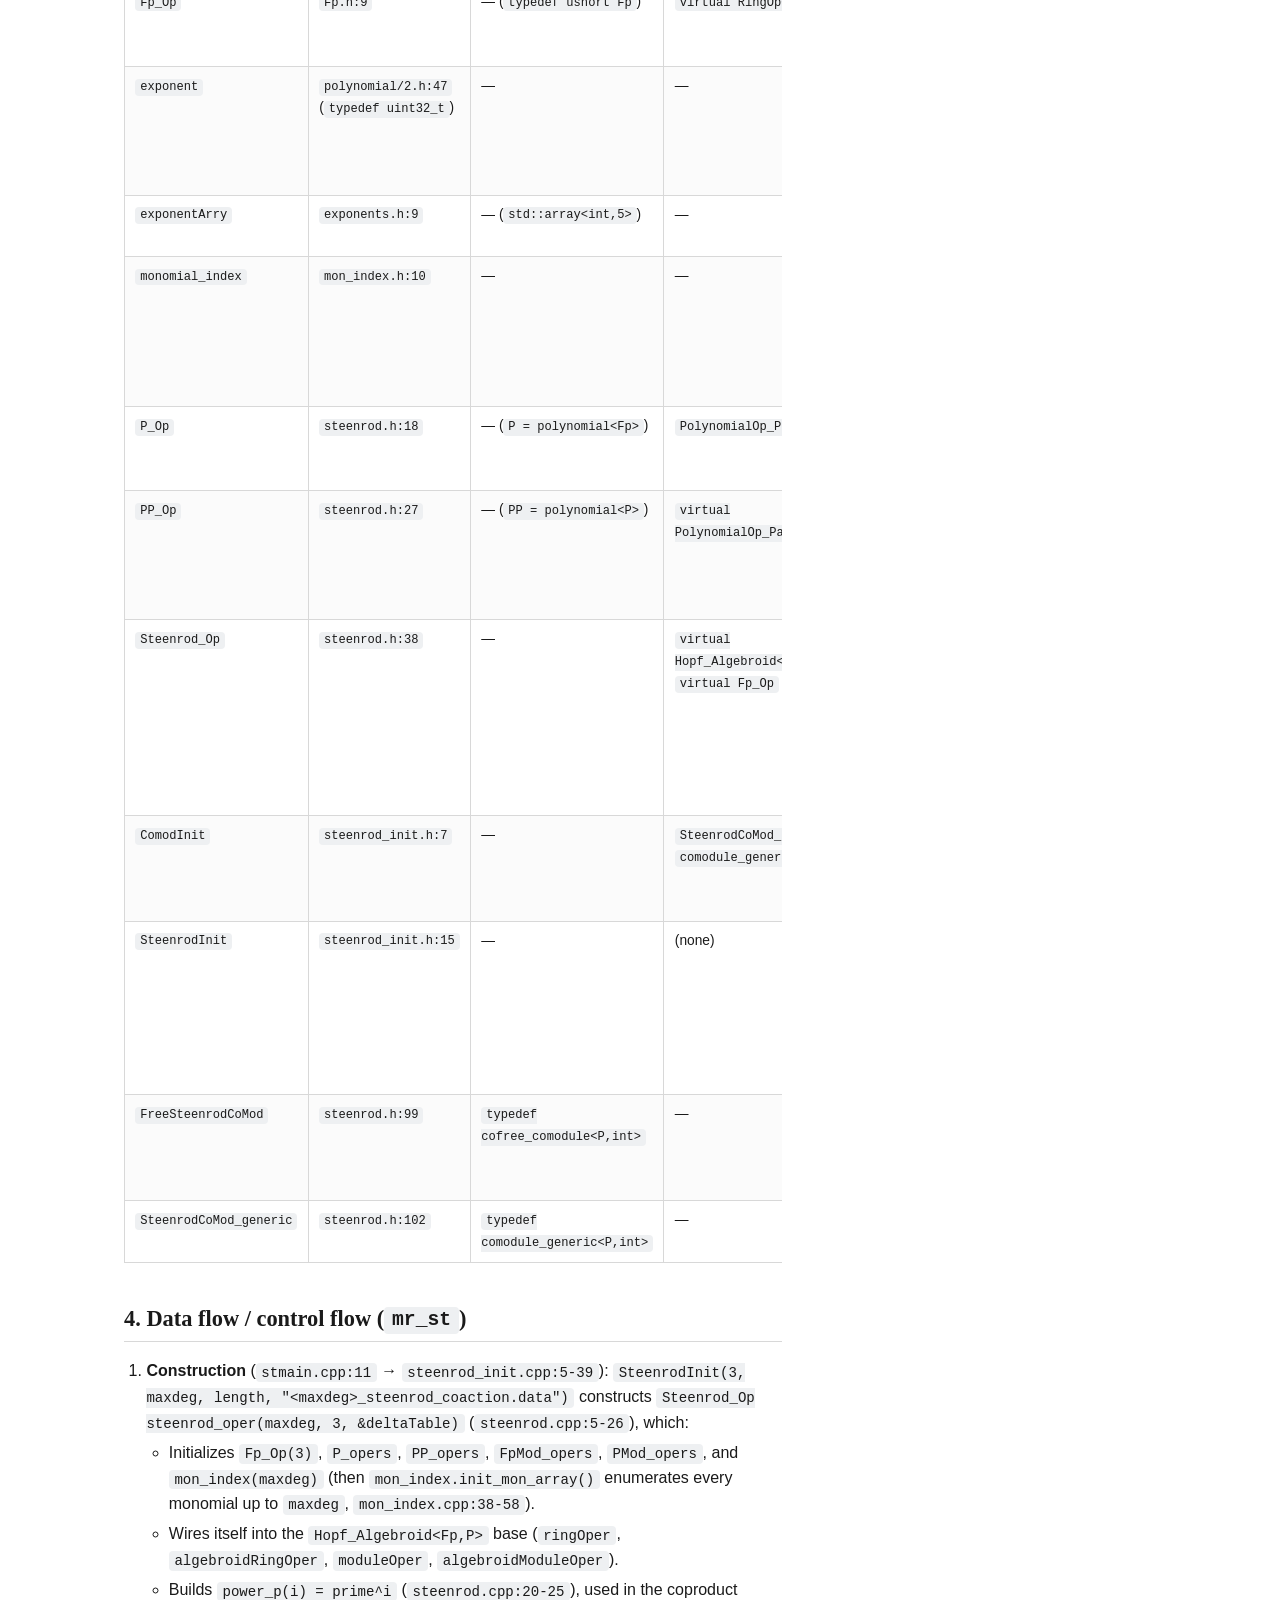
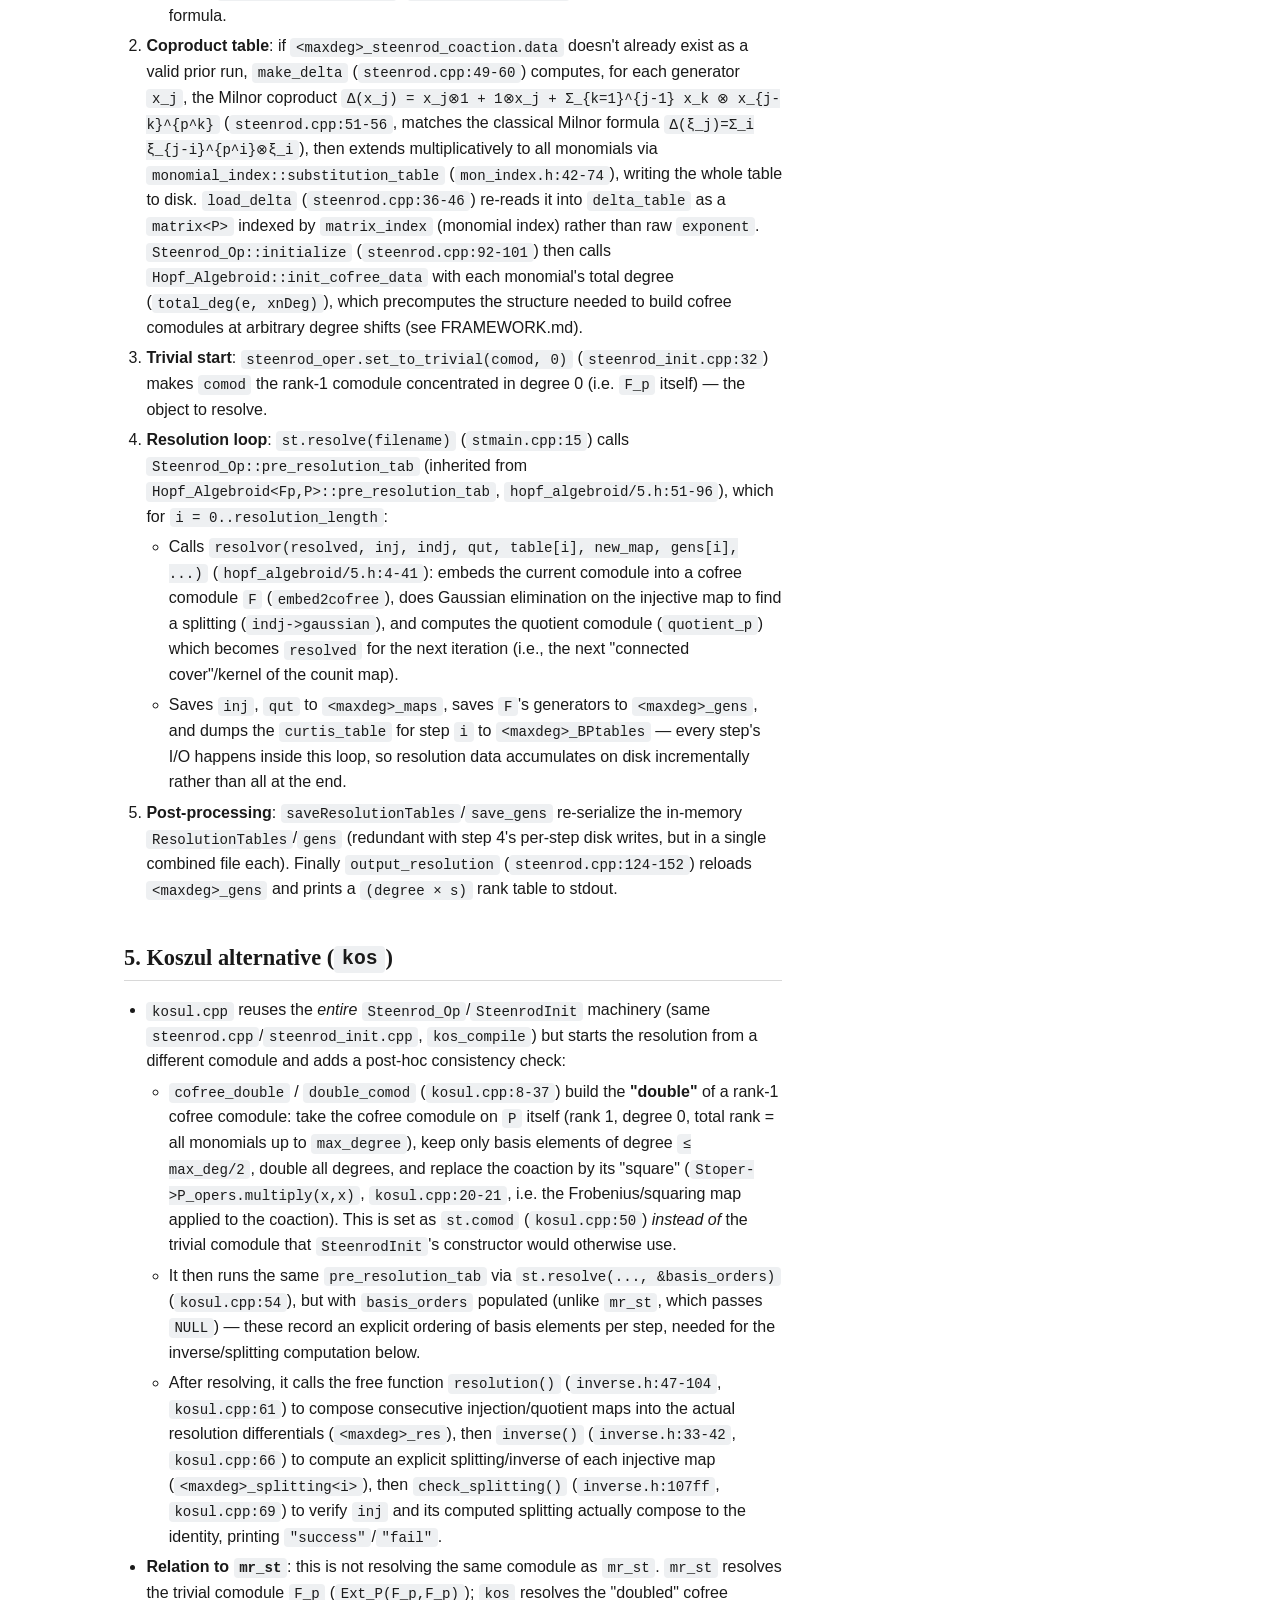
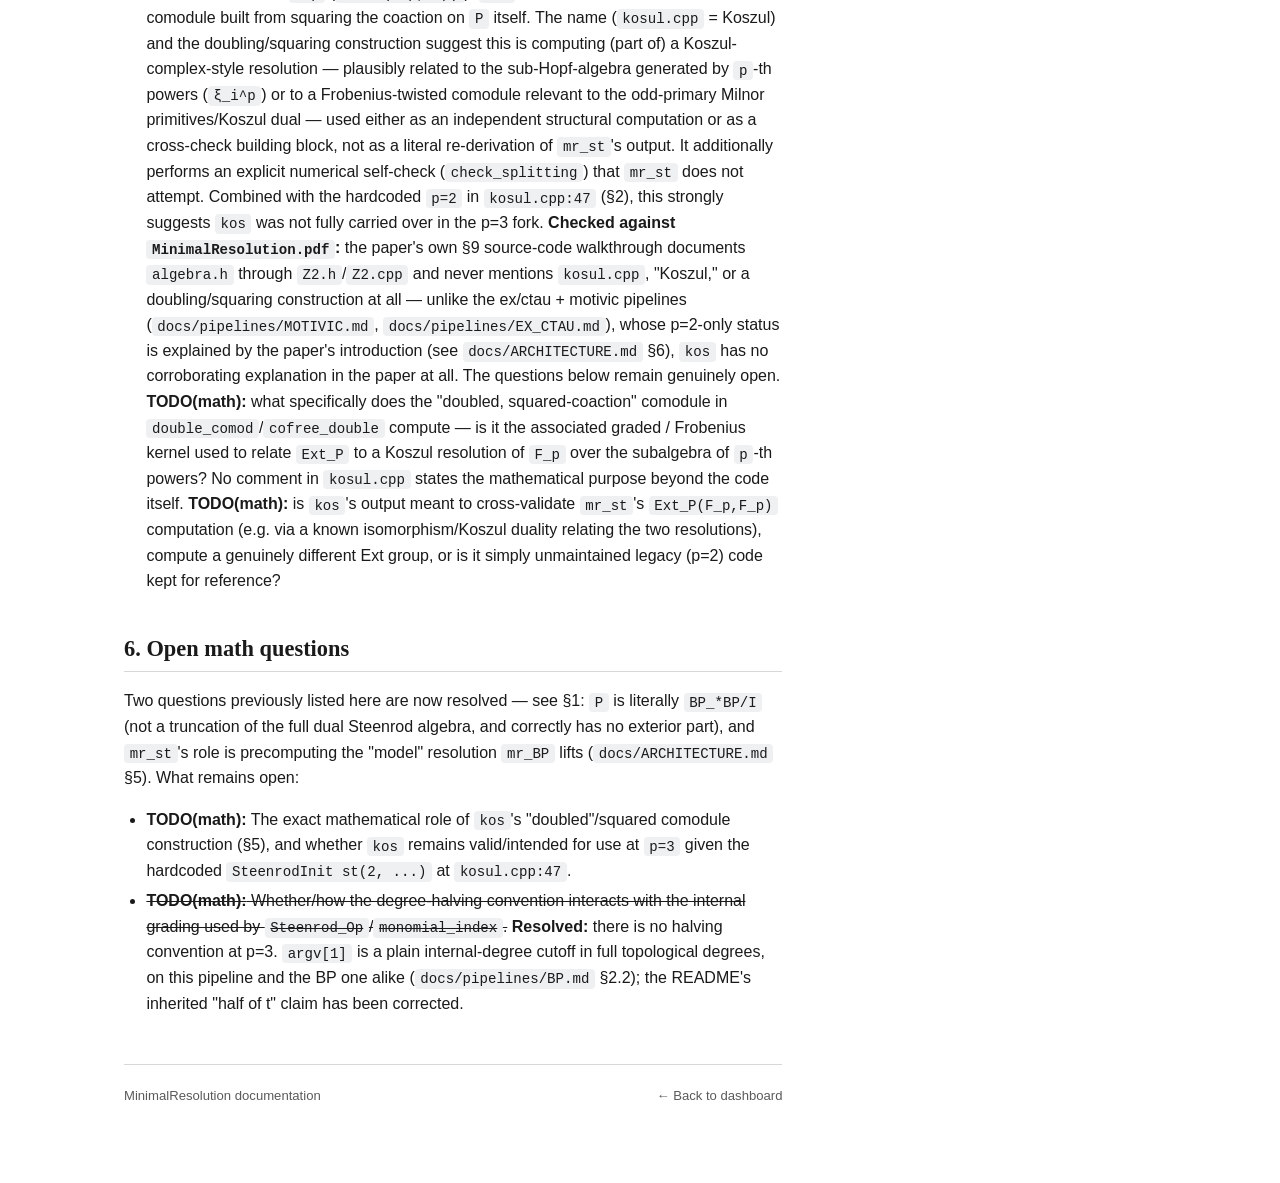
<file: docs/pipelines/STEENROD.html>
<!doctype html>
<html lang="en">
<head>
<meta charset="utf-8">
<meta name="viewport" content="width=device-width, initial-scale=1">
<title>The Steenrod Pipeline (mr_st / kos) — MinimalResolution docs</title>
<link rel="stylesheet" href="../assets/style.css">
</head>
<body>
<div class="topbar">
  <div class="crumbs"><a href="../index.html">docs</a><span class="sep">/</span><span>pipelines</span><span class="sep">/</span><span class="current">STEENROD</span></div>
  <div class="actions">
    <a class="src-link" href="STEENROD.md">.md source</a>
    <button class="theme-toggle" data-theme-toggle type="button">● dark</button>
  </div>
</div>
<div class="page-shell">
  <article>
<h1 id="the-steenrod-pipeline-mr_st-kos">The Steenrod Pipeline (<code>mr_st</code> / <code>kos</code>)<a class="heading-anchor" href="#the-steenrod-pipeline-mr_st-kos">#</a></h1>
<p>Classical Steenrod-algebra layer of the codebase, built on the generic
template framework described in <code>docs/FRAMEWORK.md</code> (<code>matrix&lt;ring&gt;</code>,
<code>ModuleOp</code>, <code>CoModule</code> / <code>comodule_generic</code>, <code>Hopf_Algebroid&lt;ring,algebroid&gt;</code>,
<code>curtis_table</code>, <code>monomial_index</code>, <code>polynomial&lt;ring&gt;</code>). This document covers
only the classical-Steenrod-algebra instantiation of that framework: the
files <code>Fp.*</code>, <code>exponents.*</code>, <code>mon_index.*</code> (usage only), <code>steenrod.*</code>,
<code>steenrod_init.*</code>, <code>stmain.cpp</code>, <code>kosul.cpp</code>.</p>
<h2 id="1-purpose">1. Purpose<a class="heading-anchor" href="#1-purpose">#</a></h2>
<ul>
<li>The object being resolved is <code>P = F_p[x_1,...,x_5]</code> (typedef <code>polynomial&lt;Fp&gt;</code>,
<code>steenrod.h:10</code>), a polynomial ring on ≤5 generators whose degrees
(<code>xnDegs = {0,4,16,52,160,484}</code>, <code>exponents.cpp:31</code>) are <code>2(p^n-1)</code> for
<code>p=3</code> — i.e. the degrees of the Milnor polynomial generators <code>xi_n</code> of the
dual Steenrod algebra <code>A_*</code>. <code>Steenrod_Op</code> equips <code>P</code> with the Milnor
coproduct (<code>steenrod.cpp:51-57</code>, see §4), making it a Hopf algebra (a
<code>Hopf_Algebroid&lt;Fp,P&gt;</code> with the base ring and the algebroid coinciding —
no nontrivial left/right units, <code>steenrod.cpp:81-86</code>).</li>
<li><code>SteenrodInit</code> resolves the trivial comodule <code>F_p</code> (rank 1, degree 0,
<code>steenrod_init.cpp:32</code>, via <code>Hopf_Algebroid::set_to_trivial</code>) by an
injective/cofree resolution in the category of <code>P</code>-comodules. The ranks
and degrees of the resulting cofree comodules (<code>FreeSteenrodCoMod</code>,
<code>steenrod.h:99</code>) at each resolution step <code>s</code> and internal degree <code>t</code> are
exactly <code>dim Ext_P^{s,t}(F_p,F_p)</code>.</li>
<li><strong>Resolved: what <code>P</code> actually is, and why it has no exterior part.</strong>
<code>MinimalResolution.pdf</code> §2 (&quot;Notation&quot;) defines, for the BP Hopf algebroid
<code>(BP_*, BP_*BP)</code> and the invariant ideal <code>I = (p, v1, v2, ...)</code>:
<code>P := BP_*BP/I = F_p[t1, t2, ...]</code>, and states that <code>P</code> is <strong>a
sub-Hopf-algebra of the dual Steenrod algebra</strong>, isomorphic to the whole thing with
degrees doubled <strong>only at <code>p=2</code></strong>. This <code>P</code> — generated by the images
<code>t_i</code> of <code>BP_*BP</code>&#39;s own polynomial generators, not by the dual Steenrod
algebra&#39;s Milnor generators <code>xi_i</code> directly — is <em>exactly</em> the object
<code>steenrod.h</code>&#39;s <code>P = polynomial&lt;Fp&gt;</code> models (the code just names its
generators <code>x_i</code>/<code>xi_i</code> rather than <code>t_i</code>, and the degree match
<code>|v_n| = |xi_n| = 2(p^n-1)</code> noted below is precisely the shared grading of
<code>v_i</code> and <code>t_i</code> under the <code>BP_*BP</code> structure maps, not a coincidence). So
the earlier framing of <code>P</code> as &quot;a truncation of the true dual Steenrod
algebra, missing an exterior part&quot; was imprecise: <code>P = BP_*BP/I</code> is
genuinely <strong>purely polynomial</strong> — it is not supposed to have an exterior
part at all, because the exterior generators of the odd-primary dual
Steenrod algebra live outside <code>BP_*BP/I</code>&#39;s sub-Hopf-algebra. (The
<code>maxVar = 5</code> generator cap, <code>exponents.h:7</code>, is a separate, ordinary
degree-range truncation for computational purposes — nothing to do with
the exterior-part question.)</li>
<li>Per the top-level README and the paper (<code>MinimalResolution.pdf</code> §5, &quot;the
complexity of computing a minimal resolution of <code>M/I</code> has smaller order
than computing a minimal resolution of <code>M</code>&quot;), this <code>Ext_P(F_p,F_p)</code>
computation is the cheap &quot;model&quot; resolution that the BP pipeline&#39;s
<code>mr_BP</code> lifts into an actual <code>BP_*BP</code>-comodule resolution of <code>BP_*</code> — see
<code>docs/ARCHITECTURE.md</code> §5 for the mechanism and the precise sense in which
it&#39;s valid. <code>exponents.cpp</code>&#39;s generator-degree table is reused verbatim by
the BP pipeline for <code>v_n</code> (<code>BP.cpp:118</code> calls <code>total_deg(e,xnDeg)</code>)
because <code>v_n</code> and <code>t_n</code> share their grading by construction, not by an
unexplained numerical coincidence.</li>
</ul>
<h2 id="2-executables">2. Executables<a class="heading-anchor" href="#2-executables">#</a></h2>
<h3 id="mr_st-from-stmaincpp"><code>mr_st</code> (from <code>stmain.cpp</code>)<a class="heading-anchor" href="#mr_st-from-stmaincpp">#</a></h3>
<ul>
<li>Build: <code>sh st_compiling</code> →
<code>g++ -g exponents.cpp Fp.cpp mon_index.cpp steenrod.cpp steenrod_init.cpp stmain.cpp -std=c++11 -I./ -Wall -Wfatal-errors -O0 -fopenmp -o mr_st</code>
(<code>st_compiling</code>).</li>
<li>Usage (README, adapted from the BP example at <code>README.md:28-30</code>):
<code>./mr_st &lt;maxdeg&gt; &lt;resolution-length&gt;</code><ul>
<li><code>argv[1]</code> → <code>maxdeg</code> (<code>stmain.cpp:8</code>): the code passes it straight
through as <code>maxdeg</code> to <code>SteenrodInit</code>/<code>monomial_index</code>, and that is the
internal-degree cutoff, full stop — degrees here are the un-halved
topological ones (<code>xnDeg(n) = 2(3^n-1)</code>, <code>exponents.cpp:31</code>). The
README&#39;s old &quot;half of t&quot; warning was a p=2 carry-over and has been
corrected; measured, <code>./mr_st 24 6</code> prints generator degrees
<code>0 | 4, 12 | 12, 20 | 16, 24 | 24</code> for <code>s = 0..4</code> (nothing at <code>s = 5</code>
in range), i.e. exactly up to <code>t = argv[1]</code>.</li>
<li><code>argv[2]</code> → <code>length</code> (<code>stmain.cpp:9</code>): resolution length <code>s</code>, i.e. number
of resolution steps.</li>
<li>Hardcoded prime: <code>SteenrodInit st(3, maxdeg, length, ...)</code>
(<code>stmain.cpp:11</code>) — always <code>p=3</code> for <code>mr_st</code> in this fork.</li>
</ul>
</li>
<li>Input: <code>&lt;maxdeg&gt;_steenrod_coaction.data</code> — the Milnor-coproduct table. If
absent, <code>SteenrodInit</code>&#39;s constructor (<code>IorO=false</code> default,
<code>steenrod_init.cpp:6-20</code>) computes it via <code>make_delta</code> and writes it before
reloading; so the first run for a given <code>maxdeg</code> self-generates this file,
later runs at the same <code>maxdeg</code> reuse it.</li>
<li>Output (all prefixed <code>&lt;maxdeg&gt;_</code>, <code>stmain.cpp:5-6</code>):<ul>
<li><code>&lt;maxdeg&gt;_maps</code> — injection/quotient matrices per resolution step
(<code>hopf_algebroid/5.h:87-89</code>).</li>
<li><code>&lt;maxdeg&gt;_gens</code> — generator data per step (cofree comodule ranks/degrees).</li>
<li><code>&lt;maxdeg&gt;_BPtables</code> — <code>curtis_table</code> per step, saved for reuse as the
&quot;lifting model&quot; by other Hopf algebroids (comment at
<code>hopf_algebroid/5.h:46</code>) — this is the artifact the downstream BP
pipeline consumes.</li>
<li><code>&lt;maxdeg&gt;_ResTables</code> (<code>SteenrodInit::saveResolutionTables</code>,
<code>steenrod_init.cpp:52-57</code>) and <code>&lt;maxdeg&gt;_gens_data</code>
(<code>SteenrodInit::save_gens</code>, <code>steenrod_init.cpp:60-70</code>) — redundant/derived
dumps of the same tables/generators in a different serialization.</li>
<li>stdout: a human-readable summary table of Ext-group ranks by <code>(s,t)</code>
via <code>Steenrod_Op::output_resolution</code> (<code>stmain.cpp:19</code>, <code>steenrod.cpp:124-152</code>).</li>
</ul>
</li>
<li>Ordering/dependency: none beyond needing (or generating) the
<code>..._steenrod_coaction.data</code> file first; unlike the BP toolchain
(<code>BPtab</code> → <code>mr_BP</code> → <code>mr_st</code>/BP-I ordering in README), <code>mr_st</code> here is
the self-contained classical-Steenrod computation and does not itself
depend on <code>BPtab</code>/<code>mr_BP</code> output.</li>
</ul>
<h3 id="kos-from-kosulcpp"><code>kos</code> (from <code>kosul.cpp</code>)<a class="heading-anchor" href="#kos-from-kosulcpp">#</a></h3>
<ul>
<li>Build: <code>sh kos_compile</code> →
<code>g++ -std=c++11 steenrod.cpp steenrod_init.cpp kosul.cpp mon_index.cpp Fp.cpp exponents.cpp -fopenmp -Wall -I./ -o kos</code>
(<code>kos_compile</code>).</li>
<li>Usage: <code>./kos &lt;maxdeg&gt; &lt;length&gt;</code>, same argument meaning as <code>mr_st</code>
(<code>kosul.cpp:44-45</code>).</li>
<li><strong>Prime is hardcoded to 2</strong>: <code>SteenrodInit st(2, maxdeg, length, ...)</code>
(<code>kosul.cpp:47</code>) — unlike <code>mr_st</code>&#39;s hardcoded <code>p=3</code>. This looks like a
leftover from the pre-fork (p=2) code that was not updated in the p=3
port. <strong>TODO(math)/TODO(code):</strong> is <code>kos</code> still meaningful at <code>p=3</code> for
this fork, or is it dead/unported code retained only for the p=2
original? Nothing in the diffs/comments addresses this.</li>
<li>Output: same <code>&lt;maxdeg&gt;_maps</code> / <code>&lt;maxdeg&gt;_gens</code> / <code>&lt;maxdeg&gt;_ResTables</code> /
<code>&lt;maxdeg&gt;_gens_data</code> as <code>mr_st</code>, plus:<ul>
<li><code>&lt;maxdeg&gt;_res</code> — the composed resolution differentials
(<code>resolution()</code>, <code>inverse.h:47-104</code>).</li>
<li><code>&lt;maxdeg&gt;_splitting&lt;i&gt;</code> — per-step splitting maps (<code>inverse()</code>,
<code>inverse.h:33-42</code>).</li>
<li>stdout: <code>&quot;success&quot;</code>/<code>&quot;fail&quot;</code> from <code>check_splitting</code> (<code>inverse.h:107-...</code>,
called at <code>kosul.cpp:69-71</code>).</li>
</ul>
</li>
</ul>
<h2 id="3-class-catalog">3. Class catalog<a class="heading-anchor" href="#3-class-catalog">#</a></h2>
<div class="table-wrap"><table>
<thead><tr>
<th>Class</th>
<th>File</th>
<th>Template Params</th>
<th>Base Classes</th>
<th>Purpose</th>
</tr>
</thead>
<tbody><tr>
<td><code>Fp_Op</code></td>
<td><code>Fp.h:9</code></td>
<td>— (<code>typedef ushort Fp</code>)</td>
<td><code>virtual RingOp&lt;Fp&gt;</code></td>
<td>Arithmetic mod <code>prime</code> on <code>F_p</code>; <code>inverse()</code> only implemented for <code>p=2,3</code> (<code>Fp.cpp:63-67</code>)</td>
</tr>
<tr>
<td><code>exponent</code></td>
<td><code>polynomial/2.h:47</code> (<code>typedef uint32_t</code>)</td>
<td>—</td>
<td>—</td>
<td>Packed monomial exponent vector, base-mixed-radix encoding (bases <code>xnMaxExpo = {_,128,32,10,4,2}</code>, <code>exponents.cpp:36</code>) up to <code>maxVar=5</code> variables (<code>exponents.h:7</code>)</td>
</tr>
<tr>
<td><code>exponentArry</code></td>
<td><code>exponents.h:9</code></td>
<td>— (<code>std::array&lt;int,5&gt;</code>)</td>
<td>—</td>
<td>Unpacked (per-variable) form of an <code>exponent</code>, via <code>unpack</code>/<code>pack</code></td>
</tr>
<tr>
<td><code>monomial_index</code></td>
<td><code>mon_index.h:10</code></td>
<td>—</td>
<td>—</td>
<td>Enumerates/indexes all monomials in <code>P</code> up to <code>max_degree</code>; shared verbatim with the generic framework (see FRAMEWORK.md) — used here specifically to index monomials in <code>xi_1..xi_5</code></td>
</tr>
<tr>
<td><code>P_Op</code></td>
<td><code>steenrod.h:18</code></td>
<td>— (<code>P = polynomial&lt;Fp&gt;</code>)</td>
<td><code>PolynomialOp_Para&lt;Fp&gt;</code></td>
<td>Ring/module operations on <code>P</code>; <code>construct(k,i)</code> builds the monomial <code>x_k^i</code> (<code>steenrod.cpp:104-106</code>)</td>
</tr>
<tr>
<td><code>PP_Op</code></td>
<td><code>steenrod.h:27</code></td>
<td>— (<code>PP = polynomial&lt;P&gt;</code>)</td>
<td><code>virtual PolynomialOp_Para&lt;P&gt;</code></td>
<td>Operations on <code>P⊗P</code> (represented as <code>polynomial&lt;P&gt;</code>); <code>construct(k1,i1,k2,i2)</code> builds <code>x_{k1}^{i1} ⊗ x_{k2}^{i2}</code> (<code>steenrod.cpp:109-111</code>)</td>
</tr>
<tr>
<td><code>Steenrod_Op</code></td>
<td><code>steenrod.h:38</code></td>
<td>—</td>
<td><code>virtual Hopf_Algebroid&lt;Fp,P&gt;</code>, <code>virtual Fp_Op</code></td>
<td>The Hopf algebra structure on <code>P</code>: owns <code>P_opers</code>, <code>PP_opers</code>, module operations (<code>FpMod_opers</code>, <code>PMod_opers</code>), the <code>monomial_index</code>, and the coproduct table (<code>delta_table</code>); implements <code>etaL</code>/<code>etaR</code> (both identity, <code>steenrod.cpp:81-86</code>), <code>delta</code>, <code>algebroid2vector</code>/<code>vector2algebroid</code></td>
</tr>
<tr>
<td><code>ComodInit</code></td>
<td><code>steenrod_init.h:7</code></td>
<td>—</td>
<td><code>SteenrodCoMod_generic</code> (= <code>comodule_generic&lt;P,int&gt;</code>)</td>
<td>Owns the backing <code>matrix_mem&lt;P&gt; coaction_matrix</code> and constructs the initial (later overwritten-to-trivial) comodule</td>
</tr>
<tr>
<td><code>SteenrodInit</code></td>
<td><code>steenrod_init.h:15</code></td>
<td>—</td>
<td>(none)</td>
<td>Top-level driver: constructs <code>Steenrod_Op</code>, loads/builds the coproduct table, sets <code>comod</code> to the trivial comodule, owns the <code>curtis_table</code> vector, and exposes <code>resolve()</code> / <code>saveResolutionTables()</code> / <code>save_gens()</code></td>
</tr>
<tr>
<td><code>FreeSteenrodCoMod</code></td>
<td><code>steenrod.h:99</code></td>
<td><code>typedef cofree_comodule&lt;P,int&gt;</code></td>
<td>—</td>
<td>Cofree <code>P</code>-comodule with <code>int</code> internal degree; specializes <code>underlyingDeg</code>/<code>add_degree</code> as identity/<code>a+b</code> (<code>steenrod.cpp:114-121</code>)</td>
</tr>
<tr>
<td><code>SteenrodCoMod_generic</code></td>
<td><code>steenrod.h:102</code></td>
<td><code>typedef comodule_generic&lt;P,int&gt;</code></td>
<td>—</td>
<td>Generic (non-cofree) <code>P</code>-comodule type used for the resolvent at each step</td>
</tr>
</tbody>
</table></div>
<h2 id="4-data-flow-control-flow-mr_st">4. Data flow / control flow (<code>mr_st</code>)<a class="heading-anchor" href="#4-data-flow-control-flow-mr_st">#</a></h2>
<ol>
<li><strong>Construction</strong> (<code>stmain.cpp:11</code> → <code>steenrod_init.cpp:5-39</code>):
<code>SteenrodInit(3, maxdeg, length, &quot;&lt;maxdeg&gt;_steenrod_coaction.data&quot;)</code>
constructs <code>Steenrod_Op steenrod_oper(maxdeg, 3, &amp;deltaTable)</code>
(<code>steenrod.cpp:5-26</code>), which:<ul>
<li>Initializes <code>Fp_Op(3)</code>, <code>P_opers</code>, <code>PP_opers</code>, <code>FpMod_opers</code>,
<code>PMod_opers</code>, and <code>mon_index(maxdeg)</code> (then <code>mon_index.init_mon_array()</code>
enumerates every monomial up to <code>maxdeg</code>, <code>mon_index.cpp:38-58</code>).</li>
<li>Wires itself into the <code>Hopf_Algebroid&lt;Fp,P&gt;</code> base (<code>ringOper</code>,
<code>algebroidRingOper</code>, <code>moduleOper</code>, <code>algebroidModuleOper</code>).</li>
<li>Builds <code>power_p(i) = prime^i</code> (<code>steenrod.cpp:20-25</code>), used in the
coproduct formula.</li>
</ul>
</li>
<li><strong>Coproduct table</strong>: if <code>&lt;maxdeg&gt;_steenrod_coaction.data</code> doesn&#39;t already
exist as a valid prior run, <code>make_delta</code> (<code>steenrod.cpp:49-60</code>) computes,
for each generator <code>x_j</code>, the Milnor coproduct
<code>Δ(x_j) = x_j⊗1 + 1⊗x_j + Σ_{k=1}^{j-1} x_k ⊗ x_{j-k}^{p^k}</code>
(<code>steenrod.cpp:51-56</code>, matches the classical Milnor formula
<code>Δ(ξ_j)=Σ_i ξ_{j-i}^{p^i}⊗ξ_i</code>), then extends multiplicatively to all
monomials via <code>monomial_index::substitution_table</code>
(<code>mon_index.h:42-74</code>), writing the whole table to disk. <code>load_delta</code>
(<code>steenrod.cpp:36-46</code>) re-reads it into <code>delta_table</code> as a <code>matrix&lt;P&gt;</code>
indexed by <code>matrix_index</code> (monomial index) rather than raw <code>exponent</code>.
<code>Steenrod_Op::initialize</code> (<code>steenrod.cpp:92-101</code>) then calls
<code>Hopf_Algebroid::init_cofree_data</code> with each monomial&#39;s total degree
(<code>total_deg(e, xnDeg)</code>), which precomputes the structure needed to
build cofree comodules at arbitrary degree shifts (see FRAMEWORK.md).</li>
<li><strong>Trivial start</strong>: <code>steenrod_oper.set_to_trivial(comod, 0)</code>
(<code>steenrod_init.cpp:32</code>) makes <code>comod</code> the rank-1 comodule concentrated
in degree 0 (i.e. <code>F_p</code> itself) — the object to resolve.</li>
<li><strong>Resolution loop</strong>: <code>st.resolve(filename)</code> (<code>stmain.cpp:15</code>) calls
<code>Steenrod_Op::pre_resolution_tab</code> (inherited from
<code>Hopf_Algebroid&lt;Fp,P&gt;::pre_resolution_tab</code>, <code>hopf_algebroid/5.h:51-96</code>),
which for <code>i = 0..resolution_length</code>:<ul>
<li>Calls <code>resolvor(resolved, inj, indj, qut, table[i], new_map, gens[i], ...)</code>
(<code>hopf_algebroid/5.h:4-41</code>): embeds the current comodule into a cofree
comodule <code>F</code> (<code>embed2cofree</code>), does Gaussian elimination on the
injective map to find a splitting (<code>indj-&gt;gaussian</code>), and computes the
quotient comodule (<code>quotient_p</code>) which becomes <code>resolved</code> for the next
iteration (i.e., the next &quot;connected cover&quot;/kernel of the counit map).</li>
<li>Saves <code>inj</code>, <code>qut</code> to <code>&lt;maxdeg&gt;_maps</code>, saves <code>F</code>&#39;s generators to
<code>&lt;maxdeg&gt;_gens</code>, and dumps the <code>curtis_table</code> for step <code>i</code> to
<code>&lt;maxdeg&gt;_BPtables</code> — every step&#39;s I/O happens inside this loop, so
resolution data accumulates on disk incrementally rather than all at
the end.</li>
</ul>
</li>
<li><strong>Post-processing</strong>: <code>saveResolutionTables</code>/<code>save_gens</code> re-serialize the
in-memory <code>ResolutionTables</code>/<code>gens</code> (redundant with step 4&#39;s per-step
disk writes, but in a single combined file each). Finally
<code>output_resolution</code> (<code>steenrod.cpp:124-152</code>) reloads <code>&lt;maxdeg&gt;_gens</code> and
prints a <code>(degree × s)</code> rank table to stdout.</li>
</ol>
<h2 id="5-koszul-alternative-kos">5. Koszul alternative (<code>kos</code>)<a class="heading-anchor" href="#5-koszul-alternative-kos">#</a></h2>
<ul>
<li><code>kosul.cpp</code> reuses the <em>entire</em> <code>Steenrod_Op</code>/<code>SteenrodInit</code> machinery
(same <code>steenrod.cpp</code>/<code>steenrod_init.cpp</code>, <code>kos_compile</code>) but starts the
resolution from a different comodule and adds a post-hoc consistency
check:<ul>
<li><code>cofree_double</code> / <code>double_comod</code> (<code>kosul.cpp:8-37</code>) build the <strong>&quot;double&quot;</strong>
of a rank-1 cofree comodule: take the cofree comodule on <code>P</code> itself
(rank 1, degree 0, total rank = all monomials up to <code>max_degree</code>), keep
only basis elements of degree <code>≤ max_deg/2</code>, double all degrees, and
replace the coaction by its &quot;square&quot; (<code>Stoper-&gt;P_opers.multiply(x,x)</code>,
<code>kosul.cpp:20-21</code>, i.e. the Frobenius/squaring map applied to the
coaction). This is set as <code>st.comod</code> (<code>kosul.cpp:50</code>) <em>instead of</em> the
trivial comodule that <code>SteenrodInit</code>&#39;s constructor would otherwise use.</li>
<li>It then runs the same <code>pre_resolution_tab</code> via <code>st.resolve(..., &amp;basis_orders)</code> (<code>kosul.cpp:54</code>), but with <code>basis_orders</code> populated (unlike
<code>mr_st</code>, which passes <code>NULL</code>) — these record an explicit ordering of
basis elements per step, needed for the inverse/splitting computation
below.</li>
<li>After resolving, it calls the free function <code>resolution()</code>
(<code>inverse.h:47-104</code>, <code>kosul.cpp:61</code>) to compose consecutive
injection/quotient maps into the actual resolution differentials
(<code>&lt;maxdeg&gt;_res</code>), then <code>inverse()</code> (<code>inverse.h:33-42</code>, <code>kosul.cpp:66</code>) to
compute an explicit splitting/inverse of each injective map
(<code>&lt;maxdeg&gt;_splitting&lt;i&gt;</code>), then <code>check_splitting()</code>
(<code>inverse.h:107ff</code>, <code>kosul.cpp:69</code>) to verify <code>inj</code> and its computed
splitting actually compose to the identity, printing <code>&quot;success&quot;</code>/<code>&quot;fail&quot;</code>.</li>
</ul>
</li>
<li><strong>Relation to <code>mr_st</code></strong>: this is not resolving the same comodule as
<code>mr_st</code>. <code>mr_st</code> resolves the trivial comodule <code>F_p</code>
(<code>Ext_P(F_p,F_p)</code>); <code>kos</code> resolves the &quot;doubled&quot; cofree comodule built
from squaring the coaction on <code>P</code> itself. The name (<code>kosul.cpp</code> = Koszul)
and the doubling/squaring construction suggest this is computing (part
of) a Koszul-complex-style resolution — plausibly related to the
sub-Hopf-algebra generated by <code>p</code>-th powers (<code>ξ_i^p</code>) or to a
Frobenius-twisted comodule relevant to the odd-primary Milnor
primitives/Koszul dual — used either as an independent structural
computation or as a cross-check building block, not as a literal
re-derivation of <code>mr_st</code>&#39;s output. It additionally performs an explicit
numerical self-check (<code>check_splitting</code>) that <code>mr_st</code> does not attempt.
Combined with the hardcoded <code>p=2</code> in <code>kosul.cpp:47</code> (§2), this strongly
suggests <code>kos</code> was not fully carried over in the p=3 fork. <strong>Checked
against <code>MinimalResolution.pdf</code>:</strong> the paper&#39;s own §9 source-code
walkthrough documents <code>algebra.h</code> through <code>Z2.h</code>/<code>Z2.cpp</code> and never
mentions <code>kosul.cpp</code>, &quot;Koszul,&quot; or a doubling/squaring construction at
all — unlike the ex/ctau + motivic pipelines (<code>docs/pipelines/MOTIVIC.md</code>,
<code>docs/pipelines/EX_CTAU.md</code>), whose p=2-only status is explained by the
paper&#39;s introduction (see <code>docs/ARCHITECTURE.md</code> §6), <code>kos</code> has no
corroborating explanation in the paper at all. The questions below remain
genuinely open.
<strong>TODO(math):</strong> what specifically does the &quot;doubled, squared-coaction&quot;
comodule in <code>double_comod</code>/<code>cofree_double</code> compute — is it the associated
graded / Frobenius kernel used to relate <code>Ext_P</code> to a Koszul resolution
of <code>F_p</code> over the subalgebra of <code>p</code>-th powers? No comment in <code>kosul.cpp</code>
states the mathematical purpose beyond the code itself.
<strong>TODO(math):</strong> is <code>kos</code>&#39;s output meant to cross-validate <code>mr_st</code>&#39;s
<code>Ext_P(F_p,F_p)</code> computation (e.g. via a known isomorphism/Koszul duality
relating the two resolutions), compute a genuinely different Ext group,
or is it simply unmaintained legacy (p=2) code kept for reference?</li>
</ul>
<h2 id="6-open-math-questions">6. Open math questions<a class="heading-anchor" href="#6-open-math-questions">#</a></h2>
<p>Two questions previously listed here are now resolved — see §1: <code>P</code> is
literally <code>BP_*BP/I</code> (not a truncation of the full dual Steenrod algebra,
and correctly has no exterior part), and <code>mr_st</code>&#39;s role is precomputing the
&quot;model&quot; resolution <code>mr_BP</code> lifts (<code>docs/ARCHITECTURE.md</code> §5). What remains
open:</p>
<ul>
<li><strong>TODO(math):</strong> The exact mathematical role of <code>kos</code>&#39;s &quot;doubled&quot;/squared
comodule construction (§5), and whether <code>kos</code> remains valid/intended for
use at <code>p=3</code> given the hardcoded <code>SteenrodInit st(2, ...)</code> at
<code>kosul.cpp:47</code>.</li>
<li><del><strong>TODO(math):</strong> Whether/how the degree-halving convention interacts with
the internal grading used by <code>Steenrod_Op</code>/<code>monomial_index</code>.</del>
<strong>Resolved:</strong> there is no halving convention at p=3. <code>argv[1]</code> is a plain
internal-degree cutoff in full topological degrees, on this pipeline and
the BP one alike (<code>docs/pipelines/BP.md</code> §2.2); the README&#39;s inherited
&quot;half of t&quot; claim has been corrected.</li>
</ul>

  <footer class="page-footer">
    <span>MinimalResolution documentation</span>
    <a href="../index.html">&larr; Back to dashboard</a>
  </footer>
  </article>
  <nav id="toc" aria-label="Table of contents"></nav>
</div>
<script src="../assets/page.js"></script>
</body>
</html>
</file>
<file: docs/assets/style.css>
/* Shared styles for MinimalResolution docs (dashboard + rendered markdown pages) */

:root {
  color-scheme: light dark;
  --bg: #ffffff;
  --fg: #1a1a1a;
  --muted: #5a5a5a;
  --border: #d8d8d8;
  --card: #f7f7f8;
  --accent: #2a5db0;
  --accent-bg: #eaf1fc;
  --warn-bg: #fff4e5;
  --warn-border: #e0a637;
  --mono-bg: #eef0f2;
  --good: #1f7a3d;
}
:root[data-theme="dark"] {
  --bg: #14161a;
  --fg: #e8e8ea;
  --muted: #a0a4ab;
  --border: #33363c;
  --card: #1c1f24;
  --accent: #6fa3ff;
  --accent-bg: #1b2940;
  --warn-bg: #332a12;
  --warn-border: #b8862c;
  --mono-bg: #23262c;
  --good: #4fbf78;
}
@media (prefers-color-scheme: dark) {
  :root:not([data-theme="light"]) {
    --bg: #14161a;
    --fg: #e8e8ea;
    --muted: #a0a4ab;
    --border: #33363c;
    --card: #1c1f24;
    --accent: #6fa3ff;
    --accent-bg: #1b2940;
    --warn-bg: #332a12;
    --warn-border: #b8862c;
    --mono-bg: #23262c;
    --good: #4fbf78;
  }
}

* { box-sizing: border-box; }

html { scroll-behavior: smooth; }

body {
  background: var(--bg);
  color: var(--fg);
  font-family: -apple-system, BlinkMacSystemFont, "Segoe UI", Helvetica, Arial, sans-serif;
  line-height: 1.6;
  margin: 0;
}

/* Reading-page shell: sticky topbar + centered column + optional side TOC */
.topbar {
  position: sticky;
  top: 0;
  z-index: 10;
  display: flex;
  align-items: center;
  justify-content: space-between;
  gap: 1rem;
  padding: 0.65rem 1.25rem;
  background: color-mix(in srgb, var(--bg) 88%, transparent);
  backdrop-filter: blur(8px);
  border-bottom: 1px solid var(--border);
  font-size: 0.85rem;
}
.topbar .crumbs { color: var(--muted); white-space: nowrap; overflow: hidden; text-overflow: ellipsis; }
.topbar .crumbs a { color: var(--muted); }
.topbar .crumbs a:hover { color: var(--accent); }
.topbar .crumbs .sep { margin: 0 0.4em; opacity: 0.5; }
.topbar .crumbs .current { color: var(--fg); font-weight: 600; }
.topbar .actions { display: flex; align-items: center; gap: 0.6rem; flex-shrink: 0; }

.theme-toggle, .src-link {
  font-family: ui-monospace, SFMono-Regular, Menlo, Consolas, monospace;
  font-size: 0.78rem;
  color: var(--muted);
  background: var(--card);
  border: 1px solid var(--border);
  border-radius: 6px;
  padding: 0.3em 0.6em;
  cursor: pointer;
}
.theme-toggle:hover, .src-link:hover { color: var(--accent); border-color: var(--accent); text-decoration: none; }

.page-shell {
  display: grid;
  grid-template-columns: minmax(0, 74ch) 220px;
  gap: 3rem;
  max-width: 1080px;
  margin: 0 auto;
  padding: 2.5rem 1.5rem 6rem;
  align-items: start;
}
@media (max-width: 900px) {
  .page-shell { grid-template-columns: minmax(0, 1fr); }
  #toc { display: none; }
}

#toc {
  position: sticky;
  top: 4.5rem;
  font-size: 0.82rem;
  border-left: 1px solid var(--border);
  padding-left: 1rem;
  max-height: calc(100vh - 6rem);
  overflow-y: auto;
}
#toc .toc-title { text-transform: uppercase; letter-spacing: 0.06em; font-size: 0.72rem; color: var(--muted); margin-bottom: 0.6rem; }
#toc ul { list-style: none; margin: 0; padding: 0; }
#toc li { margin: 0.35rem 0; }
#toc a { color: var(--muted); display: block; }
#toc a:hover, #toc a.active { color: var(--accent); }
#toc .lvl-3 { padding-left: 0.9rem; }

/* Typography for long-form content */
article { min-width: 0; }

article h1, article h2, article h3, article h4 {
  font-family: ui-serif, Georgia, "Iowan Old Style", "Palatino Linotype", "Times New Roman", serif;
  text-wrap: balance;
  line-height: 1.25;
  font-weight: 600;
}
article h1 { font-size: 2rem; margin: 0 0 0.5rem; }
article h2 {
  font-size: 1.4rem;
  margin: 2.6rem 0 1rem;
  padding-bottom: 0.5rem;
  border-bottom: 1px solid var(--border);
}
article h3 { font-size: 1.12rem; margin: 2rem 0 0.75rem; }
article h4 { font-size: 0.98rem; margin: 1.5rem 0 0.5rem; }
article h2:first-child, article h3:first-child { margin-top: 0; }

.heading-anchor {
  opacity: 0;
  margin-left: 0.5em;
  color: var(--muted);
  font-weight: 400;
  text-decoration: none;
  font-family: ui-monospace, monospace;
  font-size: 0.8em;
}
h1:hover .heading-anchor, h2:hover .heading-anchor, h3:hover .heading-anchor, h4:hover .heading-anchor { opacity: 1; }

.subtitle-lede {
  color: var(--muted);
  font-size: 1.05rem;
  margin-top: 0.25rem;
}

article p, article li { max-width: 74ch; }
article ul, article ol { padding-left: 1.4rem; }
article li { margin: 0.3rem 0; }
article li > ul, article li > ol { margin-top: 0.3rem; }

article a { color: var(--accent); text-decoration: none; }
article a:hover { text-decoration: underline; }

article strong { font-weight: 650; }

article code {
  font-family: ui-monospace, SFMono-Regular, Menlo, Consolas, monospace;
  font-size: 0.88em;
  background: var(--mono-bg);
  padding: 0.12em 0.4em;
  border-radius: 4px;
}

article pre {
  background: var(--mono-bg);
  border: 1px solid var(--border);
  border-radius: 8px;
  padding: 0.9rem 1.1rem;
  overflow-x: auto;
  font-size: 0.84rem;
  line-height: 1.55;
}
article pre code { background: none; padding: 0; border-radius: 0; }

article blockquote {
  margin: 1rem 0;
  padding: 0.6rem 1rem;
  border-left: 3px solid var(--warn-border);
  background: var(--warn-bg);
  color: var(--fg);
}

.table-wrap { overflow-x: auto; margin: 1rem 0; }
article table { border-collapse: collapse; width: 100%; font-size: 0.86rem; }
article th, article td { border: 1px solid var(--border); padding: 0.5rem 0.65rem; text-align: left; vertical-align: top; }
article th { background: var(--card); font-family: ui-serif, Georgia, serif; }
article tr:nth-child(even) td { background: color-mix(in srgb, var(--card) 55%, transparent); }

article hr { border: none; border-top: 1px solid var(--border); margin: 2.5rem 0; }

/* Mermaid diagrams: render if the library loads, otherwise the code fallback below is already legible */
.mermaid-wrap { margin: 1.2rem 0; }
.mermaid-wrap .mermaid { display: flex; justify-content: center; background: var(--card); border: 1px solid var(--border); border-radius: 8px; padding: 1rem; overflow-x: auto; }
.mermaid-fallback-note { font-size: 0.75rem; color: var(--muted); margin-top: 0.35rem; }

footer.page-footer {
  margin-top: 3rem;
  padding-top: 1.25rem;
  border-top: 1px solid var(--border);
  color: var(--muted);
  font-size: 0.82rem;
  display: flex;
  justify-content: space-between;
  gap: 1rem;
  flex-wrap: wrap;
}
footer.page-footer a { color: var(--muted); }
footer.page-footer a:hover { color: var(--accent); }
</file>
